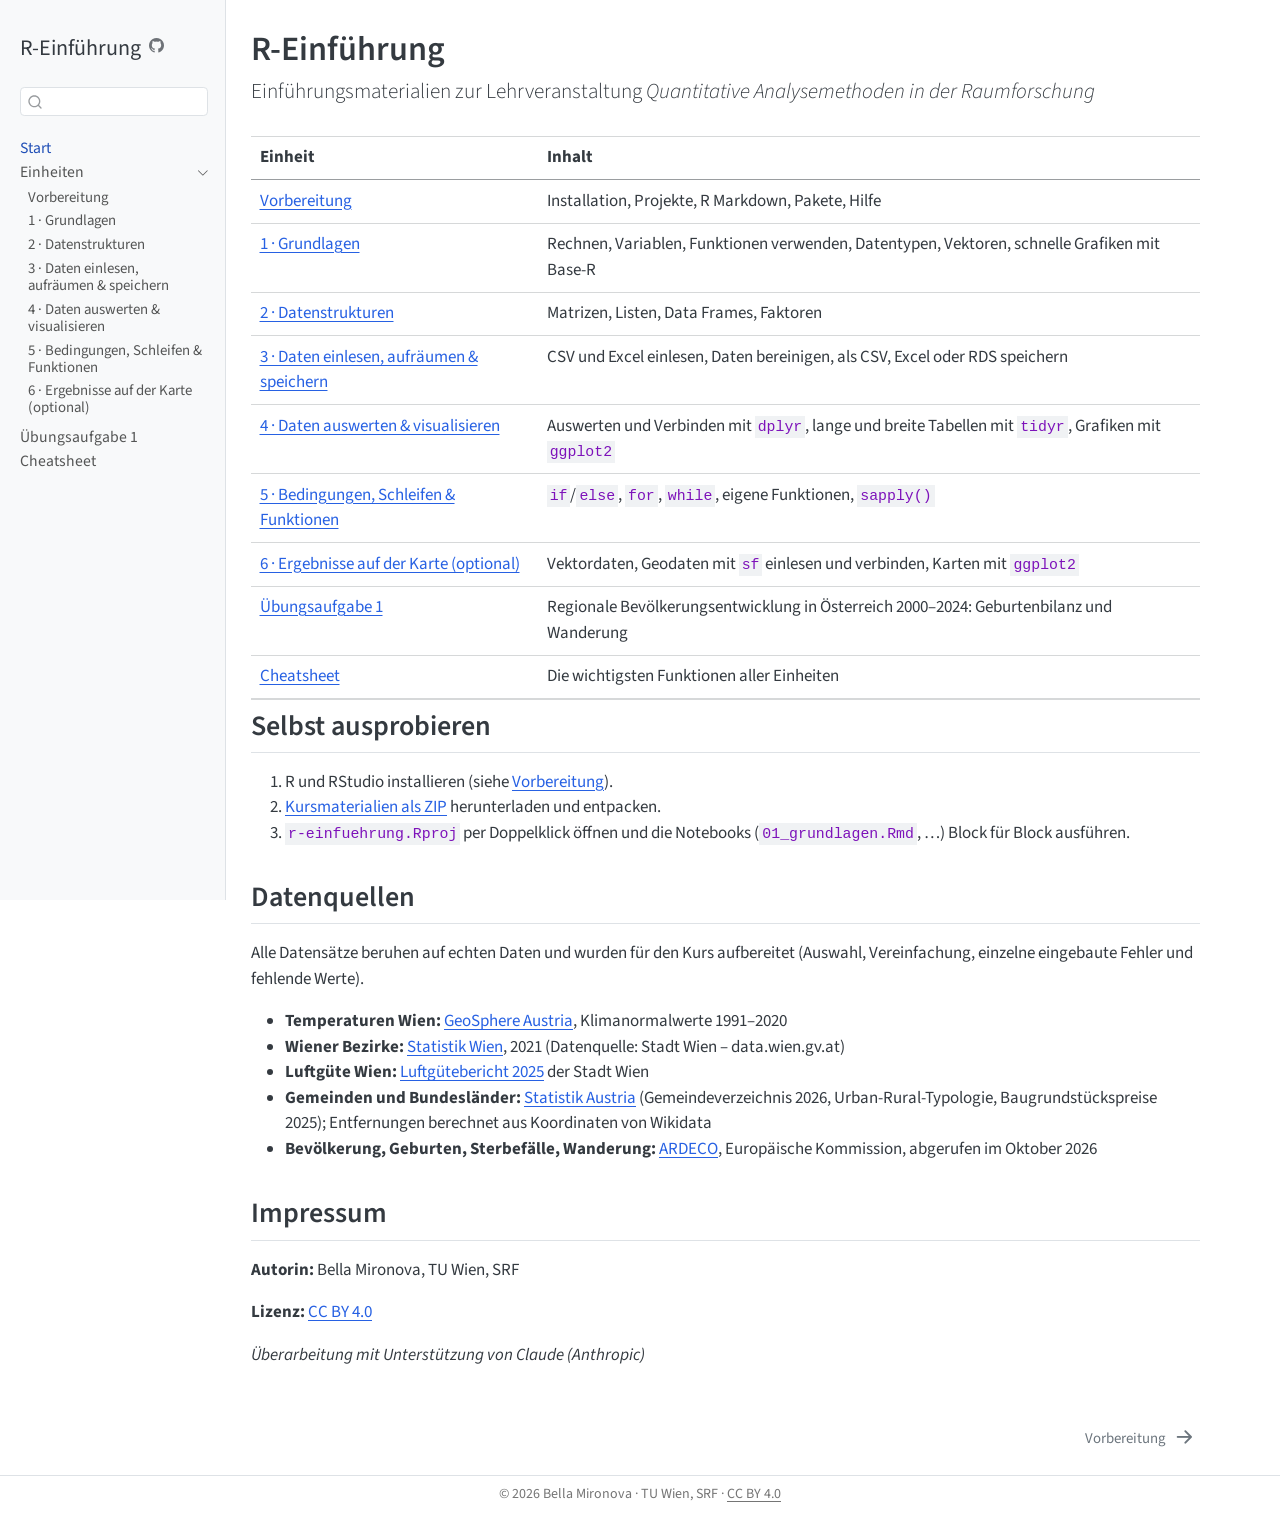
<file: docs/index.html>
<!DOCTYPE html>
<html xmlns="http://www.w3.org/1999/xhtml" lang="de" xml:lang="de"><head>

<meta charset="utf-8">
<meta name="generator" content="quarto-1.10.18">

<meta name="viewport" content="width=device-width, initial-scale=1.0, user-scalable=yes">


<title>R-Einführung</title>
<style>
/* Default styles provided by pandoc.
** See https://pandoc.org/MANUAL.html#variables-for-html for config info.
*/
span.smallcaps{font-variant: small-caps;}
div.columns{display: flex; gap: 1.5em;}
div.column{flex: auto;}
@media screen {
div.columns{gap: min(4vw, 1.5em);}
div.column{overflow-x: auto;}
}
div.hanging-indent{margin-left: 1.5em; text-indent: -1.5em;}
ul.task-list{list-style: none;}
ul.task-list li input[type="checkbox"] {
  width: 0.8em;
  margin: 0 0.8em 0.2em -1em; /* quarto-specific, see https://github.com/quarto-dev/quarto-cli/issues/4556 */ 
  vertical-align: middle;
}
</style>


<script src="site_libs/quarto-nav/quarto-nav.js"></script>
<script src="site_libs/quarto-nav/headroom.min.js"></script>
<script src="site_libs/clipboard/clipboard.min.js"></script>
<script src="site_libs/quarto-search/autocomplete.umd.js"></script>
<script src="site_libs/quarto-search/fuse.min.js"></script>
<script src="site_libs/quarto-search/quarto-search.js"></script>
<meta name="quarto:offset" content="./">
<link href="./vorbereitung.html" rel="next">
<script src="site_libs/quarto-html/quarto.js" type="module"></script>
<script src="site_libs/quarto-html/tabsets/tabsets.js" type="module"></script>
<script src="site_libs/quarto-html/popper.min.js"></script>
<script src="site_libs/quarto-html/tippy.umd.min.js"></script>
<script src="site_libs/quarto-html/anchor.min.js"></script>
<link href="site_libs/quarto-html/tippy.css" rel="stylesheet">
<link href="site_libs/quarto-html/quarto-syntax-highlighting-64a204ab8560d761af7679ceaba22944.css" rel="stylesheet" id="quarto-text-highlighting-styles">
<script src="site_libs/bootstrap/bootstrap.min.js"></script>
<link href="site_libs/bootstrap/bootstrap-icons.css" rel="stylesheet">
<link href="site_libs/bootstrap/bootstrap-b780e26fcea2d1faebb34e9a9f24195f.min.css" rel="stylesheet" append-hash="true" id="quarto-bootstrap" data-mode="light">
<script id="quarto-search-options" type="application/json">{
  "location": "sidebar",
  "copy-button": false,
  "collapse-after": 3,
  "panel-placement": "start",
  "type": "textbox",
  "limit": 50,
  "keyboard-shortcut": [
    "f",
    "/",
    "s"
  ],
  "show-item-context": false,
  "language": {
    "search-no-results-text": "Keine Treffer",
    "search-matching-documents-text": "Treffer",
    "search-copy-link-title": "Link in die Suche kopieren",
    "search-hide-matches-text": "Zusätzliche Treffer verbergen",
    "search-more-match-text": "weitere Treffer in diesem Dokument",
    "search-more-matches-text": "weitere Treffer in diesem Dokument",
    "search-clear-button-title": "Zurücksetzen",
    "search-text-placeholder": "",
    "search-detached-cancel-button-title": "Abbrechen",
    "search-submit-button-title": "Abschicken",
    "search-label": "Suchen"
  }
}</script>


<link rel="stylesheet" href="styles.css">
</head>

<body class="nav-sidebar docked fullcontent quarto-light">

<div id="quarto-search-results"></div>
  <header id="quarto-header" class="headroom fixed-top">
  <nav class="quarto-secondary-nav">
    <div class="container-fluid d-flex">
      <button type="button" class="quarto-btn-toggle btn" data-bs-toggle="collapse" role="button" data-bs-target=".quarto-sidebar-collapse-item" aria-controls="quarto-sidebar" aria-expanded="false" aria-label="Seitenleiste umschalten" onclick="if (window.quartoToggleHeadroom) { window.quartoToggleHeadroom(); }">
        <i class="bi bi-layout-text-sidebar-reverse"></i>
      </button>
        <nav class="quarto-page-breadcrumbs" aria-label="breadcrumb"><ol class="breadcrumb"><li class="breadcrumb-item"><a href="./index.html">Start</a></li></ol></nav>
        <a class="flex-grow-1" role="navigation" data-bs-toggle="collapse" data-bs-target=".quarto-sidebar-collapse-item" aria-controls="quarto-sidebar" aria-expanded="false" aria-label="Seitenleiste umschalten" onclick="if (window.quartoToggleHeadroom) { window.quartoToggleHeadroom(); }">      
        </a>
      <button type="button" class="btn quarto-search-button" aria-label="Suchen" onclick="window.quartoOpenSearch();">
        <i class="bi bi-search"></i>
      </button>
    </div>
  </nav>
</header>
<!-- content -->
<div id="quarto-content" class="quarto-container page-columns page-rows-contents page-layout-article">
<!-- sidebar -->
  <nav id="quarto-sidebar" class="sidebar collapse collapse-horizontal quarto-sidebar-collapse-item sidebar-navigation docked overflow-auto">
    <div class="pt-lg-2 mt-2 text-left sidebar-header">
    <div class="sidebar-title mb-0 py-0">
      <a href="./">R-Einführung</a> 
        <div class="sidebar-tools-main">
    <a href="https://github.com/bella-mir/r-einfuehrung" title="" class="quarto-navigation-tool px-1" aria-label=""><i class="bi bi-github"></i></a>
</div>
    </div>
      </div>
        <div class="mt-2 flex-shrink-0 align-items-center">
        <div class="sidebar-search">
        <div id="quarto-search" class="" title="Suchen"></div>
        </div>
        </div>
    <div class="sidebar-menu-container"> 
    <ul class="list-unstyled mt-1">
        <li class="sidebar-item">
  <div class="sidebar-item-container"> 
  <a href="./index.html" class="sidebar-item-text sidebar-link active">
 <span class="menu-text">Start</span></a>
  </div>
</li>
        <li class="sidebar-item sidebar-item-section">
      <div class="sidebar-item-container"> 
            <a class="sidebar-item-text sidebar-link text-start" data-bs-toggle="collapse" data-bs-target="#quarto-sidebar-section-1" role="navigation" aria-expanded="true">
 <span class="menu-text">Einheiten</span></a>
          <a class="sidebar-item-toggle text-start" data-bs-toggle="collapse" data-bs-target="#quarto-sidebar-section-1" role="navigation" aria-expanded="true" aria-label="Abschnitt umschalten">
            <i class="bi bi-chevron-right ms-2"></i>
          </a> 
      </div>
      <ul id="quarto-sidebar-section-1" class="collapse list-unstyled sidebar-section depth1 show">  
          <li class="sidebar-item">
  <div class="sidebar-item-container"> 
  <a href="./vorbereitung.html" class="sidebar-item-text sidebar-link">
 <span class="menu-text">Vorbereitung</span></a>
  </div>
</li>
          <li class="sidebar-item">
  <div class="sidebar-item-container"> 
  <a href="./einheit-1.html" class="sidebar-item-text sidebar-link">
 <span class="menu-text">1 · Grundlagen</span></a>
  </div>
</li>
          <li class="sidebar-item">
  <div class="sidebar-item-container"> 
  <a href="./einheit-2.html" class="sidebar-item-text sidebar-link">
 <span class="menu-text">2 · Datenstrukturen</span></a>
  </div>
</li>
          <li class="sidebar-item">
  <div class="sidebar-item-container"> 
  <a href="./einheit-3.html" class="sidebar-item-text sidebar-link">
 <span class="menu-text">3 · Daten einlesen, aufräumen &amp; speichern</span></a>
  </div>
</li>
          <li class="sidebar-item">
  <div class="sidebar-item-container"> 
  <a href="./einheit-4.html" class="sidebar-item-text sidebar-link">
 <span class="menu-text">4 · Daten auswerten &amp; visualisieren</span></a>
  </div>
</li>
          <li class="sidebar-item">
  <div class="sidebar-item-container"> 
  <a href="./einheit-5.html" class="sidebar-item-text sidebar-link">
 <span class="menu-text">5 · Bedingungen, Schleifen &amp; Funktionen</span></a>
  </div>
</li>
          <li class="sidebar-item">
  <div class="sidebar-item-container"> 
  <a href="./einheit-6.html" class="sidebar-item-text sidebar-link">
 <span class="menu-text">6 · Ergebnisse auf der Karte (optional)</span></a>
  </div>
</li>
      </ul>
  </li>
        <li class="sidebar-item">
  <div class="sidebar-item-container"> 
  <a href="./uebungsaufgabe-1.html" class="sidebar-item-text sidebar-link">
 <span class="menu-text">Übungsaufgabe 1</span></a>
  </div>
</li>
        <li class="sidebar-item">
  <div class="sidebar-item-container"> 
  <a href="./cheatsheet.html" class="sidebar-item-text sidebar-link">
 <span class="menu-text">Cheatsheet</span></a>
  </div>
</li>
    </ul>
    </div>
</nav>
<div id="quarto-sidebar-glass" class="quarto-sidebar-collapse-item" data-bs-toggle="collapse" data-bs-target=".quarto-sidebar-collapse-item"></div>
<!-- margin-sidebar -->
    
<!-- main -->
<main class="content" id="quarto-document-content">

<header id="title-block-header" class="quarto-title-block default">
<div class="quarto-title">
<h1 class="title">R-Einführung</h1>
<p class="subtitle lead">Einführungsmaterialien zur Lehrveranstaltung <em>Quantitative Analysemethoden in der Raumforschung</em></p>
</div>



<div class="quarto-title-meta">

    
  
    
  </div>
  


</header>


<table class="caption-top table">
<thead>
<tr class="header">
<th>Einheit</th>
<th>Inhalt</th>
</tr>
</thead>
<tbody>
<tr class="odd">
<td><a href="./vorbereitung.html">Vorbereitung</a></td>
<td>Installation, Projekte, R Markdown, Pakete, Hilfe</td>
</tr>
<tr class="even">
<td><a href="./einheit-1.html">1 · Grundlagen</a></td>
<td>Rechnen, Variablen, Funktionen verwenden, Datentypen, Vektoren, schnelle Grafiken mit Base-R</td>
</tr>
<tr class="odd">
<td><a href="./einheit-2.html">2 · Datenstrukturen</a></td>
<td>Matrizen, Listen, Data Frames, Faktoren</td>
</tr>
<tr class="even">
<td><a href="./einheit-3.html">3 · Daten einlesen, aufräumen &amp; speichern</a></td>
<td>CSV und Excel einlesen, Daten bereinigen, als CSV, Excel oder RDS speichern</td>
</tr>
<tr class="odd">
<td><a href="./einheit-4.html">4 · Daten auswerten &amp; visualisieren</a></td>
<td>Auswerten und Verbinden mit <code>dplyr</code>, lange und breite Tabellen mit <code>tidyr</code>, Grafiken mit <code>ggplot2</code></td>
</tr>
<tr class="even">
<td><a href="./einheit-5.html">5 · Bedingungen, Schleifen &amp; Funktionen</a></td>
<td><code>if</code>/<code>else</code>, <code>for</code>, <code>while</code>, eigene Funktionen, <code>sapply()</code></td>
</tr>
<tr class="odd">
<td><a href="./einheit-6.html">6 · Ergebnisse auf der Karte (optional)</a></td>
<td>Vektordaten, Geodaten mit <code>sf</code> einlesen und verbinden, Karten mit <code>ggplot2</code></td>
</tr>
<tr class="even">
<td><a href="./uebungsaufgabe-1.html">Übungsaufgabe 1</a></td>
<td>Regionale Bevölkerungsentwicklung in Österreich 2000–2024: Geburtenbilanz und Wanderung</td>
</tr>
<tr class="odd">
<td><a href="./cheatsheet.html">Cheatsheet</a></td>
<td>Die wichtigsten Funktionen aller Einheiten</td>
</tr>
</tbody>
</table>
<section id="selbst-ausprobieren" class="level2">
<h2 class="anchored" data-anchor-id="selbst-ausprobieren">Selbst ausprobieren</h2>
<ol type="1">
<li>R und RStudio installieren (siehe <a href="./vorbereitung.html#installation">Vorbereitung</a>).</li>
<li><a href="https://github.com/bella-mir/r-einfuehrung/archive/refs/heads/main.zip">Kursmaterialien als ZIP</a> herunterladen und entpacken.</li>
<li><code>r-einfuehrung.Rproj</code> per Doppelklick öffnen und die Notebooks (<code>01_grundlagen.Rmd</code>, …) Block für Block ausführen.</li>
</ol>
</section>
<section id="datenquellen" class="level2">
<h2 class="anchored" data-anchor-id="datenquellen">Datenquellen</h2>
<p>Alle Datensätze beruhen auf echten Daten und wurden für den Kurs aufbereitet (Auswahl, Vereinfachung, einzelne eingebaute Fehler und fehlende Werte).</p>
<ul>
<li><strong>Temperaturen Wien:</strong> <a href="https://www.geosphere.at">GeoSphere Austria</a>, Klimanormalwerte 1991–2020</li>
<li><strong>Wiener Bezirke:</strong> <a href="https://www.wien.gv.at/statistik/bezirksdaten">Statistik Wien</a>, 2021 (Datenquelle: Stadt Wien – data.wien.gv.at)</li>
<li><strong>Luftgüte Wien:</strong> <a href="https://www.wien.gv.at/spezial/luftguetebericht/">Luftgütebericht 2025</a> der Stadt Wien</li>
<li><strong>Gemeinden und Bundesländer:</strong> <a href="https://www.statistik.at">Statistik Austria</a> (Gemeindeverzeichnis 2026, Urban-Rural-Typologie, Baugrundstückspreise 2025); Entfernungen berechnet aus Koordinaten von Wikidata</li>
<li><strong>Bevölkerung, Geburten, Sterbefälle, Wanderung:</strong> <a href="https://urban.jrc.ec.europa.eu/ardeco">ARDECO</a>, Europäische Kommission, abgerufen im Oktober 2026</li>
</ul>
</section>
<section id="impressum" class="level2">
<h2 class="anchored" data-anchor-id="impressum">Impressum</h2>
<p><strong>Autorin:</strong> Bella Mironova, TU Wien, SRF</p>
<p><strong>Lizenz:</strong> <a href="https://creativecommons.org/licenses/by/4.0/deed.de">CC BY 4.0</a></p>
<p><em>Überarbeitung mit Unterstützung von Claude (Anthropic)</em></p>


</section>

</main> <!-- /main -->
<script id="quarto-html-after-body" type="application/javascript">
  window.document.addEventListener("DOMContentLoaded", function (event) {
    const icon = "";
    const anchorJS = new window.AnchorJS();
    anchorJS.options = {
      placement: 'right',
      icon: icon
    };
    anchorJS.add('.anchored');
    const isCodeAnnotation = (el) => {
      for (const clz of el.classList) {
        if (clz.startsWith('code-annotation-')) {                     
          return true;
        }
      }
      return false;
    }
    const onCopySuccess = function(e) {
      // button target
      const button = e.trigger;
      // don't keep focus
      button.blur();
      // flash "checked"
      button.classList.add('code-copy-button-checked');
      var currentTitle = button.getAttribute("title");
      button.setAttribute("title", "Kopiert");
      let tooltip;
      if (window.bootstrap) {
        button.setAttribute("data-bs-toggle", "tooltip");
        button.setAttribute("data-bs-placement", "left");
        button.setAttribute("data-bs-title", "Kopiert");
        tooltip = new bootstrap.Tooltip(button, 
          { trigger: "manual", 
            customClass: "code-copy-button-tooltip",
            offset: [0, -8]});
        tooltip.show();    
      }
      setTimeout(function() {
        if (tooltip) {
          tooltip.hide();
          button.removeAttribute("data-bs-title");
          button.removeAttribute("data-bs-toggle");
          button.removeAttribute("data-bs-placement");
        }
        button.setAttribute("title", currentTitle);
        button.classList.remove('code-copy-button-checked');
      }, 1000);
      // clear code selection
      e.clearSelection();
    }
    const getTextToCopy = function(trigger) {
      const outerScaffold = trigger.parentElement.cloneNode(true);
      const codeEl = outerScaffold.querySelector('code');
      for (const childEl of codeEl.children) {
        if (isCodeAnnotation(childEl)) {
          childEl.remove();
        }
      }
      return codeEl.innerText;
    }
    const clipboard = new window.ClipboardJS('.code-copy-button:not([data-in-quarto-modal])', {
      text: getTextToCopy
    });
    clipboard.on('success', onCopySuccess);
    if (window.document.getElementById('quarto-embedded-source-code-modal')) {
      const clipboardModal = new window.ClipboardJS('.code-copy-button[data-in-quarto-modal]', {
        text: getTextToCopy,
        container: window.document.getElementById('quarto-embedded-source-code-modal')
      });
      clipboardModal.on('success', onCopySuccess);
    }
      var localhostRegex = new RegExp(/^(?:http|https):\/\/localhost\:?[0-9]*\//);
      var mailtoRegex = new RegExp(/^mailto:/);
        var filterRegex = new RegExp('/' + window.location.host + '/');
      var isInternal = (href) => {
          return filterRegex.test(href) || localhostRegex.test(href) || mailtoRegex.test(href);
      }
      // Inspect non-navigation links and adorn them if external
     var links = window.document.querySelectorAll('a[href]:not(.nav-link):not(.navbar-brand):not(.toc-action):not(.sidebar-link):not(.sidebar-item-toggle):not(.pagination-link):not(.no-external):not([aria-hidden]):not(.dropdown-item):not(.quarto-navigation-tool):not(.about-link)');
      for (var i=0; i<links.length; i++) {
        const link = links[i];
        if (!isInternal(link.href)) {
          // undo the damage that might have been done by quarto-nav.js in the case of
          // links that we want to consider external
          if (link.dataset.originalHref !== undefined) {
            link.href = link.dataset.originalHref;
          }
        }
      }
    function tippyHover(el, contentFn, onTriggerFn, onUntriggerFn) {
      const config = {
        allowHTML: true,
        maxWidth: 500,
        delay: 100,
        arrow: false,
        appendTo: function(el) {
            return el.parentElement;
        },
        interactive: true,
        interactiveBorder: 10,
        theme: 'quarto',
        placement: 'bottom-start',
      };
      if (contentFn) {
        config.content = contentFn;
      }
      if (onTriggerFn) {
        config.onTrigger = onTriggerFn;
      }
      if (onUntriggerFn) {
        config.onUntrigger = onUntriggerFn;
      }
      window.tippy(el, config); 
    }
    const noterefs = window.document.querySelectorAll('a[role="doc-noteref"]');
    for (var i=0; i<noterefs.length; i++) {
      const ref = noterefs[i];
      tippyHover(ref, function() {
        // use id or data attribute instead here
        let href = ref.getAttribute('data-footnote-href') || ref.getAttribute('href');
        try { href = new URL(href).hash; } catch {}
        const id = href.replace(/^#\/?/, "");
        const note = window.document.getElementById(id);
        if (note) {
          return note.innerHTML;
        } else {
          return "";
        }
      });
    }
    const xrefs = window.document.querySelectorAll('a.quarto-xref');
    const processXRef = (id, note) => {
      // Strip column container classes
      const stripColumnClz = (el) => {
        el.classList.remove("page-full", "page-columns");
        if (el.children) {
          for (const child of el.children) {
            stripColumnClz(child);
          }
        }
      }
      stripColumnClz(note)
      if (id === null || id.startsWith('sec-')) {
        // Special case sections, only their first couple elements
        const container = document.createElement("div");
        if (note.children && note.children.length > 2) {
          container.appendChild(note.children[0].cloneNode(true));
          for (let i = 1; i < note.children.length; i++) {
            const child = note.children[i];
            if (child.tagName === "P" && child.innerText === "") {
              continue;
            } else {
              container.appendChild(child.cloneNode(true));
              break;
            }
          }
          if (window.Quarto?.typesetMath) {
            window.Quarto.typesetMath(container);
          }
          return container.innerHTML
        } else {
          if (window.Quarto?.typesetMath) {
            window.Quarto.typesetMath(note);
          }
          return note.innerHTML;
        }
      } else {
        // Remove any anchor links if they are present
        const anchorLink = note.querySelector('a.anchorjs-link');
        if (anchorLink) {
          anchorLink.remove();
        }
        if (window.Quarto?.typesetMath) {
          window.Quarto.typesetMath(note);
        }
        if (note.classList.contains("callout")) {
          return note.outerHTML;
        } else {
          return note.innerHTML;
        }
      }
    }
    for (var i=0; i<xrefs.length; i++) {
      const xref = xrefs[i];
      tippyHover(xref, undefined, function(instance) {
        instance.disable();
        let url = xref.getAttribute('href');
        let hash = undefined; 
        if (url.startsWith('#')) {
          hash = url;
        } else {
          try { hash = new URL(url).hash; } catch {}
        }
        if (hash) {
          const id = hash.replace(/^#\/?/, "");
          const note = window.document.getElementById(id);
          if (note !== null) {
            try {
              const html = processXRef(id, note.cloneNode(true));
              instance.setContent(html);
            } finally {
              instance.enable();
              instance.show();
            }
          } else {
            // See if we can fetch this
            fetch(url.split('#')[0])
            .then(res => res.text())
            .then(html => {
              const parser = new DOMParser();
              const htmlDoc = parser.parseFromString(html, "text/html");
              const note = htmlDoc.getElementById(id);
              if (note !== null) {
                const html = processXRef(id, note);
                instance.setContent(html);
              } 
            }).finally(() => {
              instance.enable();
              instance.show();
            });
          }
        } else {
          // See if we can fetch a full url (with no hash to target)
          // This is a special case and we should probably do some content thinning / targeting
          fetch(url)
          .then(res => res.text())
          .then(html => {
            const parser = new DOMParser();
            const htmlDoc = parser.parseFromString(html, "text/html");
            const note = htmlDoc.querySelector('main.content');
            if (note !== null) {
              // This should only happen for chapter cross references
              // (since there is no id in the URL)
              // remove the first header
              if (note.children.length > 0 && note.children[0].tagName === "HEADER") {
                note.children[0].remove();
              }
              const html = processXRef(null, note);
              instance.setContent(html);
            } 
          }).finally(() => {
            instance.enable();
            instance.show();
          });
        }
      }, function(instance) {
      });
    }
        let selectedAnnoteEl;
        const selectorForAnnotation = ( cell, annotation) => {
          let cellAttr = 'data-code-cell="' + cell + '"';
          let lineAttr = 'data-code-annotation="' +  annotation + '"';
          const selector = 'span[' + cellAttr + '][' + lineAttr + ']';
          return selector;
        }
        const selectCodeLines = (annoteEl) => {
          const doc = window.document;
          const targetCell = annoteEl.getAttribute("data-target-cell");
          const targetAnnotation = annoteEl.getAttribute("data-target-annotation");
          const annoteSpan = window.document.querySelector(selectorForAnnotation(targetCell, targetAnnotation));
          const lines = annoteSpan.getAttribute("data-code-lines").split(",");
          const lineIds = lines.map((line) => {
            return targetCell + "-" + line;
          })
          let top = null;
          let height = null;
          let parent = null;
          if (lineIds.length > 0) {
              //compute the position of the single el (top and bottom and make a div)
              const el = window.document.getElementById(lineIds[0]);
              top = el.offsetTop;
              height = el.offsetHeight;
              parent = el.parentElement.parentElement;
            if (lineIds.length > 1) {
              const lastEl = window.document.getElementById(lineIds[lineIds.length - 1]);
              const bottom = lastEl.offsetTop + lastEl.offsetHeight;
              height = bottom - top;
            }
            if (top !== null && height !== null && parent !== null) {
              // cook up a div (if necessary) and position it 
              let div = window.document.getElementById("code-annotation-line-highlight");
              if (div === null) {
                div = window.document.createElement("div");
                div.setAttribute("id", "code-annotation-line-highlight");
                div.style.position = 'absolute';
                parent.appendChild(div);
              }
              div.style.top = top - 2 + "px";
              div.style.height = height + 4 + "px";
              div.style.left = 0;
              let gutterDiv = window.document.getElementById("code-annotation-line-highlight-gutter");
              if (gutterDiv === null) {
                gutterDiv = window.document.createElement("div");
                gutterDiv.setAttribute("id", "code-annotation-line-highlight-gutter");
                gutterDiv.style.position = 'absolute';
                const codeCell = window.document.getElementById(targetCell);
                const gutter = codeCell.querySelector('.code-annotation-gutter');
                gutter.appendChild(gutterDiv);
              }
              gutterDiv.style.top = top - 2 + "px";
              gutterDiv.style.height = height + 4 + "px";
            }
            selectedAnnoteEl = annoteEl;
          }
        };
        const unselectCodeLines = () => {
          const elementsIds = ["code-annotation-line-highlight", "code-annotation-line-highlight-gutter"];
          elementsIds.forEach((elId) => {
            const div = window.document.getElementById(elId);
            if (div) {
              div.remove();
            }
          });
          selectedAnnoteEl = undefined;
        };
          // Handle positioning of the toggle
      window.addEventListener(
        "resize",
        throttle(() => {
          elRect = undefined;
          if (selectedAnnoteEl) {
            selectCodeLines(selectedAnnoteEl);
          }
        }, 10)
      );
      function throttle(fn, ms) {
      let throttle = false;
      let timer;
        return (...args) => {
          if(!throttle) { // first call gets through
              fn.apply(this, args);
              throttle = true;
          } else { // all the others get throttled
              if(timer) clearTimeout(timer); // cancel #2
              timer = setTimeout(() => {
                fn.apply(this, args);
                timer = throttle = false;
              }, ms);
          }
        };
      }
        // Attach click handler to the DT
        const annoteDls = window.document.querySelectorAll('dt[data-target-cell]');
        for (const annoteDlNode of annoteDls) {
          annoteDlNode.addEventListener('click', (event) => {
            const clickedEl = event.target;
            if (clickedEl !== selectedAnnoteEl) {
              unselectCodeLines();
              const activeEl = window.document.querySelector('dt[data-target-cell].code-annotation-active');
              if (activeEl) {
                activeEl.classList.remove('code-annotation-active');
              }
              selectCodeLines(clickedEl);
              clickedEl.classList.add('code-annotation-active');
            } else {
              // Unselect the line
              unselectCodeLines();
              clickedEl.classList.remove('code-annotation-active');
            }
          });
        }
    const findCites = (el) => {
      const parentEl = el.parentElement;
      if (parentEl) {
        const cites = parentEl.dataset.cites;
        if (cites) {
          return {
            el,
            cites: cites.split(' ')
          };
        } else {
          return findCites(el.parentElement)
        }
      } else {
        return undefined;
      }
    };
    var bibliorefs = window.document.querySelectorAll('a[role="doc-biblioref"]');
    for (var i=0; i<bibliorefs.length; i++) {
      const ref = bibliorefs[i];
      const citeInfo = findCites(ref);
      if (citeInfo) {
        tippyHover(citeInfo.el, function() {
          var popup = window.document.createElement('div');
          citeInfo.cites.forEach(function(cite) {
            var citeDiv = window.document.createElement('div');
            citeDiv.classList.add('hanging-indent');
            citeDiv.classList.add('csl-entry');
            var biblioDiv = window.document.getElementById('ref-' + cite);
            if (biblioDiv) {
              citeDiv.innerHTML = biblioDiv.innerHTML;
            }
            popup.appendChild(citeDiv);
          });
          return popup.innerHTML;
        });
      }
    }
  });
  </script>
<nav class="page-navigation">
  <div class="nav-page nav-page-previous">
  </div>
  <div class="nav-page nav-page-next">
      <a href="./vorbereitung.html" class="pagination-link" aria-label="Vorbereitung">
        <span class="nav-page-text">Vorbereitung</span> <i class="bi bi-arrow-right-short"></i>
      </a>
  </div>
</nav>
</div> <!-- /content -->
<footer class="footer">
  <div class="nav-footer">
    <div class="nav-footer-left">
      &nbsp;
    </div>   
    <div class="nav-footer-center">
<p>© 2026 Bella Mironova · TU Wien, SRF · <a href="https://creativecommons.org/licenses/by/4.0/deed.de">CC BY 4.0</a></p>
</div>
    <div class="nav-footer-right">
      &nbsp;
    </div>
  </div>
</footer>




</body></html>
</file>
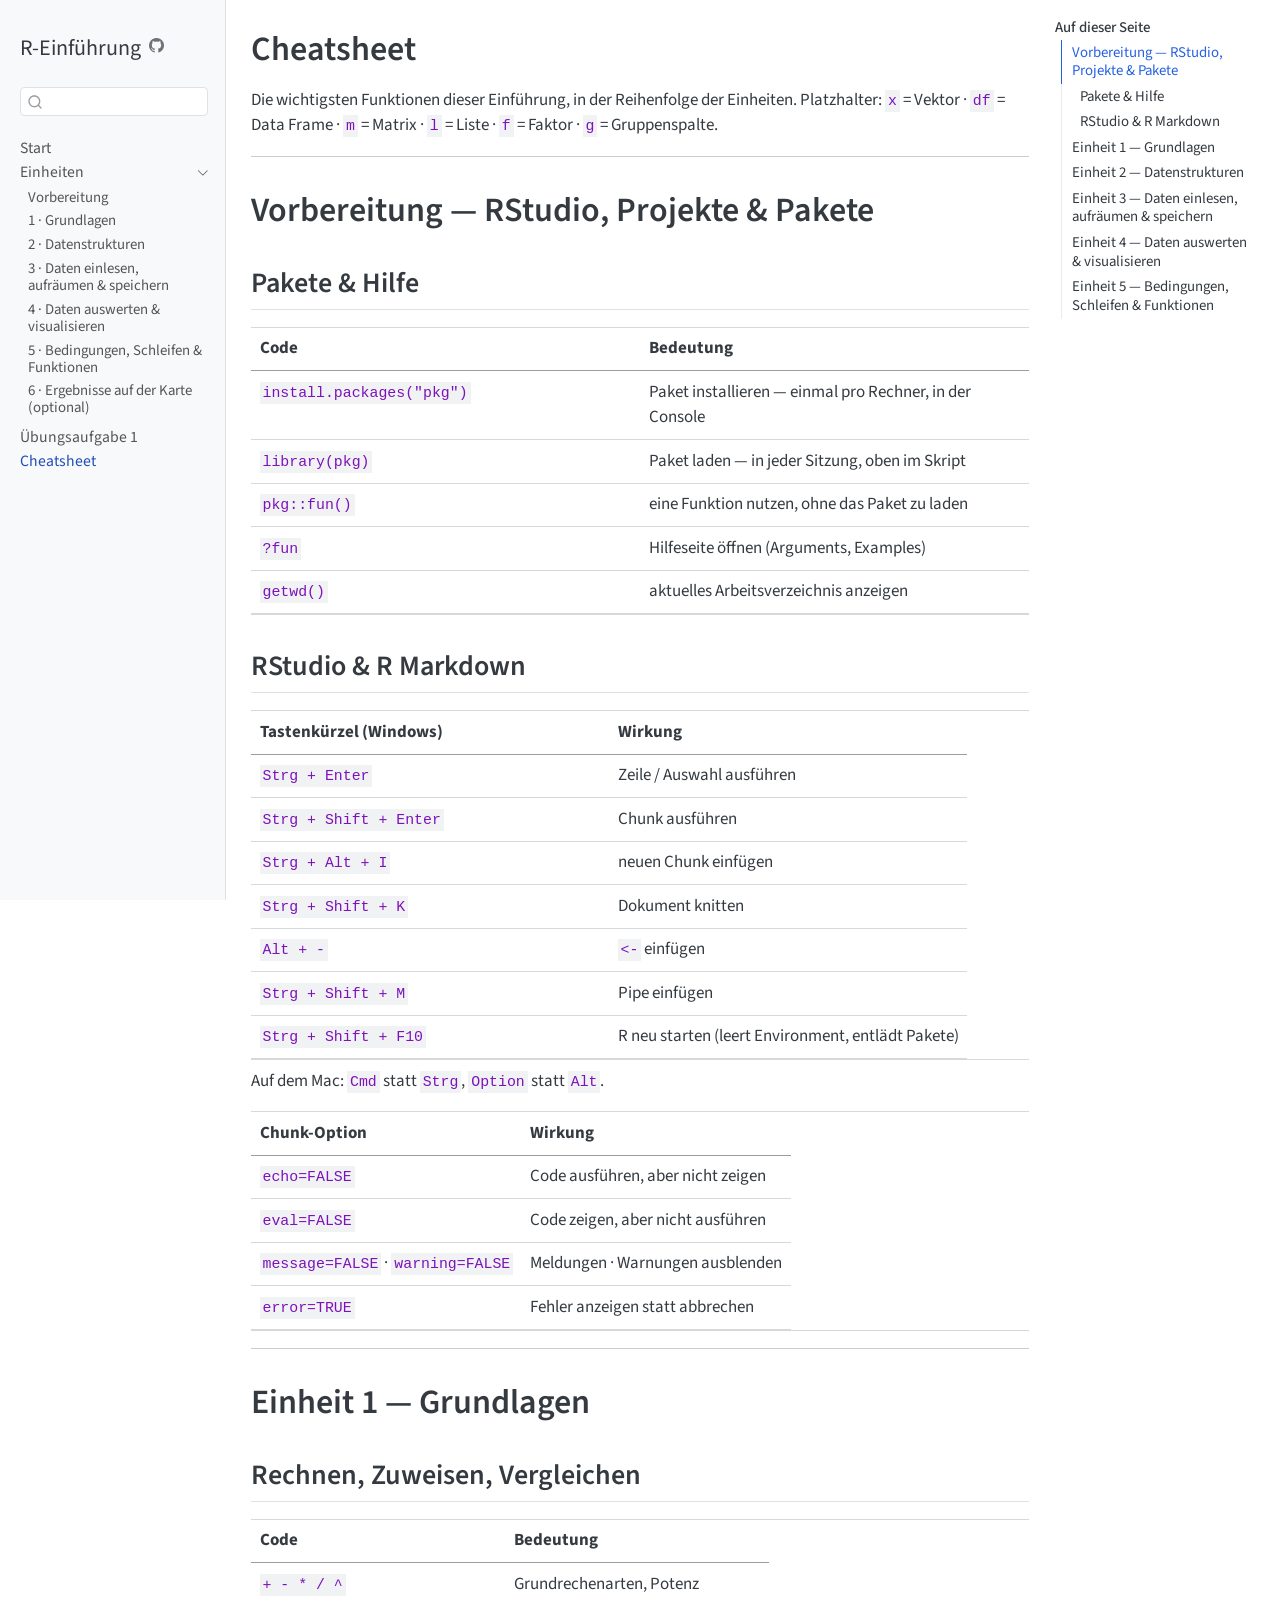
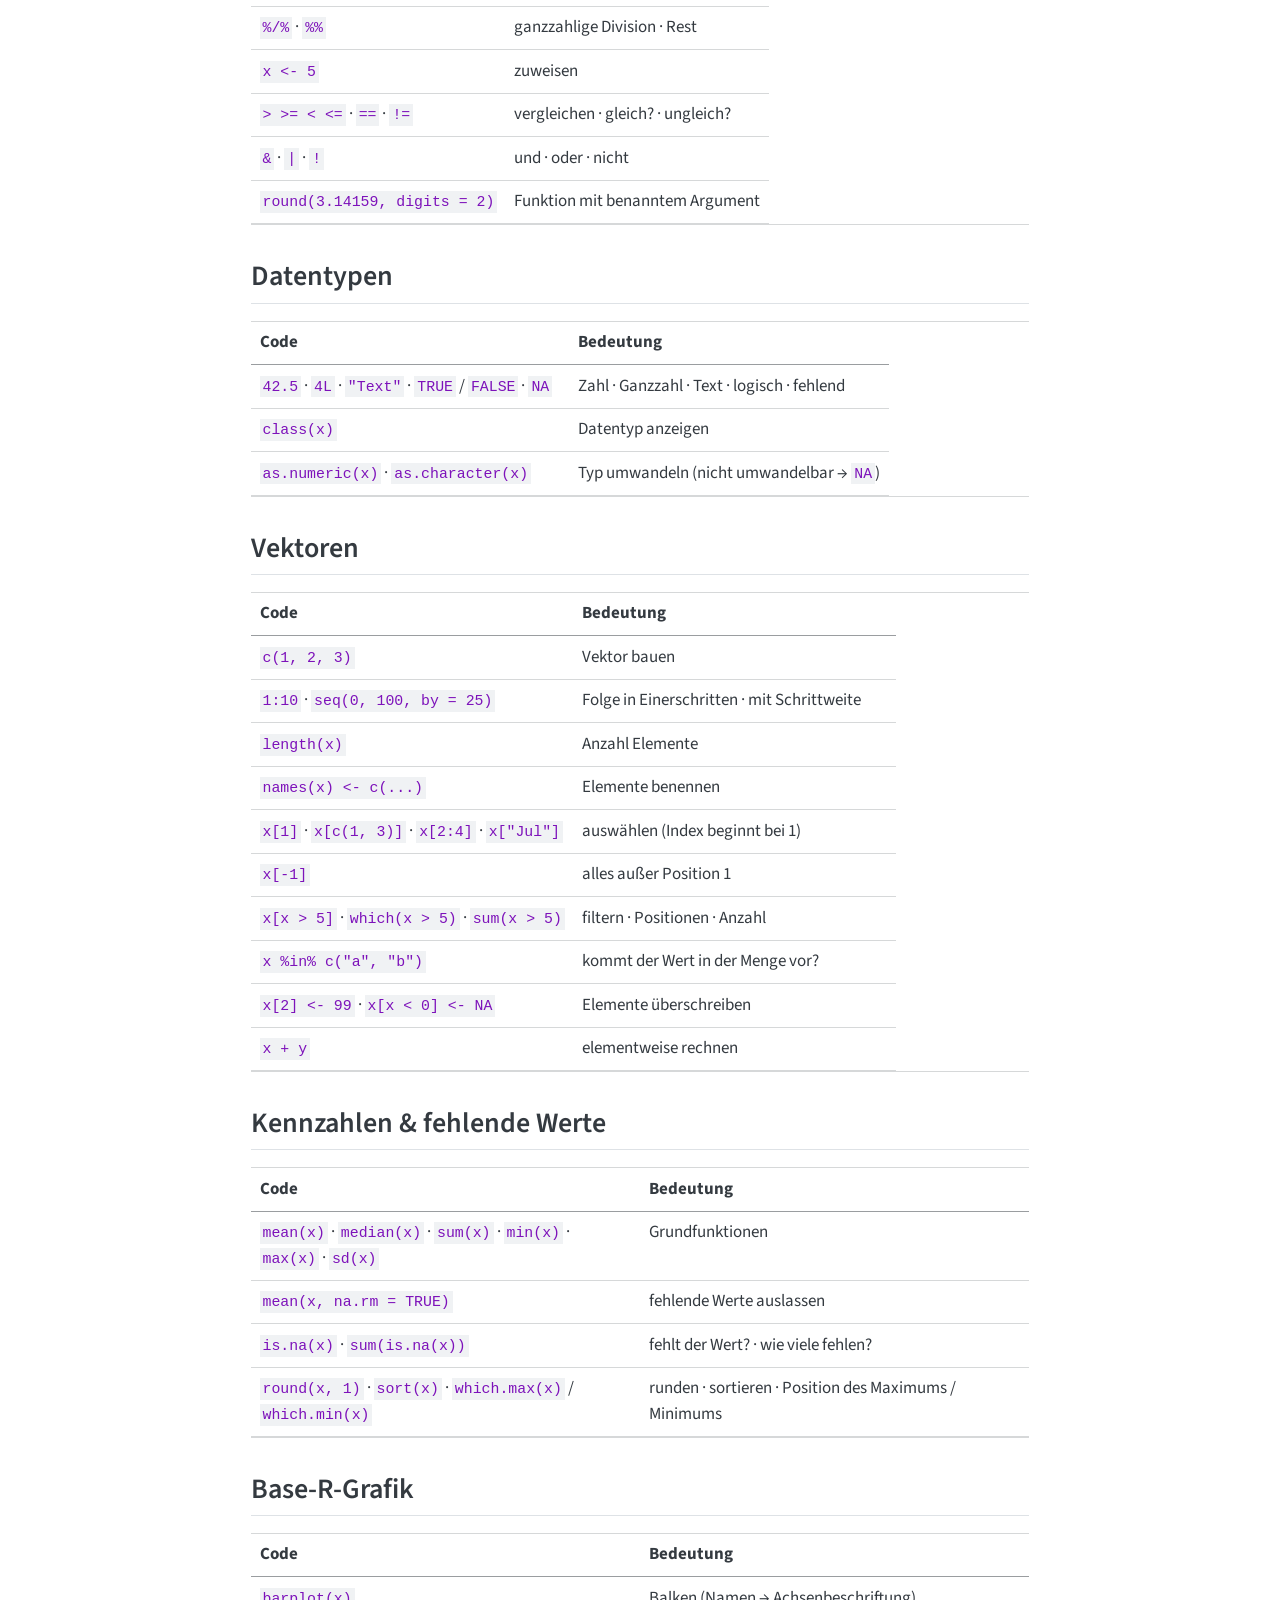
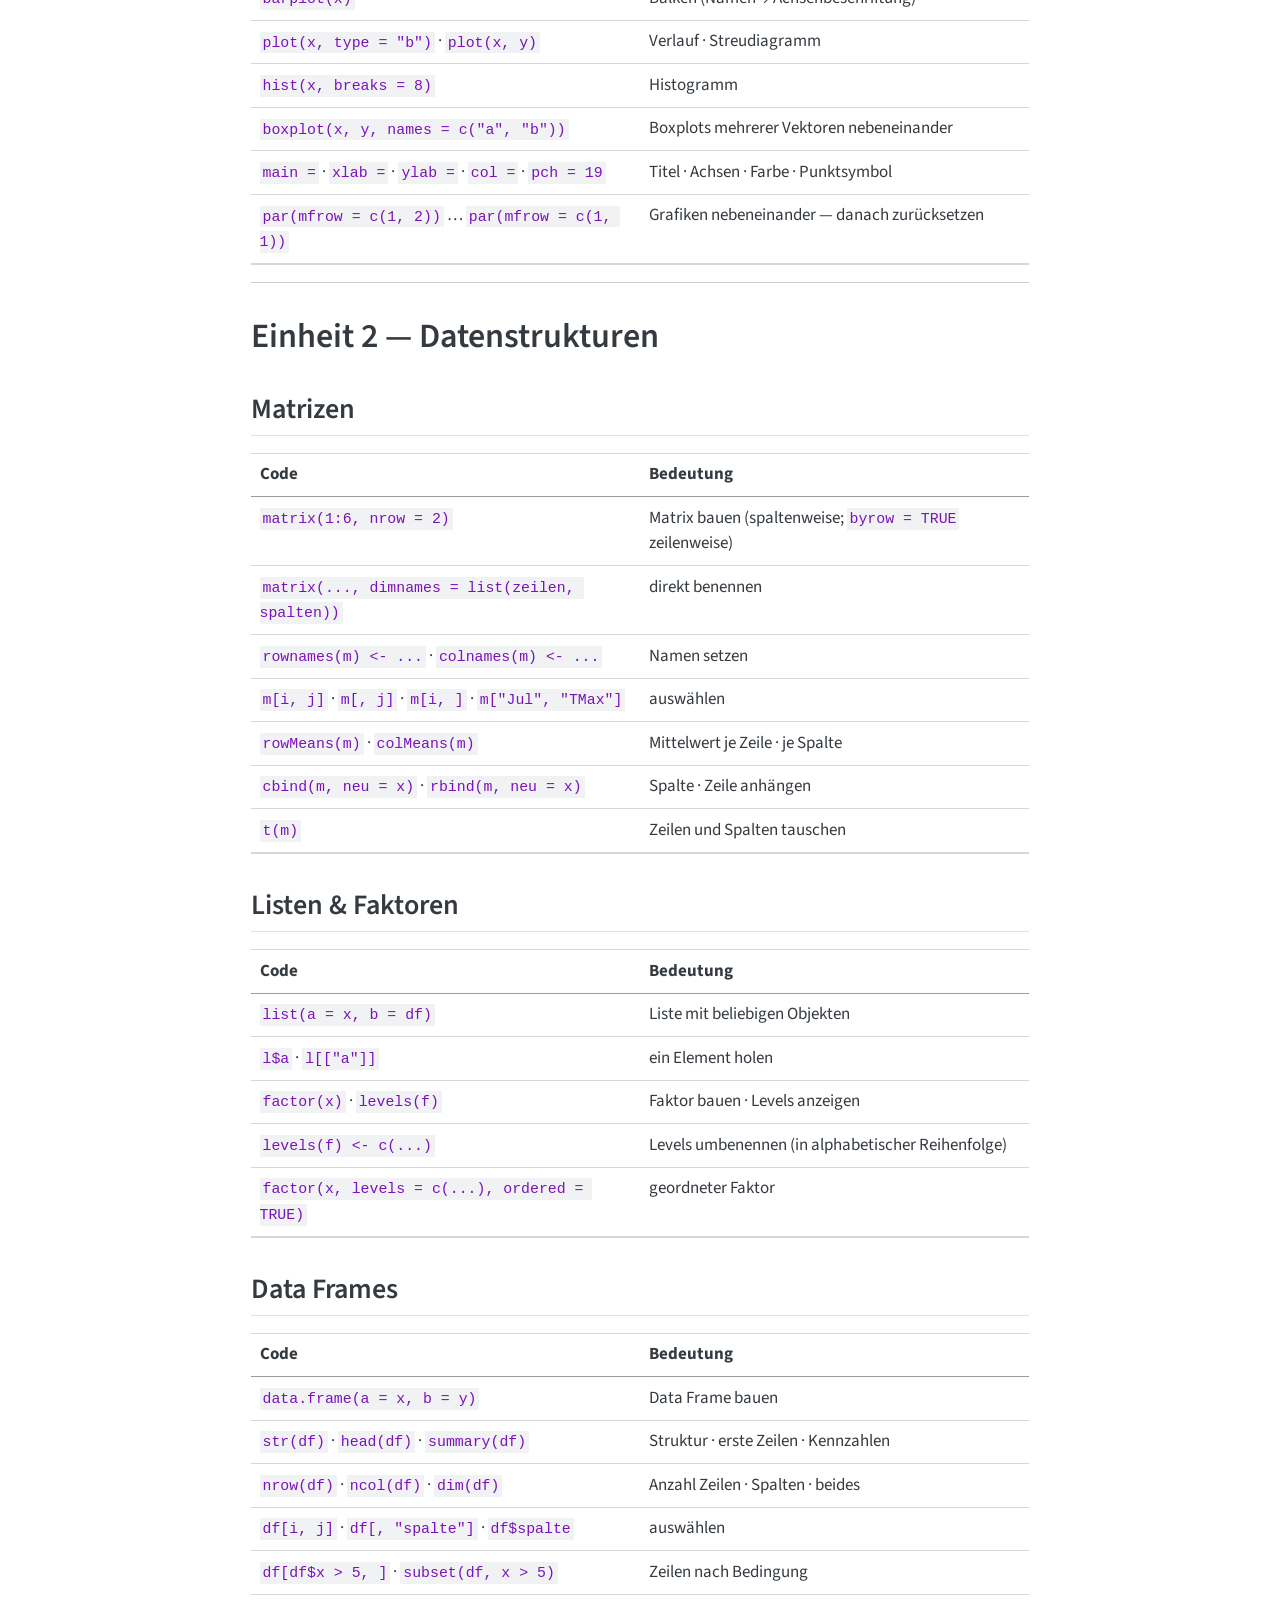
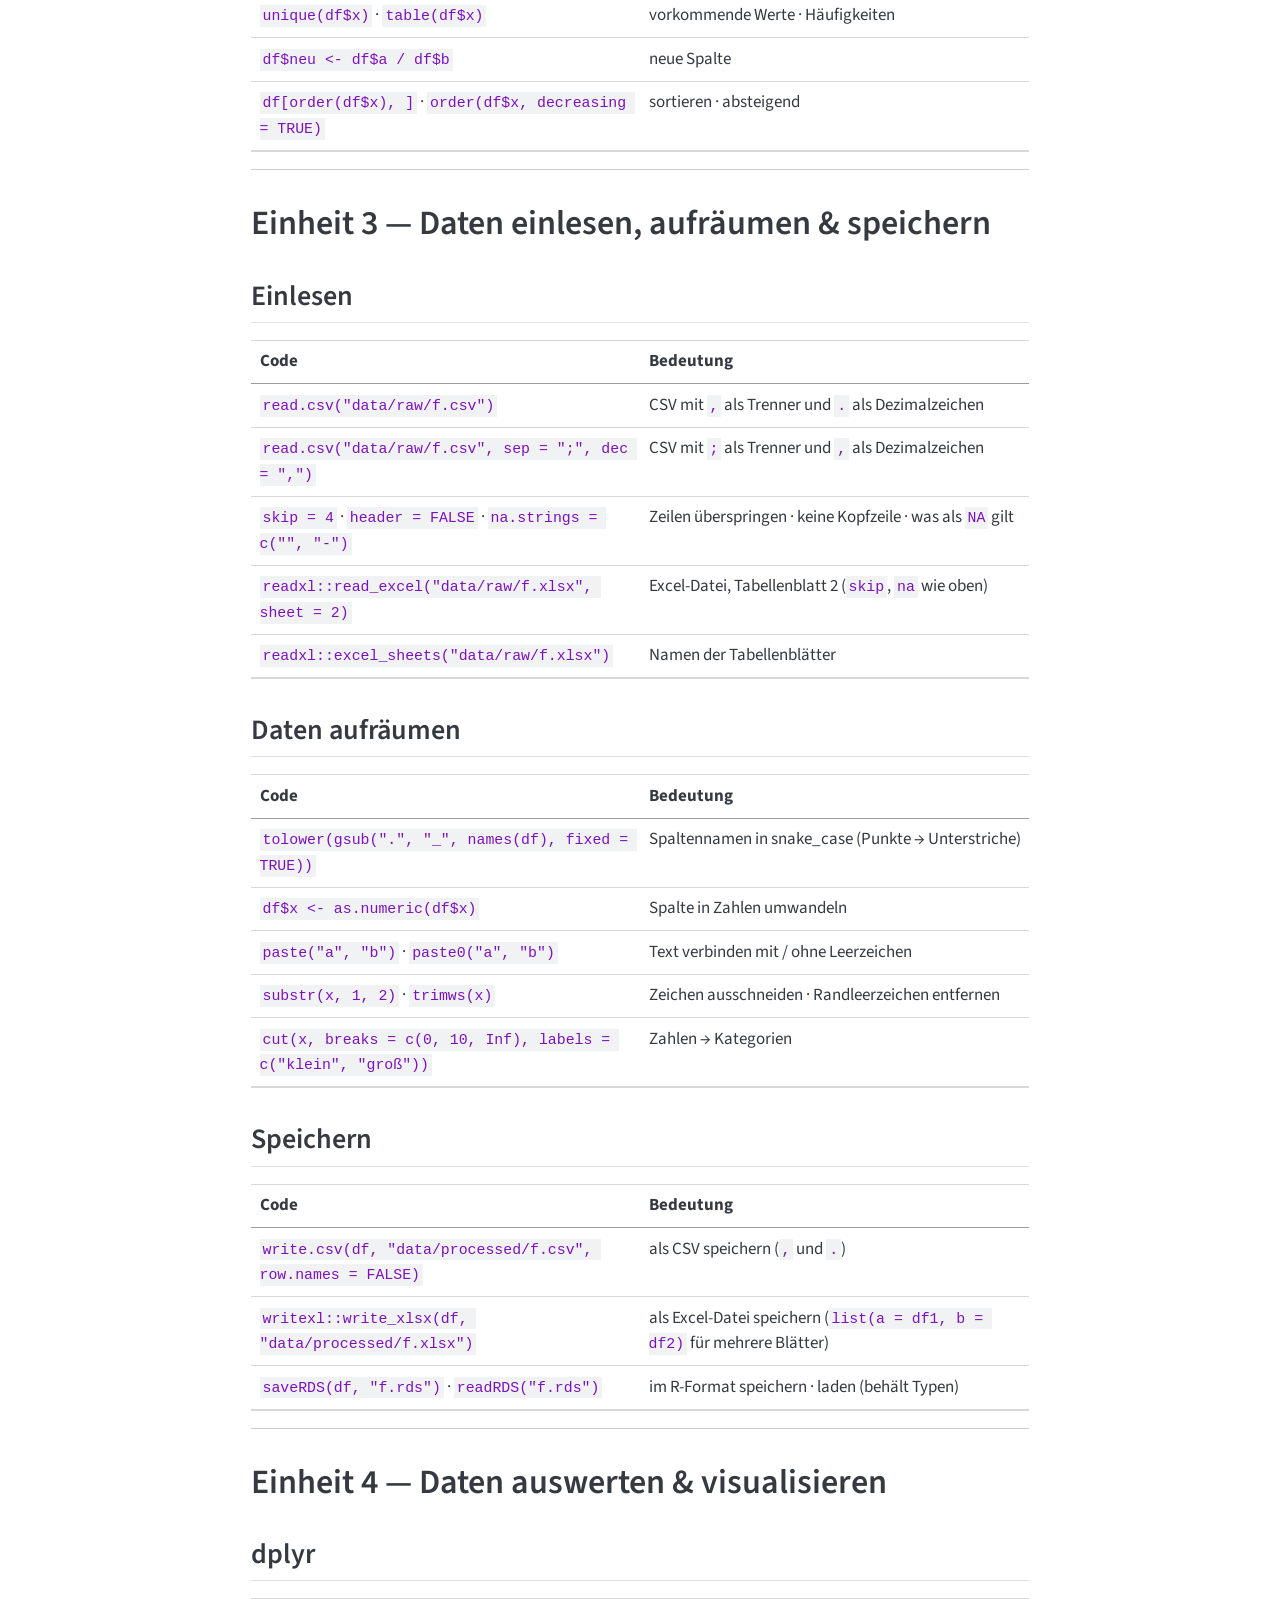
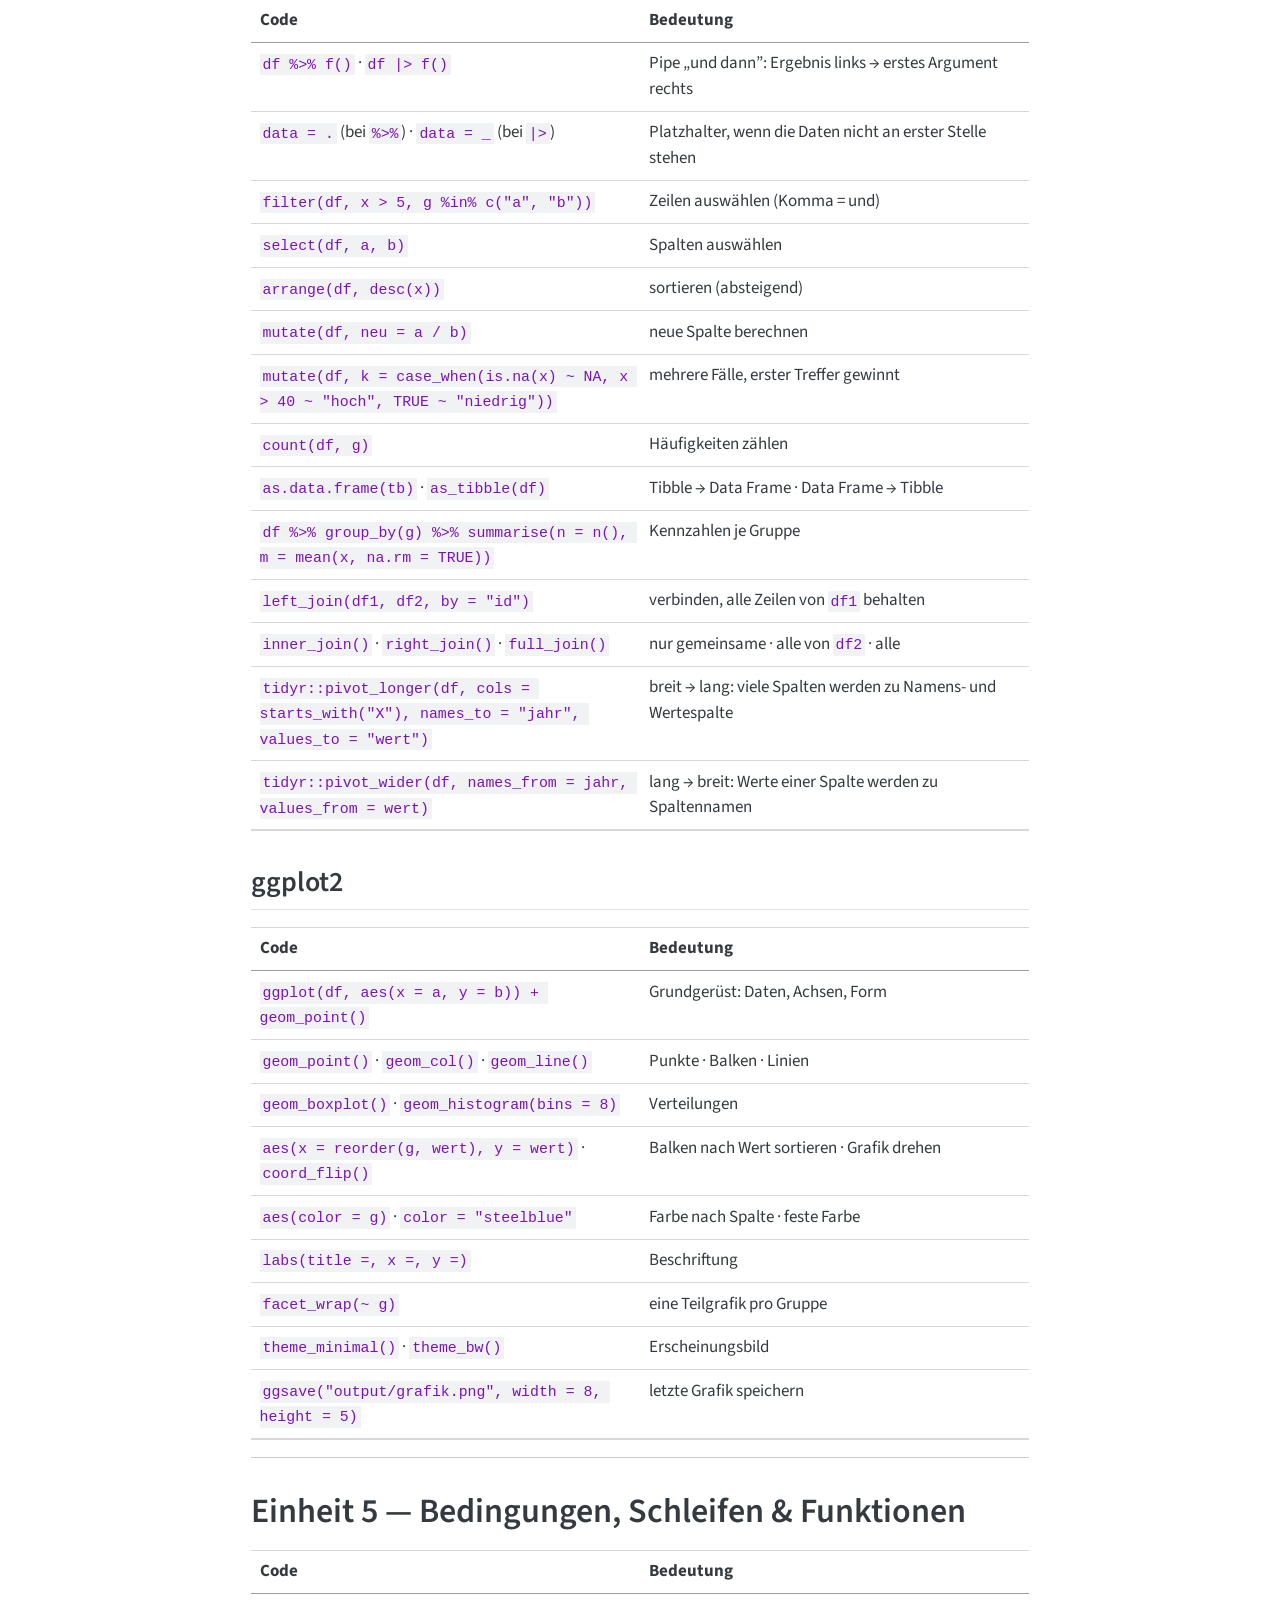
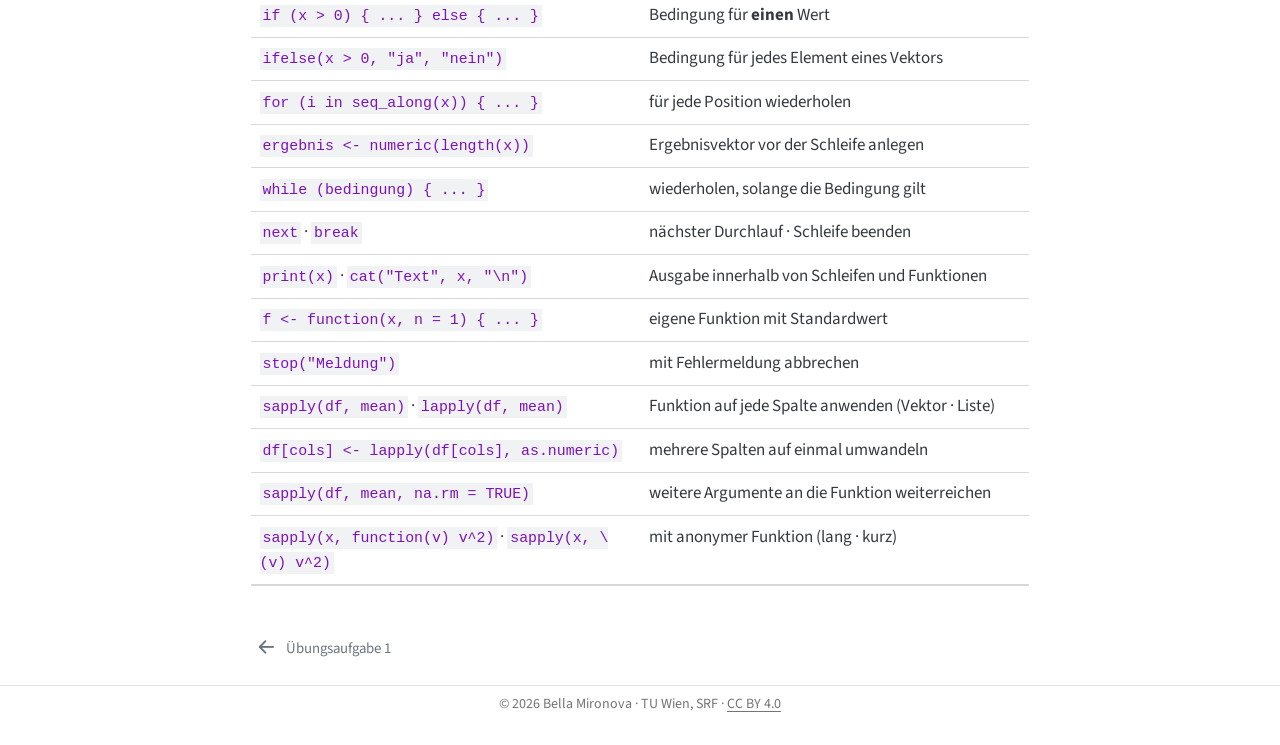
<file: docs/cheatsheet.html>
<!DOCTYPE html>
<html xmlns="http://www.w3.org/1999/xhtml" lang="de" xml:lang="de"><head>

<meta charset="utf-8">
<meta name="generator" content="quarto-1.10.18">

<meta name="viewport" content="width=device-width, initial-scale=1.0, user-scalable=yes">


<title>Cheatsheet – R-Einführung</title>
<style>
/* Default styles provided by pandoc.
** See https://pandoc.org/MANUAL.html#variables-for-html for config info.
*/
span.smallcaps{font-variant: small-caps;}
div.columns{display: flex; gap: 1.5em;}
div.column{flex: auto;}
@media screen {
div.columns{gap: min(4vw, 1.5em);}
div.column{overflow-x: auto;}
}
div.hanging-indent{margin-left: 1.5em; text-indent: -1.5em;}
ul.task-list{list-style: none;}
ul.task-list li input[type="checkbox"] {
  width: 0.8em;
  margin: 0 0.8em 0.2em -1em; /* quarto-specific, see https://github.com/quarto-dev/quarto-cli/issues/4556 */ 
  vertical-align: middle;
}
</style>


<script src="site_libs/quarto-nav/quarto-nav.js"></script>
<script src="site_libs/quarto-nav/headroom.min.js"></script>
<script src="site_libs/clipboard/clipboard.min.js"></script>
<script src="site_libs/quarto-search/autocomplete.umd.js"></script>
<script src="site_libs/quarto-search/fuse.min.js"></script>
<script src="site_libs/quarto-search/quarto-search.js"></script>
<meta name="quarto:offset" content="./">
<link href="./uebungsaufgabe-1.html" rel="prev">
<script src="site_libs/quarto-html/quarto.js" type="module"></script>
<script src="site_libs/quarto-html/tabsets/tabsets.js" type="module"></script>
<script src="site_libs/quarto-html/popper.min.js"></script>
<script src="site_libs/quarto-html/tippy.umd.min.js"></script>
<script src="site_libs/quarto-html/anchor.min.js"></script>
<link href="site_libs/quarto-html/tippy.css" rel="stylesheet">
<link href="site_libs/quarto-html/quarto-syntax-highlighting-64a204ab8560d761af7679ceaba22944.css" rel="stylesheet" id="quarto-text-highlighting-styles">
<script src="site_libs/bootstrap/bootstrap.min.js"></script>
<link href="site_libs/bootstrap/bootstrap-icons.css" rel="stylesheet">
<link href="site_libs/bootstrap/bootstrap-b780e26fcea2d1faebb34e9a9f24195f.min.css" rel="stylesheet" append-hash="true" id="quarto-bootstrap" data-mode="light">
<script id="quarto-search-options" type="application/json">{
  "location": "sidebar",
  "copy-button": false,
  "collapse-after": 3,
  "panel-placement": "start",
  "type": "textbox",
  "limit": 50,
  "keyboard-shortcut": [
    "f",
    "/",
    "s"
  ],
  "show-item-context": false,
  "language": {
    "search-no-results-text": "Keine Treffer",
    "search-matching-documents-text": "Treffer",
    "search-copy-link-title": "Link in die Suche kopieren",
    "search-hide-matches-text": "Zusätzliche Treffer verbergen",
    "search-more-match-text": "weitere Treffer in diesem Dokument",
    "search-more-matches-text": "weitere Treffer in diesem Dokument",
    "search-clear-button-title": "Zurücksetzen",
    "search-text-placeholder": "",
    "search-detached-cancel-button-title": "Abbrechen",
    "search-submit-button-title": "Abschicken",
    "search-label": "Suchen"
  }
}</script>


<link rel="stylesheet" href="styles.css">
</head>

<body class="nav-sidebar docked quarto-light">

<div id="quarto-search-results"></div>
  <header id="quarto-header" class="headroom fixed-top">
  <nav class="quarto-secondary-nav">
    <div class="container-fluid d-flex">
      <button type="button" class="quarto-btn-toggle btn" data-bs-toggle="collapse" role="button" data-bs-target=".quarto-sidebar-collapse-item" aria-controls="quarto-sidebar" aria-expanded="false" aria-label="Seitenleiste umschalten" onclick="if (window.quartoToggleHeadroom) { window.quartoToggleHeadroom(); }">
        <i class="bi bi-layout-text-sidebar-reverse"></i>
      </button>
        <nav class="quarto-page-breadcrumbs" aria-label="breadcrumb"><ol class="breadcrumb"><li class="breadcrumb-item"><a href="./cheatsheet.html">Cheatsheet</a></li></ol></nav>
        <a class="flex-grow-1" role="navigation" data-bs-toggle="collapse" data-bs-target=".quarto-sidebar-collapse-item" aria-controls="quarto-sidebar" aria-expanded="false" aria-label="Seitenleiste umschalten" onclick="if (window.quartoToggleHeadroom) { window.quartoToggleHeadroom(); }">      
        </a>
      <button type="button" class="btn quarto-search-button" aria-label="Suchen" onclick="window.quartoOpenSearch();">
        <i class="bi bi-search"></i>
      </button>
    </div>
  </nav>
</header>
<!-- content -->
<div id="quarto-content" class="quarto-container page-columns page-rows-contents page-layout-article">
<!-- sidebar -->
  <nav id="quarto-sidebar" class="sidebar collapse collapse-horizontal quarto-sidebar-collapse-item sidebar-navigation docked overflow-auto">
    <div class="pt-lg-2 mt-2 text-left sidebar-header">
    <div class="sidebar-title mb-0 py-0">
      <a href="./">R-Einführung</a> 
        <div class="sidebar-tools-main">
    <a href="https://github.com/bella-mir/r-einfuehrung" title="" class="quarto-navigation-tool px-1" aria-label=""><i class="bi bi-github"></i></a>
</div>
    </div>
      </div>
        <div class="mt-2 flex-shrink-0 align-items-center">
        <div class="sidebar-search">
        <div id="quarto-search" class="" title="Suchen"></div>
        </div>
        </div>
    <div class="sidebar-menu-container"> 
    <ul class="list-unstyled mt-1">
        <li class="sidebar-item">
  <div class="sidebar-item-container"> 
  <a href="./index.html" class="sidebar-item-text sidebar-link">
 <span class="menu-text">Start</span></a>
  </div>
</li>
        <li class="sidebar-item sidebar-item-section">
      <div class="sidebar-item-container"> 
            <a class="sidebar-item-text sidebar-link text-start" data-bs-toggle="collapse" data-bs-target="#quarto-sidebar-section-1" role="navigation" aria-expanded="true">
 <span class="menu-text">Einheiten</span></a>
          <a class="sidebar-item-toggle text-start" data-bs-toggle="collapse" data-bs-target="#quarto-sidebar-section-1" role="navigation" aria-expanded="true" aria-label="Abschnitt umschalten">
            <i class="bi bi-chevron-right ms-2"></i>
          </a> 
      </div>
      <ul id="quarto-sidebar-section-1" class="collapse list-unstyled sidebar-section depth1 show">  
          <li class="sidebar-item">
  <div class="sidebar-item-container"> 
  <a href="./vorbereitung.html" class="sidebar-item-text sidebar-link">
 <span class="menu-text">Vorbereitung</span></a>
  </div>
</li>
          <li class="sidebar-item">
  <div class="sidebar-item-container"> 
  <a href="./einheit-1.html" class="sidebar-item-text sidebar-link">
 <span class="menu-text">1 · Grundlagen</span></a>
  </div>
</li>
          <li class="sidebar-item">
  <div class="sidebar-item-container"> 
  <a href="./einheit-2.html" class="sidebar-item-text sidebar-link">
 <span class="menu-text">2 · Datenstrukturen</span></a>
  </div>
</li>
          <li class="sidebar-item">
  <div class="sidebar-item-container"> 
  <a href="./einheit-3.html" class="sidebar-item-text sidebar-link">
 <span class="menu-text">3 · Daten einlesen, aufräumen &amp; speichern</span></a>
  </div>
</li>
          <li class="sidebar-item">
  <div class="sidebar-item-container"> 
  <a href="./einheit-4.html" class="sidebar-item-text sidebar-link">
 <span class="menu-text">4 · Daten auswerten &amp; visualisieren</span></a>
  </div>
</li>
          <li class="sidebar-item">
  <div class="sidebar-item-container"> 
  <a href="./einheit-5.html" class="sidebar-item-text sidebar-link">
 <span class="menu-text">5 · Bedingungen, Schleifen &amp; Funktionen</span></a>
  </div>
</li>
          <li class="sidebar-item">
  <div class="sidebar-item-container"> 
  <a href="./einheit-6.html" class="sidebar-item-text sidebar-link">
 <span class="menu-text">6 · Ergebnisse auf der Karte (optional)</span></a>
  </div>
</li>
      </ul>
  </li>
        <li class="sidebar-item">
  <div class="sidebar-item-container"> 
  <a href="./uebungsaufgabe-1.html" class="sidebar-item-text sidebar-link">
 <span class="menu-text">Übungsaufgabe 1</span></a>
  </div>
</li>
        <li class="sidebar-item">
  <div class="sidebar-item-container"> 
  <a href="./cheatsheet.html" class="sidebar-item-text sidebar-link active">
 <span class="menu-text">Cheatsheet</span></a>
  </div>
</li>
    </ul>
    </div>
</nav>
<div id="quarto-sidebar-glass" class="quarto-sidebar-collapse-item" data-bs-toggle="collapse" data-bs-target=".quarto-sidebar-collapse-item"></div>
<!-- margin-sidebar -->
    <div id="quarto-margin-sidebar" class="sidebar margin-sidebar">
        <nav id="TOC" role="doc-toc" class="toc-active">
    <h2 id="toc-title">Auf dieser Seite</h2>
   
  <ul class="collapse">
  <li><a href="#vorbereitung-rstudio-projekte-pakete" id="toc-vorbereitung-rstudio-projekte-pakete" class="nav-link active" data-scroll-target="#vorbereitung-rstudio-projekte-pakete">Vorbereitung — RStudio, Projekte &amp; Pakete</a>
  <ul class="collapse">
  <li><a href="#pakete-hilfe" id="toc-pakete-hilfe" class="nav-link" data-scroll-target="#pakete-hilfe">Pakete &amp; Hilfe</a></li>
  <li><a href="#rstudio-r-markdown" id="toc-rstudio-r-markdown" class="nav-link" data-scroll-target="#rstudio-r-markdown">RStudio &amp; R Markdown</a></li>
  </ul></li>
  <li><a href="#einheit-1-grundlagen" id="toc-einheit-1-grundlagen" class="nav-link" data-scroll-target="#einheit-1-grundlagen">Einheit 1 — Grundlagen</a>
  <ul class="collapse">
  <li><a href="#rechnen-zuweisen-vergleichen" id="toc-rechnen-zuweisen-vergleichen" class="nav-link" data-scroll-target="#rechnen-zuweisen-vergleichen">Rechnen, Zuweisen, Vergleichen</a></li>
  <li><a href="#datentypen" id="toc-datentypen" class="nav-link" data-scroll-target="#datentypen">Datentypen</a></li>
  <li><a href="#vektoren" id="toc-vektoren" class="nav-link" data-scroll-target="#vektoren">Vektoren</a></li>
  <li><a href="#kennzahlen-fehlende-werte" id="toc-kennzahlen-fehlende-werte" class="nav-link" data-scroll-target="#kennzahlen-fehlende-werte">Kennzahlen &amp; fehlende Werte</a></li>
  <li><a href="#base-r-grafik" id="toc-base-r-grafik" class="nav-link" data-scroll-target="#base-r-grafik">Base-R-Grafik</a></li>
  </ul></li>
  <li><a href="#einheit-2-datenstrukturen" id="toc-einheit-2-datenstrukturen" class="nav-link" data-scroll-target="#einheit-2-datenstrukturen">Einheit 2 — Datenstrukturen</a>
  <ul class="collapse">
  <li><a href="#matrizen" id="toc-matrizen" class="nav-link" data-scroll-target="#matrizen">Matrizen</a></li>
  <li><a href="#listen-faktoren" id="toc-listen-faktoren" class="nav-link" data-scroll-target="#listen-faktoren">Listen &amp; Faktoren</a></li>
  <li><a href="#data-frames" id="toc-data-frames" class="nav-link" data-scroll-target="#data-frames">Data Frames</a></li>
  </ul></li>
  <li><a href="#einheit-3-daten-einlesen-aufräumen-speichern" id="toc-einheit-3-daten-einlesen-aufräumen-speichern" class="nav-link" data-scroll-target="#einheit-3-daten-einlesen-aufräumen-speichern">Einheit 3 — Daten einlesen, aufräumen &amp; speichern</a>
  <ul class="collapse">
  <li><a href="#einlesen" id="toc-einlesen" class="nav-link" data-scroll-target="#einlesen">Einlesen</a></li>
  <li><a href="#daten-aufräumen" id="toc-daten-aufräumen" class="nav-link" data-scroll-target="#daten-aufräumen">Daten aufräumen</a></li>
  <li><a href="#speichern" id="toc-speichern" class="nav-link" data-scroll-target="#speichern">Speichern</a></li>
  </ul></li>
  <li><a href="#einheit-4-daten-auswerten-visualisieren" id="toc-einheit-4-daten-auswerten-visualisieren" class="nav-link" data-scroll-target="#einheit-4-daten-auswerten-visualisieren">Einheit 4 — Daten auswerten &amp; visualisieren</a>
  <ul class="collapse">
  <li><a href="#dplyr" id="toc-dplyr" class="nav-link" data-scroll-target="#dplyr">dplyr</a></li>
  <li><a href="#ggplot2" id="toc-ggplot2" class="nav-link" data-scroll-target="#ggplot2">ggplot2</a></li>
  </ul></li>
  <li><a href="#einheit-5-bedingungen-schleifen-funktionen" id="toc-einheit-5-bedingungen-schleifen-funktionen" class="nav-link" data-scroll-target="#einheit-5-bedingungen-schleifen-funktionen">Einheit 5 — Bedingungen, Schleifen &amp; Funktionen</a></li>
  </ul>
</nav>
    </div>
<!-- main -->
<main class="content" id="quarto-document-content">

<header id="title-block-header" class="quarto-title-block default">
<div class="quarto-title">
<h1 class="title">Cheatsheet</h1>
</div>



<div class="quarto-title-meta">

    
  
    
  </div>
  


</header>


<p>Die wichtigsten Funktionen dieser Einführung, in der Reihenfolge der Einheiten. Platzhalter: <code>x</code> = Vektor · <code>df</code> = Data Frame · <code>m</code> = Matrix · <code>l</code> = Liste · <code>f</code> = Faktor · <code>g</code> = Gruppenspalte.</p>
<hr>
<section id="vorbereitung-rstudio-projekte-pakete" class="level1">
<h1>Vorbereitung — RStudio, Projekte &amp; Pakete</h1>
<section id="pakete-hilfe" class="level2">
<h2 class="anchored" data-anchor-id="pakete-hilfe">Pakete &amp; Hilfe</h2>
<table class="caption-top table">
<colgroup>
<col style="width: 50%">
<col style="width: 50%">
</colgroup>
<thead>
<tr class="header">
<th>Code</th>
<th>Bedeutung</th>
</tr>
</thead>
<tbody>
<tr class="odd">
<td><code>install.packages("pkg")</code></td>
<td>Paket installieren — einmal pro Rechner, in der Console</td>
</tr>
<tr class="even">
<td><code>library(pkg)</code></td>
<td>Paket laden — in jeder Sitzung, oben im Skript</td>
</tr>
<tr class="odd">
<td><code>pkg::fun()</code></td>
<td>eine Funktion nutzen, ohne das Paket zu laden</td>
</tr>
<tr class="even">
<td><code>?fun</code></td>
<td>Hilfeseite öffnen (Arguments, Examples)</td>
</tr>
<tr class="odd">
<td><code>getwd()</code></td>
<td>aktuelles Arbeitsverzeichnis anzeigen</td>
</tr>
</tbody>
</table>
</section>
<section id="rstudio-r-markdown" class="level2">
<h2 class="anchored" data-anchor-id="rstudio-r-markdown">RStudio &amp; R Markdown</h2>
<table class="caption-top table">
<colgroup>
<col style="width: 50%">
<col style="width: 50%">
</colgroup>
<thead>
<tr class="header">
<th>Tastenkürzel (Windows)</th>
<th>Wirkung</th>
</tr>
</thead>
<tbody>
<tr class="odd">
<td><code>Strg + Enter</code></td>
<td>Zeile / Auswahl ausführen</td>
</tr>
<tr class="even">
<td><code>Strg + Shift + Enter</code></td>
<td>Chunk ausführen</td>
</tr>
<tr class="odd">
<td><code>Strg + Alt + I</code></td>
<td>neuen Chunk einfügen</td>
</tr>
<tr class="even">
<td><code>Strg + Shift + K</code></td>
<td>Dokument knitten</td>
</tr>
<tr class="odd">
<td><code>Alt + -</code></td>
<td><code>&lt;-</code> einfügen</td>
</tr>
<tr class="even">
<td><code>Strg + Shift + M</code></td>
<td>Pipe einfügen</td>
</tr>
<tr class="odd">
<td><code>Strg + Shift + F10</code></td>
<td>R neu starten (leert Environment, entlädt Pakete)</td>
</tr>
</tbody>
</table>
<p>Auf dem Mac: <code>Cmd</code> statt <code>Strg</code>, <code>Option</code> statt <code>Alt</code>.</p>
<table class="caption-top table">
<thead>
<tr class="header">
<th>Chunk-Option</th>
<th>Wirkung</th>
</tr>
</thead>
<tbody>
<tr class="odd">
<td><code>echo=FALSE</code></td>
<td>Code ausführen, aber nicht zeigen</td>
</tr>
<tr class="even">
<td><code>eval=FALSE</code></td>
<td>Code zeigen, aber nicht ausführen</td>
</tr>
<tr class="odd">
<td><code>message=FALSE</code> · <code>warning=FALSE</code></td>
<td>Meldungen · Warnungen ausblenden</td>
</tr>
<tr class="even">
<td><code>error=TRUE</code></td>
<td>Fehler anzeigen statt abbrechen</td>
</tr>
</tbody>
</table>
<hr>
</section>
</section>
<section id="einheit-1-grundlagen" class="level1">
<h1>Einheit 1 — Grundlagen</h1>
<section id="rechnen-zuweisen-vergleichen" class="level2">
<h2 class="anchored" data-anchor-id="rechnen-zuweisen-vergleichen">Rechnen, Zuweisen, Vergleichen</h2>
<table class="caption-top table">
<thead>
<tr class="header">
<th>Code</th>
<th>Bedeutung</th>
</tr>
</thead>
<tbody>
<tr class="odd">
<td><code>+ - * / ^</code></td>
<td>Grundrechenarten, Potenz</td>
</tr>
<tr class="even">
<td><code>%/%</code> · <code>%%</code></td>
<td>ganzzahlige Division · Rest</td>
</tr>
<tr class="odd">
<td><code>x &lt;- 5</code></td>
<td>zuweisen</td>
</tr>
<tr class="even">
<td><code>&gt; &gt;= &lt; &lt;=</code> · <code>==</code> · <code>!=</code></td>
<td>vergleichen · gleich? · ungleich?</td>
</tr>
<tr class="odd">
<td><code>&amp;</code> · <code>|</code> · <code>!</code></td>
<td>und · oder · nicht</td>
</tr>
<tr class="even">
<td><code>round(3.14159, digits = 2)</code></td>
<td>Funktion mit benanntem Argument</td>
</tr>
</tbody>
</table>
</section>
<section id="datentypen" class="level2">
<h2 class="anchored" data-anchor-id="datentypen">Datentypen</h2>
<table class="caption-top table">
<colgroup>
<col style="width: 50%">
<col style="width: 50%">
</colgroup>
<thead>
<tr class="header">
<th>Code</th>
<th>Bedeutung</th>
</tr>
</thead>
<tbody>
<tr class="odd">
<td><code>42.5</code> · <code>4L</code> · <code>"Text"</code> · <code>TRUE</code> / <code>FALSE</code> · <code>NA</code></td>
<td>Zahl · Ganzzahl · Text · logisch · fehlend</td>
</tr>
<tr class="even">
<td><code>class(x)</code></td>
<td>Datentyp anzeigen</td>
</tr>
<tr class="odd">
<td><code>as.numeric(x)</code> · <code>as.character(x)</code></td>
<td>Typ umwandeln (nicht umwandelbar → <code>NA</code>)</td>
</tr>
</tbody>
</table>
</section>
<section id="vektoren" class="level2">
<h2 class="anchored" data-anchor-id="vektoren">Vektoren</h2>
<table class="caption-top table">
<colgroup>
<col style="width: 50%">
<col style="width: 50%">
</colgroup>
<thead>
<tr class="header">
<th>Code</th>
<th>Bedeutung</th>
</tr>
</thead>
<tbody>
<tr class="odd">
<td><code>c(1, 2, 3)</code></td>
<td>Vektor bauen</td>
</tr>
<tr class="even">
<td><code>1:10</code> · <code>seq(0, 100, by = 25)</code></td>
<td>Folge in Einerschritten · mit Schrittweite</td>
</tr>
<tr class="odd">
<td><code>length(x)</code></td>
<td>Anzahl Elemente</td>
</tr>
<tr class="even">
<td><code>names(x) &lt;- c(...)</code></td>
<td>Elemente benennen</td>
</tr>
<tr class="odd">
<td><code>x[1]</code> · <code>x[c(1, 3)]</code> · <code>x[2:4]</code> · <code>x["Jul"]</code></td>
<td>auswählen (Index beginnt bei 1)</td>
</tr>
<tr class="even">
<td><code>x[-1]</code></td>
<td>alles außer Position 1</td>
</tr>
<tr class="odd">
<td><code>x[x &gt; 5]</code> · <code>which(x &gt; 5)</code> · <code>sum(x &gt; 5)</code></td>
<td>filtern · Positionen · Anzahl</td>
</tr>
<tr class="even">
<td><code>x %in% c("a", "b")</code></td>
<td>kommt der Wert in der Menge vor?</td>
</tr>
<tr class="odd">
<td><code>x[2] &lt;- 99</code> · <code>x[x &lt; 0] &lt;- NA</code></td>
<td>Elemente überschreiben</td>
</tr>
<tr class="even">
<td><code>x + y</code></td>
<td>elementweise rechnen</td>
</tr>
</tbody>
</table>
</section>
<section id="kennzahlen-fehlende-werte" class="level2">
<h2 class="anchored" data-anchor-id="kennzahlen-fehlende-werte">Kennzahlen &amp; fehlende Werte</h2>
<table class="caption-top table">
<colgroup>
<col style="width: 50%">
<col style="width: 50%">
</colgroup>
<thead>
<tr class="header">
<th>Code</th>
<th>Bedeutung</th>
</tr>
</thead>
<tbody>
<tr class="odd">
<td><code>mean(x)</code> · <code>median(x)</code> · <code>sum(x)</code> · <code>min(x)</code> · <code>max(x)</code> · <code>sd(x)</code></td>
<td>Grundfunktionen</td>
</tr>
<tr class="even">
<td><code>mean(x, na.rm = TRUE)</code></td>
<td>fehlende Werte auslassen</td>
</tr>
<tr class="odd">
<td><code>is.na(x)</code> · <code>sum(is.na(x))</code></td>
<td>fehlt der Wert? · wie viele fehlen?</td>
</tr>
<tr class="even">
<td><code>round(x, 1)</code> · <code>sort(x)</code> · <code>which.max(x)</code> / <code>which.min(x)</code></td>
<td>runden · sortieren · Position des Maximums / Minimums</td>
</tr>
</tbody>
</table>
</section>
<section id="base-r-grafik" class="level2">
<h2 class="anchored" data-anchor-id="base-r-grafik">Base-R-Grafik</h2>
<table class="caption-top table">
<colgroup>
<col style="width: 50%">
<col style="width: 50%">
</colgroup>
<thead>
<tr class="header">
<th>Code</th>
<th>Bedeutung</th>
</tr>
</thead>
<tbody>
<tr class="odd">
<td><code>barplot(x)</code></td>
<td>Balken (Namen → Achsenbeschriftung)</td>
</tr>
<tr class="even">
<td><code>plot(x, type = "b")</code> · <code>plot(x, y)</code></td>
<td>Verlauf · Streudiagramm</td>
</tr>
<tr class="odd">
<td><code>hist(x, breaks = 8)</code></td>
<td>Histogramm</td>
</tr>
<tr class="even">
<td><code>boxplot(x, y, names = c("a", "b"))</code></td>
<td>Boxplots mehrerer Vektoren nebeneinander</td>
</tr>
<tr class="odd">
<td><code>main =</code> · <code>xlab =</code> · <code>ylab =</code> · <code>col =</code> · <code>pch = 19</code></td>
<td>Titel · Achsen · Farbe · Punktsymbol</td>
</tr>
<tr class="even">
<td><code>par(mfrow = c(1, 2))</code> … <code>par(mfrow = c(1, 1))</code></td>
<td>Grafiken nebeneinander — danach zurücksetzen</td>
</tr>
</tbody>
</table>
<hr>
</section>
</section>
<section id="einheit-2-datenstrukturen" class="level1">
<h1>Einheit 2 — Datenstrukturen</h1>
<section id="matrizen" class="level2">
<h2 class="anchored" data-anchor-id="matrizen">Matrizen</h2>
<table class="caption-top table">
<colgroup>
<col style="width: 50%">
<col style="width: 50%">
</colgroup>
<thead>
<tr class="header">
<th>Code</th>
<th>Bedeutung</th>
</tr>
</thead>
<tbody>
<tr class="odd">
<td><code>matrix(1:6, nrow = 2)</code></td>
<td>Matrix bauen (spaltenweise; <code>byrow = TRUE</code> zeilenweise)</td>
</tr>
<tr class="even">
<td><code>matrix(..., dimnames = list(zeilen, spalten))</code></td>
<td>direkt benennen</td>
</tr>
<tr class="odd">
<td><code>rownames(m) &lt;- ...</code> · <code>colnames(m) &lt;- ...</code></td>
<td>Namen setzen</td>
</tr>
<tr class="even">
<td><code>m[i, j]</code> · <code>m[, j]</code> · <code>m[i, ]</code> · <code>m["Jul", "TMax"]</code></td>
<td>auswählen</td>
</tr>
<tr class="odd">
<td><code>rowMeans(m)</code> · <code>colMeans(m)</code></td>
<td>Mittelwert je Zeile · je Spalte</td>
</tr>
<tr class="even">
<td><code>cbind(m, neu = x)</code> · <code>rbind(m, neu = x)</code></td>
<td>Spalte · Zeile anhängen</td>
</tr>
<tr class="odd">
<td><code>t(m)</code></td>
<td>Zeilen und Spalten tauschen</td>
</tr>
</tbody>
</table>
</section>
<section id="listen-faktoren" class="level2">
<h2 class="anchored" data-anchor-id="listen-faktoren">Listen &amp; Faktoren</h2>
<table class="caption-top table">
<colgroup>
<col style="width: 50%">
<col style="width: 50%">
</colgroup>
<thead>
<tr class="header">
<th>Code</th>
<th>Bedeutung</th>
</tr>
</thead>
<tbody>
<tr class="odd">
<td><code>list(a = x, b = df)</code></td>
<td>Liste mit beliebigen Objekten</td>
</tr>
<tr class="even">
<td><code>l$a</code> · <code>l[["a"]]</code></td>
<td>ein Element holen</td>
</tr>
<tr class="odd">
<td><code>factor(x)</code> · <code>levels(f)</code></td>
<td>Faktor bauen · Levels anzeigen</td>
</tr>
<tr class="even">
<td><code>levels(f) &lt;- c(...)</code></td>
<td>Levels umbenennen (in alphabetischer Reihenfolge)</td>
</tr>
<tr class="odd">
<td><code>factor(x, levels = c(...), ordered = TRUE)</code></td>
<td>geordneter Faktor</td>
</tr>
</tbody>
</table>
</section>
<section id="data-frames" class="level2">
<h2 class="anchored" data-anchor-id="data-frames">Data Frames</h2>
<table class="caption-top table">
<colgroup>
<col style="width: 50%">
<col style="width: 50%">
</colgroup>
<thead>
<tr class="header">
<th>Code</th>
<th>Bedeutung</th>
</tr>
</thead>
<tbody>
<tr class="odd">
<td><code>data.frame(a = x, b = y)</code></td>
<td>Data Frame bauen</td>
</tr>
<tr class="even">
<td><code>str(df)</code> · <code>head(df)</code> · <code>summary(df)</code></td>
<td>Struktur · erste Zeilen · Kennzahlen</td>
</tr>
<tr class="odd">
<td><code>nrow(df)</code> · <code>ncol(df)</code> · <code>dim(df)</code></td>
<td>Anzahl Zeilen · Spalten · beides</td>
</tr>
<tr class="even">
<td><code>df[i, j]</code> · <code>df[, "spalte"]</code> · <code>df$spalte</code></td>
<td>auswählen</td>
</tr>
<tr class="odd">
<td><code>df[df$x &gt; 5, ]</code> · <code>subset(df, x &gt; 5)</code></td>
<td>Zeilen nach Bedingung</td>
</tr>
<tr class="even">
<td><code>unique(df$x)</code> · <code>table(df$x)</code></td>
<td>vorkommende Werte · Häufigkeiten</td>
</tr>
<tr class="odd">
<td><code>df$neu &lt;- df$a / df$b</code></td>
<td>neue Spalte</td>
</tr>
<tr class="even">
<td><code>df[order(df$x), ]</code> · <code>order(df$x, decreasing = TRUE)</code></td>
<td>sortieren · absteigend</td>
</tr>
</tbody>
</table>
<hr>
</section>
</section>
<section id="einheit-3-daten-einlesen-aufräumen-speichern" class="level1">
<h1>Einheit 3 — Daten einlesen, aufräumen &amp; speichern</h1>
<section id="einlesen" class="level2">
<h2 class="anchored" data-anchor-id="einlesen">Einlesen</h2>
<table class="caption-top table">
<colgroup>
<col style="width: 50%">
<col style="width: 50%">
</colgroup>
<thead>
<tr class="header">
<th>Code</th>
<th>Bedeutung</th>
</tr>
</thead>
<tbody>
<tr class="odd">
<td><code>read.csv("data/raw/f.csv")</code></td>
<td>CSV mit <code>,</code> als Trenner und <code>.</code> als Dezimalzeichen</td>
</tr>
<tr class="even">
<td><code>read.csv("data/raw/f.csv", sep = ";", dec = ",")</code></td>
<td>CSV mit <code>;</code> als Trenner und <code>,</code> als Dezimalzeichen</td>
</tr>
<tr class="odd">
<td><code>skip = 4</code> · <code>header = FALSE</code> · <code>na.strings = c("", "-")</code></td>
<td>Zeilen überspringen · keine Kopfzeile · was als <code>NA</code> gilt</td>
</tr>
<tr class="even">
<td><code>readxl::read_excel("data/raw/f.xlsx", sheet = 2)</code></td>
<td>Excel-Datei, Tabellenblatt 2 (<code>skip</code>, <code>na</code> wie oben)</td>
</tr>
<tr class="odd">
<td><code>readxl::excel_sheets("data/raw/f.xlsx")</code></td>
<td>Namen der Tabellenblätter</td>
</tr>
</tbody>
</table>
</section>
<section id="daten-aufräumen" class="level2">
<h2 class="anchored" data-anchor-id="daten-aufräumen">Daten aufräumen</h2>
<table class="caption-top table">
<colgroup>
<col style="width: 50%">
<col style="width: 50%">
</colgroup>
<thead>
<tr class="header">
<th>Code</th>
<th>Bedeutung</th>
</tr>
</thead>
<tbody>
<tr class="odd">
<td><code>tolower(gsub(".", "_", names(df), fixed = TRUE))</code></td>
<td>Spaltennamen in snake_case (Punkte → Unterstriche)</td>
</tr>
<tr class="even">
<td><code>df$x &lt;- as.numeric(df$x)</code></td>
<td>Spalte in Zahlen umwandeln</td>
</tr>
<tr class="odd">
<td><code>paste("a", "b")</code> · <code>paste0("a", "b")</code></td>
<td>Text verbinden mit / ohne Leerzeichen</td>
</tr>
<tr class="even">
<td><code>substr(x, 1, 2)</code> · <code>trimws(x)</code></td>
<td>Zeichen ausschneiden · Randleerzeichen entfernen</td>
</tr>
<tr class="odd">
<td><code>cut(x, breaks = c(0, 10, Inf), labels = c("klein", "groß"))</code></td>
<td>Zahlen → Kategorien</td>
</tr>
</tbody>
</table>
</section>
<section id="speichern" class="level2">
<h2 class="anchored" data-anchor-id="speichern">Speichern</h2>
<table class="caption-top table">
<colgroup>
<col style="width: 50%">
<col style="width: 50%">
</colgroup>
<thead>
<tr class="header">
<th>Code</th>
<th>Bedeutung</th>
</tr>
</thead>
<tbody>
<tr class="odd">
<td><code>write.csv(df, "data/processed/f.csv", row.names = FALSE)</code></td>
<td>als CSV speichern (<code>,</code> und <code>.</code>)</td>
</tr>
<tr class="even">
<td><code>writexl::write_xlsx(df, "data/processed/f.xlsx")</code></td>
<td>als Excel-Datei speichern (<code>list(a = df1, b = df2)</code> für mehrere Blätter)</td>
</tr>
<tr class="odd">
<td><code>saveRDS(df, "f.rds")</code> · <code>readRDS("f.rds")</code></td>
<td>im R-Format speichern · laden (behält Typen)</td>
</tr>
</tbody>
</table>
<hr>
</section>
</section>
<section id="einheit-4-daten-auswerten-visualisieren" class="level1">
<h1>Einheit 4 — Daten auswerten &amp; visualisieren</h1>
<section id="dplyr" class="level2">
<h2 class="anchored" data-anchor-id="dplyr">dplyr</h2>
<table class="caption-top table">
<colgroup>
<col style="width: 50%">
<col style="width: 50%">
</colgroup>
<thead>
<tr class="header">
<th>Code</th>
<th>Bedeutung</th>
</tr>
</thead>
<tbody>
<tr class="odd">
<td><code>df %&gt;% f()</code> · <code>df |&gt; f()</code></td>
<td>Pipe „und dann”: Ergebnis links → erstes Argument rechts</td>
</tr>
<tr class="even">
<td><code>data = .</code> (bei <code>%&gt;%</code>) · <code>data = _</code> (bei <code>|&gt;</code>)</td>
<td>Platzhalter, wenn die Daten nicht an erster Stelle stehen</td>
</tr>
<tr class="odd">
<td><code>filter(df, x &gt; 5, g %in% c("a", "b"))</code></td>
<td>Zeilen auswählen (Komma = und)</td>
</tr>
<tr class="even">
<td><code>select(df, a, b)</code></td>
<td>Spalten auswählen</td>
</tr>
<tr class="odd">
<td><code>arrange(df, desc(x))</code></td>
<td>sortieren (absteigend)</td>
</tr>
<tr class="even">
<td><code>mutate(df, neu = a / b)</code></td>
<td>neue Spalte berechnen</td>
</tr>
<tr class="odd">
<td><code>mutate(df, k = case_when(is.na(x) ~ NA, x &gt; 40 ~ "hoch", TRUE ~ "niedrig"))</code></td>
<td>mehrere Fälle, erster Treffer gewinnt</td>
</tr>
<tr class="even">
<td><code>count(df, g)</code></td>
<td>Häufigkeiten zählen</td>
</tr>
<tr class="odd">
<td><code>as.data.frame(tb)</code> · <code>as_tibble(df)</code></td>
<td>Tibble → Data Frame · Data Frame → Tibble</td>
</tr>
<tr class="even">
<td><code>df %&gt;% group_by(g) %&gt;% summarise(n = n(), m = mean(x, na.rm = TRUE))</code></td>
<td>Kennzahlen je Gruppe</td>
</tr>
<tr class="odd">
<td><code>left_join(df1, df2, by = "id")</code></td>
<td>verbinden, alle Zeilen von <code>df1</code> behalten</td>
</tr>
<tr class="even">
<td><code>inner_join()</code> · <code>right_join()</code> · <code>full_join()</code></td>
<td>nur gemeinsame · alle von <code>df2</code> · alle</td>
</tr>
<tr class="odd">
<td><code>tidyr::pivot_longer(df, cols = starts_with("X"), names_to = "jahr", values_to = "wert")</code></td>
<td>breit → lang: viele Spalten werden zu Namens- und Wertespalte</td>
</tr>
<tr class="even">
<td><code>tidyr::pivot_wider(df, names_from = jahr, values_from = wert)</code></td>
<td>lang → breit: Werte einer Spalte werden zu Spaltennamen</td>
</tr>
</tbody>
</table>
</section>
<section id="ggplot2" class="level2">
<h2 class="anchored" data-anchor-id="ggplot2">ggplot2</h2>
<table class="caption-top table">
<colgroup>
<col style="width: 50%">
<col style="width: 50%">
</colgroup>
<thead>
<tr class="header">
<th>Code</th>
<th>Bedeutung</th>
</tr>
</thead>
<tbody>
<tr class="odd">
<td><code>ggplot(df, aes(x = a, y = b)) + geom_point()</code></td>
<td>Grundgerüst: Daten, Achsen, Form</td>
</tr>
<tr class="even">
<td><code>geom_point()</code> · <code>geom_col()</code> · <code>geom_line()</code></td>
<td>Punkte · Balken · Linien</td>
</tr>
<tr class="odd">
<td><code>geom_boxplot()</code> · <code>geom_histogram(bins = 8)</code></td>
<td>Verteilungen</td>
</tr>
<tr class="even">
<td><code>aes(x = reorder(g, wert), y = wert)</code> · <code>coord_flip()</code></td>
<td>Balken nach Wert sortieren · Grafik drehen</td>
</tr>
<tr class="odd">
<td><code>aes(color = g)</code> · <code>color = "steelblue"</code></td>
<td>Farbe nach Spalte · feste Farbe</td>
</tr>
<tr class="even">
<td><code>labs(title =, x =, y =)</code></td>
<td>Beschriftung</td>
</tr>
<tr class="odd">
<td><code>facet_wrap(~ g)</code></td>
<td>eine Teilgrafik pro Gruppe</td>
</tr>
<tr class="even">
<td><code>theme_minimal()</code> · <code>theme_bw()</code></td>
<td>Erscheinungsbild</td>
</tr>
<tr class="odd">
<td><code>ggsave("output/grafik.png", width = 8, height = 5)</code></td>
<td>letzte Grafik speichern</td>
</tr>
</tbody>
</table>
<hr>
</section>
</section>
<section id="einheit-5-bedingungen-schleifen-funktionen" class="level1">
<h1>Einheit 5 — Bedingungen, Schleifen &amp; Funktionen</h1>
<table class="caption-top table">
<colgroup>
<col style="width: 50%">
<col style="width: 50%">
</colgroup>
<thead>
<tr class="header">
<th>Code</th>
<th>Bedeutung</th>
</tr>
</thead>
<tbody>
<tr class="odd">
<td><code>if (x &gt; 0) { ... } else { ... }</code></td>
<td>Bedingung für <strong>einen</strong> Wert</td>
</tr>
<tr class="even">
<td><code>ifelse(x &gt; 0, "ja", "nein")</code></td>
<td>Bedingung für jedes Element eines Vektors</td>
</tr>
<tr class="odd">
<td><code>for (i in seq_along(x)) { ... }</code></td>
<td>für jede Position wiederholen</td>
</tr>
<tr class="even">
<td><code>ergebnis &lt;- numeric(length(x))</code></td>
<td>Ergebnisvektor vor der Schleife anlegen</td>
</tr>
<tr class="odd">
<td><code>while (bedingung) { ... }</code></td>
<td>wiederholen, solange die Bedingung gilt</td>
</tr>
<tr class="even">
<td><code>next</code> · <code>break</code></td>
<td>nächster Durchlauf · Schleife beenden</td>
</tr>
<tr class="odd">
<td><code>print(x)</code> · <code>cat("Text", x, "\n")</code></td>
<td>Ausgabe innerhalb von Schleifen und Funktionen</td>
</tr>
<tr class="even">
<td><code>f &lt;- function(x, n = 1) { ... }</code></td>
<td>eigene Funktion mit Standardwert</td>
</tr>
<tr class="odd">
<td><code>stop("Meldung")</code></td>
<td>mit Fehlermeldung abbrechen</td>
</tr>
<tr class="even">
<td><code>sapply(df, mean)</code> · <code>lapply(df, mean)</code></td>
<td>Funktion auf jede Spalte anwenden (Vektor · Liste)</td>
</tr>
<tr class="odd">
<td><code>df[cols] &lt;- lapply(df[cols], as.numeric)</code></td>
<td>mehrere Spalten auf einmal umwandeln</td>
</tr>
<tr class="even">
<td><code>sapply(df, mean, na.rm = TRUE)</code></td>
<td>weitere Argumente an die Funktion weiterreichen</td>
</tr>
<tr class="odd">
<td><code>sapply(x, function(v) v^2)</code> · <code>sapply(x, \(v) v^2)</code></td>
<td>mit anonymer Funktion (lang · kurz)</td>
</tr>
</tbody>
</table>


</section>

</main> <!-- /main -->
<script id="quarto-html-after-body" type="application/javascript">
  window.document.addEventListener("DOMContentLoaded", function (event) {
    const icon = "";
    const anchorJS = new window.AnchorJS();
    anchorJS.options = {
      placement: 'right',
      icon: icon
    };
    anchorJS.add('.anchored');
    const isCodeAnnotation = (el) => {
      for (const clz of el.classList) {
        if (clz.startsWith('code-annotation-')) {                     
          return true;
        }
      }
      return false;
    }
    const onCopySuccess = function(e) {
      // button target
      const button = e.trigger;
      // don't keep focus
      button.blur();
      // flash "checked"
      button.classList.add('code-copy-button-checked');
      var currentTitle = button.getAttribute("title");
      button.setAttribute("title", "Kopiert");
      let tooltip;
      if (window.bootstrap) {
        button.setAttribute("data-bs-toggle", "tooltip");
        button.setAttribute("data-bs-placement", "left");
        button.setAttribute("data-bs-title", "Kopiert");
        tooltip = new bootstrap.Tooltip(button, 
          { trigger: "manual", 
            customClass: "code-copy-button-tooltip",
            offset: [0, -8]});
        tooltip.show();    
      }
      setTimeout(function() {
        if (tooltip) {
          tooltip.hide();
          button.removeAttribute("data-bs-title");
          button.removeAttribute("data-bs-toggle");
          button.removeAttribute("data-bs-placement");
        }
        button.setAttribute("title", currentTitle);
        button.classList.remove('code-copy-button-checked');
      }, 1000);
      // clear code selection
      e.clearSelection();
    }
    const getTextToCopy = function(trigger) {
      const outerScaffold = trigger.parentElement.cloneNode(true);
      const codeEl = outerScaffold.querySelector('code');
      for (const childEl of codeEl.children) {
        if (isCodeAnnotation(childEl)) {
          childEl.remove();
        }
      }
      return codeEl.innerText;
    }
    const clipboard = new window.ClipboardJS('.code-copy-button:not([data-in-quarto-modal])', {
      text: getTextToCopy
    });
    clipboard.on('success', onCopySuccess);
    if (window.document.getElementById('quarto-embedded-source-code-modal')) {
      const clipboardModal = new window.ClipboardJS('.code-copy-button[data-in-quarto-modal]', {
        text: getTextToCopy,
        container: window.document.getElementById('quarto-embedded-source-code-modal')
      });
      clipboardModal.on('success', onCopySuccess);
    }
      var localhostRegex = new RegExp(/^(?:http|https):\/\/localhost\:?[0-9]*\//);
      var mailtoRegex = new RegExp(/^mailto:/);
        var filterRegex = new RegExp('/' + window.location.host + '/');
      var isInternal = (href) => {
          return filterRegex.test(href) || localhostRegex.test(href) || mailtoRegex.test(href);
      }
      // Inspect non-navigation links and adorn them if external
     var links = window.document.querySelectorAll('a[href]:not(.nav-link):not(.navbar-brand):not(.toc-action):not(.sidebar-link):not(.sidebar-item-toggle):not(.pagination-link):not(.no-external):not([aria-hidden]):not(.dropdown-item):not(.quarto-navigation-tool):not(.about-link)');
      for (var i=0; i<links.length; i++) {
        const link = links[i];
        if (!isInternal(link.href)) {
          // undo the damage that might have been done by quarto-nav.js in the case of
          // links that we want to consider external
          if (link.dataset.originalHref !== undefined) {
            link.href = link.dataset.originalHref;
          }
        }
      }
    function tippyHover(el, contentFn, onTriggerFn, onUntriggerFn) {
      const config = {
        allowHTML: true,
        maxWidth: 500,
        delay: 100,
        arrow: false,
        appendTo: function(el) {
            return el.parentElement;
        },
        interactive: true,
        interactiveBorder: 10,
        theme: 'quarto',
        placement: 'bottom-start',
      };
      if (contentFn) {
        config.content = contentFn;
      }
      if (onTriggerFn) {
        config.onTrigger = onTriggerFn;
      }
      if (onUntriggerFn) {
        config.onUntrigger = onUntriggerFn;
      }
      window.tippy(el, config); 
    }
    const noterefs = window.document.querySelectorAll('a[role="doc-noteref"]');
    for (var i=0; i<noterefs.length; i++) {
      const ref = noterefs[i];
      tippyHover(ref, function() {
        // use id or data attribute instead here
        let href = ref.getAttribute('data-footnote-href') || ref.getAttribute('href');
        try { href = new URL(href).hash; } catch {}
        const id = href.replace(/^#\/?/, "");
        const note = window.document.getElementById(id);
        if (note) {
          return note.innerHTML;
        } else {
          return "";
        }
      });
    }
    const xrefs = window.document.querySelectorAll('a.quarto-xref');
    const processXRef = (id, note) => {
      // Strip column container classes
      const stripColumnClz = (el) => {
        el.classList.remove("page-full", "page-columns");
        if (el.children) {
          for (const child of el.children) {
            stripColumnClz(child);
          }
        }
      }
      stripColumnClz(note)
      if (id === null || id.startsWith('sec-')) {
        // Special case sections, only their first couple elements
        const container = document.createElement("div");
        if (note.children && note.children.length > 2) {
          container.appendChild(note.children[0].cloneNode(true));
          for (let i = 1; i < note.children.length; i++) {
            const child = note.children[i];
            if (child.tagName === "P" && child.innerText === "") {
              continue;
            } else {
              container.appendChild(child.cloneNode(true));
              break;
            }
          }
          if (window.Quarto?.typesetMath) {
            window.Quarto.typesetMath(container);
          }
          return container.innerHTML
        } else {
          if (window.Quarto?.typesetMath) {
            window.Quarto.typesetMath(note);
          }
          return note.innerHTML;
        }
      } else {
        // Remove any anchor links if they are present
        const anchorLink = note.querySelector('a.anchorjs-link');
        if (anchorLink) {
          anchorLink.remove();
        }
        if (window.Quarto?.typesetMath) {
          window.Quarto.typesetMath(note);
        }
        if (note.classList.contains("callout")) {
          return note.outerHTML;
        } else {
          return note.innerHTML;
        }
      }
    }
    for (var i=0; i<xrefs.length; i++) {
      const xref = xrefs[i];
      tippyHover(xref, undefined, function(instance) {
        instance.disable();
        let url = xref.getAttribute('href');
        let hash = undefined; 
        if (url.startsWith('#')) {
          hash = url;
        } else {
          try { hash = new URL(url).hash; } catch {}
        }
        if (hash) {
          const id = hash.replace(/^#\/?/, "");
          const note = window.document.getElementById(id);
          if (note !== null) {
            try {
              const html = processXRef(id, note.cloneNode(true));
              instance.setContent(html);
            } finally {
              instance.enable();
              instance.show();
            }
          } else {
            // See if we can fetch this
            fetch(url.split('#')[0])
            .then(res => res.text())
            .then(html => {
              const parser = new DOMParser();
              const htmlDoc = parser.parseFromString(html, "text/html");
              const note = htmlDoc.getElementById(id);
              if (note !== null) {
                const html = processXRef(id, note);
                instance.setContent(html);
              } 
            }).finally(() => {
              instance.enable();
              instance.show();
            });
          }
        } else {
          // See if we can fetch a full url (with no hash to target)
          // This is a special case and we should probably do some content thinning / targeting
          fetch(url)
          .then(res => res.text())
          .then(html => {
            const parser = new DOMParser();
            const htmlDoc = parser.parseFromString(html, "text/html");
            const note = htmlDoc.querySelector('main.content');
            if (note !== null) {
              // This should only happen for chapter cross references
              // (since there is no id in the URL)
              // remove the first header
              if (note.children.length > 0 && note.children[0].tagName === "HEADER") {
                note.children[0].remove();
              }
              const html = processXRef(null, note);
              instance.setContent(html);
            } 
          }).finally(() => {
            instance.enable();
            instance.show();
          });
        }
      }, function(instance) {
      });
    }
        let selectedAnnoteEl;
        const selectorForAnnotation = ( cell, annotation) => {
          let cellAttr = 'data-code-cell="' + cell + '"';
          let lineAttr = 'data-code-annotation="' +  annotation + '"';
          const selector = 'span[' + cellAttr + '][' + lineAttr + ']';
          return selector;
        }
        const selectCodeLines = (annoteEl) => {
          const doc = window.document;
          const targetCell = annoteEl.getAttribute("data-target-cell");
          const targetAnnotation = annoteEl.getAttribute("data-target-annotation");
          const annoteSpan = window.document.querySelector(selectorForAnnotation(targetCell, targetAnnotation));
          const lines = annoteSpan.getAttribute("data-code-lines").split(",");
          const lineIds = lines.map((line) => {
            return targetCell + "-" + line;
          })
          let top = null;
          let height = null;
          let parent = null;
          if (lineIds.length > 0) {
              //compute the position of the single el (top and bottom and make a div)
              const el = window.document.getElementById(lineIds[0]);
              top = el.offsetTop;
              height = el.offsetHeight;
              parent = el.parentElement.parentElement;
            if (lineIds.length > 1) {
              const lastEl = window.document.getElementById(lineIds[lineIds.length - 1]);
              const bottom = lastEl.offsetTop + lastEl.offsetHeight;
              height = bottom - top;
            }
            if (top !== null && height !== null && parent !== null) {
              // cook up a div (if necessary) and position it 
              let div = window.document.getElementById("code-annotation-line-highlight");
              if (div === null) {
                div = window.document.createElement("div");
                div.setAttribute("id", "code-annotation-line-highlight");
                div.style.position = 'absolute';
                parent.appendChild(div);
              }
              div.style.top = top - 2 + "px";
              div.style.height = height + 4 + "px";
              div.style.left = 0;
              let gutterDiv = window.document.getElementById("code-annotation-line-highlight-gutter");
              if (gutterDiv === null) {
                gutterDiv = window.document.createElement("div");
                gutterDiv.setAttribute("id", "code-annotation-line-highlight-gutter");
                gutterDiv.style.position = 'absolute';
                const codeCell = window.document.getElementById(targetCell);
                const gutter = codeCell.querySelector('.code-annotation-gutter');
                gutter.appendChild(gutterDiv);
              }
              gutterDiv.style.top = top - 2 + "px";
              gutterDiv.style.height = height + 4 + "px";
            }
            selectedAnnoteEl = annoteEl;
          }
        };
        const unselectCodeLines = () => {
          const elementsIds = ["code-annotation-line-highlight", "code-annotation-line-highlight-gutter"];
          elementsIds.forEach((elId) => {
            const div = window.document.getElementById(elId);
            if (div) {
              div.remove();
            }
          });
          selectedAnnoteEl = undefined;
        };
          // Handle positioning of the toggle
      window.addEventListener(
        "resize",
        throttle(() => {
          elRect = undefined;
          if (selectedAnnoteEl) {
            selectCodeLines(selectedAnnoteEl);
          }
        }, 10)
      );
      function throttle(fn, ms) {
      let throttle = false;
      let timer;
        return (...args) => {
          if(!throttle) { // first call gets through
              fn.apply(this, args);
              throttle = true;
          } else { // all the others get throttled
              if(timer) clearTimeout(timer); // cancel #2
              timer = setTimeout(() => {
                fn.apply(this, args);
                timer = throttle = false;
              }, ms);
          }
        };
      }
        // Attach click handler to the DT
        const annoteDls = window.document.querySelectorAll('dt[data-target-cell]');
        for (const annoteDlNode of annoteDls) {
          annoteDlNode.addEventListener('click', (event) => {
            const clickedEl = event.target;
            if (clickedEl !== selectedAnnoteEl) {
              unselectCodeLines();
              const activeEl = window.document.querySelector('dt[data-target-cell].code-annotation-active');
              if (activeEl) {
                activeEl.classList.remove('code-annotation-active');
              }
              selectCodeLines(clickedEl);
              clickedEl.classList.add('code-annotation-active');
            } else {
              // Unselect the line
              unselectCodeLines();
              clickedEl.classList.remove('code-annotation-active');
            }
          });
        }
    const findCites = (el) => {
      const parentEl = el.parentElement;
      if (parentEl) {
        const cites = parentEl.dataset.cites;
        if (cites) {
          return {
            el,
            cites: cites.split(' ')
          };
        } else {
          return findCites(el.parentElement)
        }
      } else {
        return undefined;
      }
    };
    var bibliorefs = window.document.querySelectorAll('a[role="doc-biblioref"]');
    for (var i=0; i<bibliorefs.length; i++) {
      const ref = bibliorefs[i];
      const citeInfo = findCites(ref);
      if (citeInfo) {
        tippyHover(citeInfo.el, function() {
          var popup = window.document.createElement('div');
          citeInfo.cites.forEach(function(cite) {
            var citeDiv = window.document.createElement('div');
            citeDiv.classList.add('hanging-indent');
            citeDiv.classList.add('csl-entry');
            var biblioDiv = window.document.getElementById('ref-' + cite);
            if (biblioDiv) {
              citeDiv.innerHTML = biblioDiv.innerHTML;
            }
            popup.appendChild(citeDiv);
          });
          return popup.innerHTML;
        });
      }
    }
  });
  </script>
<nav class="page-navigation">
  <div class="nav-page nav-page-previous">
      <a href="./uebungsaufgabe-1.html" class="pagination-link" aria-label="Übungsaufgabe 1">
        <i class="bi bi-arrow-left-short"></i> <span class="nav-page-text">Übungsaufgabe 1</span>
      </a>          
  </div>
  <div class="nav-page nav-page-next">
  </div>
</nav>
</div> <!-- /content -->
<footer class="footer">
  <div class="nav-footer">
    <div class="nav-footer-left">
      &nbsp;
    </div>   
    <div class="nav-footer-center">
<p>© 2026 Bella Mironova · TU Wien, SRF · <a href="https://creativecommons.org/licenses/by/4.0/deed.de">CC BY 4.0</a></p>
</div>
    <div class="nav-footer-right">
      &nbsp;
    </div>
  </div>
</footer>




</body></html>
</file>
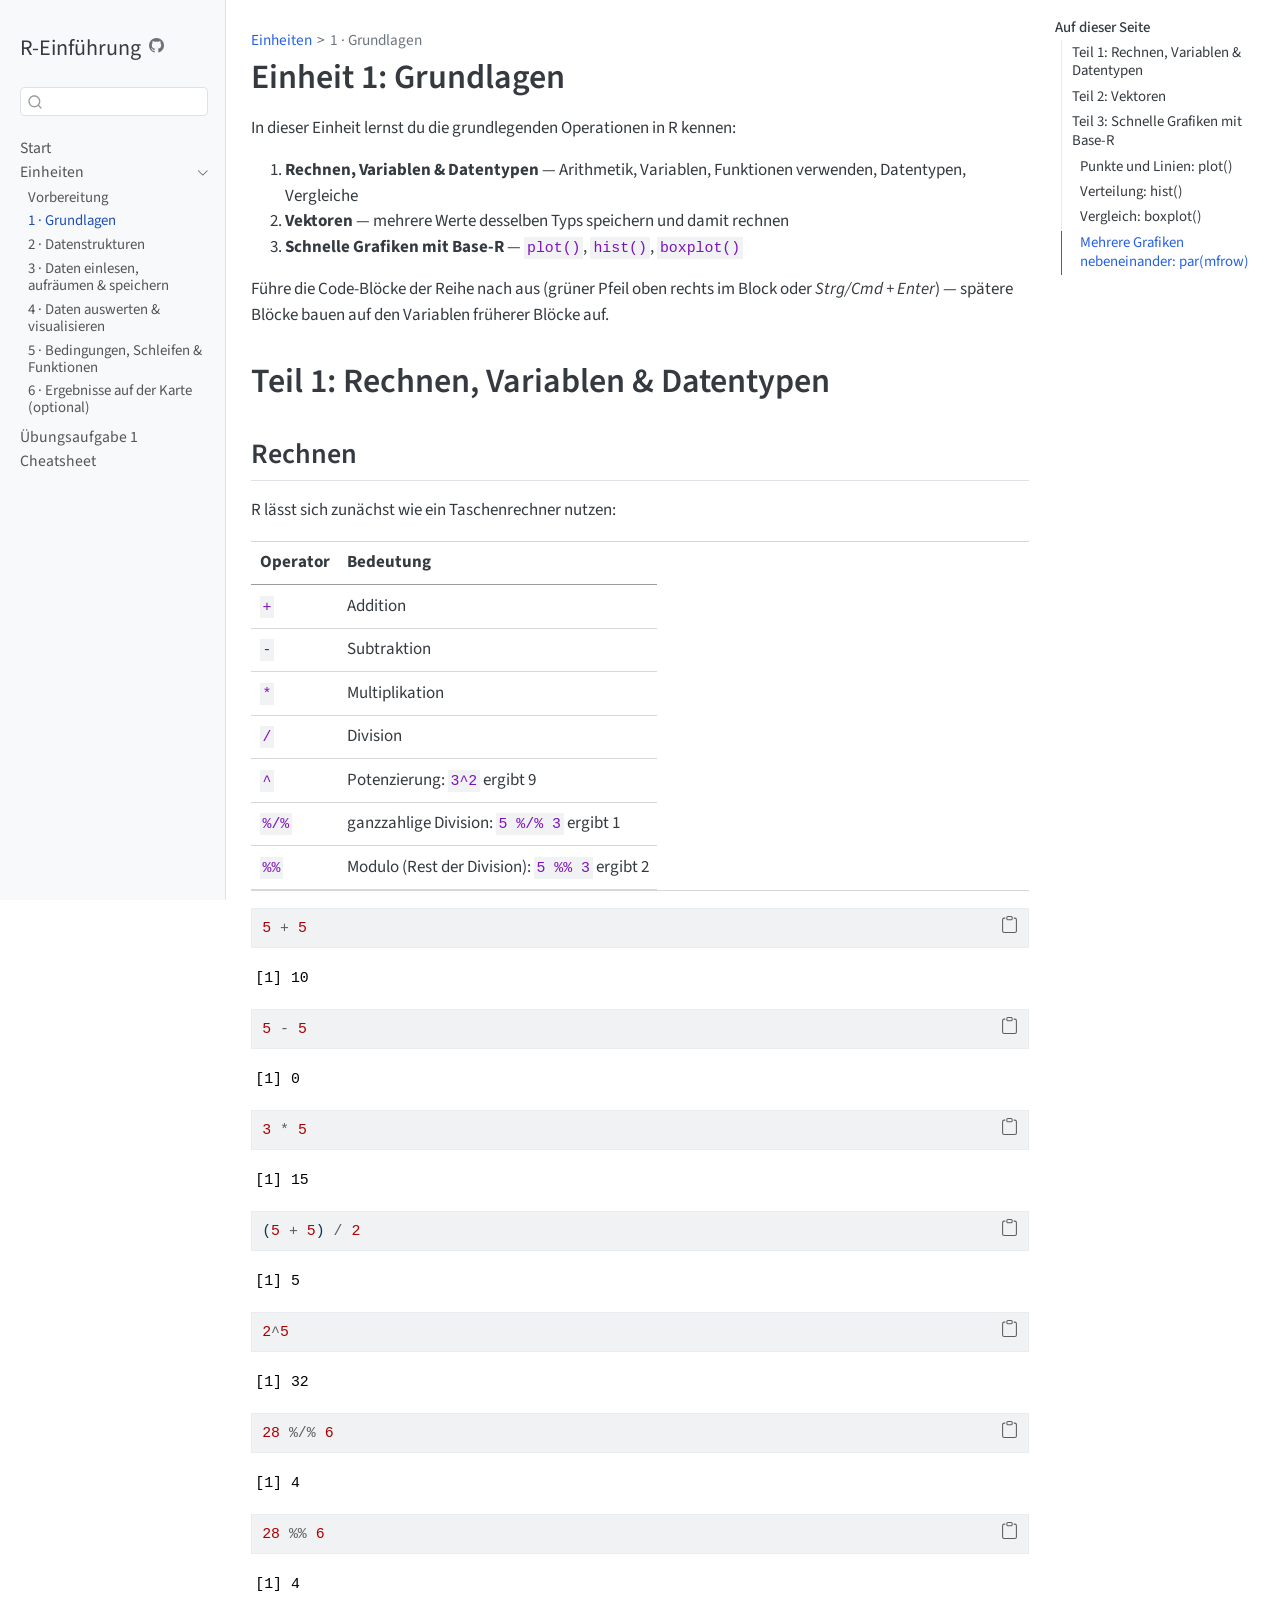
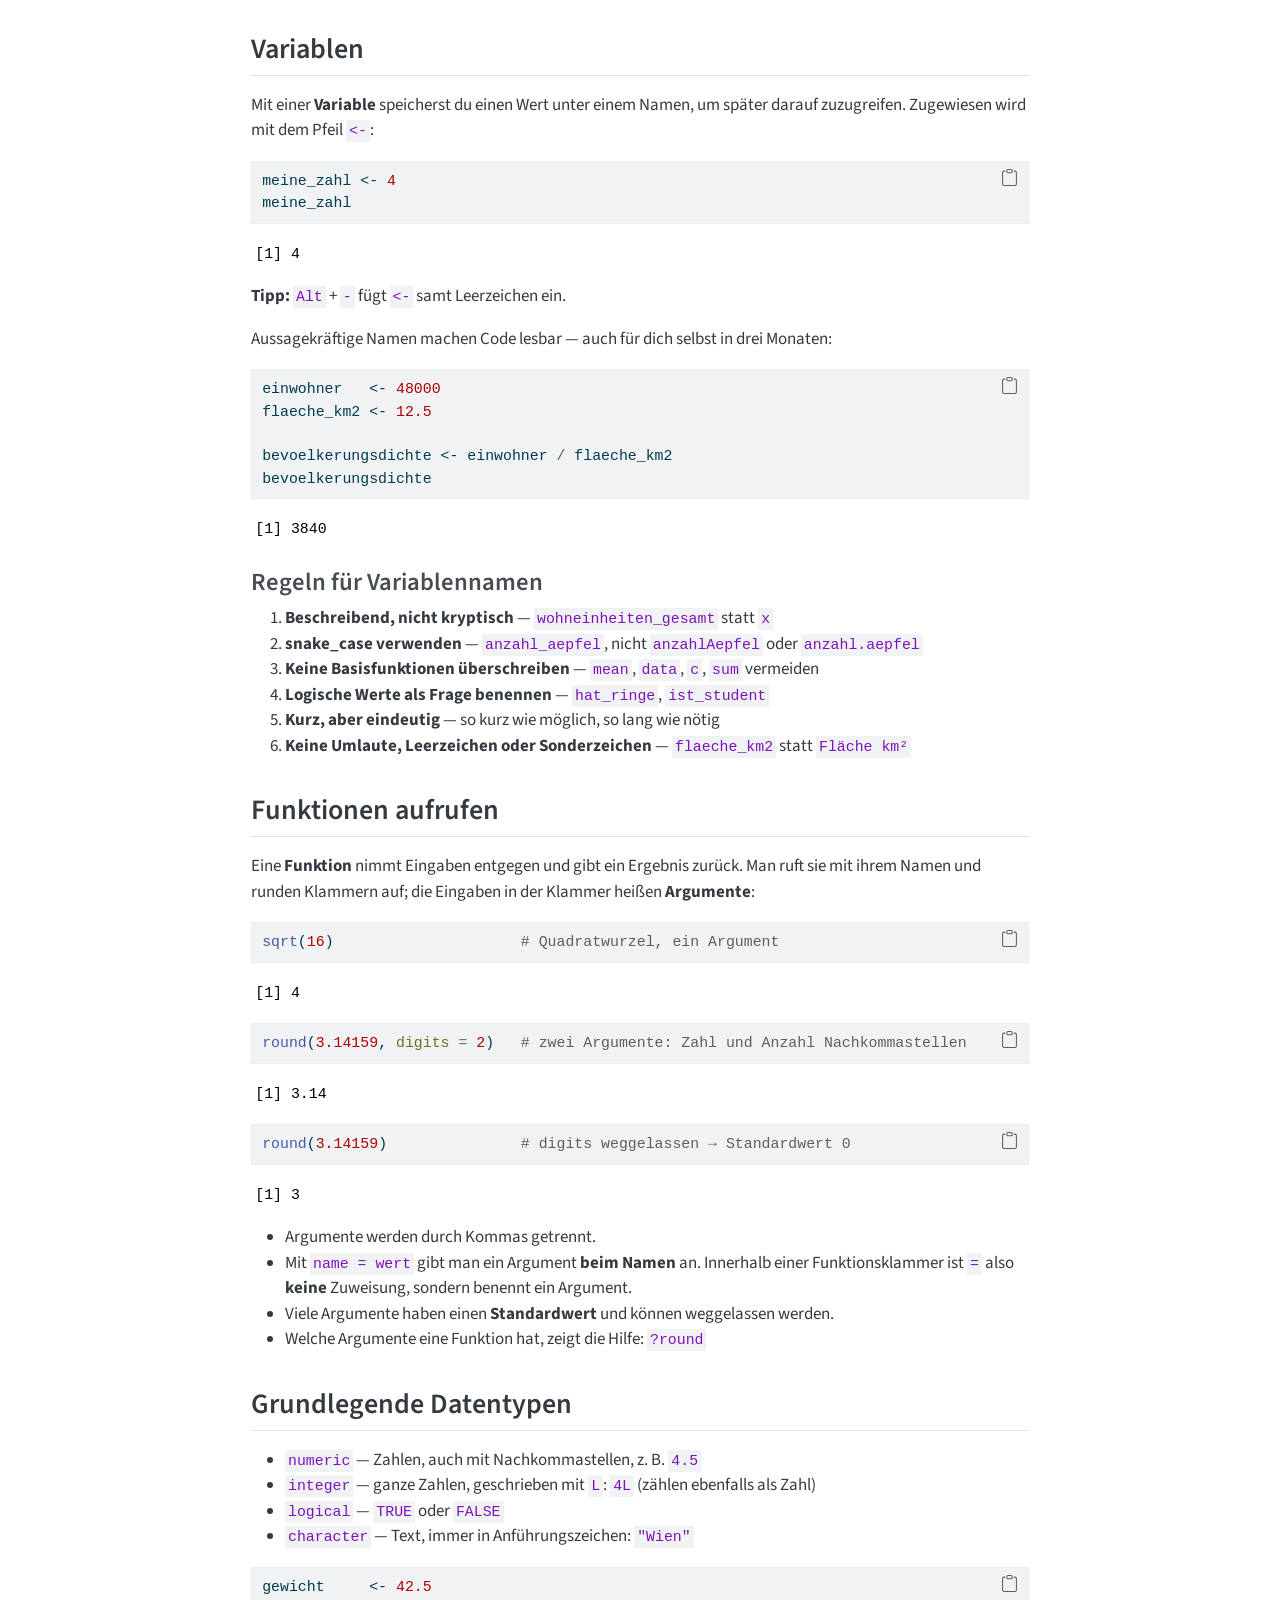
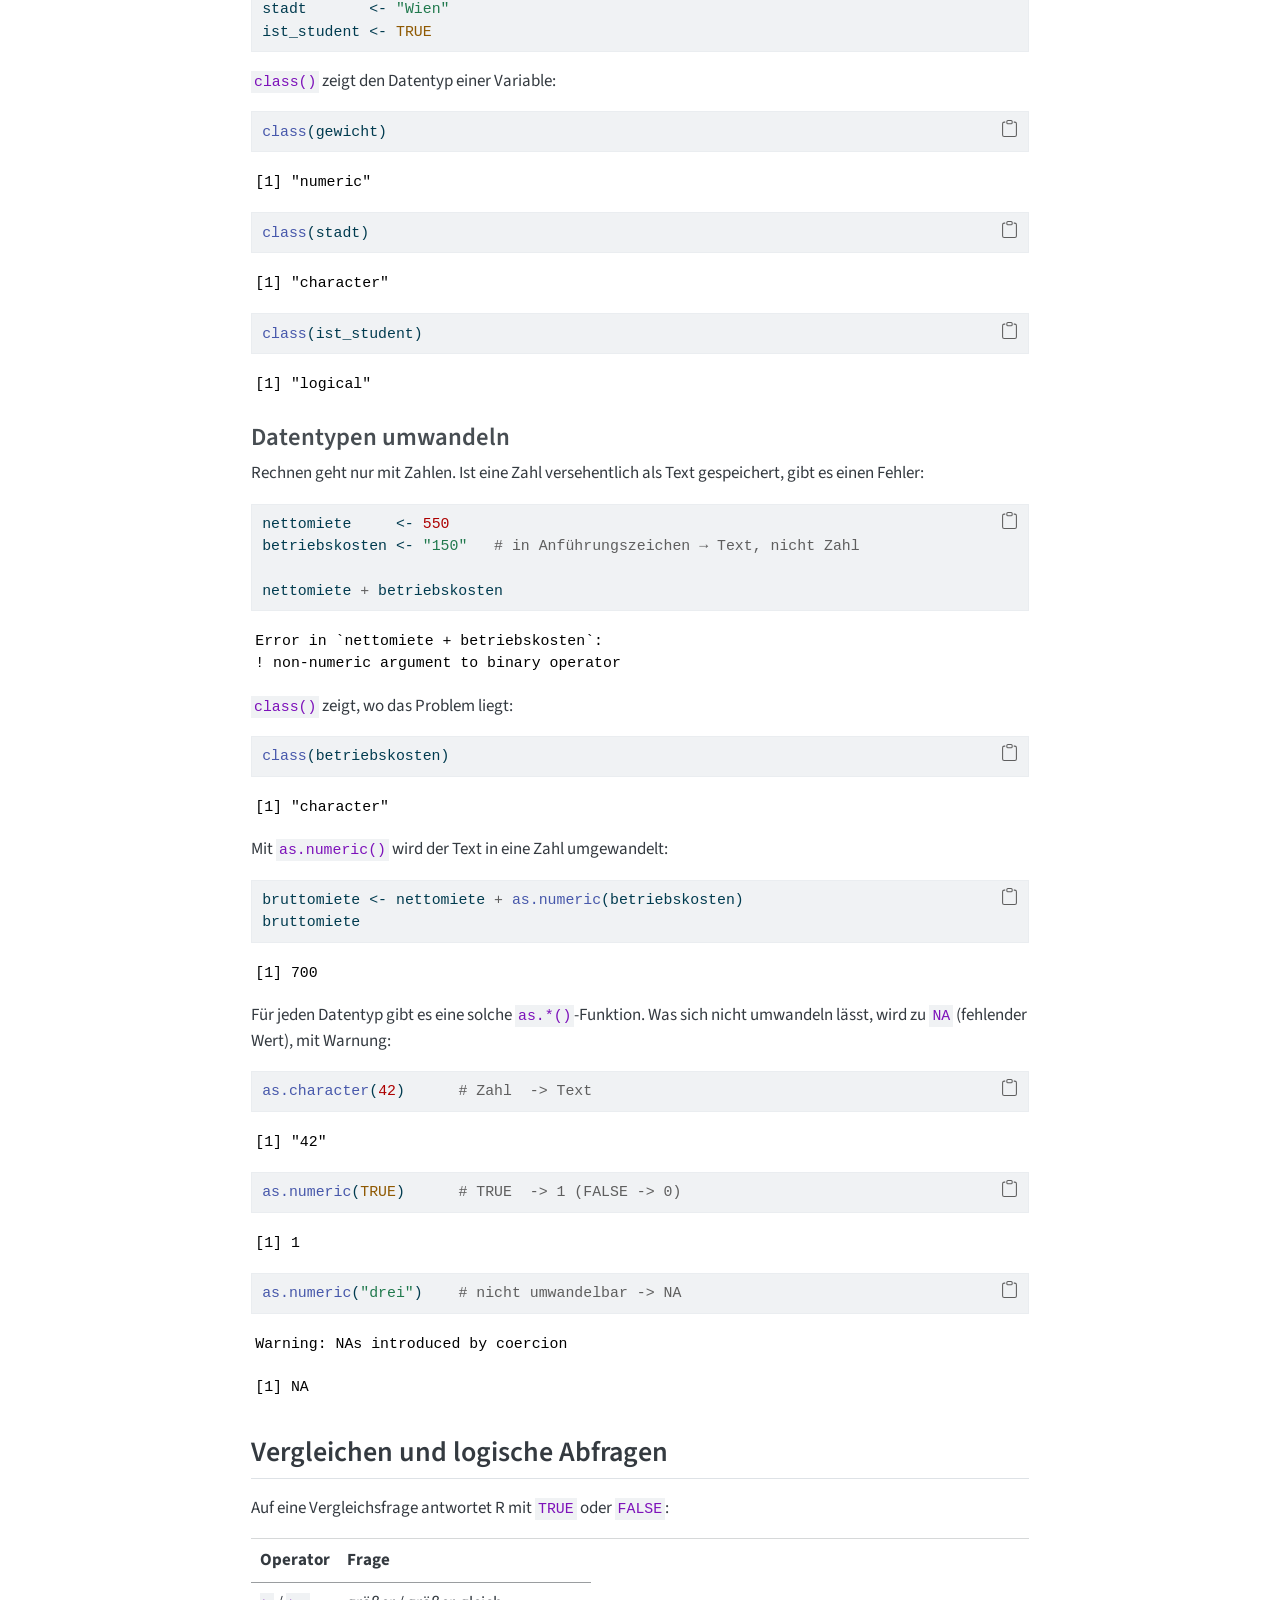
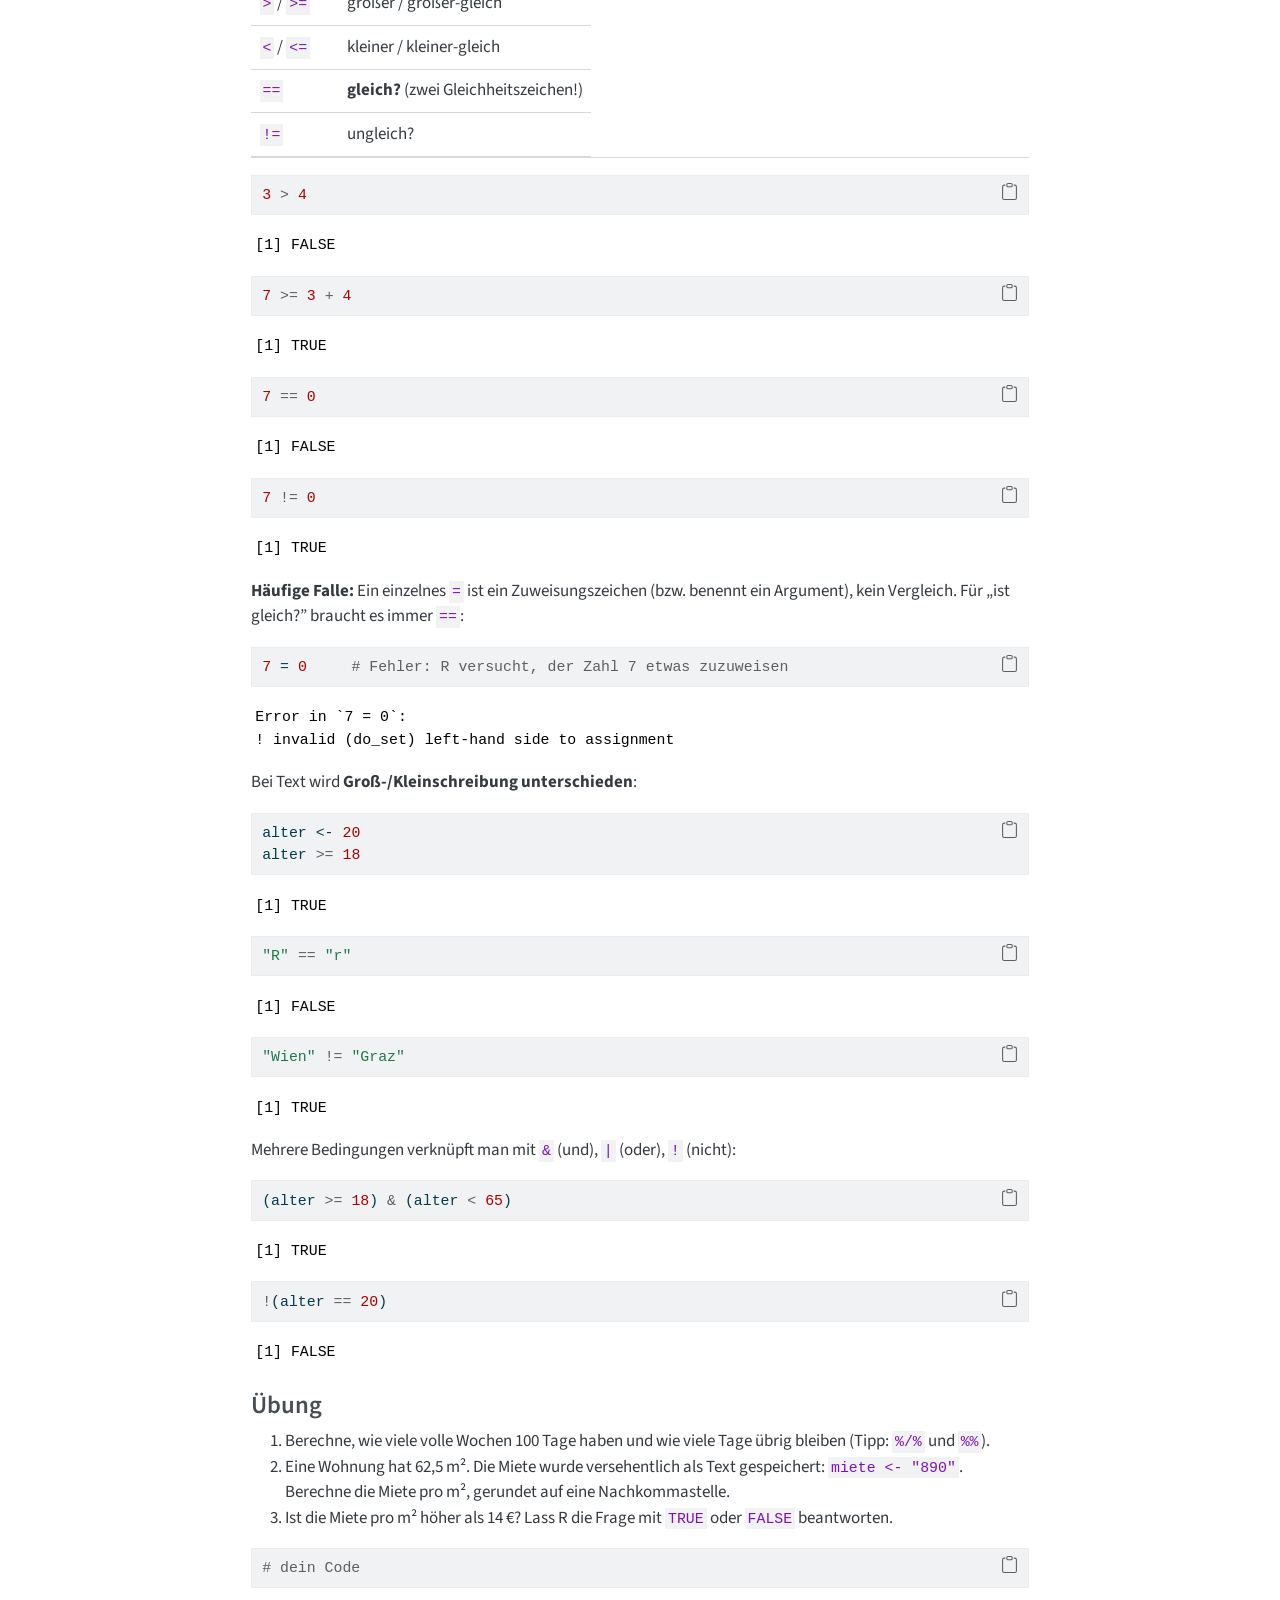
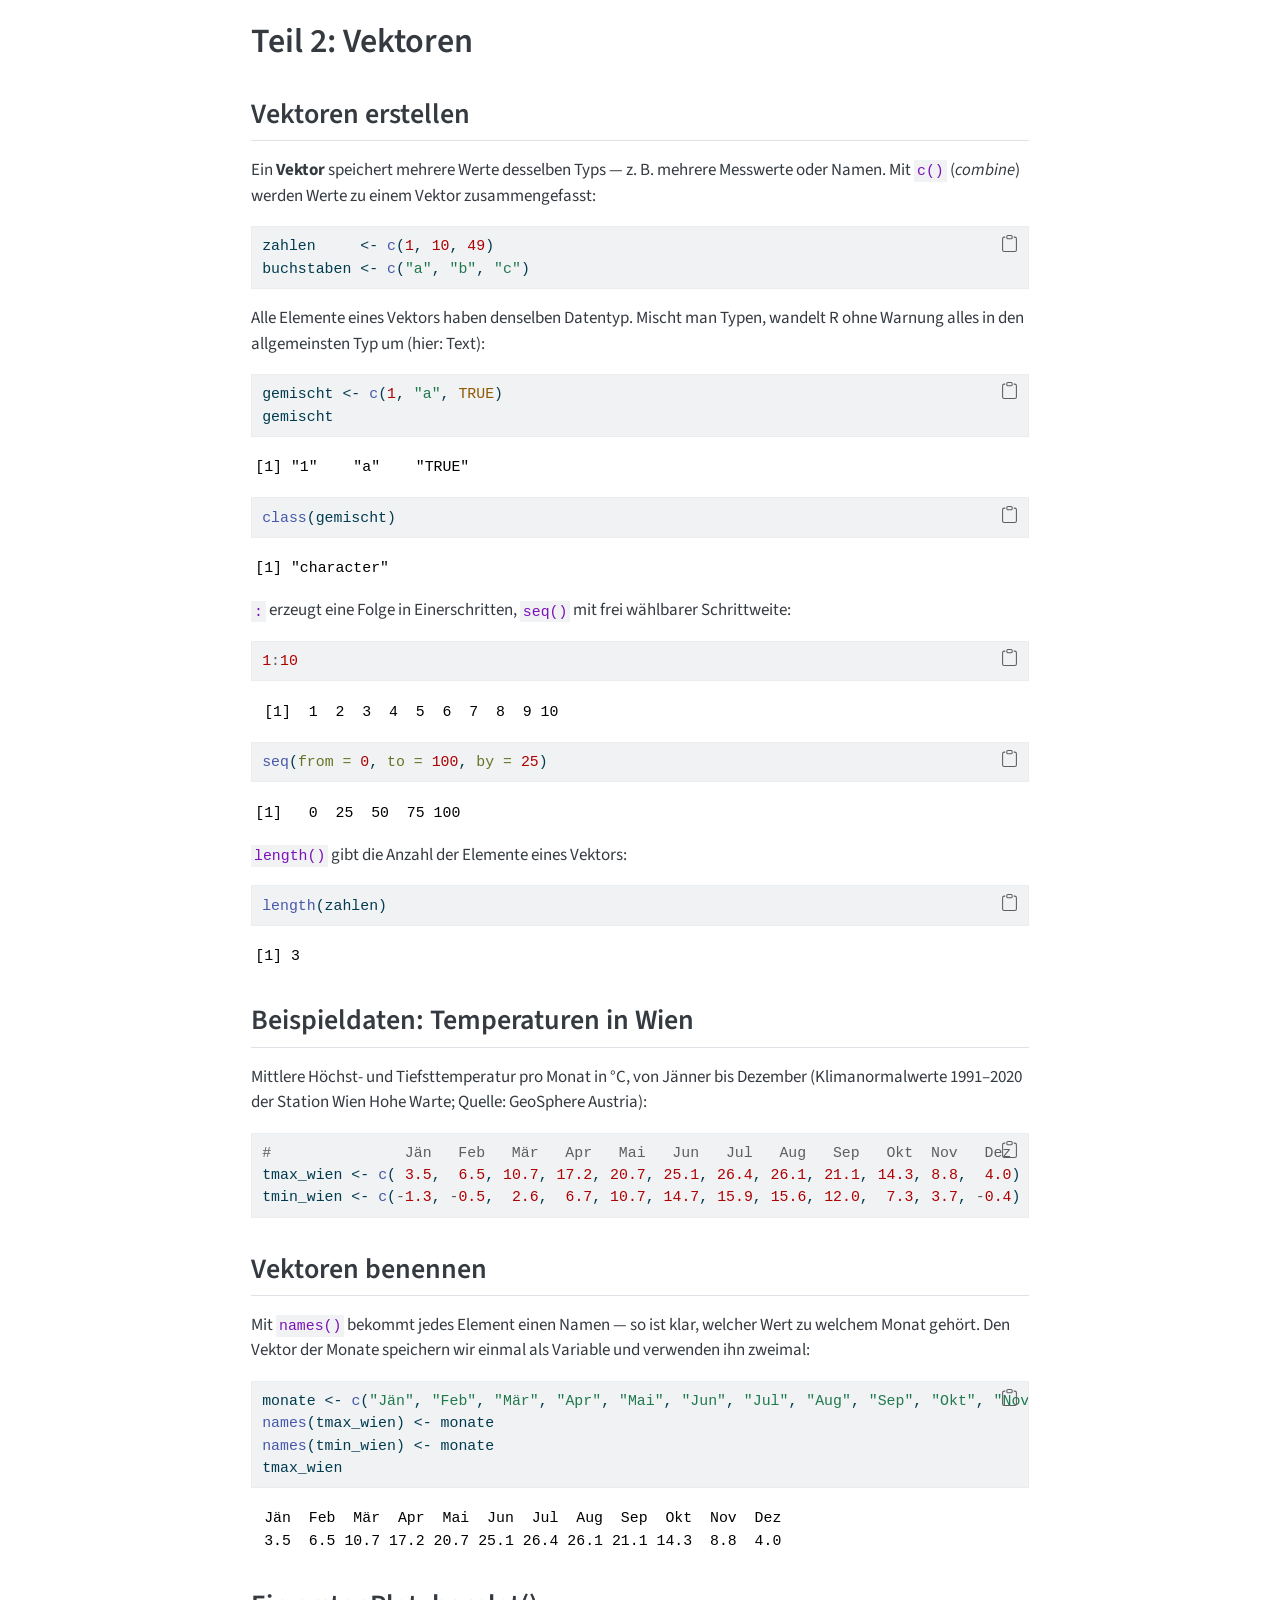
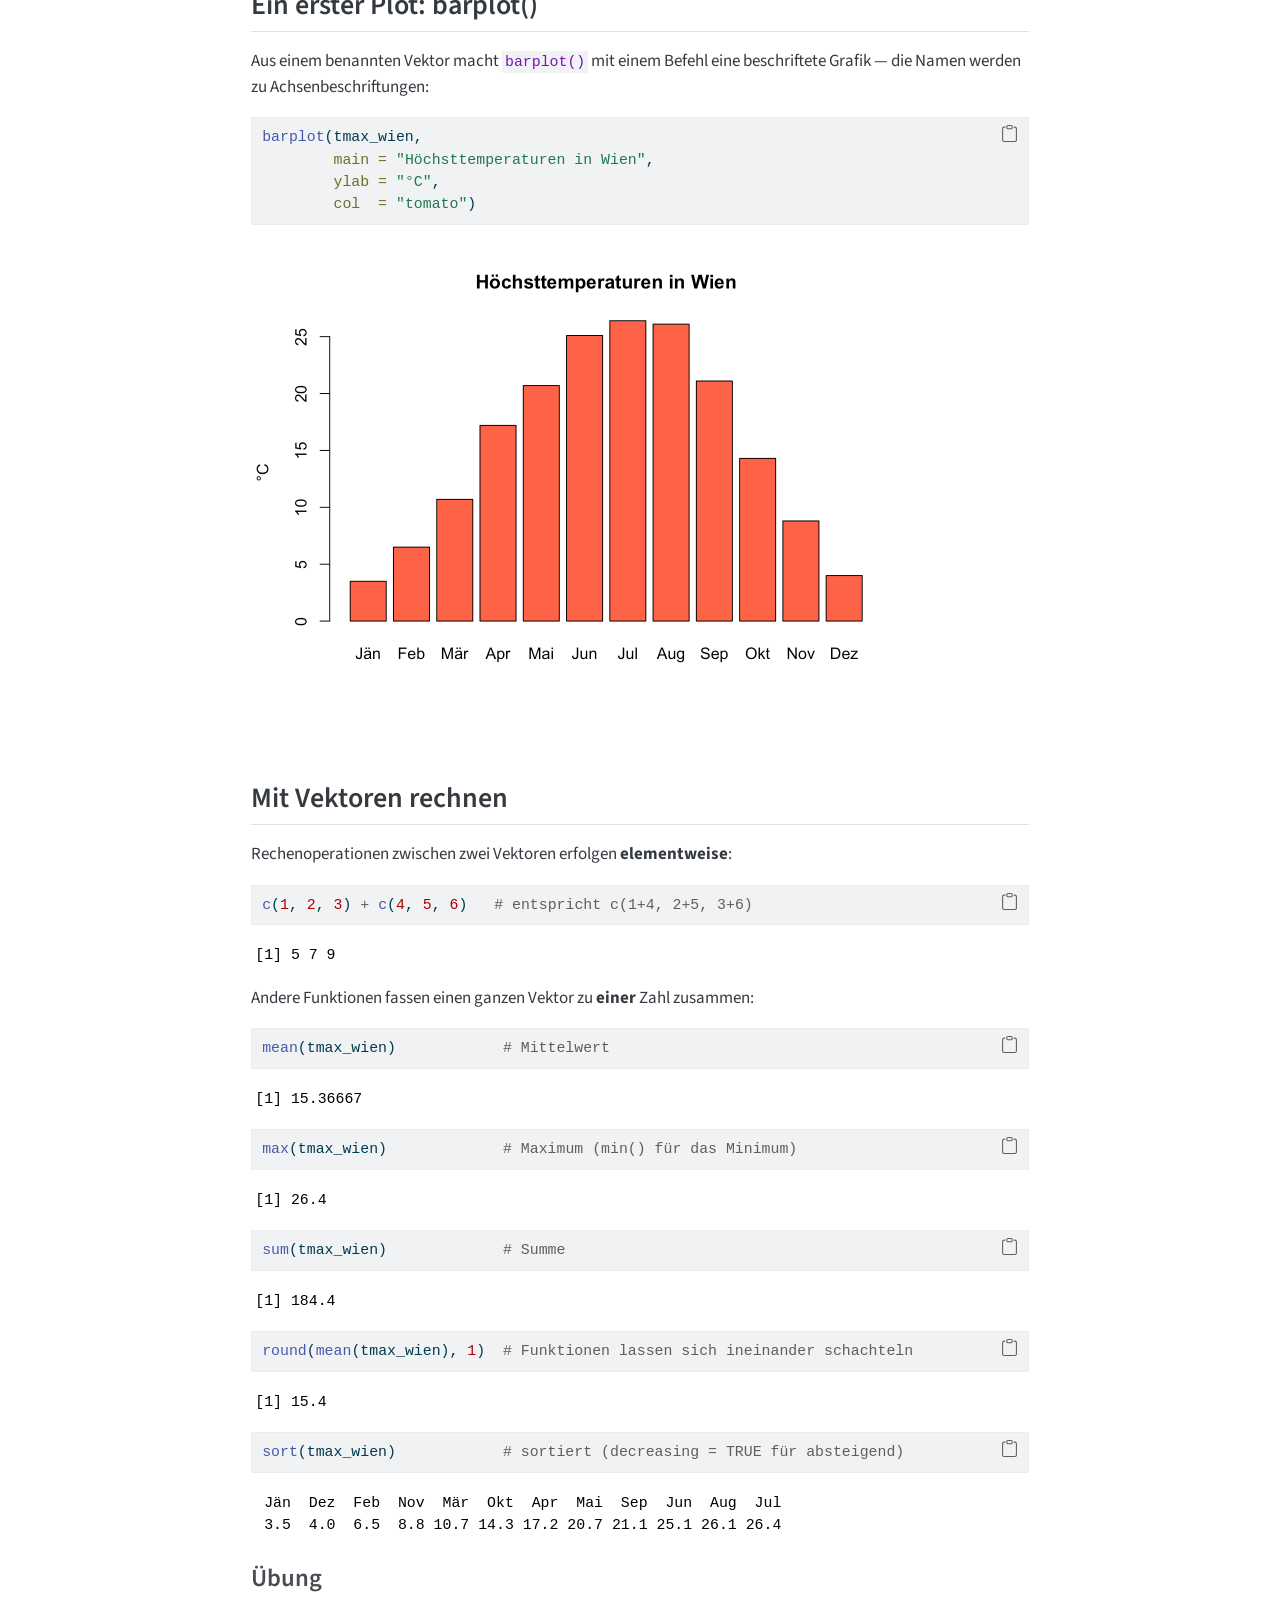
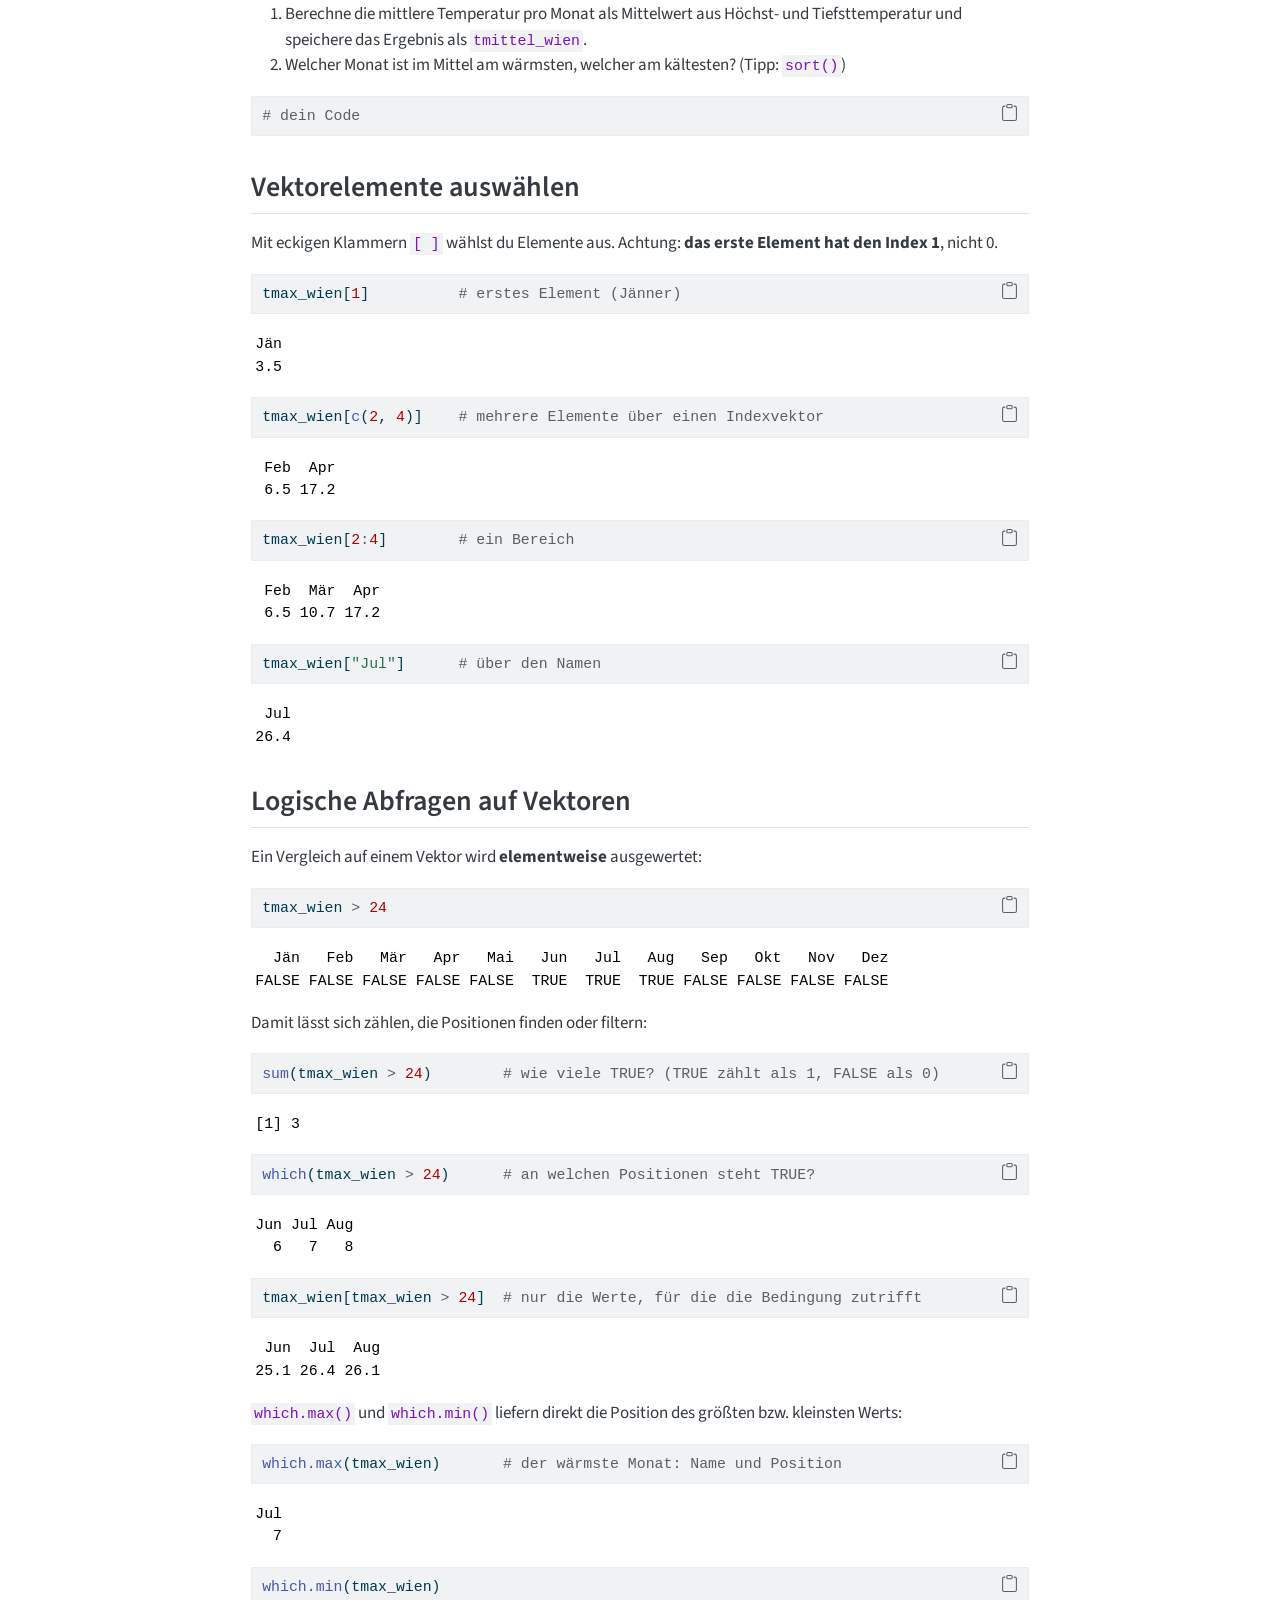
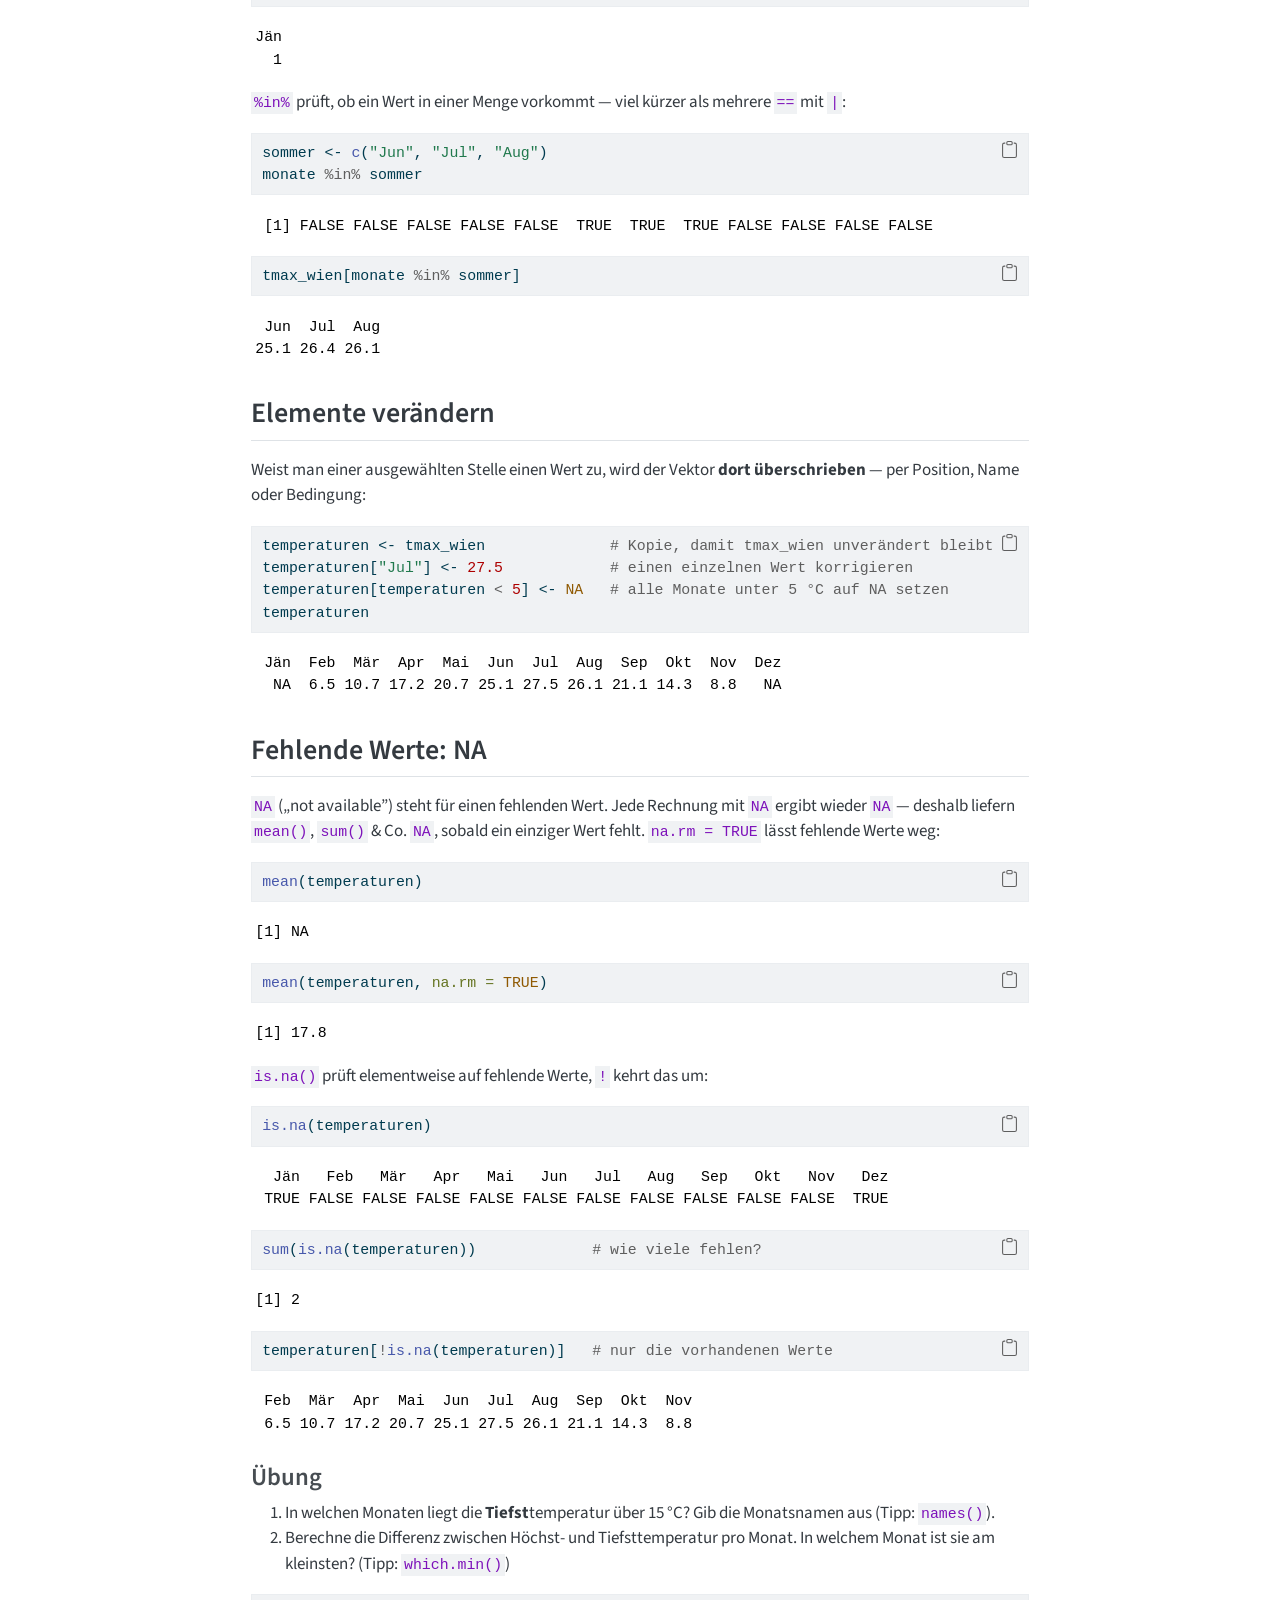
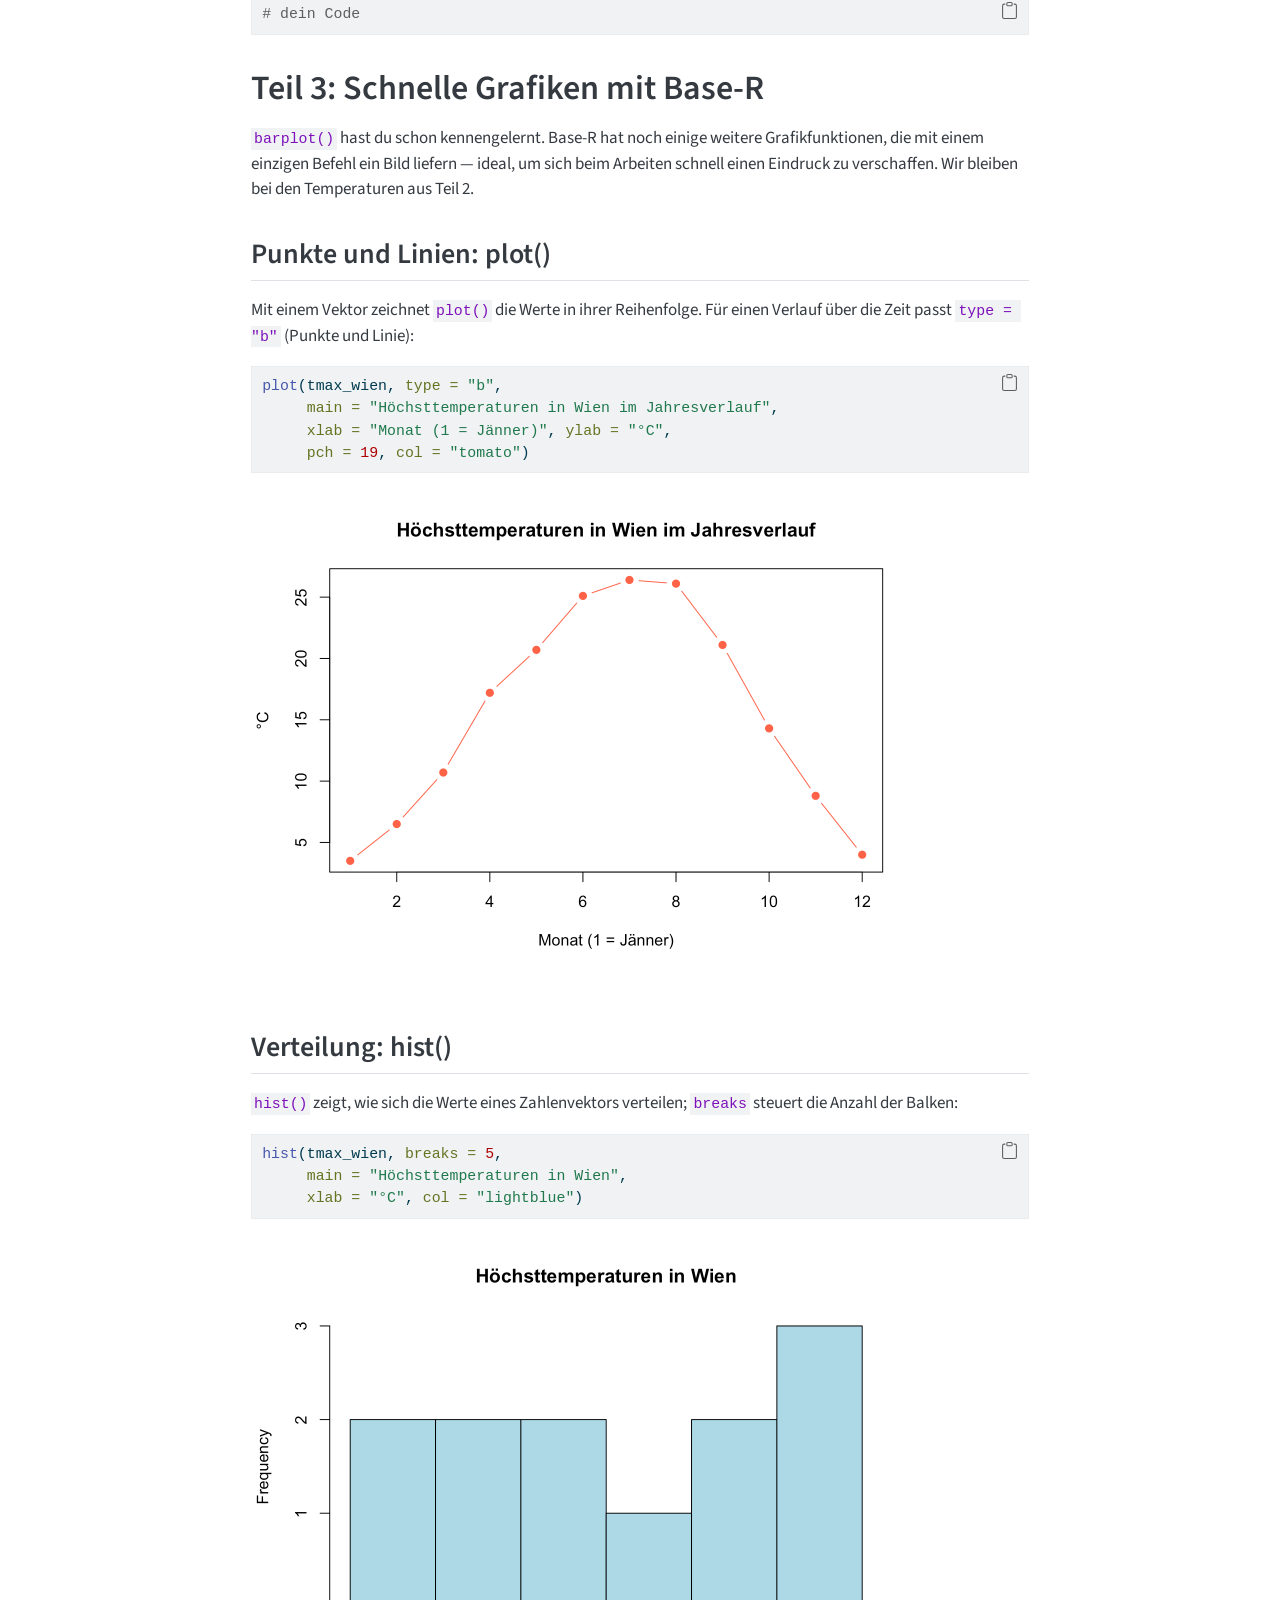
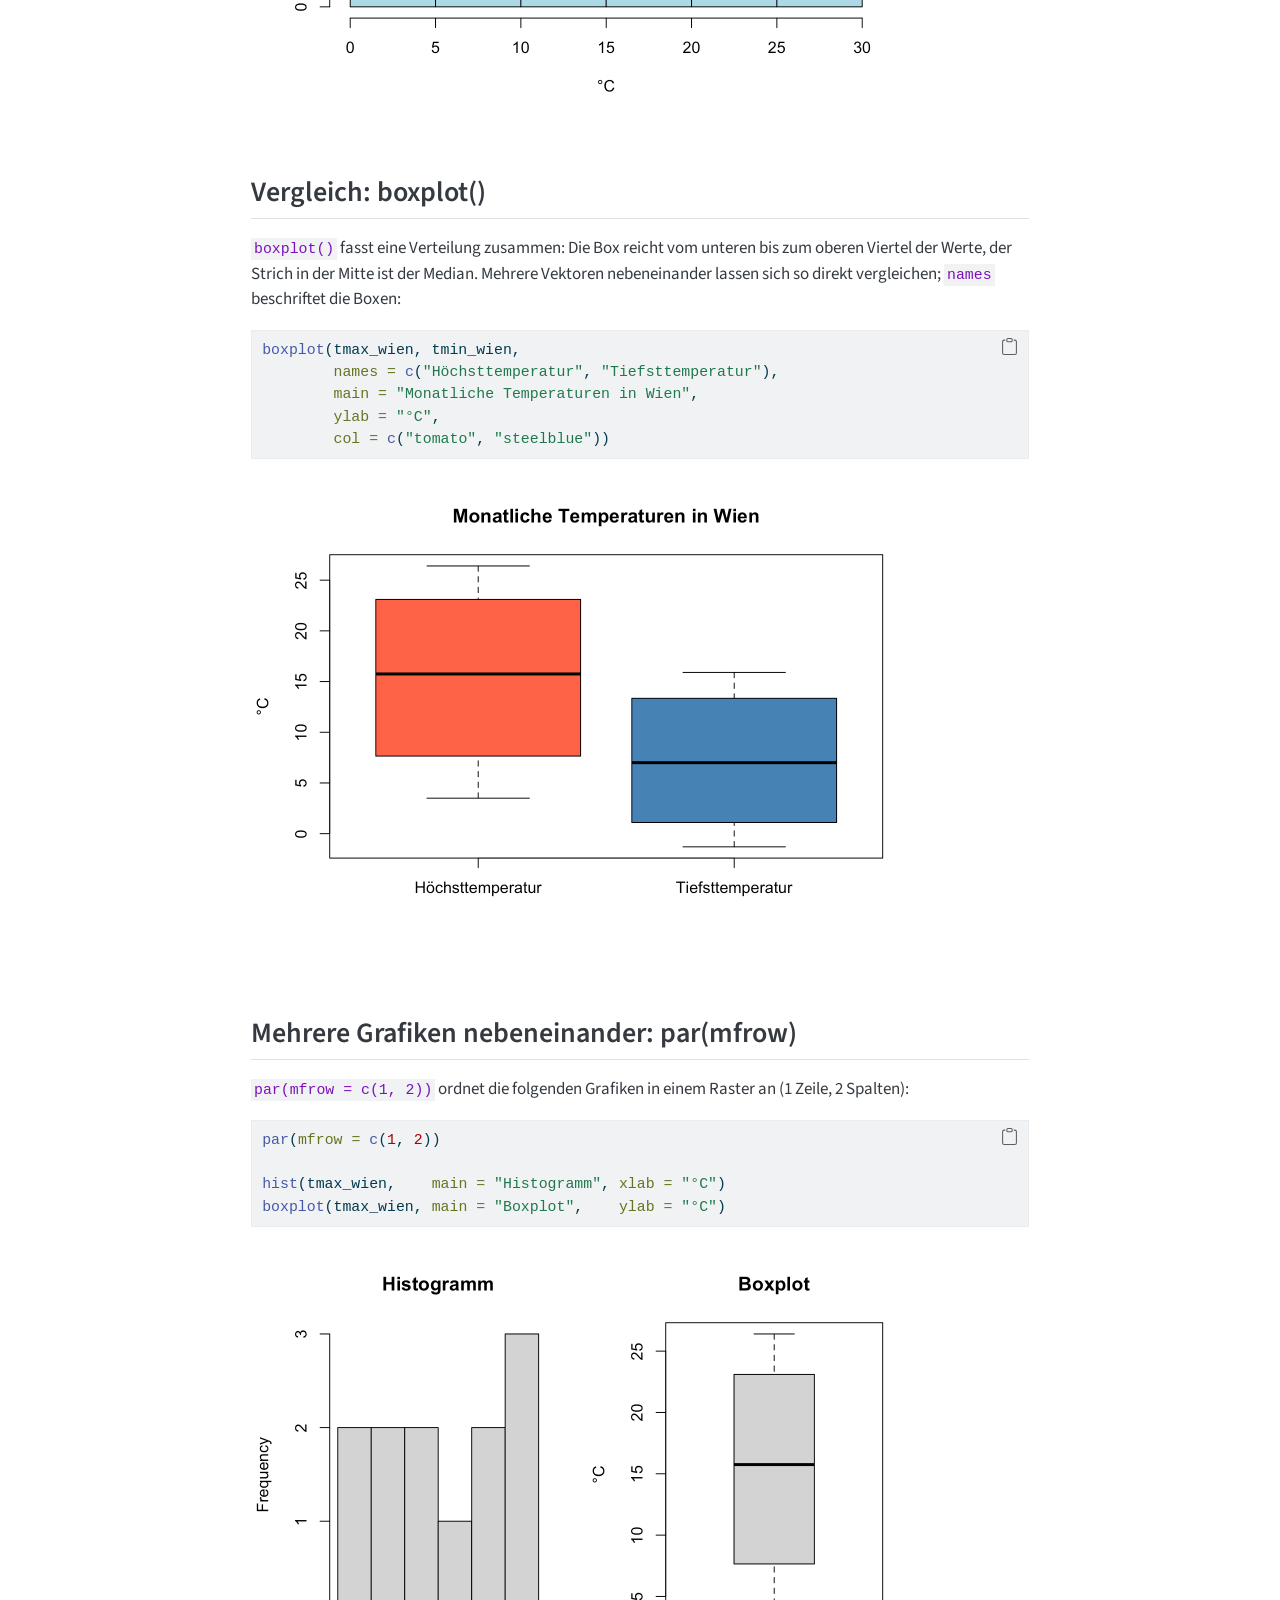
<file: docs/einheit-1.html>
<!DOCTYPE html>
<html xmlns="http://www.w3.org/1999/xhtml" lang="de" xml:lang="de"><head>

<meta charset="utf-8">
<meta name="generator" content="quarto-1.10.18">

<meta name="viewport" content="width=device-width, initial-scale=1.0, user-scalable=yes">


<title>Einheit 1: Grundlagen – R-Einführung</title>
<style>
/* Default styles provided by pandoc.
** See https://pandoc.org/MANUAL.html#variables-for-html for config info.
*/
span.smallcaps{font-variant: small-caps;}
div.columns{display: flex; gap: 1.5em;}
div.column{flex: auto;}
@media screen {
div.columns{gap: min(4vw, 1.5em);}
div.column{overflow-x: auto;}
}
div.hanging-indent{margin-left: 1.5em; text-indent: -1.5em;}
ul.task-list{list-style: none;}
ul.task-list li input[type="checkbox"] {
  width: 0.8em;
  margin: 0 0.8em 0.2em -1em; /* quarto-specific, see https://github.com/quarto-dev/quarto-cli/issues/4556 */ 
  vertical-align: middle;
}
/* CSS for syntax highlighting */
html { -webkit-text-size-adjust: 100%; }
pre > code.sourceCode { white-space: pre; position: relative; }
pre > code.sourceCode > span { display: inline-block; line-height: 1.25; }
pre > code.sourceCode > span:empty { height: 1.2em; }
.sourceCode { overflow: visible; }
code.sourceCode > span { color: inherit; text-decoration: inherit; }
div.sourceCode { margin: 1em 0; }
pre.sourceCode { margin: 0; }
@media screen {
div.sourceCode { overflow: auto; }
}
@media print {
pre > code.sourceCode { white-space: pre-wrap; }
pre > code.sourceCode > span { text-indent: -5em; padding-left: 5em; }
}
pre.numberSource code
  { counter-reset: source-line 0; }
pre.numberSource code > span
  { position: relative; left: -4em; counter-increment: source-line; }
pre.numberSource code > span > a:first-child::before
  { content: counter(source-line);
    position: relative; left: -1em; text-align: right; vertical-align: baseline;
    border: none; display: inline-block;
    -webkit-touch-callout: none; -webkit-user-select: none;
    -khtml-user-select: none; -moz-user-select: none;
    -ms-user-select: none; user-select: none;
    padding: 0 4px; width: 4em;
  }
pre.numberSource { margin-left: 3em;  padding-left: 4px; }
div.sourceCode
  {   }
@media screen {
pre > code.sourceCode > span > a:first-child::before { text-decoration: underline; }
}
</style>


<script src="site_libs/quarto-nav/quarto-nav.js"></script>
<script src="site_libs/quarto-nav/headroom.min.js"></script>
<script src="site_libs/clipboard/clipboard.min.js"></script>
<script src="site_libs/quarto-search/autocomplete.umd.js"></script>
<script src="site_libs/quarto-search/fuse.min.js"></script>
<script src="site_libs/quarto-search/quarto-search.js"></script>
<meta name="quarto:offset" content="./">
<link href="./einheit-2.html" rel="next">
<link href="./vorbereitung.html" rel="prev">
<script src="site_libs/quarto-html/quarto.js" type="module"></script>
<script src="site_libs/quarto-html/tabsets/tabsets.js" type="module"></script>
<script src="site_libs/quarto-html/popper.min.js"></script>
<script src="site_libs/quarto-html/tippy.umd.min.js"></script>
<script src="site_libs/quarto-html/anchor.min.js"></script>
<link href="site_libs/quarto-html/tippy.css" rel="stylesheet">
<link href="site_libs/quarto-html/quarto-syntax-highlighting-64a204ab8560d761af7679ceaba22944.css" rel="stylesheet" id="quarto-text-highlighting-styles">
<script src="site_libs/bootstrap/bootstrap.min.js"></script>
<link href="site_libs/bootstrap/bootstrap-icons.css" rel="stylesheet">
<link href="site_libs/bootstrap/bootstrap-b780e26fcea2d1faebb34e9a9f24195f.min.css" rel="stylesheet" append-hash="true" id="quarto-bootstrap" data-mode="light">
<script id="quarto-search-options" type="application/json">{
  "location": "sidebar",
  "copy-button": false,
  "collapse-after": 3,
  "panel-placement": "start",
  "type": "textbox",
  "limit": 50,
  "keyboard-shortcut": [
    "f",
    "/",
    "s"
  ],
  "show-item-context": false,
  "language": {
    "search-no-results-text": "Keine Treffer",
    "search-matching-documents-text": "Treffer",
    "search-copy-link-title": "Link in die Suche kopieren",
    "search-hide-matches-text": "Zusätzliche Treffer verbergen",
    "search-more-match-text": "weitere Treffer in diesem Dokument",
    "search-more-matches-text": "weitere Treffer in diesem Dokument",
    "search-clear-button-title": "Zurücksetzen",
    "search-text-placeholder": "",
    "search-detached-cancel-button-title": "Abbrechen",
    "search-submit-button-title": "Abschicken",
    "search-label": "Suchen"
  }
}</script>


<link rel="stylesheet" href="styles.css">
</head>

<body class="nav-sidebar docked quarto-light">

<div id="quarto-search-results"></div>
  <header id="quarto-header" class="headroom fixed-top">
  <nav class="quarto-secondary-nav">
    <div class="container-fluid d-flex">
      <button type="button" class="quarto-btn-toggle btn" data-bs-toggle="collapse" role="button" data-bs-target=".quarto-sidebar-collapse-item" aria-controls="quarto-sidebar" aria-expanded="false" aria-label="Seitenleiste umschalten" onclick="if (window.quartoToggleHeadroom) { window.quartoToggleHeadroom(); }">
        <i class="bi bi-layout-text-sidebar-reverse"></i>
      </button>
        <nav class="quarto-page-breadcrumbs" aria-label="breadcrumb"><ol class="breadcrumb"><li class="breadcrumb-item"><a href="./vorbereitung.html">Einheiten</a></li><li class="breadcrumb-item"><a href="./einheit-1.html">1 · Grundlagen</a></li></ol></nav>
        <a class="flex-grow-1" role="navigation" data-bs-toggle="collapse" data-bs-target=".quarto-sidebar-collapse-item" aria-controls="quarto-sidebar" aria-expanded="false" aria-label="Seitenleiste umschalten" onclick="if (window.quartoToggleHeadroom) { window.quartoToggleHeadroom(); }">      
        </a>
      <button type="button" class="btn quarto-search-button" aria-label="Suchen" onclick="window.quartoOpenSearch();">
        <i class="bi bi-search"></i>
      </button>
    </div>
  </nav>
</header>
<!-- content -->
<div id="quarto-content" class="quarto-container page-columns page-rows-contents page-layout-article">
<!-- sidebar -->
  <nav id="quarto-sidebar" class="sidebar collapse collapse-horizontal quarto-sidebar-collapse-item sidebar-navigation docked overflow-auto">
    <div class="pt-lg-2 mt-2 text-left sidebar-header">
    <div class="sidebar-title mb-0 py-0">
      <a href="./">R-Einführung</a> 
        <div class="sidebar-tools-main">
    <a href="https://github.com/bella-mir/r-einfuehrung" title="" class="quarto-navigation-tool px-1" aria-label=""><i class="bi bi-github"></i></a>
</div>
    </div>
      </div>
        <div class="mt-2 flex-shrink-0 align-items-center">
        <div class="sidebar-search">
        <div id="quarto-search" class="" title="Suchen"></div>
        </div>
        </div>
    <div class="sidebar-menu-container"> 
    <ul class="list-unstyled mt-1">
        <li class="sidebar-item">
  <div class="sidebar-item-container"> 
  <a href="./index.html" class="sidebar-item-text sidebar-link">
 <span class="menu-text">Start</span></a>
  </div>
</li>
        <li class="sidebar-item sidebar-item-section">
      <div class="sidebar-item-container"> 
            <a class="sidebar-item-text sidebar-link text-start" data-bs-toggle="collapse" data-bs-target="#quarto-sidebar-section-1" role="navigation" aria-expanded="true">
 <span class="menu-text">Einheiten</span></a>
          <a class="sidebar-item-toggle text-start" data-bs-toggle="collapse" data-bs-target="#quarto-sidebar-section-1" role="navigation" aria-expanded="true" aria-label="Abschnitt umschalten">
            <i class="bi bi-chevron-right ms-2"></i>
          </a> 
      </div>
      <ul id="quarto-sidebar-section-1" class="collapse list-unstyled sidebar-section depth1 show">  
          <li class="sidebar-item">
  <div class="sidebar-item-container"> 
  <a href="./vorbereitung.html" class="sidebar-item-text sidebar-link">
 <span class="menu-text">Vorbereitung</span></a>
  </div>
</li>
          <li class="sidebar-item">
  <div class="sidebar-item-container"> 
  <a href="./einheit-1.html" class="sidebar-item-text sidebar-link active">
 <span class="menu-text">1 · Grundlagen</span></a>
  </div>
</li>
          <li class="sidebar-item">
  <div class="sidebar-item-container"> 
  <a href="./einheit-2.html" class="sidebar-item-text sidebar-link">
 <span class="menu-text">2 · Datenstrukturen</span></a>
  </div>
</li>
          <li class="sidebar-item">
  <div class="sidebar-item-container"> 
  <a href="./einheit-3.html" class="sidebar-item-text sidebar-link">
 <span class="menu-text">3 · Daten einlesen, aufräumen &amp; speichern</span></a>
  </div>
</li>
          <li class="sidebar-item">
  <div class="sidebar-item-container"> 
  <a href="./einheit-4.html" class="sidebar-item-text sidebar-link">
 <span class="menu-text">4 · Daten auswerten &amp; visualisieren</span></a>
  </div>
</li>
          <li class="sidebar-item">
  <div class="sidebar-item-container"> 
  <a href="./einheit-5.html" class="sidebar-item-text sidebar-link">
 <span class="menu-text">5 · Bedingungen, Schleifen &amp; Funktionen</span></a>
  </div>
</li>
          <li class="sidebar-item">
  <div class="sidebar-item-container"> 
  <a href="./einheit-6.html" class="sidebar-item-text sidebar-link">
 <span class="menu-text">6 · Ergebnisse auf der Karte (optional)</span></a>
  </div>
</li>
      </ul>
  </li>
        <li class="sidebar-item">
  <div class="sidebar-item-container"> 
  <a href="./uebungsaufgabe-1.html" class="sidebar-item-text sidebar-link">
 <span class="menu-text">Übungsaufgabe 1</span></a>
  </div>
</li>
        <li class="sidebar-item">
  <div class="sidebar-item-container"> 
  <a href="./cheatsheet.html" class="sidebar-item-text sidebar-link">
 <span class="menu-text">Cheatsheet</span></a>
  </div>
</li>
    </ul>
    </div>
</nav>
<div id="quarto-sidebar-glass" class="quarto-sidebar-collapse-item" data-bs-toggle="collapse" data-bs-target=".quarto-sidebar-collapse-item"></div>
<!-- margin-sidebar -->
    <div id="quarto-margin-sidebar" class="sidebar margin-sidebar">
        <nav id="TOC" role="doc-toc" class="toc-active">
    <h2 id="toc-title">Auf dieser Seite</h2>
   
  <ul class="collapse">
  <li><a href="#teil-1-rechnen-variablen-datentypen" id="toc-teil-1-rechnen-variablen-datentypen" class="nav-link active" data-scroll-target="#teil-1-rechnen-variablen-datentypen">Teil 1: Rechnen, Variablen &amp; Datentypen</a>
  <ul class="collapse">
  <li><a href="#rechnen" id="toc-rechnen" class="nav-link" data-scroll-target="#rechnen">Rechnen</a></li>
  <li><a href="#variablen" id="toc-variablen" class="nav-link" data-scroll-target="#variablen">Variablen</a></li>
  <li><a href="#funktionen-aufrufen" id="toc-funktionen-aufrufen" class="nav-link" data-scroll-target="#funktionen-aufrufen">Funktionen aufrufen</a></li>
  <li><a href="#grundlegende-datentypen" id="toc-grundlegende-datentypen" class="nav-link" data-scroll-target="#grundlegende-datentypen">Grundlegende Datentypen</a></li>
  <li><a href="#vergleichen-und-logische-abfragen" id="toc-vergleichen-und-logische-abfragen" class="nav-link" data-scroll-target="#vergleichen-und-logische-abfragen">Vergleichen und logische Abfragen</a></li>
  </ul></li>
  <li><a href="#teil-2-vektoren" id="toc-teil-2-vektoren" class="nav-link" data-scroll-target="#teil-2-vektoren">Teil 2: Vektoren</a>
  <ul class="collapse">
  <li><a href="#vektoren-erstellen" id="toc-vektoren-erstellen" class="nav-link" data-scroll-target="#vektoren-erstellen">Vektoren erstellen</a></li>
  <li><a href="#beispieldaten-temperaturen-in-wien" id="toc-beispieldaten-temperaturen-in-wien" class="nav-link" data-scroll-target="#beispieldaten-temperaturen-in-wien">Beispieldaten: Temperaturen in Wien</a></li>
  <li><a href="#vektoren-benennen" id="toc-vektoren-benennen" class="nav-link" data-scroll-target="#vektoren-benennen">Vektoren benennen</a></li>
  <li><a href="#ein-erster-plot-barplot" id="toc-ein-erster-plot-barplot" class="nav-link" data-scroll-target="#ein-erster-plot-barplot">Ein erster Plot: barplot()</a></li>
  <li><a href="#mit-vektoren-rechnen" id="toc-mit-vektoren-rechnen" class="nav-link" data-scroll-target="#mit-vektoren-rechnen">Mit Vektoren rechnen</a></li>
  <li><a href="#vektorelemente-auswählen" id="toc-vektorelemente-auswählen" class="nav-link" data-scroll-target="#vektorelemente-auswählen">Vektorelemente auswählen</a></li>
  <li><a href="#logische-abfragen-auf-vektoren" id="toc-logische-abfragen-auf-vektoren" class="nav-link" data-scroll-target="#logische-abfragen-auf-vektoren">Logische Abfragen auf Vektoren</a></li>
  <li><a href="#elemente-verändern" id="toc-elemente-verändern" class="nav-link" data-scroll-target="#elemente-verändern">Elemente verändern</a></li>
  <li><a href="#fehlende-werte-na" id="toc-fehlende-werte-na" class="nav-link" data-scroll-target="#fehlende-werte-na">Fehlende Werte: NA</a></li>
  </ul></li>
  <li><a href="#teil-3-schnelle-grafiken-mit-base-r" id="toc-teil-3-schnelle-grafiken-mit-base-r" class="nav-link" data-scroll-target="#teil-3-schnelle-grafiken-mit-base-r">Teil 3: Schnelle Grafiken mit Base-R</a>
  <ul class="collapse">
  <li><a href="#punkte-und-linien-plot" id="toc-punkte-und-linien-plot" class="nav-link" data-scroll-target="#punkte-und-linien-plot">Punkte und Linien: plot()</a></li>
  <li><a href="#verteilung-hist" id="toc-verteilung-hist" class="nav-link" data-scroll-target="#verteilung-hist">Verteilung: hist()</a></li>
  <li><a href="#vergleich-boxplot" id="toc-vergleich-boxplot" class="nav-link" data-scroll-target="#vergleich-boxplot">Vergleich: boxplot()</a></li>
  <li><a href="#mehrere-grafiken-nebeneinander-parmfrow" id="toc-mehrere-grafiken-nebeneinander-parmfrow" class="nav-link" data-scroll-target="#mehrere-grafiken-nebeneinander-parmfrow">Mehrere Grafiken nebeneinander: par(mfrow)</a></li>
  </ul></li>
  </ul>
</nav>
    </div>
<!-- main -->
<main class="content" id="quarto-document-content">

<header id="title-block-header" class="quarto-title-block default"><nav class="quarto-page-breadcrumbs quarto-title-breadcrumbs d-none d-lg-block" aria-label="breadcrumb"><ol class="breadcrumb"><li class="breadcrumb-item"><a href="./vorbereitung.html">Einheiten</a></li><li class="breadcrumb-item"><a href="./einheit-1.html">1 · Grundlagen</a></li></ol></nav>
<div class="quarto-title">
<h1 class="title">Einheit 1: Grundlagen</h1>
</div>



<div class="quarto-title-meta">

    
  
    
  </div>
  


</header>


<p>In dieser Einheit lernst du die grundlegenden Operationen in R kennen:</p>
<ol type="1">
<li><strong>Rechnen, Variablen &amp; Datentypen</strong> — Arithmetik, Variablen, Funktionen verwenden, Datentypen, Vergleiche</li>
<li><strong>Vektoren</strong> — mehrere Werte desselben Typs speichern und damit rechnen</li>
<li><strong>Schnelle Grafiken mit Base-R</strong> — <code>plot()</code>, <code>hist()</code>, <code>boxplot()</code></li>
</ol>
<p>Führe die Code-Blöcke der Reihe nach aus (grüner Pfeil oben rechts im Block oder <em>Strg/Cmd + Enter</em>) — spätere Blöcke bauen auf den Variablen früherer Blöcke auf.</p>
<section id="teil-1-rechnen-variablen-datentypen" class="level1">
<h1>Teil 1: Rechnen, Variablen &amp; Datentypen</h1>
<section id="rechnen" class="level2">
<h2 class="anchored" data-anchor-id="rechnen">Rechnen</h2>
<p>R lässt sich zunächst wie ein Taschenrechner nutzen:</p>
<table class="caption-top table">
<thead>
<tr class="header">
<th>Operator</th>
<th>Bedeutung</th>
</tr>
</thead>
<tbody>
<tr class="odd">
<td><code>+</code></td>
<td>Addition</td>
</tr>
<tr class="even">
<td><code>-</code></td>
<td>Subtraktion</td>
</tr>
<tr class="odd">
<td><code>*</code></td>
<td>Multiplikation</td>
</tr>
<tr class="even">
<td><code>/</code></td>
<td>Division</td>
</tr>
<tr class="odd">
<td><code>^</code></td>
<td>Potenzierung: <code>3^2</code> ergibt 9</td>
</tr>
<tr class="even">
<td><code>%/%</code></td>
<td>ganzzahlige Division: <code>5 %/% 3</code> ergibt 1</td>
</tr>
<tr class="odd">
<td><code>%%</code></td>
<td>Modulo (Rest der Division): <code>5 %% 3</code> ergibt 2</td>
</tr>
</tbody>
</table>
<div class="cell">
<div class="code-copy-outer-scaffold"><div class="sourceCode cell-code" id="cb1"><pre class="sourceCode r code-with-copy"><code class="sourceCode r"><span id="cb1-1"><a href="#cb1-1" aria-hidden="true" tabindex="-1"></a><span class="dv">5</span> <span class="sc">+</span> <span class="dv">5</span></span></code></pre></div><button title="In die Zwischenablage kopieren" class="code-copy-button"><i class="bi"></i></button></div>
<div class="cell-output cell-output-stdout">
<pre><code>[1] 10</code></pre>
</div>
<div class="code-copy-outer-scaffold"><div class="sourceCode cell-code" id="cb3"><pre class="sourceCode r code-with-copy"><code class="sourceCode r"><span id="cb3-1"><a href="#cb3-1" aria-hidden="true" tabindex="-1"></a><span class="dv">5</span> <span class="sc">-</span> <span class="dv">5</span></span></code></pre></div><button title="In die Zwischenablage kopieren" class="code-copy-button"><i class="bi"></i></button></div>
<div class="cell-output cell-output-stdout">
<pre><code>[1] 0</code></pre>
</div>
<div class="code-copy-outer-scaffold"><div class="sourceCode cell-code" id="cb5"><pre class="sourceCode r code-with-copy"><code class="sourceCode r"><span id="cb5-1"><a href="#cb5-1" aria-hidden="true" tabindex="-1"></a><span class="dv">3</span> <span class="sc">*</span> <span class="dv">5</span></span></code></pre></div><button title="In die Zwischenablage kopieren" class="code-copy-button"><i class="bi"></i></button></div>
<div class="cell-output cell-output-stdout">
<pre><code>[1] 15</code></pre>
</div>
<div class="code-copy-outer-scaffold"><div class="sourceCode cell-code" id="cb7"><pre class="sourceCode r code-with-copy"><code class="sourceCode r"><span id="cb7-1"><a href="#cb7-1" aria-hidden="true" tabindex="-1"></a>(<span class="dv">5</span> <span class="sc">+</span> <span class="dv">5</span>) <span class="sc">/</span> <span class="dv">2</span></span></code></pre></div><button title="In die Zwischenablage kopieren" class="code-copy-button"><i class="bi"></i></button></div>
<div class="cell-output cell-output-stdout">
<pre><code>[1] 5</code></pre>
</div>
<div class="code-copy-outer-scaffold"><div class="sourceCode cell-code" id="cb9"><pre class="sourceCode r code-with-copy"><code class="sourceCode r"><span id="cb9-1"><a href="#cb9-1" aria-hidden="true" tabindex="-1"></a><span class="dv">2</span><span class="sc">^</span><span class="dv">5</span></span></code></pre></div><button title="In die Zwischenablage kopieren" class="code-copy-button"><i class="bi"></i></button></div>
<div class="cell-output cell-output-stdout">
<pre><code>[1] 32</code></pre>
</div>
<div class="code-copy-outer-scaffold"><div class="sourceCode cell-code" id="cb11"><pre class="sourceCode r code-with-copy"><code class="sourceCode r"><span id="cb11-1"><a href="#cb11-1" aria-hidden="true" tabindex="-1"></a><span class="dv">28</span> <span class="sc">%/%</span> <span class="dv">6</span></span></code></pre></div><button title="In die Zwischenablage kopieren" class="code-copy-button"><i class="bi"></i></button></div>
<div class="cell-output cell-output-stdout">
<pre><code>[1] 4</code></pre>
</div>
<div class="code-copy-outer-scaffold"><div class="sourceCode cell-code" id="cb13"><pre class="sourceCode r code-with-copy"><code class="sourceCode r"><span id="cb13-1"><a href="#cb13-1" aria-hidden="true" tabindex="-1"></a><span class="dv">28</span> <span class="sc">%%</span> <span class="dv">6</span></span></code></pre></div><button title="In die Zwischenablage kopieren" class="code-copy-button"><i class="bi"></i></button></div>
<div class="cell-output cell-output-stdout">
<pre><code>[1] 4</code></pre>
</div>
</div>
</section>
<section id="variablen" class="level2">
<h2 class="anchored" data-anchor-id="variablen">Variablen</h2>
<p>Mit einer <strong>Variable</strong> speicherst du einen Wert unter einem Namen, um später darauf zuzugreifen. Zugewiesen wird mit dem Pfeil <code>&lt;-</code>:</p>
<div class="cell">
<div class="code-copy-outer-scaffold"><div class="sourceCode cell-code" id="cb15"><pre class="sourceCode r code-with-copy"><code class="sourceCode r"><span id="cb15-1"><a href="#cb15-1" aria-hidden="true" tabindex="-1"></a>meine_zahl <span class="ot">&lt;-</span> <span class="dv">4</span></span>
<span id="cb15-2"><a href="#cb15-2" aria-hidden="true" tabindex="-1"></a>meine_zahl</span></code></pre></div><button title="In die Zwischenablage kopieren" class="code-copy-button"><i class="bi"></i></button></div>
<div class="cell-output cell-output-stdout">
<pre><code>[1] 4</code></pre>
</div>
</div>
<p><strong>Tipp:</strong> <code>Alt</code> + <code>-</code> fügt <code>&lt;-</code> samt Leerzeichen ein.</p>
<p>Aussagekräftige Namen machen Code lesbar — auch für dich selbst in drei Monaten:</p>
<div class="cell">
<div class="code-copy-outer-scaffold"><div class="sourceCode cell-code" id="cb17"><pre class="sourceCode r code-with-copy"><code class="sourceCode r"><span id="cb17-1"><a href="#cb17-1" aria-hidden="true" tabindex="-1"></a>einwohner   <span class="ot">&lt;-</span> <span class="dv">48000</span></span>
<span id="cb17-2"><a href="#cb17-2" aria-hidden="true" tabindex="-1"></a>flaeche_km2 <span class="ot">&lt;-</span> <span class="fl">12.5</span></span>
<span id="cb17-3"><a href="#cb17-3" aria-hidden="true" tabindex="-1"></a></span>
<span id="cb17-4"><a href="#cb17-4" aria-hidden="true" tabindex="-1"></a>bevoelkerungsdichte <span class="ot">&lt;-</span> einwohner <span class="sc">/</span> flaeche_km2</span>
<span id="cb17-5"><a href="#cb17-5" aria-hidden="true" tabindex="-1"></a>bevoelkerungsdichte</span></code></pre></div><button title="In die Zwischenablage kopieren" class="code-copy-button"><i class="bi"></i></button></div>
<div class="cell-output cell-output-stdout">
<pre><code>[1] 3840</code></pre>
</div>
</div>
<section id="regeln-für-variablennamen" class="level3">
<h3 class="anchored" data-anchor-id="regeln-für-variablennamen">Regeln für Variablennamen</h3>
<ol type="1">
<li><strong>Beschreibend, nicht kryptisch</strong> — <code>wohneinheiten_gesamt</code> statt <code>x</code></li>
<li><strong>snake_case verwenden</strong> — <code>anzahl_aepfel</code>, nicht <code>anzahlAepfel</code> oder <code>anzahl.aepfel</code></li>
<li><strong>Keine Basisfunktionen überschreiben</strong> — <code>mean</code>, <code>data</code>, <code>c</code>, <code>sum</code> vermeiden</li>
<li><strong>Logische Werte als Frage benennen</strong> — <code>hat_ringe</code>, <code>ist_student</code></li>
<li><strong>Kurz, aber eindeutig</strong> — so kurz wie möglich, so lang wie nötig</li>
<li><strong>Keine Umlaute, Leerzeichen oder Sonderzeichen</strong> — <code>flaeche_km2</code> statt <code>Fläche km²</code></li>
</ol>
</section>
</section>
<section id="funktionen-aufrufen" class="level2">
<h2 class="anchored" data-anchor-id="funktionen-aufrufen">Funktionen aufrufen</h2>
<p>Eine <strong>Funktion</strong> nimmt Eingaben entgegen und gibt ein Ergebnis zurück. Man ruft sie mit ihrem Namen und runden Klammern auf; die Eingaben in der Klammer heißen <strong>Argumente</strong>:</p>
<div class="cell">
<div class="code-copy-outer-scaffold"><div class="sourceCode cell-code" id="cb19"><pre class="sourceCode r code-with-copy"><code class="sourceCode r"><span id="cb19-1"><a href="#cb19-1" aria-hidden="true" tabindex="-1"></a><span class="fu">sqrt</span>(<span class="dv">16</span>)                     <span class="co"># Quadratwurzel, ein Argument</span></span></code></pre></div><button title="In die Zwischenablage kopieren" class="code-copy-button"><i class="bi"></i></button></div>
<div class="cell-output cell-output-stdout">
<pre><code>[1] 4</code></pre>
</div>
<div class="code-copy-outer-scaffold"><div class="sourceCode cell-code" id="cb21"><pre class="sourceCode r code-with-copy"><code class="sourceCode r"><span id="cb21-1"><a href="#cb21-1" aria-hidden="true" tabindex="-1"></a><span class="fu">round</span>(<span class="fl">3.14159</span>, <span class="at">digits =</span> <span class="dv">2</span>)   <span class="co"># zwei Argumente: Zahl und Anzahl Nachkommastellen</span></span></code></pre></div><button title="In die Zwischenablage kopieren" class="code-copy-button"><i class="bi"></i></button></div>
<div class="cell-output cell-output-stdout">
<pre><code>[1] 3.14</code></pre>
</div>
<div class="code-copy-outer-scaffold"><div class="sourceCode cell-code" id="cb23"><pre class="sourceCode r code-with-copy"><code class="sourceCode r"><span id="cb23-1"><a href="#cb23-1" aria-hidden="true" tabindex="-1"></a><span class="fu">round</span>(<span class="fl">3.14159</span>)               <span class="co"># digits weggelassen → Standardwert 0</span></span></code></pre></div><button title="In die Zwischenablage kopieren" class="code-copy-button"><i class="bi"></i></button></div>
<div class="cell-output cell-output-stdout">
<pre><code>[1] 3</code></pre>
</div>
</div>
<ul>
<li>Argumente werden durch Kommas getrennt.</li>
<li>Mit <code>name = wert</code> gibt man ein Argument <strong>beim Namen</strong> an. Innerhalb einer Funktionsklammer ist <code>=</code> also <strong>keine</strong> Zuweisung, sondern benennt ein Argument.</li>
<li>Viele Argumente haben einen <strong>Standardwert</strong> und können weggelassen werden.</li>
<li>Welche Argumente eine Funktion hat, zeigt die Hilfe: <code>?round</code></li>
</ul>
</section>
<section id="grundlegende-datentypen" class="level2">
<h2 class="anchored" data-anchor-id="grundlegende-datentypen">Grundlegende Datentypen</h2>
<ul>
<li><code>numeric</code> — Zahlen, auch mit Nachkommastellen, z. B. <code>4.5</code></li>
<li><code>integer</code> — ganze Zahlen, geschrieben mit <code>L</code>: <code>4L</code> (zählen ebenfalls als Zahl)</li>
<li><code>logical</code> — <code>TRUE</code> oder <code>FALSE</code></li>
<li><code>character</code> — Text, immer in Anführungszeichen: <code>"Wien"</code></li>
</ul>
<div class="cell">
<div class="code-copy-outer-scaffold"><div class="sourceCode cell-code" id="cb25"><pre class="sourceCode r code-with-copy"><code class="sourceCode r"><span id="cb25-1"><a href="#cb25-1" aria-hidden="true" tabindex="-1"></a>gewicht     <span class="ot">&lt;-</span> <span class="fl">42.5</span></span>
<span id="cb25-2"><a href="#cb25-2" aria-hidden="true" tabindex="-1"></a>stadt       <span class="ot">&lt;-</span> <span class="st">"Wien"</span></span>
<span id="cb25-3"><a href="#cb25-3" aria-hidden="true" tabindex="-1"></a>ist_student <span class="ot">&lt;-</span> <span class="cn">TRUE</span></span></code></pre></div><button title="In die Zwischenablage kopieren" class="code-copy-button"><i class="bi"></i></button></div>
</div>
<p><code>class()</code> zeigt den Datentyp einer Variable:</p>
<div class="cell">
<div class="code-copy-outer-scaffold"><div class="sourceCode cell-code" id="cb26"><pre class="sourceCode r code-with-copy"><code class="sourceCode r"><span id="cb26-1"><a href="#cb26-1" aria-hidden="true" tabindex="-1"></a><span class="fu">class</span>(gewicht)</span></code></pre></div><button title="In die Zwischenablage kopieren" class="code-copy-button"><i class="bi"></i></button></div>
<div class="cell-output cell-output-stdout">
<pre><code>[1] "numeric"</code></pre>
</div>
<div class="code-copy-outer-scaffold"><div class="sourceCode cell-code" id="cb28"><pre class="sourceCode r code-with-copy"><code class="sourceCode r"><span id="cb28-1"><a href="#cb28-1" aria-hidden="true" tabindex="-1"></a><span class="fu">class</span>(stadt)</span></code></pre></div><button title="In die Zwischenablage kopieren" class="code-copy-button"><i class="bi"></i></button></div>
<div class="cell-output cell-output-stdout">
<pre><code>[1] "character"</code></pre>
</div>
<div class="code-copy-outer-scaffold"><div class="sourceCode cell-code" id="cb30"><pre class="sourceCode r code-with-copy"><code class="sourceCode r"><span id="cb30-1"><a href="#cb30-1" aria-hidden="true" tabindex="-1"></a><span class="fu">class</span>(ist_student)</span></code></pre></div><button title="In die Zwischenablage kopieren" class="code-copy-button"><i class="bi"></i></button></div>
<div class="cell-output cell-output-stdout">
<pre><code>[1] "logical"</code></pre>
</div>
</div>
<section id="datentypen-umwandeln" class="level3">
<h3 class="anchored" data-anchor-id="datentypen-umwandeln">Datentypen umwandeln</h3>
<p>Rechnen geht nur mit Zahlen. Ist eine Zahl versehentlich als Text gespeichert, gibt es einen Fehler:</p>
<div class="cell">
<div class="code-copy-outer-scaffold"><div class="sourceCode cell-code" id="cb32"><pre class="sourceCode r code-with-copy"><code class="sourceCode r"><span id="cb32-1"><a href="#cb32-1" aria-hidden="true" tabindex="-1"></a>nettomiete     <span class="ot">&lt;-</span> <span class="dv">550</span></span>
<span id="cb32-2"><a href="#cb32-2" aria-hidden="true" tabindex="-1"></a>betriebskosten <span class="ot">&lt;-</span> <span class="st">"150"</span>   <span class="co"># in Anführungszeichen → Text, nicht Zahl</span></span>
<span id="cb32-3"><a href="#cb32-3" aria-hidden="true" tabindex="-1"></a></span>
<span id="cb32-4"><a href="#cb32-4" aria-hidden="true" tabindex="-1"></a>nettomiete <span class="sc">+</span> betriebskosten</span></code></pre></div><button title="In die Zwischenablage kopieren" class="code-copy-button"><i class="bi"></i></button></div>
<div class="cell-output cell-output-error">
<pre><code>Error in `nettomiete + betriebskosten`:
! non-numeric argument to binary operator</code></pre>
</div>
</div>
<p><code>class()</code> zeigt, wo das Problem liegt:</p>
<div class="cell">
<div class="code-copy-outer-scaffold"><div class="sourceCode cell-code" id="cb34"><pre class="sourceCode r code-with-copy"><code class="sourceCode r"><span id="cb34-1"><a href="#cb34-1" aria-hidden="true" tabindex="-1"></a><span class="fu">class</span>(betriebskosten)</span></code></pre></div><button title="In die Zwischenablage kopieren" class="code-copy-button"><i class="bi"></i></button></div>
<div class="cell-output cell-output-stdout">
<pre><code>[1] "character"</code></pre>
</div>
</div>
<p>Mit <code>as.numeric()</code> wird der Text in eine Zahl umgewandelt:</p>
<div class="cell">
<div class="code-copy-outer-scaffold"><div class="sourceCode cell-code" id="cb36"><pre class="sourceCode r code-with-copy"><code class="sourceCode r"><span id="cb36-1"><a href="#cb36-1" aria-hidden="true" tabindex="-1"></a>bruttomiete <span class="ot">&lt;-</span> nettomiete <span class="sc">+</span> <span class="fu">as.numeric</span>(betriebskosten)</span>
<span id="cb36-2"><a href="#cb36-2" aria-hidden="true" tabindex="-1"></a>bruttomiete</span></code></pre></div><button title="In die Zwischenablage kopieren" class="code-copy-button"><i class="bi"></i></button></div>
<div class="cell-output cell-output-stdout">
<pre><code>[1] 700</code></pre>
</div>
</div>
<p>Für jeden Datentyp gibt es eine solche <code>as.*()</code>-Funktion. Was sich nicht umwandeln lässt, wird zu <code>NA</code> (fehlender Wert), mit Warnung:</p>
<div class="cell">
<div class="code-copy-outer-scaffold"><div class="sourceCode cell-code" id="cb38"><pre class="sourceCode r code-with-copy"><code class="sourceCode r"><span id="cb38-1"><a href="#cb38-1" aria-hidden="true" tabindex="-1"></a><span class="fu">as.character</span>(<span class="dv">42</span>)      <span class="co"># Zahl  -&gt; Text</span></span></code></pre></div><button title="In die Zwischenablage kopieren" class="code-copy-button"><i class="bi"></i></button></div>
<div class="cell-output cell-output-stdout">
<pre><code>[1] "42"</code></pre>
</div>
<div class="code-copy-outer-scaffold"><div class="sourceCode cell-code" id="cb40"><pre class="sourceCode r code-with-copy"><code class="sourceCode r"><span id="cb40-1"><a href="#cb40-1" aria-hidden="true" tabindex="-1"></a><span class="fu">as.numeric</span>(<span class="cn">TRUE</span>)      <span class="co"># TRUE  -&gt; 1 (FALSE -&gt; 0)</span></span></code></pre></div><button title="In die Zwischenablage kopieren" class="code-copy-button"><i class="bi"></i></button></div>
<div class="cell-output cell-output-stdout">
<pre><code>[1] 1</code></pre>
</div>
<div class="code-copy-outer-scaffold"><div class="sourceCode cell-code" id="cb42"><pre class="sourceCode r code-with-copy"><code class="sourceCode r"><span id="cb42-1"><a href="#cb42-1" aria-hidden="true" tabindex="-1"></a><span class="fu">as.numeric</span>(<span class="st">"drei"</span>)    <span class="co"># nicht umwandelbar -&gt; NA</span></span></code></pre></div><button title="In die Zwischenablage kopieren" class="code-copy-button"><i class="bi"></i></button></div>
<div class="cell-output cell-output-stderr">
<pre><code>Warning: NAs introduced by coercion</code></pre>
</div>
<div class="cell-output cell-output-stdout">
<pre><code>[1] NA</code></pre>
</div>
</div>
</section>
</section>
<section id="vergleichen-und-logische-abfragen" class="level2">
<h2 class="anchored" data-anchor-id="vergleichen-und-logische-abfragen">Vergleichen und logische Abfragen</h2>
<p>Auf eine Vergleichsfrage antwortet R mit <code>TRUE</code> oder <code>FALSE</code>:</p>
<table class="caption-top table">
<thead>
<tr class="header">
<th>Operator</th>
<th>Frage</th>
</tr>
</thead>
<tbody>
<tr class="odd">
<td><code>&gt;</code> / <code>&gt;=</code></td>
<td>größer / größer-gleich</td>
</tr>
<tr class="even">
<td><code>&lt;</code> / <code>&lt;=</code></td>
<td>kleiner / kleiner-gleich</td>
</tr>
<tr class="odd">
<td><code>==</code></td>
<td><strong>gleich?</strong> (zwei Gleichheitszeichen!)</td>
</tr>
<tr class="even">
<td><code>!=</code></td>
<td>ungleich?</td>
</tr>
</tbody>
</table>
<div class="cell">
<div class="code-copy-outer-scaffold"><div class="sourceCode cell-code" id="cb45"><pre class="sourceCode r code-with-copy"><code class="sourceCode r"><span id="cb45-1"><a href="#cb45-1" aria-hidden="true" tabindex="-1"></a><span class="dv">3</span> <span class="sc">&gt;</span> <span class="dv">4</span></span></code></pre></div><button title="In die Zwischenablage kopieren" class="code-copy-button"><i class="bi"></i></button></div>
<div class="cell-output cell-output-stdout">
<pre><code>[1] FALSE</code></pre>
</div>
<div class="code-copy-outer-scaffold"><div class="sourceCode cell-code" id="cb47"><pre class="sourceCode r code-with-copy"><code class="sourceCode r"><span id="cb47-1"><a href="#cb47-1" aria-hidden="true" tabindex="-1"></a><span class="dv">7</span> <span class="sc">&gt;=</span> <span class="dv">3</span> <span class="sc">+</span> <span class="dv">4</span></span></code></pre></div><button title="In die Zwischenablage kopieren" class="code-copy-button"><i class="bi"></i></button></div>
<div class="cell-output cell-output-stdout">
<pre><code>[1] TRUE</code></pre>
</div>
<div class="code-copy-outer-scaffold"><div class="sourceCode cell-code" id="cb49"><pre class="sourceCode r code-with-copy"><code class="sourceCode r"><span id="cb49-1"><a href="#cb49-1" aria-hidden="true" tabindex="-1"></a><span class="dv">7</span> <span class="sc">==</span> <span class="dv">0</span></span></code></pre></div><button title="In die Zwischenablage kopieren" class="code-copy-button"><i class="bi"></i></button></div>
<div class="cell-output cell-output-stdout">
<pre><code>[1] FALSE</code></pre>
</div>
<div class="code-copy-outer-scaffold"><div class="sourceCode cell-code" id="cb51"><pre class="sourceCode r code-with-copy"><code class="sourceCode r"><span id="cb51-1"><a href="#cb51-1" aria-hidden="true" tabindex="-1"></a><span class="dv">7</span> <span class="sc">!=</span> <span class="dv">0</span></span></code></pre></div><button title="In die Zwischenablage kopieren" class="code-copy-button"><i class="bi"></i></button></div>
<div class="cell-output cell-output-stdout">
<pre><code>[1] TRUE</code></pre>
</div>
</div>
<p><strong>Häufige Falle:</strong> Ein einzelnes <code>=</code> ist ein Zuweisungszeichen (bzw. benennt ein Argument), kein Vergleich. Für „ist gleich?” braucht es immer <code>==</code>:</p>
<div class="cell">
<div class="code-copy-outer-scaffold"><div class="sourceCode cell-code" id="cb53"><pre class="sourceCode r code-with-copy"><code class="sourceCode r"><span id="cb53-1"><a href="#cb53-1" aria-hidden="true" tabindex="-1"></a><span class="dv">7</span> <span class="ot">=</span> <span class="dv">0</span>     <span class="co"># Fehler: R versucht, der Zahl 7 etwas zuzuweisen</span></span></code></pre></div><button title="In die Zwischenablage kopieren" class="code-copy-button"><i class="bi"></i></button></div>
<div class="cell-output cell-output-error">
<pre><code>Error in `7 = 0`:
! invalid (do_set) left-hand side to assignment</code></pre>
</div>
</div>
<p>Bei Text wird <strong>Groß-/Kleinschreibung unterschieden</strong>:</p>
<div class="cell">
<div class="code-copy-outer-scaffold"><div class="sourceCode cell-code" id="cb55"><pre class="sourceCode r code-with-copy"><code class="sourceCode r"><span id="cb55-1"><a href="#cb55-1" aria-hidden="true" tabindex="-1"></a>alter <span class="ot">&lt;-</span> <span class="dv">20</span></span>
<span id="cb55-2"><a href="#cb55-2" aria-hidden="true" tabindex="-1"></a>alter <span class="sc">&gt;=</span> <span class="dv">18</span></span></code></pre></div><button title="In die Zwischenablage kopieren" class="code-copy-button"><i class="bi"></i></button></div>
<div class="cell-output cell-output-stdout">
<pre><code>[1] TRUE</code></pre>
</div>
<div class="code-copy-outer-scaffold"><div class="sourceCode cell-code" id="cb57"><pre class="sourceCode r code-with-copy"><code class="sourceCode r"><span id="cb57-1"><a href="#cb57-1" aria-hidden="true" tabindex="-1"></a><span class="st">"R"</span> <span class="sc">==</span> <span class="st">"r"</span></span></code></pre></div><button title="In die Zwischenablage kopieren" class="code-copy-button"><i class="bi"></i></button></div>
<div class="cell-output cell-output-stdout">
<pre><code>[1] FALSE</code></pre>
</div>
<div class="code-copy-outer-scaffold"><div class="sourceCode cell-code" id="cb59"><pre class="sourceCode r code-with-copy"><code class="sourceCode r"><span id="cb59-1"><a href="#cb59-1" aria-hidden="true" tabindex="-1"></a><span class="st">"Wien"</span> <span class="sc">!=</span> <span class="st">"Graz"</span></span></code></pre></div><button title="In die Zwischenablage kopieren" class="code-copy-button"><i class="bi"></i></button></div>
<div class="cell-output cell-output-stdout">
<pre><code>[1] TRUE</code></pre>
</div>
</div>
<p>Mehrere Bedingungen verknüpft man mit <code>&amp;</code> (und), <code>|</code> (oder), <code>!</code> (nicht):</p>
<div class="cell">
<div class="code-copy-outer-scaffold"><div class="sourceCode cell-code" id="cb61"><pre class="sourceCode r code-with-copy"><code class="sourceCode r"><span id="cb61-1"><a href="#cb61-1" aria-hidden="true" tabindex="-1"></a>(alter <span class="sc">&gt;=</span> <span class="dv">18</span>) <span class="sc">&amp;</span> (alter <span class="sc">&lt;</span> <span class="dv">65</span>)</span></code></pre></div><button title="In die Zwischenablage kopieren" class="code-copy-button"><i class="bi"></i></button></div>
<div class="cell-output cell-output-stdout">
<pre><code>[1] TRUE</code></pre>
</div>
<div class="code-copy-outer-scaffold"><div class="sourceCode cell-code" id="cb63"><pre class="sourceCode r code-with-copy"><code class="sourceCode r"><span id="cb63-1"><a href="#cb63-1" aria-hidden="true" tabindex="-1"></a><span class="sc">!</span>(alter <span class="sc">==</span> <span class="dv">20</span>)</span></code></pre></div><button title="In die Zwischenablage kopieren" class="code-copy-button"><i class="bi"></i></button></div>
<div class="cell-output cell-output-stdout">
<pre><code>[1] FALSE</code></pre>
</div>
</div>
<section id="übung" class="level3">
<h3 class="anchored" data-anchor-id="übung">Übung</h3>
<ol type="1">
<li>Berechne, wie viele volle Wochen 100 Tage haben und wie viele Tage übrig bleiben (Tipp: <code>%/%</code> und <code>%%</code>).</li>
<li>Eine Wohnung hat 62,5 m². Die Miete wurde versehentlich als Text gespeichert: <code>miete &lt;- "890"</code>. Berechne die Miete pro m², gerundet auf eine Nachkommastelle.</li>
<li>Ist die Miete pro m² höher als 14 €? Lass R die Frage mit <code>TRUE</code> oder <code>FALSE</code> beantworten.</li>
</ol>
<div class="cell">
<div class="code-copy-outer-scaffold"><div class="sourceCode cell-code" id="cb65"><pre class="sourceCode r code-with-copy"><code class="sourceCode r"><span id="cb65-1"><a href="#cb65-1" aria-hidden="true" tabindex="-1"></a><span class="co"># dein Code</span></span></code></pre></div><button title="In die Zwischenablage kopieren" class="code-copy-button"><i class="bi"></i></button></div>
</div>
</section>
</section>
</section>
<section id="teil-2-vektoren" class="level1">
<h1>Teil 2: Vektoren</h1>
<section id="vektoren-erstellen" class="level2">
<h2 class="anchored" data-anchor-id="vektoren-erstellen">Vektoren erstellen</h2>
<p>Ein <strong>Vektor</strong> speichert mehrere Werte desselben Typs — z. B. mehrere Messwerte oder Namen. Mit <code>c()</code> (<em>combine</em>) werden Werte zu einem Vektor zusammengefasst:</p>
<div class="cell">
<div class="code-copy-outer-scaffold"><div class="sourceCode cell-code" id="cb66"><pre class="sourceCode r code-with-copy"><code class="sourceCode r"><span id="cb66-1"><a href="#cb66-1" aria-hidden="true" tabindex="-1"></a>zahlen     <span class="ot">&lt;-</span> <span class="fu">c</span>(<span class="dv">1</span>, <span class="dv">10</span>, <span class="dv">49</span>)</span>
<span id="cb66-2"><a href="#cb66-2" aria-hidden="true" tabindex="-1"></a>buchstaben <span class="ot">&lt;-</span> <span class="fu">c</span>(<span class="st">"a"</span>, <span class="st">"b"</span>, <span class="st">"c"</span>)</span></code></pre></div><button title="In die Zwischenablage kopieren" class="code-copy-button"><i class="bi"></i></button></div>
</div>
<p>Alle Elemente eines Vektors haben denselben Datentyp. Mischt man Typen, wandelt R ohne Warnung alles in den allgemeinsten Typ um (hier: Text):</p>
<div class="cell">
<div class="code-copy-outer-scaffold"><div class="sourceCode cell-code" id="cb67"><pre class="sourceCode r code-with-copy"><code class="sourceCode r"><span id="cb67-1"><a href="#cb67-1" aria-hidden="true" tabindex="-1"></a>gemischt <span class="ot">&lt;-</span> <span class="fu">c</span>(<span class="dv">1</span>, <span class="st">"a"</span>, <span class="cn">TRUE</span>)</span>
<span id="cb67-2"><a href="#cb67-2" aria-hidden="true" tabindex="-1"></a>gemischt</span></code></pre></div><button title="In die Zwischenablage kopieren" class="code-copy-button"><i class="bi"></i></button></div>
<div class="cell-output cell-output-stdout">
<pre><code>[1] "1"    "a"    "TRUE"</code></pre>
</div>
<div class="code-copy-outer-scaffold"><div class="sourceCode cell-code" id="cb69"><pre class="sourceCode r code-with-copy"><code class="sourceCode r"><span id="cb69-1"><a href="#cb69-1" aria-hidden="true" tabindex="-1"></a><span class="fu">class</span>(gemischt)</span></code></pre></div><button title="In die Zwischenablage kopieren" class="code-copy-button"><i class="bi"></i></button></div>
<div class="cell-output cell-output-stdout">
<pre><code>[1] "character"</code></pre>
</div>
</div>
<p><code>:</code> erzeugt eine Folge in Einerschritten, <code>seq()</code> mit frei wählbarer Schrittweite:</p>
<div class="cell">
<div class="code-copy-outer-scaffold"><div class="sourceCode cell-code" id="cb71"><pre class="sourceCode r code-with-copy"><code class="sourceCode r"><span id="cb71-1"><a href="#cb71-1" aria-hidden="true" tabindex="-1"></a><span class="dv">1</span><span class="sc">:</span><span class="dv">10</span></span></code></pre></div><button title="In die Zwischenablage kopieren" class="code-copy-button"><i class="bi"></i></button></div>
<div class="cell-output cell-output-stdout">
<pre><code> [1]  1  2  3  4  5  6  7  8  9 10</code></pre>
</div>
<div class="code-copy-outer-scaffold"><div class="sourceCode cell-code" id="cb73"><pre class="sourceCode r code-with-copy"><code class="sourceCode r"><span id="cb73-1"><a href="#cb73-1" aria-hidden="true" tabindex="-1"></a><span class="fu">seq</span>(<span class="at">from =</span> <span class="dv">0</span>, <span class="at">to =</span> <span class="dv">100</span>, <span class="at">by =</span> <span class="dv">25</span>)</span></code></pre></div><button title="In die Zwischenablage kopieren" class="code-copy-button"><i class="bi"></i></button></div>
<div class="cell-output cell-output-stdout">
<pre><code>[1]   0  25  50  75 100</code></pre>
</div>
</div>
<p><code>length()</code> gibt die Anzahl der Elemente eines Vektors:</p>
<div class="cell">
<div class="code-copy-outer-scaffold"><div class="sourceCode cell-code" id="cb75"><pre class="sourceCode r code-with-copy"><code class="sourceCode r"><span id="cb75-1"><a href="#cb75-1" aria-hidden="true" tabindex="-1"></a><span class="fu">length</span>(zahlen)</span></code></pre></div><button title="In die Zwischenablage kopieren" class="code-copy-button"><i class="bi"></i></button></div>
<div class="cell-output cell-output-stdout">
<pre><code>[1] 3</code></pre>
</div>
</div>
</section>
<section id="beispieldaten-temperaturen-in-wien" class="level2">
<h2 class="anchored" data-anchor-id="beispieldaten-temperaturen-in-wien">Beispieldaten: Temperaturen in Wien</h2>
<p>Mittlere Höchst- und Tiefsttemperatur pro Monat in °C, von Jänner bis Dezember (Klimanormalwerte 1991–2020 der Station Wien Hohe Warte; Quelle: GeoSphere Austria):</p>
<div class="cell">
<div class="code-copy-outer-scaffold"><div class="sourceCode cell-code" id="cb77"><pre class="sourceCode r code-with-copy"><code class="sourceCode r"><span id="cb77-1"><a href="#cb77-1" aria-hidden="true" tabindex="-1"></a><span class="co">#               Jän   Feb   Mär   Apr   Mai   Jun   Jul   Aug   Sep   Okt  Nov   Dez</span></span>
<span id="cb77-2"><a href="#cb77-2" aria-hidden="true" tabindex="-1"></a>tmax_wien <span class="ot">&lt;-</span> <span class="fu">c</span>( <span class="fl">3.5</span>,  <span class="fl">6.5</span>, <span class="fl">10.7</span>, <span class="fl">17.2</span>, <span class="fl">20.7</span>, <span class="fl">25.1</span>, <span class="fl">26.4</span>, <span class="fl">26.1</span>, <span class="fl">21.1</span>, <span class="fl">14.3</span>, <span class="fl">8.8</span>,  <span class="fl">4.0</span>)</span>
<span id="cb77-3"><a href="#cb77-3" aria-hidden="true" tabindex="-1"></a>tmin_wien <span class="ot">&lt;-</span> <span class="fu">c</span>(<span class="sc">-</span><span class="fl">1.3</span>, <span class="sc">-</span><span class="fl">0.5</span>,  <span class="fl">2.6</span>,  <span class="fl">6.7</span>, <span class="fl">10.7</span>, <span class="fl">14.7</span>, <span class="fl">15.9</span>, <span class="fl">15.6</span>, <span class="fl">12.0</span>,  <span class="fl">7.3</span>, <span class="fl">3.7</span>, <span class="sc">-</span><span class="fl">0.4</span>)</span></code></pre></div><button title="In die Zwischenablage kopieren" class="code-copy-button"><i class="bi"></i></button></div>
</div>
</section>
<section id="vektoren-benennen" class="level2">
<h2 class="anchored" data-anchor-id="vektoren-benennen">Vektoren benennen</h2>
<p>Mit <code>names()</code> bekommt jedes Element einen Namen — so ist klar, welcher Wert zu welchem Monat gehört. Den Vektor der Monate speichern wir einmal als Variable und verwenden ihn zweimal:</p>
<div class="cell">
<div class="code-copy-outer-scaffold"><div class="sourceCode cell-code" id="cb78"><pre class="sourceCode r code-with-copy"><code class="sourceCode r"><span id="cb78-1"><a href="#cb78-1" aria-hidden="true" tabindex="-1"></a>monate <span class="ot">&lt;-</span> <span class="fu">c</span>(<span class="st">"Jän"</span>, <span class="st">"Feb"</span>, <span class="st">"Mär"</span>, <span class="st">"Apr"</span>, <span class="st">"Mai"</span>, <span class="st">"Jun"</span>, <span class="st">"Jul"</span>, <span class="st">"Aug"</span>, <span class="st">"Sep"</span>, <span class="st">"Okt"</span>, <span class="st">"Nov"</span>, <span class="st">"Dez"</span>)</span>
<span id="cb78-2"><a href="#cb78-2" aria-hidden="true" tabindex="-1"></a><span class="fu">names</span>(tmax_wien) <span class="ot">&lt;-</span> monate</span>
<span id="cb78-3"><a href="#cb78-3" aria-hidden="true" tabindex="-1"></a><span class="fu">names</span>(tmin_wien) <span class="ot">&lt;-</span> monate</span>
<span id="cb78-4"><a href="#cb78-4" aria-hidden="true" tabindex="-1"></a>tmax_wien</span></code></pre></div><button title="In die Zwischenablage kopieren" class="code-copy-button"><i class="bi"></i></button></div>
<div class="cell-output cell-output-stdout">
<pre><code> Jän  Feb  Mär  Apr  Mai  Jun  Jul  Aug  Sep  Okt  Nov  Dez 
 3.5  6.5 10.7 17.2 20.7 25.1 26.4 26.1 21.1 14.3  8.8  4.0 </code></pre>
</div>
</div>
</section>
<section id="ein-erster-plot-barplot" class="level2">
<h2 class="anchored" data-anchor-id="ein-erster-plot-barplot">Ein erster Plot: barplot()</h2>
<p>Aus einem benannten Vektor macht <code>barplot()</code> mit einem Befehl eine beschriftete Grafik — die Namen werden zu Achsenbeschriftungen:</p>
<div class="cell">
<div class="code-copy-outer-scaffold"><div class="sourceCode cell-code" id="cb80"><pre class="sourceCode r code-with-copy"><code class="sourceCode r"><span id="cb80-1"><a href="#cb80-1" aria-hidden="true" tabindex="-1"></a><span class="fu">barplot</span>(tmax_wien,</span>
<span id="cb80-2"><a href="#cb80-2" aria-hidden="true" tabindex="-1"></a>        <span class="at">main =</span> <span class="st">"Höchsttemperaturen in Wien"</span>,</span>
<span id="cb80-3"><a href="#cb80-3" aria-hidden="true" tabindex="-1"></a>        <span class="at">ylab =</span> <span class="st">"°C"</span>,</span>
<span id="cb80-4"><a href="#cb80-4" aria-hidden="true" tabindex="-1"></a>        <span class="at">col  =</span> <span class="st">"tomato"</span>)</span></code></pre></div><button title="In die Zwischenablage kopieren" class="code-copy-button"><i class="bi"></i></button></div>
<div class="cell-output-display">
<div>
<figure class="figure">
<p><img src="einheit-1_files/figure-html/unnamed-chunk-22-1.png" class="img-fluid figure-img" width="672"></p>
</figure>
</div>
</div>
</div>
</section>
<section id="mit-vektoren-rechnen" class="level2">
<h2 class="anchored" data-anchor-id="mit-vektoren-rechnen">Mit Vektoren rechnen</h2>
<p>Rechenoperationen zwischen zwei Vektoren erfolgen <strong>elementweise</strong>:</p>
<div class="cell">
<div class="code-copy-outer-scaffold"><div class="sourceCode cell-code" id="cb81"><pre class="sourceCode r code-with-copy"><code class="sourceCode r"><span id="cb81-1"><a href="#cb81-1" aria-hidden="true" tabindex="-1"></a><span class="fu">c</span>(<span class="dv">1</span>, <span class="dv">2</span>, <span class="dv">3</span>) <span class="sc">+</span> <span class="fu">c</span>(<span class="dv">4</span>, <span class="dv">5</span>, <span class="dv">6</span>)   <span class="co"># entspricht c(1+4, 2+5, 3+6)</span></span></code></pre></div><button title="In die Zwischenablage kopieren" class="code-copy-button"><i class="bi"></i></button></div>
<div class="cell-output cell-output-stdout">
<pre><code>[1] 5 7 9</code></pre>
</div>
</div>
<p>Andere Funktionen fassen einen ganzen Vektor zu <strong>einer</strong> Zahl zusammen:</p>
<div class="cell">
<div class="code-copy-outer-scaffold"><div class="sourceCode cell-code" id="cb83"><pre class="sourceCode r code-with-copy"><code class="sourceCode r"><span id="cb83-1"><a href="#cb83-1" aria-hidden="true" tabindex="-1"></a><span class="fu">mean</span>(tmax_wien)            <span class="co"># Mittelwert</span></span></code></pre></div><button title="In die Zwischenablage kopieren" class="code-copy-button"><i class="bi"></i></button></div>
<div class="cell-output cell-output-stdout">
<pre><code>[1] 15.36667</code></pre>
</div>
<div class="code-copy-outer-scaffold"><div class="sourceCode cell-code" id="cb85"><pre class="sourceCode r code-with-copy"><code class="sourceCode r"><span id="cb85-1"><a href="#cb85-1" aria-hidden="true" tabindex="-1"></a><span class="fu">max</span>(tmax_wien)             <span class="co"># Maximum (min() für das Minimum)</span></span></code></pre></div><button title="In die Zwischenablage kopieren" class="code-copy-button"><i class="bi"></i></button></div>
<div class="cell-output cell-output-stdout">
<pre><code>[1] 26.4</code></pre>
</div>
<div class="code-copy-outer-scaffold"><div class="sourceCode cell-code" id="cb87"><pre class="sourceCode r code-with-copy"><code class="sourceCode r"><span id="cb87-1"><a href="#cb87-1" aria-hidden="true" tabindex="-1"></a><span class="fu">sum</span>(tmax_wien)             <span class="co"># Summe</span></span></code></pre></div><button title="In die Zwischenablage kopieren" class="code-copy-button"><i class="bi"></i></button></div>
<div class="cell-output cell-output-stdout">
<pre><code>[1] 184.4</code></pre>
</div>
<div class="code-copy-outer-scaffold"><div class="sourceCode cell-code" id="cb89"><pre class="sourceCode r code-with-copy"><code class="sourceCode r"><span id="cb89-1"><a href="#cb89-1" aria-hidden="true" tabindex="-1"></a><span class="fu">round</span>(<span class="fu">mean</span>(tmax_wien), <span class="dv">1</span>)  <span class="co"># Funktionen lassen sich ineinander schachteln</span></span></code></pre></div><button title="In die Zwischenablage kopieren" class="code-copy-button"><i class="bi"></i></button></div>
<div class="cell-output cell-output-stdout">
<pre><code>[1] 15.4</code></pre>
</div>
<div class="code-copy-outer-scaffold"><div class="sourceCode cell-code" id="cb91"><pre class="sourceCode r code-with-copy"><code class="sourceCode r"><span id="cb91-1"><a href="#cb91-1" aria-hidden="true" tabindex="-1"></a><span class="fu">sort</span>(tmax_wien)            <span class="co"># sortiert (decreasing = TRUE für absteigend)</span></span></code></pre></div><button title="In die Zwischenablage kopieren" class="code-copy-button"><i class="bi"></i></button></div>
<div class="cell-output cell-output-stdout">
<pre><code> Jän  Dez  Feb  Nov  Mär  Okt  Apr  Mai  Sep  Jun  Aug  Jul 
 3.5  4.0  6.5  8.8 10.7 14.3 17.2 20.7 21.1 25.1 26.1 26.4 </code></pre>
</div>
</div>
<section id="übung-1" class="level3">
<h3 class="anchored" data-anchor-id="übung-1">Übung</h3>
<ol type="1">
<li>Berechne die mittlere Temperatur pro Monat als Mittelwert aus Höchst- und Tiefsttemperatur und speichere das Ergebnis als <code>tmittel_wien</code>.</li>
<li>Welcher Monat ist im Mittel am wärmsten, welcher am kältesten? (Tipp: <code>sort()</code>)</li>
</ol>
<div class="cell">
<div class="code-copy-outer-scaffold"><div class="sourceCode cell-code" id="cb93"><pre class="sourceCode r code-with-copy"><code class="sourceCode r"><span id="cb93-1"><a href="#cb93-1" aria-hidden="true" tabindex="-1"></a><span class="co"># dein Code</span></span></code></pre></div><button title="In die Zwischenablage kopieren" class="code-copy-button"><i class="bi"></i></button></div>
</div>
</section>
</section>
<section id="vektorelemente-auswählen" class="level2">
<h2 class="anchored" data-anchor-id="vektorelemente-auswählen">Vektorelemente auswählen</h2>
<p>Mit eckigen Klammern <code>[ ]</code> wählst du Elemente aus. Achtung: <strong>das erste Element hat den Index 1</strong>, nicht 0.</p>
<div class="cell">
<div class="code-copy-outer-scaffold"><div class="sourceCode cell-code" id="cb94"><pre class="sourceCode r code-with-copy"><code class="sourceCode r"><span id="cb94-1"><a href="#cb94-1" aria-hidden="true" tabindex="-1"></a>tmax_wien[<span class="dv">1</span>]          <span class="co"># erstes Element (Jänner)</span></span></code></pre></div><button title="In die Zwischenablage kopieren" class="code-copy-button"><i class="bi"></i></button></div>
<div class="cell-output cell-output-stdout">
<pre><code>Jän 
3.5 </code></pre>
</div>
<div class="code-copy-outer-scaffold"><div class="sourceCode cell-code" id="cb96"><pre class="sourceCode r code-with-copy"><code class="sourceCode r"><span id="cb96-1"><a href="#cb96-1" aria-hidden="true" tabindex="-1"></a>tmax_wien[<span class="fu">c</span>(<span class="dv">2</span>, <span class="dv">4</span>)]    <span class="co"># mehrere Elemente über einen Indexvektor</span></span></code></pre></div><button title="In die Zwischenablage kopieren" class="code-copy-button"><i class="bi"></i></button></div>
<div class="cell-output cell-output-stdout">
<pre><code> Feb  Apr 
 6.5 17.2 </code></pre>
</div>
<div class="code-copy-outer-scaffold"><div class="sourceCode cell-code" id="cb98"><pre class="sourceCode r code-with-copy"><code class="sourceCode r"><span id="cb98-1"><a href="#cb98-1" aria-hidden="true" tabindex="-1"></a>tmax_wien[<span class="dv">2</span><span class="sc">:</span><span class="dv">4</span>]        <span class="co"># ein Bereich</span></span></code></pre></div><button title="In die Zwischenablage kopieren" class="code-copy-button"><i class="bi"></i></button></div>
<div class="cell-output cell-output-stdout">
<pre><code> Feb  Mär  Apr 
 6.5 10.7 17.2 </code></pre>
</div>
<div class="code-copy-outer-scaffold"><div class="sourceCode cell-code" id="cb100"><pre class="sourceCode r code-with-copy"><code class="sourceCode r"><span id="cb100-1"><a href="#cb100-1" aria-hidden="true" tabindex="-1"></a>tmax_wien[<span class="st">"Jul"</span>]      <span class="co"># über den Namen</span></span></code></pre></div><button title="In die Zwischenablage kopieren" class="code-copy-button"><i class="bi"></i></button></div>
<div class="cell-output cell-output-stdout">
<pre><code> Jul 
26.4 </code></pre>
</div>
</div>
</section>
<section id="logische-abfragen-auf-vektoren" class="level2">
<h2 class="anchored" data-anchor-id="logische-abfragen-auf-vektoren">Logische Abfragen auf Vektoren</h2>
<p>Ein Vergleich auf einem Vektor wird <strong>elementweise</strong> ausgewertet:</p>
<div class="cell">
<div class="code-copy-outer-scaffold"><div class="sourceCode cell-code" id="cb102"><pre class="sourceCode r code-with-copy"><code class="sourceCode r"><span id="cb102-1"><a href="#cb102-1" aria-hidden="true" tabindex="-1"></a>tmax_wien <span class="sc">&gt;</span> <span class="dv">24</span></span></code></pre></div><button title="In die Zwischenablage kopieren" class="code-copy-button"><i class="bi"></i></button></div>
<div class="cell-output cell-output-stdout">
<pre><code>  Jän   Feb   Mär   Apr   Mai   Jun   Jul   Aug   Sep   Okt   Nov   Dez 
FALSE FALSE FALSE FALSE FALSE  TRUE  TRUE  TRUE FALSE FALSE FALSE FALSE </code></pre>
</div>
</div>
<p>Damit lässt sich zählen, die Positionen finden oder filtern:</p>
<div class="cell">
<div class="code-copy-outer-scaffold"><div class="sourceCode cell-code" id="cb104"><pre class="sourceCode r code-with-copy"><code class="sourceCode r"><span id="cb104-1"><a href="#cb104-1" aria-hidden="true" tabindex="-1"></a><span class="fu">sum</span>(tmax_wien <span class="sc">&gt;</span> <span class="dv">24</span>)        <span class="co"># wie viele TRUE? (TRUE zählt als 1, FALSE als 0)</span></span></code></pre></div><button title="In die Zwischenablage kopieren" class="code-copy-button"><i class="bi"></i></button></div>
<div class="cell-output cell-output-stdout">
<pre><code>[1] 3</code></pre>
</div>
<div class="code-copy-outer-scaffold"><div class="sourceCode cell-code" id="cb106"><pre class="sourceCode r code-with-copy"><code class="sourceCode r"><span id="cb106-1"><a href="#cb106-1" aria-hidden="true" tabindex="-1"></a><span class="fu">which</span>(tmax_wien <span class="sc">&gt;</span> <span class="dv">24</span>)      <span class="co"># an welchen Positionen steht TRUE?</span></span></code></pre></div><button title="In die Zwischenablage kopieren" class="code-copy-button"><i class="bi"></i></button></div>
<div class="cell-output cell-output-stdout">
<pre><code>Jun Jul Aug 
  6   7   8 </code></pre>
</div>
<div class="code-copy-outer-scaffold"><div class="sourceCode cell-code" id="cb108"><pre class="sourceCode r code-with-copy"><code class="sourceCode r"><span id="cb108-1"><a href="#cb108-1" aria-hidden="true" tabindex="-1"></a>tmax_wien[tmax_wien <span class="sc">&gt;</span> <span class="dv">24</span>]  <span class="co"># nur die Werte, für die die Bedingung zutrifft</span></span></code></pre></div><button title="In die Zwischenablage kopieren" class="code-copy-button"><i class="bi"></i></button></div>
<div class="cell-output cell-output-stdout">
<pre><code> Jun  Jul  Aug 
25.1 26.4 26.1 </code></pre>
</div>
</div>
<p><code>which.max()</code> und <code>which.min()</code> liefern direkt die Position des größten bzw. kleinsten Werts:</p>
<div class="cell">
<div class="code-copy-outer-scaffold"><div class="sourceCode cell-code" id="cb110"><pre class="sourceCode r code-with-copy"><code class="sourceCode r"><span id="cb110-1"><a href="#cb110-1" aria-hidden="true" tabindex="-1"></a><span class="fu">which.max</span>(tmax_wien)       <span class="co"># der wärmste Monat: Name und Position</span></span></code></pre></div><button title="In die Zwischenablage kopieren" class="code-copy-button"><i class="bi"></i></button></div>
<div class="cell-output cell-output-stdout">
<pre><code>Jul 
  7 </code></pre>
</div>
<div class="code-copy-outer-scaffold"><div class="sourceCode cell-code" id="cb112"><pre class="sourceCode r code-with-copy"><code class="sourceCode r"><span id="cb112-1"><a href="#cb112-1" aria-hidden="true" tabindex="-1"></a><span class="fu">which.min</span>(tmax_wien)</span></code></pre></div><button title="In die Zwischenablage kopieren" class="code-copy-button"><i class="bi"></i></button></div>
<div class="cell-output cell-output-stdout">
<pre><code>Jän 
  1 </code></pre>
</div>
</div>
<p><code>%in%</code> prüft, ob ein Wert in einer Menge vorkommt — viel kürzer als mehrere <code>==</code> mit <code>|</code>:</p>
<div class="cell">
<div class="code-copy-outer-scaffold"><div class="sourceCode cell-code" id="cb114"><pre class="sourceCode r code-with-copy"><code class="sourceCode r"><span id="cb114-1"><a href="#cb114-1" aria-hidden="true" tabindex="-1"></a>sommer <span class="ot">&lt;-</span> <span class="fu">c</span>(<span class="st">"Jun"</span>, <span class="st">"Jul"</span>, <span class="st">"Aug"</span>)</span>
<span id="cb114-2"><a href="#cb114-2" aria-hidden="true" tabindex="-1"></a>monate <span class="sc">%in%</span> sommer</span></code></pre></div><button title="In die Zwischenablage kopieren" class="code-copy-button"><i class="bi"></i></button></div>
<div class="cell-output cell-output-stdout">
<pre><code> [1] FALSE FALSE FALSE FALSE FALSE  TRUE  TRUE  TRUE FALSE FALSE FALSE FALSE</code></pre>
</div>
<div class="code-copy-outer-scaffold"><div class="sourceCode cell-code" id="cb116"><pre class="sourceCode r code-with-copy"><code class="sourceCode r"><span id="cb116-1"><a href="#cb116-1" aria-hidden="true" tabindex="-1"></a>tmax_wien[monate <span class="sc">%in%</span> sommer]</span></code></pre></div><button title="In die Zwischenablage kopieren" class="code-copy-button"><i class="bi"></i></button></div>
<div class="cell-output cell-output-stdout">
<pre><code> Jun  Jul  Aug 
25.1 26.4 26.1 </code></pre>
</div>
</div>
</section>
<section id="elemente-verändern" class="level2">
<h2 class="anchored" data-anchor-id="elemente-verändern">Elemente verändern</h2>
<p>Weist man einer ausgewählten Stelle einen Wert zu, wird der Vektor <strong>dort überschrieben</strong> — per Position, Name oder Bedingung:</p>
<div class="cell">
<div class="code-copy-outer-scaffold"><div class="sourceCode cell-code" id="cb118"><pre class="sourceCode r code-with-copy"><code class="sourceCode r"><span id="cb118-1"><a href="#cb118-1" aria-hidden="true" tabindex="-1"></a>temperaturen <span class="ot">&lt;-</span> tmax_wien              <span class="co"># Kopie, damit tmax_wien unverändert bleibt</span></span>
<span id="cb118-2"><a href="#cb118-2" aria-hidden="true" tabindex="-1"></a>temperaturen[<span class="st">"Jul"</span>] <span class="ot">&lt;-</span> <span class="fl">27.5</span>            <span class="co"># einen einzelnen Wert korrigieren</span></span>
<span id="cb118-3"><a href="#cb118-3" aria-hidden="true" tabindex="-1"></a>temperaturen[temperaturen <span class="sc">&lt;</span> <span class="dv">5</span>] <span class="ot">&lt;-</span> <span class="cn">NA</span>   <span class="co"># alle Monate unter 5 °C auf NA setzen</span></span>
<span id="cb118-4"><a href="#cb118-4" aria-hidden="true" tabindex="-1"></a>temperaturen</span></code></pre></div><button title="In die Zwischenablage kopieren" class="code-copy-button"><i class="bi"></i></button></div>
<div class="cell-output cell-output-stdout">
<pre><code> Jän  Feb  Mär  Apr  Mai  Jun  Jul  Aug  Sep  Okt  Nov  Dez 
  NA  6.5 10.7 17.2 20.7 25.1 27.5 26.1 21.1 14.3  8.8   NA </code></pre>
</div>
</div>
</section>
<section id="fehlende-werte-na" class="level2">
<h2 class="anchored" data-anchor-id="fehlende-werte-na">Fehlende Werte: NA</h2>
<p><code>NA</code> („not available”) steht für einen fehlenden Wert. Jede Rechnung mit <code>NA</code> ergibt wieder <code>NA</code> — deshalb liefern <code>mean()</code>, <code>sum()</code> &amp; Co.&nbsp;<code>NA</code>, sobald ein einziger Wert fehlt. <code>na.rm = TRUE</code> lässt fehlende Werte weg:</p>
<div class="cell">
<div class="code-copy-outer-scaffold"><div class="sourceCode cell-code" id="cb120"><pre class="sourceCode r code-with-copy"><code class="sourceCode r"><span id="cb120-1"><a href="#cb120-1" aria-hidden="true" tabindex="-1"></a><span class="fu">mean</span>(temperaturen)</span></code></pre></div><button title="In die Zwischenablage kopieren" class="code-copy-button"><i class="bi"></i></button></div>
<div class="cell-output cell-output-stdout">
<pre><code>[1] NA</code></pre>
</div>
<div class="code-copy-outer-scaffold"><div class="sourceCode cell-code" id="cb122"><pre class="sourceCode r code-with-copy"><code class="sourceCode r"><span id="cb122-1"><a href="#cb122-1" aria-hidden="true" tabindex="-1"></a><span class="fu">mean</span>(temperaturen, <span class="at">na.rm =</span> <span class="cn">TRUE</span>)</span></code></pre></div><button title="In die Zwischenablage kopieren" class="code-copy-button"><i class="bi"></i></button></div>
<div class="cell-output cell-output-stdout">
<pre><code>[1] 17.8</code></pre>
</div>
</div>
<p><code>is.na()</code> prüft elementweise auf fehlende Werte, <code>!</code> kehrt das um:</p>
<div class="cell">
<div class="code-copy-outer-scaffold"><div class="sourceCode cell-code" id="cb124"><pre class="sourceCode r code-with-copy"><code class="sourceCode r"><span id="cb124-1"><a href="#cb124-1" aria-hidden="true" tabindex="-1"></a><span class="fu">is.na</span>(temperaturen)</span></code></pre></div><button title="In die Zwischenablage kopieren" class="code-copy-button"><i class="bi"></i></button></div>
<div class="cell-output cell-output-stdout">
<pre><code>  Jän   Feb   Mär   Apr   Mai   Jun   Jul   Aug   Sep   Okt   Nov   Dez 
 TRUE FALSE FALSE FALSE FALSE FALSE FALSE FALSE FALSE FALSE FALSE  TRUE </code></pre>
</div>
<div class="code-copy-outer-scaffold"><div class="sourceCode cell-code" id="cb126"><pre class="sourceCode r code-with-copy"><code class="sourceCode r"><span id="cb126-1"><a href="#cb126-1" aria-hidden="true" tabindex="-1"></a><span class="fu">sum</span>(<span class="fu">is.na</span>(temperaturen))             <span class="co"># wie viele fehlen?</span></span></code></pre></div><button title="In die Zwischenablage kopieren" class="code-copy-button"><i class="bi"></i></button></div>
<div class="cell-output cell-output-stdout">
<pre><code>[1] 2</code></pre>
</div>
<div class="code-copy-outer-scaffold"><div class="sourceCode cell-code" id="cb128"><pre class="sourceCode r code-with-copy"><code class="sourceCode r"><span id="cb128-1"><a href="#cb128-1" aria-hidden="true" tabindex="-1"></a>temperaturen[<span class="sc">!</span><span class="fu">is.na</span>(temperaturen)]   <span class="co"># nur die vorhandenen Werte</span></span></code></pre></div><button title="In die Zwischenablage kopieren" class="code-copy-button"><i class="bi"></i></button></div>
<div class="cell-output cell-output-stdout">
<pre><code> Feb  Mär  Apr  Mai  Jun  Jul  Aug  Sep  Okt  Nov 
 6.5 10.7 17.2 20.7 25.1 27.5 26.1 21.1 14.3  8.8 </code></pre>
</div>
</div>
<section id="übung-2" class="level3">
<h3 class="anchored" data-anchor-id="übung-2">Übung</h3>
<ol type="1">
<li>In welchen Monaten liegt die <strong>Tiefst</strong>temperatur über 15 °C? Gib die Monatsnamen aus (Tipp: <code>names()</code>).</li>
<li>Berechne die Differenz zwischen Höchst- und Tiefsttemperatur pro Monat. In welchem Monat ist sie am kleinsten? (Tipp: <code>which.min()</code>)</li>
</ol>
<div class="cell">
<div class="code-copy-outer-scaffold"><div class="sourceCode cell-code" id="cb130"><pre class="sourceCode r code-with-copy"><code class="sourceCode r"><span id="cb130-1"><a href="#cb130-1" aria-hidden="true" tabindex="-1"></a><span class="co"># dein Code</span></span></code></pre></div><button title="In die Zwischenablage kopieren" class="code-copy-button"><i class="bi"></i></button></div>
</div>
</section>
</section>
</section>
<section id="teil-3-schnelle-grafiken-mit-base-r" class="level1">
<h1>Teil 3: Schnelle Grafiken mit Base-R</h1>
<p><code>barplot()</code> hast du schon kennengelernt. Base-R hat noch einige weitere Grafikfunktionen, die mit einem einzigen Befehl ein Bild liefern — ideal, um sich beim Arbeiten schnell einen Eindruck zu verschaffen. Wir bleiben bei den Temperaturen aus Teil 2.</p>
<section id="punkte-und-linien-plot" class="level2">
<h2 class="anchored" data-anchor-id="punkte-und-linien-plot">Punkte und Linien: plot()</h2>
<p>Mit einem Vektor zeichnet <code>plot()</code> die Werte in ihrer Reihenfolge. Für einen Verlauf über die Zeit passt <code>type = "b"</code> (Punkte und Linie):</p>
<div class="cell">
<div class="code-copy-outer-scaffold"><div class="sourceCode cell-code" id="cb131"><pre class="sourceCode r code-with-copy"><code class="sourceCode r"><span id="cb131-1"><a href="#cb131-1" aria-hidden="true" tabindex="-1"></a><span class="fu">plot</span>(tmax_wien, <span class="at">type =</span> <span class="st">"b"</span>,</span>
<span id="cb131-2"><a href="#cb131-2" aria-hidden="true" tabindex="-1"></a>     <span class="at">main =</span> <span class="st">"Höchsttemperaturen in Wien im Jahresverlauf"</span>,</span>
<span id="cb131-3"><a href="#cb131-3" aria-hidden="true" tabindex="-1"></a>     <span class="at">xlab =</span> <span class="st">"Monat (1 = Jänner)"</span>, <span class="at">ylab =</span> <span class="st">"°C"</span>,</span>
<span id="cb131-4"><a href="#cb131-4" aria-hidden="true" tabindex="-1"></a>     <span class="at">pch =</span> <span class="dv">19</span>, <span class="at">col =</span> <span class="st">"tomato"</span>)</span></code></pre></div><button title="In die Zwischenablage kopieren" class="code-copy-button"><i class="bi"></i></button></div>
<div class="cell-output-display">
<div>
<figure class="figure">
<p><img src="einheit-1_files/figure-html/unnamed-chunk-35-1.png" class="img-fluid figure-img" width="672"></p>
</figure>
</div>
</div>
</div>
</section>
<section id="verteilung-hist" class="level2">
<h2 class="anchored" data-anchor-id="verteilung-hist">Verteilung: hist()</h2>
<p><code>hist()</code> zeigt, wie sich die Werte eines Zahlenvektors verteilen; <code>breaks</code> steuert die Anzahl der Balken:</p>
<div class="cell">
<div class="code-copy-outer-scaffold"><div class="sourceCode cell-code" id="cb132"><pre class="sourceCode r code-with-copy"><code class="sourceCode r"><span id="cb132-1"><a href="#cb132-1" aria-hidden="true" tabindex="-1"></a><span class="fu">hist</span>(tmax_wien, <span class="at">breaks =</span> <span class="dv">5</span>,</span>
<span id="cb132-2"><a href="#cb132-2" aria-hidden="true" tabindex="-1"></a>     <span class="at">main =</span> <span class="st">"Höchsttemperaturen in Wien"</span>,</span>
<span id="cb132-3"><a href="#cb132-3" aria-hidden="true" tabindex="-1"></a>     <span class="at">xlab =</span> <span class="st">"°C"</span>, <span class="at">col =</span> <span class="st">"lightblue"</span>)</span></code></pre></div><button title="In die Zwischenablage kopieren" class="code-copy-button"><i class="bi"></i></button></div>
<div class="cell-output-display">
<div>
<figure class="figure">
<p><img src="einheit-1_files/figure-html/unnamed-chunk-36-1.png" class="img-fluid figure-img" width="672"></p>
</figure>
</div>
</div>
</div>
</section>
<section id="vergleich-boxplot" class="level2">
<h2 class="anchored" data-anchor-id="vergleich-boxplot">Vergleich: boxplot()</h2>
<p><code>boxplot()</code> fasst eine Verteilung zusammen: Die Box reicht vom unteren bis zum oberen Viertel der Werte, der Strich in der Mitte ist der Median. Mehrere Vektoren nebeneinander lassen sich so direkt vergleichen; <code>names</code> beschriftet die Boxen:</p>
<div class="cell">
<div class="code-copy-outer-scaffold"><div class="sourceCode cell-code" id="cb133"><pre class="sourceCode r code-with-copy"><code class="sourceCode r"><span id="cb133-1"><a href="#cb133-1" aria-hidden="true" tabindex="-1"></a><span class="fu">boxplot</span>(tmax_wien, tmin_wien,</span>
<span id="cb133-2"><a href="#cb133-2" aria-hidden="true" tabindex="-1"></a>        <span class="at">names =</span> <span class="fu">c</span>(<span class="st">"Höchsttemperatur"</span>, <span class="st">"Tiefsttemperatur"</span>),</span>
<span id="cb133-3"><a href="#cb133-3" aria-hidden="true" tabindex="-1"></a>        <span class="at">main =</span> <span class="st">"Monatliche Temperaturen in Wien"</span>,</span>
<span id="cb133-4"><a href="#cb133-4" aria-hidden="true" tabindex="-1"></a>        <span class="at">ylab =</span> <span class="st">"°C"</span>,</span>
<span id="cb133-5"><a href="#cb133-5" aria-hidden="true" tabindex="-1"></a>        <span class="at">col =</span> <span class="fu">c</span>(<span class="st">"tomato"</span>, <span class="st">"steelblue"</span>))</span></code></pre></div><button title="In die Zwischenablage kopieren" class="code-copy-button"><i class="bi"></i></button></div>
<div class="cell-output-display">
<div>
<figure class="figure">
<p><img src="einheit-1_files/figure-html/unnamed-chunk-37-1.png" class="img-fluid figure-img" width="672"></p>
</figure>
</div>
</div>
</div>
</section>
<section id="mehrere-grafiken-nebeneinander-parmfrow" class="level2">
<h2 class="anchored" data-anchor-id="mehrere-grafiken-nebeneinander-parmfrow">Mehrere Grafiken nebeneinander: par(mfrow)</h2>
<p><code>par(mfrow = c(1, 2))</code> ordnet die folgenden Grafiken in einem Raster an (1 Zeile, 2 Spalten):</p>
<div class="cell">
<div class="code-copy-outer-scaffold"><div class="sourceCode cell-code" id="cb134"><pre class="sourceCode r code-with-copy"><code class="sourceCode r"><span id="cb134-1"><a href="#cb134-1" aria-hidden="true" tabindex="-1"></a><span class="fu">par</span>(<span class="at">mfrow =</span> <span class="fu">c</span>(<span class="dv">1</span>, <span class="dv">2</span>))</span>
<span id="cb134-2"><a href="#cb134-2" aria-hidden="true" tabindex="-1"></a></span>
<span id="cb134-3"><a href="#cb134-3" aria-hidden="true" tabindex="-1"></a><span class="fu">hist</span>(tmax_wien,    <span class="at">main =</span> <span class="st">"Histogramm"</span>, <span class="at">xlab =</span> <span class="st">"°C"</span>)</span>
<span id="cb134-4"><a href="#cb134-4" aria-hidden="true" tabindex="-1"></a><span class="fu">boxplot</span>(tmax_wien, <span class="at">main =</span> <span class="st">"Boxplot"</span>,    <span class="at">ylab =</span> <span class="st">"°C"</span>)</span></code></pre></div><button title="In die Zwischenablage kopieren" class="code-copy-button"><i class="bi"></i></button></div>
<div class="cell-output-display">
<div>
<figure class="figure">
<p><img src="einheit-1_files/figure-html/unnamed-chunk-38-1.png" class="img-fluid figure-img" width="672"></p>
</figure>
</div>
</div>
<div class="code-copy-outer-scaffold"><div class="sourceCode cell-code" id="cb135"><pre class="sourceCode r code-with-copy"><code class="sourceCode r"><span id="cb135-1"><a href="#cb135-1" aria-hidden="true" tabindex="-1"></a><span class="fu">par</span>(<span class="at">mfrow =</span> <span class="fu">c</span>(<span class="dv">1</span>, <span class="dv">1</span>))   <span class="co"># wieder zurückstellen</span></span></code></pre></div><button title="In die Zwischenablage kopieren" class="code-copy-button"><i class="bi"></i></button></div>
</div>
<p>In einem <code>.R</code>-Skript bleibt die Einstellung für die <strong>restliche Sitzung</strong> aktiv — deshalb immer zurücksetzen. In einem Notebook gilt sie nur innerhalb des Chunks.</p>
<section id="übung-3" class="level3">
<h3 class="anchored" data-anchor-id="übung-3">Übung</h3>
<p>Zeichne die Tiefsttemperaturen (<code>tmin_wien</code>) als Linie mit Punkten — mit Titel und beschrifteten Achsen.</p>
<div class="cell">
<div class="code-copy-outer-scaffold"><div class="sourceCode cell-code" id="cb136"><pre class="sourceCode r code-with-copy"><code class="sourceCode r"><span id="cb136-1"><a href="#cb136-1" aria-hidden="true" tabindex="-1"></a><span class="co"># dein Code</span></span></code></pre></div><button title="In die Zwischenablage kopieren" class="code-copy-button"><i class="bi"></i></button></div>
</div>
<blockquote class="blockquote">
<p><strong>Hinweis:</strong> Das war nur ein kurzer Überblick — ausführlicher beschäftigen wir uns mit Grafiken in Einheit 4.</p>
</blockquote>


</section>
</section>
</section>

</main> <!-- /main -->
<script id="quarto-html-after-body" type="application/javascript">
  window.document.addEventListener("DOMContentLoaded", function (event) {
    const icon = "";
    const anchorJS = new window.AnchorJS();
    anchorJS.options = {
      placement: 'right',
      icon: icon
    };
    anchorJS.add('.anchored');
    const isCodeAnnotation = (el) => {
      for (const clz of el.classList) {
        if (clz.startsWith('code-annotation-')) {                     
          return true;
        }
      }
      return false;
    }
    const onCopySuccess = function(e) {
      // button target
      const button = e.trigger;
      // don't keep focus
      button.blur();
      // flash "checked"
      button.classList.add('code-copy-button-checked');
      var currentTitle = button.getAttribute("title");
      button.setAttribute("title", "Kopiert");
      let tooltip;
      if (window.bootstrap) {
        button.setAttribute("data-bs-toggle", "tooltip");
        button.setAttribute("data-bs-placement", "left");
        button.setAttribute("data-bs-title", "Kopiert");
        tooltip = new bootstrap.Tooltip(button, 
          { trigger: "manual", 
            customClass: "code-copy-button-tooltip",
            offset: [0, -8]});
        tooltip.show();    
      }
      setTimeout(function() {
        if (tooltip) {
          tooltip.hide();
          button.removeAttribute("data-bs-title");
          button.removeAttribute("data-bs-toggle");
          button.removeAttribute("data-bs-placement");
        }
        button.setAttribute("title", currentTitle);
        button.classList.remove('code-copy-button-checked');
      }, 1000);
      // clear code selection
      e.clearSelection();
    }
    const getTextToCopy = function(trigger) {
      const outerScaffold = trigger.parentElement.cloneNode(true);
      const codeEl = outerScaffold.querySelector('code');
      for (const childEl of codeEl.children) {
        if (isCodeAnnotation(childEl)) {
          childEl.remove();
        }
      }
      return codeEl.innerText;
    }
    const clipboard = new window.ClipboardJS('.code-copy-button:not([data-in-quarto-modal])', {
      text: getTextToCopy
    });
    clipboard.on('success', onCopySuccess);
    if (window.document.getElementById('quarto-embedded-source-code-modal')) {
      const clipboardModal = new window.ClipboardJS('.code-copy-button[data-in-quarto-modal]', {
        text: getTextToCopy,
        container: window.document.getElementById('quarto-embedded-source-code-modal')
      });
      clipboardModal.on('success', onCopySuccess);
    }
      var localhostRegex = new RegExp(/^(?:http|https):\/\/localhost\:?[0-9]*\//);
      var mailtoRegex = new RegExp(/^mailto:/);
        var filterRegex = new RegExp('/' + window.location.host + '/');
      var isInternal = (href) => {
          return filterRegex.test(href) || localhostRegex.test(href) || mailtoRegex.test(href);
      }
      // Inspect non-navigation links and adorn them if external
     var links = window.document.querySelectorAll('a[href]:not(.nav-link):not(.navbar-brand):not(.toc-action):not(.sidebar-link):not(.sidebar-item-toggle):not(.pagination-link):not(.no-external):not([aria-hidden]):not(.dropdown-item):not(.quarto-navigation-tool):not(.about-link)');
      for (var i=0; i<links.length; i++) {
        const link = links[i];
        if (!isInternal(link.href)) {
          // undo the damage that might have been done by quarto-nav.js in the case of
          // links that we want to consider external
          if (link.dataset.originalHref !== undefined) {
            link.href = link.dataset.originalHref;
          }
        }
      }
    function tippyHover(el, contentFn, onTriggerFn, onUntriggerFn) {
      const config = {
        allowHTML: true,
        maxWidth: 500,
        delay: 100,
        arrow: false,
        appendTo: function(el) {
            return el.parentElement;
        },
        interactive: true,
        interactiveBorder: 10,
        theme: 'quarto',
        placement: 'bottom-start',
      };
      if (contentFn) {
        config.content = contentFn;
      }
      if (onTriggerFn) {
        config.onTrigger = onTriggerFn;
      }
      if (onUntriggerFn) {
        config.onUntrigger = onUntriggerFn;
      }
      window.tippy(el, config); 
    }
    const noterefs = window.document.querySelectorAll('a[role="doc-noteref"]');
    for (var i=0; i<noterefs.length; i++) {
      const ref = noterefs[i];
      tippyHover(ref, function() {
        // use id or data attribute instead here
        let href = ref.getAttribute('data-footnote-href') || ref.getAttribute('href');
        try { href = new URL(href).hash; } catch {}
        const id = href.replace(/^#\/?/, "");
        const note = window.document.getElementById(id);
        if (note) {
          return note.innerHTML;
        } else {
          return "";
        }
      });
    }
    const xrefs = window.document.querySelectorAll('a.quarto-xref');
    const processXRef = (id, note) => {
      // Strip column container classes
      const stripColumnClz = (el) => {
        el.classList.remove("page-full", "page-columns");
        if (el.children) {
          for (const child of el.children) {
            stripColumnClz(child);
          }
        }
      }
      stripColumnClz(note)
      if (id === null || id.startsWith('sec-')) {
        // Special case sections, only their first couple elements
        const container = document.createElement("div");
        if (note.children && note.children.length > 2) {
          container.appendChild(note.children[0].cloneNode(true));
          for (let i = 1; i < note.children.length; i++) {
            const child = note.children[i];
            if (child.tagName === "P" && child.innerText === "") {
              continue;
            } else {
              container.appendChild(child.cloneNode(true));
              break;
            }
          }
          if (window.Quarto?.typesetMath) {
            window.Quarto.typesetMath(container);
          }
          return container.innerHTML
        } else {
          if (window.Quarto?.typesetMath) {
            window.Quarto.typesetMath(note);
          }
          return note.innerHTML;
        }
      } else {
        // Remove any anchor links if they are present
        const anchorLink = note.querySelector('a.anchorjs-link');
        if (anchorLink) {
          anchorLink.remove();
        }
        if (window.Quarto?.typesetMath) {
          window.Quarto.typesetMath(note);
        }
        if (note.classList.contains("callout")) {
          return note.outerHTML;
        } else {
          return note.innerHTML;
        }
      }
    }
    for (var i=0; i<xrefs.length; i++) {
      const xref = xrefs[i];
      tippyHover(xref, undefined, function(instance) {
        instance.disable();
        let url = xref.getAttribute('href');
        let hash = undefined; 
        if (url.startsWith('#')) {
          hash = url;
        } else {
          try { hash = new URL(url).hash; } catch {}
        }
        if (hash) {
          const id = hash.replace(/^#\/?/, "");
          const note = window.document.getElementById(id);
          if (note !== null) {
            try {
              const html = processXRef(id, note.cloneNode(true));
              instance.setContent(html);
            } finally {
              instance.enable();
              instance.show();
            }
          } else {
            // See if we can fetch this
            fetch(url.split('#')[0])
            .then(res => res.text())
            .then(html => {
              const parser = new DOMParser();
              const htmlDoc = parser.parseFromString(html, "text/html");
              const note = htmlDoc.getElementById(id);
              if (note !== null) {
                const html = processXRef(id, note);
                instance.setContent(html);
              } 
            }).finally(() => {
              instance.enable();
              instance.show();
            });
          }
        } else {
          // See if we can fetch a full url (with no hash to target)
          // This is a special case and we should probably do some content thinning / targeting
          fetch(url)
          .then(res => res.text())
          .then(html => {
            const parser = new DOMParser();
            const htmlDoc = parser.parseFromString(html, "text/html");
            const note = htmlDoc.querySelector('main.content');
            if (note !== null) {
              // This should only happen for chapter cross references
              // (since there is no id in the URL)
              // remove the first header
              if (note.children.length > 0 && note.children[0].tagName === "HEADER") {
                note.children[0].remove();
              }
              const html = processXRef(null, note);
              instance.setContent(html);
            } 
          }).finally(() => {
            instance.enable();
            instance.show();
          });
        }
      }, function(instance) {
      });
    }
        let selectedAnnoteEl;
        const selectorForAnnotation = ( cell, annotation) => {
          let cellAttr = 'data-code-cell="' + cell + '"';
          let lineAttr = 'data-code-annotation="' +  annotation + '"';
          const selector = 'span[' + cellAttr + '][' + lineAttr + ']';
          return selector;
        }
        const selectCodeLines = (annoteEl) => {
          const doc = window.document;
          const targetCell = annoteEl.getAttribute("data-target-cell");
          const targetAnnotation = annoteEl.getAttribute("data-target-annotation");
          const annoteSpan = window.document.querySelector(selectorForAnnotation(targetCell, targetAnnotation));
          const lines = annoteSpan.getAttribute("data-code-lines").split(",");
          const lineIds = lines.map((line) => {
            return targetCell + "-" + line;
          })
          let top = null;
          let height = null;
          let parent = null;
          if (lineIds.length > 0) {
              //compute the position of the single el (top and bottom and make a div)
              const el = window.document.getElementById(lineIds[0]);
              top = el.offsetTop;
              height = el.offsetHeight;
              parent = el.parentElement.parentElement;
            if (lineIds.length > 1) {
              const lastEl = window.document.getElementById(lineIds[lineIds.length - 1]);
              const bottom = lastEl.offsetTop + lastEl.offsetHeight;
              height = bottom - top;
            }
            if (top !== null && height !== null && parent !== null) {
              // cook up a div (if necessary) and position it 
              let div = window.document.getElementById("code-annotation-line-highlight");
              if (div === null) {
                div = window.document.createElement("div");
                div.setAttribute("id", "code-annotation-line-highlight");
                div.style.position = 'absolute';
                parent.appendChild(div);
              }
              div.style.top = top - 2 + "px";
              div.style.height = height + 4 + "px";
              div.style.left = 0;
              let gutterDiv = window.document.getElementById("code-annotation-line-highlight-gutter");
              if (gutterDiv === null) {
                gutterDiv = window.document.createElement("div");
                gutterDiv.setAttribute("id", "code-annotation-line-highlight-gutter");
                gutterDiv.style.position = 'absolute';
                const codeCell = window.document.getElementById(targetCell);
                const gutter = codeCell.querySelector('.code-annotation-gutter');
                gutter.appendChild(gutterDiv);
              }
              gutterDiv.style.top = top - 2 + "px";
              gutterDiv.style.height = height + 4 + "px";
            }
            selectedAnnoteEl = annoteEl;
          }
        };
        const unselectCodeLines = () => {
          const elementsIds = ["code-annotation-line-highlight", "code-annotation-line-highlight-gutter"];
          elementsIds.forEach((elId) => {
            const div = window.document.getElementById(elId);
            if (div) {
              div.remove();
            }
          });
          selectedAnnoteEl = undefined;
        };
          // Handle positioning of the toggle
      window.addEventListener(
        "resize",
        throttle(() => {
          elRect = undefined;
          if (selectedAnnoteEl) {
            selectCodeLines(selectedAnnoteEl);
          }
        }, 10)
      );
      function throttle(fn, ms) {
      let throttle = false;
      let timer;
        return (...args) => {
          if(!throttle) { // first call gets through
              fn.apply(this, args);
              throttle = true;
          } else { // all the others get throttled
              if(timer) clearTimeout(timer); // cancel #2
              timer = setTimeout(() => {
                fn.apply(this, args);
                timer = throttle = false;
              }, ms);
          }
        };
      }
        // Attach click handler to the DT
        const annoteDls = window.document.querySelectorAll('dt[data-target-cell]');
        for (const annoteDlNode of annoteDls) {
          annoteDlNode.addEventListener('click', (event) => {
            const clickedEl = event.target;
            if (clickedEl !== selectedAnnoteEl) {
              unselectCodeLines();
              const activeEl = window.document.querySelector('dt[data-target-cell].code-annotation-active');
              if (activeEl) {
                activeEl.classList.remove('code-annotation-active');
              }
              selectCodeLines(clickedEl);
              clickedEl.classList.add('code-annotation-active');
            } else {
              // Unselect the line
              unselectCodeLines();
              clickedEl.classList.remove('code-annotation-active');
            }
          });
        }
    const findCites = (el) => {
      const parentEl = el.parentElement;
      if (parentEl) {
        const cites = parentEl.dataset.cites;
        if (cites) {
          return {
            el,
            cites: cites.split(' ')
          };
        } else {
          return findCites(el.parentElement)
        }
      } else {
        return undefined;
      }
    };
    var bibliorefs = window.document.querySelectorAll('a[role="doc-biblioref"]');
    for (var i=0; i<bibliorefs.length; i++) {
      const ref = bibliorefs[i];
      const citeInfo = findCites(ref);
      if (citeInfo) {
        tippyHover(citeInfo.el, function() {
          var popup = window.document.createElement('div');
          citeInfo.cites.forEach(function(cite) {
            var citeDiv = window.document.createElement('div');
            citeDiv.classList.add('hanging-indent');
            citeDiv.classList.add('csl-entry');
            var biblioDiv = window.document.getElementById('ref-' + cite);
            if (biblioDiv) {
              citeDiv.innerHTML = biblioDiv.innerHTML;
            }
            popup.appendChild(citeDiv);
          });
          return popup.innerHTML;
        });
      }
    }
  });
  </script>
<nav class="page-navigation">
  <div class="nav-page nav-page-previous">
      <a href="./vorbereitung.html" class="pagination-link" aria-label="Vorbereitung">
        <i class="bi bi-arrow-left-short"></i> <span class="nav-page-text">Vorbereitung</span>
      </a>          
  </div>
  <div class="nav-page nav-page-next">
      <a href="./einheit-2.html" class="pagination-link" aria-label="2 · Datenstrukturen">
        <span class="nav-page-text">2 · Datenstrukturen</span> <i class="bi bi-arrow-right-short"></i>
      </a>
  </div>
</nav>
</div> <!-- /content -->
<footer class="footer">
  <div class="nav-footer">
    <div class="nav-footer-left">
      &nbsp;
    </div>   
    <div class="nav-footer-center">
<p>© 2026 Bella Mironova · TU Wien, SRF · <a href="https://creativecommons.org/licenses/by/4.0/deed.de">CC BY 4.0</a></p>
</div>
    <div class="nav-footer-right">
      &nbsp;
    </div>
  </div>
</footer>




</body></html>
</file>
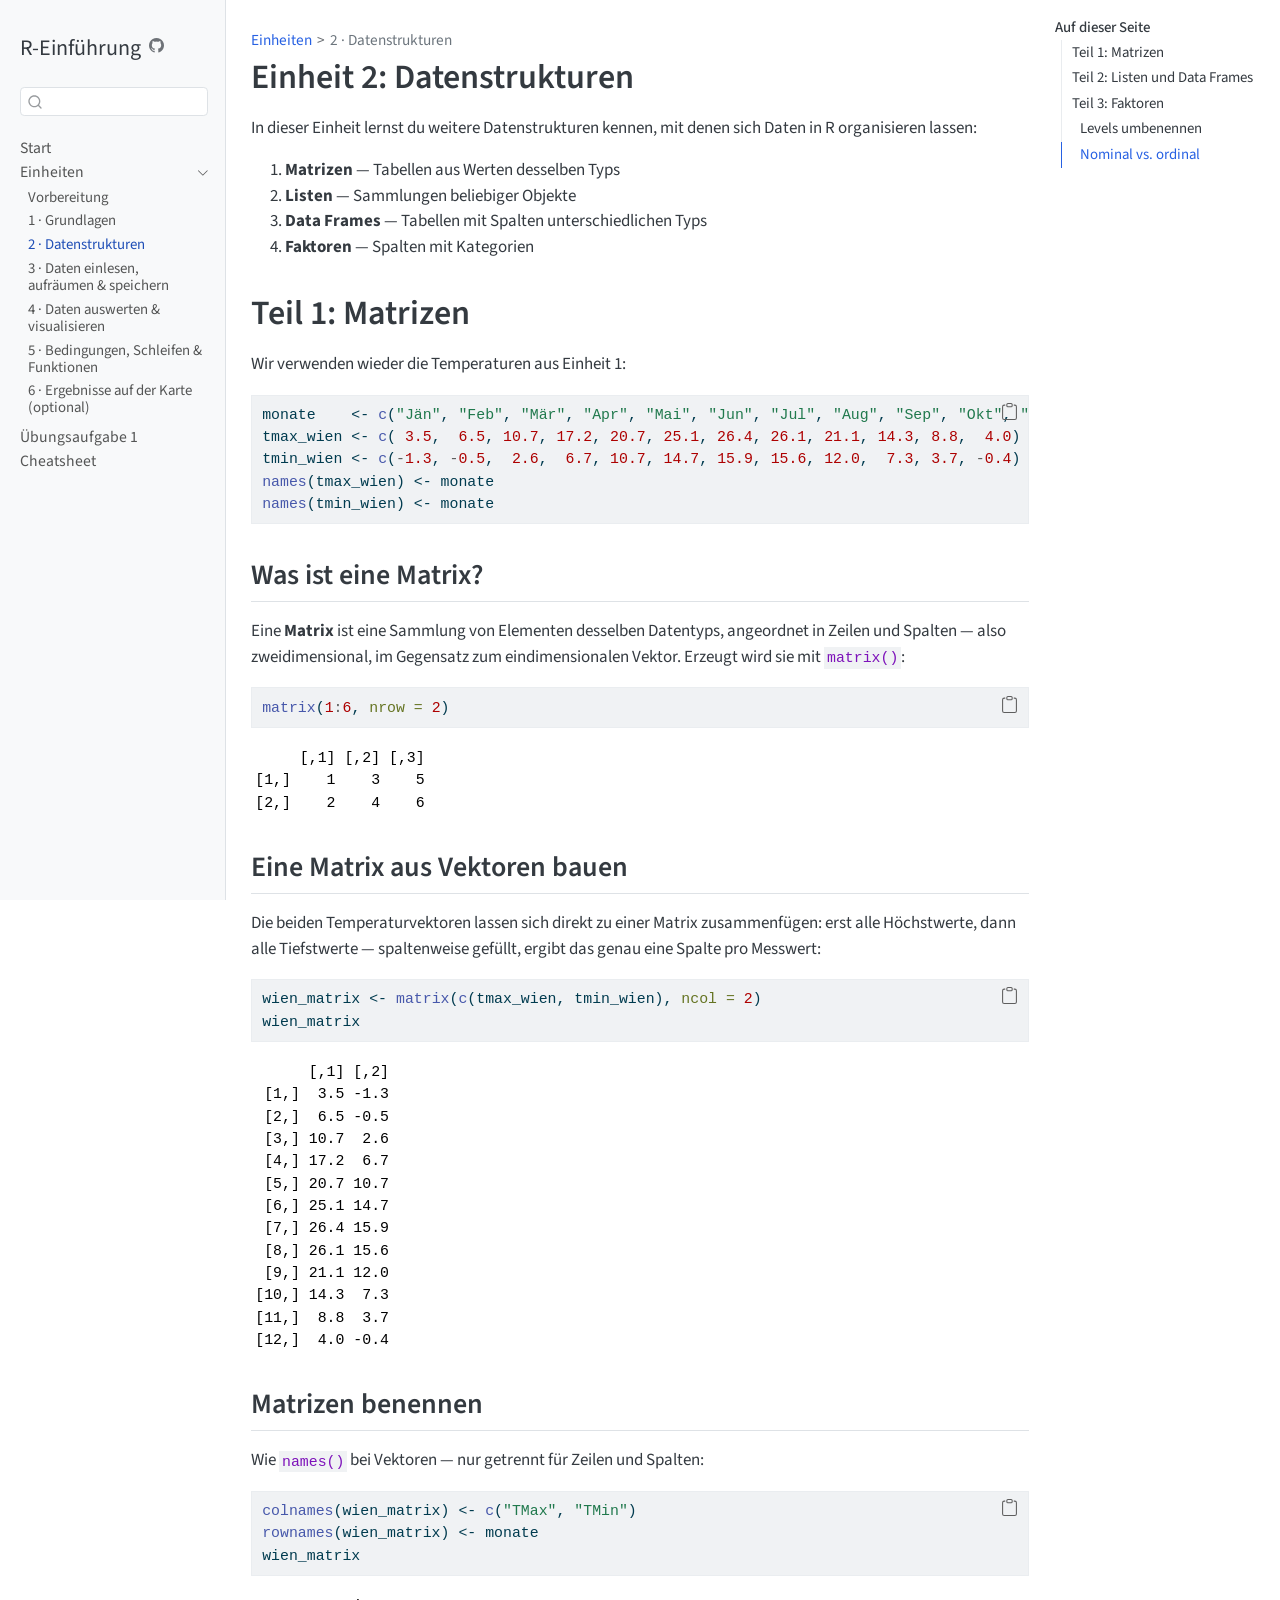
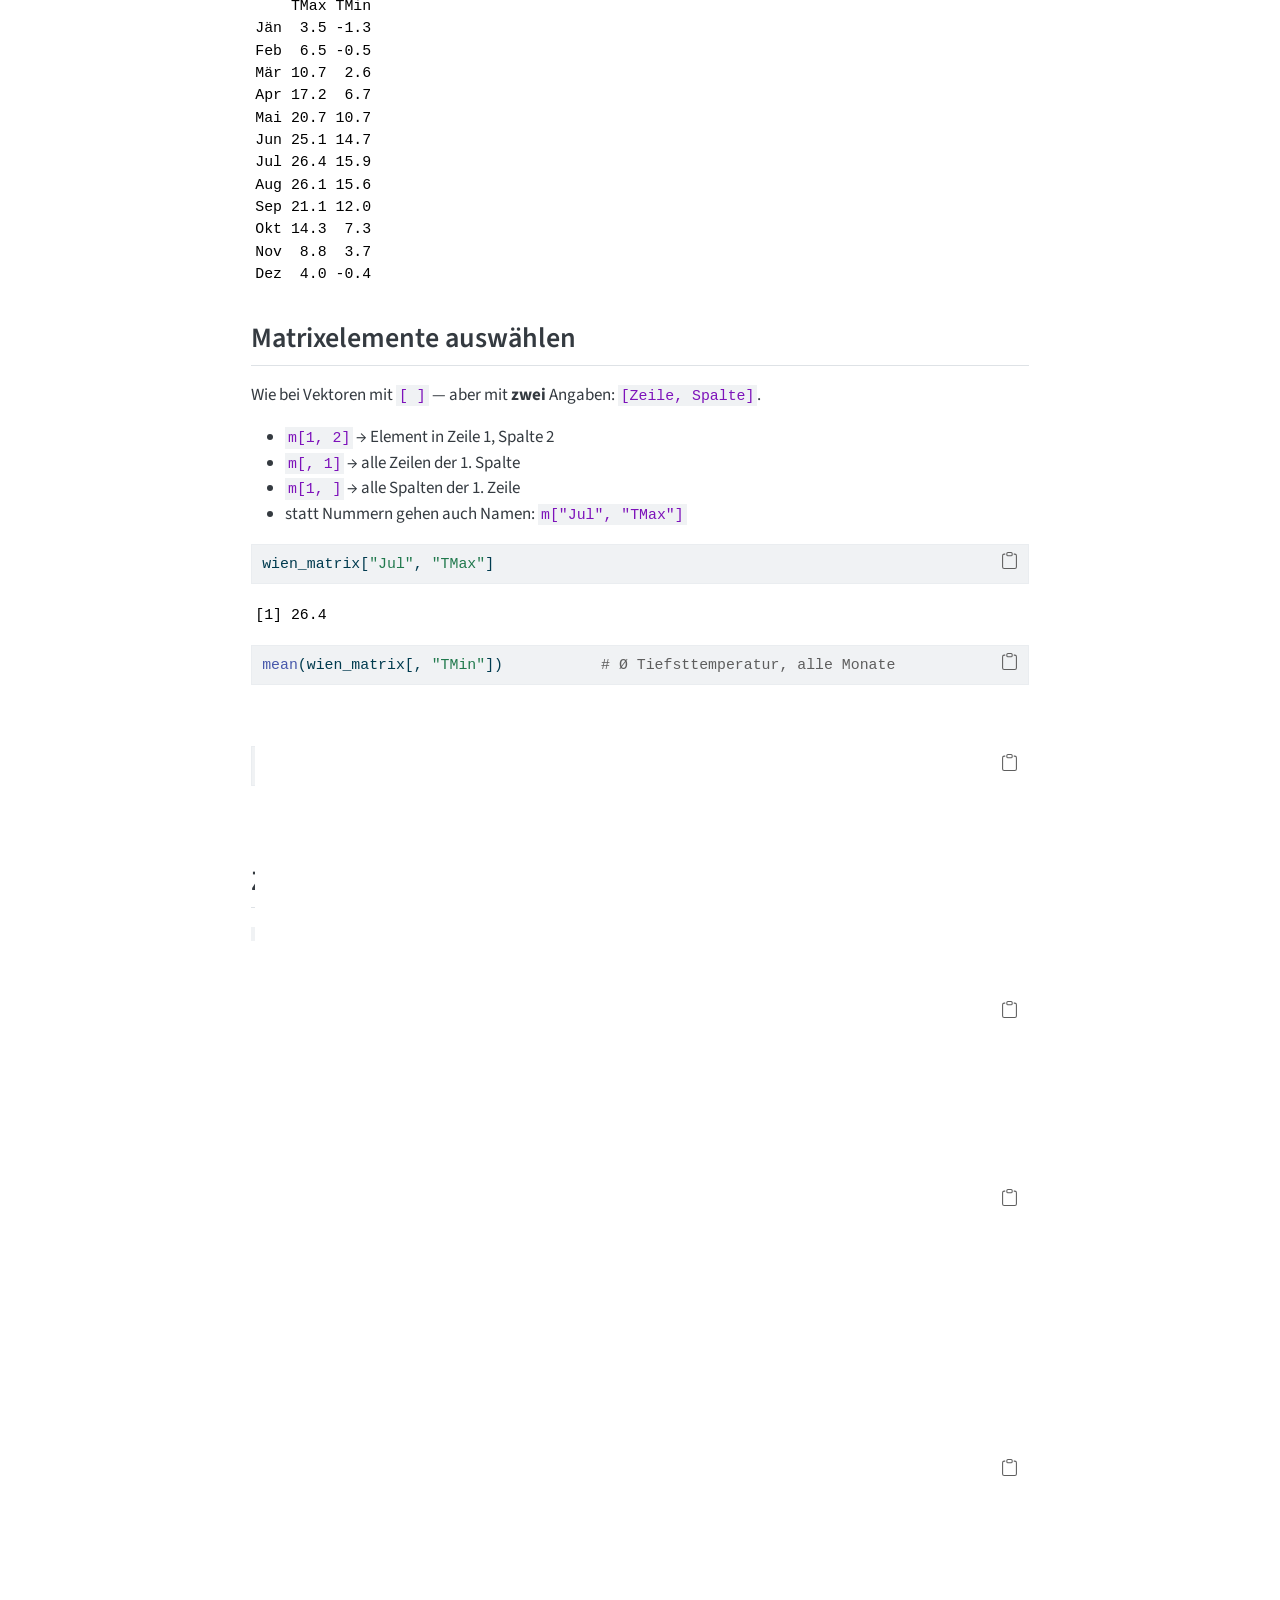
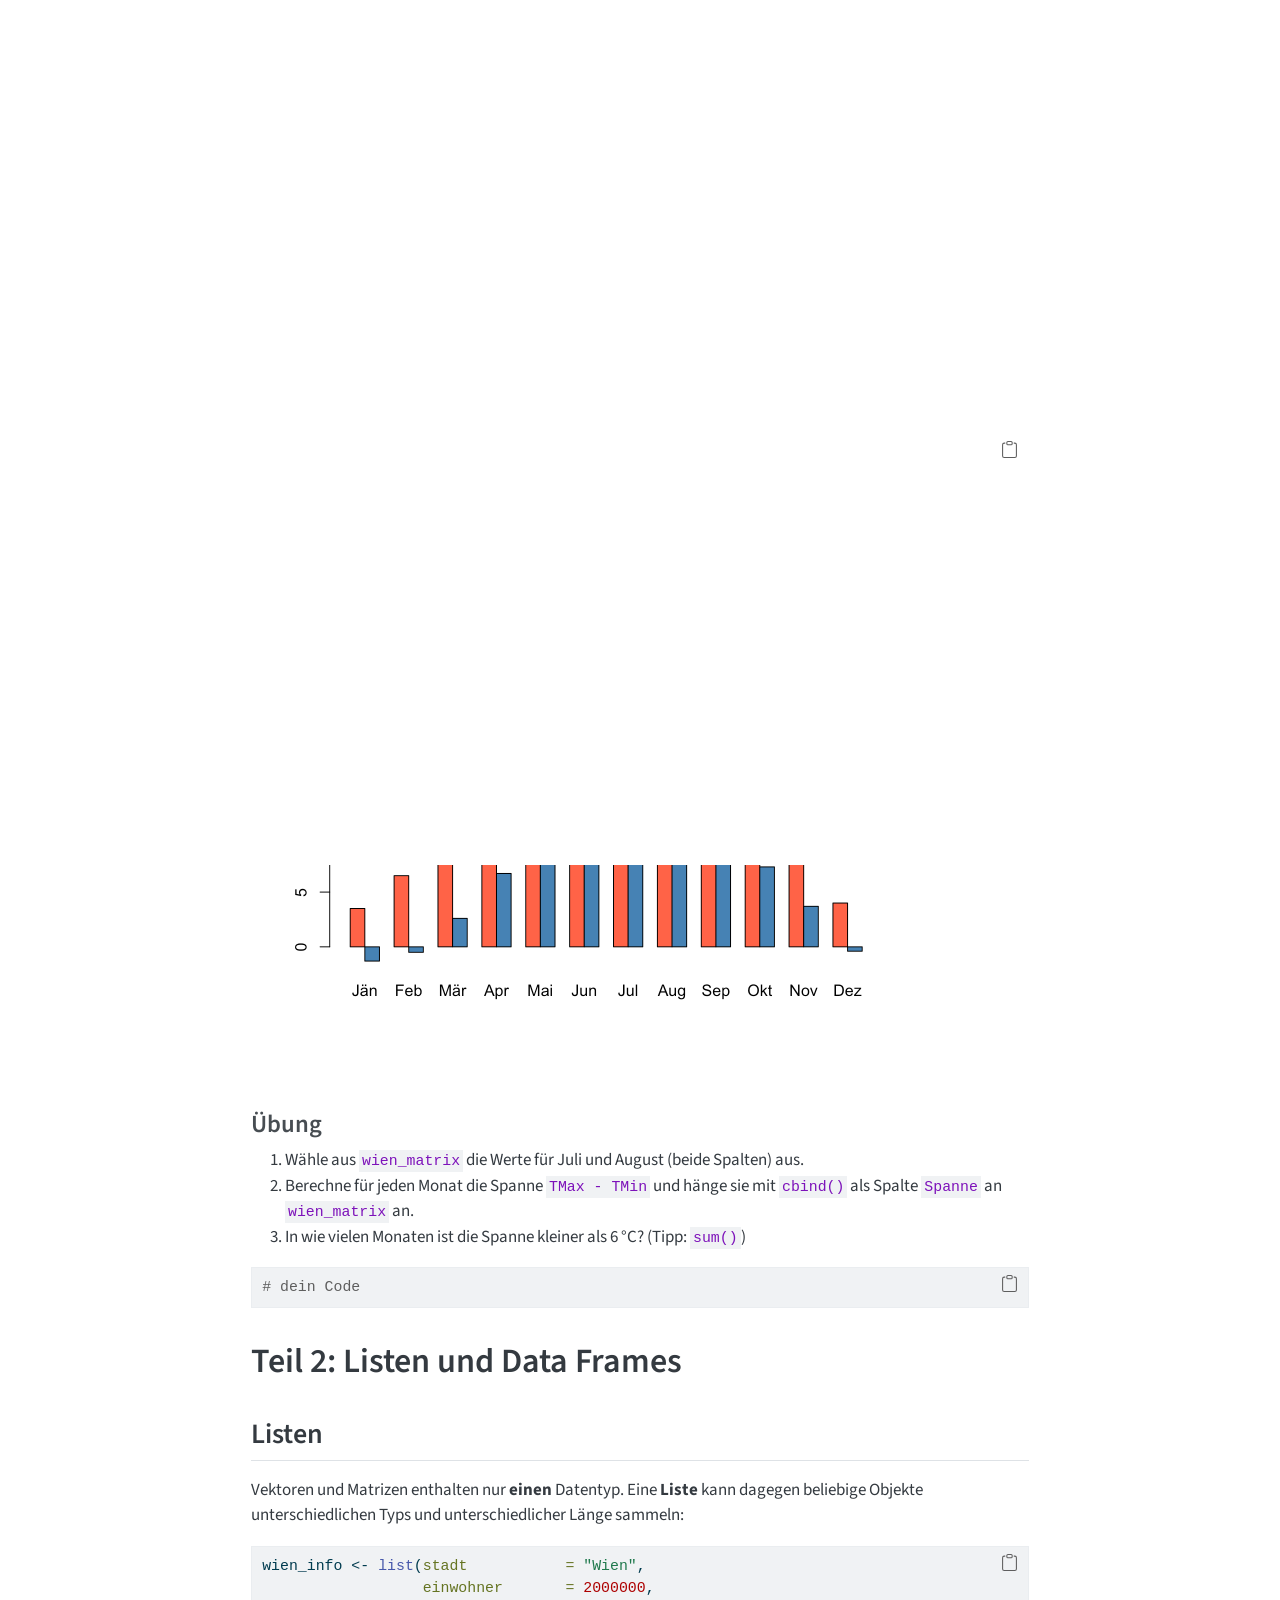
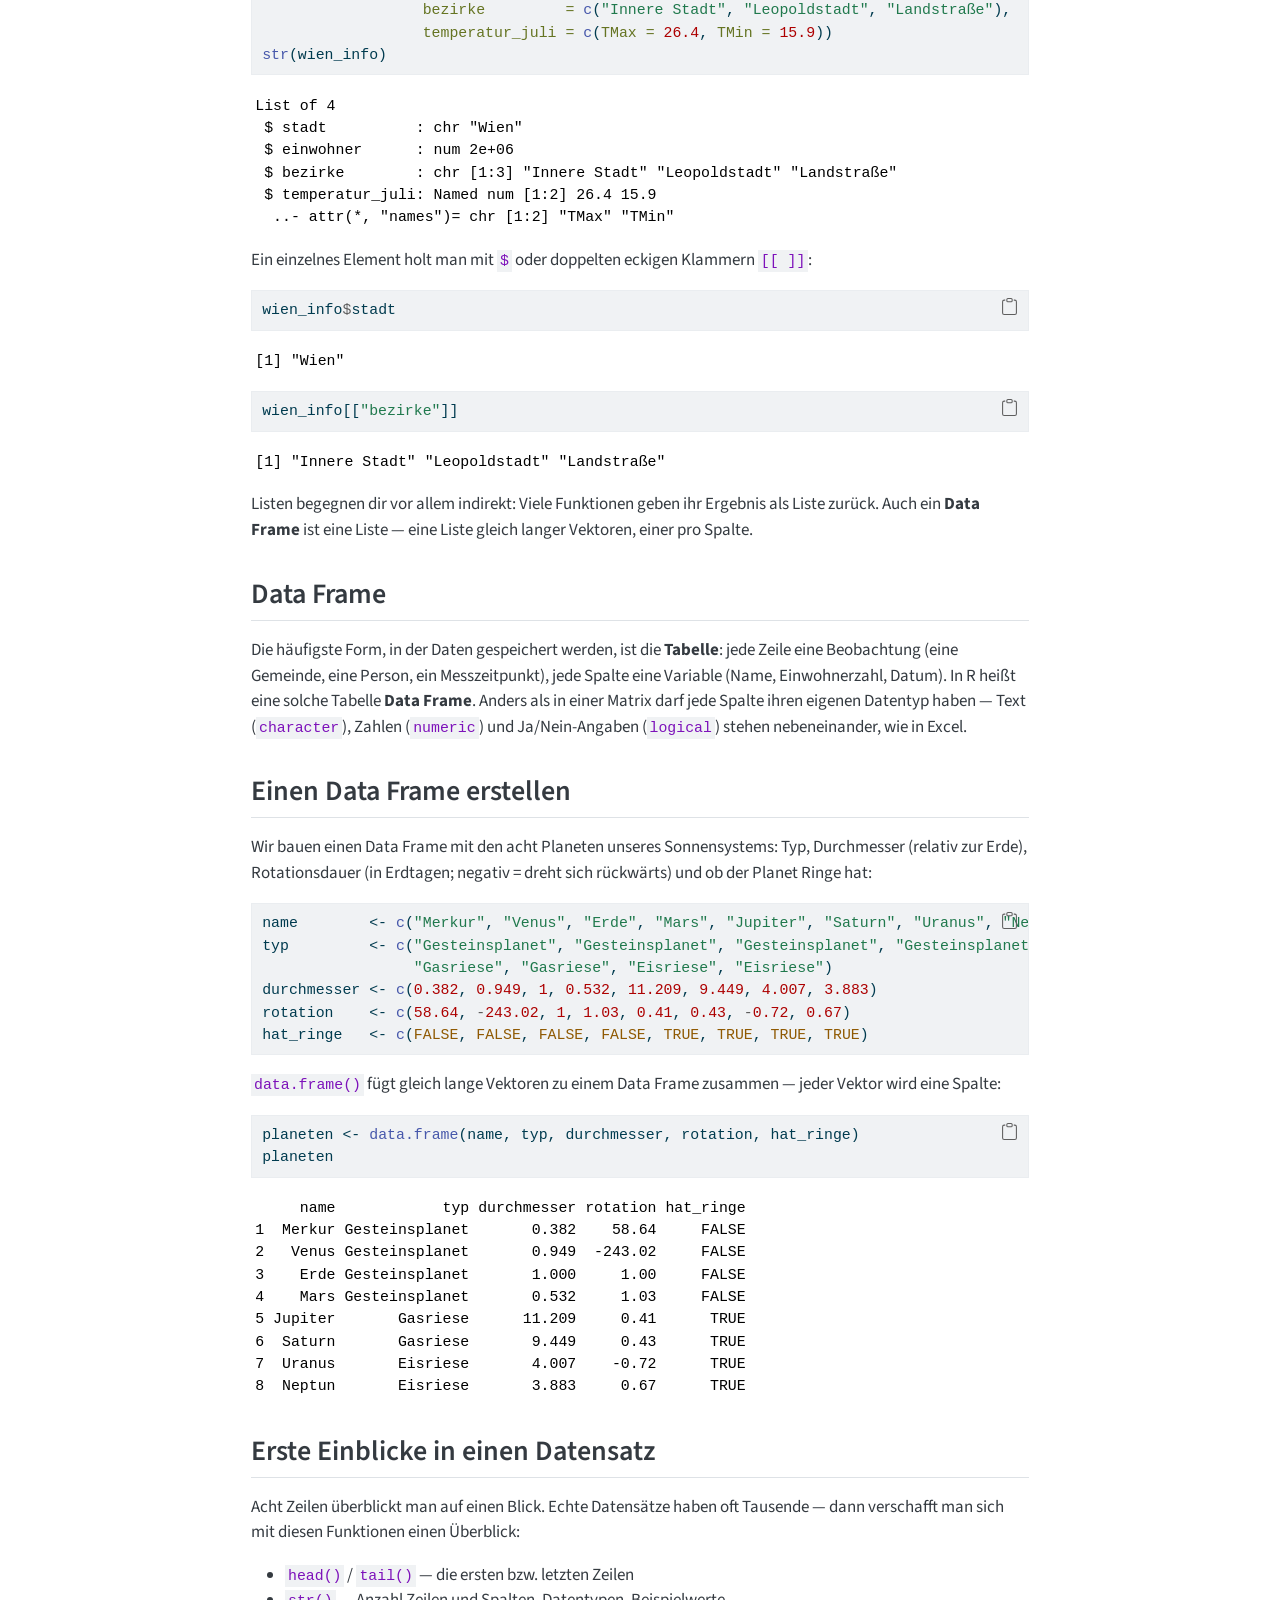
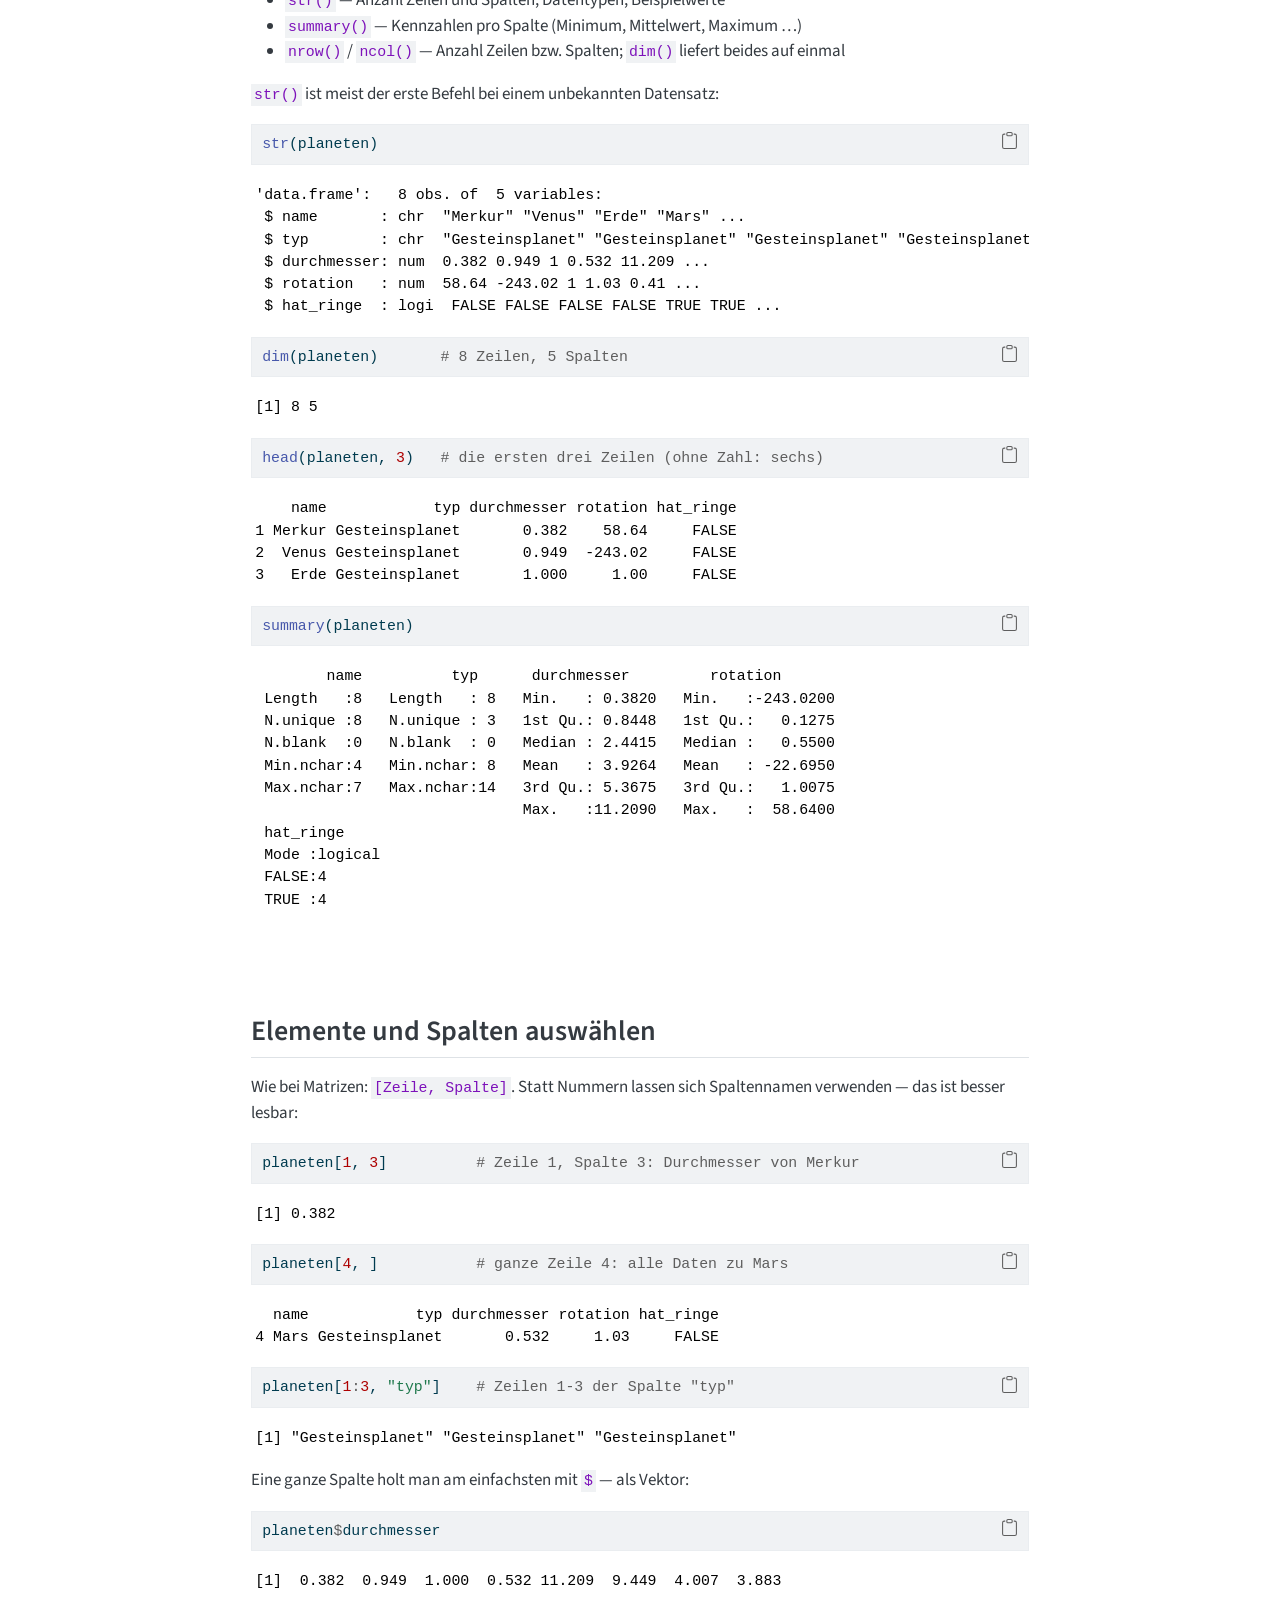
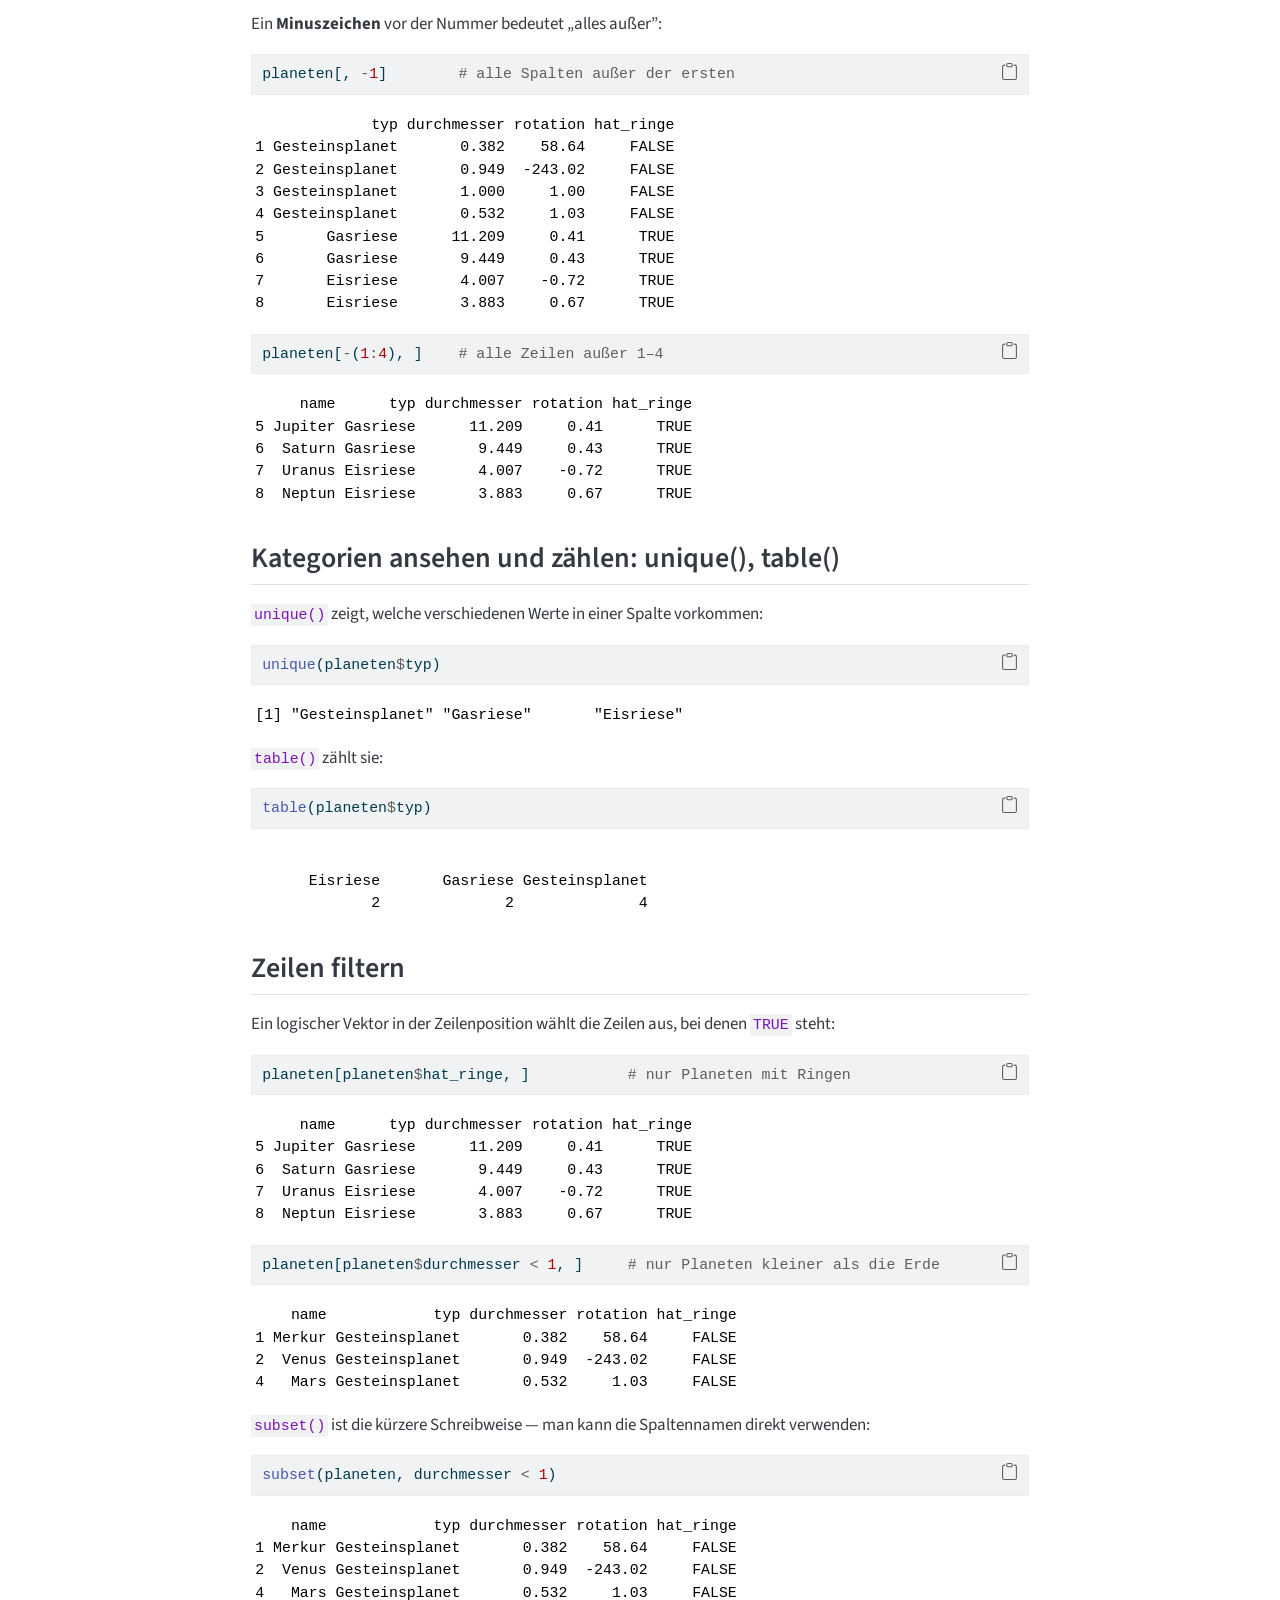
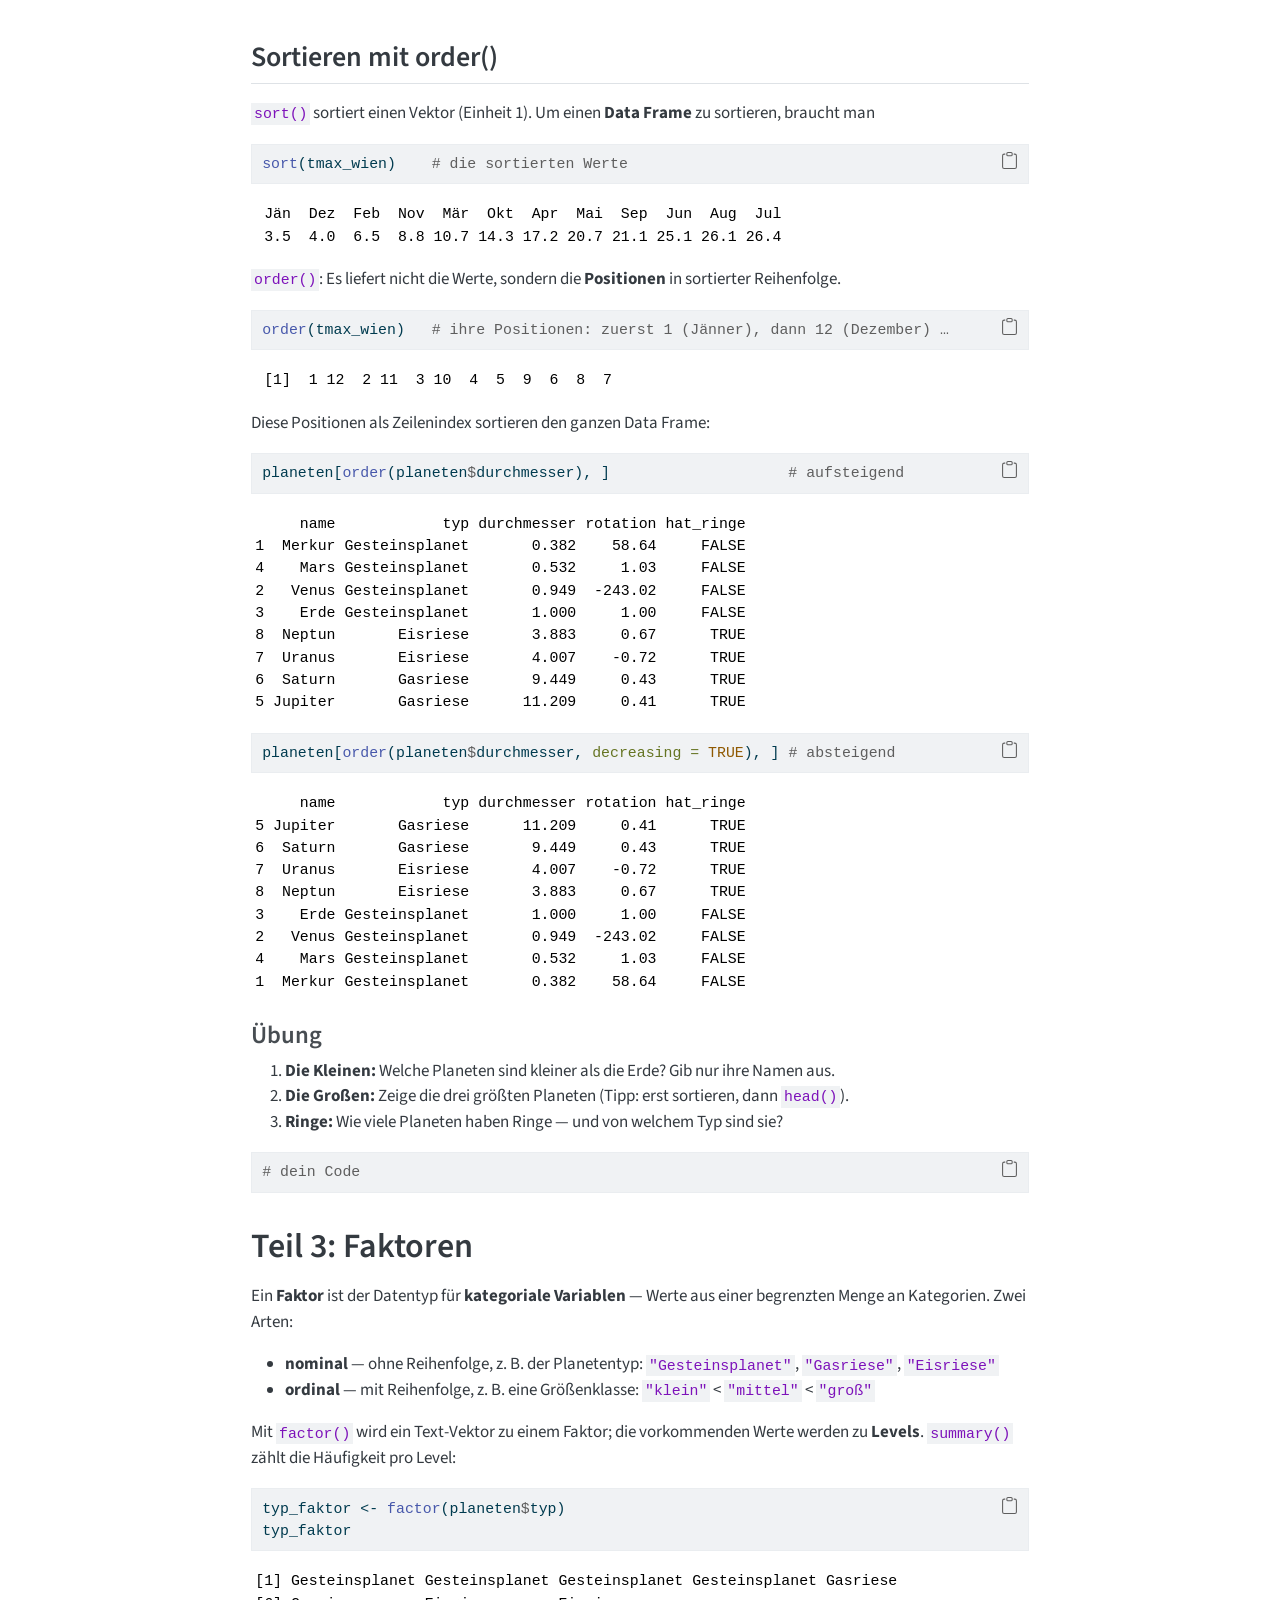
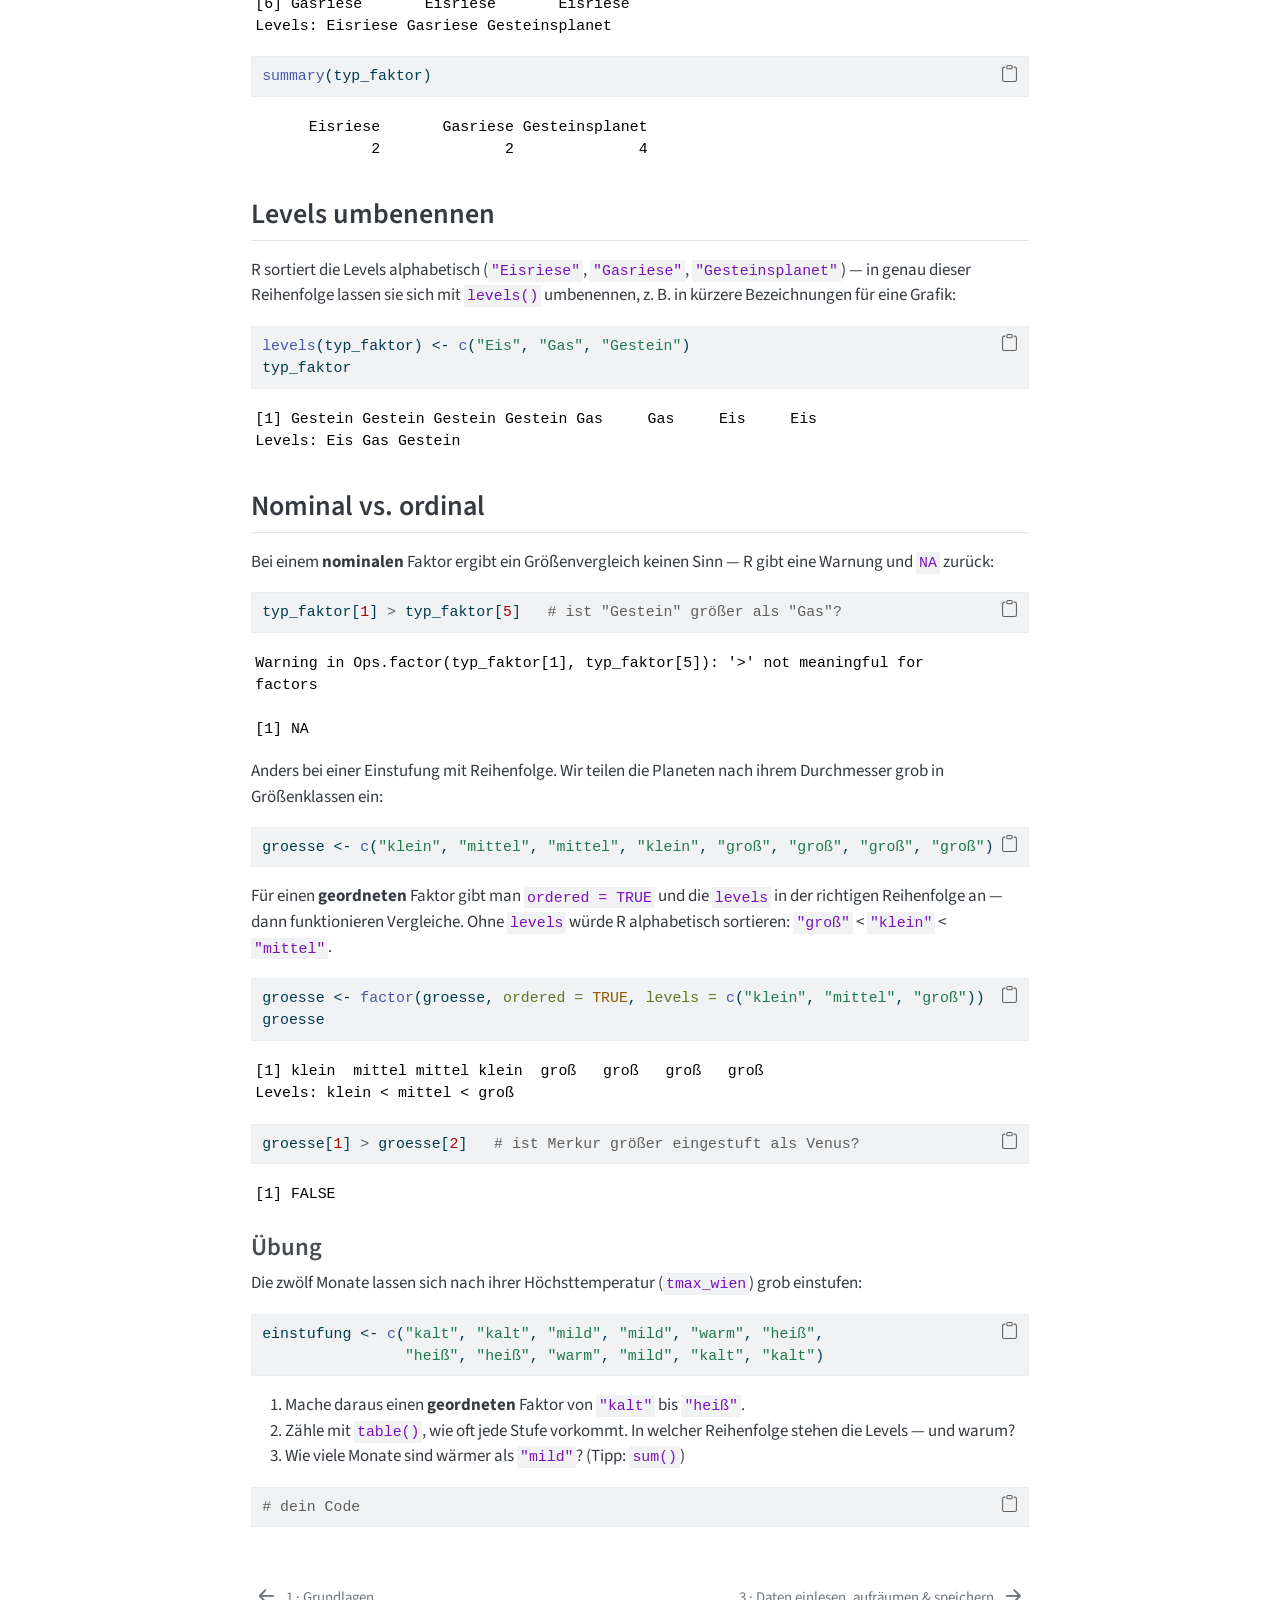
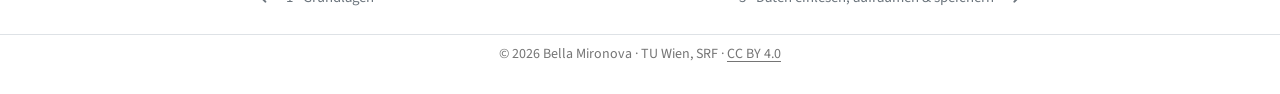
<file: docs/einheit-2.html>
<!DOCTYPE html>
<html xmlns="http://www.w3.org/1999/xhtml" lang="de" xml:lang="de"><head>

<meta charset="utf-8">
<meta name="generator" content="quarto-1.10.18">

<meta name="viewport" content="width=device-width, initial-scale=1.0, user-scalable=yes">


<title>Einheit 2: Datenstrukturen – R-Einführung</title>
<style>
/* Default styles provided by pandoc.
** See https://pandoc.org/MANUAL.html#variables-for-html for config info.
*/
span.smallcaps{font-variant: small-caps;}
div.columns{display: flex; gap: 1.5em;}
div.column{flex: auto;}
@media screen {
div.columns{gap: min(4vw, 1.5em);}
div.column{overflow-x: auto;}
}
div.hanging-indent{margin-left: 1.5em; text-indent: -1.5em;}
ul.task-list{list-style: none;}
ul.task-list li input[type="checkbox"] {
  width: 0.8em;
  margin: 0 0.8em 0.2em -1em; /* quarto-specific, see https://github.com/quarto-dev/quarto-cli/issues/4556 */ 
  vertical-align: middle;
}
/* CSS for syntax highlighting */
html { -webkit-text-size-adjust: 100%; }
pre > code.sourceCode { white-space: pre; position: relative; }
pre > code.sourceCode > span { display: inline-block; line-height: 1.25; }
pre > code.sourceCode > span:empty { height: 1.2em; }
.sourceCode { overflow: visible; }
code.sourceCode > span { color: inherit; text-decoration: inherit; }
div.sourceCode { margin: 1em 0; }
pre.sourceCode { margin: 0; }
@media screen {
div.sourceCode { overflow: auto; }
}
@media print {
pre > code.sourceCode { white-space: pre-wrap; }
pre > code.sourceCode > span { text-indent: -5em; padding-left: 5em; }
}
pre.numberSource code
  { counter-reset: source-line 0; }
pre.numberSource code > span
  { position: relative; left: -4em; counter-increment: source-line; }
pre.numberSource code > span > a:first-child::before
  { content: counter(source-line);
    position: relative; left: -1em; text-align: right; vertical-align: baseline;
    border: none; display: inline-block;
    -webkit-touch-callout: none; -webkit-user-select: none;
    -khtml-user-select: none; -moz-user-select: none;
    -ms-user-select: none; user-select: none;
    padding: 0 4px; width: 4em;
  }
pre.numberSource { margin-left: 3em;  padding-left: 4px; }
div.sourceCode
  {   }
@media screen {
pre > code.sourceCode > span > a:first-child::before { text-decoration: underline; }
}
</style>


<script src="site_libs/quarto-nav/quarto-nav.js"></script>
<script src="site_libs/quarto-nav/headroom.min.js"></script>
<script src="site_libs/clipboard/clipboard.min.js"></script>
<script src="site_libs/quarto-search/autocomplete.umd.js"></script>
<script src="site_libs/quarto-search/fuse.min.js"></script>
<script src="site_libs/quarto-search/quarto-search.js"></script>
<meta name="quarto:offset" content="./">
<link href="./einheit-3.html" rel="next">
<link href="./einheit-1.html" rel="prev">
<script src="site_libs/quarto-html/quarto.js" type="module"></script>
<script src="site_libs/quarto-html/tabsets/tabsets.js" type="module"></script>
<script src="site_libs/quarto-html/popper.min.js"></script>
<script src="site_libs/quarto-html/tippy.umd.min.js"></script>
<script src="site_libs/quarto-html/anchor.min.js"></script>
<link href="site_libs/quarto-html/tippy.css" rel="stylesheet">
<link href="site_libs/quarto-html/quarto-syntax-highlighting-64a204ab8560d761af7679ceaba22944.css" rel="stylesheet" id="quarto-text-highlighting-styles">
<script src="site_libs/bootstrap/bootstrap.min.js"></script>
<link href="site_libs/bootstrap/bootstrap-icons.css" rel="stylesheet">
<link href="site_libs/bootstrap/bootstrap-b780e26fcea2d1faebb34e9a9f24195f.min.css" rel="stylesheet" append-hash="true" id="quarto-bootstrap" data-mode="light">
<script id="quarto-search-options" type="application/json">{
  "location": "sidebar",
  "copy-button": false,
  "collapse-after": 3,
  "panel-placement": "start",
  "type": "textbox",
  "limit": 50,
  "keyboard-shortcut": [
    "f",
    "/",
    "s"
  ],
  "show-item-context": false,
  "language": {
    "search-no-results-text": "Keine Treffer",
    "search-matching-documents-text": "Treffer",
    "search-copy-link-title": "Link in die Suche kopieren",
    "search-hide-matches-text": "Zusätzliche Treffer verbergen",
    "search-more-match-text": "weitere Treffer in diesem Dokument",
    "search-more-matches-text": "weitere Treffer in diesem Dokument",
    "search-clear-button-title": "Zurücksetzen",
    "search-text-placeholder": "",
    "search-detached-cancel-button-title": "Abbrechen",
    "search-submit-button-title": "Abschicken",
    "search-label": "Suchen"
  }
}</script>


<link rel="stylesheet" href="styles.css">
</head>

<body class="nav-sidebar docked quarto-light">

<div id="quarto-search-results"></div>
  <header id="quarto-header" class="headroom fixed-top">
  <nav class="quarto-secondary-nav">
    <div class="container-fluid d-flex">
      <button type="button" class="quarto-btn-toggle btn" data-bs-toggle="collapse" role="button" data-bs-target=".quarto-sidebar-collapse-item" aria-controls="quarto-sidebar" aria-expanded="false" aria-label="Seitenleiste umschalten" onclick="if (window.quartoToggleHeadroom) { window.quartoToggleHeadroom(); }">
        <i class="bi bi-layout-text-sidebar-reverse"></i>
      </button>
        <nav class="quarto-page-breadcrumbs" aria-label="breadcrumb"><ol class="breadcrumb"><li class="breadcrumb-item"><a href="./vorbereitung.html">Einheiten</a></li><li class="breadcrumb-item"><a href="./einheit-2.html">2 · Datenstrukturen</a></li></ol></nav>
        <a class="flex-grow-1" role="navigation" data-bs-toggle="collapse" data-bs-target=".quarto-sidebar-collapse-item" aria-controls="quarto-sidebar" aria-expanded="false" aria-label="Seitenleiste umschalten" onclick="if (window.quartoToggleHeadroom) { window.quartoToggleHeadroom(); }">      
        </a>
      <button type="button" class="btn quarto-search-button" aria-label="Suchen" onclick="window.quartoOpenSearch();">
        <i class="bi bi-search"></i>
      </button>
    </div>
  </nav>
</header>
<!-- content -->
<div id="quarto-content" class="quarto-container page-columns page-rows-contents page-layout-article">
<!-- sidebar -->
  <nav id="quarto-sidebar" class="sidebar collapse collapse-horizontal quarto-sidebar-collapse-item sidebar-navigation docked overflow-auto">
    <div class="pt-lg-2 mt-2 text-left sidebar-header">
    <div class="sidebar-title mb-0 py-0">
      <a href="./">R-Einführung</a> 
        <div class="sidebar-tools-main">
    <a href="https://github.com/bella-mir/r-einfuehrung" title="" class="quarto-navigation-tool px-1" aria-label=""><i class="bi bi-github"></i></a>
</div>
    </div>
      </div>
        <div class="mt-2 flex-shrink-0 align-items-center">
        <div class="sidebar-search">
        <div id="quarto-search" class="" title="Suchen"></div>
        </div>
        </div>
    <div class="sidebar-menu-container"> 
    <ul class="list-unstyled mt-1">
        <li class="sidebar-item">
  <div class="sidebar-item-container"> 
  <a href="./index.html" class="sidebar-item-text sidebar-link">
 <span class="menu-text">Start</span></a>
  </div>
</li>
        <li class="sidebar-item sidebar-item-section">
      <div class="sidebar-item-container"> 
            <a class="sidebar-item-text sidebar-link text-start" data-bs-toggle="collapse" data-bs-target="#quarto-sidebar-section-1" role="navigation" aria-expanded="true">
 <span class="menu-text">Einheiten</span></a>
          <a class="sidebar-item-toggle text-start" data-bs-toggle="collapse" data-bs-target="#quarto-sidebar-section-1" role="navigation" aria-expanded="true" aria-label="Abschnitt umschalten">
            <i class="bi bi-chevron-right ms-2"></i>
          </a> 
      </div>
      <ul id="quarto-sidebar-section-1" class="collapse list-unstyled sidebar-section depth1 show">  
          <li class="sidebar-item">
  <div class="sidebar-item-container"> 
  <a href="./vorbereitung.html" class="sidebar-item-text sidebar-link">
 <span class="menu-text">Vorbereitung</span></a>
  </div>
</li>
          <li class="sidebar-item">
  <div class="sidebar-item-container"> 
  <a href="./einheit-1.html" class="sidebar-item-text sidebar-link">
 <span class="menu-text">1 · Grundlagen</span></a>
  </div>
</li>
          <li class="sidebar-item">
  <div class="sidebar-item-container"> 
  <a href="./einheit-2.html" class="sidebar-item-text sidebar-link active">
 <span class="menu-text">2 · Datenstrukturen</span></a>
  </div>
</li>
          <li class="sidebar-item">
  <div class="sidebar-item-container"> 
  <a href="./einheit-3.html" class="sidebar-item-text sidebar-link">
 <span class="menu-text">3 · Daten einlesen, aufräumen &amp; speichern</span></a>
  </div>
</li>
          <li class="sidebar-item">
  <div class="sidebar-item-container"> 
  <a href="./einheit-4.html" class="sidebar-item-text sidebar-link">
 <span class="menu-text">4 · Daten auswerten &amp; visualisieren</span></a>
  </div>
</li>
          <li class="sidebar-item">
  <div class="sidebar-item-container"> 
  <a href="./einheit-5.html" class="sidebar-item-text sidebar-link">
 <span class="menu-text">5 · Bedingungen, Schleifen &amp; Funktionen</span></a>
  </div>
</li>
          <li class="sidebar-item">
  <div class="sidebar-item-container"> 
  <a href="./einheit-6.html" class="sidebar-item-text sidebar-link">
 <span class="menu-text">6 · Ergebnisse auf der Karte (optional)</span></a>
  </div>
</li>
      </ul>
  </li>
        <li class="sidebar-item">
  <div class="sidebar-item-container"> 
  <a href="./uebungsaufgabe-1.html" class="sidebar-item-text sidebar-link">
 <span class="menu-text">Übungsaufgabe 1</span></a>
  </div>
</li>
        <li class="sidebar-item">
  <div class="sidebar-item-container"> 
  <a href="./cheatsheet.html" class="sidebar-item-text sidebar-link">
 <span class="menu-text">Cheatsheet</span></a>
  </div>
</li>
    </ul>
    </div>
</nav>
<div id="quarto-sidebar-glass" class="quarto-sidebar-collapse-item" data-bs-toggle="collapse" data-bs-target=".quarto-sidebar-collapse-item"></div>
<!-- margin-sidebar -->
    <div id="quarto-margin-sidebar" class="sidebar margin-sidebar">
        <nav id="TOC" role="doc-toc" class="toc-active">
    <h2 id="toc-title">Auf dieser Seite</h2>
   
  <ul class="collapse">
  <li><a href="#teil-1-matrizen" id="toc-teil-1-matrizen" class="nav-link active" data-scroll-target="#teil-1-matrizen">Teil 1: Matrizen</a>
  <ul class="collapse">
  <li><a href="#was-ist-eine-matrix" id="toc-was-ist-eine-matrix" class="nav-link" data-scroll-target="#was-ist-eine-matrix">Was ist eine Matrix?</a></li>
  <li><a href="#eine-matrix-aus-vektoren-bauen" id="toc-eine-matrix-aus-vektoren-bauen" class="nav-link" data-scroll-target="#eine-matrix-aus-vektoren-bauen">Eine Matrix aus Vektoren bauen</a></li>
  <li><a href="#matrizen-benennen" id="toc-matrizen-benennen" class="nav-link" data-scroll-target="#matrizen-benennen">Matrizen benennen</a></li>
  <li><a href="#matrixelemente-auswählen" id="toc-matrixelemente-auswählen" class="nav-link" data-scroll-target="#matrixelemente-auswählen">Matrixelemente auswählen</a></li>
  <li><a href="#zeilen--und-spaltenmittelwerte" id="toc-zeilen--und-spaltenmittelwerte" class="nav-link" data-scroll-target="#zeilen--und-spaltenmittelwerte">Zeilen- und Spaltenmittelwerte</a></li>
  <li><a href="#spalten-und-zeilen-anhängen-cbind-und-rbind" id="toc-spalten-und-zeilen-anhängen-cbind-und-rbind" class="nav-link" data-scroll-target="#spalten-und-zeilen-anhängen-cbind-und-rbind">Spalten und Zeilen anhängen: cbind() und rbind()</a></li>
  <li><a href="#die-matrix-als-balkendiagramm" id="toc-die-matrix-als-balkendiagramm" class="nav-link" data-scroll-target="#die-matrix-als-balkendiagramm">Die Matrix als Balkendiagramm</a></li>
  </ul></li>
  <li><a href="#teil-2-listen-und-data-frames" id="toc-teil-2-listen-und-data-frames" class="nav-link" data-scroll-target="#teil-2-listen-und-data-frames">Teil 2: Listen und Data Frames</a>
  <ul class="collapse">
  <li><a href="#listen" id="toc-listen" class="nav-link" data-scroll-target="#listen">Listen</a></li>
  <li><a href="#data-frame" id="toc-data-frame" class="nav-link" data-scroll-target="#data-frame">Data Frame</a></li>
  <li><a href="#einen-data-frame-erstellen" id="toc-einen-data-frame-erstellen" class="nav-link" data-scroll-target="#einen-data-frame-erstellen">Einen Data Frame erstellen</a></li>
  <li><a href="#erste-einblicke-in-einen-datensatz" id="toc-erste-einblicke-in-einen-datensatz" class="nav-link" data-scroll-target="#erste-einblicke-in-einen-datensatz">Erste Einblicke in einen Datensatz</a></li>
  <li><a href="#elemente-und-spalten-auswählen" id="toc-elemente-und-spalten-auswählen" class="nav-link" data-scroll-target="#elemente-und-spalten-auswählen">Elemente und Spalten auswählen</a></li>
  <li><a href="#kategorien-ansehen-und-zählen-unique-table" id="toc-kategorien-ansehen-und-zählen-unique-table" class="nav-link" data-scroll-target="#kategorien-ansehen-und-zählen-unique-table">Kategorien ansehen und zählen: unique(), table()</a></li>
  <li><a href="#zeilen-filtern" id="toc-zeilen-filtern" class="nav-link" data-scroll-target="#zeilen-filtern">Zeilen filtern</a></li>
  <li><a href="#sortieren-mit-order" id="toc-sortieren-mit-order" class="nav-link" data-scroll-target="#sortieren-mit-order">Sortieren mit order()</a></li>
  </ul></li>
  <li><a href="#teil-3-faktoren" id="toc-teil-3-faktoren" class="nav-link" data-scroll-target="#teil-3-faktoren">Teil 3: Faktoren</a>
  <ul class="collapse">
  <li><a href="#levels-umbenennen" id="toc-levels-umbenennen" class="nav-link" data-scroll-target="#levels-umbenennen">Levels umbenennen</a></li>
  <li><a href="#nominal-vs.-ordinal" id="toc-nominal-vs.-ordinal" class="nav-link" data-scroll-target="#nominal-vs.-ordinal">Nominal vs.&nbsp;ordinal</a></li>
  </ul></li>
  </ul>
</nav>
    </div>
<!-- main -->
<main class="content" id="quarto-document-content">

<header id="title-block-header" class="quarto-title-block default"><nav class="quarto-page-breadcrumbs quarto-title-breadcrumbs d-none d-lg-block" aria-label="breadcrumb"><ol class="breadcrumb"><li class="breadcrumb-item"><a href="./vorbereitung.html">Einheiten</a></li><li class="breadcrumb-item"><a href="./einheit-2.html">2 · Datenstrukturen</a></li></ol></nav>
<div class="quarto-title">
<h1 class="title">Einheit 2: Datenstrukturen</h1>
</div>



<div class="quarto-title-meta">

    
  
    
  </div>
  


</header>


<p>In dieser Einheit lernst du weitere Datenstrukturen kennen, mit denen sich Daten in R organisieren lassen:</p>
<ol type="1">
<li><strong>Matrizen</strong> — Tabellen aus Werten desselben Typs</li>
<li><strong>Listen</strong> — Sammlungen beliebiger Objekte</li>
<li><strong>Data Frames</strong> — Tabellen mit Spalten unterschiedlichen Typs</li>
<li><strong>Faktoren</strong> — Spalten mit Kategorien</li>
</ol>
<section id="teil-1-matrizen" class="level1">
<h1>Teil 1: Matrizen</h1>
<p>Wir verwenden wieder die Temperaturen aus Einheit 1:</p>
<div class="cell">
<div class="code-copy-outer-scaffold"><div class="sourceCode cell-code" id="cb1"><pre class="sourceCode r code-with-copy"><code class="sourceCode r"><span id="cb1-1"><a href="#cb1-1" aria-hidden="true" tabindex="-1"></a>monate    <span class="ot">&lt;-</span> <span class="fu">c</span>(<span class="st">"Jän"</span>, <span class="st">"Feb"</span>, <span class="st">"Mär"</span>, <span class="st">"Apr"</span>, <span class="st">"Mai"</span>, <span class="st">"Jun"</span>, <span class="st">"Jul"</span>, <span class="st">"Aug"</span>, <span class="st">"Sep"</span>, <span class="st">"Okt"</span>, <span class="st">"Nov"</span>, <span class="st">"Dez"</span>)</span>
<span id="cb1-2"><a href="#cb1-2" aria-hidden="true" tabindex="-1"></a>tmax_wien <span class="ot">&lt;-</span> <span class="fu">c</span>( <span class="fl">3.5</span>,  <span class="fl">6.5</span>, <span class="fl">10.7</span>, <span class="fl">17.2</span>, <span class="fl">20.7</span>, <span class="fl">25.1</span>, <span class="fl">26.4</span>, <span class="fl">26.1</span>, <span class="fl">21.1</span>, <span class="fl">14.3</span>, <span class="fl">8.8</span>,  <span class="fl">4.0</span>)</span>
<span id="cb1-3"><a href="#cb1-3" aria-hidden="true" tabindex="-1"></a>tmin_wien <span class="ot">&lt;-</span> <span class="fu">c</span>(<span class="sc">-</span><span class="fl">1.3</span>, <span class="sc">-</span><span class="fl">0.5</span>,  <span class="fl">2.6</span>,  <span class="fl">6.7</span>, <span class="fl">10.7</span>, <span class="fl">14.7</span>, <span class="fl">15.9</span>, <span class="fl">15.6</span>, <span class="fl">12.0</span>,  <span class="fl">7.3</span>, <span class="fl">3.7</span>, <span class="sc">-</span><span class="fl">0.4</span>)</span>
<span id="cb1-4"><a href="#cb1-4" aria-hidden="true" tabindex="-1"></a><span class="fu">names</span>(tmax_wien) <span class="ot">&lt;-</span> monate</span>
<span id="cb1-5"><a href="#cb1-5" aria-hidden="true" tabindex="-1"></a><span class="fu">names</span>(tmin_wien) <span class="ot">&lt;-</span> monate</span></code></pre></div><button title="In die Zwischenablage kopieren" class="code-copy-button"><i class="bi"></i></button></div>
</div>
<section id="was-ist-eine-matrix" class="level2">
<h2 class="anchored" data-anchor-id="was-ist-eine-matrix">Was ist eine Matrix?</h2>
<p>Eine <strong>Matrix</strong> ist eine Sammlung von Elementen desselben Datentyps, angeordnet in Zeilen und Spalten — also zweidimensional, im Gegensatz zum eindimensionalen Vektor. Erzeugt wird sie mit <code>matrix()</code>:</p>
<div class="cell">
<div class="code-copy-outer-scaffold"><div class="sourceCode cell-code" id="cb2"><pre class="sourceCode r code-with-copy"><code class="sourceCode r"><span id="cb2-1"><a href="#cb2-1" aria-hidden="true" tabindex="-1"></a><span class="fu">matrix</span>(<span class="dv">1</span><span class="sc">:</span><span class="dv">6</span>, <span class="at">nrow =</span> <span class="dv">2</span>)</span></code></pre></div><button title="In die Zwischenablage kopieren" class="code-copy-button"><i class="bi"></i></button></div>
<div class="cell-output cell-output-stdout">
<pre><code>     [,1] [,2] [,3]
[1,]    1    3    5
[2,]    2    4    6</code></pre>
</div>
</div>
</section>
<section id="eine-matrix-aus-vektoren-bauen" class="level2">
<h2 class="anchored" data-anchor-id="eine-matrix-aus-vektoren-bauen">Eine Matrix aus Vektoren bauen</h2>
<p>Die beiden Temperaturvektoren lassen sich direkt zu einer Matrix zusammenfügen: erst alle Höchstwerte, dann alle Tiefstwerte — spaltenweise gefüllt, ergibt das genau eine Spalte pro Messwert:</p>
<div class="cell">
<div class="code-copy-outer-scaffold"><div class="sourceCode cell-code" id="cb4"><pre class="sourceCode r code-with-copy"><code class="sourceCode r"><span id="cb4-1"><a href="#cb4-1" aria-hidden="true" tabindex="-1"></a>wien_matrix <span class="ot">&lt;-</span> <span class="fu">matrix</span>(<span class="fu">c</span>(tmax_wien, tmin_wien), <span class="at">ncol =</span> <span class="dv">2</span>)</span>
<span id="cb4-2"><a href="#cb4-2" aria-hidden="true" tabindex="-1"></a>wien_matrix</span></code></pre></div><button title="In die Zwischenablage kopieren" class="code-copy-button"><i class="bi"></i></button></div>
<div class="cell-output cell-output-stdout">
<pre><code>      [,1] [,2]
 [1,]  3.5 -1.3
 [2,]  6.5 -0.5
 [3,] 10.7  2.6
 [4,] 17.2  6.7
 [5,] 20.7 10.7
 [6,] 25.1 14.7
 [7,] 26.4 15.9
 [8,] 26.1 15.6
 [9,] 21.1 12.0
[10,] 14.3  7.3
[11,]  8.8  3.7
[12,]  4.0 -0.4</code></pre>
</div>
</div>
</section>
<section id="matrizen-benennen" class="level2">
<h2 class="anchored" data-anchor-id="matrizen-benennen">Matrizen benennen</h2>
<p>Wie <code>names()</code> bei Vektoren — nur getrennt für Zeilen und Spalten:</p>
<div class="cell">
<div class="code-copy-outer-scaffold"><div class="sourceCode cell-code" id="cb6"><pre class="sourceCode r code-with-copy"><code class="sourceCode r"><span id="cb6-1"><a href="#cb6-1" aria-hidden="true" tabindex="-1"></a><span class="fu">colnames</span>(wien_matrix) <span class="ot">&lt;-</span> <span class="fu">c</span>(<span class="st">"TMax"</span>, <span class="st">"TMin"</span>)</span>
<span id="cb6-2"><a href="#cb6-2" aria-hidden="true" tabindex="-1"></a><span class="fu">rownames</span>(wien_matrix) <span class="ot">&lt;-</span> monate</span>
<span id="cb6-3"><a href="#cb6-3" aria-hidden="true" tabindex="-1"></a>wien_matrix</span></code></pre></div><button title="In die Zwischenablage kopieren" class="code-copy-button"><i class="bi"></i></button></div>
<div class="cell-output cell-output-stdout">
<pre><code>    TMax TMin
Jän  3.5 -1.3
Feb  6.5 -0.5
Mär 10.7  2.6
Apr 17.2  6.7
Mai 20.7 10.7
Jun 25.1 14.7
Jul 26.4 15.9
Aug 26.1 15.6
Sep 21.1 12.0
Okt 14.3  7.3
Nov  8.8  3.7
Dez  4.0 -0.4</code></pre>
</div>
</div>
</section>
<section id="matrixelemente-auswählen" class="level2">
<h2 class="anchored" data-anchor-id="matrixelemente-auswählen">Matrixelemente auswählen</h2>
<p>Wie bei Vektoren mit <code>[ ]</code> — aber mit <strong>zwei</strong> Angaben: <code>[Zeile, Spalte]</code>.</p>
<ul>
<li><code>m[1, 2]</code> → Element in Zeile 1, Spalte 2</li>
<li><code>m[, 1]</code> → alle Zeilen der 1. Spalte</li>
<li><code>m[1, ]</code> → alle Spalten der 1. Zeile</li>
<li>statt Nummern gehen auch Namen: <code>m["Jul", "TMax"]</code></li>
</ul>
<div class="cell">
<div class="code-copy-outer-scaffold"><div class="sourceCode cell-code" id="cb8"><pre class="sourceCode r code-with-copy"><code class="sourceCode r"><span id="cb8-1"><a href="#cb8-1" aria-hidden="true" tabindex="-1"></a>wien_matrix[<span class="st">"Jul"</span>, <span class="st">"TMax"</span>]</span></code></pre></div><button title="In die Zwischenablage kopieren" class="code-copy-button"><i class="bi"></i></button></div>
<div class="cell-output cell-output-stdout">
<pre><code>[1] 26.4</code></pre>
</div>
<div class="code-copy-outer-scaffold"><div class="sourceCode cell-code" id="cb10"><pre class="sourceCode r code-with-copy"><code class="sourceCode r"><span id="cb10-1"><a href="#cb10-1" aria-hidden="true" tabindex="-1"></a><span class="fu">mean</span>(wien_matrix[, <span class="st">"TMin"</span>])           <span class="co"># Ø Tiefsttemperatur, alle Monate</span></span></code></pre></div><button title="In die Zwischenablage kopieren" class="code-copy-button"><i class="bi"></i></button></div>
<div class="cell-output cell-output-stdout">
<pre><code>[1] 7.25</code></pre>
</div>
<div class="code-copy-outer-scaffold"><div class="sourceCode cell-code" id="cb12"><pre class="sourceCode r code-with-copy"><code class="sourceCode r"><span id="cb12-1"><a href="#cb12-1" aria-hidden="true" tabindex="-1"></a><span class="fu">mean</span>(wien_matrix[<span class="dv">6</span><span class="sc">:</span><span class="dv">8</span>, <span class="st">"TMin"</span>])        <span class="co"># nur Juni bis August</span></span></code></pre></div><button title="In die Zwischenablage kopieren" class="code-copy-button"><i class="bi"></i></button></div>
<div class="cell-output cell-output-stdout">
<pre><code>[1] 15.4</code></pre>
</div>
</div>
</section>
<section id="zeilen--und-spaltenmittelwerte" class="level2">
<h2 class="anchored" data-anchor-id="zeilen--und-spaltenmittelwerte">Zeilen- und Spaltenmittelwerte</h2>
<p><code>rowMeans()</code> berechnet den Mittelwert jeder Zeile — hier also die Durchschnittstemperatur pro Monat (in Einheit 1 haben wir sie als <code>tmittel_wien</code> noch von Hand berechnet):</p>
<div class="cell">
<div class="code-copy-outer-scaffold"><div class="sourceCode cell-code" id="cb14"><pre class="sourceCode r code-with-copy"><code class="sourceCode r"><span id="cb14-1"><a href="#cb14-1" aria-hidden="true" tabindex="-1"></a>durchschnitt <span class="ot">&lt;-</span> <span class="fu">rowMeans</span>(wien_matrix)</span>
<span id="cb14-2"><a href="#cb14-2" aria-hidden="true" tabindex="-1"></a>durchschnitt</span></code></pre></div><button title="In die Zwischenablage kopieren" class="code-copy-button"><i class="bi"></i></button></div>
<div class="cell-output cell-output-stdout">
<pre><code>  Jän   Feb   Mär   Apr   Mai   Jun   Jul   Aug   Sep   Okt   Nov   Dez 
 1.10  3.00  6.65 11.95 15.70 19.90 21.15 20.85 16.55 10.80  6.25  1.80 </code></pre>
</div>
</div>
<p><code>colMeans()</code> rechnet pro Spalte — die mittlere Höchst- bzw. Tiefsttemperatur über das ganze Jahr:</p>
<div class="cell">
<div class="code-copy-outer-scaffold"><div class="sourceCode cell-code" id="cb16"><pre class="sourceCode r code-with-copy"><code class="sourceCode r"><span id="cb16-1"><a href="#cb16-1" aria-hidden="true" tabindex="-1"></a><span class="fu">colMeans</span>(wien_matrix)</span></code></pre></div><button title="In die Zwischenablage kopieren" class="code-copy-button"><i class="bi"></i></button></div>
<div class="cell-output cell-output-stdout">
<pre><code>    TMax     TMin 
15.36667  7.25000 </code></pre>
</div>
</div>
</section>
<section id="spalten-und-zeilen-anhängen-cbind-und-rbind" class="level2">
<h2 class="anchored" data-anchor-id="spalten-und-zeilen-anhängen-cbind-und-rbind">Spalten und Zeilen anhängen: cbind() und rbind()</h2>
<p><code>cbind()</code> fügt spaltenweise zusammen (<em>column bind</em>), <code>rbind()</code> zeilenweise (<em>row bind</em>). Wir hängen die Durchschnittstemperatur als Spalte an und die Spaltenmittelwerte als Zeile:</p>
<div class="cell">
<div class="code-copy-outer-scaffold"><div class="sourceCode cell-code" id="cb18"><pre class="sourceCode r code-with-copy"><code class="sourceCode r"><span id="cb18-1"><a href="#cb18-1" aria-hidden="true" tabindex="-1"></a>wien_erweitert <span class="ot">&lt;-</span> <span class="fu">cbind</span>(wien_matrix, <span class="at">Mittel =</span> durchschnitt)</span>
<span id="cb18-2"><a href="#cb18-2" aria-hidden="true" tabindex="-1"></a>wien_erweitert <span class="ot">&lt;-</span> <span class="fu">rbind</span>(wien_erweitert, <span class="at">Gesamt =</span> <span class="fu">colMeans</span>(wien_erweitert))</span>
<span id="cb18-3"><a href="#cb18-3" aria-hidden="true" tabindex="-1"></a><span class="fu">round</span>(wien_erweitert, <span class="dv">1</span>)</span></code></pre></div><button title="In die Zwischenablage kopieren" class="code-copy-button"><i class="bi"></i></button></div>
<div class="cell-output cell-output-stdout">
<pre><code>       TMax TMin Mittel
Jän     3.5 -1.3    1.1
Feb     6.5 -0.5    3.0
Mär    10.7  2.6    6.6
Apr    17.2  6.7   11.9
Mai    20.7 10.7   15.7
Jun    25.1 14.7   19.9
Jul    26.4 15.9   21.1
Aug    26.1 15.6   20.9
Sep    21.1 12.0   16.6
Okt    14.3  7.3   10.8
Nov     8.8  3.7    6.2
Dez     4.0 -0.4    1.8
Gesamt 15.4  7.2   11.3</code></pre>
</div>
</div>
</section>
<section id="die-matrix-als-balkendiagramm" class="level2">
<h2 class="anchored" data-anchor-id="die-matrix-als-balkendiagramm">Die Matrix als Balkendiagramm</h2>
<p><code>barplot()</code> funktioniert auch mit einer Matrix. <code>t()</code> dreht sie (Zeilen ↔︎ Spalten), damit die Monate auf der x-Achse landen; <code>beside = TRUE</code> stellt TMax und TMin nebeneinander:</p>
<div class="cell">
<div class="code-copy-outer-scaffold"><div class="sourceCode cell-code" id="cb20"><pre class="sourceCode r code-with-copy"><code class="sourceCode r"><span id="cb20-1"><a href="#cb20-1" aria-hidden="true" tabindex="-1"></a><span class="fu">barplot</span>(<span class="fu">t</span>(wien_matrix), <span class="at">beside =</span> <span class="cn">TRUE</span>,</span>
<span id="cb20-2"><a href="#cb20-2" aria-hidden="true" tabindex="-1"></a>        <span class="at">legend.text =</span> <span class="cn">TRUE</span>,</span>
<span id="cb20-3"><a href="#cb20-3" aria-hidden="true" tabindex="-1"></a>        <span class="at">main =</span> <span class="st">"Höchst- und Tiefsttemperaturen in Wien"</span>,</span>
<span id="cb20-4"><a href="#cb20-4" aria-hidden="true" tabindex="-1"></a>        <span class="at">ylab =</span> <span class="st">"°C"</span>,</span>
<span id="cb20-5"><a href="#cb20-5" aria-hidden="true" tabindex="-1"></a>        <span class="at">col  =</span> <span class="fu">c</span>(<span class="st">"tomato"</span>, <span class="st">"steelblue"</span>))</span></code></pre></div><button title="In die Zwischenablage kopieren" class="code-copy-button"><i class="bi"></i></button></div>
<div class="cell-output-display">
<div>
<figure class="figure">
<p><img src="einheit-2_files/figure-html/unnamed-chunk-9-1.png" class="img-fluid figure-img" width="672"></p>
</figure>
</div>
</div>
</div>
<section id="übung" class="level3">
<h3 class="anchored" data-anchor-id="übung">Übung</h3>
<ol type="1">
<li>Wähle aus <code>wien_matrix</code> die Werte für Juli und August (beide Spalten) aus.</li>
<li>Berechne für jeden Monat die Spanne <code>TMax - TMin</code> und hänge sie mit <code>cbind()</code> als Spalte <code>Spanne</code> an <code>wien_matrix</code> an.</li>
<li>In wie vielen Monaten ist die Spanne kleiner als 6 °C? (Tipp: <code>sum()</code>)</li>
</ol>
<div class="cell">
<div class="code-copy-outer-scaffold"><div class="sourceCode cell-code" id="cb21"><pre class="sourceCode r code-with-copy"><code class="sourceCode r"><span id="cb21-1"><a href="#cb21-1" aria-hidden="true" tabindex="-1"></a><span class="co"># dein Code</span></span></code></pre></div><button title="In die Zwischenablage kopieren" class="code-copy-button"><i class="bi"></i></button></div>
</div>
</section>
</section>
</section>
<section id="teil-2-listen-und-data-frames" class="level1">
<h1>Teil 2: Listen und Data Frames</h1>
<section id="listen" class="level2">
<h2 class="anchored" data-anchor-id="listen">Listen</h2>
<p>Vektoren und Matrizen enthalten nur <strong>einen</strong> Datentyp. Eine <strong>Liste</strong> kann dagegen beliebige Objekte unterschiedlichen Typs und unterschiedlicher Länge sammeln:</p>
<div class="cell">
<div class="code-copy-outer-scaffold"><div class="sourceCode cell-code" id="cb22"><pre class="sourceCode r code-with-copy"><code class="sourceCode r"><span id="cb22-1"><a href="#cb22-1" aria-hidden="true" tabindex="-1"></a>wien_info <span class="ot">&lt;-</span> <span class="fu">list</span>(<span class="at">stadt           =</span> <span class="st">"Wien"</span>,</span>
<span id="cb22-2"><a href="#cb22-2" aria-hidden="true" tabindex="-1"></a>                  <span class="at">einwohner       =</span> <span class="dv">2000000</span>,</span>
<span id="cb22-3"><a href="#cb22-3" aria-hidden="true" tabindex="-1"></a>                  <span class="at">bezirke         =</span> <span class="fu">c</span>(<span class="st">"Innere Stadt"</span>, <span class="st">"Leopoldstadt"</span>, <span class="st">"Landstraße"</span>),</span>
<span id="cb22-4"><a href="#cb22-4" aria-hidden="true" tabindex="-1"></a>                  <span class="at">temperatur_juli =</span> <span class="fu">c</span>(<span class="at">TMax =</span> <span class="fl">26.4</span>, <span class="at">TMin =</span> <span class="fl">15.9</span>))</span>
<span id="cb22-5"><a href="#cb22-5" aria-hidden="true" tabindex="-1"></a><span class="fu">str</span>(wien_info)</span></code></pre></div><button title="In die Zwischenablage kopieren" class="code-copy-button"><i class="bi"></i></button></div>
<div class="cell-output cell-output-stdout">
<pre><code>List of 4
 $ stadt          : chr "Wien"
 $ einwohner      : num 2e+06
 $ bezirke        : chr [1:3] "Innere Stadt" "Leopoldstadt" "Landstraße"
 $ temperatur_juli: Named num [1:2] 26.4 15.9
  ..- attr(*, "names")= chr [1:2] "TMax" "TMin"</code></pre>
</div>
</div>
<p>Ein einzelnes Element holt man mit <code>$</code> oder doppelten eckigen Klammern <code>[[ ]]</code>:</p>
<div class="cell">
<div class="code-copy-outer-scaffold"><div class="sourceCode cell-code" id="cb24"><pre class="sourceCode r code-with-copy"><code class="sourceCode r"><span id="cb24-1"><a href="#cb24-1" aria-hidden="true" tabindex="-1"></a>wien_info<span class="sc">$</span>stadt</span></code></pre></div><button title="In die Zwischenablage kopieren" class="code-copy-button"><i class="bi"></i></button></div>
<div class="cell-output cell-output-stdout">
<pre><code>[1] "Wien"</code></pre>
</div>
<div class="code-copy-outer-scaffold"><div class="sourceCode cell-code" id="cb26"><pre class="sourceCode r code-with-copy"><code class="sourceCode r"><span id="cb26-1"><a href="#cb26-1" aria-hidden="true" tabindex="-1"></a>wien_info[[<span class="st">"bezirke"</span>]]</span></code></pre></div><button title="In die Zwischenablage kopieren" class="code-copy-button"><i class="bi"></i></button></div>
<div class="cell-output cell-output-stdout">
<pre><code>[1] "Innere Stadt" "Leopoldstadt" "Landstraße"  </code></pre>
</div>
</div>
<p>Listen begegnen dir vor allem indirekt: Viele Funktionen geben ihr Ergebnis als Liste zurück. Auch ein <strong>Data Frame</strong> ist eine Liste — eine Liste gleich langer Vektoren, einer pro Spalte.</p>
</section>
<section id="data-frame" class="level2">
<h2 class="anchored" data-anchor-id="data-frame">Data Frame</h2>
<p>Die häufigste Form, in der Daten gespeichert werden, ist die <strong>Tabelle</strong>: jede Zeile eine Beobachtung (eine Gemeinde, eine Person, ein Messzeitpunkt), jede Spalte eine Variable (Name, Einwohnerzahl, Datum). In R heißt eine solche Tabelle <strong>Data Frame</strong>. Anders als in einer Matrix darf jede Spalte ihren eigenen Datentyp haben — Text (<code>character</code>), Zahlen (<code>numeric</code>) und Ja/Nein-Angaben (<code>logical</code>) stehen nebeneinander, wie in Excel.</p>
</section>
<section id="einen-data-frame-erstellen" class="level2">
<h2 class="anchored" data-anchor-id="einen-data-frame-erstellen">Einen Data Frame erstellen</h2>
<p>Wir bauen einen Data Frame mit den acht Planeten unseres Sonnensystems: Typ, Durchmesser (relativ zur Erde), Rotationsdauer (in Erdtagen; negativ = dreht sich rückwärts) und ob der Planet Ringe hat:</p>
<div class="cell">
<div class="code-copy-outer-scaffold"><div class="sourceCode cell-code" id="cb28"><pre class="sourceCode r code-with-copy"><code class="sourceCode r"><span id="cb28-1"><a href="#cb28-1" aria-hidden="true" tabindex="-1"></a>name        <span class="ot">&lt;-</span> <span class="fu">c</span>(<span class="st">"Merkur"</span>, <span class="st">"Venus"</span>, <span class="st">"Erde"</span>, <span class="st">"Mars"</span>, <span class="st">"Jupiter"</span>, <span class="st">"Saturn"</span>, <span class="st">"Uranus"</span>, <span class="st">"Neptun"</span>)</span>
<span id="cb28-2"><a href="#cb28-2" aria-hidden="true" tabindex="-1"></a>typ         <span class="ot">&lt;-</span> <span class="fu">c</span>(<span class="st">"Gesteinsplanet"</span>, <span class="st">"Gesteinsplanet"</span>, <span class="st">"Gesteinsplanet"</span>, <span class="st">"Gesteinsplanet"</span>,</span>
<span id="cb28-3"><a href="#cb28-3" aria-hidden="true" tabindex="-1"></a>                 <span class="st">"Gasriese"</span>, <span class="st">"Gasriese"</span>, <span class="st">"Eisriese"</span>, <span class="st">"Eisriese"</span>)</span>
<span id="cb28-4"><a href="#cb28-4" aria-hidden="true" tabindex="-1"></a>durchmesser <span class="ot">&lt;-</span> <span class="fu">c</span>(<span class="fl">0.382</span>, <span class="fl">0.949</span>, <span class="dv">1</span>, <span class="fl">0.532</span>, <span class="fl">11.209</span>, <span class="fl">9.449</span>, <span class="fl">4.007</span>, <span class="fl">3.883</span>)</span>
<span id="cb28-5"><a href="#cb28-5" aria-hidden="true" tabindex="-1"></a>rotation    <span class="ot">&lt;-</span> <span class="fu">c</span>(<span class="fl">58.64</span>, <span class="sc">-</span><span class="fl">243.02</span>, <span class="dv">1</span>, <span class="fl">1.03</span>, <span class="fl">0.41</span>, <span class="fl">0.43</span>, <span class="sc">-</span><span class="fl">0.72</span>, <span class="fl">0.67</span>)</span>
<span id="cb28-6"><a href="#cb28-6" aria-hidden="true" tabindex="-1"></a>hat_ringe   <span class="ot">&lt;-</span> <span class="fu">c</span>(<span class="cn">FALSE</span>, <span class="cn">FALSE</span>, <span class="cn">FALSE</span>, <span class="cn">FALSE</span>, <span class="cn">TRUE</span>, <span class="cn">TRUE</span>, <span class="cn">TRUE</span>, <span class="cn">TRUE</span>)</span></code></pre></div><button title="In die Zwischenablage kopieren" class="code-copy-button"><i class="bi"></i></button></div>
</div>
<p><code>data.frame()</code> fügt gleich lange Vektoren zu einem Data Frame zusammen — jeder Vektor wird eine Spalte:</p>
<div class="cell">
<div class="code-copy-outer-scaffold"><div class="sourceCode cell-code" id="cb29"><pre class="sourceCode r code-with-copy"><code class="sourceCode r"><span id="cb29-1"><a href="#cb29-1" aria-hidden="true" tabindex="-1"></a>planeten <span class="ot">&lt;-</span> <span class="fu">data.frame</span>(name, typ, durchmesser, rotation, hat_ringe)</span>
<span id="cb29-2"><a href="#cb29-2" aria-hidden="true" tabindex="-1"></a>planeten</span></code></pre></div><button title="In die Zwischenablage kopieren" class="code-copy-button"><i class="bi"></i></button></div>
<div class="cell-output cell-output-stdout">
<pre><code>     name            typ durchmesser rotation hat_ringe
1  Merkur Gesteinsplanet       0.382    58.64     FALSE
2   Venus Gesteinsplanet       0.949  -243.02     FALSE
3    Erde Gesteinsplanet       1.000     1.00     FALSE
4    Mars Gesteinsplanet       0.532     1.03     FALSE
5 Jupiter       Gasriese      11.209     0.41      TRUE
6  Saturn       Gasriese       9.449     0.43      TRUE
7  Uranus       Eisriese       4.007    -0.72      TRUE
8  Neptun       Eisriese       3.883     0.67      TRUE</code></pre>
</div>
</div>
</section>
<section id="erste-einblicke-in-einen-datensatz" class="level2">
<h2 class="anchored" data-anchor-id="erste-einblicke-in-einen-datensatz">Erste Einblicke in einen Datensatz</h2>
<p>Acht Zeilen überblickt man auf einen Blick. Echte Datensätze haben oft Tausende — dann verschafft man sich mit diesen Funktionen einen Überblick:</p>
<ul>
<li><code>head()</code> / <code>tail()</code> — die ersten bzw. letzten Zeilen</li>
<li><code>str()</code> — Anzahl Zeilen und Spalten, Datentypen, Beispielwerte</li>
<li><code>summary()</code> — Kennzahlen pro Spalte (Minimum, Mittelwert, Maximum …)</li>
<li><code>nrow()</code> / <code>ncol()</code> — Anzahl Zeilen bzw. Spalten; <code>dim()</code> liefert beides auf einmal</li>
</ul>
<p><code>str()</code> ist meist der erste Befehl bei einem unbekannten Datensatz:</p>
<div class="cell">
<div class="code-copy-outer-scaffold"><div class="sourceCode cell-code" id="cb31"><pre class="sourceCode r code-with-copy"><code class="sourceCode r"><span id="cb31-1"><a href="#cb31-1" aria-hidden="true" tabindex="-1"></a><span class="fu">str</span>(planeten)</span></code></pre></div><button title="In die Zwischenablage kopieren" class="code-copy-button"><i class="bi"></i></button></div>
<div class="cell-output cell-output-stdout">
<pre><code>'data.frame':   8 obs. of  5 variables:
 $ name       : chr  "Merkur" "Venus" "Erde" "Mars" ...
 $ typ        : chr  "Gesteinsplanet" "Gesteinsplanet" "Gesteinsplanet" "Gesteinsplanet" ...
 $ durchmesser: num  0.382 0.949 1 0.532 11.209 ...
 $ rotation   : num  58.64 -243.02 1 1.03 0.41 ...
 $ hat_ringe  : logi  FALSE FALSE FALSE FALSE TRUE TRUE ...</code></pre>
</div>
</div>
<div class="cell">
<div class="code-copy-outer-scaffold"><div class="sourceCode cell-code" id="cb33"><pre class="sourceCode r code-with-copy"><code class="sourceCode r"><span id="cb33-1"><a href="#cb33-1" aria-hidden="true" tabindex="-1"></a><span class="fu">dim</span>(planeten)       <span class="co"># 8 Zeilen, 5 Spalten</span></span></code></pre></div><button title="In die Zwischenablage kopieren" class="code-copy-button"><i class="bi"></i></button></div>
<div class="cell-output cell-output-stdout">
<pre><code>[1] 8 5</code></pre>
</div>
<div class="code-copy-outer-scaffold"><div class="sourceCode cell-code" id="cb35"><pre class="sourceCode r code-with-copy"><code class="sourceCode r"><span id="cb35-1"><a href="#cb35-1" aria-hidden="true" tabindex="-1"></a><span class="fu">head</span>(planeten, <span class="dv">3</span>)   <span class="co"># die ersten drei Zeilen (ohne Zahl: sechs)</span></span></code></pre></div><button title="In die Zwischenablage kopieren" class="code-copy-button"><i class="bi"></i></button></div>
<div class="cell-output cell-output-stdout">
<pre><code>    name            typ durchmesser rotation hat_ringe
1 Merkur Gesteinsplanet       0.382    58.64     FALSE
2  Venus Gesteinsplanet       0.949  -243.02     FALSE
3   Erde Gesteinsplanet       1.000     1.00     FALSE</code></pre>
</div>
</div>
<div class="cell">
<div class="code-copy-outer-scaffold"><div class="sourceCode cell-code" id="cb37"><pre class="sourceCode r code-with-copy"><code class="sourceCode r"><span id="cb37-1"><a href="#cb37-1" aria-hidden="true" tabindex="-1"></a><span class="fu">summary</span>(planeten)</span></code></pre></div><button title="In die Zwischenablage kopieren" class="code-copy-button"><i class="bi"></i></button></div>
<div class="cell-output cell-output-stdout">
<pre><code>        name          typ      durchmesser         rotation        
 Length   :8   Length   : 8   Min.   : 0.3820   Min.   :-243.0200  
 N.unique :8   N.unique : 3   1st Qu.: 0.8448   1st Qu.:   0.1275  
 N.blank  :0   N.blank  : 0   Median : 2.4415   Median :   0.5500  
 Min.nchar:4   Min.nchar: 8   Mean   : 3.9264   Mean   : -22.6950  
 Max.nchar:7   Max.nchar:14   3rd Qu.: 5.3675   3rd Qu.:   1.0075  
                              Max.   :11.2090   Max.   :  58.6400  
 hat_ringe      
 Mode :logical  
 FALSE:4        
 TRUE :4        
                
                
                </code></pre>
</div>
</div>
</section>
<section id="elemente-und-spalten-auswählen" class="level2">
<h2 class="anchored" data-anchor-id="elemente-und-spalten-auswählen">Elemente und Spalten auswählen</h2>
<p>Wie bei Matrizen: <code>[Zeile, Spalte]</code>. Statt Nummern lassen sich Spaltennamen verwenden — das ist besser lesbar:</p>
<div class="cell">
<div class="code-copy-outer-scaffold"><div class="sourceCode cell-code" id="cb39"><pre class="sourceCode r code-with-copy"><code class="sourceCode r"><span id="cb39-1"><a href="#cb39-1" aria-hidden="true" tabindex="-1"></a>planeten[<span class="dv">1</span>, <span class="dv">3</span>]          <span class="co"># Zeile 1, Spalte 3: Durchmesser von Merkur</span></span></code></pre></div><button title="In die Zwischenablage kopieren" class="code-copy-button"><i class="bi"></i></button></div>
<div class="cell-output cell-output-stdout">
<pre><code>[1] 0.382</code></pre>
</div>
<div class="code-copy-outer-scaffold"><div class="sourceCode cell-code" id="cb41"><pre class="sourceCode r code-with-copy"><code class="sourceCode r"><span id="cb41-1"><a href="#cb41-1" aria-hidden="true" tabindex="-1"></a>planeten[<span class="dv">4</span>, ]           <span class="co"># ganze Zeile 4: alle Daten zu Mars</span></span></code></pre></div><button title="In die Zwischenablage kopieren" class="code-copy-button"><i class="bi"></i></button></div>
<div class="cell-output cell-output-stdout">
<pre><code>  name            typ durchmesser rotation hat_ringe
4 Mars Gesteinsplanet       0.532     1.03     FALSE</code></pre>
</div>
<div class="code-copy-outer-scaffold"><div class="sourceCode cell-code" id="cb43"><pre class="sourceCode r code-with-copy"><code class="sourceCode r"><span id="cb43-1"><a href="#cb43-1" aria-hidden="true" tabindex="-1"></a>planeten[<span class="dv">1</span><span class="sc">:</span><span class="dv">3</span>, <span class="st">"typ"</span>]    <span class="co"># Zeilen 1-3 der Spalte "typ"</span></span></code></pre></div><button title="In die Zwischenablage kopieren" class="code-copy-button"><i class="bi"></i></button></div>
<div class="cell-output cell-output-stdout">
<pre><code>[1] "Gesteinsplanet" "Gesteinsplanet" "Gesteinsplanet"</code></pre>
</div>
</div>
<p>Eine ganze Spalte holt man am einfachsten mit <code>$</code> — als Vektor:</p>
<div class="cell">
<div class="code-copy-outer-scaffold"><div class="sourceCode cell-code" id="cb45"><pre class="sourceCode r code-with-copy"><code class="sourceCode r"><span id="cb45-1"><a href="#cb45-1" aria-hidden="true" tabindex="-1"></a>planeten<span class="sc">$</span>durchmesser</span></code></pre></div><button title="In die Zwischenablage kopieren" class="code-copy-button"><i class="bi"></i></button></div>
<div class="cell-output cell-output-stdout">
<pre><code>[1]  0.382  0.949  1.000  0.532 11.209  9.449  4.007  3.883</code></pre>
</div>
</div>
<p>Ein <strong>Minuszeichen</strong> vor der Nummer bedeutet „alles außer”:</p>
<div class="cell">
<div class="code-copy-outer-scaffold"><div class="sourceCode cell-code" id="cb47"><pre class="sourceCode r code-with-copy"><code class="sourceCode r"><span id="cb47-1"><a href="#cb47-1" aria-hidden="true" tabindex="-1"></a>planeten[, <span class="sc">-</span><span class="dv">1</span>]        <span class="co"># alle Spalten außer der ersten</span></span></code></pre></div><button title="In die Zwischenablage kopieren" class="code-copy-button"><i class="bi"></i></button></div>
<div class="cell-output cell-output-stdout">
<pre><code>             typ durchmesser rotation hat_ringe
1 Gesteinsplanet       0.382    58.64     FALSE
2 Gesteinsplanet       0.949  -243.02     FALSE
3 Gesteinsplanet       1.000     1.00     FALSE
4 Gesteinsplanet       0.532     1.03     FALSE
5       Gasriese      11.209     0.41      TRUE
6       Gasriese       9.449     0.43      TRUE
7       Eisriese       4.007    -0.72      TRUE
8       Eisriese       3.883     0.67      TRUE</code></pre>
</div>
<div class="code-copy-outer-scaffold"><div class="sourceCode cell-code" id="cb49"><pre class="sourceCode r code-with-copy"><code class="sourceCode r"><span id="cb49-1"><a href="#cb49-1" aria-hidden="true" tabindex="-1"></a>planeten[<span class="sc">-</span>(<span class="dv">1</span><span class="sc">:</span><span class="dv">4</span>), ]    <span class="co"># alle Zeilen außer 1–4</span></span></code></pre></div><button title="In die Zwischenablage kopieren" class="code-copy-button"><i class="bi"></i></button></div>
<div class="cell-output cell-output-stdout">
<pre><code>     name      typ durchmesser rotation hat_ringe
5 Jupiter Gasriese      11.209     0.41      TRUE
6  Saturn Gasriese       9.449     0.43      TRUE
7  Uranus Eisriese       4.007    -0.72      TRUE
8  Neptun Eisriese       3.883     0.67      TRUE</code></pre>
</div>
</div>
</section>
<section id="kategorien-ansehen-und-zählen-unique-table" class="level2">
<h2 class="anchored" data-anchor-id="kategorien-ansehen-und-zählen-unique-table">Kategorien ansehen und zählen: unique(), table()</h2>
<p><code>unique()</code> zeigt, welche verschiedenen Werte in einer Spalte vorkommen:</p>
<div class="cell">
<div class="code-copy-outer-scaffold"><div class="sourceCode cell-code" id="cb51"><pre class="sourceCode r code-with-copy"><code class="sourceCode r"><span id="cb51-1"><a href="#cb51-1" aria-hidden="true" tabindex="-1"></a><span class="fu">unique</span>(planeten<span class="sc">$</span>typ)</span></code></pre></div><button title="In die Zwischenablage kopieren" class="code-copy-button"><i class="bi"></i></button></div>
<div class="cell-output cell-output-stdout">
<pre><code>[1] "Gesteinsplanet" "Gasriese"       "Eisriese"      </code></pre>
</div>
</div>
<p><code>table()</code> zählt sie:</p>
<div class="cell">
<div class="code-copy-outer-scaffold"><div class="sourceCode cell-code" id="cb53"><pre class="sourceCode r code-with-copy"><code class="sourceCode r"><span id="cb53-1"><a href="#cb53-1" aria-hidden="true" tabindex="-1"></a><span class="fu">table</span>(planeten<span class="sc">$</span>typ)</span></code></pre></div><button title="In die Zwischenablage kopieren" class="code-copy-button"><i class="bi"></i></button></div>
<div class="cell-output cell-output-stdout">
<pre><code>
      Eisriese       Gasriese Gesteinsplanet 
             2              2              4 </code></pre>
</div>
</div>
</section>
<section id="zeilen-filtern" class="level2">
<h2 class="anchored" data-anchor-id="zeilen-filtern">Zeilen filtern</h2>
<p>Ein logischer Vektor in der Zeilenposition wählt die Zeilen aus, bei denen <code>TRUE</code> steht:</p>
<div class="cell">
<div class="code-copy-outer-scaffold"><div class="sourceCode cell-code" id="cb55"><pre class="sourceCode r code-with-copy"><code class="sourceCode r"><span id="cb55-1"><a href="#cb55-1" aria-hidden="true" tabindex="-1"></a>planeten[planeten<span class="sc">$</span>hat_ringe, ]           <span class="co"># nur Planeten mit Ringen</span></span></code></pre></div><button title="In die Zwischenablage kopieren" class="code-copy-button"><i class="bi"></i></button></div>
<div class="cell-output cell-output-stdout">
<pre><code>     name      typ durchmesser rotation hat_ringe
5 Jupiter Gasriese      11.209     0.41      TRUE
6  Saturn Gasriese       9.449     0.43      TRUE
7  Uranus Eisriese       4.007    -0.72      TRUE
8  Neptun Eisriese       3.883     0.67      TRUE</code></pre>
</div>
<div class="code-copy-outer-scaffold"><div class="sourceCode cell-code" id="cb57"><pre class="sourceCode r code-with-copy"><code class="sourceCode r"><span id="cb57-1"><a href="#cb57-1" aria-hidden="true" tabindex="-1"></a>planeten[planeten<span class="sc">$</span>durchmesser <span class="sc">&lt;</span> <span class="dv">1</span>, ]     <span class="co"># nur Planeten kleiner als die Erde</span></span></code></pre></div><button title="In die Zwischenablage kopieren" class="code-copy-button"><i class="bi"></i></button></div>
<div class="cell-output cell-output-stdout">
<pre><code>    name            typ durchmesser rotation hat_ringe
1 Merkur Gesteinsplanet       0.382    58.64     FALSE
2  Venus Gesteinsplanet       0.949  -243.02     FALSE
4   Mars Gesteinsplanet       0.532     1.03     FALSE</code></pre>
</div>
</div>
<p><code>subset()</code> ist die kürzere Schreibweise — man kann die Spaltennamen direkt verwenden:</p>
<div class="cell">
<div class="code-copy-outer-scaffold"><div class="sourceCode cell-code" id="cb59"><pre class="sourceCode r code-with-copy"><code class="sourceCode r"><span id="cb59-1"><a href="#cb59-1" aria-hidden="true" tabindex="-1"></a><span class="fu">subset</span>(planeten, durchmesser <span class="sc">&lt;</span> <span class="dv">1</span>)</span></code></pre></div><button title="In die Zwischenablage kopieren" class="code-copy-button"><i class="bi"></i></button></div>
<div class="cell-output cell-output-stdout">
<pre><code>    name            typ durchmesser rotation hat_ringe
1 Merkur Gesteinsplanet       0.382    58.64     FALSE
2  Venus Gesteinsplanet       0.949  -243.02     FALSE
4   Mars Gesteinsplanet       0.532     1.03     FALSE</code></pre>
</div>
</div>
</section>
<section id="sortieren-mit-order" class="level2">
<h2 class="anchored" data-anchor-id="sortieren-mit-order">Sortieren mit order()</h2>
<p><code>sort()</code> sortiert einen Vektor (Einheit 1). Um einen <strong>Data Frame</strong> zu sortieren, braucht man</p>
<div class="cell">
<div class="code-copy-outer-scaffold"><div class="sourceCode cell-code" id="cb61"><pre class="sourceCode r code-with-copy"><code class="sourceCode r"><span id="cb61-1"><a href="#cb61-1" aria-hidden="true" tabindex="-1"></a><span class="fu">sort</span>(tmax_wien)    <span class="co"># die sortierten Werte</span></span></code></pre></div><button title="In die Zwischenablage kopieren" class="code-copy-button"><i class="bi"></i></button></div>
<div class="cell-output cell-output-stdout">
<pre><code> Jän  Dez  Feb  Nov  Mär  Okt  Apr  Mai  Sep  Jun  Aug  Jul 
 3.5  4.0  6.5  8.8 10.7 14.3 17.2 20.7 21.1 25.1 26.1 26.4 </code></pre>
</div>
</div>
<p><code>order()</code>: Es liefert nicht die Werte, sondern die <strong>Positionen</strong> in sortierter Reihenfolge.</p>
<div class="cell">
<div class="code-copy-outer-scaffold"><div class="sourceCode cell-code" id="cb63"><pre class="sourceCode r code-with-copy"><code class="sourceCode r"><span id="cb63-1"><a href="#cb63-1" aria-hidden="true" tabindex="-1"></a><span class="fu">order</span>(tmax_wien)   <span class="co"># ihre Positionen: zuerst 1 (Jänner), dann 12 (Dezember) …</span></span></code></pre></div><button title="In die Zwischenablage kopieren" class="code-copy-button"><i class="bi"></i></button></div>
<div class="cell-output cell-output-stdout">
<pre><code> [1]  1 12  2 11  3 10  4  5  9  6  8  7</code></pre>
</div>
</div>
<p>Diese Positionen als Zeilenindex sortieren den ganzen Data Frame:</p>
<div class="cell">
<div class="code-copy-outer-scaffold"><div class="sourceCode cell-code" id="cb65"><pre class="sourceCode r code-with-copy"><code class="sourceCode r"><span id="cb65-1"><a href="#cb65-1" aria-hidden="true" tabindex="-1"></a>planeten[<span class="fu">order</span>(planeten<span class="sc">$</span>durchmesser), ]                    <span class="co"># aufsteigend</span></span></code></pre></div><button title="In die Zwischenablage kopieren" class="code-copy-button"><i class="bi"></i></button></div>
<div class="cell-output cell-output-stdout">
<pre><code>     name            typ durchmesser rotation hat_ringe
1  Merkur Gesteinsplanet       0.382    58.64     FALSE
4    Mars Gesteinsplanet       0.532     1.03     FALSE
2   Venus Gesteinsplanet       0.949  -243.02     FALSE
3    Erde Gesteinsplanet       1.000     1.00     FALSE
8  Neptun       Eisriese       3.883     0.67      TRUE
7  Uranus       Eisriese       4.007    -0.72      TRUE
6  Saturn       Gasriese       9.449     0.43      TRUE
5 Jupiter       Gasriese      11.209     0.41      TRUE</code></pre>
</div>
</div>
<div class="cell">
<div class="code-copy-outer-scaffold"><div class="sourceCode cell-code" id="cb67"><pre class="sourceCode r code-with-copy"><code class="sourceCode r"><span id="cb67-1"><a href="#cb67-1" aria-hidden="true" tabindex="-1"></a>planeten[<span class="fu">order</span>(planeten<span class="sc">$</span>durchmesser, <span class="at">decreasing =</span> <span class="cn">TRUE</span>), ] <span class="co"># absteigend</span></span></code></pre></div><button title="In die Zwischenablage kopieren" class="code-copy-button"><i class="bi"></i></button></div>
<div class="cell-output cell-output-stdout">
<pre><code>     name            typ durchmesser rotation hat_ringe
5 Jupiter       Gasriese      11.209     0.41      TRUE
6  Saturn       Gasriese       9.449     0.43      TRUE
7  Uranus       Eisriese       4.007    -0.72      TRUE
8  Neptun       Eisriese       3.883     0.67      TRUE
3    Erde Gesteinsplanet       1.000     1.00     FALSE
2   Venus Gesteinsplanet       0.949  -243.02     FALSE
4    Mars Gesteinsplanet       0.532     1.03     FALSE
1  Merkur Gesteinsplanet       0.382    58.64     FALSE</code></pre>
</div>
</div>
<section id="übung-1" class="level3">
<h3 class="anchored" data-anchor-id="übung-1">Übung</h3>
<ol type="1">
<li><strong>Die Kleinen:</strong> Welche Planeten sind kleiner als die Erde? Gib nur ihre Namen aus.</li>
<li><strong>Die Großen:</strong> Zeige die drei größten Planeten (Tipp: erst sortieren, dann <code>head()</code>).</li>
<li><strong>Ringe:</strong> Wie viele Planeten haben Ringe — und von welchem Typ sind sie?</li>
</ol>
<div class="cell">
<div class="code-copy-outer-scaffold"><div class="sourceCode cell-code" id="cb69"><pre class="sourceCode r code-with-copy"><code class="sourceCode r"><span id="cb69-1"><a href="#cb69-1" aria-hidden="true" tabindex="-1"></a><span class="co"># dein Code</span></span></code></pre></div><button title="In die Zwischenablage kopieren" class="code-copy-button"><i class="bi"></i></button></div>
</div>
</section>
</section>
</section>
<section id="teil-3-faktoren" class="level1">
<h1>Teil 3: Faktoren</h1>
<p>Ein <strong>Faktor</strong> ist der Datentyp für <strong>kategoriale Variablen</strong> — Werte aus einer begrenzten Menge an Kategorien. Zwei Arten:</p>
<ul>
<li><strong>nominal</strong> — ohne Reihenfolge, z. B. der Planetentyp: <code>"Gesteinsplanet"</code>, <code>"Gasriese"</code>, <code>"Eisriese"</code></li>
<li><strong>ordinal</strong> — mit Reihenfolge, z. B. eine Größenklasse: <code>"klein"</code> &lt; <code>"mittel"</code> &lt; <code>"groß"</code></li>
</ul>
<p>Mit <code>factor()</code> wird ein Text-Vektor zu einem Faktor; die vorkommenden Werte werden zu <strong>Levels</strong>. <code>summary()</code> zählt die Häufigkeit pro Level:</p>
<div class="cell">
<div class="code-copy-outer-scaffold"><div class="sourceCode cell-code" id="cb70"><pre class="sourceCode r code-with-copy"><code class="sourceCode r"><span id="cb70-1"><a href="#cb70-1" aria-hidden="true" tabindex="-1"></a>typ_faktor <span class="ot">&lt;-</span> <span class="fu">factor</span>(planeten<span class="sc">$</span>typ)</span>
<span id="cb70-2"><a href="#cb70-2" aria-hidden="true" tabindex="-1"></a>typ_faktor</span></code></pre></div><button title="In die Zwischenablage kopieren" class="code-copy-button"><i class="bi"></i></button></div>
<div class="cell-output cell-output-stdout">
<pre><code>[1] Gesteinsplanet Gesteinsplanet Gesteinsplanet Gesteinsplanet Gasriese      
[6] Gasriese       Eisriese       Eisriese      
Levels: Eisriese Gasriese Gesteinsplanet</code></pre>
</div>
<div class="code-copy-outer-scaffold"><div class="sourceCode cell-code" id="cb72"><pre class="sourceCode r code-with-copy"><code class="sourceCode r"><span id="cb72-1"><a href="#cb72-1" aria-hidden="true" tabindex="-1"></a><span class="fu">summary</span>(typ_faktor)</span></code></pre></div><button title="In die Zwischenablage kopieren" class="code-copy-button"><i class="bi"></i></button></div>
<div class="cell-output cell-output-stdout">
<pre><code>      Eisriese       Gasriese Gesteinsplanet 
             2              2              4 </code></pre>
</div>
</div>
<section id="levels-umbenennen" class="level2">
<h2 class="anchored" data-anchor-id="levels-umbenennen">Levels umbenennen</h2>
<p>R sortiert die Levels alphabetisch (<code>"Eisriese"</code>, <code>"Gasriese"</code>, <code>"Gesteinsplanet"</code>) — in genau dieser Reihenfolge lassen sie sich mit <code>levels()</code> umbenennen, z. B. in kürzere Bezeichnungen für eine Grafik:</p>
<div class="cell">
<div class="code-copy-outer-scaffold"><div class="sourceCode cell-code" id="cb74"><pre class="sourceCode r code-with-copy"><code class="sourceCode r"><span id="cb74-1"><a href="#cb74-1" aria-hidden="true" tabindex="-1"></a><span class="fu">levels</span>(typ_faktor) <span class="ot">&lt;-</span> <span class="fu">c</span>(<span class="st">"Eis"</span>, <span class="st">"Gas"</span>, <span class="st">"Gestein"</span>)</span>
<span id="cb74-2"><a href="#cb74-2" aria-hidden="true" tabindex="-1"></a>typ_faktor</span></code></pre></div><button title="In die Zwischenablage kopieren" class="code-copy-button"><i class="bi"></i></button></div>
<div class="cell-output cell-output-stdout">
<pre><code>[1] Gestein Gestein Gestein Gestein Gas     Gas     Eis     Eis    
Levels: Eis Gas Gestein</code></pre>
</div>
</div>
</section>
<section id="nominal-vs.-ordinal" class="level2">
<h2 class="anchored" data-anchor-id="nominal-vs.-ordinal">Nominal vs.&nbsp;ordinal</h2>
<p>Bei einem <strong>nominalen</strong> Faktor ergibt ein Größenvergleich keinen Sinn — R gibt eine Warnung und <code>NA</code> zurück:</p>
<div class="cell">
<div class="code-copy-outer-scaffold"><div class="sourceCode cell-code" id="cb76"><pre class="sourceCode r code-with-copy"><code class="sourceCode r"><span id="cb76-1"><a href="#cb76-1" aria-hidden="true" tabindex="-1"></a>typ_faktor[<span class="dv">1</span>] <span class="sc">&gt;</span> typ_faktor[<span class="dv">5</span>]   <span class="co"># ist "Gestein" größer als "Gas"?</span></span></code></pre></div><button title="In die Zwischenablage kopieren" class="code-copy-button"><i class="bi"></i></button></div>
<div class="cell-output cell-output-stderr">
<pre><code>Warning in Ops.factor(typ_faktor[1], typ_faktor[5]): '&gt;' not meaningful for
factors</code></pre>
</div>
<div class="cell-output cell-output-stdout">
<pre><code>[1] NA</code></pre>
</div>
</div>
<p>Anders bei einer Einstufung mit Reihenfolge. Wir teilen die Planeten nach ihrem Durchmesser grob in Größenklassen ein:</p>
<div class="cell">
<div class="code-copy-outer-scaffold"><div class="sourceCode cell-code" id="cb79"><pre class="sourceCode r code-with-copy"><code class="sourceCode r"><span id="cb79-1"><a href="#cb79-1" aria-hidden="true" tabindex="-1"></a>groesse <span class="ot">&lt;-</span> <span class="fu">c</span>(<span class="st">"klein"</span>, <span class="st">"mittel"</span>, <span class="st">"mittel"</span>, <span class="st">"klein"</span>, <span class="st">"groß"</span>, <span class="st">"groß"</span>, <span class="st">"groß"</span>, <span class="st">"groß"</span>)</span></code></pre></div><button title="In die Zwischenablage kopieren" class="code-copy-button"><i class="bi"></i></button></div>
</div>
<p>Für einen <strong>geordneten</strong> Faktor gibt man <code>ordered = TRUE</code> und die <code>levels</code> in der richtigen Reihenfolge an — dann funktionieren Vergleiche. Ohne <code>levels</code> würde R alphabetisch sortieren: <code>"groß"</code> &lt; <code>"klein"</code> &lt; <code>"mittel"</code>.</p>
<div class="cell">
<div class="code-copy-outer-scaffold"><div class="sourceCode cell-code" id="cb80"><pre class="sourceCode r code-with-copy"><code class="sourceCode r"><span id="cb80-1"><a href="#cb80-1" aria-hidden="true" tabindex="-1"></a>groesse <span class="ot">&lt;-</span> <span class="fu">factor</span>(groesse, <span class="at">ordered =</span> <span class="cn">TRUE</span>, <span class="at">levels =</span> <span class="fu">c</span>(<span class="st">"klein"</span>, <span class="st">"mittel"</span>, <span class="st">"groß"</span>))</span>
<span id="cb80-2"><a href="#cb80-2" aria-hidden="true" tabindex="-1"></a>groesse</span></code></pre></div><button title="In die Zwischenablage kopieren" class="code-copy-button"><i class="bi"></i></button></div>
<div class="cell-output cell-output-stdout">
<pre><code>[1] klein  mittel mittel klein  groß   groß   groß   groß  
Levels: klein &lt; mittel &lt; groß</code></pre>
</div>
</div>
<div class="cell">
<div class="code-copy-outer-scaffold"><div class="sourceCode cell-code" id="cb82"><pre class="sourceCode r code-with-copy"><code class="sourceCode r"><span id="cb82-1"><a href="#cb82-1" aria-hidden="true" tabindex="-1"></a>groesse[<span class="dv">1</span>] <span class="sc">&gt;</span> groesse[<span class="dv">2</span>]   <span class="co"># ist Merkur größer eingestuft als Venus?</span></span></code></pre></div><button title="In die Zwischenablage kopieren" class="code-copy-button"><i class="bi"></i></button></div>
<div class="cell-output cell-output-stdout">
<pre><code>[1] FALSE</code></pre>
</div>
</div>
<section id="übung-2" class="level3">
<h3 class="anchored" data-anchor-id="übung-2">Übung</h3>
<p>Die zwölf Monate lassen sich nach ihrer Höchsttemperatur (<code>tmax_wien</code>) grob einstufen:</p>
<div class="cell">
<div class="code-copy-outer-scaffold"><div class="sourceCode cell-code" id="cb84"><pre class="sourceCode r code-with-copy"><code class="sourceCode r"><span id="cb84-1"><a href="#cb84-1" aria-hidden="true" tabindex="-1"></a>einstufung <span class="ot">&lt;-</span> <span class="fu">c</span>(<span class="st">"kalt"</span>, <span class="st">"kalt"</span>, <span class="st">"mild"</span>, <span class="st">"mild"</span>, <span class="st">"warm"</span>, <span class="st">"heiß"</span>,</span>
<span id="cb84-2"><a href="#cb84-2" aria-hidden="true" tabindex="-1"></a>                <span class="st">"heiß"</span>, <span class="st">"heiß"</span>, <span class="st">"warm"</span>, <span class="st">"mild"</span>, <span class="st">"kalt"</span>, <span class="st">"kalt"</span>)</span></code></pre></div><button title="In die Zwischenablage kopieren" class="code-copy-button"><i class="bi"></i></button></div>
</div>
<ol type="1">
<li>Mache daraus einen <strong>geordneten</strong> Faktor von <code>"kalt"</code> bis <code>"heiß"</code>.</li>
<li>Zähle mit <code>table()</code>, wie oft jede Stufe vorkommt. In welcher Reihenfolge stehen die Levels — und warum?</li>
<li>Wie viele Monate sind wärmer als <code>"mild"</code>? (Tipp: <code>sum()</code>)</li>
</ol>
<div class="cell">
<div class="code-copy-outer-scaffold"><div class="sourceCode cell-code" id="cb85"><pre class="sourceCode r code-with-copy"><code class="sourceCode r"><span id="cb85-1"><a href="#cb85-1" aria-hidden="true" tabindex="-1"></a><span class="co"># dein Code</span></span></code></pre></div><button title="In die Zwischenablage kopieren" class="code-copy-button"><i class="bi"></i></button></div>
</div>


</section>
</section>
</section>

</main> <!-- /main -->
<script id="quarto-html-after-body" type="application/javascript">
  window.document.addEventListener("DOMContentLoaded", function (event) {
    const icon = "";
    const anchorJS = new window.AnchorJS();
    anchorJS.options = {
      placement: 'right',
      icon: icon
    };
    anchorJS.add('.anchored');
    const isCodeAnnotation = (el) => {
      for (const clz of el.classList) {
        if (clz.startsWith('code-annotation-')) {                     
          return true;
        }
      }
      return false;
    }
    const onCopySuccess = function(e) {
      // button target
      const button = e.trigger;
      // don't keep focus
      button.blur();
      // flash "checked"
      button.classList.add('code-copy-button-checked');
      var currentTitle = button.getAttribute("title");
      button.setAttribute("title", "Kopiert");
      let tooltip;
      if (window.bootstrap) {
        button.setAttribute("data-bs-toggle", "tooltip");
        button.setAttribute("data-bs-placement", "left");
        button.setAttribute("data-bs-title", "Kopiert");
        tooltip = new bootstrap.Tooltip(button, 
          { trigger: "manual", 
            customClass: "code-copy-button-tooltip",
            offset: [0, -8]});
        tooltip.show();    
      }
      setTimeout(function() {
        if (tooltip) {
          tooltip.hide();
          button.removeAttribute("data-bs-title");
          button.removeAttribute("data-bs-toggle");
          button.removeAttribute("data-bs-placement");
        }
        button.setAttribute("title", currentTitle);
        button.classList.remove('code-copy-button-checked');
      }, 1000);
      // clear code selection
      e.clearSelection();
    }
    const getTextToCopy = function(trigger) {
      const outerScaffold = trigger.parentElement.cloneNode(true);
      const codeEl = outerScaffold.querySelector('code');
      for (const childEl of codeEl.children) {
        if (isCodeAnnotation(childEl)) {
          childEl.remove();
        }
      }
      return codeEl.innerText;
    }
    const clipboard = new window.ClipboardJS('.code-copy-button:not([data-in-quarto-modal])', {
      text: getTextToCopy
    });
    clipboard.on('success', onCopySuccess);
    if (window.document.getElementById('quarto-embedded-source-code-modal')) {
      const clipboardModal = new window.ClipboardJS('.code-copy-button[data-in-quarto-modal]', {
        text: getTextToCopy,
        container: window.document.getElementById('quarto-embedded-source-code-modal')
      });
      clipboardModal.on('success', onCopySuccess);
    }
      var localhostRegex = new RegExp(/^(?:http|https):\/\/localhost\:?[0-9]*\//);
      var mailtoRegex = new RegExp(/^mailto:/);
        var filterRegex = new RegExp('/' + window.location.host + '/');
      var isInternal = (href) => {
          return filterRegex.test(href) || localhostRegex.test(href) || mailtoRegex.test(href);
      }
      // Inspect non-navigation links and adorn them if external
     var links = window.document.querySelectorAll('a[href]:not(.nav-link):not(.navbar-brand):not(.toc-action):not(.sidebar-link):not(.sidebar-item-toggle):not(.pagination-link):not(.no-external):not([aria-hidden]):not(.dropdown-item):not(.quarto-navigation-tool):not(.about-link)');
      for (var i=0; i<links.length; i++) {
        const link = links[i];
        if (!isInternal(link.href)) {
          // undo the damage that might have been done by quarto-nav.js in the case of
          // links that we want to consider external
          if (link.dataset.originalHref !== undefined) {
            link.href = link.dataset.originalHref;
          }
        }
      }
    function tippyHover(el, contentFn, onTriggerFn, onUntriggerFn) {
      const config = {
        allowHTML: true,
        maxWidth: 500,
        delay: 100,
        arrow: false,
        appendTo: function(el) {
            return el.parentElement;
        },
        interactive: true,
        interactiveBorder: 10,
        theme: 'quarto',
        placement: 'bottom-start',
      };
      if (contentFn) {
        config.content = contentFn;
      }
      if (onTriggerFn) {
        config.onTrigger = onTriggerFn;
      }
      if (onUntriggerFn) {
        config.onUntrigger = onUntriggerFn;
      }
      window.tippy(el, config); 
    }
    const noterefs = window.document.querySelectorAll('a[role="doc-noteref"]');
    for (var i=0; i<noterefs.length; i++) {
      const ref = noterefs[i];
      tippyHover(ref, function() {
        // use id or data attribute instead here
        let href = ref.getAttribute('data-footnote-href') || ref.getAttribute('href');
        try { href = new URL(href).hash; } catch {}
        const id = href.replace(/^#\/?/, "");
        const note = window.document.getElementById(id);
        if (note) {
          return note.innerHTML;
        } else {
          return "";
        }
      });
    }
    const xrefs = window.document.querySelectorAll('a.quarto-xref');
    const processXRef = (id, note) => {
      // Strip column container classes
      const stripColumnClz = (el) => {
        el.classList.remove("page-full", "page-columns");
        if (el.children) {
          for (const child of el.children) {
            stripColumnClz(child);
          }
        }
      }
      stripColumnClz(note)
      if (id === null || id.startsWith('sec-')) {
        // Special case sections, only their first couple elements
        const container = document.createElement("div");
        if (note.children && note.children.length > 2) {
          container.appendChild(note.children[0].cloneNode(true));
          for (let i = 1; i < note.children.length; i++) {
            const child = note.children[i];
            if (child.tagName === "P" && child.innerText === "") {
              continue;
            } else {
              container.appendChild(child.cloneNode(true));
              break;
            }
          }
          if (window.Quarto?.typesetMath) {
            window.Quarto.typesetMath(container);
          }
          return container.innerHTML
        } else {
          if (window.Quarto?.typesetMath) {
            window.Quarto.typesetMath(note);
          }
          return note.innerHTML;
        }
      } else {
        // Remove any anchor links if they are present
        const anchorLink = note.querySelector('a.anchorjs-link');
        if (anchorLink) {
          anchorLink.remove();
        }
        if (window.Quarto?.typesetMath) {
          window.Quarto.typesetMath(note);
        }
        if (note.classList.contains("callout")) {
          return note.outerHTML;
        } else {
          return note.innerHTML;
        }
      }
    }
    for (var i=0; i<xrefs.length; i++) {
      const xref = xrefs[i];
      tippyHover(xref, undefined, function(instance) {
        instance.disable();
        let url = xref.getAttribute('href');
        let hash = undefined; 
        if (url.startsWith('#')) {
          hash = url;
        } else {
          try { hash = new URL(url).hash; } catch {}
        }
        if (hash) {
          const id = hash.replace(/^#\/?/, "");
          const note = window.document.getElementById(id);
          if (note !== null) {
            try {
              const html = processXRef(id, note.cloneNode(true));
              instance.setContent(html);
            } finally {
              instance.enable();
              instance.show();
            }
          } else {
            // See if we can fetch this
            fetch(url.split('#')[0])
            .then(res => res.text())
            .then(html => {
              const parser = new DOMParser();
              const htmlDoc = parser.parseFromString(html, "text/html");
              const note = htmlDoc.getElementById(id);
              if (note !== null) {
                const html = processXRef(id, note);
                instance.setContent(html);
              } 
            }).finally(() => {
              instance.enable();
              instance.show();
            });
          }
        } else {
          // See if we can fetch a full url (with no hash to target)
          // This is a special case and we should probably do some content thinning / targeting
          fetch(url)
          .then(res => res.text())
          .then(html => {
            const parser = new DOMParser();
            const htmlDoc = parser.parseFromString(html, "text/html");
            const note = htmlDoc.querySelector('main.content');
            if (note !== null) {
              // This should only happen for chapter cross references
              // (since there is no id in the URL)
              // remove the first header
              if (note.children.length > 0 && note.children[0].tagName === "HEADER") {
                note.children[0].remove();
              }
              const html = processXRef(null, note);
              instance.setContent(html);
            } 
          }).finally(() => {
            instance.enable();
            instance.show();
          });
        }
      }, function(instance) {
      });
    }
        let selectedAnnoteEl;
        const selectorForAnnotation = ( cell, annotation) => {
          let cellAttr = 'data-code-cell="' + cell + '"';
          let lineAttr = 'data-code-annotation="' +  annotation + '"';
          const selector = 'span[' + cellAttr + '][' + lineAttr + ']';
          return selector;
        }
        const selectCodeLines = (annoteEl) => {
          const doc = window.document;
          const targetCell = annoteEl.getAttribute("data-target-cell");
          const targetAnnotation = annoteEl.getAttribute("data-target-annotation");
          const annoteSpan = window.document.querySelector(selectorForAnnotation(targetCell, targetAnnotation));
          const lines = annoteSpan.getAttribute("data-code-lines").split(",");
          const lineIds = lines.map((line) => {
            return targetCell + "-" + line;
          })
          let top = null;
          let height = null;
          let parent = null;
          if (lineIds.length > 0) {
              //compute the position of the single el (top and bottom and make a div)
              const el = window.document.getElementById(lineIds[0]);
              top = el.offsetTop;
              height = el.offsetHeight;
              parent = el.parentElement.parentElement;
            if (lineIds.length > 1) {
              const lastEl = window.document.getElementById(lineIds[lineIds.length - 1]);
              const bottom = lastEl.offsetTop + lastEl.offsetHeight;
              height = bottom - top;
            }
            if (top !== null && height !== null && parent !== null) {
              // cook up a div (if necessary) and position it 
              let div = window.document.getElementById("code-annotation-line-highlight");
              if (div === null) {
                div = window.document.createElement("div");
                div.setAttribute("id", "code-annotation-line-highlight");
                div.style.position = 'absolute';
                parent.appendChild(div);
              }
              div.style.top = top - 2 + "px";
              div.style.height = height + 4 + "px";
              div.style.left = 0;
              let gutterDiv = window.document.getElementById("code-annotation-line-highlight-gutter");
              if (gutterDiv === null) {
                gutterDiv = window.document.createElement("div");
                gutterDiv.setAttribute("id", "code-annotation-line-highlight-gutter");
                gutterDiv.style.position = 'absolute';
                const codeCell = window.document.getElementById(targetCell);
                const gutter = codeCell.querySelector('.code-annotation-gutter');
                gutter.appendChild(gutterDiv);
              }
              gutterDiv.style.top = top - 2 + "px";
              gutterDiv.style.height = height + 4 + "px";
            }
            selectedAnnoteEl = annoteEl;
          }
        };
        const unselectCodeLines = () => {
          const elementsIds = ["code-annotation-line-highlight", "code-annotation-line-highlight-gutter"];
          elementsIds.forEach((elId) => {
            const div = window.document.getElementById(elId);
            if (div) {
              div.remove();
            }
          });
          selectedAnnoteEl = undefined;
        };
          // Handle positioning of the toggle
      window.addEventListener(
        "resize",
        throttle(() => {
          elRect = undefined;
          if (selectedAnnoteEl) {
            selectCodeLines(selectedAnnoteEl);
          }
        }, 10)
      );
      function throttle(fn, ms) {
      let throttle = false;
      let timer;
        return (...args) => {
          if(!throttle) { // first call gets through
              fn.apply(this, args);
              throttle = true;
          } else { // all the others get throttled
              if(timer) clearTimeout(timer); // cancel #2
              timer = setTimeout(() => {
                fn.apply(this, args);
                timer = throttle = false;
              }, ms);
          }
        };
      }
        // Attach click handler to the DT
        const annoteDls = window.document.querySelectorAll('dt[data-target-cell]');
        for (const annoteDlNode of annoteDls) {
          annoteDlNode.addEventListener('click', (event) => {
            const clickedEl = event.target;
            if (clickedEl !== selectedAnnoteEl) {
              unselectCodeLines();
              const activeEl = window.document.querySelector('dt[data-target-cell].code-annotation-active');
              if (activeEl) {
                activeEl.classList.remove('code-annotation-active');
              }
              selectCodeLines(clickedEl);
              clickedEl.classList.add('code-annotation-active');
            } else {
              // Unselect the line
              unselectCodeLines();
              clickedEl.classList.remove('code-annotation-active');
            }
          });
        }
    const findCites = (el) => {
      const parentEl = el.parentElement;
      if (parentEl) {
        const cites = parentEl.dataset.cites;
        if (cites) {
          return {
            el,
            cites: cites.split(' ')
          };
        } else {
          return findCites(el.parentElement)
        }
      } else {
        return undefined;
      }
    };
    var bibliorefs = window.document.querySelectorAll('a[role="doc-biblioref"]');
    for (var i=0; i<bibliorefs.length; i++) {
      const ref = bibliorefs[i];
      const citeInfo = findCites(ref);
      if (citeInfo) {
        tippyHover(citeInfo.el, function() {
          var popup = window.document.createElement('div');
          citeInfo.cites.forEach(function(cite) {
            var citeDiv = window.document.createElement('div');
            citeDiv.classList.add('hanging-indent');
            citeDiv.classList.add('csl-entry');
            var biblioDiv = window.document.getElementById('ref-' + cite);
            if (biblioDiv) {
              citeDiv.innerHTML = biblioDiv.innerHTML;
            }
            popup.appendChild(citeDiv);
          });
          return popup.innerHTML;
        });
      }
    }
  });
  </script>
<nav class="page-navigation">
  <div class="nav-page nav-page-previous">
      <a href="./einheit-1.html" class="pagination-link" aria-label="1 · Grundlagen">
        <i class="bi bi-arrow-left-short"></i> <span class="nav-page-text">1 · Grundlagen</span>
      </a>          
  </div>
  <div class="nav-page nav-page-next">
      <a href="./einheit-3.html" class="pagination-link" aria-label="3 · Daten einlesen, aufräumen &amp; speichern">
        <span class="nav-page-text">3 · Daten einlesen, aufräumen &amp; speichern</span> <i class="bi bi-arrow-right-short"></i>
      </a>
  </div>
</nav>
</div> <!-- /content -->
<footer class="footer">
  <div class="nav-footer">
    <div class="nav-footer-left">
      &nbsp;
    </div>   
    <div class="nav-footer-center">
<p>© 2026 Bella Mironova · TU Wien, SRF · <a href="https://creativecommons.org/licenses/by/4.0/deed.de">CC BY 4.0</a></p>
</div>
    <div class="nav-footer-right">
      &nbsp;
    </div>
  </div>
</footer>




</body></html>
</file>
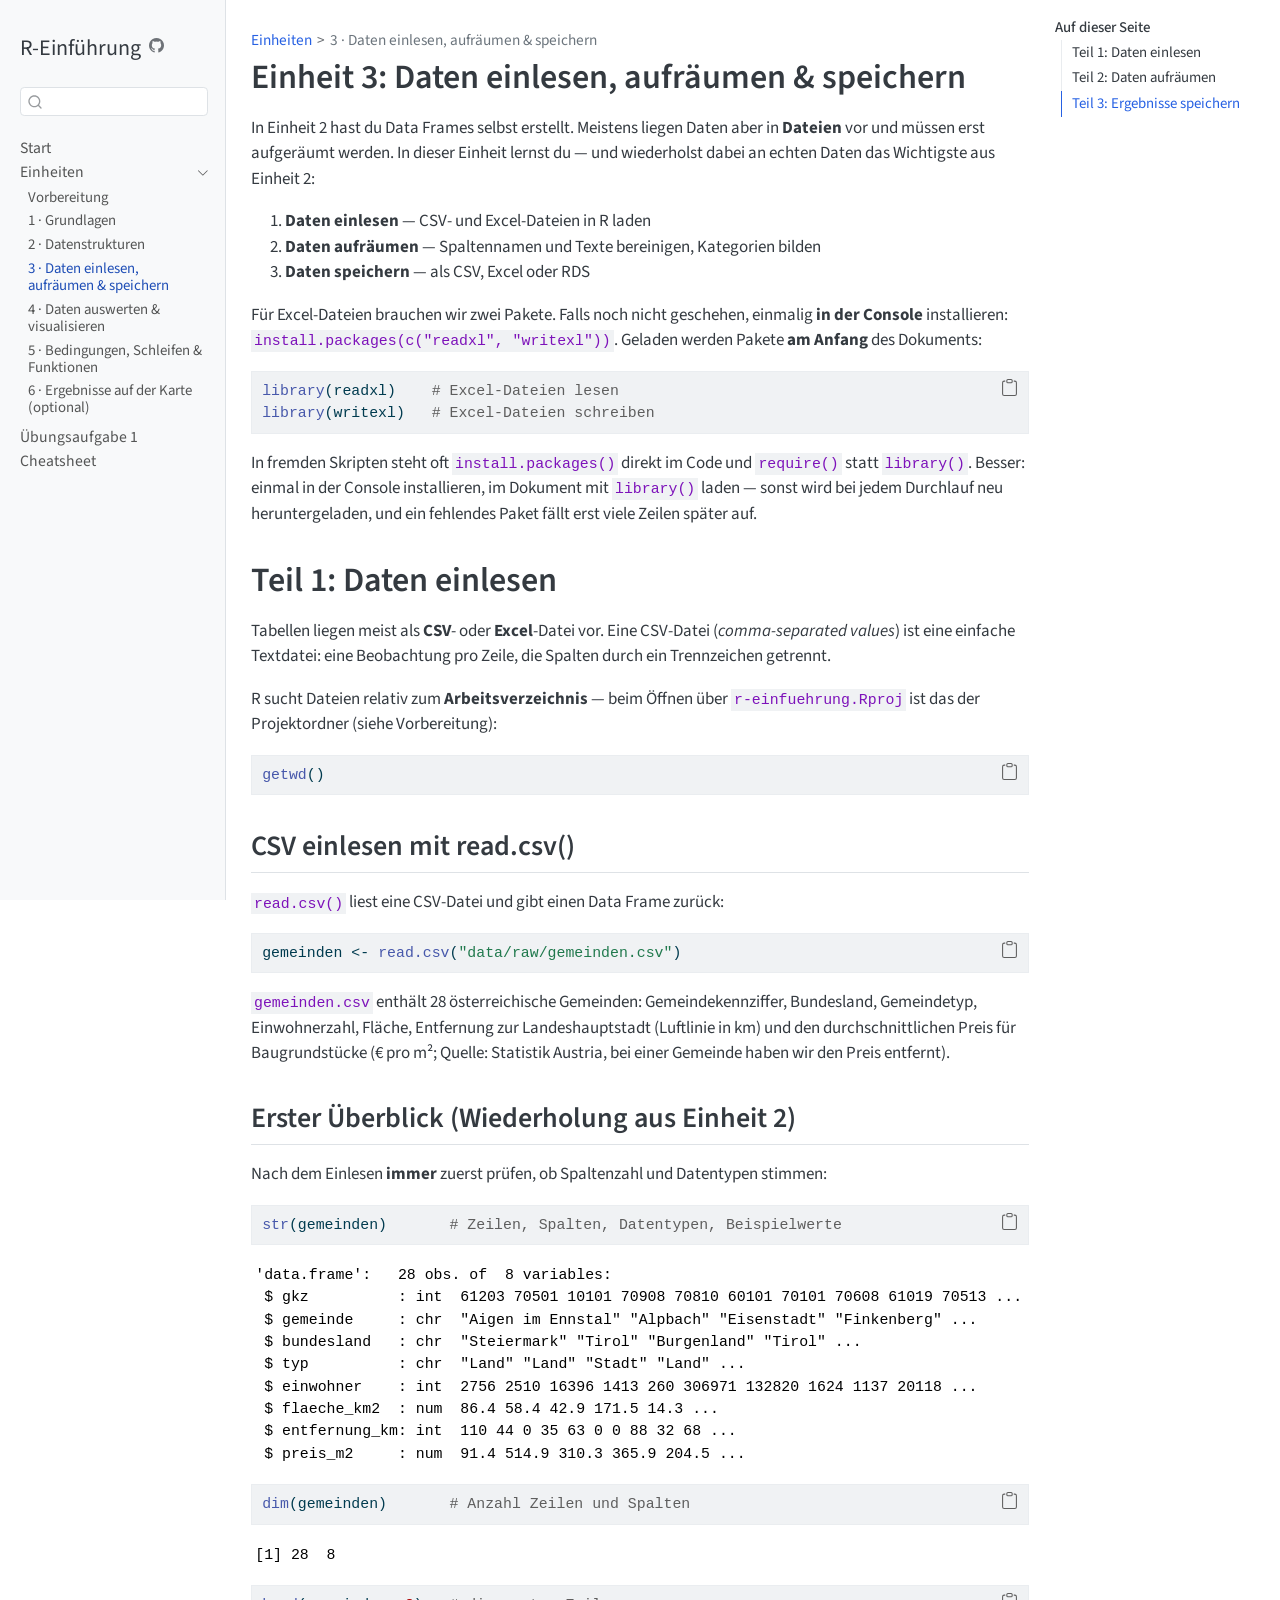
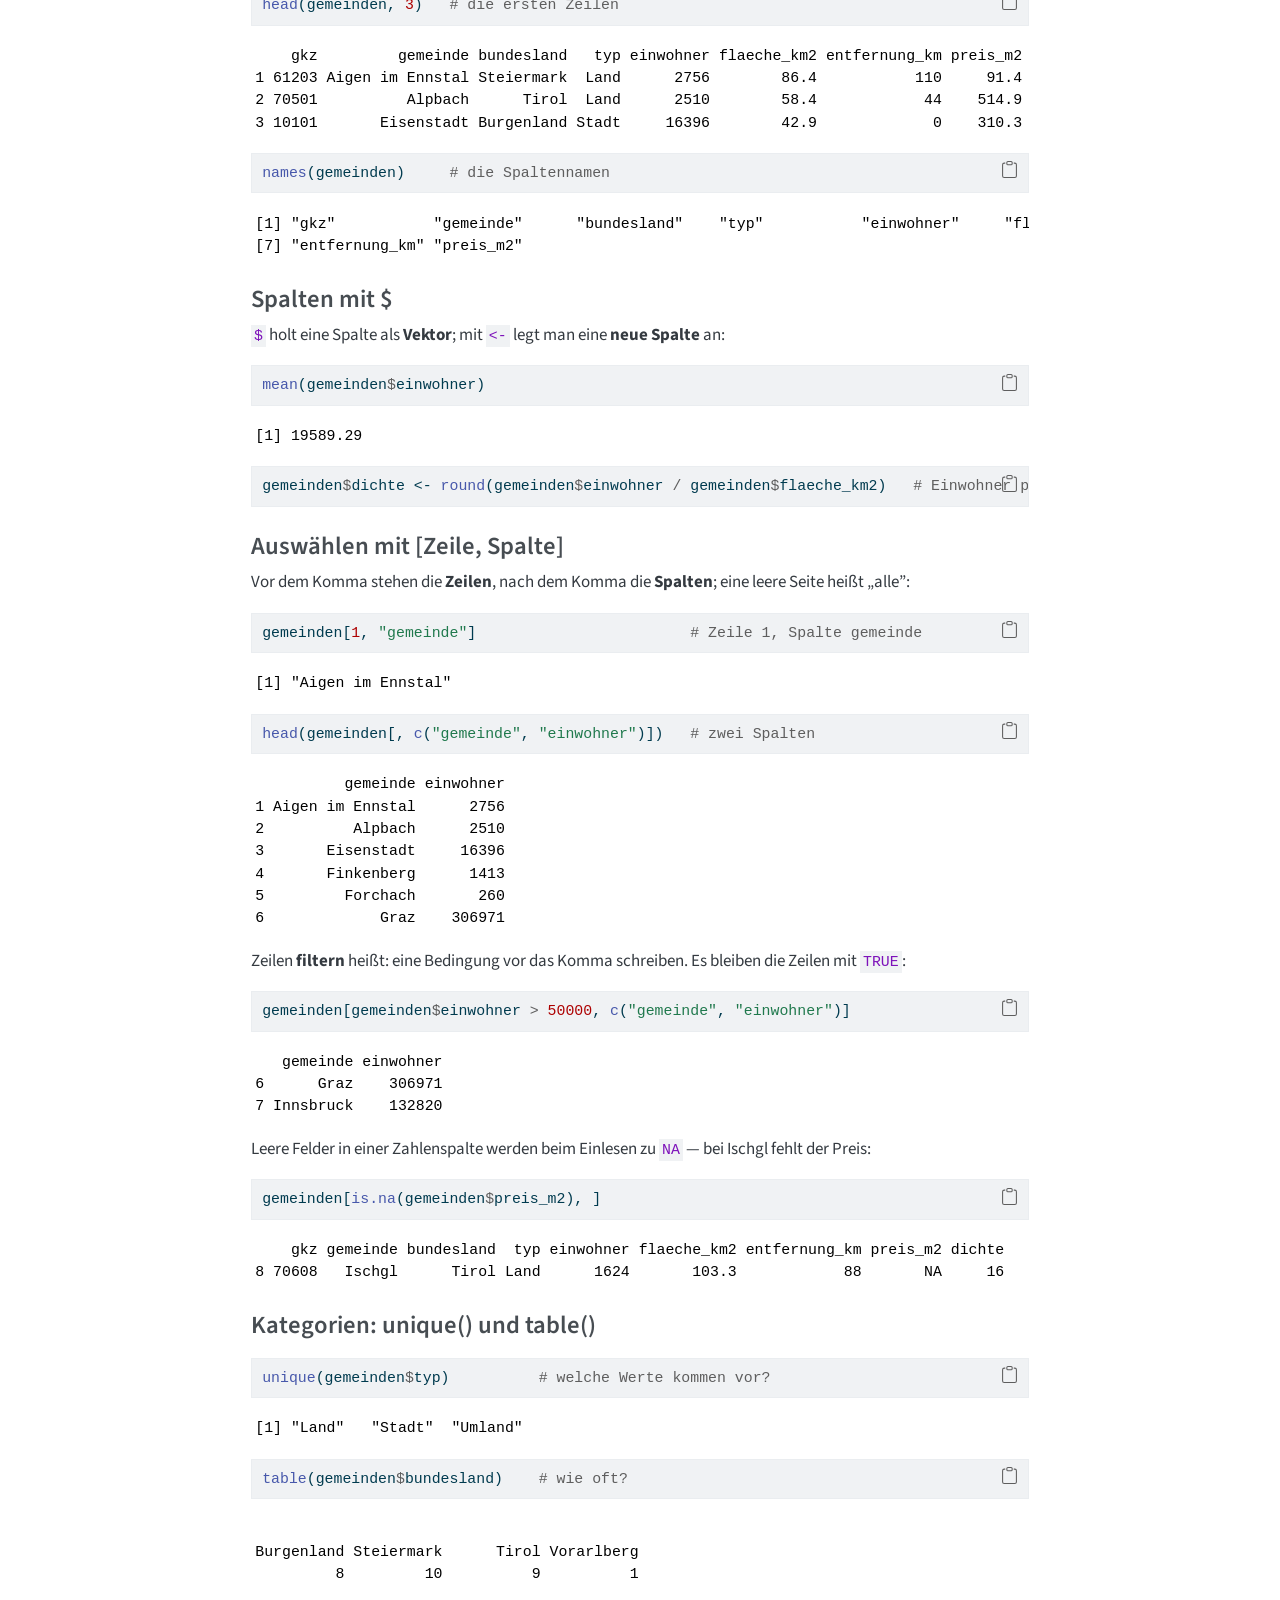
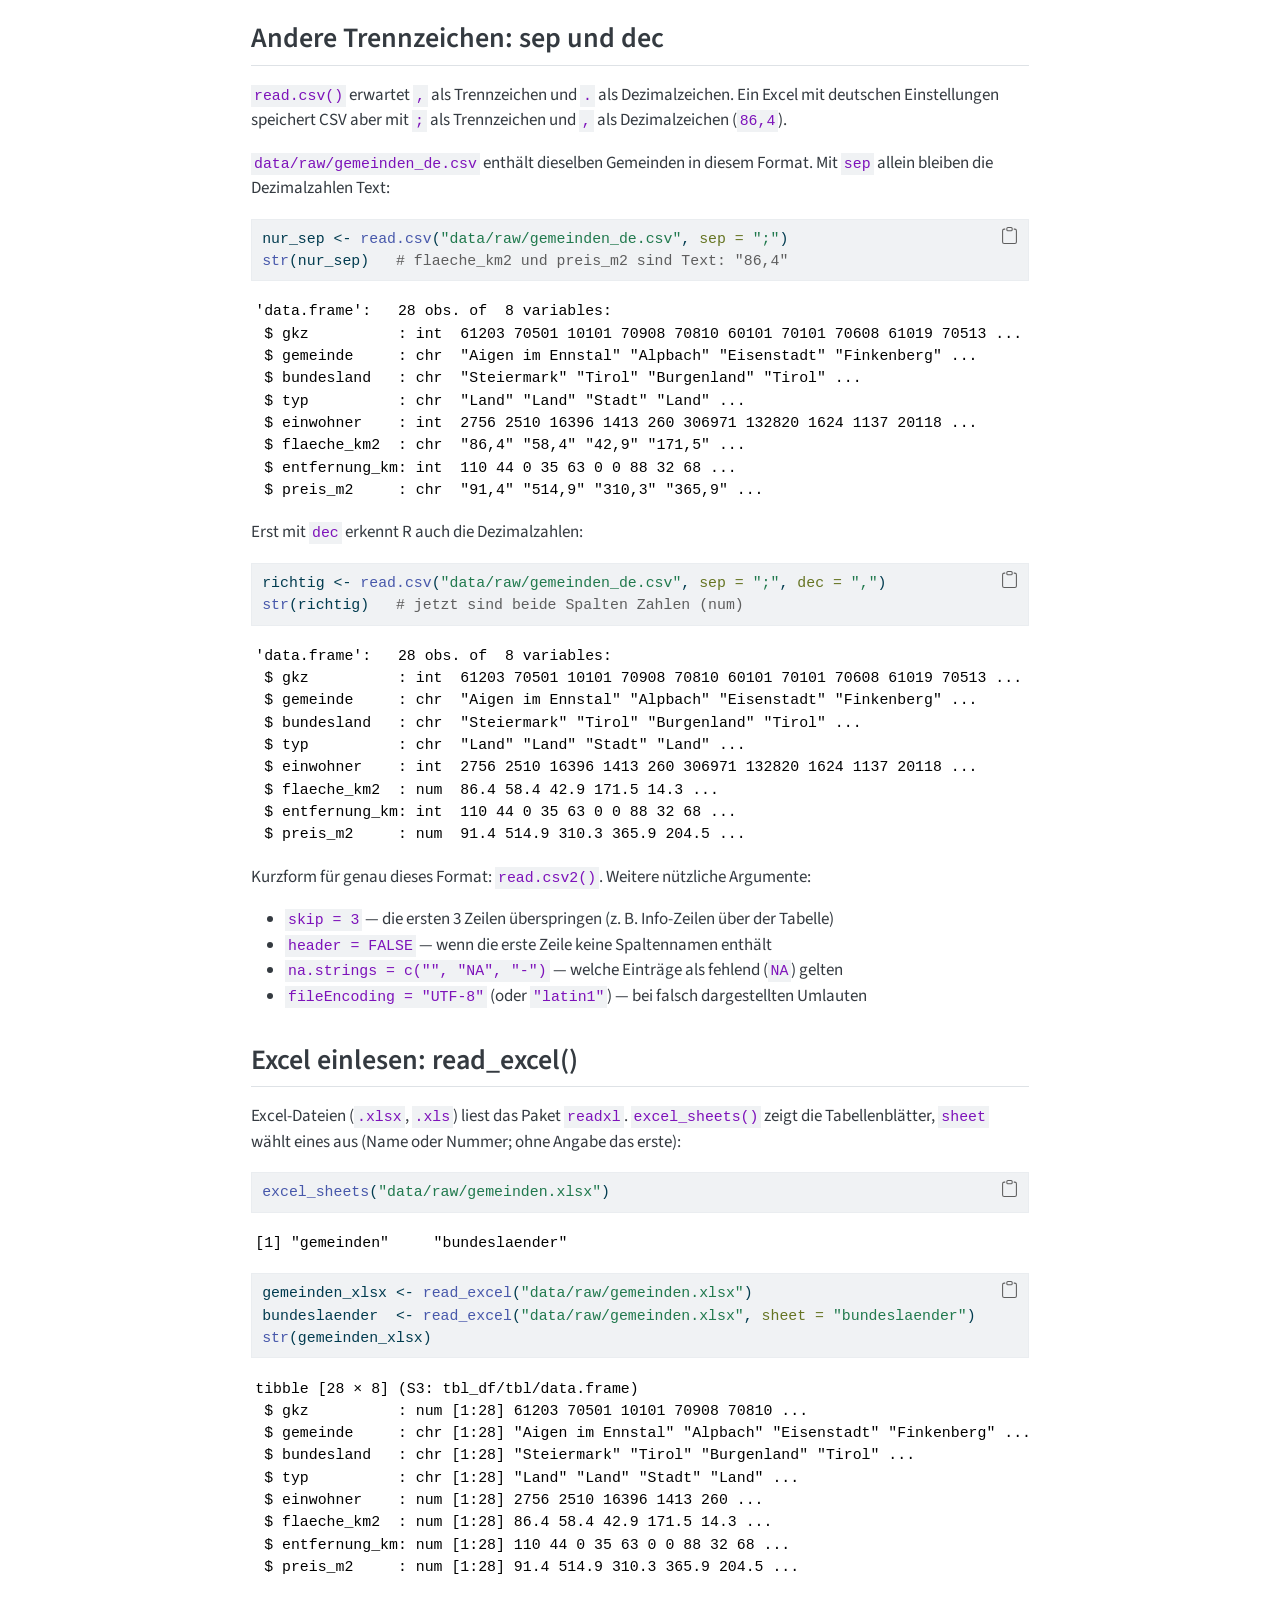
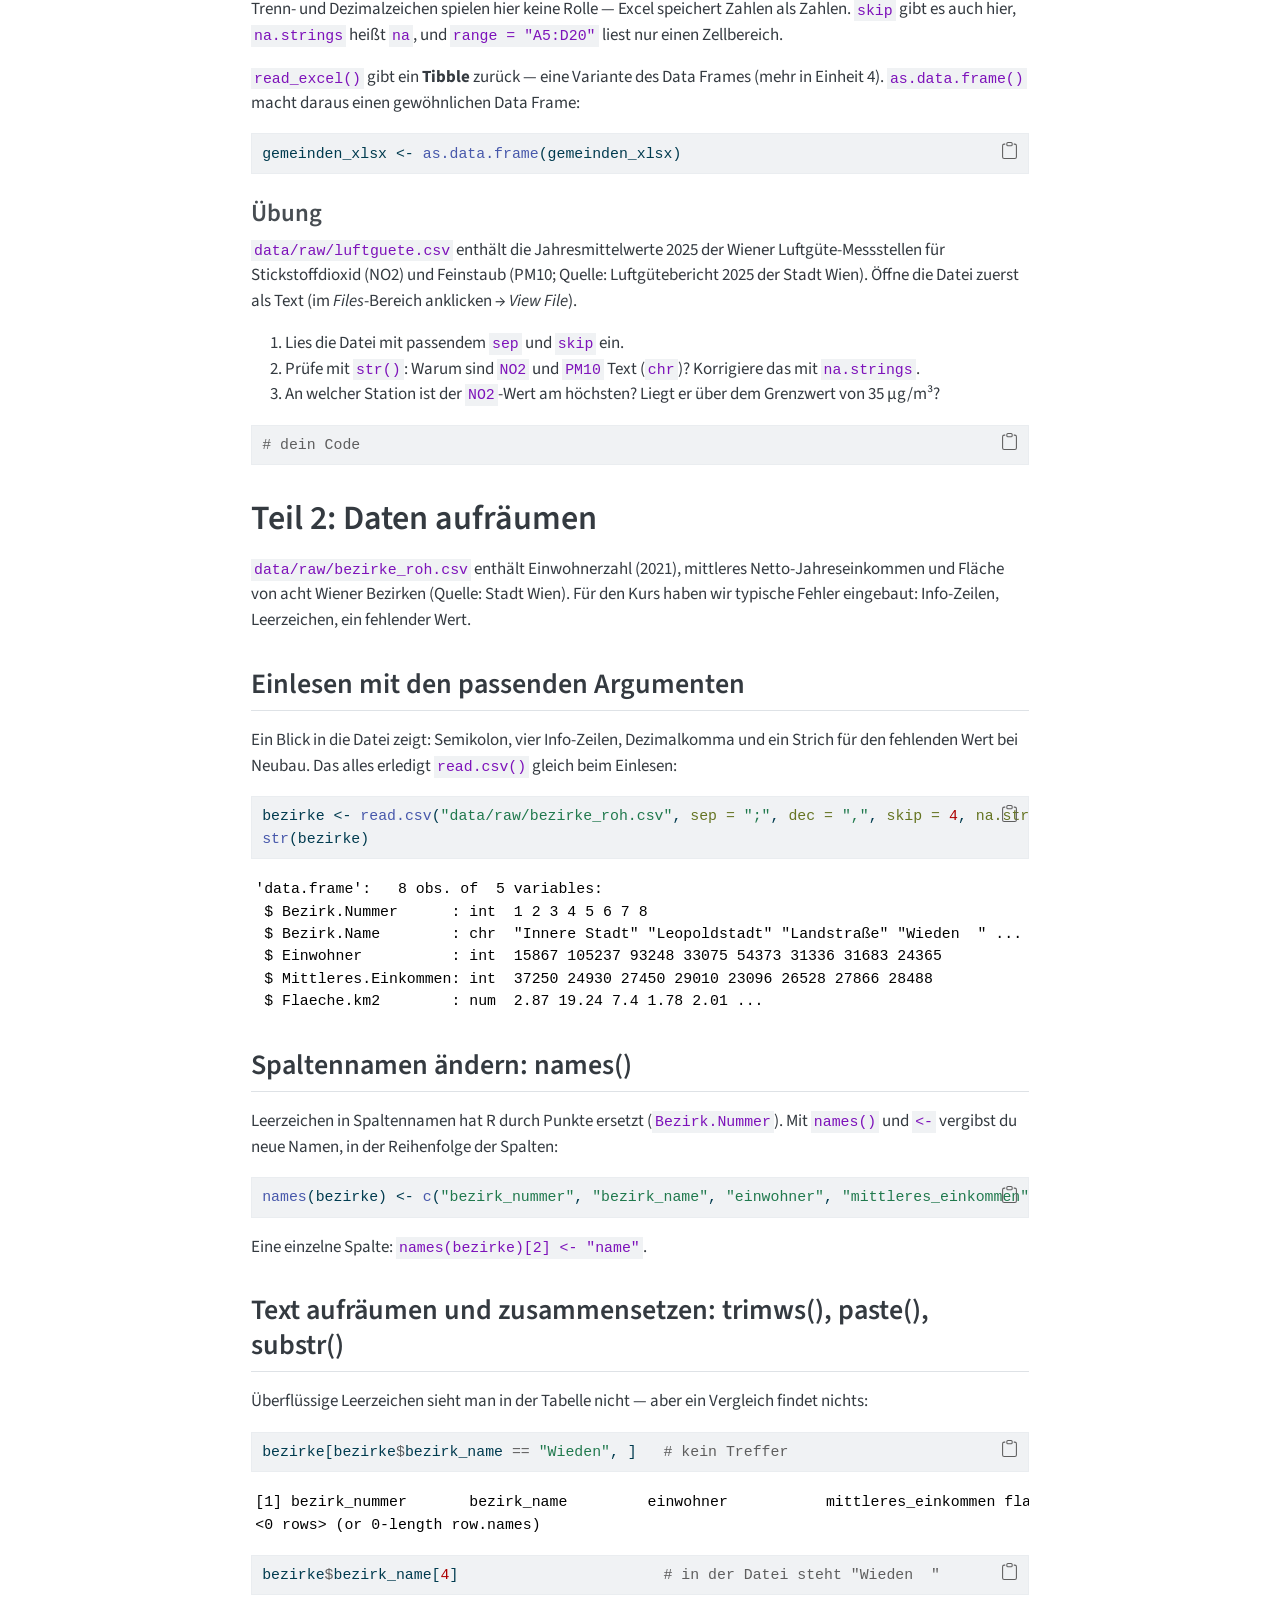
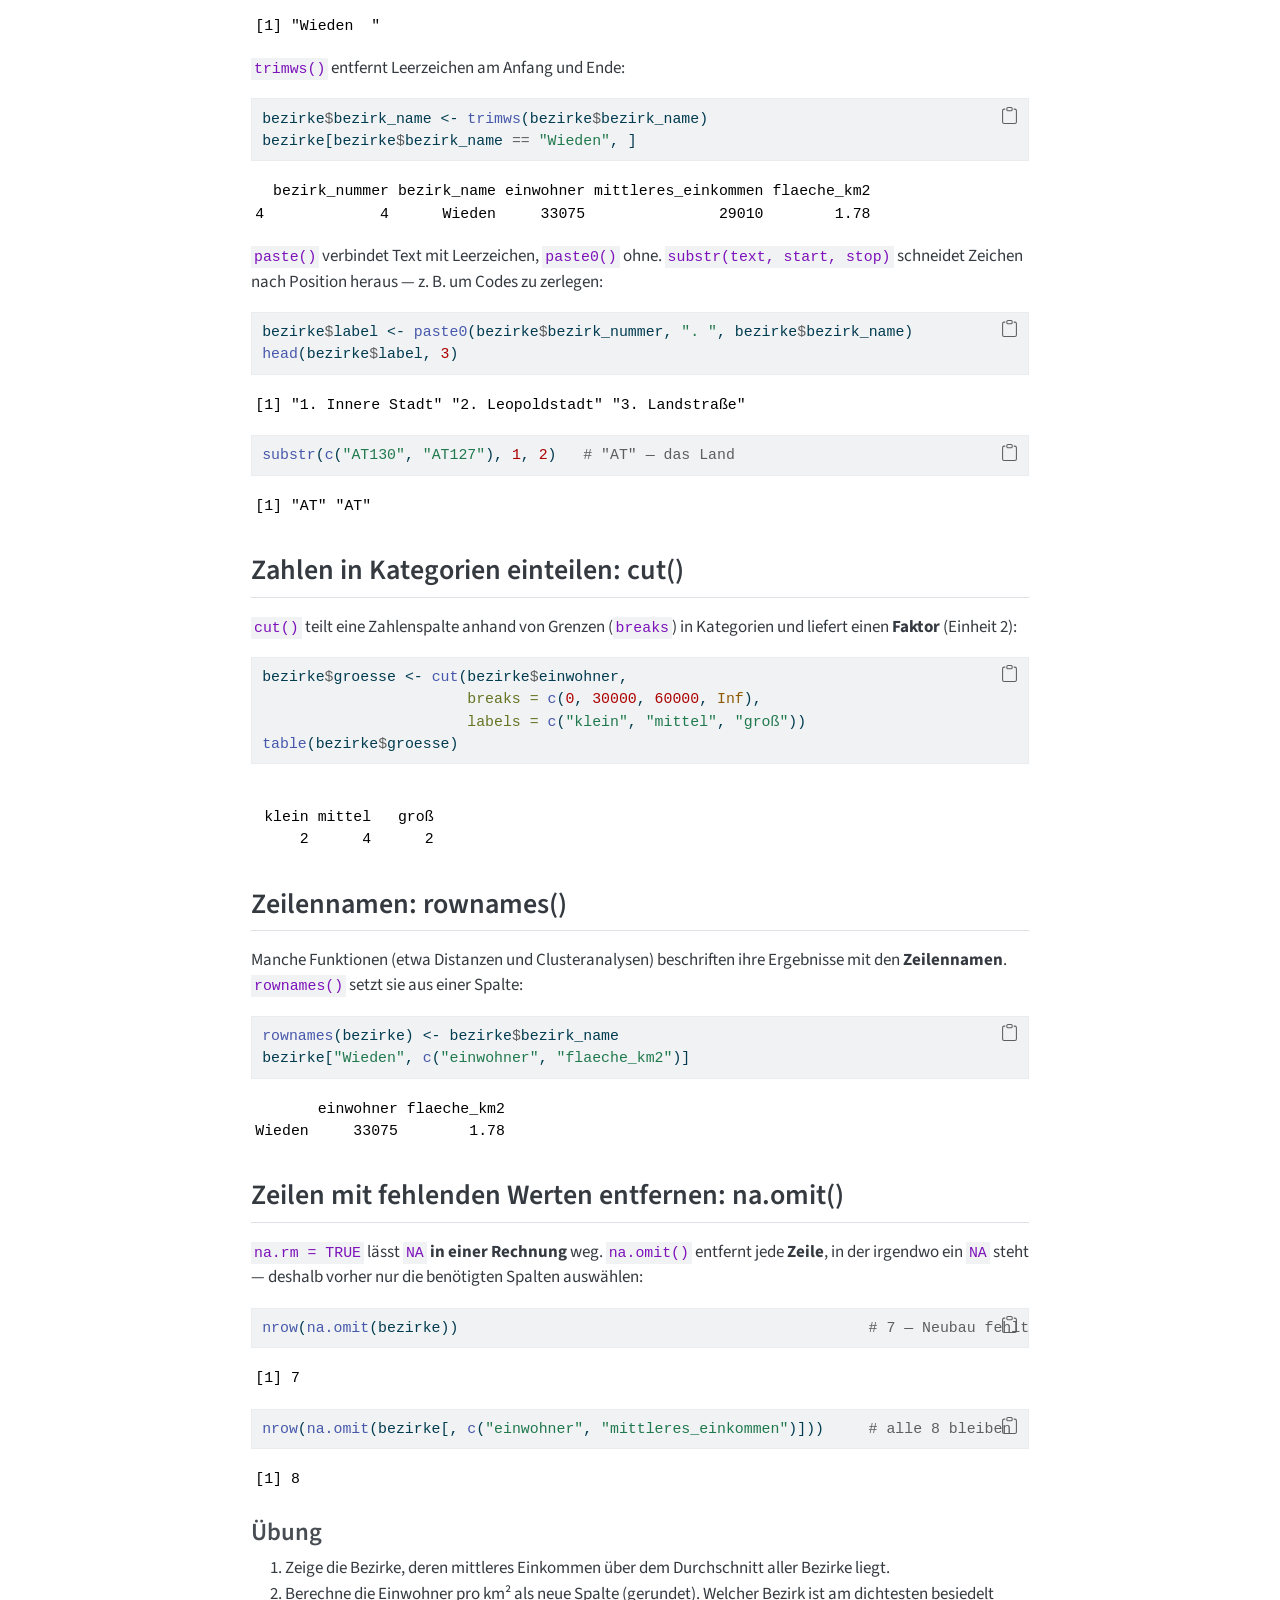
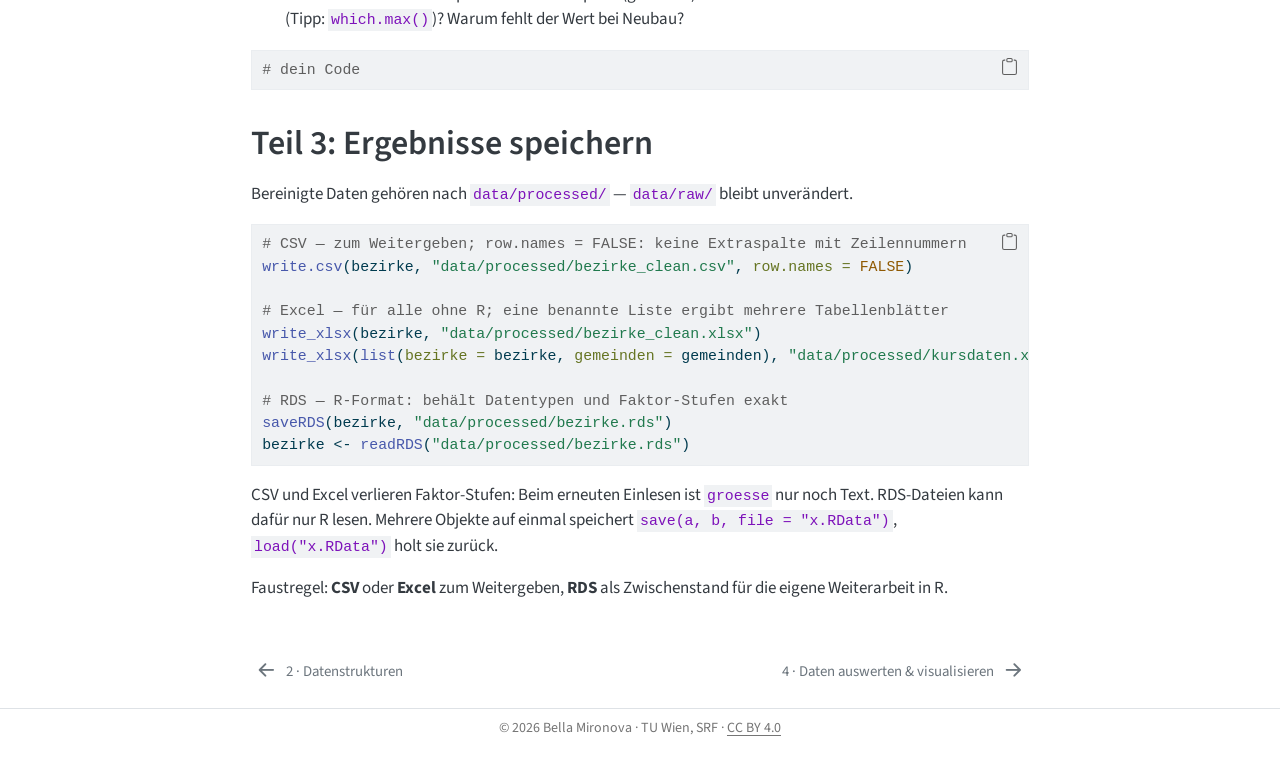
<file: docs/einheit-3.html>
<!DOCTYPE html>
<html xmlns="http://www.w3.org/1999/xhtml" lang="de" xml:lang="de"><head>

<meta charset="utf-8">
<meta name="generator" content="quarto-1.10.18">

<meta name="viewport" content="width=device-width, initial-scale=1.0, user-scalable=yes">


<title>Einheit 3: Daten einlesen, aufräumen &amp; speichern – R-Einführung</title>
<style>
/* Default styles provided by pandoc.
** See https://pandoc.org/MANUAL.html#variables-for-html for config info.
*/
span.smallcaps{font-variant: small-caps;}
div.columns{display: flex; gap: 1.5em;}
div.column{flex: auto;}
@media screen {
div.columns{gap: min(4vw, 1.5em);}
div.column{overflow-x: auto;}
}
div.hanging-indent{margin-left: 1.5em; text-indent: -1.5em;}
ul.task-list{list-style: none;}
ul.task-list li input[type="checkbox"] {
  width: 0.8em;
  margin: 0 0.8em 0.2em -1em; /* quarto-specific, see https://github.com/quarto-dev/quarto-cli/issues/4556 */ 
  vertical-align: middle;
}
/* CSS for syntax highlighting */
html { -webkit-text-size-adjust: 100%; }
pre > code.sourceCode { white-space: pre; position: relative; }
pre > code.sourceCode > span { display: inline-block; line-height: 1.25; }
pre > code.sourceCode > span:empty { height: 1.2em; }
.sourceCode { overflow: visible; }
code.sourceCode > span { color: inherit; text-decoration: inherit; }
div.sourceCode { margin: 1em 0; }
pre.sourceCode { margin: 0; }
@media screen {
div.sourceCode { overflow: auto; }
}
@media print {
pre > code.sourceCode { white-space: pre-wrap; }
pre > code.sourceCode > span { text-indent: -5em; padding-left: 5em; }
}
pre.numberSource code
  { counter-reset: source-line 0; }
pre.numberSource code > span
  { position: relative; left: -4em; counter-increment: source-line; }
pre.numberSource code > span > a:first-child::before
  { content: counter(source-line);
    position: relative; left: -1em; text-align: right; vertical-align: baseline;
    border: none; display: inline-block;
    -webkit-touch-callout: none; -webkit-user-select: none;
    -khtml-user-select: none; -moz-user-select: none;
    -ms-user-select: none; user-select: none;
    padding: 0 4px; width: 4em;
  }
pre.numberSource { margin-left: 3em;  padding-left: 4px; }
div.sourceCode
  {   }
@media screen {
pre > code.sourceCode > span > a:first-child::before { text-decoration: underline; }
}
</style>


<script src="site_libs/quarto-nav/quarto-nav.js"></script>
<script src="site_libs/quarto-nav/headroom.min.js"></script>
<script src="site_libs/clipboard/clipboard.min.js"></script>
<script src="site_libs/quarto-search/autocomplete.umd.js"></script>
<script src="site_libs/quarto-search/fuse.min.js"></script>
<script src="site_libs/quarto-search/quarto-search.js"></script>
<meta name="quarto:offset" content="./">
<link href="./einheit-4.html" rel="next">
<link href="./einheit-2.html" rel="prev">
<script src="site_libs/quarto-html/quarto.js" type="module"></script>
<script src="site_libs/quarto-html/tabsets/tabsets.js" type="module"></script>
<script src="site_libs/quarto-html/popper.min.js"></script>
<script src="site_libs/quarto-html/tippy.umd.min.js"></script>
<script src="site_libs/quarto-html/anchor.min.js"></script>
<link href="site_libs/quarto-html/tippy.css" rel="stylesheet">
<link href="site_libs/quarto-html/quarto-syntax-highlighting-64a204ab8560d761af7679ceaba22944.css" rel="stylesheet" id="quarto-text-highlighting-styles">
<script src="site_libs/bootstrap/bootstrap.min.js"></script>
<link href="site_libs/bootstrap/bootstrap-icons.css" rel="stylesheet">
<link href="site_libs/bootstrap/bootstrap-b780e26fcea2d1faebb34e9a9f24195f.min.css" rel="stylesheet" append-hash="true" id="quarto-bootstrap" data-mode="light">
<script id="quarto-search-options" type="application/json">{
  "location": "sidebar",
  "copy-button": false,
  "collapse-after": 3,
  "panel-placement": "start",
  "type": "textbox",
  "limit": 50,
  "keyboard-shortcut": [
    "f",
    "/",
    "s"
  ],
  "show-item-context": false,
  "language": {
    "search-no-results-text": "Keine Treffer",
    "search-matching-documents-text": "Treffer",
    "search-copy-link-title": "Link in die Suche kopieren",
    "search-hide-matches-text": "Zusätzliche Treffer verbergen",
    "search-more-match-text": "weitere Treffer in diesem Dokument",
    "search-more-matches-text": "weitere Treffer in diesem Dokument",
    "search-clear-button-title": "Zurücksetzen",
    "search-text-placeholder": "",
    "search-detached-cancel-button-title": "Abbrechen",
    "search-submit-button-title": "Abschicken",
    "search-label": "Suchen"
  }
}</script>


<link rel="stylesheet" href="styles.css">
</head>

<body class="nav-sidebar docked quarto-light">

<div id="quarto-search-results"></div>
  <header id="quarto-header" class="headroom fixed-top">
  <nav class="quarto-secondary-nav">
    <div class="container-fluid d-flex">
      <button type="button" class="quarto-btn-toggle btn" data-bs-toggle="collapse" role="button" data-bs-target=".quarto-sidebar-collapse-item" aria-controls="quarto-sidebar" aria-expanded="false" aria-label="Seitenleiste umschalten" onclick="if (window.quartoToggleHeadroom) { window.quartoToggleHeadroom(); }">
        <i class="bi bi-layout-text-sidebar-reverse"></i>
      </button>
        <nav class="quarto-page-breadcrumbs" aria-label="breadcrumb"><ol class="breadcrumb"><li class="breadcrumb-item"><a href="./vorbereitung.html">Einheiten</a></li><li class="breadcrumb-item"><a href="./einheit-3.html">3 · Daten einlesen, aufräumen &amp; speichern</a></li></ol></nav>
        <a class="flex-grow-1" role="navigation" data-bs-toggle="collapse" data-bs-target=".quarto-sidebar-collapse-item" aria-controls="quarto-sidebar" aria-expanded="false" aria-label="Seitenleiste umschalten" onclick="if (window.quartoToggleHeadroom) { window.quartoToggleHeadroom(); }">      
        </a>
      <button type="button" class="btn quarto-search-button" aria-label="Suchen" onclick="window.quartoOpenSearch();">
        <i class="bi bi-search"></i>
      </button>
    </div>
  </nav>
</header>
<!-- content -->
<div id="quarto-content" class="quarto-container page-columns page-rows-contents page-layout-article">
<!-- sidebar -->
  <nav id="quarto-sidebar" class="sidebar collapse collapse-horizontal quarto-sidebar-collapse-item sidebar-navigation docked overflow-auto">
    <div class="pt-lg-2 mt-2 text-left sidebar-header">
    <div class="sidebar-title mb-0 py-0">
      <a href="./">R-Einführung</a> 
        <div class="sidebar-tools-main">
    <a href="https://github.com/bella-mir/r-einfuehrung" title="" class="quarto-navigation-tool px-1" aria-label=""><i class="bi bi-github"></i></a>
</div>
    </div>
      </div>
        <div class="mt-2 flex-shrink-0 align-items-center">
        <div class="sidebar-search">
        <div id="quarto-search" class="" title="Suchen"></div>
        </div>
        </div>
    <div class="sidebar-menu-container"> 
    <ul class="list-unstyled mt-1">
        <li class="sidebar-item">
  <div class="sidebar-item-container"> 
  <a href="./index.html" class="sidebar-item-text sidebar-link">
 <span class="menu-text">Start</span></a>
  </div>
</li>
        <li class="sidebar-item sidebar-item-section">
      <div class="sidebar-item-container"> 
            <a class="sidebar-item-text sidebar-link text-start" data-bs-toggle="collapse" data-bs-target="#quarto-sidebar-section-1" role="navigation" aria-expanded="true">
 <span class="menu-text">Einheiten</span></a>
          <a class="sidebar-item-toggle text-start" data-bs-toggle="collapse" data-bs-target="#quarto-sidebar-section-1" role="navigation" aria-expanded="true" aria-label="Abschnitt umschalten">
            <i class="bi bi-chevron-right ms-2"></i>
          </a> 
      </div>
      <ul id="quarto-sidebar-section-1" class="collapse list-unstyled sidebar-section depth1 show">  
          <li class="sidebar-item">
  <div class="sidebar-item-container"> 
  <a href="./vorbereitung.html" class="sidebar-item-text sidebar-link">
 <span class="menu-text">Vorbereitung</span></a>
  </div>
</li>
          <li class="sidebar-item">
  <div class="sidebar-item-container"> 
  <a href="./einheit-1.html" class="sidebar-item-text sidebar-link">
 <span class="menu-text">1 · Grundlagen</span></a>
  </div>
</li>
          <li class="sidebar-item">
  <div class="sidebar-item-container"> 
  <a href="./einheit-2.html" class="sidebar-item-text sidebar-link">
 <span class="menu-text">2 · Datenstrukturen</span></a>
  </div>
</li>
          <li class="sidebar-item">
  <div class="sidebar-item-container"> 
  <a href="./einheit-3.html" class="sidebar-item-text sidebar-link active">
 <span class="menu-text">3 · Daten einlesen, aufräumen &amp; speichern</span></a>
  </div>
</li>
          <li class="sidebar-item">
  <div class="sidebar-item-container"> 
  <a href="./einheit-4.html" class="sidebar-item-text sidebar-link">
 <span class="menu-text">4 · Daten auswerten &amp; visualisieren</span></a>
  </div>
</li>
          <li class="sidebar-item">
  <div class="sidebar-item-container"> 
  <a href="./einheit-5.html" class="sidebar-item-text sidebar-link">
 <span class="menu-text">5 · Bedingungen, Schleifen &amp; Funktionen</span></a>
  </div>
</li>
          <li class="sidebar-item">
  <div class="sidebar-item-container"> 
  <a href="./einheit-6.html" class="sidebar-item-text sidebar-link">
 <span class="menu-text">6 · Ergebnisse auf der Karte (optional)</span></a>
  </div>
</li>
      </ul>
  </li>
        <li class="sidebar-item">
  <div class="sidebar-item-container"> 
  <a href="./uebungsaufgabe-1.html" class="sidebar-item-text sidebar-link">
 <span class="menu-text">Übungsaufgabe 1</span></a>
  </div>
</li>
        <li class="sidebar-item">
  <div class="sidebar-item-container"> 
  <a href="./cheatsheet.html" class="sidebar-item-text sidebar-link">
 <span class="menu-text">Cheatsheet</span></a>
  </div>
</li>
    </ul>
    </div>
</nav>
<div id="quarto-sidebar-glass" class="quarto-sidebar-collapse-item" data-bs-toggle="collapse" data-bs-target=".quarto-sidebar-collapse-item"></div>
<!-- margin-sidebar -->
    <div id="quarto-margin-sidebar" class="sidebar margin-sidebar">
        <nav id="TOC" role="doc-toc" class="toc-active">
    <h2 id="toc-title">Auf dieser Seite</h2>
   
  <ul class="collapse">
  <li><a href="#teil-1-daten-einlesen" id="toc-teil-1-daten-einlesen" class="nav-link active" data-scroll-target="#teil-1-daten-einlesen">Teil 1: Daten einlesen</a>
  <ul class="collapse">
  <li><a href="#csv-einlesen-mit-read.csv" id="toc-csv-einlesen-mit-read.csv" class="nav-link" data-scroll-target="#csv-einlesen-mit-read.csv">CSV einlesen mit read.csv()</a></li>
  <li><a href="#erster-überblick-wiederholung-aus-einheit-2" id="toc-erster-überblick-wiederholung-aus-einheit-2" class="nav-link" data-scroll-target="#erster-überblick-wiederholung-aus-einheit-2">Erster Überblick (Wiederholung aus Einheit 2)</a></li>
  <li><a href="#andere-trennzeichen-sep-und-dec" id="toc-andere-trennzeichen-sep-und-dec" class="nav-link" data-scroll-target="#andere-trennzeichen-sep-und-dec">Andere Trennzeichen: sep und dec</a></li>
  <li><a href="#excel-einlesen-read_excel" id="toc-excel-einlesen-read_excel" class="nav-link" data-scroll-target="#excel-einlesen-read_excel">Excel einlesen: read_excel()</a></li>
  </ul></li>
  <li><a href="#teil-2-daten-aufräumen" id="toc-teil-2-daten-aufräumen" class="nav-link" data-scroll-target="#teil-2-daten-aufräumen">Teil 2: Daten aufräumen</a>
  <ul class="collapse">
  <li><a href="#einlesen-mit-den-passenden-argumenten" id="toc-einlesen-mit-den-passenden-argumenten" class="nav-link" data-scroll-target="#einlesen-mit-den-passenden-argumenten">Einlesen mit den passenden Argumenten</a></li>
  <li><a href="#spaltennamen-ändern-names" id="toc-spaltennamen-ändern-names" class="nav-link" data-scroll-target="#spaltennamen-ändern-names">Spaltennamen ändern: names()</a></li>
  <li><a href="#text-aufräumen-und-zusammensetzen-trimws-paste-substr" id="toc-text-aufräumen-und-zusammensetzen-trimws-paste-substr" class="nav-link" data-scroll-target="#text-aufräumen-und-zusammensetzen-trimws-paste-substr">Text aufräumen und zusammensetzen: trimws(), paste(), substr()</a></li>
  <li><a href="#zahlen-in-kategorien-einteilen-cut" id="toc-zahlen-in-kategorien-einteilen-cut" class="nav-link" data-scroll-target="#zahlen-in-kategorien-einteilen-cut">Zahlen in Kategorien einteilen: cut()</a></li>
  <li><a href="#zeilennamen-rownames" id="toc-zeilennamen-rownames" class="nav-link" data-scroll-target="#zeilennamen-rownames">Zeilennamen: rownames()</a></li>
  <li><a href="#zeilen-mit-fehlenden-werten-entfernen-na.omit" id="toc-zeilen-mit-fehlenden-werten-entfernen-na.omit" class="nav-link" data-scroll-target="#zeilen-mit-fehlenden-werten-entfernen-na.omit">Zeilen mit fehlenden Werten entfernen: na.omit()</a></li>
  </ul></li>
  <li><a href="#teil-3-ergebnisse-speichern" id="toc-teil-3-ergebnisse-speichern" class="nav-link" data-scroll-target="#teil-3-ergebnisse-speichern">Teil 3: Ergebnisse speichern</a></li>
  </ul>
</nav>
    </div>
<!-- main -->
<main class="content" id="quarto-document-content">

<header id="title-block-header" class="quarto-title-block default"><nav class="quarto-page-breadcrumbs quarto-title-breadcrumbs d-none d-lg-block" aria-label="breadcrumb"><ol class="breadcrumb"><li class="breadcrumb-item"><a href="./vorbereitung.html">Einheiten</a></li><li class="breadcrumb-item"><a href="./einheit-3.html">3 · Daten einlesen, aufräumen &amp; speichern</a></li></ol></nav>
<div class="quarto-title">
<h1 class="title">Einheit 3: Daten einlesen, aufräumen &amp; speichern</h1>
</div>



<div class="quarto-title-meta">

    
  
    
  </div>
  


</header>


<p>In Einheit 2 hast du Data Frames selbst erstellt. Meistens liegen Daten aber in <strong>Dateien</strong> vor und müssen erst aufgeräumt werden. In dieser Einheit lernst du — und wiederholst dabei an echten Daten das Wichtigste aus Einheit 2:</p>
<ol type="1">
<li><strong>Daten einlesen</strong> — CSV- und Excel-Dateien in R laden</li>
<li><strong>Daten aufräumen</strong> — Spaltennamen und Texte bereinigen, Kategorien bilden</li>
<li><strong>Daten speichern</strong> — als CSV, Excel oder RDS</li>
</ol>
<p>Für Excel-Dateien brauchen wir zwei Pakete. Falls noch nicht geschehen, einmalig <strong>in der Console</strong> installieren: <code>install.packages(c("readxl", "writexl"))</code>. Geladen werden Pakete <strong>am Anfang</strong> des Dokuments:</p>
<div class="cell">
<div class="code-copy-outer-scaffold"><div class="sourceCode cell-code" id="cb1"><pre class="sourceCode r code-with-copy"><code class="sourceCode r"><span id="cb1-1"><a href="#cb1-1" aria-hidden="true" tabindex="-1"></a><span class="fu">library</span>(readxl)    <span class="co"># Excel-Dateien lesen</span></span>
<span id="cb1-2"><a href="#cb1-2" aria-hidden="true" tabindex="-1"></a><span class="fu">library</span>(writexl)   <span class="co"># Excel-Dateien schreiben</span></span></code></pre></div><button title="In die Zwischenablage kopieren" class="code-copy-button"><i class="bi"></i></button></div>
</div>
<p>In fremden Skripten steht oft <code>install.packages()</code> direkt im Code und <code>require()</code> statt <code>library()</code>. Besser: einmal in der Console installieren, im Dokument mit <code>library()</code> laden — sonst wird bei jedem Durchlauf neu heruntergeladen, und ein fehlendes Paket fällt erst viele Zeilen später auf.</p>
<section id="teil-1-daten-einlesen" class="level1">
<h1>Teil 1: Daten einlesen</h1>
<p>Tabellen liegen meist als <strong>CSV</strong>- oder <strong>Excel</strong>-Datei vor. Eine CSV-Datei (<em>comma-separated values</em>) ist eine einfache Textdatei: eine Beobachtung pro Zeile, die Spalten durch ein Trennzeichen getrennt.</p>
<p>R sucht Dateien relativ zum <strong>Arbeitsverzeichnis</strong> — beim Öffnen über <code>r-einfuehrung.Rproj</code> ist das der Projektordner (siehe Vorbereitung):</p>
<div class="cell">
<div class="code-copy-outer-scaffold"><div class="sourceCode cell-code" id="cb2"><pre class="sourceCode r code-with-copy"><code class="sourceCode r"><span id="cb2-1"><a href="#cb2-1" aria-hidden="true" tabindex="-1"></a><span class="fu">getwd</span>()</span></code></pre></div><button title="In die Zwischenablage kopieren" class="code-copy-button"><i class="bi"></i></button></div>
</div>
<section id="csv-einlesen-mit-read.csv" class="level2">
<h2 class="anchored" data-anchor-id="csv-einlesen-mit-read.csv">CSV einlesen mit read.csv()</h2>
<p><code>read.csv()</code> liest eine CSV-Datei und gibt einen Data Frame zurück:</p>
<div class="cell">
<div class="code-copy-outer-scaffold"><div class="sourceCode cell-code" id="cb3"><pre class="sourceCode r code-with-copy"><code class="sourceCode r"><span id="cb3-1"><a href="#cb3-1" aria-hidden="true" tabindex="-1"></a>gemeinden <span class="ot">&lt;-</span> <span class="fu">read.csv</span>(<span class="st">"data/raw/gemeinden.csv"</span>)</span></code></pre></div><button title="In die Zwischenablage kopieren" class="code-copy-button"><i class="bi"></i></button></div>
</div>
<p><code>gemeinden.csv</code> enthält 28 österreichische Gemeinden: Gemeindekennziffer, Bundesland, Gemeindetyp, Einwohnerzahl, Fläche, Entfernung zur Landeshauptstadt (Luftlinie in km) und den durchschnittlichen Preis für Baugrundstücke (€ pro m²; Quelle: Statistik Austria, bei einer Gemeinde haben wir den Preis entfernt).</p>
</section>
<section id="erster-überblick-wiederholung-aus-einheit-2" class="level2">
<h2 class="anchored" data-anchor-id="erster-überblick-wiederholung-aus-einheit-2">Erster Überblick (Wiederholung aus Einheit 2)</h2>
<p>Nach dem Einlesen <strong>immer</strong> zuerst prüfen, ob Spaltenzahl und Datentypen stimmen:</p>
<div class="cell">
<div class="code-copy-outer-scaffold"><div class="sourceCode cell-code" id="cb4"><pre class="sourceCode r code-with-copy"><code class="sourceCode r"><span id="cb4-1"><a href="#cb4-1" aria-hidden="true" tabindex="-1"></a><span class="fu">str</span>(gemeinden)       <span class="co"># Zeilen, Spalten, Datentypen, Beispielwerte</span></span></code></pre></div><button title="In die Zwischenablage kopieren" class="code-copy-button"><i class="bi"></i></button></div>
<div class="cell-output cell-output-stdout">
<pre><code>'data.frame':   28 obs. of  8 variables:
 $ gkz          : int  61203 70501 10101 70908 70810 60101 70101 70608 61019 70513 ...
 $ gemeinde     : chr  "Aigen im Ennstal" "Alpbach" "Eisenstadt" "Finkenberg" ...
 $ bundesland   : chr  "Steiermark" "Tirol" "Burgenland" "Tirol" ...
 $ typ          : chr  "Land" "Land" "Stadt" "Land" ...
 $ einwohner    : int  2756 2510 16396 1413 260 306971 132820 1624 1137 20118 ...
 $ flaeche_km2  : num  86.4 58.4 42.9 171.5 14.3 ...
 $ entfernung_km: int  110 44 0 35 63 0 0 88 32 68 ...
 $ preis_m2     : num  91.4 514.9 310.3 365.9 204.5 ...</code></pre>
</div>
</div>
<div class="cell">
<div class="code-copy-outer-scaffold"><div class="sourceCode cell-code" id="cb6"><pre class="sourceCode r code-with-copy"><code class="sourceCode r"><span id="cb6-1"><a href="#cb6-1" aria-hidden="true" tabindex="-1"></a><span class="fu">dim</span>(gemeinden)       <span class="co"># Anzahl Zeilen und Spalten</span></span></code></pre></div><button title="In die Zwischenablage kopieren" class="code-copy-button"><i class="bi"></i></button></div>
<div class="cell-output cell-output-stdout">
<pre><code>[1] 28  8</code></pre>
</div>
<div class="code-copy-outer-scaffold"><div class="sourceCode cell-code" id="cb8"><pre class="sourceCode r code-with-copy"><code class="sourceCode r"><span id="cb8-1"><a href="#cb8-1" aria-hidden="true" tabindex="-1"></a><span class="fu">head</span>(gemeinden, <span class="dv">3</span>)   <span class="co"># die ersten Zeilen</span></span></code></pre></div><button title="In die Zwischenablage kopieren" class="code-copy-button"><i class="bi"></i></button></div>
<div class="cell-output cell-output-stdout">
<pre><code>    gkz         gemeinde bundesland   typ einwohner flaeche_km2 entfernung_km preis_m2
1 61203 Aigen im Ennstal Steiermark  Land      2756        86.4           110     91.4
2 70501          Alpbach      Tirol  Land      2510        58.4            44    514.9
3 10101       Eisenstadt Burgenland Stadt     16396        42.9             0    310.3</code></pre>
</div>
<div class="code-copy-outer-scaffold"><div class="sourceCode cell-code" id="cb10"><pre class="sourceCode r code-with-copy"><code class="sourceCode r"><span id="cb10-1"><a href="#cb10-1" aria-hidden="true" tabindex="-1"></a><span class="fu">names</span>(gemeinden)     <span class="co"># die Spaltennamen</span></span></code></pre></div><button title="In die Zwischenablage kopieren" class="code-copy-button"><i class="bi"></i></button></div>
<div class="cell-output cell-output-stdout">
<pre><code>[1] "gkz"           "gemeinde"      "bundesland"    "typ"           "einwohner"     "flaeche_km2"  
[7] "entfernung_km" "preis_m2"     </code></pre>
</div>
</div>
<section id="spalten-mit" class="level3">
<h3 class="anchored" data-anchor-id="spalten-mit">Spalten mit $</h3>
<p><code>$</code> holt eine Spalte als <strong>Vektor</strong>; mit <code>&lt;-</code> legt man eine <strong>neue Spalte</strong> an:</p>
<div class="cell">
<div class="code-copy-outer-scaffold"><div class="sourceCode cell-code" id="cb12"><pre class="sourceCode r code-with-copy"><code class="sourceCode r"><span id="cb12-1"><a href="#cb12-1" aria-hidden="true" tabindex="-1"></a><span class="fu">mean</span>(gemeinden<span class="sc">$</span>einwohner)</span></code></pre></div><button title="In die Zwischenablage kopieren" class="code-copy-button"><i class="bi"></i></button></div>
<div class="cell-output cell-output-stdout">
<pre><code>[1] 19589.29</code></pre>
</div>
<div class="code-copy-outer-scaffold"><div class="sourceCode cell-code" id="cb14"><pre class="sourceCode r code-with-copy"><code class="sourceCode r"><span id="cb14-1"><a href="#cb14-1" aria-hidden="true" tabindex="-1"></a>gemeinden<span class="sc">$</span>dichte <span class="ot">&lt;-</span> <span class="fu">round</span>(gemeinden<span class="sc">$</span>einwohner <span class="sc">/</span> gemeinden<span class="sc">$</span>flaeche_km2)   <span class="co"># Einwohner pro km²</span></span></code></pre></div><button title="In die Zwischenablage kopieren" class="code-copy-button"><i class="bi"></i></button></div>
</div>
</section>
<section id="auswählen-mit-zeile-spalte" class="level3">
<h3 class="anchored" data-anchor-id="auswählen-mit-zeile-spalte">Auswählen mit [Zeile, Spalte]</h3>
<p>Vor dem Komma stehen die <strong>Zeilen</strong>, nach dem Komma die <strong>Spalten</strong>; eine leere Seite heißt „alle”:</p>
<div class="cell">
<div class="code-copy-outer-scaffold"><div class="sourceCode cell-code" id="cb15"><pre class="sourceCode r code-with-copy"><code class="sourceCode r"><span id="cb15-1"><a href="#cb15-1" aria-hidden="true" tabindex="-1"></a>gemeinden[<span class="dv">1</span>, <span class="st">"gemeinde"</span>]                        <span class="co"># Zeile 1, Spalte gemeinde</span></span></code></pre></div><button title="In die Zwischenablage kopieren" class="code-copy-button"><i class="bi"></i></button></div>
<div class="cell-output cell-output-stdout">
<pre><code>[1] "Aigen im Ennstal"</code></pre>
</div>
<div class="code-copy-outer-scaffold"><div class="sourceCode cell-code" id="cb17"><pre class="sourceCode r code-with-copy"><code class="sourceCode r"><span id="cb17-1"><a href="#cb17-1" aria-hidden="true" tabindex="-1"></a><span class="fu">head</span>(gemeinden[, <span class="fu">c</span>(<span class="st">"gemeinde"</span>, <span class="st">"einwohner"</span>)])   <span class="co"># zwei Spalten</span></span></code></pre></div><button title="In die Zwischenablage kopieren" class="code-copy-button"><i class="bi"></i></button></div>
<div class="cell-output cell-output-stdout">
<pre><code>          gemeinde einwohner
1 Aigen im Ennstal      2756
2          Alpbach      2510
3       Eisenstadt     16396
4       Finkenberg      1413
5         Forchach       260
6             Graz    306971</code></pre>
</div>
</div>
<p>Zeilen <strong>filtern</strong> heißt: eine Bedingung vor das Komma schreiben. Es bleiben die Zeilen mit <code>TRUE</code>:</p>
<div class="cell">
<div class="code-copy-outer-scaffold"><div class="sourceCode cell-code" id="cb19"><pre class="sourceCode r code-with-copy"><code class="sourceCode r"><span id="cb19-1"><a href="#cb19-1" aria-hidden="true" tabindex="-1"></a>gemeinden[gemeinden<span class="sc">$</span>einwohner <span class="sc">&gt;</span> <span class="dv">50000</span>, <span class="fu">c</span>(<span class="st">"gemeinde"</span>, <span class="st">"einwohner"</span>)]</span></code></pre></div><button title="In die Zwischenablage kopieren" class="code-copy-button"><i class="bi"></i></button></div>
<div class="cell-output cell-output-stdout">
<pre><code>   gemeinde einwohner
6      Graz    306971
7 Innsbruck    132820</code></pre>
</div>
</div>
<p>Leere Felder in einer Zahlenspalte werden beim Einlesen zu <code>NA</code> — bei Ischgl fehlt der Preis:</p>
<div class="cell">
<div class="code-copy-outer-scaffold"><div class="sourceCode cell-code" id="cb21"><pre class="sourceCode r code-with-copy"><code class="sourceCode r"><span id="cb21-1"><a href="#cb21-1" aria-hidden="true" tabindex="-1"></a>gemeinden[<span class="fu">is.na</span>(gemeinden<span class="sc">$</span>preis_m2), ]</span></code></pre></div><button title="In die Zwischenablage kopieren" class="code-copy-button"><i class="bi"></i></button></div>
<div class="cell-output cell-output-stdout">
<pre><code>    gkz gemeinde bundesland  typ einwohner flaeche_km2 entfernung_km preis_m2 dichte
8 70608   Ischgl      Tirol Land      1624       103.3            88       NA     16</code></pre>
</div>
</div>
</section>
<section id="kategorien-unique-und-table" class="level3">
<h3 class="anchored" data-anchor-id="kategorien-unique-und-table">Kategorien: unique() und table()</h3>
<div class="cell">
<div class="code-copy-outer-scaffold"><div class="sourceCode cell-code" id="cb23"><pre class="sourceCode r code-with-copy"><code class="sourceCode r"><span id="cb23-1"><a href="#cb23-1" aria-hidden="true" tabindex="-1"></a><span class="fu">unique</span>(gemeinden<span class="sc">$</span>typ)          <span class="co"># welche Werte kommen vor?</span></span></code></pre></div><button title="In die Zwischenablage kopieren" class="code-copy-button"><i class="bi"></i></button></div>
<div class="cell-output cell-output-stdout">
<pre><code>[1] "Land"   "Stadt"  "Umland"</code></pre>
</div>
<div class="code-copy-outer-scaffold"><div class="sourceCode cell-code" id="cb25"><pre class="sourceCode r code-with-copy"><code class="sourceCode r"><span id="cb25-1"><a href="#cb25-1" aria-hidden="true" tabindex="-1"></a><span class="fu">table</span>(gemeinden<span class="sc">$</span>bundesland)    <span class="co"># wie oft?</span></span></code></pre></div><button title="In die Zwischenablage kopieren" class="code-copy-button"><i class="bi"></i></button></div>
<div class="cell-output cell-output-stdout">
<pre><code>
Burgenland Steiermark      Tirol Vorarlberg 
         8         10          9          1 </code></pre>
</div>
</div>
</section>
</section>
<section id="andere-trennzeichen-sep-und-dec" class="level2">
<h2 class="anchored" data-anchor-id="andere-trennzeichen-sep-und-dec">Andere Trennzeichen: sep und dec</h2>
<p><code>read.csv()</code> erwartet <code>,</code> als Trennzeichen und <code>.</code> als Dezimalzeichen. Ein Excel mit deutschen Einstellungen speichert CSV aber mit <code>;</code> als Trennzeichen und <code>,</code> als Dezimalzeichen (<code>86,4</code>).</p>
<p><code>data/raw/gemeinden_de.csv</code> enthält dieselben Gemeinden in diesem Format. Mit <code>sep</code> allein bleiben die Dezimalzahlen Text:</p>
<div class="cell">
<div class="code-copy-outer-scaffold"><div class="sourceCode cell-code" id="cb27"><pre class="sourceCode r code-with-copy"><code class="sourceCode r"><span id="cb27-1"><a href="#cb27-1" aria-hidden="true" tabindex="-1"></a>nur_sep <span class="ot">&lt;-</span> <span class="fu">read.csv</span>(<span class="st">"data/raw/gemeinden_de.csv"</span>, <span class="at">sep =</span> <span class="st">";"</span>)</span>
<span id="cb27-2"><a href="#cb27-2" aria-hidden="true" tabindex="-1"></a><span class="fu">str</span>(nur_sep)   <span class="co"># flaeche_km2 und preis_m2 sind Text: "86,4"</span></span></code></pre></div><button title="In die Zwischenablage kopieren" class="code-copy-button"><i class="bi"></i></button></div>
<div class="cell-output cell-output-stdout">
<pre><code>'data.frame':   28 obs. of  8 variables:
 $ gkz          : int  61203 70501 10101 70908 70810 60101 70101 70608 61019 70513 ...
 $ gemeinde     : chr  "Aigen im Ennstal" "Alpbach" "Eisenstadt" "Finkenberg" ...
 $ bundesland   : chr  "Steiermark" "Tirol" "Burgenland" "Tirol" ...
 $ typ          : chr  "Land" "Land" "Stadt" "Land" ...
 $ einwohner    : int  2756 2510 16396 1413 260 306971 132820 1624 1137 20118 ...
 $ flaeche_km2  : chr  "86,4" "58,4" "42,9" "171,5" ...
 $ entfernung_km: int  110 44 0 35 63 0 0 88 32 68 ...
 $ preis_m2     : chr  "91,4" "514,9" "310,3" "365,9" ...</code></pre>
</div>
</div>
<p>Erst mit <code>dec</code> erkennt R auch die Dezimalzahlen:</p>
<div class="cell">
<div class="code-copy-outer-scaffold"><div class="sourceCode cell-code" id="cb29"><pre class="sourceCode r code-with-copy"><code class="sourceCode r"><span id="cb29-1"><a href="#cb29-1" aria-hidden="true" tabindex="-1"></a>richtig <span class="ot">&lt;-</span> <span class="fu">read.csv</span>(<span class="st">"data/raw/gemeinden_de.csv"</span>, <span class="at">sep =</span> <span class="st">";"</span>, <span class="at">dec =</span> <span class="st">","</span>)</span>
<span id="cb29-2"><a href="#cb29-2" aria-hidden="true" tabindex="-1"></a><span class="fu">str</span>(richtig)   <span class="co"># jetzt sind beide Spalten Zahlen (num)</span></span></code></pre></div><button title="In die Zwischenablage kopieren" class="code-copy-button"><i class="bi"></i></button></div>
<div class="cell-output cell-output-stdout">
<pre><code>'data.frame':   28 obs. of  8 variables:
 $ gkz          : int  61203 70501 10101 70908 70810 60101 70101 70608 61019 70513 ...
 $ gemeinde     : chr  "Aigen im Ennstal" "Alpbach" "Eisenstadt" "Finkenberg" ...
 $ bundesland   : chr  "Steiermark" "Tirol" "Burgenland" "Tirol" ...
 $ typ          : chr  "Land" "Land" "Stadt" "Land" ...
 $ einwohner    : int  2756 2510 16396 1413 260 306971 132820 1624 1137 20118 ...
 $ flaeche_km2  : num  86.4 58.4 42.9 171.5 14.3 ...
 $ entfernung_km: int  110 44 0 35 63 0 0 88 32 68 ...
 $ preis_m2     : num  91.4 514.9 310.3 365.9 204.5 ...</code></pre>
</div>
</div>
<p>Kurzform für genau dieses Format: <code>read.csv2()</code>. Weitere nützliche Argumente:</p>
<ul>
<li><code>skip = 3</code> — die ersten 3 Zeilen überspringen (z. B. Info-Zeilen über der Tabelle)</li>
<li><code>header = FALSE</code> — wenn die erste Zeile keine Spaltennamen enthält</li>
<li><code>na.strings = c("", "NA", "-")</code> — welche Einträge als fehlend (<code>NA</code>) gelten</li>
<li><code>fileEncoding = "UTF-8"</code> (oder <code>"latin1"</code>) — bei falsch dargestellten Umlauten</li>
</ul>
</section>
<section id="excel-einlesen-read_excel" class="level2">
<h2 class="anchored" data-anchor-id="excel-einlesen-read_excel">Excel einlesen: read_excel()</h2>
<p>Excel-Dateien (<code>.xlsx</code>, <code>.xls</code>) liest das Paket <code>readxl</code>. <code>excel_sheets()</code> zeigt die Tabellenblätter, <code>sheet</code> wählt eines aus (Name oder Nummer; ohne Angabe das erste):</p>
<div class="cell">
<div class="code-copy-outer-scaffold"><div class="sourceCode cell-code" id="cb31"><pre class="sourceCode r code-with-copy"><code class="sourceCode r"><span id="cb31-1"><a href="#cb31-1" aria-hidden="true" tabindex="-1"></a><span class="fu">excel_sheets</span>(<span class="st">"data/raw/gemeinden.xlsx"</span>)</span></code></pre></div><button title="In die Zwischenablage kopieren" class="code-copy-button"><i class="bi"></i></button></div>
<div class="cell-output cell-output-stdout">
<pre><code>[1] "gemeinden"     "bundeslaender"</code></pre>
</div>
<div class="code-copy-outer-scaffold"><div class="sourceCode cell-code" id="cb33"><pre class="sourceCode r code-with-copy"><code class="sourceCode r"><span id="cb33-1"><a href="#cb33-1" aria-hidden="true" tabindex="-1"></a>gemeinden_xlsx <span class="ot">&lt;-</span> <span class="fu">read_excel</span>(<span class="st">"data/raw/gemeinden.xlsx"</span>)</span>
<span id="cb33-2"><a href="#cb33-2" aria-hidden="true" tabindex="-1"></a>bundeslaender  <span class="ot">&lt;-</span> <span class="fu">read_excel</span>(<span class="st">"data/raw/gemeinden.xlsx"</span>, <span class="at">sheet =</span> <span class="st">"bundeslaender"</span>)</span>
<span id="cb33-3"><a href="#cb33-3" aria-hidden="true" tabindex="-1"></a><span class="fu">str</span>(gemeinden_xlsx)</span></code></pre></div><button title="In die Zwischenablage kopieren" class="code-copy-button"><i class="bi"></i></button></div>
<div class="cell-output cell-output-stdout">
<pre><code>tibble [28 × 8] (S3: tbl_df/tbl/data.frame)
 $ gkz          : num [1:28] 61203 70501 10101 70908 70810 ...
 $ gemeinde     : chr [1:28] "Aigen im Ennstal" "Alpbach" "Eisenstadt" "Finkenberg" ...
 $ bundesland   : chr [1:28] "Steiermark" "Tirol" "Burgenland" "Tirol" ...
 $ typ          : chr [1:28] "Land" "Land" "Stadt" "Land" ...
 $ einwohner    : num [1:28] 2756 2510 16396 1413 260 ...
 $ flaeche_km2  : num [1:28] 86.4 58.4 42.9 171.5 14.3 ...
 $ entfernung_km: num [1:28] 110 44 0 35 63 0 0 88 32 68 ...
 $ preis_m2     : num [1:28] 91.4 514.9 310.3 365.9 204.5 ...</code></pre>
</div>
</div>
<p>Trenn- und Dezimalzeichen spielen hier keine Rolle — Excel speichert Zahlen als Zahlen. <code>skip</code> gibt es auch hier, <code>na.strings</code> heißt <code>na</code>, und <code>range = "A5:D20"</code> liest nur einen Zellbereich.</p>
<p><code>read_excel()</code> gibt ein <strong>Tibble</strong> zurück — eine Variante des Data Frames (mehr in Einheit 4). <code>as.data.frame()</code> macht daraus einen gewöhnlichen Data Frame:</p>
<div class="cell">
<div class="code-copy-outer-scaffold"><div class="sourceCode cell-code" id="cb35"><pre class="sourceCode r code-with-copy"><code class="sourceCode r"><span id="cb35-1"><a href="#cb35-1" aria-hidden="true" tabindex="-1"></a>gemeinden_xlsx <span class="ot">&lt;-</span> <span class="fu">as.data.frame</span>(gemeinden_xlsx)</span></code></pre></div><button title="In die Zwischenablage kopieren" class="code-copy-button"><i class="bi"></i></button></div>
</div>
<section id="übung" class="level3">
<h3 class="anchored" data-anchor-id="übung">Übung</h3>
<p><code>data/raw/luftguete.csv</code> enthält die Jahresmittelwerte 2025 der Wiener Luftgüte-Messstellen für Stickstoffdioxid (NO2) und Feinstaub (PM10; Quelle: Luftgütebericht 2025 der Stadt Wien). Öffne die Datei zuerst als Text (im <em>Files</em>-Bereich anklicken → <em>View File</em>).</p>
<ol type="1">
<li>Lies die Datei mit passendem <code>sep</code> und <code>skip</code> ein.</li>
<li>Prüfe mit <code>str()</code>: Warum sind <code>NO2</code> und <code>PM10</code> Text (<code>chr</code>)? Korrigiere das mit <code>na.strings</code>.</li>
<li>An welcher Station ist der <code>NO2</code>-Wert am höchsten? Liegt er über dem Grenzwert von 35 µg/m³?</li>
</ol>
<div class="cell">
<div class="code-copy-outer-scaffold"><div class="sourceCode cell-code" id="cb36"><pre class="sourceCode r code-with-copy"><code class="sourceCode r"><span id="cb36-1"><a href="#cb36-1" aria-hidden="true" tabindex="-1"></a><span class="co"># dein Code</span></span></code></pre></div><button title="In die Zwischenablage kopieren" class="code-copy-button"><i class="bi"></i></button></div>
</div>
</section>
</section>
</section>
<section id="teil-2-daten-aufräumen" class="level1">
<h1>Teil 2: Daten aufräumen</h1>
<p><code>data/raw/bezirke_roh.csv</code> enthält Einwohnerzahl (2021), mittleres Netto-Jahreseinkommen und Fläche von acht Wiener Bezirken (Quelle: Stadt Wien). Für den Kurs haben wir typische Fehler eingebaut: Info-Zeilen, Leerzeichen, ein fehlender Wert.</p>
<section id="einlesen-mit-den-passenden-argumenten" class="level2">
<h2 class="anchored" data-anchor-id="einlesen-mit-den-passenden-argumenten">Einlesen mit den passenden Argumenten</h2>
<p>Ein Blick in die Datei zeigt: Semikolon, vier Info-Zeilen, Dezimalkomma und ein Strich für den fehlenden Wert bei Neubau. Das alles erledigt <code>read.csv()</code> gleich beim Einlesen:</p>
<div class="cell">
<div class="code-copy-outer-scaffold"><div class="sourceCode cell-code" id="cb37"><pre class="sourceCode r code-with-copy"><code class="sourceCode r"><span id="cb37-1"><a href="#cb37-1" aria-hidden="true" tabindex="-1"></a>bezirke <span class="ot">&lt;-</span> <span class="fu">read.csv</span>(<span class="st">"data/raw/bezirke_roh.csv"</span>, <span class="at">sep =</span> <span class="st">";"</span>, <span class="at">dec =</span> <span class="st">","</span>, <span class="at">skip =</span> <span class="dv">4</span>, <span class="at">na.strings =</span> <span class="st">"-"</span>)</span>
<span id="cb37-2"><a href="#cb37-2" aria-hidden="true" tabindex="-1"></a><span class="fu">str</span>(bezirke)</span></code></pre></div><button title="In die Zwischenablage kopieren" class="code-copy-button"><i class="bi"></i></button></div>
<div class="cell-output cell-output-stdout">
<pre><code>'data.frame':   8 obs. of  5 variables:
 $ Bezirk.Nummer      : int  1 2 3 4 5 6 7 8
 $ Bezirk.Name        : chr  "Innere Stadt" "Leopoldstadt" "Landstraße" "Wieden  " ...
 $ Einwohner          : int  15867 105237 93248 33075 54373 31336 31683 24365
 $ Mittleres.Einkommen: int  37250 24930 27450 29010 23096 26528 27866 28488
 $ Flaeche.km2        : num  2.87 19.24 7.4 1.78 2.01 ...</code></pre>
</div>
</div>
</section>
<section id="spaltennamen-ändern-names" class="level2">
<h2 class="anchored" data-anchor-id="spaltennamen-ändern-names">Spaltennamen ändern: names()</h2>
<p>Leerzeichen in Spaltennamen hat R durch Punkte ersetzt (<code>Bezirk.Nummer</code>). Mit <code>names()</code> und <code>&lt;-</code> vergibst du neue Namen, in der Reihenfolge der Spalten:</p>
<div class="cell">
<div class="code-copy-outer-scaffold"><div class="sourceCode cell-code" id="cb39"><pre class="sourceCode r code-with-copy"><code class="sourceCode r"><span id="cb39-1"><a href="#cb39-1" aria-hidden="true" tabindex="-1"></a><span class="fu">names</span>(bezirke) <span class="ot">&lt;-</span> <span class="fu">c</span>(<span class="st">"bezirk_nummer"</span>, <span class="st">"bezirk_name"</span>, <span class="st">"einwohner"</span>, <span class="st">"mittleres_einkommen"</span>, <span class="st">"flaeche_km2"</span>)</span></code></pre></div><button title="In die Zwischenablage kopieren" class="code-copy-button"><i class="bi"></i></button></div>
</div>
<p>Eine einzelne Spalte: <code>names(bezirke)[2] &lt;- "name"</code>.</p>
</section>
<section id="text-aufräumen-und-zusammensetzen-trimws-paste-substr" class="level2">
<h2 class="anchored" data-anchor-id="text-aufräumen-und-zusammensetzen-trimws-paste-substr">Text aufräumen und zusammensetzen: trimws(), paste(), substr()</h2>
<p>Überflüssige Leerzeichen sieht man in der Tabelle nicht — aber ein Vergleich findet nichts:</p>
<div class="cell">
<div class="code-copy-outer-scaffold"><div class="sourceCode cell-code" id="cb40"><pre class="sourceCode r code-with-copy"><code class="sourceCode r"><span id="cb40-1"><a href="#cb40-1" aria-hidden="true" tabindex="-1"></a>bezirke[bezirke<span class="sc">$</span>bezirk_name <span class="sc">==</span> <span class="st">"Wieden"</span>, ]   <span class="co"># kein Treffer</span></span></code></pre></div><button title="In die Zwischenablage kopieren" class="code-copy-button"><i class="bi"></i></button></div>
<div class="cell-output cell-output-stdout">
<pre><code>[1] bezirk_nummer       bezirk_name         einwohner           mittleres_einkommen flaeche_km2        
&lt;0 rows&gt; (or 0-length row.names)</code></pre>
</div>
<div class="code-copy-outer-scaffold"><div class="sourceCode cell-code" id="cb42"><pre class="sourceCode r code-with-copy"><code class="sourceCode r"><span id="cb42-1"><a href="#cb42-1" aria-hidden="true" tabindex="-1"></a>bezirke<span class="sc">$</span>bezirk_name[<span class="dv">4</span>]                       <span class="co"># in der Datei steht "Wieden  "</span></span></code></pre></div><button title="In die Zwischenablage kopieren" class="code-copy-button"><i class="bi"></i></button></div>
<div class="cell-output cell-output-stdout">
<pre><code>[1] "Wieden  "</code></pre>
</div>
</div>
<p><code>trimws()</code> entfernt Leerzeichen am Anfang und Ende:</p>
<div class="cell">
<div class="code-copy-outer-scaffold"><div class="sourceCode cell-code" id="cb44"><pre class="sourceCode r code-with-copy"><code class="sourceCode r"><span id="cb44-1"><a href="#cb44-1" aria-hidden="true" tabindex="-1"></a>bezirke<span class="sc">$</span>bezirk_name <span class="ot">&lt;-</span> <span class="fu">trimws</span>(bezirke<span class="sc">$</span>bezirk_name)</span>
<span id="cb44-2"><a href="#cb44-2" aria-hidden="true" tabindex="-1"></a>bezirke[bezirke<span class="sc">$</span>bezirk_name <span class="sc">==</span> <span class="st">"Wieden"</span>, ]</span></code></pre></div><button title="In die Zwischenablage kopieren" class="code-copy-button"><i class="bi"></i></button></div>
<div class="cell-output cell-output-stdout">
<pre><code>  bezirk_nummer bezirk_name einwohner mittleres_einkommen flaeche_km2
4             4      Wieden     33075               29010        1.78</code></pre>
</div>
</div>
<p><code>paste()</code> verbindet Text mit Leerzeichen, <code>paste0()</code> ohne. <code>substr(text, start, stop)</code> schneidet Zeichen nach Position heraus — z. B. um Codes zu zerlegen:</p>
<div class="cell">
<div class="code-copy-outer-scaffold"><div class="sourceCode cell-code" id="cb46"><pre class="sourceCode r code-with-copy"><code class="sourceCode r"><span id="cb46-1"><a href="#cb46-1" aria-hidden="true" tabindex="-1"></a>bezirke<span class="sc">$</span>label <span class="ot">&lt;-</span> <span class="fu">paste0</span>(bezirke<span class="sc">$</span>bezirk_nummer, <span class="st">". "</span>, bezirke<span class="sc">$</span>bezirk_name)</span>
<span id="cb46-2"><a href="#cb46-2" aria-hidden="true" tabindex="-1"></a><span class="fu">head</span>(bezirke<span class="sc">$</span>label, <span class="dv">3</span>)</span></code></pre></div><button title="In die Zwischenablage kopieren" class="code-copy-button"><i class="bi"></i></button></div>
<div class="cell-output cell-output-stdout">
<pre><code>[1] "1. Innere Stadt" "2. Leopoldstadt" "3. Landstraße"  </code></pre>
</div>
<div class="code-copy-outer-scaffold"><div class="sourceCode cell-code" id="cb48"><pre class="sourceCode r code-with-copy"><code class="sourceCode r"><span id="cb48-1"><a href="#cb48-1" aria-hidden="true" tabindex="-1"></a><span class="fu">substr</span>(<span class="fu">c</span>(<span class="st">"AT130"</span>, <span class="st">"AT127"</span>), <span class="dv">1</span>, <span class="dv">2</span>)   <span class="co"># "AT" — das Land</span></span></code></pre></div><button title="In die Zwischenablage kopieren" class="code-copy-button"><i class="bi"></i></button></div>
<div class="cell-output cell-output-stdout">
<pre><code>[1] "AT" "AT"</code></pre>
</div>
</div>
</section>
<section id="zahlen-in-kategorien-einteilen-cut" class="level2">
<h2 class="anchored" data-anchor-id="zahlen-in-kategorien-einteilen-cut">Zahlen in Kategorien einteilen: cut()</h2>
<p><code>cut()</code> teilt eine Zahlenspalte anhand von Grenzen (<code>breaks</code>) in Kategorien und liefert einen <strong>Faktor</strong> (Einheit 2):</p>
<div class="cell">
<div class="code-copy-outer-scaffold"><div class="sourceCode cell-code" id="cb50"><pre class="sourceCode r code-with-copy"><code class="sourceCode r"><span id="cb50-1"><a href="#cb50-1" aria-hidden="true" tabindex="-1"></a>bezirke<span class="sc">$</span>groesse <span class="ot">&lt;-</span> <span class="fu">cut</span>(bezirke<span class="sc">$</span>einwohner,</span>
<span id="cb50-2"><a href="#cb50-2" aria-hidden="true" tabindex="-1"></a>                       <span class="at">breaks =</span> <span class="fu">c</span>(<span class="dv">0</span>, <span class="dv">30000</span>, <span class="dv">60000</span>, <span class="cn">Inf</span>),</span>
<span id="cb50-3"><a href="#cb50-3" aria-hidden="true" tabindex="-1"></a>                       <span class="at">labels =</span> <span class="fu">c</span>(<span class="st">"klein"</span>, <span class="st">"mittel"</span>, <span class="st">"groß"</span>))</span>
<span id="cb50-4"><a href="#cb50-4" aria-hidden="true" tabindex="-1"></a><span class="fu">table</span>(bezirke<span class="sc">$</span>groesse)</span></code></pre></div><button title="In die Zwischenablage kopieren" class="code-copy-button"><i class="bi"></i></button></div>
<div class="cell-output cell-output-stdout">
<pre><code>
 klein mittel   groß 
     2      4      2 </code></pre>
</div>
</div>
</section>
<section id="zeilennamen-rownames" class="level2">
<h2 class="anchored" data-anchor-id="zeilennamen-rownames">Zeilennamen: rownames()</h2>
<p>Manche Funktionen (etwa Distanzen und Clusteranalysen) beschriften ihre Ergebnisse mit den <strong>Zeilennamen</strong>. <code>rownames()</code> setzt sie aus einer Spalte:</p>
<div class="cell">
<div class="code-copy-outer-scaffold"><div class="sourceCode cell-code" id="cb52"><pre class="sourceCode r code-with-copy"><code class="sourceCode r"><span id="cb52-1"><a href="#cb52-1" aria-hidden="true" tabindex="-1"></a><span class="fu">rownames</span>(bezirke) <span class="ot">&lt;-</span> bezirke<span class="sc">$</span>bezirk_name</span>
<span id="cb52-2"><a href="#cb52-2" aria-hidden="true" tabindex="-1"></a>bezirke[<span class="st">"Wieden"</span>, <span class="fu">c</span>(<span class="st">"einwohner"</span>, <span class="st">"flaeche_km2"</span>)]</span></code></pre></div><button title="In die Zwischenablage kopieren" class="code-copy-button"><i class="bi"></i></button></div>
<div class="cell-output cell-output-stdout">
<pre><code>       einwohner flaeche_km2
Wieden     33075        1.78</code></pre>
</div>
</div>
</section>
<section id="zeilen-mit-fehlenden-werten-entfernen-na.omit" class="level2">
<h2 class="anchored" data-anchor-id="zeilen-mit-fehlenden-werten-entfernen-na.omit">Zeilen mit fehlenden Werten entfernen: na.omit()</h2>
<p><code>na.rm = TRUE</code> lässt <code>NA</code> <strong>in einer Rechnung</strong> weg. <code>na.omit()</code> entfernt jede <strong>Zeile</strong>, in der irgendwo ein <code>NA</code> steht — deshalb vorher nur die benötigten Spalten auswählen:</p>
<div class="cell">
<div class="code-copy-outer-scaffold"><div class="sourceCode cell-code" id="cb54"><pre class="sourceCode r code-with-copy"><code class="sourceCode r"><span id="cb54-1"><a href="#cb54-1" aria-hidden="true" tabindex="-1"></a><span class="fu">nrow</span>(<span class="fu">na.omit</span>(bezirke))                                              <span class="co"># 7 — Neubau fehlt die Fläche</span></span></code></pre></div><button title="In die Zwischenablage kopieren" class="code-copy-button"><i class="bi"></i></button></div>
<div class="cell-output cell-output-stdout">
<pre><code>[1] 7</code></pre>
</div>
<div class="code-copy-outer-scaffold"><div class="sourceCode cell-code" id="cb56"><pre class="sourceCode r code-with-copy"><code class="sourceCode r"><span id="cb56-1"><a href="#cb56-1" aria-hidden="true" tabindex="-1"></a><span class="fu">nrow</span>(<span class="fu">na.omit</span>(bezirke[, <span class="fu">c</span>(<span class="st">"einwohner"</span>, <span class="st">"mittleres_einkommen"</span>)]))     <span class="co"># alle 8 bleiben</span></span></code></pre></div><button title="In die Zwischenablage kopieren" class="code-copy-button"><i class="bi"></i></button></div>
<div class="cell-output cell-output-stdout">
<pre><code>[1] 8</code></pre>
</div>
</div>
<section id="übung-1" class="level3">
<h3 class="anchored" data-anchor-id="übung-1">Übung</h3>
<ol type="1">
<li>Zeige die Bezirke, deren mittleres Einkommen über dem Durchschnitt aller Bezirke liegt.</li>
<li>Berechne die Einwohner pro km² als neue Spalte (gerundet). Welcher Bezirk ist am dichtesten besiedelt (Tipp: <code>which.max()</code>)? Warum fehlt der Wert bei Neubau?</li>
</ol>
<div class="cell">
<div class="code-copy-outer-scaffold"><div class="sourceCode cell-code" id="cb58"><pre class="sourceCode r code-with-copy"><code class="sourceCode r"><span id="cb58-1"><a href="#cb58-1" aria-hidden="true" tabindex="-1"></a><span class="co"># dein Code</span></span></code></pre></div><button title="In die Zwischenablage kopieren" class="code-copy-button"><i class="bi"></i></button></div>
</div>
</section>
</section>
</section>
<section id="teil-3-ergebnisse-speichern" class="level1">
<h1>Teil 3: Ergebnisse speichern</h1>
<p>Bereinigte Daten gehören nach <code>data/processed/</code> — <code>data/raw/</code> bleibt unverändert.</p>
<div class="cell">
<div class="code-copy-outer-scaffold"><div class="sourceCode cell-code" id="cb59"><pre class="sourceCode r code-with-copy"><code class="sourceCode r"><span id="cb59-1"><a href="#cb59-1" aria-hidden="true" tabindex="-1"></a><span class="co"># CSV — zum Weitergeben; row.names = FALSE: keine Extraspalte mit Zeilennummern</span></span>
<span id="cb59-2"><a href="#cb59-2" aria-hidden="true" tabindex="-1"></a><span class="fu">write.csv</span>(bezirke, <span class="st">"data/processed/bezirke_clean.csv"</span>, <span class="at">row.names =</span> <span class="cn">FALSE</span>)</span>
<span id="cb59-3"><a href="#cb59-3" aria-hidden="true" tabindex="-1"></a></span>
<span id="cb59-4"><a href="#cb59-4" aria-hidden="true" tabindex="-1"></a><span class="co"># Excel — für alle ohne R; eine benannte Liste ergibt mehrere Tabellenblätter</span></span>
<span id="cb59-5"><a href="#cb59-5" aria-hidden="true" tabindex="-1"></a><span class="fu">write_xlsx</span>(bezirke, <span class="st">"data/processed/bezirke_clean.xlsx"</span>)</span>
<span id="cb59-6"><a href="#cb59-6" aria-hidden="true" tabindex="-1"></a><span class="fu">write_xlsx</span>(<span class="fu">list</span>(<span class="at">bezirke =</span> bezirke, <span class="at">gemeinden =</span> gemeinden), <span class="st">"data/processed/kursdaten.xlsx"</span>)</span>
<span id="cb59-7"><a href="#cb59-7" aria-hidden="true" tabindex="-1"></a></span>
<span id="cb59-8"><a href="#cb59-8" aria-hidden="true" tabindex="-1"></a><span class="co"># RDS — R-Format: behält Datentypen und Faktor-Stufen exakt</span></span>
<span id="cb59-9"><a href="#cb59-9" aria-hidden="true" tabindex="-1"></a><span class="fu">saveRDS</span>(bezirke, <span class="st">"data/processed/bezirke.rds"</span>)</span>
<span id="cb59-10"><a href="#cb59-10" aria-hidden="true" tabindex="-1"></a>bezirke <span class="ot">&lt;-</span> <span class="fu">readRDS</span>(<span class="st">"data/processed/bezirke.rds"</span>)</span></code></pre></div><button title="In die Zwischenablage kopieren" class="code-copy-button"><i class="bi"></i></button></div>
</div>
<p>CSV und Excel verlieren Faktor-Stufen: Beim erneuten Einlesen ist <code>groesse</code> nur noch Text. RDS-Dateien kann dafür nur R lesen. Mehrere Objekte auf einmal speichert <code>save(a, b, file = "x.RData")</code>, <code>load("x.RData")</code> holt sie zurück.</p>
<p>Faustregel: <strong>CSV</strong> oder <strong>Excel</strong> zum Weitergeben, <strong>RDS</strong> als Zwischenstand für die eigene Weiterarbeit in R.</p>


</section>

</main> <!-- /main -->
<script id="quarto-html-after-body" type="application/javascript">
  window.document.addEventListener("DOMContentLoaded", function (event) {
    const icon = "";
    const anchorJS = new window.AnchorJS();
    anchorJS.options = {
      placement: 'right',
      icon: icon
    };
    anchorJS.add('.anchored');
    const isCodeAnnotation = (el) => {
      for (const clz of el.classList) {
        if (clz.startsWith('code-annotation-')) {                     
          return true;
        }
      }
      return false;
    }
    const onCopySuccess = function(e) {
      // button target
      const button = e.trigger;
      // don't keep focus
      button.blur();
      // flash "checked"
      button.classList.add('code-copy-button-checked');
      var currentTitle = button.getAttribute("title");
      button.setAttribute("title", "Kopiert");
      let tooltip;
      if (window.bootstrap) {
        button.setAttribute("data-bs-toggle", "tooltip");
        button.setAttribute("data-bs-placement", "left");
        button.setAttribute("data-bs-title", "Kopiert");
        tooltip = new bootstrap.Tooltip(button, 
          { trigger: "manual", 
            customClass: "code-copy-button-tooltip",
            offset: [0, -8]});
        tooltip.show();    
      }
      setTimeout(function() {
        if (tooltip) {
          tooltip.hide();
          button.removeAttribute("data-bs-title");
          button.removeAttribute("data-bs-toggle");
          button.removeAttribute("data-bs-placement");
        }
        button.setAttribute("title", currentTitle);
        button.classList.remove('code-copy-button-checked');
      }, 1000);
      // clear code selection
      e.clearSelection();
    }
    const getTextToCopy = function(trigger) {
      const outerScaffold = trigger.parentElement.cloneNode(true);
      const codeEl = outerScaffold.querySelector('code');
      for (const childEl of codeEl.children) {
        if (isCodeAnnotation(childEl)) {
          childEl.remove();
        }
      }
      return codeEl.innerText;
    }
    const clipboard = new window.ClipboardJS('.code-copy-button:not([data-in-quarto-modal])', {
      text: getTextToCopy
    });
    clipboard.on('success', onCopySuccess);
    if (window.document.getElementById('quarto-embedded-source-code-modal')) {
      const clipboardModal = new window.ClipboardJS('.code-copy-button[data-in-quarto-modal]', {
        text: getTextToCopy,
        container: window.document.getElementById('quarto-embedded-source-code-modal')
      });
      clipboardModal.on('success', onCopySuccess);
    }
      var localhostRegex = new RegExp(/^(?:http|https):\/\/localhost\:?[0-9]*\//);
      var mailtoRegex = new RegExp(/^mailto:/);
        var filterRegex = new RegExp('/' + window.location.host + '/');
      var isInternal = (href) => {
          return filterRegex.test(href) || localhostRegex.test(href) || mailtoRegex.test(href);
      }
      // Inspect non-navigation links and adorn them if external
     var links = window.document.querySelectorAll('a[href]:not(.nav-link):not(.navbar-brand):not(.toc-action):not(.sidebar-link):not(.sidebar-item-toggle):not(.pagination-link):not(.no-external):not([aria-hidden]):not(.dropdown-item):not(.quarto-navigation-tool):not(.about-link)');
      for (var i=0; i<links.length; i++) {
        const link = links[i];
        if (!isInternal(link.href)) {
          // undo the damage that might have been done by quarto-nav.js in the case of
          // links that we want to consider external
          if (link.dataset.originalHref !== undefined) {
            link.href = link.dataset.originalHref;
          }
        }
      }
    function tippyHover(el, contentFn, onTriggerFn, onUntriggerFn) {
      const config = {
        allowHTML: true,
        maxWidth: 500,
        delay: 100,
        arrow: false,
        appendTo: function(el) {
            return el.parentElement;
        },
        interactive: true,
        interactiveBorder: 10,
        theme: 'quarto',
        placement: 'bottom-start',
      };
      if (contentFn) {
        config.content = contentFn;
      }
      if (onTriggerFn) {
        config.onTrigger = onTriggerFn;
      }
      if (onUntriggerFn) {
        config.onUntrigger = onUntriggerFn;
      }
      window.tippy(el, config); 
    }
    const noterefs = window.document.querySelectorAll('a[role="doc-noteref"]');
    for (var i=0; i<noterefs.length; i++) {
      const ref = noterefs[i];
      tippyHover(ref, function() {
        // use id or data attribute instead here
        let href = ref.getAttribute('data-footnote-href') || ref.getAttribute('href');
        try { href = new URL(href).hash; } catch {}
        const id = href.replace(/^#\/?/, "");
        const note = window.document.getElementById(id);
        if (note) {
          return note.innerHTML;
        } else {
          return "";
        }
      });
    }
    const xrefs = window.document.querySelectorAll('a.quarto-xref');
    const processXRef = (id, note) => {
      // Strip column container classes
      const stripColumnClz = (el) => {
        el.classList.remove("page-full", "page-columns");
        if (el.children) {
          for (const child of el.children) {
            stripColumnClz(child);
          }
        }
      }
      stripColumnClz(note)
      if (id === null || id.startsWith('sec-')) {
        // Special case sections, only their first couple elements
        const container = document.createElement("div");
        if (note.children && note.children.length > 2) {
          container.appendChild(note.children[0].cloneNode(true));
          for (let i = 1; i < note.children.length; i++) {
            const child = note.children[i];
            if (child.tagName === "P" && child.innerText === "") {
              continue;
            } else {
              container.appendChild(child.cloneNode(true));
              break;
            }
          }
          if (window.Quarto?.typesetMath) {
            window.Quarto.typesetMath(container);
          }
          return container.innerHTML
        } else {
          if (window.Quarto?.typesetMath) {
            window.Quarto.typesetMath(note);
          }
          return note.innerHTML;
        }
      } else {
        // Remove any anchor links if they are present
        const anchorLink = note.querySelector('a.anchorjs-link');
        if (anchorLink) {
          anchorLink.remove();
        }
        if (window.Quarto?.typesetMath) {
          window.Quarto.typesetMath(note);
        }
        if (note.classList.contains("callout")) {
          return note.outerHTML;
        } else {
          return note.innerHTML;
        }
      }
    }
    for (var i=0; i<xrefs.length; i++) {
      const xref = xrefs[i];
      tippyHover(xref, undefined, function(instance) {
        instance.disable();
        let url = xref.getAttribute('href');
        let hash = undefined; 
        if (url.startsWith('#')) {
          hash = url;
        } else {
          try { hash = new URL(url).hash; } catch {}
        }
        if (hash) {
          const id = hash.replace(/^#\/?/, "");
          const note = window.document.getElementById(id);
          if (note !== null) {
            try {
              const html = processXRef(id, note.cloneNode(true));
              instance.setContent(html);
            } finally {
              instance.enable();
              instance.show();
            }
          } else {
            // See if we can fetch this
            fetch(url.split('#')[0])
            .then(res => res.text())
            .then(html => {
              const parser = new DOMParser();
              const htmlDoc = parser.parseFromString(html, "text/html");
              const note = htmlDoc.getElementById(id);
              if (note !== null) {
                const html = processXRef(id, note);
                instance.setContent(html);
              } 
            }).finally(() => {
              instance.enable();
              instance.show();
            });
          }
        } else {
          // See if we can fetch a full url (with no hash to target)
          // This is a special case and we should probably do some content thinning / targeting
          fetch(url)
          .then(res => res.text())
          .then(html => {
            const parser = new DOMParser();
            const htmlDoc = parser.parseFromString(html, "text/html");
            const note = htmlDoc.querySelector('main.content');
            if (note !== null) {
              // This should only happen for chapter cross references
              // (since there is no id in the URL)
              // remove the first header
              if (note.children.length > 0 && note.children[0].tagName === "HEADER") {
                note.children[0].remove();
              }
              const html = processXRef(null, note);
              instance.setContent(html);
            } 
          }).finally(() => {
            instance.enable();
            instance.show();
          });
        }
      }, function(instance) {
      });
    }
        let selectedAnnoteEl;
        const selectorForAnnotation = ( cell, annotation) => {
          let cellAttr = 'data-code-cell="' + cell + '"';
          let lineAttr = 'data-code-annotation="' +  annotation + '"';
          const selector = 'span[' + cellAttr + '][' + lineAttr + ']';
          return selector;
        }
        const selectCodeLines = (annoteEl) => {
          const doc = window.document;
          const targetCell = annoteEl.getAttribute("data-target-cell");
          const targetAnnotation = annoteEl.getAttribute("data-target-annotation");
          const annoteSpan = window.document.querySelector(selectorForAnnotation(targetCell, targetAnnotation));
          const lines = annoteSpan.getAttribute("data-code-lines").split(",");
          const lineIds = lines.map((line) => {
            return targetCell + "-" + line;
          })
          let top = null;
          let height = null;
          let parent = null;
          if (lineIds.length > 0) {
              //compute the position of the single el (top and bottom and make a div)
              const el = window.document.getElementById(lineIds[0]);
              top = el.offsetTop;
              height = el.offsetHeight;
              parent = el.parentElement.parentElement;
            if (lineIds.length > 1) {
              const lastEl = window.document.getElementById(lineIds[lineIds.length - 1]);
              const bottom = lastEl.offsetTop + lastEl.offsetHeight;
              height = bottom - top;
            }
            if (top !== null && height !== null && parent !== null) {
              // cook up a div (if necessary) and position it 
              let div = window.document.getElementById("code-annotation-line-highlight");
              if (div === null) {
                div = window.document.createElement("div");
                div.setAttribute("id", "code-annotation-line-highlight");
                div.style.position = 'absolute';
                parent.appendChild(div);
              }
              div.style.top = top - 2 + "px";
              div.style.height = height + 4 + "px";
              div.style.left = 0;
              let gutterDiv = window.document.getElementById("code-annotation-line-highlight-gutter");
              if (gutterDiv === null) {
                gutterDiv = window.document.createElement("div");
                gutterDiv.setAttribute("id", "code-annotation-line-highlight-gutter");
                gutterDiv.style.position = 'absolute';
                const codeCell = window.document.getElementById(targetCell);
                const gutter = codeCell.querySelector('.code-annotation-gutter');
                gutter.appendChild(gutterDiv);
              }
              gutterDiv.style.top = top - 2 + "px";
              gutterDiv.style.height = height + 4 + "px";
            }
            selectedAnnoteEl = annoteEl;
          }
        };
        const unselectCodeLines = () => {
          const elementsIds = ["code-annotation-line-highlight", "code-annotation-line-highlight-gutter"];
          elementsIds.forEach((elId) => {
            const div = window.document.getElementById(elId);
            if (div) {
              div.remove();
            }
          });
          selectedAnnoteEl = undefined;
        };
          // Handle positioning of the toggle
      window.addEventListener(
        "resize",
        throttle(() => {
          elRect = undefined;
          if (selectedAnnoteEl) {
            selectCodeLines(selectedAnnoteEl);
          }
        }, 10)
      );
      function throttle(fn, ms) {
      let throttle = false;
      let timer;
        return (...args) => {
          if(!throttle) { // first call gets through
              fn.apply(this, args);
              throttle = true;
          } else { // all the others get throttled
              if(timer) clearTimeout(timer); // cancel #2
              timer = setTimeout(() => {
                fn.apply(this, args);
                timer = throttle = false;
              }, ms);
          }
        };
      }
        // Attach click handler to the DT
        const annoteDls = window.document.querySelectorAll('dt[data-target-cell]');
        for (const annoteDlNode of annoteDls) {
          annoteDlNode.addEventListener('click', (event) => {
            const clickedEl = event.target;
            if (clickedEl !== selectedAnnoteEl) {
              unselectCodeLines();
              const activeEl = window.document.querySelector('dt[data-target-cell].code-annotation-active');
              if (activeEl) {
                activeEl.classList.remove('code-annotation-active');
              }
              selectCodeLines(clickedEl);
              clickedEl.classList.add('code-annotation-active');
            } else {
              // Unselect the line
              unselectCodeLines();
              clickedEl.classList.remove('code-annotation-active');
            }
          });
        }
    const findCites = (el) => {
      const parentEl = el.parentElement;
      if (parentEl) {
        const cites = parentEl.dataset.cites;
        if (cites) {
          return {
            el,
            cites: cites.split(' ')
          };
        } else {
          return findCites(el.parentElement)
        }
      } else {
        return undefined;
      }
    };
    var bibliorefs = window.document.querySelectorAll('a[role="doc-biblioref"]');
    for (var i=0; i<bibliorefs.length; i++) {
      const ref = bibliorefs[i];
      const citeInfo = findCites(ref);
      if (citeInfo) {
        tippyHover(citeInfo.el, function() {
          var popup = window.document.createElement('div');
          citeInfo.cites.forEach(function(cite) {
            var citeDiv = window.document.createElement('div');
            citeDiv.classList.add('hanging-indent');
            citeDiv.classList.add('csl-entry');
            var biblioDiv = window.document.getElementById('ref-' + cite);
            if (biblioDiv) {
              citeDiv.innerHTML = biblioDiv.innerHTML;
            }
            popup.appendChild(citeDiv);
          });
          return popup.innerHTML;
        });
      }
    }
  });
  </script>
<nav class="page-navigation">
  <div class="nav-page nav-page-previous">
      <a href="./einheit-2.html" class="pagination-link" aria-label="2 · Datenstrukturen">
        <i class="bi bi-arrow-left-short"></i> <span class="nav-page-text">2 · Datenstrukturen</span>
      </a>          
  </div>
  <div class="nav-page nav-page-next">
      <a href="./einheit-4.html" class="pagination-link" aria-label="4 · Daten auswerten &amp; visualisieren">
        <span class="nav-page-text">4 · Daten auswerten &amp; visualisieren</span> <i class="bi bi-arrow-right-short"></i>
      </a>
  </div>
</nav>
</div> <!-- /content -->
<footer class="footer">
  <div class="nav-footer">
    <div class="nav-footer-left">
      &nbsp;
    </div>   
    <div class="nav-footer-center">
<p>© 2026 Bella Mironova · TU Wien, SRF · <a href="https://creativecommons.org/licenses/by/4.0/deed.de">CC BY 4.0</a></p>
</div>
    <div class="nav-footer-right">
      &nbsp;
    </div>
  </div>
</footer>




</body></html>
</file>
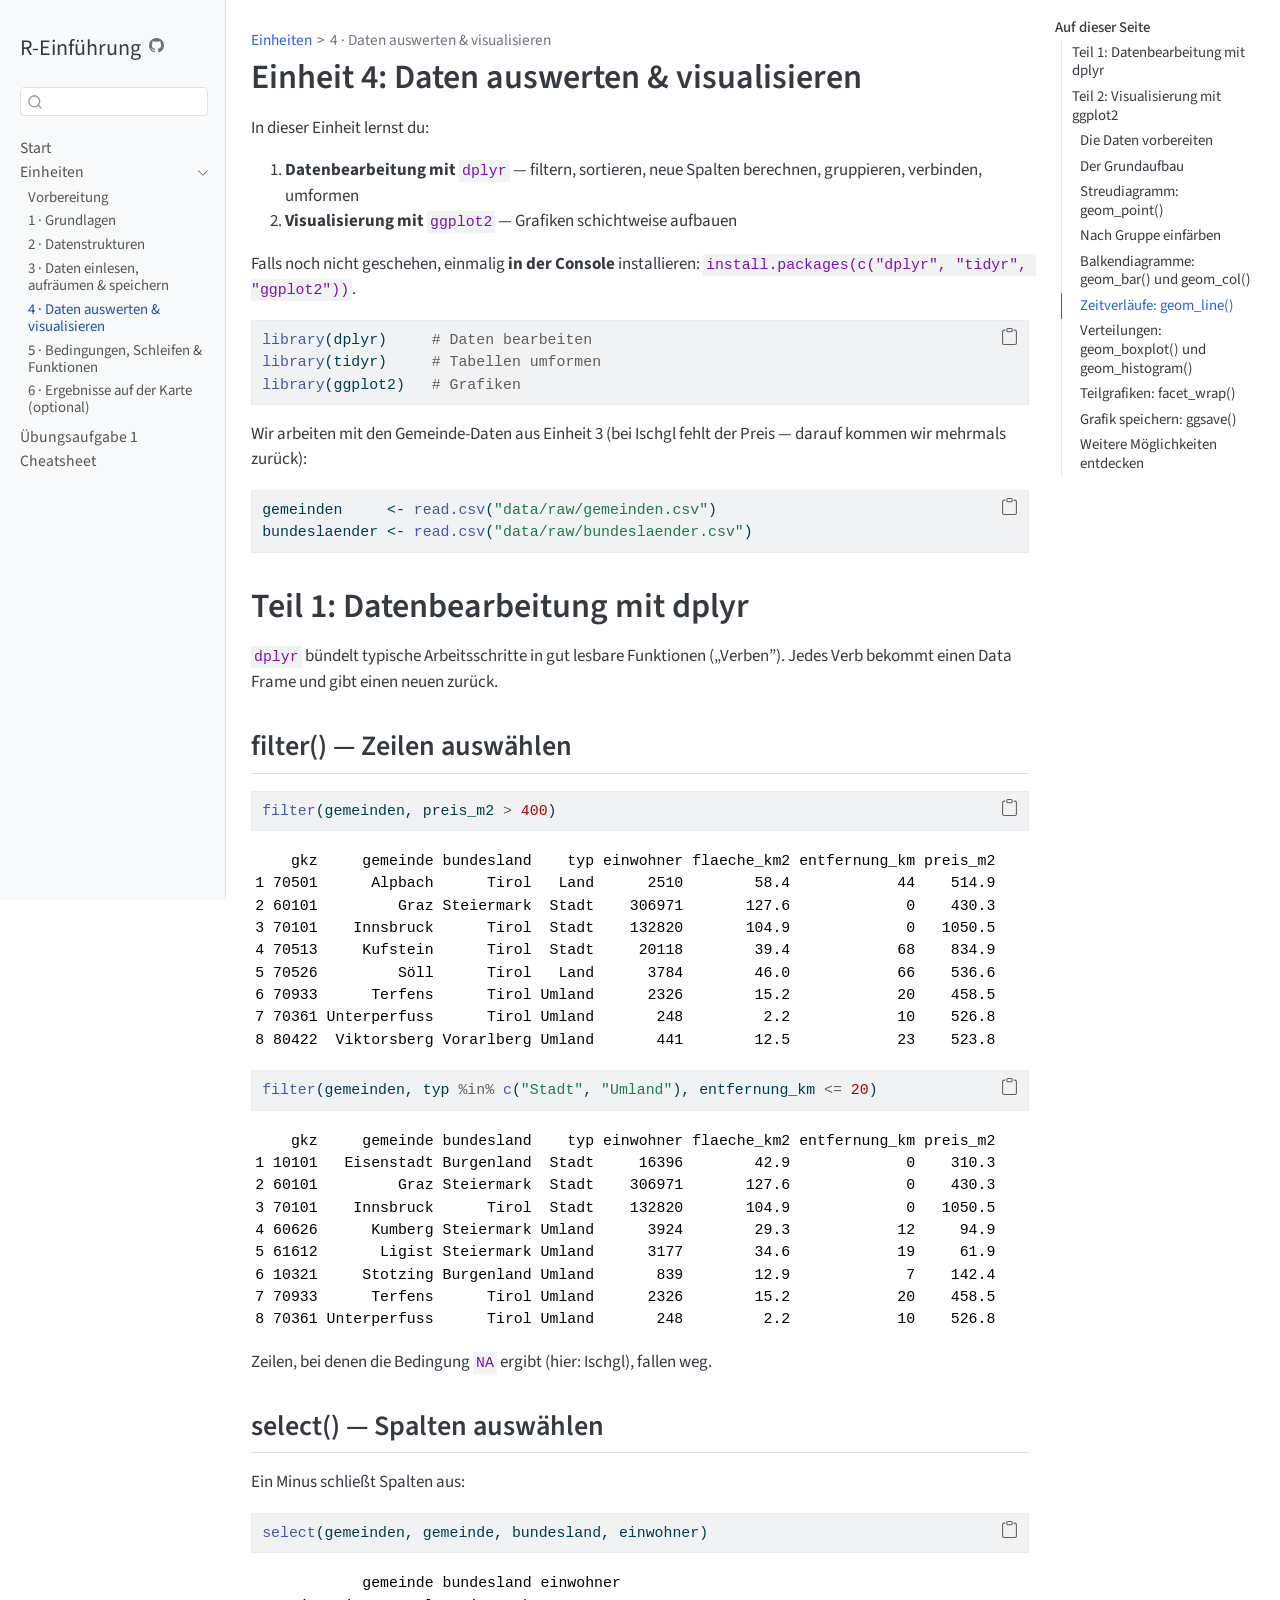
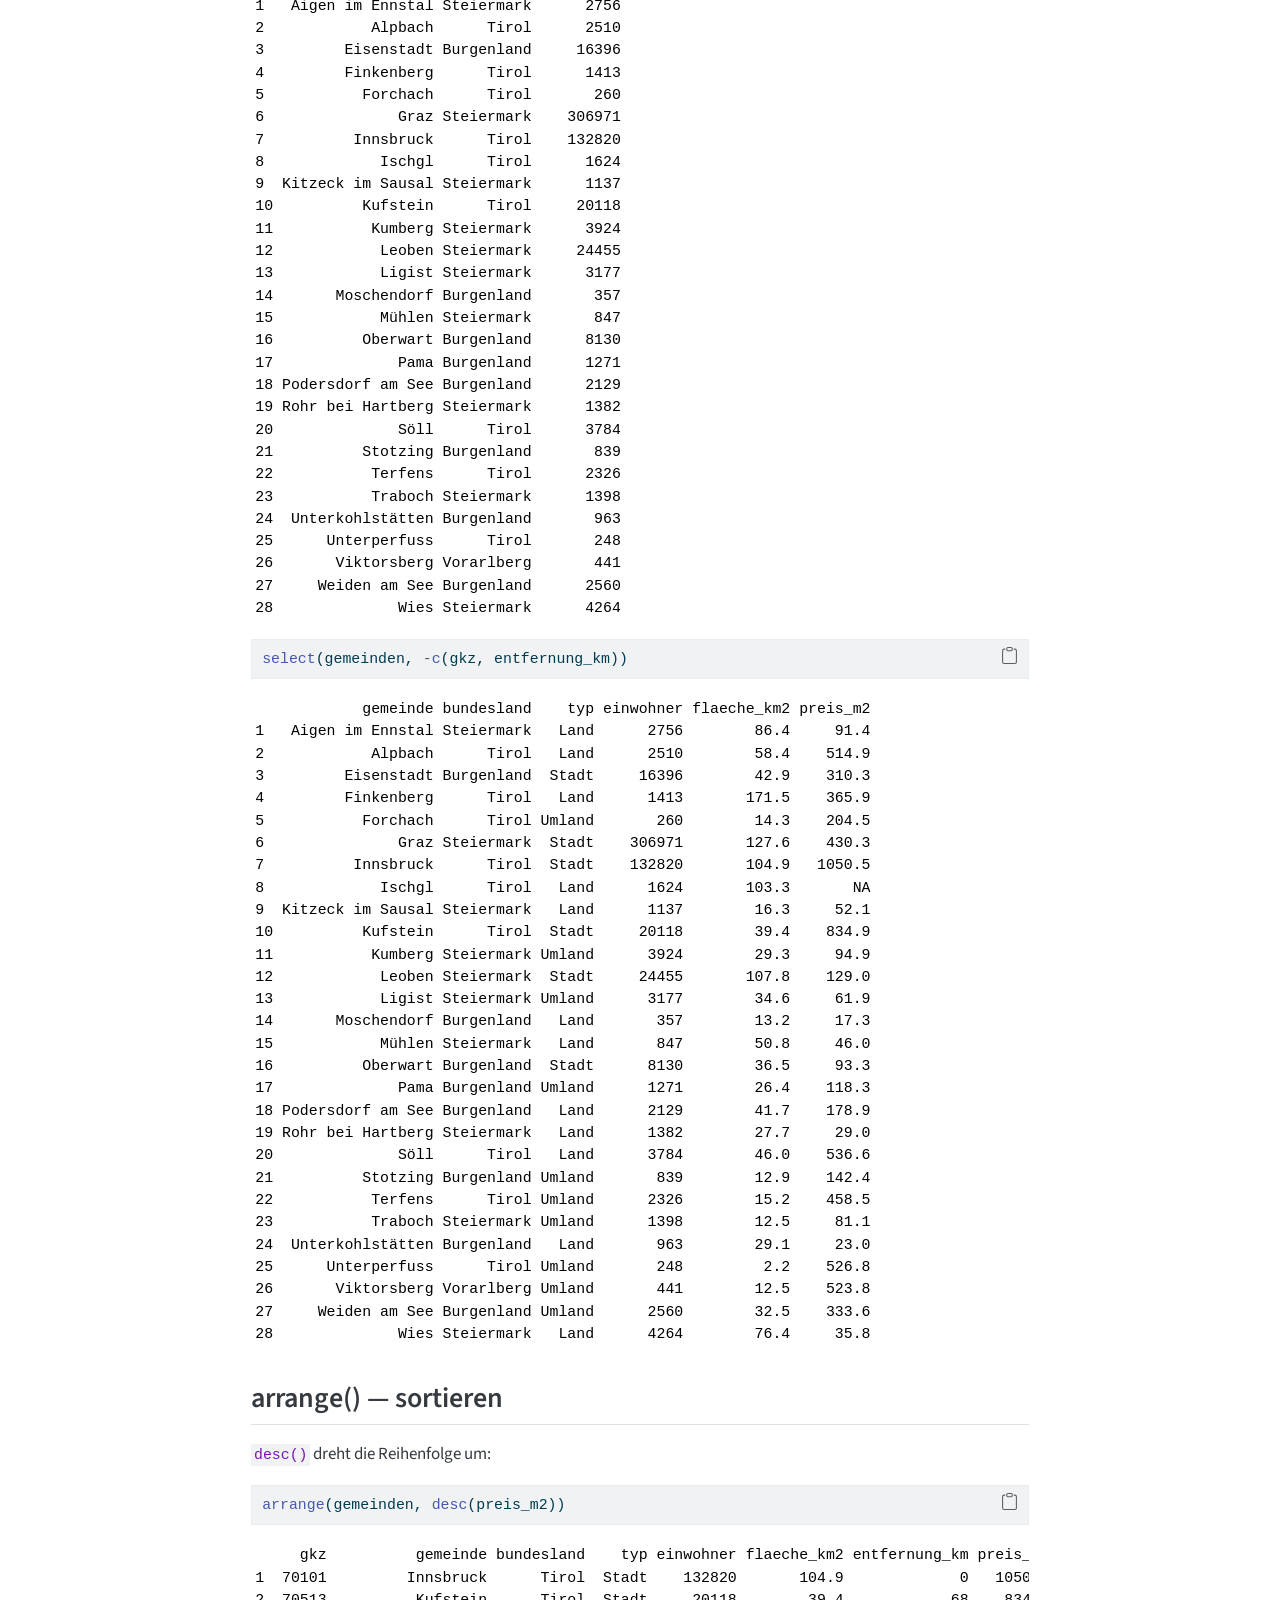
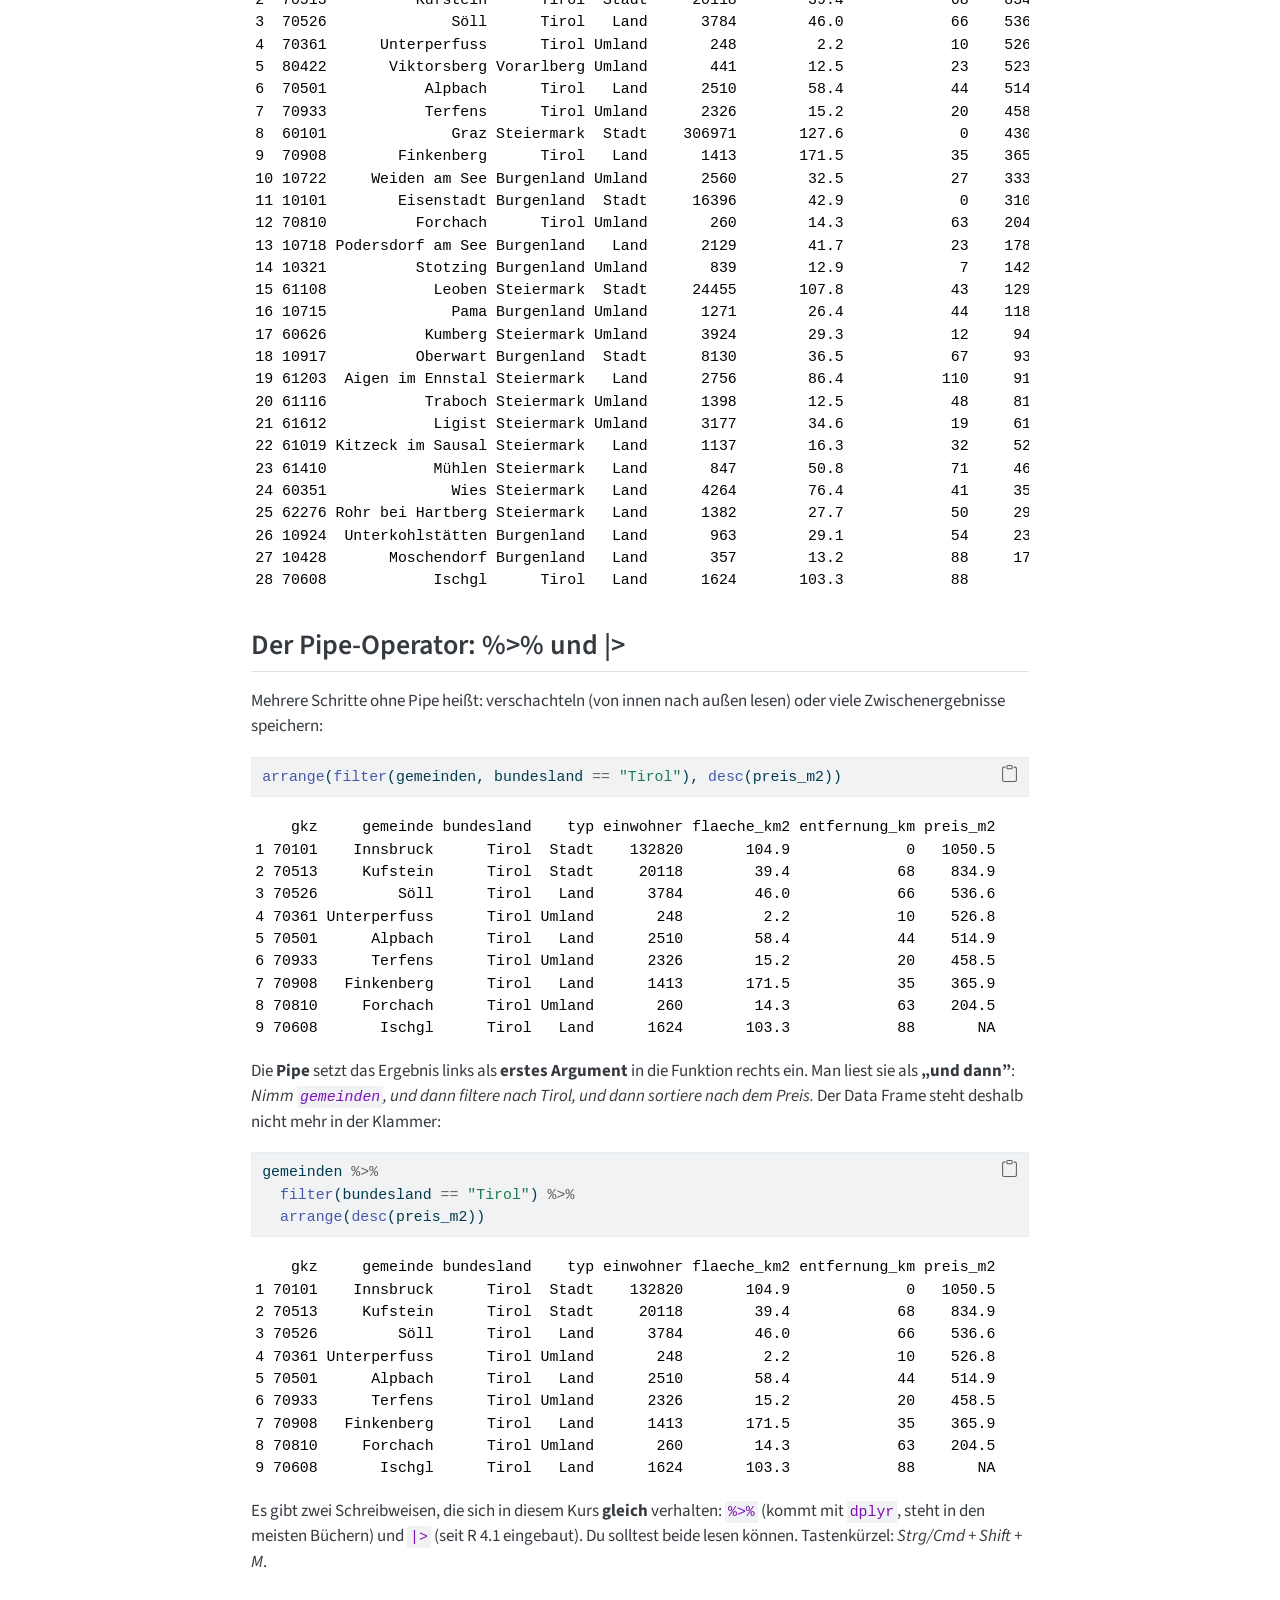
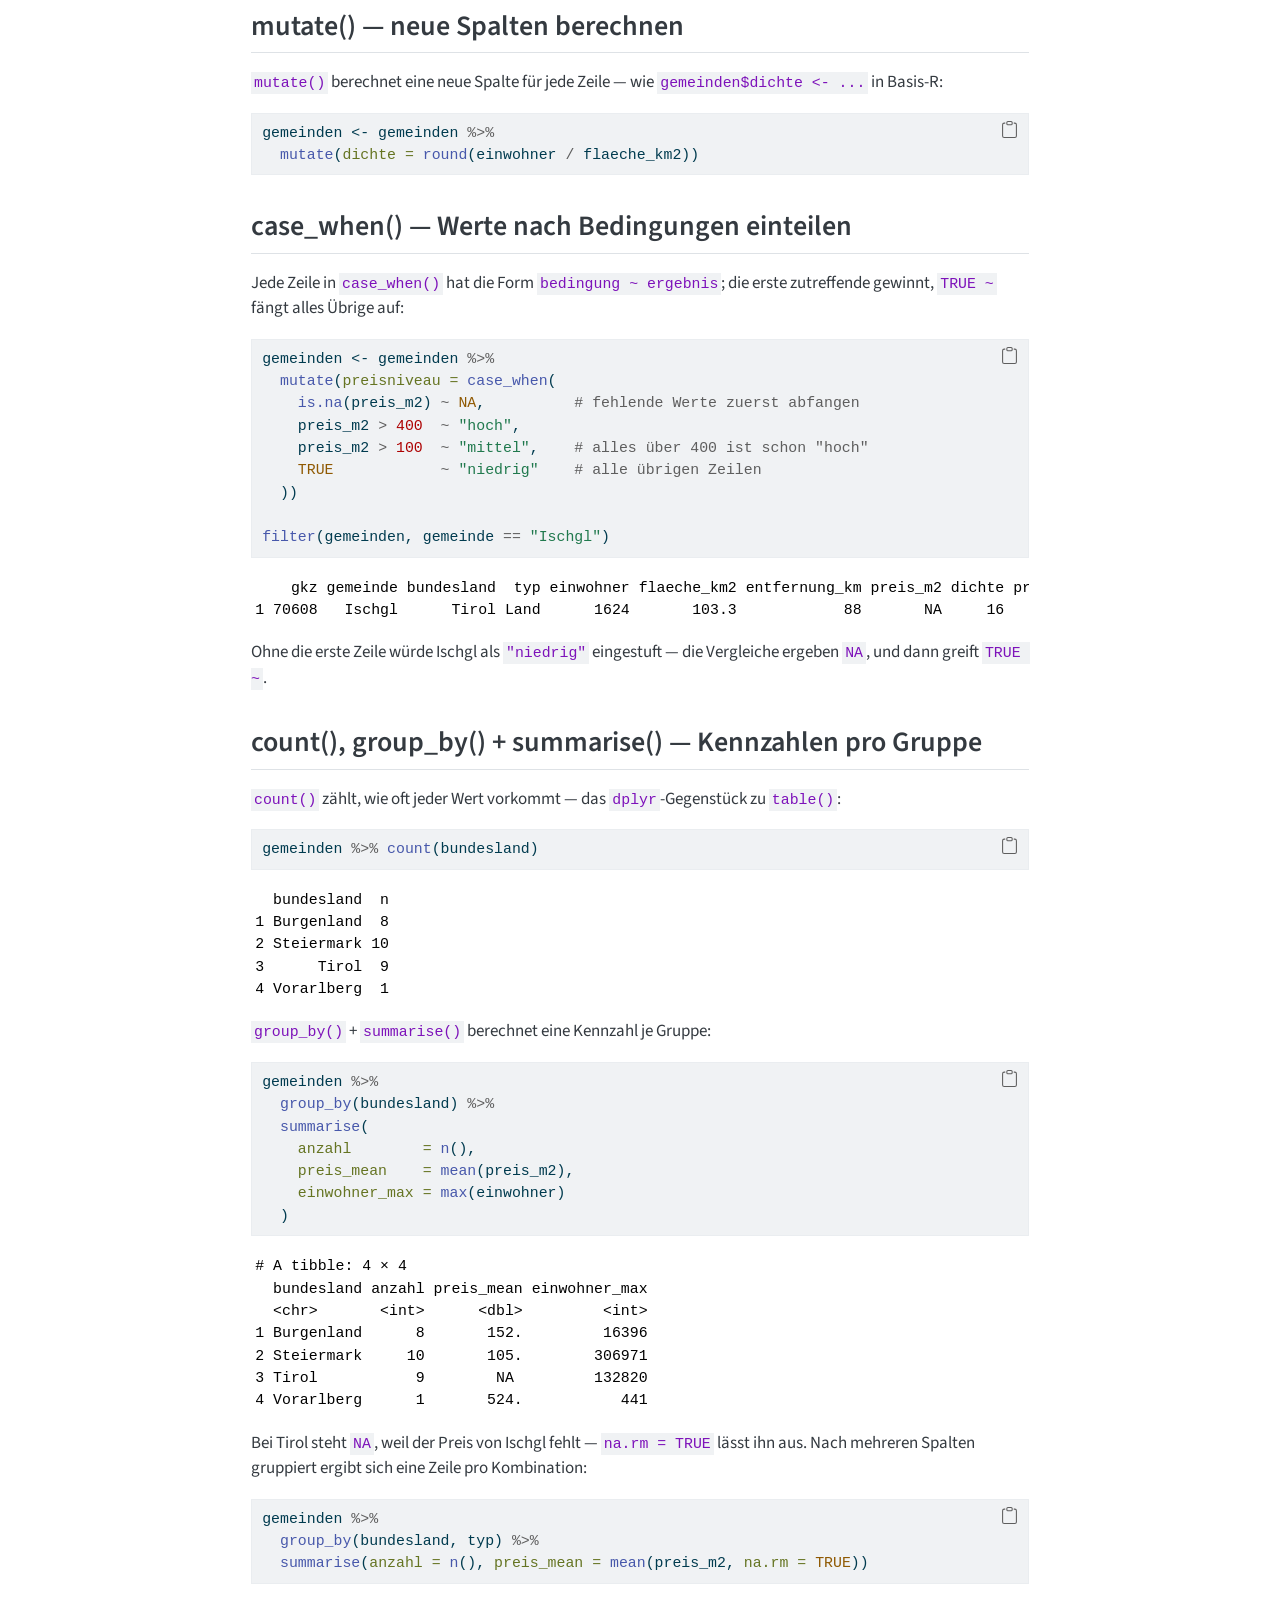
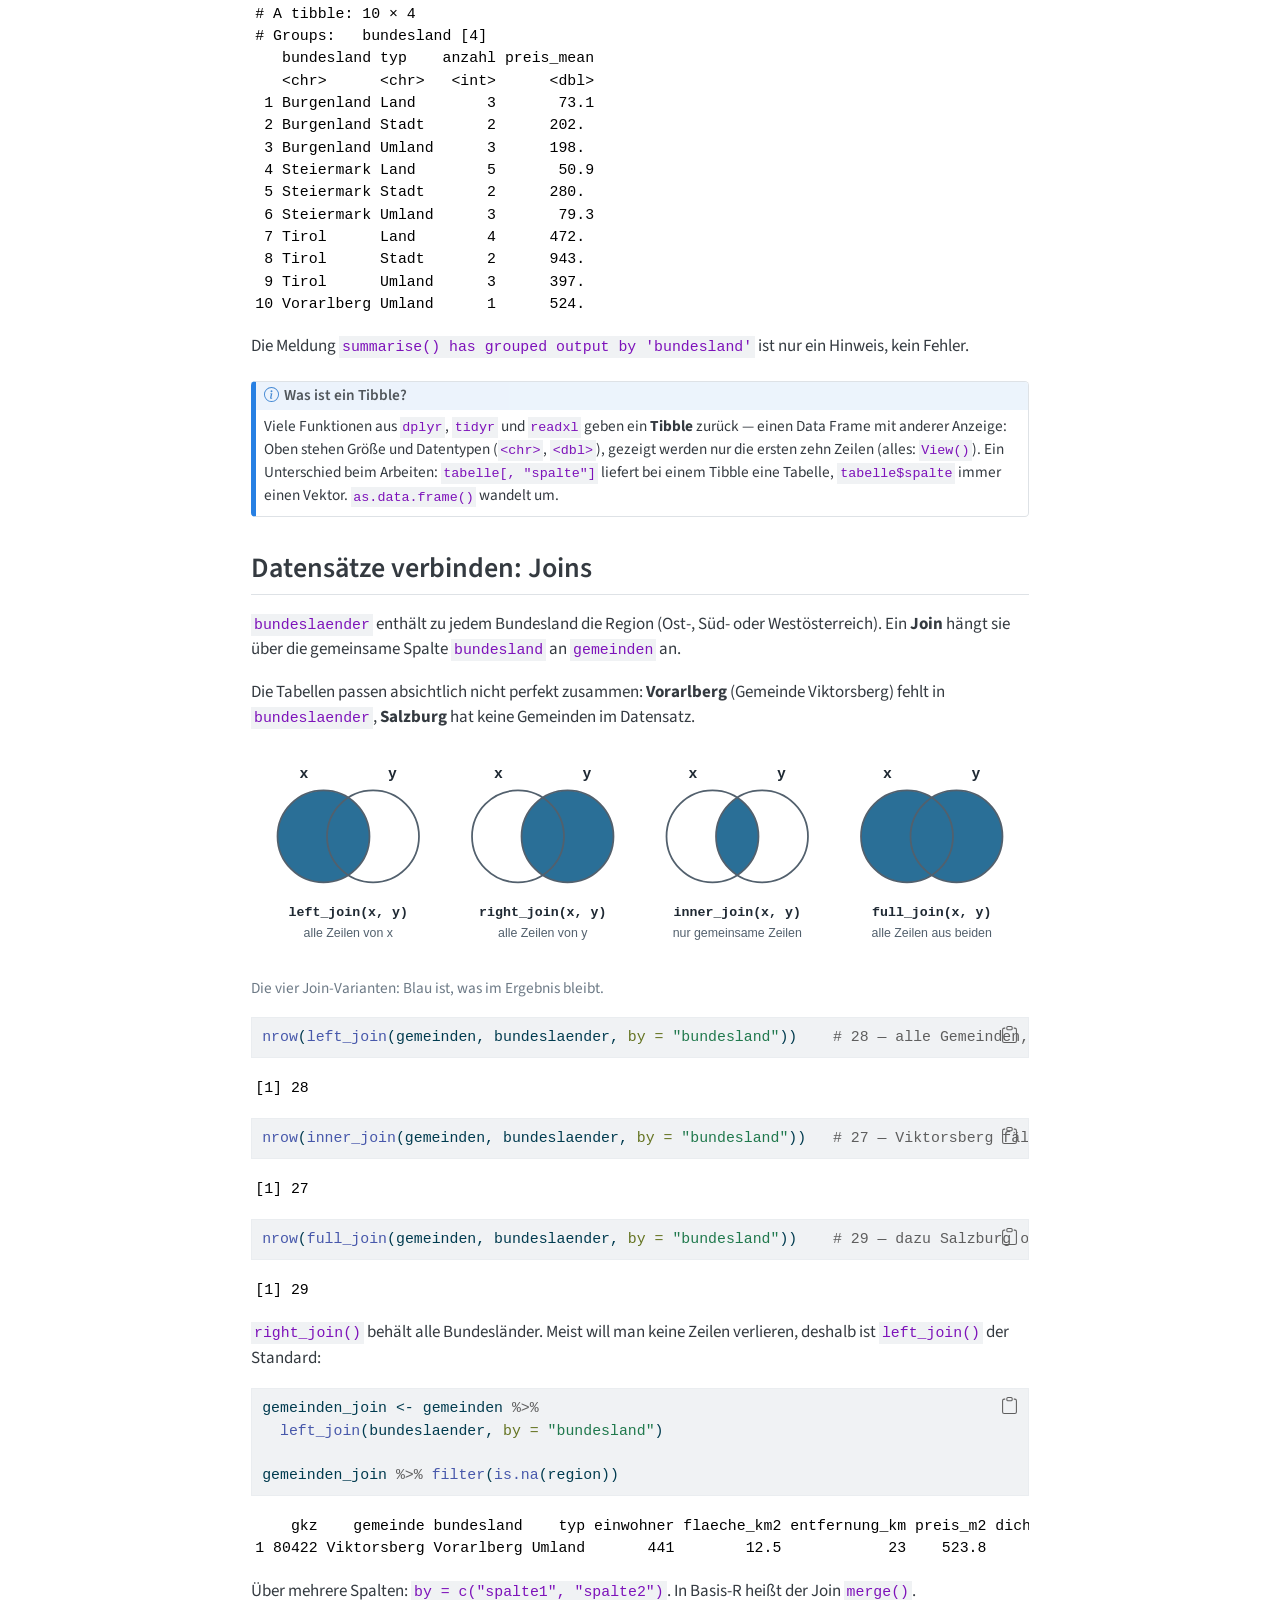
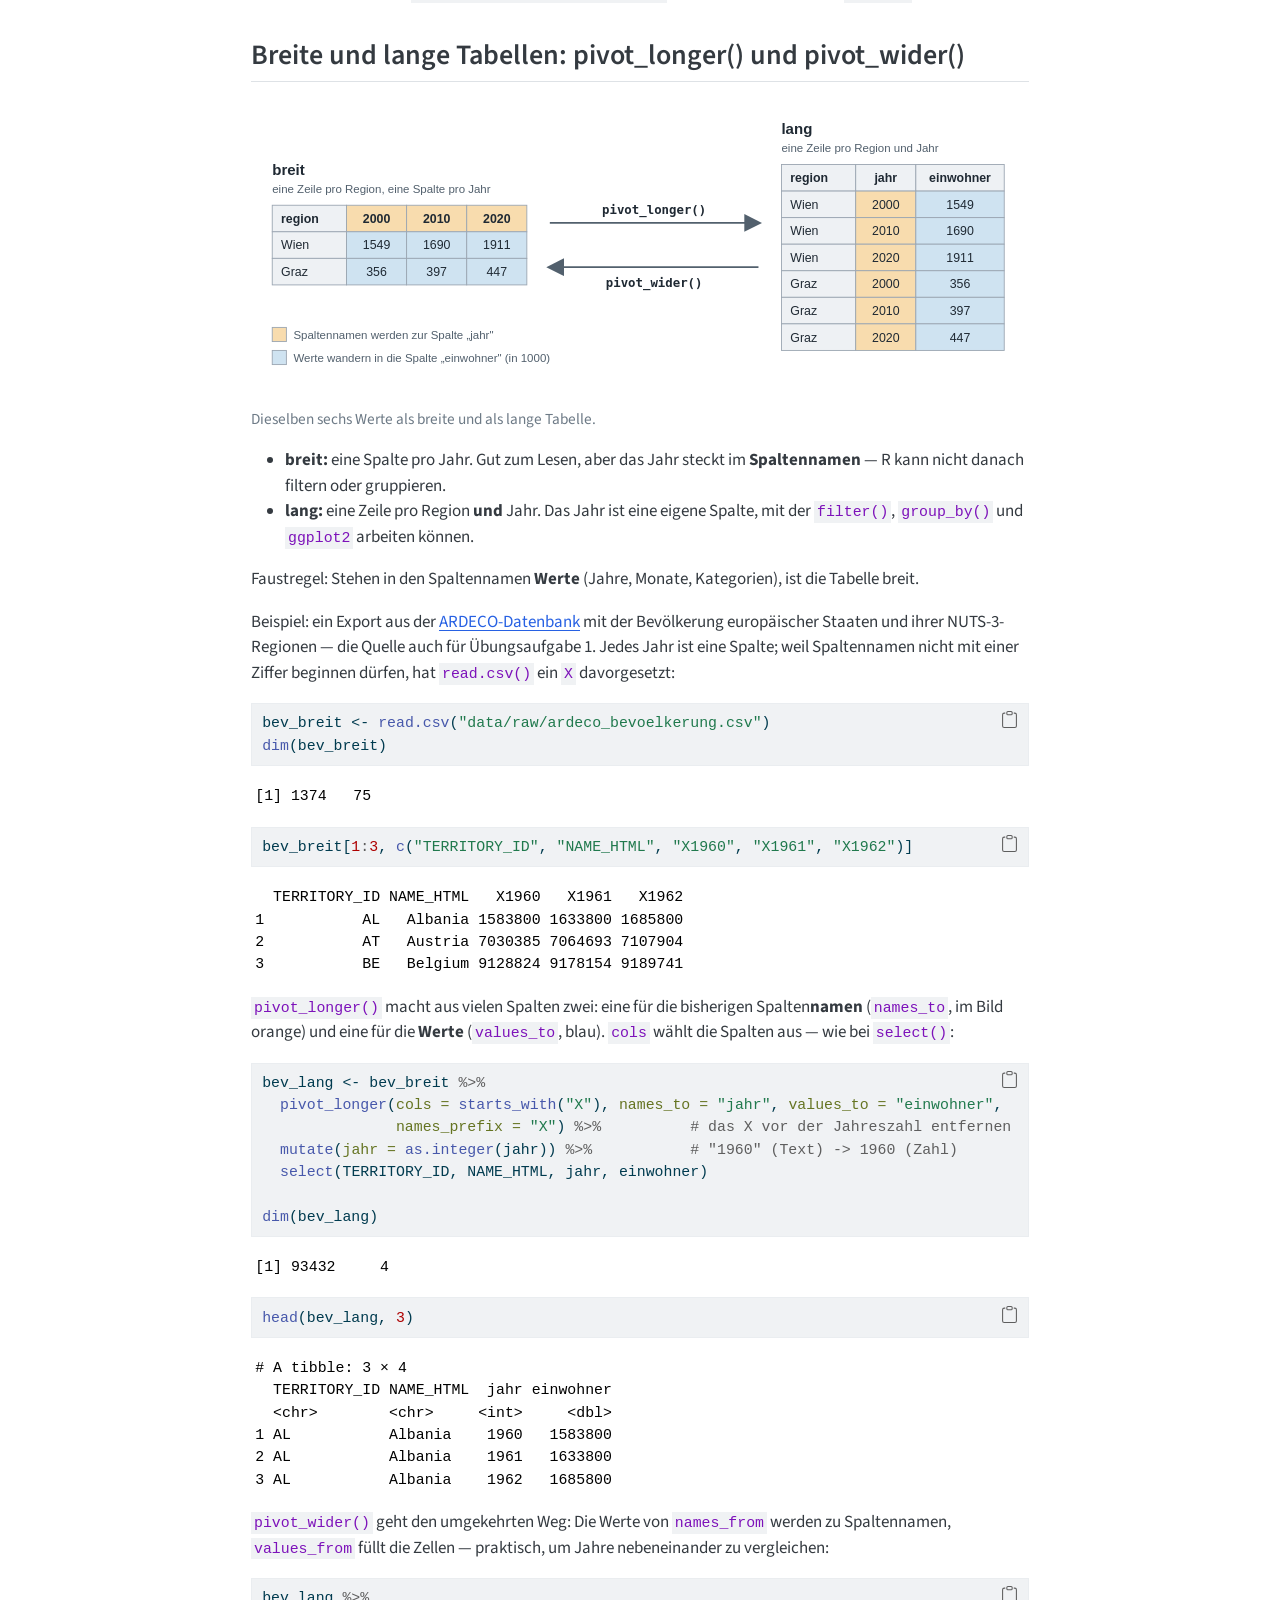
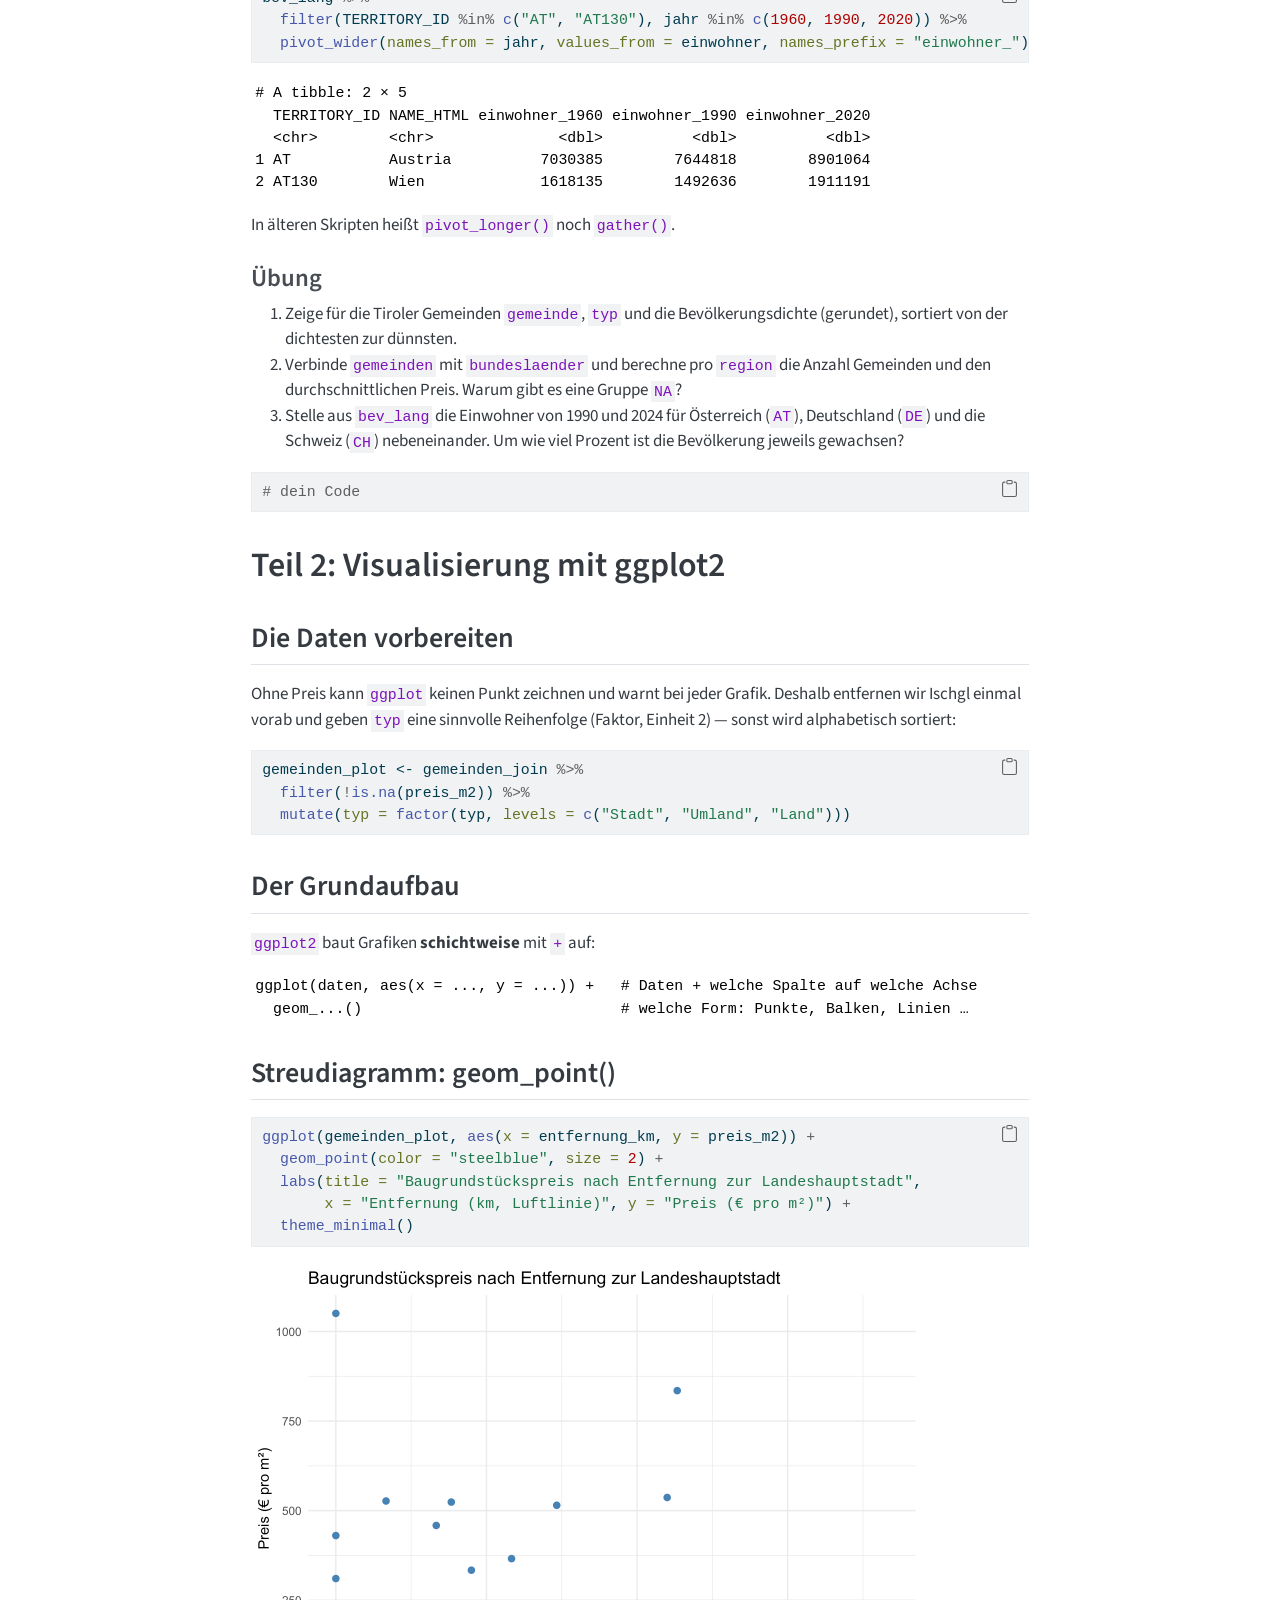
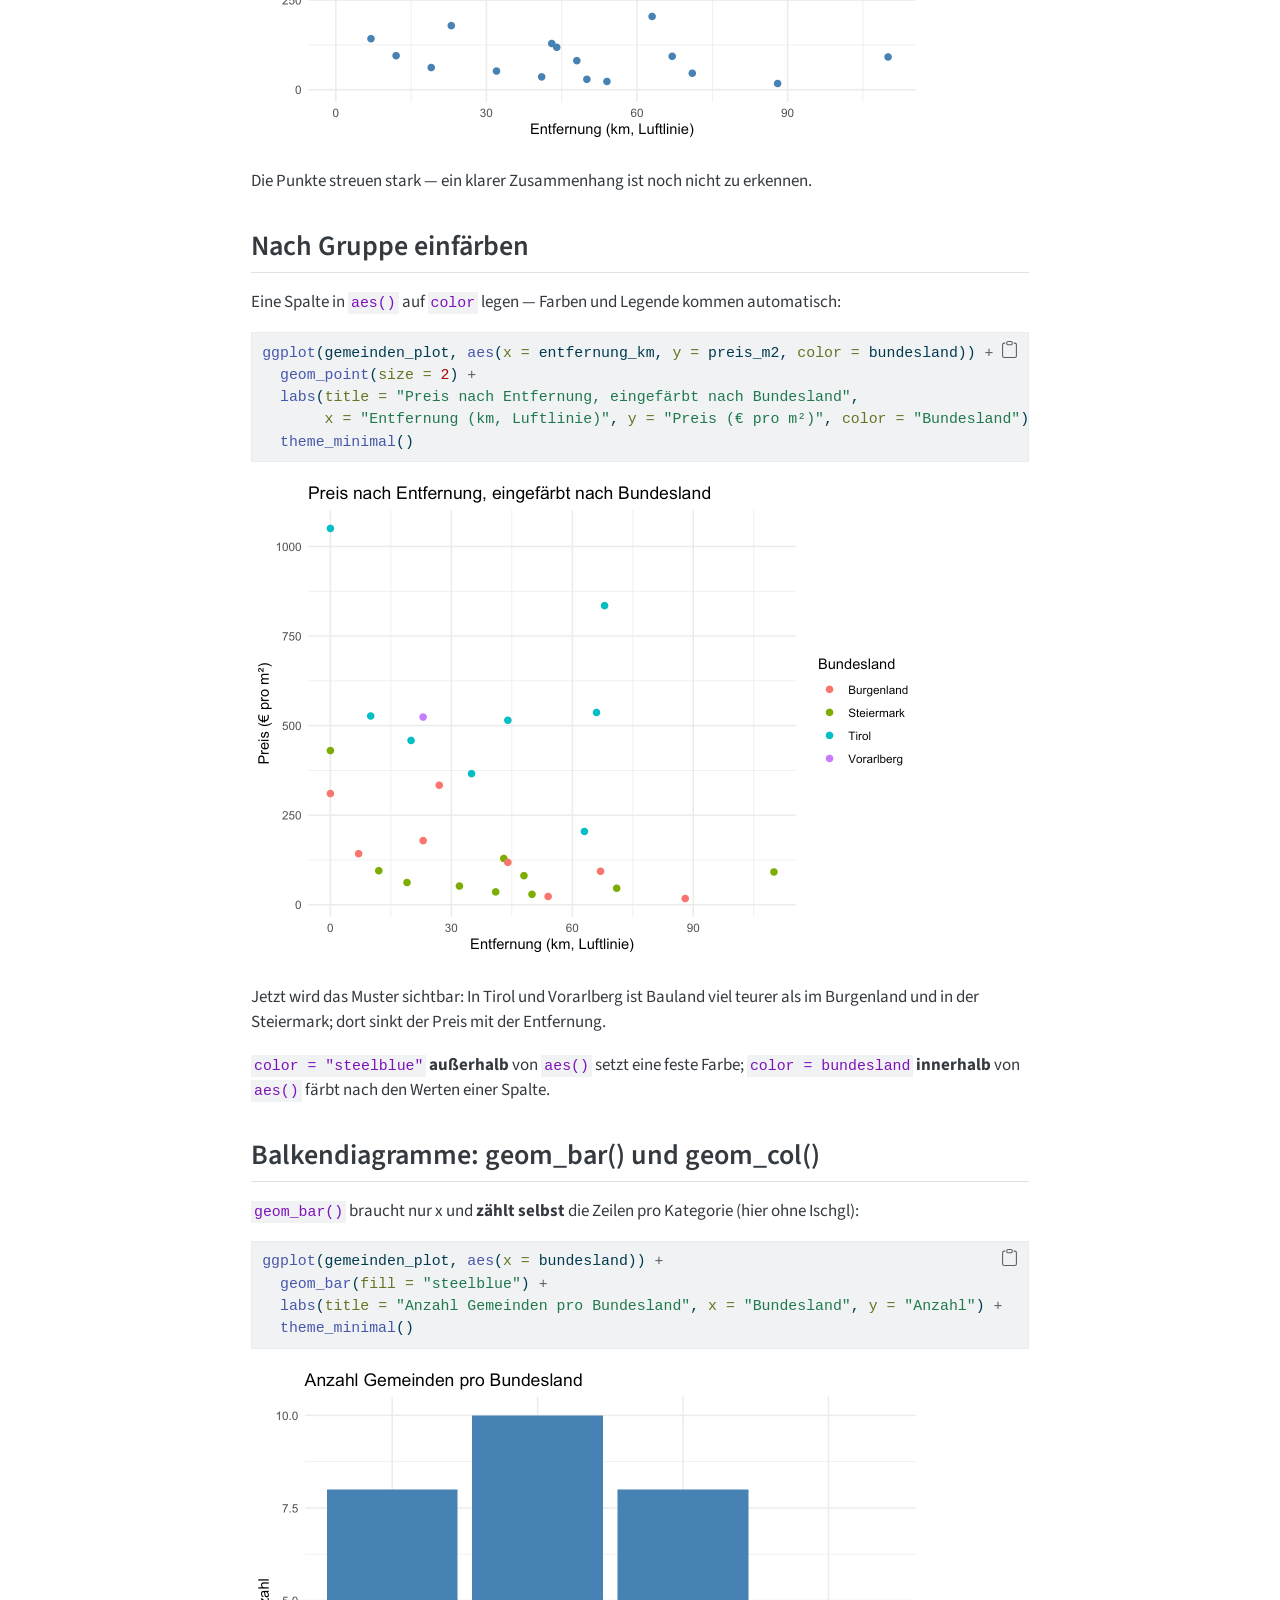
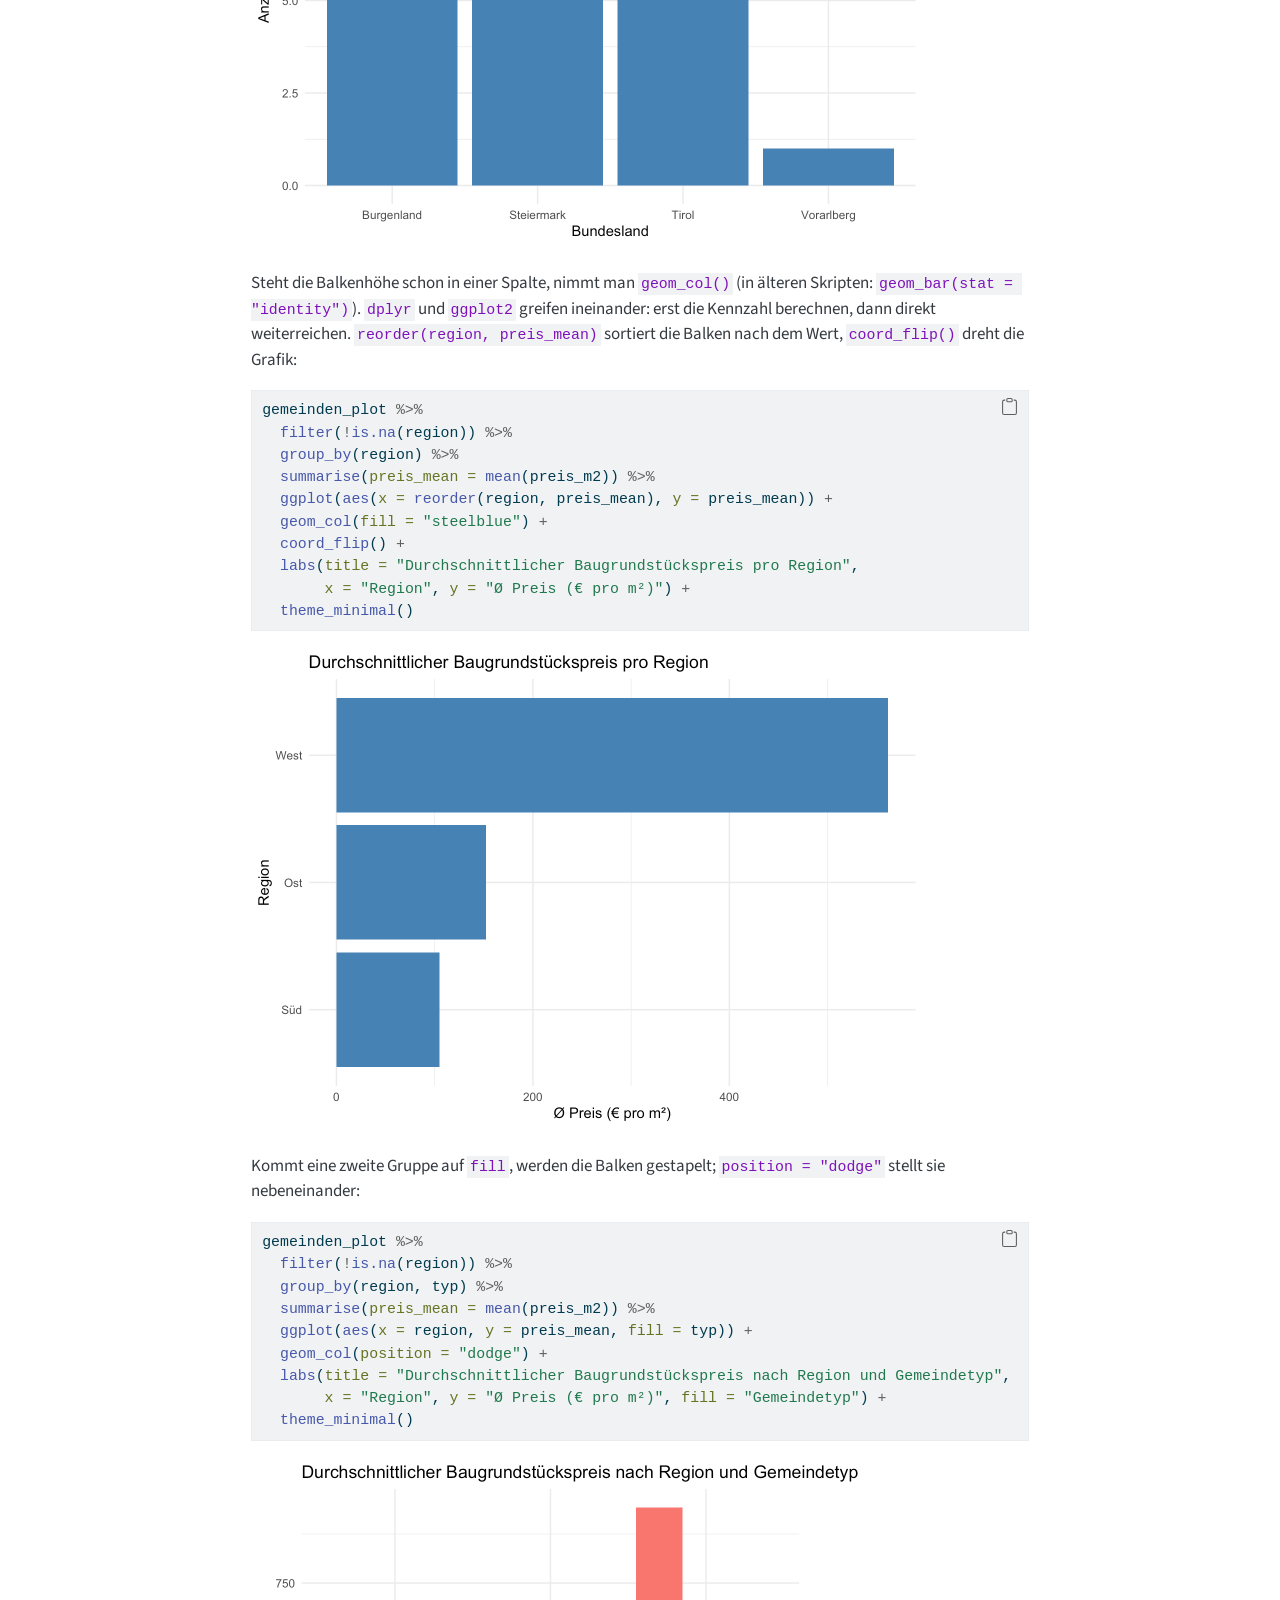
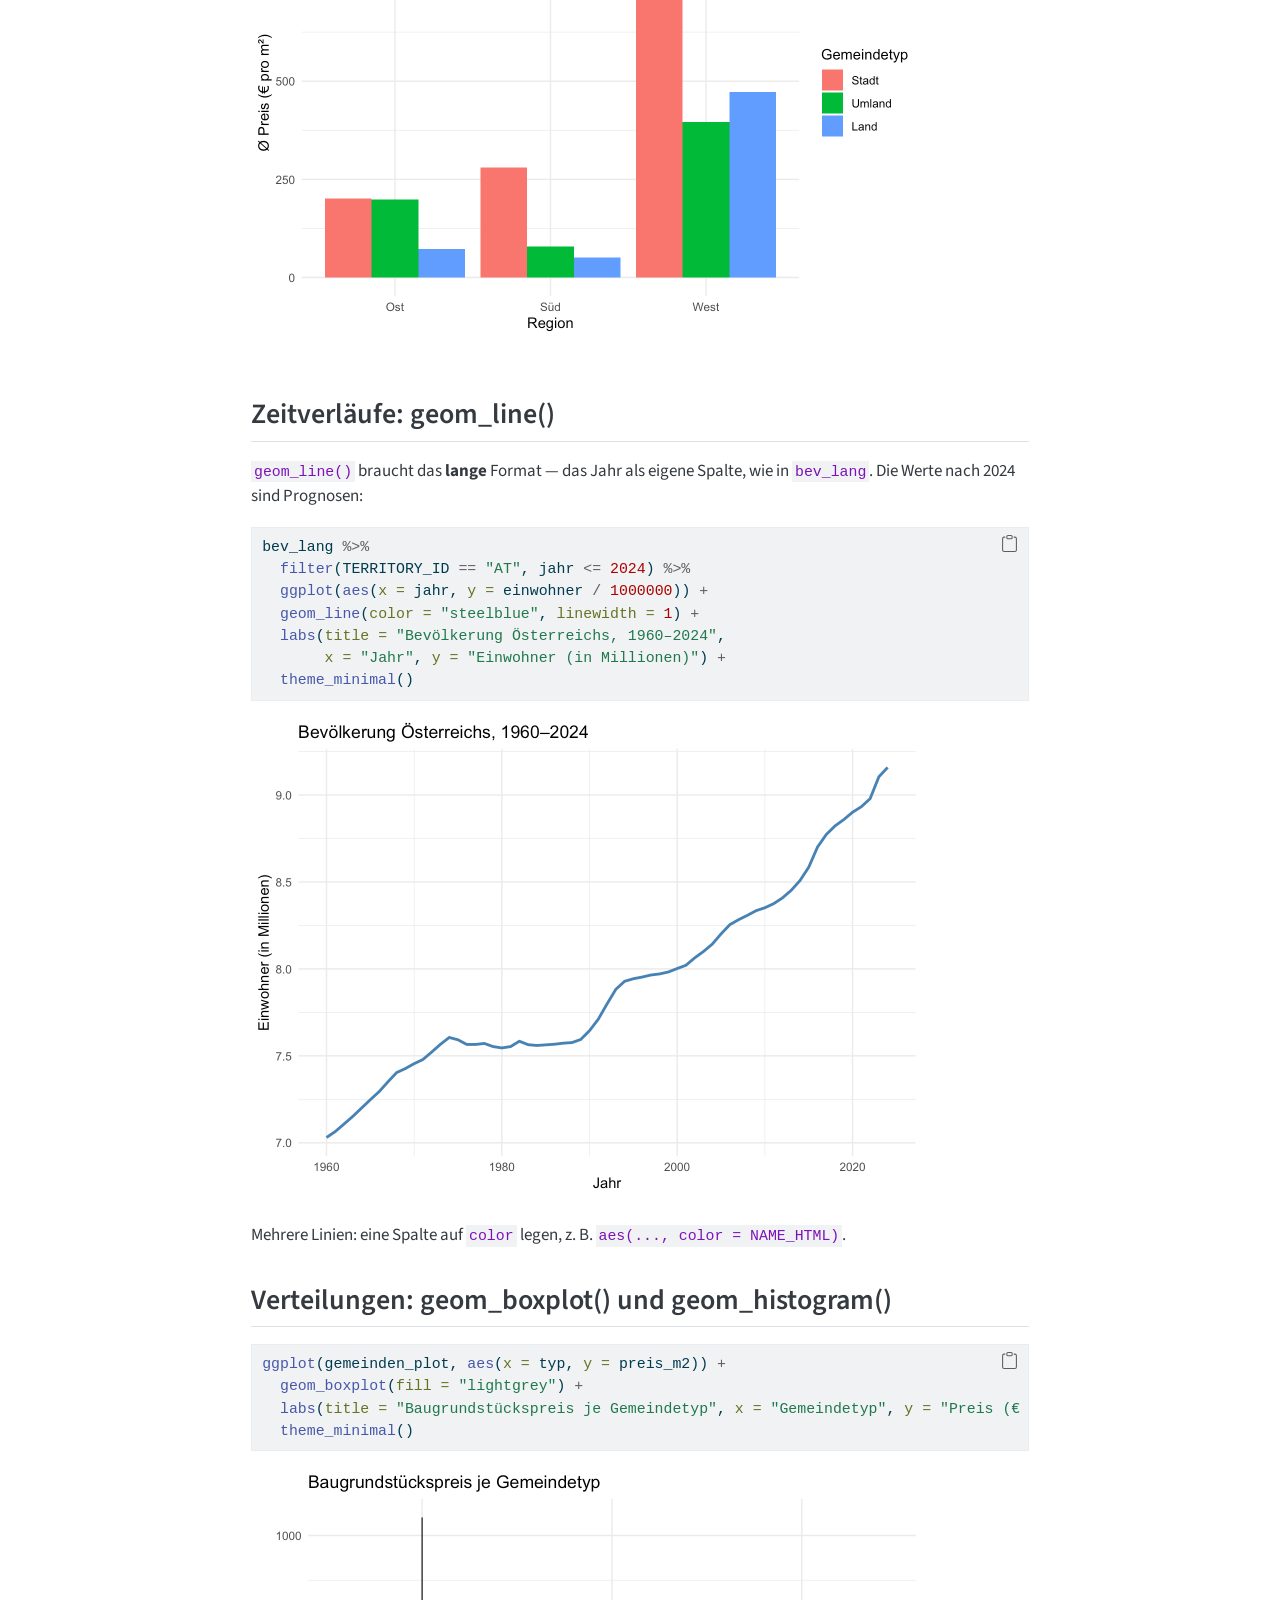
<file: docs/einheit-4.html>
<!DOCTYPE html>
<html xmlns="http://www.w3.org/1999/xhtml" lang="de" xml:lang="de"><head>

<meta charset="utf-8">
<meta name="generator" content="quarto-1.10.18">

<meta name="viewport" content="width=device-width, initial-scale=1.0, user-scalable=yes">


<title>Einheit 4: Daten auswerten &amp; visualisieren – R-Einführung</title>
<style>
/* Default styles provided by pandoc.
** See https://pandoc.org/MANUAL.html#variables-for-html for config info.
*/
span.smallcaps{font-variant: small-caps;}
div.columns{display: flex; gap: 1.5em;}
div.column{flex: auto;}
@media screen {
div.columns{gap: min(4vw, 1.5em);}
div.column{overflow-x: auto;}
}
div.hanging-indent{margin-left: 1.5em; text-indent: -1.5em;}
ul.task-list{list-style: none;}
ul.task-list li input[type="checkbox"] {
  width: 0.8em;
  margin: 0 0.8em 0.2em -1em; /* quarto-specific, see https://github.com/quarto-dev/quarto-cli/issues/4556 */ 
  vertical-align: middle;
}
/* CSS for syntax highlighting */
html { -webkit-text-size-adjust: 100%; }
pre > code.sourceCode { white-space: pre; position: relative; }
pre > code.sourceCode > span { display: inline-block; line-height: 1.25; }
pre > code.sourceCode > span:empty { height: 1.2em; }
.sourceCode { overflow: visible; }
code.sourceCode > span { color: inherit; text-decoration: inherit; }
div.sourceCode { margin: 1em 0; }
pre.sourceCode { margin: 0; }
@media screen {
div.sourceCode { overflow: auto; }
}
@media print {
pre > code.sourceCode { white-space: pre-wrap; }
pre > code.sourceCode > span { text-indent: -5em; padding-left: 5em; }
}
pre.numberSource code
  { counter-reset: source-line 0; }
pre.numberSource code > span
  { position: relative; left: -4em; counter-increment: source-line; }
pre.numberSource code > span > a:first-child::before
  { content: counter(source-line);
    position: relative; left: -1em; text-align: right; vertical-align: baseline;
    border: none; display: inline-block;
    -webkit-touch-callout: none; -webkit-user-select: none;
    -khtml-user-select: none; -moz-user-select: none;
    -ms-user-select: none; user-select: none;
    padding: 0 4px; width: 4em;
  }
pre.numberSource { margin-left: 3em;  padding-left: 4px; }
div.sourceCode
  {   }
@media screen {
pre > code.sourceCode > span > a:first-child::before { text-decoration: underline; }
}
</style>


<script src="site_libs/quarto-nav/quarto-nav.js"></script>
<script src="site_libs/quarto-nav/headroom.min.js"></script>
<script src="site_libs/clipboard/clipboard.min.js"></script>
<script src="site_libs/quarto-search/autocomplete.umd.js"></script>
<script src="site_libs/quarto-search/fuse.min.js"></script>
<script src="site_libs/quarto-search/quarto-search.js"></script>
<meta name="quarto:offset" content="./">
<link href="./einheit-5.html" rel="next">
<link href="./einheit-3.html" rel="prev">
<script src="site_libs/quarto-html/quarto.js" type="module"></script>
<script src="site_libs/quarto-html/tabsets/tabsets.js" type="module"></script>
<script src="site_libs/quarto-html/popper.min.js"></script>
<script src="site_libs/quarto-html/tippy.umd.min.js"></script>
<script src="site_libs/quarto-html/anchor.min.js"></script>
<link href="site_libs/quarto-html/tippy.css" rel="stylesheet">
<link href="site_libs/quarto-html/quarto-syntax-highlighting-64a204ab8560d761af7679ceaba22944.css" rel="stylesheet" id="quarto-text-highlighting-styles">
<script src="site_libs/bootstrap/bootstrap.min.js"></script>
<link href="site_libs/bootstrap/bootstrap-icons.css" rel="stylesheet">
<link href="site_libs/bootstrap/bootstrap-b780e26fcea2d1faebb34e9a9f24195f.min.css" rel="stylesheet" append-hash="true" id="quarto-bootstrap" data-mode="light">
<script id="quarto-search-options" type="application/json">{
  "location": "sidebar",
  "copy-button": false,
  "collapse-after": 3,
  "panel-placement": "start",
  "type": "textbox",
  "limit": 50,
  "keyboard-shortcut": [
    "f",
    "/",
    "s"
  ],
  "show-item-context": false,
  "language": {
    "search-no-results-text": "Keine Treffer",
    "search-matching-documents-text": "Treffer",
    "search-copy-link-title": "Link in die Suche kopieren",
    "search-hide-matches-text": "Zusätzliche Treffer verbergen",
    "search-more-match-text": "weitere Treffer in diesem Dokument",
    "search-more-matches-text": "weitere Treffer in diesem Dokument",
    "search-clear-button-title": "Zurücksetzen",
    "search-text-placeholder": "",
    "search-detached-cancel-button-title": "Abbrechen",
    "search-submit-button-title": "Abschicken",
    "search-label": "Suchen"
  }
}</script>


<link rel="stylesheet" href="styles.css">
</head>

<body class="nav-sidebar docked quarto-light">

<div id="quarto-search-results"></div>
  <header id="quarto-header" class="headroom fixed-top">
  <nav class="quarto-secondary-nav">
    <div class="container-fluid d-flex">
      <button type="button" class="quarto-btn-toggle btn" data-bs-toggle="collapse" role="button" data-bs-target=".quarto-sidebar-collapse-item" aria-controls="quarto-sidebar" aria-expanded="false" aria-label="Seitenleiste umschalten" onclick="if (window.quartoToggleHeadroom) { window.quartoToggleHeadroom(); }">
        <i class="bi bi-layout-text-sidebar-reverse"></i>
      </button>
        <nav class="quarto-page-breadcrumbs" aria-label="breadcrumb"><ol class="breadcrumb"><li class="breadcrumb-item"><a href="./vorbereitung.html">Einheiten</a></li><li class="breadcrumb-item"><a href="./einheit-4.html">4 · Daten auswerten &amp; visualisieren</a></li></ol></nav>
        <a class="flex-grow-1" role="navigation" data-bs-toggle="collapse" data-bs-target=".quarto-sidebar-collapse-item" aria-controls="quarto-sidebar" aria-expanded="false" aria-label="Seitenleiste umschalten" onclick="if (window.quartoToggleHeadroom) { window.quartoToggleHeadroom(); }">      
        </a>
      <button type="button" class="btn quarto-search-button" aria-label="Suchen" onclick="window.quartoOpenSearch();">
        <i class="bi bi-search"></i>
      </button>
    </div>
  </nav>
</header>
<!-- content -->
<div id="quarto-content" class="quarto-container page-columns page-rows-contents page-layout-article">
<!-- sidebar -->
  <nav id="quarto-sidebar" class="sidebar collapse collapse-horizontal quarto-sidebar-collapse-item sidebar-navigation docked overflow-auto">
    <div class="pt-lg-2 mt-2 text-left sidebar-header">
    <div class="sidebar-title mb-0 py-0">
      <a href="./">R-Einführung</a> 
        <div class="sidebar-tools-main">
    <a href="https://github.com/bella-mir/r-einfuehrung" title="" class="quarto-navigation-tool px-1" aria-label=""><i class="bi bi-github"></i></a>
</div>
    </div>
      </div>
        <div class="mt-2 flex-shrink-0 align-items-center">
        <div class="sidebar-search">
        <div id="quarto-search" class="" title="Suchen"></div>
        </div>
        </div>
    <div class="sidebar-menu-container"> 
    <ul class="list-unstyled mt-1">
        <li class="sidebar-item">
  <div class="sidebar-item-container"> 
  <a href="./index.html" class="sidebar-item-text sidebar-link">
 <span class="menu-text">Start</span></a>
  </div>
</li>
        <li class="sidebar-item sidebar-item-section">
      <div class="sidebar-item-container"> 
            <a class="sidebar-item-text sidebar-link text-start" data-bs-toggle="collapse" data-bs-target="#quarto-sidebar-section-1" role="navigation" aria-expanded="true">
 <span class="menu-text">Einheiten</span></a>
          <a class="sidebar-item-toggle text-start" data-bs-toggle="collapse" data-bs-target="#quarto-sidebar-section-1" role="navigation" aria-expanded="true" aria-label="Abschnitt umschalten">
            <i class="bi bi-chevron-right ms-2"></i>
          </a> 
      </div>
      <ul id="quarto-sidebar-section-1" class="collapse list-unstyled sidebar-section depth1 show">  
          <li class="sidebar-item">
  <div class="sidebar-item-container"> 
  <a href="./vorbereitung.html" class="sidebar-item-text sidebar-link">
 <span class="menu-text">Vorbereitung</span></a>
  </div>
</li>
          <li class="sidebar-item">
  <div class="sidebar-item-container"> 
  <a href="./einheit-1.html" class="sidebar-item-text sidebar-link">
 <span class="menu-text">1 · Grundlagen</span></a>
  </div>
</li>
          <li class="sidebar-item">
  <div class="sidebar-item-container"> 
  <a href="./einheit-2.html" class="sidebar-item-text sidebar-link">
 <span class="menu-text">2 · Datenstrukturen</span></a>
  </div>
</li>
          <li class="sidebar-item">
  <div class="sidebar-item-container"> 
  <a href="./einheit-3.html" class="sidebar-item-text sidebar-link">
 <span class="menu-text">3 · Daten einlesen, aufräumen &amp; speichern</span></a>
  </div>
</li>
          <li class="sidebar-item">
  <div class="sidebar-item-container"> 
  <a href="./einheit-4.html" class="sidebar-item-text sidebar-link active">
 <span class="menu-text">4 · Daten auswerten &amp; visualisieren</span></a>
  </div>
</li>
          <li class="sidebar-item">
  <div class="sidebar-item-container"> 
  <a href="./einheit-5.html" class="sidebar-item-text sidebar-link">
 <span class="menu-text">5 · Bedingungen, Schleifen &amp; Funktionen</span></a>
  </div>
</li>
          <li class="sidebar-item">
  <div class="sidebar-item-container"> 
  <a href="./einheit-6.html" class="sidebar-item-text sidebar-link">
 <span class="menu-text">6 · Ergebnisse auf der Karte (optional)</span></a>
  </div>
</li>
      </ul>
  </li>
        <li class="sidebar-item">
  <div class="sidebar-item-container"> 
  <a href="./uebungsaufgabe-1.html" class="sidebar-item-text sidebar-link">
 <span class="menu-text">Übungsaufgabe 1</span></a>
  </div>
</li>
        <li class="sidebar-item">
  <div class="sidebar-item-container"> 
  <a href="./cheatsheet.html" class="sidebar-item-text sidebar-link">
 <span class="menu-text">Cheatsheet</span></a>
  </div>
</li>
    </ul>
    </div>
</nav>
<div id="quarto-sidebar-glass" class="quarto-sidebar-collapse-item" data-bs-toggle="collapse" data-bs-target=".quarto-sidebar-collapse-item"></div>
<!-- margin-sidebar -->
    <div id="quarto-margin-sidebar" class="sidebar margin-sidebar">
        <nav id="TOC" role="doc-toc" class="toc-active">
    <h2 id="toc-title">Auf dieser Seite</h2>
   
  <ul class="collapse">
  <li><a href="#teil-1-datenbearbeitung-mit-dplyr" id="toc-teil-1-datenbearbeitung-mit-dplyr" class="nav-link active" data-scroll-target="#teil-1-datenbearbeitung-mit-dplyr">Teil 1: Datenbearbeitung mit dplyr</a>
  <ul class="collapse">
  <li><a href="#filter-zeilen-auswählen" id="toc-filter-zeilen-auswählen" class="nav-link" data-scroll-target="#filter-zeilen-auswählen">filter() — Zeilen auswählen</a></li>
  <li><a href="#select-spalten-auswählen" id="toc-select-spalten-auswählen" class="nav-link" data-scroll-target="#select-spalten-auswählen">select() — Spalten auswählen</a></li>
  <li><a href="#arrange-sortieren" id="toc-arrange-sortieren" class="nav-link" data-scroll-target="#arrange-sortieren">arrange() — sortieren</a></li>
  <li><a href="#der-pipe-operator-und" id="toc-der-pipe-operator-und" class="nav-link" data-scroll-target="#der-pipe-operator-und">Der Pipe-Operator: %&gt;% und |&gt;</a></li>
  <li><a href="#mutate-neue-spalten-berechnen" id="toc-mutate-neue-spalten-berechnen" class="nav-link" data-scroll-target="#mutate-neue-spalten-berechnen">mutate() — neue Spalten berechnen</a></li>
  <li><a href="#case_when-werte-nach-bedingungen-einteilen" id="toc-case_when-werte-nach-bedingungen-einteilen" class="nav-link" data-scroll-target="#case_when-werte-nach-bedingungen-einteilen">case_when() — Werte nach Bedingungen einteilen</a></li>
  <li><a href="#count-group_by-summarise-kennzahlen-pro-gruppe" id="toc-count-group_by-summarise-kennzahlen-pro-gruppe" class="nav-link" data-scroll-target="#count-group_by-summarise-kennzahlen-pro-gruppe">count(), group_by() + summarise() — Kennzahlen pro Gruppe</a></li>
  <li><a href="#datensätze-verbinden-joins" id="toc-datensätze-verbinden-joins" class="nav-link" data-scroll-target="#datensätze-verbinden-joins">Datensätze verbinden: Joins</a></li>
  <li><a href="#breite-und-lange-tabellen-pivot_longer-und-pivot_wider" id="toc-breite-und-lange-tabellen-pivot_longer-und-pivot_wider" class="nav-link" data-scroll-target="#breite-und-lange-tabellen-pivot_longer-und-pivot_wider">Breite und lange Tabellen: pivot_longer() und pivot_wider()</a></li>
  </ul></li>
  <li><a href="#teil-2-visualisierung-mit-ggplot2" id="toc-teil-2-visualisierung-mit-ggplot2" class="nav-link" data-scroll-target="#teil-2-visualisierung-mit-ggplot2">Teil 2: Visualisierung mit ggplot2</a>
  <ul class="collapse">
  <li><a href="#die-daten-vorbereiten" id="toc-die-daten-vorbereiten" class="nav-link" data-scroll-target="#die-daten-vorbereiten">Die Daten vorbereiten</a></li>
  <li><a href="#der-grundaufbau" id="toc-der-grundaufbau" class="nav-link" data-scroll-target="#der-grundaufbau">Der Grundaufbau</a></li>
  <li><a href="#streudiagramm-geom_point" id="toc-streudiagramm-geom_point" class="nav-link" data-scroll-target="#streudiagramm-geom_point">Streudiagramm: geom_point()</a></li>
  <li><a href="#nach-gruppe-einfärben" id="toc-nach-gruppe-einfärben" class="nav-link" data-scroll-target="#nach-gruppe-einfärben">Nach Gruppe einfärben</a></li>
  <li><a href="#balkendiagramme-geom_bar-und-geom_col" id="toc-balkendiagramme-geom_bar-und-geom_col" class="nav-link" data-scroll-target="#balkendiagramme-geom_bar-und-geom_col">Balkendiagramme: geom_bar() und geom_col()</a></li>
  <li><a href="#zeitverläufe-geom_line" id="toc-zeitverläufe-geom_line" class="nav-link" data-scroll-target="#zeitverläufe-geom_line">Zeitverläufe: geom_line()</a></li>
  <li><a href="#verteilungen-geom_boxplot-und-geom_histogram" id="toc-verteilungen-geom_boxplot-und-geom_histogram" class="nav-link" data-scroll-target="#verteilungen-geom_boxplot-und-geom_histogram">Verteilungen: geom_boxplot() und geom_histogram()</a></li>
  <li><a href="#teilgrafiken-facet_wrap" id="toc-teilgrafiken-facet_wrap" class="nav-link" data-scroll-target="#teilgrafiken-facet_wrap">Teilgrafiken: facet_wrap()</a></li>
  <li><a href="#grafik-speichern-ggsave" id="toc-grafik-speichern-ggsave" class="nav-link" data-scroll-target="#grafik-speichern-ggsave">Grafik speichern: ggsave()</a></li>
  <li><a href="#weitere-möglichkeiten-entdecken" id="toc-weitere-möglichkeiten-entdecken" class="nav-link" data-scroll-target="#weitere-möglichkeiten-entdecken">Weitere Möglichkeiten entdecken</a></li>
  </ul></li>
  </ul>
</nav>
    </div>
<!-- main -->
<main class="content" id="quarto-document-content">

<header id="title-block-header" class="quarto-title-block default"><nav class="quarto-page-breadcrumbs quarto-title-breadcrumbs d-none d-lg-block" aria-label="breadcrumb"><ol class="breadcrumb"><li class="breadcrumb-item"><a href="./vorbereitung.html">Einheiten</a></li><li class="breadcrumb-item"><a href="./einheit-4.html">4 · Daten auswerten &amp; visualisieren</a></li></ol></nav>
<div class="quarto-title">
<h1 class="title">Einheit 4: Daten auswerten &amp; visualisieren</h1>
</div>



<div class="quarto-title-meta">

    
  
    
  </div>
  


</header>


<p>In dieser Einheit lernst du:</p>
<ol type="1">
<li><strong>Datenbearbeitung mit <code>dplyr</code></strong> — filtern, sortieren, neue Spalten berechnen, gruppieren, verbinden, umformen</li>
<li><strong>Visualisierung mit <code>ggplot2</code></strong> — Grafiken schichtweise aufbauen</li>
</ol>
<p>Falls noch nicht geschehen, einmalig <strong>in der Console</strong> installieren: <code>install.packages(c("dplyr", "tidyr", "ggplot2"))</code>.</p>
<div class="cell">
<div class="code-copy-outer-scaffold"><div class="sourceCode cell-code" id="cb1"><pre class="sourceCode r code-with-copy"><code class="sourceCode r"><span id="cb1-1"><a href="#cb1-1" aria-hidden="true" tabindex="-1"></a><span class="fu">library</span>(dplyr)     <span class="co"># Daten bearbeiten</span></span>
<span id="cb1-2"><a href="#cb1-2" aria-hidden="true" tabindex="-1"></a><span class="fu">library</span>(tidyr)     <span class="co"># Tabellen umformen</span></span>
<span id="cb1-3"><a href="#cb1-3" aria-hidden="true" tabindex="-1"></a><span class="fu">library</span>(ggplot2)   <span class="co"># Grafiken</span></span></code></pre></div><button title="In die Zwischenablage kopieren" class="code-copy-button"><i class="bi"></i></button></div>
</div>
<p>Wir arbeiten mit den Gemeinde-Daten aus Einheit 3 (bei Ischgl fehlt der Preis — darauf kommen wir mehrmals zurück):</p>
<div class="cell">
<div class="code-copy-outer-scaffold"><div class="sourceCode cell-code" id="cb2"><pre class="sourceCode r code-with-copy"><code class="sourceCode r"><span id="cb2-1"><a href="#cb2-1" aria-hidden="true" tabindex="-1"></a>gemeinden     <span class="ot">&lt;-</span> <span class="fu">read.csv</span>(<span class="st">"data/raw/gemeinden.csv"</span>)</span>
<span id="cb2-2"><a href="#cb2-2" aria-hidden="true" tabindex="-1"></a>bundeslaender <span class="ot">&lt;-</span> <span class="fu">read.csv</span>(<span class="st">"data/raw/bundeslaender.csv"</span>)</span></code></pre></div><button title="In die Zwischenablage kopieren" class="code-copy-button"><i class="bi"></i></button></div>
</div>
<section id="teil-1-datenbearbeitung-mit-dplyr" class="level1">
<h1>Teil 1: Datenbearbeitung mit dplyr</h1>
<p><code>dplyr</code> bündelt typische Arbeitsschritte in gut lesbare Funktionen („Verben”). Jedes Verb bekommt einen Data Frame und gibt einen neuen zurück.</p>
<section id="filter-zeilen-auswählen" class="level2">
<h2 class="anchored" data-anchor-id="filter-zeilen-auswählen">filter() — Zeilen auswählen</h2>
<div class="cell">
<div class="code-copy-outer-scaffold"><div class="sourceCode cell-code" id="cb3"><pre class="sourceCode r code-with-copy"><code class="sourceCode r"><span id="cb3-1"><a href="#cb3-1" aria-hidden="true" tabindex="-1"></a><span class="fu">filter</span>(gemeinden, preis_m2 <span class="sc">&gt;</span> <span class="dv">400</span>)</span></code></pre></div><button title="In die Zwischenablage kopieren" class="code-copy-button"><i class="bi"></i></button></div>
<div class="cell-output cell-output-stdout">
<pre><code>    gkz     gemeinde bundesland    typ einwohner flaeche_km2 entfernung_km preis_m2
1 70501      Alpbach      Tirol   Land      2510        58.4            44    514.9
2 60101         Graz Steiermark  Stadt    306971       127.6             0    430.3
3 70101    Innsbruck      Tirol  Stadt    132820       104.9             0   1050.5
4 70513     Kufstein      Tirol  Stadt     20118        39.4            68    834.9
5 70526         Söll      Tirol   Land      3784        46.0            66    536.6
6 70933      Terfens      Tirol Umland      2326        15.2            20    458.5
7 70361 Unterperfuss      Tirol Umland       248         2.2            10    526.8
8 80422  Viktorsberg Vorarlberg Umland       441        12.5            23    523.8</code></pre>
</div>
<div class="code-copy-outer-scaffold"><div class="sourceCode cell-code" id="cb5"><pre class="sourceCode r code-with-copy"><code class="sourceCode r"><span id="cb5-1"><a href="#cb5-1" aria-hidden="true" tabindex="-1"></a><span class="fu">filter</span>(gemeinden, typ <span class="sc">%in%</span> <span class="fu">c</span>(<span class="st">"Stadt"</span>, <span class="st">"Umland"</span>), entfernung_km <span class="sc">&lt;=</span> <span class="dv">20</span>)</span></code></pre></div><button title="In die Zwischenablage kopieren" class="code-copy-button"><i class="bi"></i></button></div>
<div class="cell-output cell-output-stdout">
<pre><code>    gkz     gemeinde bundesland    typ einwohner flaeche_km2 entfernung_km preis_m2
1 10101   Eisenstadt Burgenland  Stadt     16396        42.9             0    310.3
2 60101         Graz Steiermark  Stadt    306971       127.6             0    430.3
3 70101    Innsbruck      Tirol  Stadt    132820       104.9             0   1050.5
4 60626      Kumberg Steiermark Umland      3924        29.3            12     94.9
5 61612       Ligist Steiermark Umland      3177        34.6            19     61.9
6 10321     Stotzing Burgenland Umland       839        12.9             7    142.4
7 70933      Terfens      Tirol Umland      2326        15.2            20    458.5
8 70361 Unterperfuss      Tirol Umland       248         2.2            10    526.8</code></pre>
</div>
</div>
<p>Zeilen, bei denen die Bedingung <code>NA</code> ergibt (hier: Ischgl), fallen weg.</p>
</section>
<section id="select-spalten-auswählen" class="level2">
<h2 class="anchored" data-anchor-id="select-spalten-auswählen">select() — Spalten auswählen</h2>
<p>Ein Minus schließt Spalten aus:</p>
<div class="cell">
<div class="code-copy-outer-scaffold"><div class="sourceCode cell-code" id="cb7"><pre class="sourceCode r code-with-copy"><code class="sourceCode r"><span id="cb7-1"><a href="#cb7-1" aria-hidden="true" tabindex="-1"></a><span class="fu">select</span>(gemeinden, gemeinde, bundesland, einwohner)</span></code></pre></div><button title="In die Zwischenablage kopieren" class="code-copy-button"><i class="bi"></i></button></div>
<div class="cell-output cell-output-stdout">
<pre><code>            gemeinde bundesland einwohner
1   Aigen im Ennstal Steiermark      2756
2            Alpbach      Tirol      2510
3         Eisenstadt Burgenland     16396
4         Finkenberg      Tirol      1413
5           Forchach      Tirol       260
6               Graz Steiermark    306971
7          Innsbruck      Tirol    132820
8             Ischgl      Tirol      1624
9  Kitzeck im Sausal Steiermark      1137
10          Kufstein      Tirol     20118
11           Kumberg Steiermark      3924
12            Leoben Steiermark     24455
13            Ligist Steiermark      3177
14       Moschendorf Burgenland       357
15            Mühlen Steiermark       847
16          Oberwart Burgenland      8130
17              Pama Burgenland      1271
18 Podersdorf am See Burgenland      2129
19 Rohr bei Hartberg Steiermark      1382
20              Söll      Tirol      3784
21          Stotzing Burgenland       839
22           Terfens      Tirol      2326
23           Traboch Steiermark      1398
24  Unterkohlstätten Burgenland       963
25      Unterperfuss      Tirol       248
26       Viktorsberg Vorarlberg       441
27     Weiden am See Burgenland      2560
28              Wies Steiermark      4264</code></pre>
</div>
<div class="code-copy-outer-scaffold"><div class="sourceCode cell-code" id="cb9"><pre class="sourceCode r code-with-copy"><code class="sourceCode r"><span id="cb9-1"><a href="#cb9-1" aria-hidden="true" tabindex="-1"></a><span class="fu">select</span>(gemeinden, <span class="sc">-</span><span class="fu">c</span>(gkz, entfernung_km))</span></code></pre></div><button title="In die Zwischenablage kopieren" class="code-copy-button"><i class="bi"></i></button></div>
<div class="cell-output cell-output-stdout">
<pre><code>            gemeinde bundesland    typ einwohner flaeche_km2 preis_m2
1   Aigen im Ennstal Steiermark   Land      2756        86.4     91.4
2            Alpbach      Tirol   Land      2510        58.4    514.9
3         Eisenstadt Burgenland  Stadt     16396        42.9    310.3
4         Finkenberg      Tirol   Land      1413       171.5    365.9
5           Forchach      Tirol Umland       260        14.3    204.5
6               Graz Steiermark  Stadt    306971       127.6    430.3
7          Innsbruck      Tirol  Stadt    132820       104.9   1050.5
8             Ischgl      Tirol   Land      1624       103.3       NA
9  Kitzeck im Sausal Steiermark   Land      1137        16.3     52.1
10          Kufstein      Tirol  Stadt     20118        39.4    834.9
11           Kumberg Steiermark Umland      3924        29.3     94.9
12            Leoben Steiermark  Stadt     24455       107.8    129.0
13            Ligist Steiermark Umland      3177        34.6     61.9
14       Moschendorf Burgenland   Land       357        13.2     17.3
15            Mühlen Steiermark   Land       847        50.8     46.0
16          Oberwart Burgenland  Stadt      8130        36.5     93.3
17              Pama Burgenland Umland      1271        26.4    118.3
18 Podersdorf am See Burgenland   Land      2129        41.7    178.9
19 Rohr bei Hartberg Steiermark   Land      1382        27.7     29.0
20              Söll      Tirol   Land      3784        46.0    536.6
21          Stotzing Burgenland Umland       839        12.9    142.4
22           Terfens      Tirol Umland      2326        15.2    458.5
23           Traboch Steiermark Umland      1398        12.5     81.1
24  Unterkohlstätten Burgenland   Land       963        29.1     23.0
25      Unterperfuss      Tirol Umland       248         2.2    526.8
26       Viktorsberg Vorarlberg Umland       441        12.5    523.8
27     Weiden am See Burgenland Umland      2560        32.5    333.6
28              Wies Steiermark   Land      4264        76.4     35.8</code></pre>
</div>
</div>
</section>
<section id="arrange-sortieren" class="level2">
<h2 class="anchored" data-anchor-id="arrange-sortieren">arrange() — sortieren</h2>
<p><code>desc()</code> dreht die Reihenfolge um:</p>
<div class="cell">
<div class="code-copy-outer-scaffold"><div class="sourceCode cell-code" id="cb11"><pre class="sourceCode r code-with-copy"><code class="sourceCode r"><span id="cb11-1"><a href="#cb11-1" aria-hidden="true" tabindex="-1"></a><span class="fu">arrange</span>(gemeinden, <span class="fu">desc</span>(preis_m2))</span></code></pre></div><button title="In die Zwischenablage kopieren" class="code-copy-button"><i class="bi"></i></button></div>
<div class="cell-output cell-output-stdout">
<pre><code>     gkz          gemeinde bundesland    typ einwohner flaeche_km2 entfernung_km preis_m2
1  70101         Innsbruck      Tirol  Stadt    132820       104.9             0   1050.5
2  70513          Kufstein      Tirol  Stadt     20118        39.4            68    834.9
3  70526              Söll      Tirol   Land      3784        46.0            66    536.6
4  70361      Unterperfuss      Tirol Umland       248         2.2            10    526.8
5  80422       Viktorsberg Vorarlberg Umland       441        12.5            23    523.8
6  70501           Alpbach      Tirol   Land      2510        58.4            44    514.9
7  70933           Terfens      Tirol Umland      2326        15.2            20    458.5
8  60101              Graz Steiermark  Stadt    306971       127.6             0    430.3
9  70908        Finkenberg      Tirol   Land      1413       171.5            35    365.9
10 10722     Weiden am See Burgenland Umland      2560        32.5            27    333.6
11 10101        Eisenstadt Burgenland  Stadt     16396        42.9             0    310.3
12 70810          Forchach      Tirol Umland       260        14.3            63    204.5
13 10718 Podersdorf am See Burgenland   Land      2129        41.7            23    178.9
14 10321          Stotzing Burgenland Umland       839        12.9             7    142.4
15 61108            Leoben Steiermark  Stadt     24455       107.8            43    129.0
16 10715              Pama Burgenland Umland      1271        26.4            44    118.3
17 60626           Kumberg Steiermark Umland      3924        29.3            12     94.9
18 10917          Oberwart Burgenland  Stadt      8130        36.5            67     93.3
19 61203  Aigen im Ennstal Steiermark   Land      2756        86.4           110     91.4
20 61116           Traboch Steiermark Umland      1398        12.5            48     81.1
21 61612            Ligist Steiermark Umland      3177        34.6            19     61.9
22 61019 Kitzeck im Sausal Steiermark   Land      1137        16.3            32     52.1
23 61410            Mühlen Steiermark   Land       847        50.8            71     46.0
24 60351              Wies Steiermark   Land      4264        76.4            41     35.8
25 62276 Rohr bei Hartberg Steiermark   Land      1382        27.7            50     29.0
26 10924  Unterkohlstätten Burgenland   Land       963        29.1            54     23.0
27 10428       Moschendorf Burgenland   Land       357        13.2            88     17.3
28 70608            Ischgl      Tirol   Land      1624       103.3            88       NA</code></pre>
</div>
</div>
</section>
<section id="der-pipe-operator-und" class="level2">
<h2 class="anchored" data-anchor-id="der-pipe-operator-und">Der Pipe-Operator: %&gt;% und |&gt;</h2>
<p>Mehrere Schritte ohne Pipe heißt: verschachteln (von innen nach außen lesen) oder viele Zwischenergebnisse speichern:</p>
<div class="cell">
<div class="code-copy-outer-scaffold"><div class="sourceCode cell-code" id="cb13"><pre class="sourceCode r code-with-copy"><code class="sourceCode r"><span id="cb13-1"><a href="#cb13-1" aria-hidden="true" tabindex="-1"></a><span class="fu">arrange</span>(<span class="fu">filter</span>(gemeinden, bundesland <span class="sc">==</span> <span class="st">"Tirol"</span>), <span class="fu">desc</span>(preis_m2))</span></code></pre></div><button title="In die Zwischenablage kopieren" class="code-copy-button"><i class="bi"></i></button></div>
<div class="cell-output cell-output-stdout">
<pre><code>    gkz     gemeinde bundesland    typ einwohner flaeche_km2 entfernung_km preis_m2
1 70101    Innsbruck      Tirol  Stadt    132820       104.9             0   1050.5
2 70513     Kufstein      Tirol  Stadt     20118        39.4            68    834.9
3 70526         Söll      Tirol   Land      3784        46.0            66    536.6
4 70361 Unterperfuss      Tirol Umland       248         2.2            10    526.8
5 70501      Alpbach      Tirol   Land      2510        58.4            44    514.9
6 70933      Terfens      Tirol Umland      2326        15.2            20    458.5
7 70908   Finkenberg      Tirol   Land      1413       171.5            35    365.9
8 70810     Forchach      Tirol Umland       260        14.3            63    204.5
9 70608       Ischgl      Tirol   Land      1624       103.3            88       NA</code></pre>
</div>
</div>
<p>Die <strong>Pipe</strong> setzt das Ergebnis links als <strong>erstes Argument</strong> in die Funktion rechts ein. Man liest sie als <strong>„und dann”</strong>: <em>Nimm <code>gemeinden</code>, und dann filtere nach Tirol, und dann sortiere nach dem Preis.</em> Der Data Frame steht deshalb nicht mehr in der Klammer:</p>
<div class="cell">
<div class="code-copy-outer-scaffold"><div class="sourceCode cell-code" id="cb15"><pre class="sourceCode r code-with-copy"><code class="sourceCode r"><span id="cb15-1"><a href="#cb15-1" aria-hidden="true" tabindex="-1"></a>gemeinden <span class="sc">%&gt;%</span></span>
<span id="cb15-2"><a href="#cb15-2" aria-hidden="true" tabindex="-1"></a>  <span class="fu">filter</span>(bundesland <span class="sc">==</span> <span class="st">"Tirol"</span>) <span class="sc">%&gt;%</span></span>
<span id="cb15-3"><a href="#cb15-3" aria-hidden="true" tabindex="-1"></a>  <span class="fu">arrange</span>(<span class="fu">desc</span>(preis_m2))</span></code></pre></div><button title="In die Zwischenablage kopieren" class="code-copy-button"><i class="bi"></i></button></div>
<div class="cell-output cell-output-stdout">
<pre><code>    gkz     gemeinde bundesland    typ einwohner flaeche_km2 entfernung_km preis_m2
1 70101    Innsbruck      Tirol  Stadt    132820       104.9             0   1050.5
2 70513     Kufstein      Tirol  Stadt     20118        39.4            68    834.9
3 70526         Söll      Tirol   Land      3784        46.0            66    536.6
4 70361 Unterperfuss      Tirol Umland       248         2.2            10    526.8
5 70501      Alpbach      Tirol   Land      2510        58.4            44    514.9
6 70933      Terfens      Tirol Umland      2326        15.2            20    458.5
7 70908   Finkenberg      Tirol   Land      1413       171.5            35    365.9
8 70810     Forchach      Tirol Umland       260        14.3            63    204.5
9 70608       Ischgl      Tirol   Land      1624       103.3            88       NA</code></pre>
</div>
</div>
<p>Es gibt zwei Schreibweisen, die sich in diesem Kurs <strong>gleich</strong> verhalten: <code>%&gt;%</code> (kommt mit <code>dplyr</code>, steht in den meisten Büchern) und <code>|&gt;</code> (seit R 4.1 eingebaut). Du solltest beide lesen können. Tastenkürzel: <em>Strg/Cmd + Shift + M</em>.</p>
</section>
<section id="mutate-neue-spalten-berechnen" class="level2">
<h2 class="anchored" data-anchor-id="mutate-neue-spalten-berechnen">mutate() — neue Spalten berechnen</h2>
<p><code>mutate()</code> berechnet eine neue Spalte für jede Zeile — wie <code>gemeinden$dichte &lt;- ...</code> in Basis-R:</p>
<div class="cell">
<div class="code-copy-outer-scaffold"><div class="sourceCode cell-code" id="cb17"><pre class="sourceCode r code-with-copy"><code class="sourceCode r"><span id="cb17-1"><a href="#cb17-1" aria-hidden="true" tabindex="-1"></a>gemeinden <span class="ot">&lt;-</span> gemeinden <span class="sc">%&gt;%</span></span>
<span id="cb17-2"><a href="#cb17-2" aria-hidden="true" tabindex="-1"></a>  <span class="fu">mutate</span>(<span class="at">dichte =</span> <span class="fu">round</span>(einwohner <span class="sc">/</span> flaeche_km2))</span></code></pre></div><button title="In die Zwischenablage kopieren" class="code-copy-button"><i class="bi"></i></button></div>
</div>
</section>
<section id="case_when-werte-nach-bedingungen-einteilen" class="level2">
<h2 class="anchored" data-anchor-id="case_when-werte-nach-bedingungen-einteilen">case_when() — Werte nach Bedingungen einteilen</h2>
<p>Jede Zeile in <code>case_when()</code> hat die Form <code>bedingung ~ ergebnis</code>; die erste zutreffende gewinnt, <code>TRUE ~</code> fängt alles Übrige auf:</p>
<div class="cell">
<div class="code-copy-outer-scaffold"><div class="sourceCode cell-code" id="cb18"><pre class="sourceCode r code-with-copy"><code class="sourceCode r"><span id="cb18-1"><a href="#cb18-1" aria-hidden="true" tabindex="-1"></a>gemeinden <span class="ot">&lt;-</span> gemeinden <span class="sc">%&gt;%</span></span>
<span id="cb18-2"><a href="#cb18-2" aria-hidden="true" tabindex="-1"></a>  <span class="fu">mutate</span>(<span class="at">preisniveau =</span> <span class="fu">case_when</span>(</span>
<span id="cb18-3"><a href="#cb18-3" aria-hidden="true" tabindex="-1"></a>    <span class="fu">is.na</span>(preis_m2) <span class="sc">~</span> <span class="cn">NA</span>,          <span class="co"># fehlende Werte zuerst abfangen</span></span>
<span id="cb18-4"><a href="#cb18-4" aria-hidden="true" tabindex="-1"></a>    preis_m2 <span class="sc">&gt;</span> <span class="dv">400</span>  <span class="sc">~</span> <span class="st">"hoch"</span>,</span>
<span id="cb18-5"><a href="#cb18-5" aria-hidden="true" tabindex="-1"></a>    preis_m2 <span class="sc">&gt;</span> <span class="dv">100</span>  <span class="sc">~</span> <span class="st">"mittel"</span>,    <span class="co"># alles über 400 ist schon "hoch"</span></span>
<span id="cb18-6"><a href="#cb18-6" aria-hidden="true" tabindex="-1"></a>    <span class="cn">TRUE</span>            <span class="sc">~</span> <span class="st">"niedrig"</span>    <span class="co"># alle übrigen Zeilen</span></span>
<span id="cb18-7"><a href="#cb18-7" aria-hidden="true" tabindex="-1"></a>  ))</span>
<span id="cb18-8"><a href="#cb18-8" aria-hidden="true" tabindex="-1"></a></span>
<span id="cb18-9"><a href="#cb18-9" aria-hidden="true" tabindex="-1"></a><span class="fu">filter</span>(gemeinden, gemeinde <span class="sc">==</span> <span class="st">"Ischgl"</span>)</span></code></pre></div><button title="In die Zwischenablage kopieren" class="code-copy-button"><i class="bi"></i></button></div>
<div class="cell-output cell-output-stdout">
<pre><code>    gkz gemeinde bundesland  typ einwohner flaeche_km2 entfernung_km preis_m2 dichte preisniveau
1 70608   Ischgl      Tirol Land      1624       103.3            88       NA     16        &lt;NA&gt;</code></pre>
</div>
</div>
<p>Ohne die erste Zeile würde Ischgl als <code>"niedrig"</code> eingestuft — die Vergleiche ergeben <code>NA</code>, und dann greift <code>TRUE ~</code>.</p>
</section>
<section id="count-group_by-summarise-kennzahlen-pro-gruppe" class="level2">
<h2 class="anchored" data-anchor-id="count-group_by-summarise-kennzahlen-pro-gruppe">count(), group_by() + summarise() — Kennzahlen pro Gruppe</h2>
<p><code>count()</code> zählt, wie oft jeder Wert vorkommt — das <code>dplyr</code>-Gegenstück zu <code>table()</code>:</p>
<div class="cell">
<div class="code-copy-outer-scaffold"><div class="sourceCode cell-code" id="cb20"><pre class="sourceCode r code-with-copy"><code class="sourceCode r"><span id="cb20-1"><a href="#cb20-1" aria-hidden="true" tabindex="-1"></a>gemeinden <span class="sc">%&gt;%</span> <span class="fu">count</span>(bundesland)</span></code></pre></div><button title="In die Zwischenablage kopieren" class="code-copy-button"><i class="bi"></i></button></div>
<div class="cell-output cell-output-stdout">
<pre><code>  bundesland  n
1 Burgenland  8
2 Steiermark 10
3      Tirol  9
4 Vorarlberg  1</code></pre>
</div>
</div>
<p><code>group_by()</code> + <code>summarise()</code> berechnet eine Kennzahl je Gruppe:</p>
<div class="cell">
<div class="code-copy-outer-scaffold"><div class="sourceCode cell-code" id="cb22"><pre class="sourceCode r code-with-copy"><code class="sourceCode r"><span id="cb22-1"><a href="#cb22-1" aria-hidden="true" tabindex="-1"></a>gemeinden <span class="sc">%&gt;%</span></span>
<span id="cb22-2"><a href="#cb22-2" aria-hidden="true" tabindex="-1"></a>  <span class="fu">group_by</span>(bundesland) <span class="sc">%&gt;%</span></span>
<span id="cb22-3"><a href="#cb22-3" aria-hidden="true" tabindex="-1"></a>  <span class="fu">summarise</span>(</span>
<span id="cb22-4"><a href="#cb22-4" aria-hidden="true" tabindex="-1"></a>    <span class="at">anzahl        =</span> <span class="fu">n</span>(),</span>
<span id="cb22-5"><a href="#cb22-5" aria-hidden="true" tabindex="-1"></a>    <span class="at">preis_mean    =</span> <span class="fu">mean</span>(preis_m2),</span>
<span id="cb22-6"><a href="#cb22-6" aria-hidden="true" tabindex="-1"></a>    <span class="at">einwohner_max =</span> <span class="fu">max</span>(einwohner)</span>
<span id="cb22-7"><a href="#cb22-7" aria-hidden="true" tabindex="-1"></a>  )</span></code></pre></div><button title="In die Zwischenablage kopieren" class="code-copy-button"><i class="bi"></i></button></div>
<div class="cell-output cell-output-stdout">
<pre><code># A tibble: 4 × 4
  bundesland anzahl preis_mean einwohner_max
  &lt;chr&gt;       &lt;int&gt;      &lt;dbl&gt;         &lt;int&gt;
1 Burgenland      8       152.         16396
2 Steiermark     10       105.        306971
3 Tirol           9        NA         132820
4 Vorarlberg      1       524.           441</code></pre>
</div>
</div>
<p>Bei Tirol steht <code>NA</code>, weil der Preis von Ischgl fehlt — <code>na.rm = TRUE</code> lässt ihn aus. Nach mehreren Spalten gruppiert ergibt sich eine Zeile pro Kombination:</p>
<div class="cell">
<div class="code-copy-outer-scaffold"><div class="sourceCode cell-code" id="cb24"><pre class="sourceCode r code-with-copy"><code class="sourceCode r"><span id="cb24-1"><a href="#cb24-1" aria-hidden="true" tabindex="-1"></a>gemeinden <span class="sc">%&gt;%</span></span>
<span id="cb24-2"><a href="#cb24-2" aria-hidden="true" tabindex="-1"></a>  <span class="fu">group_by</span>(bundesland, typ) <span class="sc">%&gt;%</span></span>
<span id="cb24-3"><a href="#cb24-3" aria-hidden="true" tabindex="-1"></a>  <span class="fu">summarise</span>(<span class="at">anzahl =</span> <span class="fu">n</span>(), <span class="at">preis_mean =</span> <span class="fu">mean</span>(preis_m2, <span class="at">na.rm =</span> <span class="cn">TRUE</span>))</span></code></pre></div><button title="In die Zwischenablage kopieren" class="code-copy-button"><i class="bi"></i></button></div>
<div class="cell-output cell-output-stdout">
<pre><code># A tibble: 10 × 4
# Groups:   bundesland [4]
   bundesland typ    anzahl preis_mean
   &lt;chr&gt;      &lt;chr&gt;   &lt;int&gt;      &lt;dbl&gt;
 1 Burgenland Land        3       73.1
 2 Burgenland Stadt       2      202. 
 3 Burgenland Umland      3      198. 
 4 Steiermark Land        5       50.9
 5 Steiermark Stadt       2      280. 
 6 Steiermark Umland      3       79.3
 7 Tirol      Land        4      472. 
 8 Tirol      Stadt       2      943. 
 9 Tirol      Umland      3      397. 
10 Vorarlberg Umland      1      524. </code></pre>
</div>
</div>
<p>Die Meldung <code>summarise() has grouped output by 'bundesland'</code> ist nur ein Hinweis, kein Fehler.</p>
<div class="callout callout-style-default callout-note callout-titled" title="Was ist ein Tibble?">
<div class="callout-header d-flex align-content-center">
<div class="callout-icon-container">
<i class="callout-icon"></i>
</div>
<div class="callout-title-container flex-fill">
<span class="screen-reader-only">Hinweis</span>Was ist ein Tibble?
</div>
</div>
<div class="callout-body-container callout-body">
<p>Viele Funktionen aus <code>dplyr</code>, <code>tidyr</code> und <code>readxl</code> geben ein <strong>Tibble</strong> zurück — einen Data Frame mit anderer Anzeige: Oben stehen Größe und Datentypen (<code>&lt;chr&gt;</code>, <code>&lt;dbl&gt;</code>), gezeigt werden nur die ersten zehn Zeilen (alles: <code>View()</code>). Ein Unterschied beim Arbeiten: <code>tabelle[, "spalte"]</code> liefert bei einem Tibble eine Tabelle, <code>tabelle$spalte</code> immer einen Vektor. <code>as.data.frame()</code> wandelt um.</p>
</div>
</div>
</section>
<section id="datensätze-verbinden-joins" class="level2">
<h2 class="anchored" data-anchor-id="datensätze-verbinden-joins">Datensätze verbinden: Joins</h2>
<p><code>bundeslaender</code> enthält zu jedem Bundesland die Region (Ost-, Süd- oder Westösterreich). Ein <strong>Join</strong> hängt sie über die gemeinsame Spalte <code>bundesland</code> an <code>gemeinden</code> an.</p>
<p>Die Tabellen passen absichtlich nicht perfekt zusammen: <strong>Vorarlberg</strong> (Gemeinde Viktorsberg) fehlt in <code>bundeslaender</code>, <strong>Salzburg</strong> hat keine Gemeinden im Datensatz.</p>
<div class="quarto-figure quarto-figure-center">
<figure class="figure">
<p><img src="images/joins.svg" class="img-fluid figure-img"></p>
<figcaption>Die vier Join-Varianten: Blau ist, was im Ergebnis bleibt.</figcaption>
</figure>
</div>
<div class="cell">
<div class="code-copy-outer-scaffold"><div class="sourceCode cell-code" id="cb26"><pre class="sourceCode r code-with-copy"><code class="sourceCode r"><span id="cb26-1"><a href="#cb26-1" aria-hidden="true" tabindex="-1"></a><span class="fu">nrow</span>(<span class="fu">left_join</span>(gemeinden, bundeslaender, <span class="at">by =</span> <span class="st">"bundesland"</span>))    <span class="co"># 28 — alle Gemeinden, Viktorsberg mit Region NA</span></span></code></pre></div><button title="In die Zwischenablage kopieren" class="code-copy-button"><i class="bi"></i></button></div>
<div class="cell-output cell-output-stdout">
<pre><code>[1] 28</code></pre>
</div>
<div class="code-copy-outer-scaffold"><div class="sourceCode cell-code" id="cb28"><pre class="sourceCode r code-with-copy"><code class="sourceCode r"><span id="cb28-1"><a href="#cb28-1" aria-hidden="true" tabindex="-1"></a><span class="fu">nrow</span>(<span class="fu">inner_join</span>(gemeinden, bundeslaender, <span class="at">by =</span> <span class="st">"bundesland"</span>))   <span class="co"># 27 — Viktorsberg fällt weg</span></span></code></pre></div><button title="In die Zwischenablage kopieren" class="code-copy-button"><i class="bi"></i></button></div>
<div class="cell-output cell-output-stdout">
<pre><code>[1] 27</code></pre>
</div>
<div class="code-copy-outer-scaffold"><div class="sourceCode cell-code" id="cb30"><pre class="sourceCode r code-with-copy"><code class="sourceCode r"><span id="cb30-1"><a href="#cb30-1" aria-hidden="true" tabindex="-1"></a><span class="fu">nrow</span>(<span class="fu">full_join</span>(gemeinden, bundeslaender, <span class="at">by =</span> <span class="st">"bundesland"</span>))    <span class="co"># 29 — dazu Salzburg ohne Gemeinde</span></span></code></pre></div><button title="In die Zwischenablage kopieren" class="code-copy-button"><i class="bi"></i></button></div>
<div class="cell-output cell-output-stdout">
<pre><code>[1] 29</code></pre>
</div>
</div>
<p><code>right_join()</code> behält alle Bundesländer. Meist will man keine Zeilen verlieren, deshalb ist <code>left_join()</code> der Standard:</p>
<div class="cell">
<div class="code-copy-outer-scaffold"><div class="sourceCode cell-code" id="cb32"><pre class="sourceCode r code-with-copy"><code class="sourceCode r"><span id="cb32-1"><a href="#cb32-1" aria-hidden="true" tabindex="-1"></a>gemeinden_join <span class="ot">&lt;-</span> gemeinden <span class="sc">%&gt;%</span></span>
<span id="cb32-2"><a href="#cb32-2" aria-hidden="true" tabindex="-1"></a>  <span class="fu">left_join</span>(bundeslaender, <span class="at">by =</span> <span class="st">"bundesland"</span>)</span>
<span id="cb32-3"><a href="#cb32-3" aria-hidden="true" tabindex="-1"></a></span>
<span id="cb32-4"><a href="#cb32-4" aria-hidden="true" tabindex="-1"></a>gemeinden_join <span class="sc">%&gt;%</span> <span class="fu">filter</span>(<span class="fu">is.na</span>(region))</span></code></pre></div><button title="In die Zwischenablage kopieren" class="code-copy-button"><i class="bi"></i></button></div>
<div class="cell-output cell-output-stdout">
<pre><code>    gkz    gemeinde bundesland    typ einwohner flaeche_km2 entfernung_km preis_m2 dichte preisniveau region
1 80422 Viktorsberg Vorarlberg Umland       441        12.5            23    523.8     35        hoch   &lt;NA&gt;</code></pre>
</div>
</div>
<p>Über mehrere Spalten: <code>by = c("spalte1", "spalte2")</code>. In Basis-R heißt der Join <code>merge()</code>.</p>
</section>
<section id="breite-und-lange-tabellen-pivot_longer-und-pivot_wider" class="level2">
<h2 class="anchored" data-anchor-id="breite-und-lange-tabellen-pivot_longer-und-pivot_wider">Breite und lange Tabellen: pivot_longer() und pivot_wider()</h2>
<div class="quarto-figure quarto-figure-center">
<figure class="figure">
<p><img src="images/breit_lang.svg" class="img-fluid figure-img"></p>
<figcaption>Dieselben sechs Werte als breite und als lange Tabelle.</figcaption>
</figure>
</div>
<ul>
<li><strong>breit:</strong> eine Spalte pro Jahr. Gut zum Lesen, aber das Jahr steckt im <strong>Spaltennamen</strong> — R kann nicht danach filtern oder gruppieren.</li>
<li><strong>lang:</strong> eine Zeile pro Region <strong>und</strong> Jahr. Das Jahr ist eine eigene Spalte, mit der <code>filter()</code>, <code>group_by()</code> und <code>ggplot2</code> arbeiten können.</li>
</ul>
<p>Faustregel: Stehen in den Spaltennamen <strong>Werte</strong> (Jahre, Monate, Kategorien), ist die Tabelle breit.</p>
<p>Beispiel: ein Export aus der <a href="https://urban.jrc.ec.europa.eu/ardeco">ARDECO-Datenbank</a> mit der Bevölkerung europäischer Staaten und ihrer NUTS-3-Regionen — die Quelle auch für Übungsaufgabe 1. Jedes Jahr ist eine Spalte; weil Spaltennamen nicht mit einer Ziffer beginnen dürfen, hat <code>read.csv()</code> ein <code>X</code> davorgesetzt:</p>
<div class="cell">
<div class="code-copy-outer-scaffold"><div class="sourceCode cell-code" id="cb34"><pre class="sourceCode r code-with-copy"><code class="sourceCode r"><span id="cb34-1"><a href="#cb34-1" aria-hidden="true" tabindex="-1"></a>bev_breit <span class="ot">&lt;-</span> <span class="fu">read.csv</span>(<span class="st">"data/raw/ardeco_bevoelkerung.csv"</span>)</span>
<span id="cb34-2"><a href="#cb34-2" aria-hidden="true" tabindex="-1"></a><span class="fu">dim</span>(bev_breit)</span></code></pre></div><button title="In die Zwischenablage kopieren" class="code-copy-button"><i class="bi"></i></button></div>
<div class="cell-output cell-output-stdout">
<pre><code>[1] 1374   75</code></pre>
</div>
<div class="code-copy-outer-scaffold"><div class="sourceCode cell-code" id="cb36"><pre class="sourceCode r code-with-copy"><code class="sourceCode r"><span id="cb36-1"><a href="#cb36-1" aria-hidden="true" tabindex="-1"></a>bev_breit[<span class="dv">1</span><span class="sc">:</span><span class="dv">3</span>, <span class="fu">c</span>(<span class="st">"TERRITORY_ID"</span>, <span class="st">"NAME_HTML"</span>, <span class="st">"X1960"</span>, <span class="st">"X1961"</span>, <span class="st">"X1962"</span>)]</span></code></pre></div><button title="In die Zwischenablage kopieren" class="code-copy-button"><i class="bi"></i></button></div>
<div class="cell-output cell-output-stdout">
<pre><code>  TERRITORY_ID NAME_HTML   X1960   X1961   X1962
1           AL   Albania 1583800 1633800 1685800
2           AT   Austria 7030385 7064693 7107904
3           BE   Belgium 9128824 9178154 9189741</code></pre>
</div>
</div>
<p><code>pivot_longer()</code> macht aus vielen Spalten zwei: eine für die bisherigen Spalten<strong>namen</strong> (<code>names_to</code>, im Bild orange) und eine für die <strong>Werte</strong> (<code>values_to</code>, blau). <code>cols</code> wählt die Spalten aus — wie bei <code>select()</code>:</p>
<div class="cell">
<div class="code-copy-outer-scaffold"><div class="sourceCode cell-code" id="cb38"><pre class="sourceCode r code-with-copy"><code class="sourceCode r"><span id="cb38-1"><a href="#cb38-1" aria-hidden="true" tabindex="-1"></a>bev_lang <span class="ot">&lt;-</span> bev_breit <span class="sc">%&gt;%</span></span>
<span id="cb38-2"><a href="#cb38-2" aria-hidden="true" tabindex="-1"></a>  <span class="fu">pivot_longer</span>(<span class="at">cols =</span> <span class="fu">starts_with</span>(<span class="st">"X"</span>), <span class="at">names_to =</span> <span class="st">"jahr"</span>, <span class="at">values_to =</span> <span class="st">"einwohner"</span>,</span>
<span id="cb38-3"><a href="#cb38-3" aria-hidden="true" tabindex="-1"></a>               <span class="at">names_prefix =</span> <span class="st">"X"</span>) <span class="sc">%&gt;%</span>          <span class="co"># das X vor der Jahreszahl entfernen</span></span>
<span id="cb38-4"><a href="#cb38-4" aria-hidden="true" tabindex="-1"></a>  <span class="fu">mutate</span>(<span class="at">jahr =</span> <span class="fu">as.integer</span>(jahr)) <span class="sc">%&gt;%</span>           <span class="co"># "1960" (Text) -&gt; 1960 (Zahl)</span></span>
<span id="cb38-5"><a href="#cb38-5" aria-hidden="true" tabindex="-1"></a>  <span class="fu">select</span>(TERRITORY_ID, NAME_HTML, jahr, einwohner)</span>
<span id="cb38-6"><a href="#cb38-6" aria-hidden="true" tabindex="-1"></a></span>
<span id="cb38-7"><a href="#cb38-7" aria-hidden="true" tabindex="-1"></a><span class="fu">dim</span>(bev_lang)</span></code></pre></div><button title="In die Zwischenablage kopieren" class="code-copy-button"><i class="bi"></i></button></div>
<div class="cell-output cell-output-stdout">
<pre><code>[1] 93432     4</code></pre>
</div>
<div class="code-copy-outer-scaffold"><div class="sourceCode cell-code" id="cb40"><pre class="sourceCode r code-with-copy"><code class="sourceCode r"><span id="cb40-1"><a href="#cb40-1" aria-hidden="true" tabindex="-1"></a><span class="fu">head</span>(bev_lang, <span class="dv">3</span>)</span></code></pre></div><button title="In die Zwischenablage kopieren" class="code-copy-button"><i class="bi"></i></button></div>
<div class="cell-output cell-output-stdout">
<pre><code># A tibble: 3 × 4
  TERRITORY_ID NAME_HTML  jahr einwohner
  &lt;chr&gt;        &lt;chr&gt;     &lt;int&gt;     &lt;dbl&gt;
1 AL           Albania    1960   1583800
2 AL           Albania    1961   1633800
3 AL           Albania    1962   1685800</code></pre>
</div>
</div>
<p><code>pivot_wider()</code> geht den umgekehrten Weg: Die Werte von <code>names_from</code> werden zu Spaltennamen, <code>values_from</code> füllt die Zellen — praktisch, um Jahre nebeneinander zu vergleichen:</p>
<div class="cell">
<div class="code-copy-outer-scaffold"><div class="sourceCode cell-code" id="cb42"><pre class="sourceCode r code-with-copy"><code class="sourceCode r"><span id="cb42-1"><a href="#cb42-1" aria-hidden="true" tabindex="-1"></a>bev_lang <span class="sc">%&gt;%</span></span>
<span id="cb42-2"><a href="#cb42-2" aria-hidden="true" tabindex="-1"></a>  <span class="fu">filter</span>(TERRITORY_ID <span class="sc">%in%</span> <span class="fu">c</span>(<span class="st">"AT"</span>, <span class="st">"AT130"</span>), jahr <span class="sc">%in%</span> <span class="fu">c</span>(<span class="dv">1960</span>, <span class="dv">1990</span>, <span class="dv">2020</span>)) <span class="sc">%&gt;%</span></span>
<span id="cb42-3"><a href="#cb42-3" aria-hidden="true" tabindex="-1"></a>  <span class="fu">pivot_wider</span>(<span class="at">names_from =</span> jahr, <span class="at">values_from =</span> einwohner, <span class="at">names_prefix =</span> <span class="st">"einwohner_"</span>)</span></code></pre></div><button title="In die Zwischenablage kopieren" class="code-copy-button"><i class="bi"></i></button></div>
<div class="cell-output cell-output-stdout">
<pre><code># A tibble: 2 × 5
  TERRITORY_ID NAME_HTML einwohner_1960 einwohner_1990 einwohner_2020
  &lt;chr&gt;        &lt;chr&gt;              &lt;dbl&gt;          &lt;dbl&gt;          &lt;dbl&gt;
1 AT           Austria          7030385        7644818        8901064
2 AT130        Wien             1618135        1492636        1911191</code></pre>
</div>
</div>
<p>In älteren Skripten heißt <code>pivot_longer()</code> noch <code>gather()</code>.</p>
<section id="übung" class="level3">
<h3 class="anchored" data-anchor-id="übung">Übung</h3>
<ol type="1">
<li>Zeige für die Tiroler Gemeinden <code>gemeinde</code>, <code>typ</code> und die Bevölkerungsdichte (gerundet), sortiert von der dichtesten zur dünnsten.</li>
<li>Verbinde <code>gemeinden</code> mit <code>bundeslaender</code> und berechne pro <code>region</code> die Anzahl Gemeinden und den durchschnittlichen Preis. Warum gibt es eine Gruppe <code>NA</code>?</li>
<li>Stelle aus <code>bev_lang</code> die Einwohner von 1990 und 2024 für Österreich (<code>AT</code>), Deutschland (<code>DE</code>) und die Schweiz (<code>CH</code>) nebeneinander. Um wie viel Prozent ist die Bevölkerung jeweils gewachsen?</li>
</ol>
<div class="cell">
<div class="code-copy-outer-scaffold"><div class="sourceCode cell-code" id="cb44"><pre class="sourceCode r code-with-copy"><code class="sourceCode r"><span id="cb44-1"><a href="#cb44-1" aria-hidden="true" tabindex="-1"></a><span class="co"># dein Code</span></span></code></pre></div><button title="In die Zwischenablage kopieren" class="code-copy-button"><i class="bi"></i></button></div>
</div>
</section>
</section>
</section>
<section id="teil-2-visualisierung-mit-ggplot2" class="level1">
<h1>Teil 2: Visualisierung mit ggplot2</h1>
<section id="die-daten-vorbereiten" class="level2">
<h2 class="anchored" data-anchor-id="die-daten-vorbereiten">Die Daten vorbereiten</h2>
<p>Ohne Preis kann <code>ggplot</code> keinen Punkt zeichnen und warnt bei jeder Grafik. Deshalb entfernen wir Ischgl einmal vorab und geben <code>typ</code> eine sinnvolle Reihenfolge (Faktor, Einheit 2) — sonst wird alphabetisch sortiert:</p>
<div class="cell">
<div class="code-copy-outer-scaffold"><div class="sourceCode cell-code" id="cb45"><pre class="sourceCode r code-with-copy"><code class="sourceCode r"><span id="cb45-1"><a href="#cb45-1" aria-hidden="true" tabindex="-1"></a>gemeinden_plot <span class="ot">&lt;-</span> gemeinden_join <span class="sc">%&gt;%</span></span>
<span id="cb45-2"><a href="#cb45-2" aria-hidden="true" tabindex="-1"></a>  <span class="fu">filter</span>(<span class="sc">!</span><span class="fu">is.na</span>(preis_m2)) <span class="sc">%&gt;%</span></span>
<span id="cb45-3"><a href="#cb45-3" aria-hidden="true" tabindex="-1"></a>  <span class="fu">mutate</span>(<span class="at">typ =</span> <span class="fu">factor</span>(typ, <span class="at">levels =</span> <span class="fu">c</span>(<span class="st">"Stadt"</span>, <span class="st">"Umland"</span>, <span class="st">"Land"</span>)))</span></code></pre></div><button title="In die Zwischenablage kopieren" class="code-copy-button"><i class="bi"></i></button></div>
</div>
</section>
<section id="der-grundaufbau" class="level2">
<h2 class="anchored" data-anchor-id="der-grundaufbau">Der Grundaufbau</h2>
<p><code>ggplot2</code> baut Grafiken <strong>schichtweise</strong> mit <code>+</code> auf:</p>
<pre><code>ggplot(daten, aes(x = ..., y = ...)) +   # Daten + welche Spalte auf welche Achse
  geom_...()                             # welche Form: Punkte, Balken, Linien …</code></pre>
</section>
<section id="streudiagramm-geom_point" class="level2">
<h2 class="anchored" data-anchor-id="streudiagramm-geom_point">Streudiagramm: geom_point()</h2>
<div class="cell">
<div class="code-copy-outer-scaffold"><div class="sourceCode cell-code" id="cb47"><pre class="sourceCode r code-with-copy"><code class="sourceCode r"><span id="cb47-1"><a href="#cb47-1" aria-hidden="true" tabindex="-1"></a><span class="fu">ggplot</span>(gemeinden_plot, <span class="fu">aes</span>(<span class="at">x =</span> entfernung_km, <span class="at">y =</span> preis_m2)) <span class="sc">+</span></span>
<span id="cb47-2"><a href="#cb47-2" aria-hidden="true" tabindex="-1"></a>  <span class="fu">geom_point</span>(<span class="at">color =</span> <span class="st">"steelblue"</span>, <span class="at">size =</span> <span class="dv">2</span>) <span class="sc">+</span></span>
<span id="cb47-3"><a href="#cb47-3" aria-hidden="true" tabindex="-1"></a>  <span class="fu">labs</span>(<span class="at">title =</span> <span class="st">"Baugrundstückspreis nach Entfernung zur Landeshauptstadt"</span>,</span>
<span id="cb47-4"><a href="#cb47-4" aria-hidden="true" tabindex="-1"></a>       <span class="at">x =</span> <span class="st">"Entfernung (km, Luftlinie)"</span>, <span class="at">y =</span> <span class="st">"Preis (€ pro m²)"</span>) <span class="sc">+</span></span>
<span id="cb47-5"><a href="#cb47-5" aria-hidden="true" tabindex="-1"></a>  <span class="fu">theme_minimal</span>()</span></code></pre></div><button title="In die Zwischenablage kopieren" class="code-copy-button"><i class="bi"></i></button></div>
<div class="cell-output-display">
<div>
<figure class="figure">
<p><img src="einheit-4_files/figure-html/unnamed-chunk-20-1.png" class="img-fluid figure-img" width="672"></p>
</figure>
</div>
</div>
</div>
<p>Die Punkte streuen stark — ein klarer Zusammenhang ist noch nicht zu erkennen.</p>
</section>
<section id="nach-gruppe-einfärben" class="level2">
<h2 class="anchored" data-anchor-id="nach-gruppe-einfärben">Nach Gruppe einfärben</h2>
<p>Eine Spalte in <code>aes()</code> auf <code>color</code> legen — Farben und Legende kommen automatisch:</p>
<div class="cell">
<div class="code-copy-outer-scaffold"><div class="sourceCode cell-code" id="cb48"><pre class="sourceCode r code-with-copy"><code class="sourceCode r"><span id="cb48-1"><a href="#cb48-1" aria-hidden="true" tabindex="-1"></a><span class="fu">ggplot</span>(gemeinden_plot, <span class="fu">aes</span>(<span class="at">x =</span> entfernung_km, <span class="at">y =</span> preis_m2, <span class="at">color =</span> bundesland)) <span class="sc">+</span></span>
<span id="cb48-2"><a href="#cb48-2" aria-hidden="true" tabindex="-1"></a>  <span class="fu">geom_point</span>(<span class="at">size =</span> <span class="dv">2</span>) <span class="sc">+</span></span>
<span id="cb48-3"><a href="#cb48-3" aria-hidden="true" tabindex="-1"></a>  <span class="fu">labs</span>(<span class="at">title =</span> <span class="st">"Preis nach Entfernung, eingefärbt nach Bundesland"</span>,</span>
<span id="cb48-4"><a href="#cb48-4" aria-hidden="true" tabindex="-1"></a>       <span class="at">x =</span> <span class="st">"Entfernung (km, Luftlinie)"</span>, <span class="at">y =</span> <span class="st">"Preis (€ pro m²)"</span>, <span class="at">color =</span> <span class="st">"Bundesland"</span>) <span class="sc">+</span></span>
<span id="cb48-5"><a href="#cb48-5" aria-hidden="true" tabindex="-1"></a>  <span class="fu">theme_minimal</span>()</span></code></pre></div><button title="In die Zwischenablage kopieren" class="code-copy-button"><i class="bi"></i></button></div>
<div class="cell-output-display">
<div>
<figure class="figure">
<p><img src="einheit-4_files/figure-html/unnamed-chunk-21-1.png" class="img-fluid figure-img" width="672"></p>
</figure>
</div>
</div>
</div>
<p>Jetzt wird das Muster sichtbar: In Tirol und Vorarlberg ist Bauland viel teurer als im Burgenland und in der Steiermark; dort sinkt der Preis mit der Entfernung.</p>
<p><code>color = "steelblue"</code> <strong>außerhalb</strong> von <code>aes()</code> setzt eine feste Farbe; <code>color = bundesland</code> <strong>innerhalb</strong> von <code>aes()</code> färbt nach den Werten einer Spalte.</p>
</section>
<section id="balkendiagramme-geom_bar-und-geom_col" class="level2">
<h2 class="anchored" data-anchor-id="balkendiagramme-geom_bar-und-geom_col">Balkendiagramme: geom_bar() und geom_col()</h2>
<p><code>geom_bar()</code> braucht nur x und <strong>zählt selbst</strong> die Zeilen pro Kategorie (hier ohne Ischgl):</p>
<div class="cell">
<div class="code-copy-outer-scaffold"><div class="sourceCode cell-code" id="cb49"><pre class="sourceCode r code-with-copy"><code class="sourceCode r"><span id="cb49-1"><a href="#cb49-1" aria-hidden="true" tabindex="-1"></a><span class="fu">ggplot</span>(gemeinden_plot, <span class="fu">aes</span>(<span class="at">x =</span> bundesland)) <span class="sc">+</span></span>
<span id="cb49-2"><a href="#cb49-2" aria-hidden="true" tabindex="-1"></a>  <span class="fu">geom_bar</span>(<span class="at">fill =</span> <span class="st">"steelblue"</span>) <span class="sc">+</span></span>
<span id="cb49-3"><a href="#cb49-3" aria-hidden="true" tabindex="-1"></a>  <span class="fu">labs</span>(<span class="at">title =</span> <span class="st">"Anzahl Gemeinden pro Bundesland"</span>, <span class="at">x =</span> <span class="st">"Bundesland"</span>, <span class="at">y =</span> <span class="st">"Anzahl"</span>) <span class="sc">+</span></span>
<span id="cb49-4"><a href="#cb49-4" aria-hidden="true" tabindex="-1"></a>  <span class="fu">theme_minimal</span>()</span></code></pre></div><button title="In die Zwischenablage kopieren" class="code-copy-button"><i class="bi"></i></button></div>
<div class="cell-output-display">
<div>
<figure class="figure">
<p><img src="einheit-4_files/figure-html/unnamed-chunk-22-1.png" class="img-fluid figure-img" width="672"></p>
</figure>
</div>
</div>
</div>
<p>Steht die Balkenhöhe schon in einer Spalte, nimmt man <code>geom_col()</code> (in älteren Skripten: <code>geom_bar(stat = "identity")</code>). <code>dplyr</code> und <code>ggplot2</code> greifen ineinander: erst die Kennzahl berechnen, dann direkt weiterreichen. <code>reorder(region, preis_mean)</code> sortiert die Balken nach dem Wert, <code>coord_flip()</code> dreht die Grafik:</p>
<div class="cell">
<div class="code-copy-outer-scaffold"><div class="sourceCode cell-code" id="cb50"><pre class="sourceCode r code-with-copy"><code class="sourceCode r"><span id="cb50-1"><a href="#cb50-1" aria-hidden="true" tabindex="-1"></a>gemeinden_plot <span class="sc">%&gt;%</span></span>
<span id="cb50-2"><a href="#cb50-2" aria-hidden="true" tabindex="-1"></a>  <span class="fu">filter</span>(<span class="sc">!</span><span class="fu">is.na</span>(region)) <span class="sc">%&gt;%</span></span>
<span id="cb50-3"><a href="#cb50-3" aria-hidden="true" tabindex="-1"></a>  <span class="fu">group_by</span>(region) <span class="sc">%&gt;%</span></span>
<span id="cb50-4"><a href="#cb50-4" aria-hidden="true" tabindex="-1"></a>  <span class="fu">summarise</span>(<span class="at">preis_mean =</span> <span class="fu">mean</span>(preis_m2)) <span class="sc">%&gt;%</span></span>
<span id="cb50-5"><a href="#cb50-5" aria-hidden="true" tabindex="-1"></a>  <span class="fu">ggplot</span>(<span class="fu">aes</span>(<span class="at">x =</span> <span class="fu">reorder</span>(region, preis_mean), <span class="at">y =</span> preis_mean)) <span class="sc">+</span></span>
<span id="cb50-6"><a href="#cb50-6" aria-hidden="true" tabindex="-1"></a>  <span class="fu">geom_col</span>(<span class="at">fill =</span> <span class="st">"steelblue"</span>) <span class="sc">+</span></span>
<span id="cb50-7"><a href="#cb50-7" aria-hidden="true" tabindex="-1"></a>  <span class="fu">coord_flip</span>() <span class="sc">+</span></span>
<span id="cb50-8"><a href="#cb50-8" aria-hidden="true" tabindex="-1"></a>  <span class="fu">labs</span>(<span class="at">title =</span> <span class="st">"Durchschnittlicher Baugrundstückspreis pro Region"</span>,</span>
<span id="cb50-9"><a href="#cb50-9" aria-hidden="true" tabindex="-1"></a>       <span class="at">x =</span> <span class="st">"Region"</span>, <span class="at">y =</span> <span class="st">"Ø Preis (€ pro m²)"</span>) <span class="sc">+</span></span>
<span id="cb50-10"><a href="#cb50-10" aria-hidden="true" tabindex="-1"></a>  <span class="fu">theme_minimal</span>()</span></code></pre></div><button title="In die Zwischenablage kopieren" class="code-copy-button"><i class="bi"></i></button></div>
<div class="cell-output-display">
<div>
<figure class="figure">
<p><img src="einheit-4_files/figure-html/unnamed-chunk-23-1.png" class="img-fluid figure-img" width="672"></p>
</figure>
</div>
</div>
</div>
<p>Kommt eine zweite Gruppe auf <code>fill</code>, werden die Balken gestapelt; <code>position = "dodge"</code> stellt sie nebeneinander:</p>
<div class="cell">
<div class="code-copy-outer-scaffold"><div class="sourceCode cell-code" id="cb51"><pre class="sourceCode r code-with-copy"><code class="sourceCode r"><span id="cb51-1"><a href="#cb51-1" aria-hidden="true" tabindex="-1"></a>gemeinden_plot <span class="sc">%&gt;%</span></span>
<span id="cb51-2"><a href="#cb51-2" aria-hidden="true" tabindex="-1"></a>  <span class="fu">filter</span>(<span class="sc">!</span><span class="fu">is.na</span>(region)) <span class="sc">%&gt;%</span></span>
<span id="cb51-3"><a href="#cb51-3" aria-hidden="true" tabindex="-1"></a>  <span class="fu">group_by</span>(region, typ) <span class="sc">%&gt;%</span></span>
<span id="cb51-4"><a href="#cb51-4" aria-hidden="true" tabindex="-1"></a>  <span class="fu">summarise</span>(<span class="at">preis_mean =</span> <span class="fu">mean</span>(preis_m2)) <span class="sc">%&gt;%</span></span>
<span id="cb51-5"><a href="#cb51-5" aria-hidden="true" tabindex="-1"></a>  <span class="fu">ggplot</span>(<span class="fu">aes</span>(<span class="at">x =</span> region, <span class="at">y =</span> preis_mean, <span class="at">fill =</span> typ)) <span class="sc">+</span></span>
<span id="cb51-6"><a href="#cb51-6" aria-hidden="true" tabindex="-1"></a>  <span class="fu">geom_col</span>(<span class="at">position =</span> <span class="st">"dodge"</span>) <span class="sc">+</span></span>
<span id="cb51-7"><a href="#cb51-7" aria-hidden="true" tabindex="-1"></a>  <span class="fu">labs</span>(<span class="at">title =</span> <span class="st">"Durchschnittlicher Baugrundstückspreis nach Region und Gemeindetyp"</span>,</span>
<span id="cb51-8"><a href="#cb51-8" aria-hidden="true" tabindex="-1"></a>       <span class="at">x =</span> <span class="st">"Region"</span>, <span class="at">y =</span> <span class="st">"Ø Preis (€ pro m²)"</span>, <span class="at">fill =</span> <span class="st">"Gemeindetyp"</span>) <span class="sc">+</span></span>
<span id="cb51-9"><a href="#cb51-9" aria-hidden="true" tabindex="-1"></a>  <span class="fu">theme_minimal</span>()</span></code></pre></div><button title="In die Zwischenablage kopieren" class="code-copy-button"><i class="bi"></i></button></div>
<div class="cell-output-display">
<div>
<figure class="figure">
<p><img src="einheit-4_files/figure-html/unnamed-chunk-24-1.png" class="img-fluid figure-img" width="672"></p>
</figure>
</div>
</div>
</div>
</section>
<section id="zeitverläufe-geom_line" class="level2">
<h2 class="anchored" data-anchor-id="zeitverläufe-geom_line">Zeitverläufe: geom_line()</h2>
<p><code>geom_line()</code> braucht das <strong>lange</strong> Format — das Jahr als eigene Spalte, wie in <code>bev_lang</code>. Die Werte nach 2024 sind Prognosen:</p>
<div class="cell">
<div class="code-copy-outer-scaffold"><div class="sourceCode cell-code" id="cb52"><pre class="sourceCode r code-with-copy"><code class="sourceCode r"><span id="cb52-1"><a href="#cb52-1" aria-hidden="true" tabindex="-1"></a>bev_lang <span class="sc">%&gt;%</span></span>
<span id="cb52-2"><a href="#cb52-2" aria-hidden="true" tabindex="-1"></a>  <span class="fu">filter</span>(TERRITORY_ID <span class="sc">==</span> <span class="st">"AT"</span>, jahr <span class="sc">&lt;=</span> <span class="dv">2024</span>) <span class="sc">%&gt;%</span></span>
<span id="cb52-3"><a href="#cb52-3" aria-hidden="true" tabindex="-1"></a>  <span class="fu">ggplot</span>(<span class="fu">aes</span>(<span class="at">x =</span> jahr, <span class="at">y =</span> einwohner <span class="sc">/</span> <span class="dv">1000000</span>)) <span class="sc">+</span></span>
<span id="cb52-4"><a href="#cb52-4" aria-hidden="true" tabindex="-1"></a>  <span class="fu">geom_line</span>(<span class="at">color =</span> <span class="st">"steelblue"</span>, <span class="at">linewidth =</span> <span class="dv">1</span>) <span class="sc">+</span></span>
<span id="cb52-5"><a href="#cb52-5" aria-hidden="true" tabindex="-1"></a>  <span class="fu">labs</span>(<span class="at">title =</span> <span class="st">"Bevölkerung Österreichs, 1960–2024"</span>,</span>
<span id="cb52-6"><a href="#cb52-6" aria-hidden="true" tabindex="-1"></a>       <span class="at">x =</span> <span class="st">"Jahr"</span>, <span class="at">y =</span> <span class="st">"Einwohner (in Millionen)"</span>) <span class="sc">+</span></span>
<span id="cb52-7"><a href="#cb52-7" aria-hidden="true" tabindex="-1"></a>  <span class="fu">theme_minimal</span>()</span></code></pre></div><button title="In die Zwischenablage kopieren" class="code-copy-button"><i class="bi"></i></button></div>
<div class="cell-output-display">
<div>
<figure class="figure">
<p><img src="einheit-4_files/figure-html/unnamed-chunk-25-1.png" class="img-fluid figure-img" width="672"></p>
</figure>
</div>
</div>
</div>
<p>Mehrere Linien: eine Spalte auf <code>color</code> legen, z. B. <code>aes(..., color = NAME_HTML)</code>.</p>
</section>
<section id="verteilungen-geom_boxplot-und-geom_histogram" class="level2">
<h2 class="anchored" data-anchor-id="verteilungen-geom_boxplot-und-geom_histogram">Verteilungen: geom_boxplot() und geom_histogram()</h2>
<div class="cell">
<div class="code-copy-outer-scaffold"><div class="sourceCode cell-code" id="cb53"><pre class="sourceCode r code-with-copy"><code class="sourceCode r"><span id="cb53-1"><a href="#cb53-1" aria-hidden="true" tabindex="-1"></a><span class="fu">ggplot</span>(gemeinden_plot, <span class="fu">aes</span>(<span class="at">x =</span> typ, <span class="at">y =</span> preis_m2)) <span class="sc">+</span></span>
<span id="cb53-2"><a href="#cb53-2" aria-hidden="true" tabindex="-1"></a>  <span class="fu">geom_boxplot</span>(<span class="at">fill =</span> <span class="st">"lightgrey"</span>) <span class="sc">+</span></span>
<span id="cb53-3"><a href="#cb53-3" aria-hidden="true" tabindex="-1"></a>  <span class="fu">labs</span>(<span class="at">title =</span> <span class="st">"Baugrundstückspreis je Gemeindetyp"</span>, <span class="at">x =</span> <span class="st">"Gemeindetyp"</span>, <span class="at">y =</span> <span class="st">"Preis (€ pro m²)"</span>) <span class="sc">+</span></span>
<span id="cb53-4"><a href="#cb53-4" aria-hidden="true" tabindex="-1"></a>  <span class="fu">theme_minimal</span>()</span></code></pre></div><button title="In die Zwischenablage kopieren" class="code-copy-button"><i class="bi"></i></button></div>
<div class="cell-output-display">
<div>
<figure class="figure">
<p><img src="einheit-4_files/figure-html/unnamed-chunk-26-1.png" class="img-fluid figure-img" width="672"></p>
</figure>
</div>
</div>
<div class="code-copy-outer-scaffold"><div class="sourceCode cell-code" id="cb54"><pre class="sourceCode r code-with-copy"><code class="sourceCode r"><span id="cb54-1"><a href="#cb54-1" aria-hidden="true" tabindex="-1"></a><span class="fu">ggplot</span>(gemeinden_plot, <span class="fu">aes</span>(<span class="at">x =</span> preis_m2)) <span class="sc">+</span></span>
<span id="cb54-2"><a href="#cb54-2" aria-hidden="true" tabindex="-1"></a>  <span class="fu">geom_histogram</span>(<span class="at">bins =</span> <span class="dv">8</span>, <span class="at">fill =</span> <span class="st">"steelblue"</span>, <span class="at">color =</span> <span class="st">"white"</span>) <span class="sc">+</span></span>
<span id="cb54-3"><a href="#cb54-3" aria-hidden="true" tabindex="-1"></a>  <span class="fu">theme_minimal</span>()</span></code></pre></div><button title="In die Zwischenablage kopieren" class="code-copy-button"><i class="bi"></i></button></div>
<div class="cell-output-display">
<div>
<figure class="figure">
<p><img src="einheit-4_files/figure-html/unnamed-chunk-26-2.png" class="img-fluid figure-img" width="672"></p>
</figure>
</div>
</div>
</div>
</section>
<section id="teilgrafiken-facet_wrap" class="level2">
<h2 class="anchored" data-anchor-id="teilgrafiken-facet_wrap">Teilgrafiken: facet_wrap()</h2>
<p><code>facet_wrap(~spalte)</code> zeichnet eine Teilgrafik pro Ausprägung, alle mit denselben Achsen (eigene Achsen: <code>scales = "free"</code>):</p>
<div class="cell">
<div class="code-copy-outer-scaffold"><div class="sourceCode cell-code" id="cb55"><pre class="sourceCode r code-with-copy"><code class="sourceCode r"><span id="cb55-1"><a href="#cb55-1" aria-hidden="true" tabindex="-1"></a><span class="fu">ggplot</span>(gemeinden_plot, <span class="fu">aes</span>(<span class="at">x =</span> entfernung_km, <span class="at">y =</span> preis_m2)) <span class="sc">+</span></span>
<span id="cb55-2"><a href="#cb55-2" aria-hidden="true" tabindex="-1"></a>  <span class="fu">geom_point</span>(<span class="at">color =</span> <span class="st">"darkred"</span>) <span class="sc">+</span></span>
<span id="cb55-3"><a href="#cb55-3" aria-hidden="true" tabindex="-1"></a>  <span class="fu">facet_wrap</span>(<span class="sc">~</span>bundesland) <span class="sc">+</span></span>
<span id="cb55-4"><a href="#cb55-4" aria-hidden="true" tabindex="-1"></a>  <span class="fu">labs</span>(<span class="at">title =</span> <span class="st">"Preis nach Entfernung, aufgeteilt nach Bundesland"</span>,</span>
<span id="cb55-5"><a href="#cb55-5" aria-hidden="true" tabindex="-1"></a>       <span class="at">x =</span> <span class="st">"Entfernung (km, Luftlinie)"</span>, <span class="at">y =</span> <span class="st">"Preis (€ pro m²)"</span>) <span class="sc">+</span></span>
<span id="cb55-6"><a href="#cb55-6" aria-hidden="true" tabindex="-1"></a>  <span class="fu">theme_bw</span>()</span></code></pre></div><button title="In die Zwischenablage kopieren" class="code-copy-button"><i class="bi"></i></button></div>
<div class="cell-output-display">
<div>
<figure class="figure">
<p><img src="einheit-4_files/figure-html/unnamed-chunk-27-1.png" class="img-fluid figure-img" width="672"></p>
</figure>
</div>
</div>
</div>
</section>
<section id="grafik-speichern-ggsave" class="level2">
<h2 class="anchored" data-anchor-id="grafik-speichern-ggsave">Grafik speichern: ggsave()</h2>
<p><code>ggsave()</code> speichert die zuletzt erzeugte Grafik:</p>
<div class="cell">
<div class="code-copy-outer-scaffold"><div class="sourceCode cell-code" id="cb56"><pre class="sourceCode r code-with-copy"><code class="sourceCode r"><span id="cb56-1"><a href="#cb56-1" aria-hidden="true" tabindex="-1"></a><span class="fu">ggsave</span>(<span class="st">"output/preis_entfernung.png"</span>, <span class="at">width =</span> <span class="dv">8</span>, <span class="at">height =</span> <span class="dv">5</span>)</span></code></pre></div><button title="In die Zwischenablage kopieren" class="code-copy-button"><i class="bi"></i></button></div>
</div>
</section>
<section id="weitere-möglichkeiten-entdecken" class="level2">
<h2 class="anchored" data-anchor-id="weitere-möglichkeiten-entdecken">Weitere Möglichkeiten entdecken</h2>
<ul>
<li><a href="https://ggplot2.tidyverse.org/reference/">ggplot2-Referenz</a> — alle <code>geom_...()</code>, Skalen und Themes mit Beispielen</li>
<li><a href="https://rstudio.github.io/cheatsheets/html/data-visualization.html">ggplot2-Cheatsheet</a> — die wichtigsten Bausteine auf einen Blick</li>
<li><a href="https://r-graph-gallery.com/">R Graph Gallery</a> — Grafiktypen mit fertigem Code</li>
</ul>
<section id="übung-1" class="level3">
<h3 class="anchored" data-anchor-id="übung-1">Übung</h3>
<p>Jede Grafik bekommt einen Titel und beschriftete Achsen.</p>
<ol type="1">
<li>Zeichne den durchschnittlichen Preis pro Bundesland als Balkendiagramm, sortiert vom niedrigsten zum höchsten Wert.</li>
<li>Zeichne aus <code>bev_lang</code> die Bevölkerung der Regionen Graz (<code>AT221</code>) und Östliche Obersteiermark (<code>AT223</code>) von 1960 bis 2024 als zwei Linien in einer Grafik. Was zeigt der Vergleich?</li>
</ol>
<div class="cell">
<div class="code-copy-outer-scaffold"><div class="sourceCode cell-code" id="cb57"><pre class="sourceCode r code-with-copy"><code class="sourceCode r"><span id="cb57-1"><a href="#cb57-1" aria-hidden="true" tabindex="-1"></a><span class="co"># dein Code</span></span></code></pre></div><button title="In die Zwischenablage kopieren" class="code-copy-button"><i class="bi"></i></button></div>
</div>


</section>
</section>
</section>

</main> <!-- /main -->
<script id="quarto-html-after-body" type="application/javascript">
  window.document.addEventListener("DOMContentLoaded", function (event) {
    const icon = "";
    const anchorJS = new window.AnchorJS();
    anchorJS.options = {
      placement: 'right',
      icon: icon
    };
    anchorJS.add('.anchored');
    const isCodeAnnotation = (el) => {
      for (const clz of el.classList) {
        if (clz.startsWith('code-annotation-')) {                     
          return true;
        }
      }
      return false;
    }
    const onCopySuccess = function(e) {
      // button target
      const button = e.trigger;
      // don't keep focus
      button.blur();
      // flash "checked"
      button.classList.add('code-copy-button-checked');
      var currentTitle = button.getAttribute("title");
      button.setAttribute("title", "Kopiert");
      let tooltip;
      if (window.bootstrap) {
        button.setAttribute("data-bs-toggle", "tooltip");
        button.setAttribute("data-bs-placement", "left");
        button.setAttribute("data-bs-title", "Kopiert");
        tooltip = new bootstrap.Tooltip(button, 
          { trigger: "manual", 
            customClass: "code-copy-button-tooltip",
            offset: [0, -8]});
        tooltip.show();    
      }
      setTimeout(function() {
        if (tooltip) {
          tooltip.hide();
          button.removeAttribute("data-bs-title");
          button.removeAttribute("data-bs-toggle");
          button.removeAttribute("data-bs-placement");
        }
        button.setAttribute("title", currentTitle);
        button.classList.remove('code-copy-button-checked');
      }, 1000);
      // clear code selection
      e.clearSelection();
    }
    const getTextToCopy = function(trigger) {
      const outerScaffold = trigger.parentElement.cloneNode(true);
      const codeEl = outerScaffold.querySelector('code');
      for (const childEl of codeEl.children) {
        if (isCodeAnnotation(childEl)) {
          childEl.remove();
        }
      }
      return codeEl.innerText;
    }
    const clipboard = new window.ClipboardJS('.code-copy-button:not([data-in-quarto-modal])', {
      text: getTextToCopy
    });
    clipboard.on('success', onCopySuccess);
    if (window.document.getElementById('quarto-embedded-source-code-modal')) {
      const clipboardModal = new window.ClipboardJS('.code-copy-button[data-in-quarto-modal]', {
        text: getTextToCopy,
        container: window.document.getElementById('quarto-embedded-source-code-modal')
      });
      clipboardModal.on('success', onCopySuccess);
    }
      var localhostRegex = new RegExp(/^(?:http|https):\/\/localhost\:?[0-9]*\//);
      var mailtoRegex = new RegExp(/^mailto:/);
        var filterRegex = new RegExp('/' + window.location.host + '/');
      var isInternal = (href) => {
          return filterRegex.test(href) || localhostRegex.test(href) || mailtoRegex.test(href);
      }
      // Inspect non-navigation links and adorn them if external
     var links = window.document.querySelectorAll('a[href]:not(.nav-link):not(.navbar-brand):not(.toc-action):not(.sidebar-link):not(.sidebar-item-toggle):not(.pagination-link):not(.no-external):not([aria-hidden]):not(.dropdown-item):not(.quarto-navigation-tool):not(.about-link)');
      for (var i=0; i<links.length; i++) {
        const link = links[i];
        if (!isInternal(link.href)) {
          // undo the damage that might have been done by quarto-nav.js in the case of
          // links that we want to consider external
          if (link.dataset.originalHref !== undefined) {
            link.href = link.dataset.originalHref;
          }
        }
      }
    function tippyHover(el, contentFn, onTriggerFn, onUntriggerFn) {
      const config = {
        allowHTML: true,
        maxWidth: 500,
        delay: 100,
        arrow: false,
        appendTo: function(el) {
            return el.parentElement;
        },
        interactive: true,
        interactiveBorder: 10,
        theme: 'quarto',
        placement: 'bottom-start',
      };
      if (contentFn) {
        config.content = contentFn;
      }
      if (onTriggerFn) {
        config.onTrigger = onTriggerFn;
      }
      if (onUntriggerFn) {
        config.onUntrigger = onUntriggerFn;
      }
      window.tippy(el, config); 
    }
    const noterefs = window.document.querySelectorAll('a[role="doc-noteref"]');
    for (var i=0; i<noterefs.length; i++) {
      const ref = noterefs[i];
      tippyHover(ref, function() {
        // use id or data attribute instead here
        let href = ref.getAttribute('data-footnote-href') || ref.getAttribute('href');
        try { href = new URL(href).hash; } catch {}
        const id = href.replace(/^#\/?/, "");
        const note = window.document.getElementById(id);
        if (note) {
          return note.innerHTML;
        } else {
          return "";
        }
      });
    }
    const xrefs = window.document.querySelectorAll('a.quarto-xref');
    const processXRef = (id, note) => {
      // Strip column container classes
      const stripColumnClz = (el) => {
        el.classList.remove("page-full", "page-columns");
        if (el.children) {
          for (const child of el.children) {
            stripColumnClz(child);
          }
        }
      }
      stripColumnClz(note)
      if (id === null || id.startsWith('sec-')) {
        // Special case sections, only their first couple elements
        const container = document.createElement("div");
        if (note.children && note.children.length > 2) {
          container.appendChild(note.children[0].cloneNode(true));
          for (let i = 1; i < note.children.length; i++) {
            const child = note.children[i];
            if (child.tagName === "P" && child.innerText === "") {
              continue;
            } else {
              container.appendChild(child.cloneNode(true));
              break;
            }
          }
          if (window.Quarto?.typesetMath) {
            window.Quarto.typesetMath(container);
          }
          return container.innerHTML
        } else {
          if (window.Quarto?.typesetMath) {
            window.Quarto.typesetMath(note);
          }
          return note.innerHTML;
        }
      } else {
        // Remove any anchor links if they are present
        const anchorLink = note.querySelector('a.anchorjs-link');
        if (anchorLink) {
          anchorLink.remove();
        }
        if (window.Quarto?.typesetMath) {
          window.Quarto.typesetMath(note);
        }
        if (note.classList.contains("callout")) {
          return note.outerHTML;
        } else {
          return note.innerHTML;
        }
      }
    }
    for (var i=0; i<xrefs.length; i++) {
      const xref = xrefs[i];
      tippyHover(xref, undefined, function(instance) {
        instance.disable();
        let url = xref.getAttribute('href');
        let hash = undefined; 
        if (url.startsWith('#')) {
          hash = url;
        } else {
          try { hash = new URL(url).hash; } catch {}
        }
        if (hash) {
          const id = hash.replace(/^#\/?/, "");
          const note = window.document.getElementById(id);
          if (note !== null) {
            try {
              const html = processXRef(id, note.cloneNode(true));
              instance.setContent(html);
            } finally {
              instance.enable();
              instance.show();
            }
          } else {
            // See if we can fetch this
            fetch(url.split('#')[0])
            .then(res => res.text())
            .then(html => {
              const parser = new DOMParser();
              const htmlDoc = parser.parseFromString(html, "text/html");
              const note = htmlDoc.getElementById(id);
              if (note !== null) {
                const html = processXRef(id, note);
                instance.setContent(html);
              } 
            }).finally(() => {
              instance.enable();
              instance.show();
            });
          }
        } else {
          // See if we can fetch a full url (with no hash to target)
          // This is a special case and we should probably do some content thinning / targeting
          fetch(url)
          .then(res => res.text())
          .then(html => {
            const parser = new DOMParser();
            const htmlDoc = parser.parseFromString(html, "text/html");
            const note = htmlDoc.querySelector('main.content');
            if (note !== null) {
              // This should only happen for chapter cross references
              // (since there is no id in the URL)
              // remove the first header
              if (note.children.length > 0 && note.children[0].tagName === "HEADER") {
                note.children[0].remove();
              }
              const html = processXRef(null, note);
              instance.setContent(html);
            } 
          }).finally(() => {
            instance.enable();
            instance.show();
          });
        }
      }, function(instance) {
      });
    }
        let selectedAnnoteEl;
        const selectorForAnnotation = ( cell, annotation) => {
          let cellAttr = 'data-code-cell="' + cell + '"';
          let lineAttr = 'data-code-annotation="' +  annotation + '"';
          const selector = 'span[' + cellAttr + '][' + lineAttr + ']';
          return selector;
        }
        const selectCodeLines = (annoteEl) => {
          const doc = window.document;
          const targetCell = annoteEl.getAttribute("data-target-cell");
          const targetAnnotation = annoteEl.getAttribute("data-target-annotation");
          const annoteSpan = window.document.querySelector(selectorForAnnotation(targetCell, targetAnnotation));
          const lines = annoteSpan.getAttribute("data-code-lines").split(",");
          const lineIds = lines.map((line) => {
            return targetCell + "-" + line;
          })
          let top = null;
          let height = null;
          let parent = null;
          if (lineIds.length > 0) {
              //compute the position of the single el (top and bottom and make a div)
              const el = window.document.getElementById(lineIds[0]);
              top = el.offsetTop;
              height = el.offsetHeight;
              parent = el.parentElement.parentElement;
            if (lineIds.length > 1) {
              const lastEl = window.document.getElementById(lineIds[lineIds.length - 1]);
              const bottom = lastEl.offsetTop + lastEl.offsetHeight;
              height = bottom - top;
            }
            if (top !== null && height !== null && parent !== null) {
              // cook up a div (if necessary) and position it 
              let div = window.document.getElementById("code-annotation-line-highlight");
              if (div === null) {
                div = window.document.createElement("div");
                div.setAttribute("id", "code-annotation-line-highlight");
                div.style.position = 'absolute';
                parent.appendChild(div);
              }
              div.style.top = top - 2 + "px";
              div.style.height = height + 4 + "px";
              div.style.left = 0;
              let gutterDiv = window.document.getElementById("code-annotation-line-highlight-gutter");
              if (gutterDiv === null) {
                gutterDiv = window.document.createElement("div");
                gutterDiv.setAttribute("id", "code-annotation-line-highlight-gutter");
                gutterDiv.style.position = 'absolute';
                const codeCell = window.document.getElementById(targetCell);
                const gutter = codeCell.querySelector('.code-annotation-gutter');
                gutter.appendChild(gutterDiv);
              }
              gutterDiv.style.top = top - 2 + "px";
              gutterDiv.style.height = height + 4 + "px";
            }
            selectedAnnoteEl = annoteEl;
          }
        };
        const unselectCodeLines = () => {
          const elementsIds = ["code-annotation-line-highlight", "code-annotation-line-highlight-gutter"];
          elementsIds.forEach((elId) => {
            const div = window.document.getElementById(elId);
            if (div) {
              div.remove();
            }
          });
          selectedAnnoteEl = undefined;
        };
          // Handle positioning of the toggle
      window.addEventListener(
        "resize",
        throttle(() => {
          elRect = undefined;
          if (selectedAnnoteEl) {
            selectCodeLines(selectedAnnoteEl);
          }
        }, 10)
      );
      function throttle(fn, ms) {
      let throttle = false;
      let timer;
        return (...args) => {
          if(!throttle) { // first call gets through
              fn.apply(this, args);
              throttle = true;
          } else { // all the others get throttled
              if(timer) clearTimeout(timer); // cancel #2
              timer = setTimeout(() => {
                fn.apply(this, args);
                timer = throttle = false;
              }, ms);
          }
        };
      }
        // Attach click handler to the DT
        const annoteDls = window.document.querySelectorAll('dt[data-target-cell]');
        for (const annoteDlNode of annoteDls) {
          annoteDlNode.addEventListener('click', (event) => {
            const clickedEl = event.target;
            if (clickedEl !== selectedAnnoteEl) {
              unselectCodeLines();
              const activeEl = window.document.querySelector('dt[data-target-cell].code-annotation-active');
              if (activeEl) {
                activeEl.classList.remove('code-annotation-active');
              }
              selectCodeLines(clickedEl);
              clickedEl.classList.add('code-annotation-active');
            } else {
              // Unselect the line
              unselectCodeLines();
              clickedEl.classList.remove('code-annotation-active');
            }
          });
        }
    const findCites = (el) => {
      const parentEl = el.parentElement;
      if (parentEl) {
        const cites = parentEl.dataset.cites;
        if (cites) {
          return {
            el,
            cites: cites.split(' ')
          };
        } else {
          return findCites(el.parentElement)
        }
      } else {
        return undefined;
      }
    };
    var bibliorefs = window.document.querySelectorAll('a[role="doc-biblioref"]');
    for (var i=0; i<bibliorefs.length; i++) {
      const ref = bibliorefs[i];
      const citeInfo = findCites(ref);
      if (citeInfo) {
        tippyHover(citeInfo.el, function() {
          var popup = window.document.createElement('div');
          citeInfo.cites.forEach(function(cite) {
            var citeDiv = window.document.createElement('div');
            citeDiv.classList.add('hanging-indent');
            citeDiv.classList.add('csl-entry');
            var biblioDiv = window.document.getElementById('ref-' + cite);
            if (biblioDiv) {
              citeDiv.innerHTML = biblioDiv.innerHTML;
            }
            popup.appendChild(citeDiv);
          });
          return popup.innerHTML;
        });
      }
    }
  });
  </script>
<nav class="page-navigation">
  <div class="nav-page nav-page-previous">
      <a href="./einheit-3.html" class="pagination-link" aria-label="3 · Daten einlesen, aufräumen &amp; speichern">
        <i class="bi bi-arrow-left-short"></i> <span class="nav-page-text">3 · Daten einlesen, aufräumen &amp; speichern</span>
      </a>          
  </div>
  <div class="nav-page nav-page-next">
      <a href="./einheit-5.html" class="pagination-link" aria-label="5 · Bedingungen, Schleifen &amp; Funktionen">
        <span class="nav-page-text">5 · Bedingungen, Schleifen &amp; Funktionen</span> <i class="bi bi-arrow-right-short"></i>
      </a>
  </div>
</nav>
</div> <!-- /content -->
<footer class="footer">
  <div class="nav-footer">
    <div class="nav-footer-left">
      &nbsp;
    </div>   
    <div class="nav-footer-center">
<p>© 2026 Bella Mironova · TU Wien, SRF · <a href="https://creativecommons.org/licenses/by/4.0/deed.de">CC BY 4.0</a></p>
</div>
    <div class="nav-footer-right">
      &nbsp;
    </div>
  </div>
</footer>




</body></html>
</file>
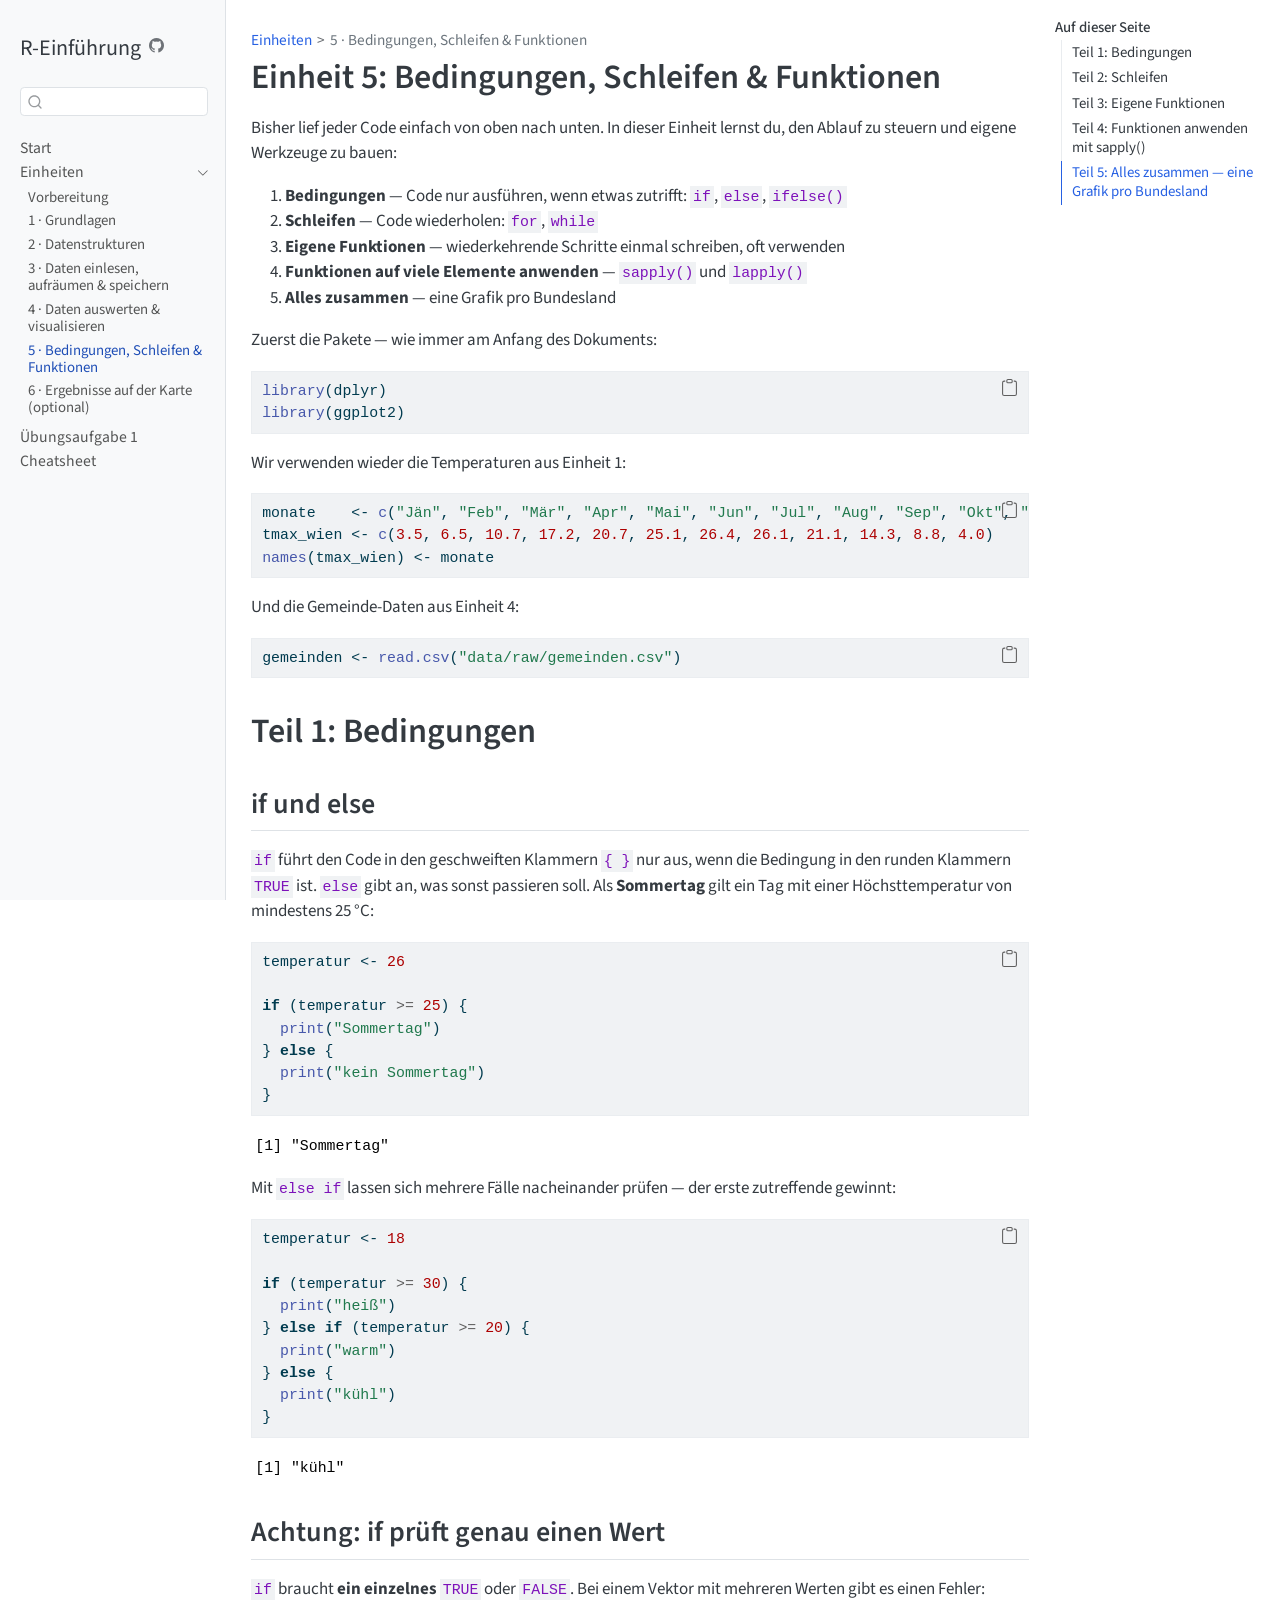
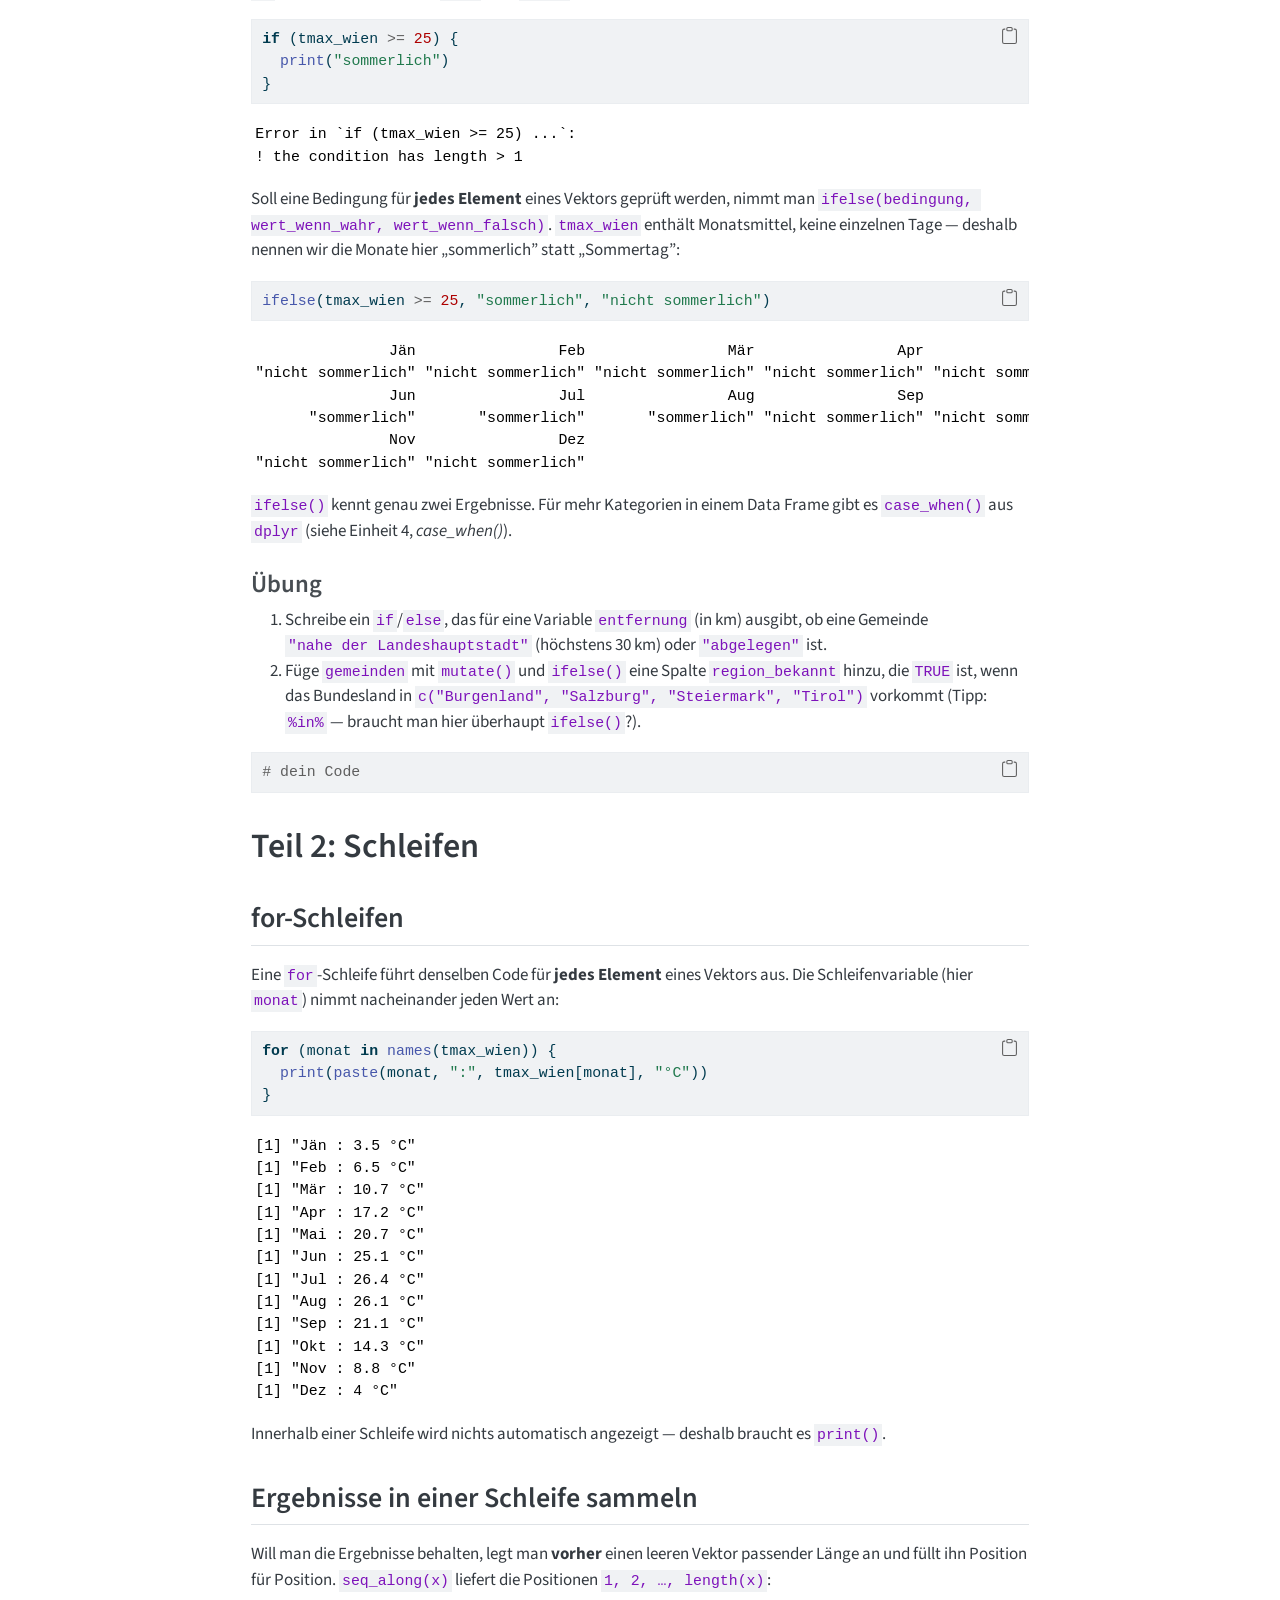
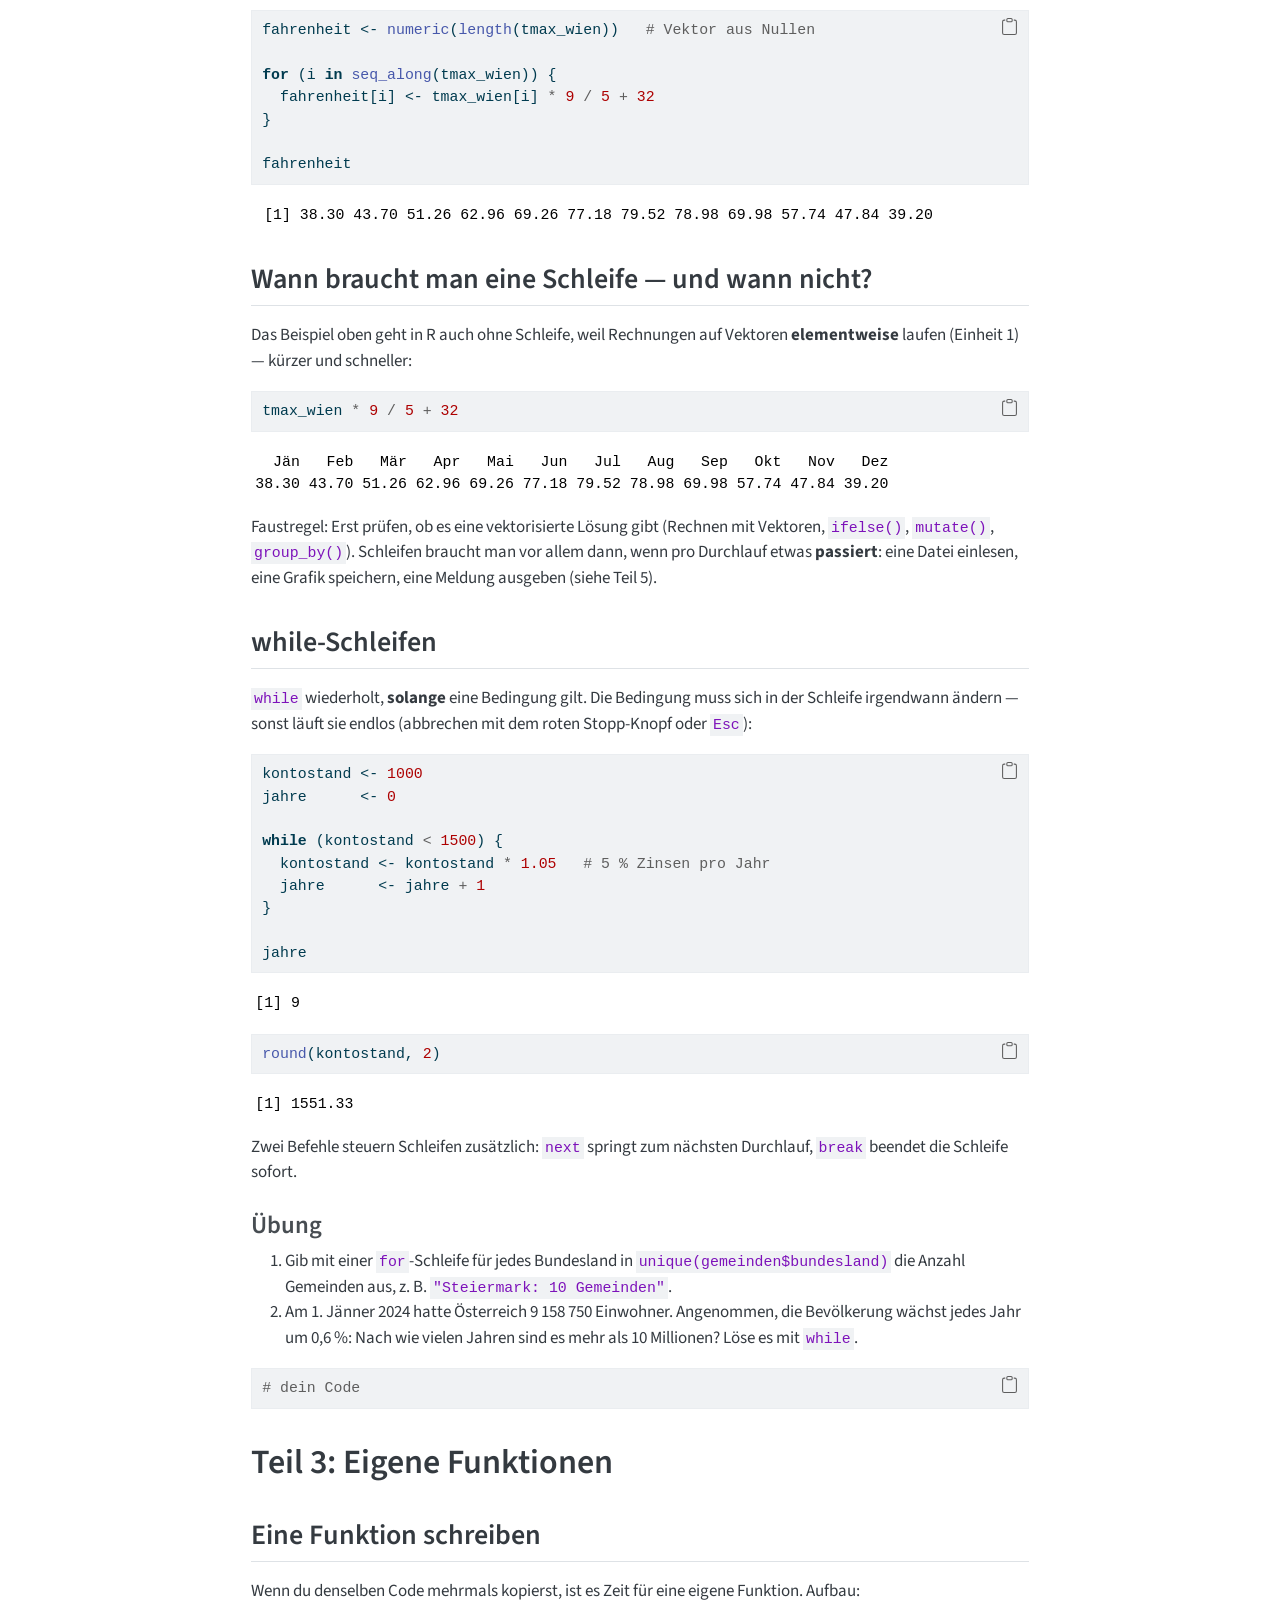
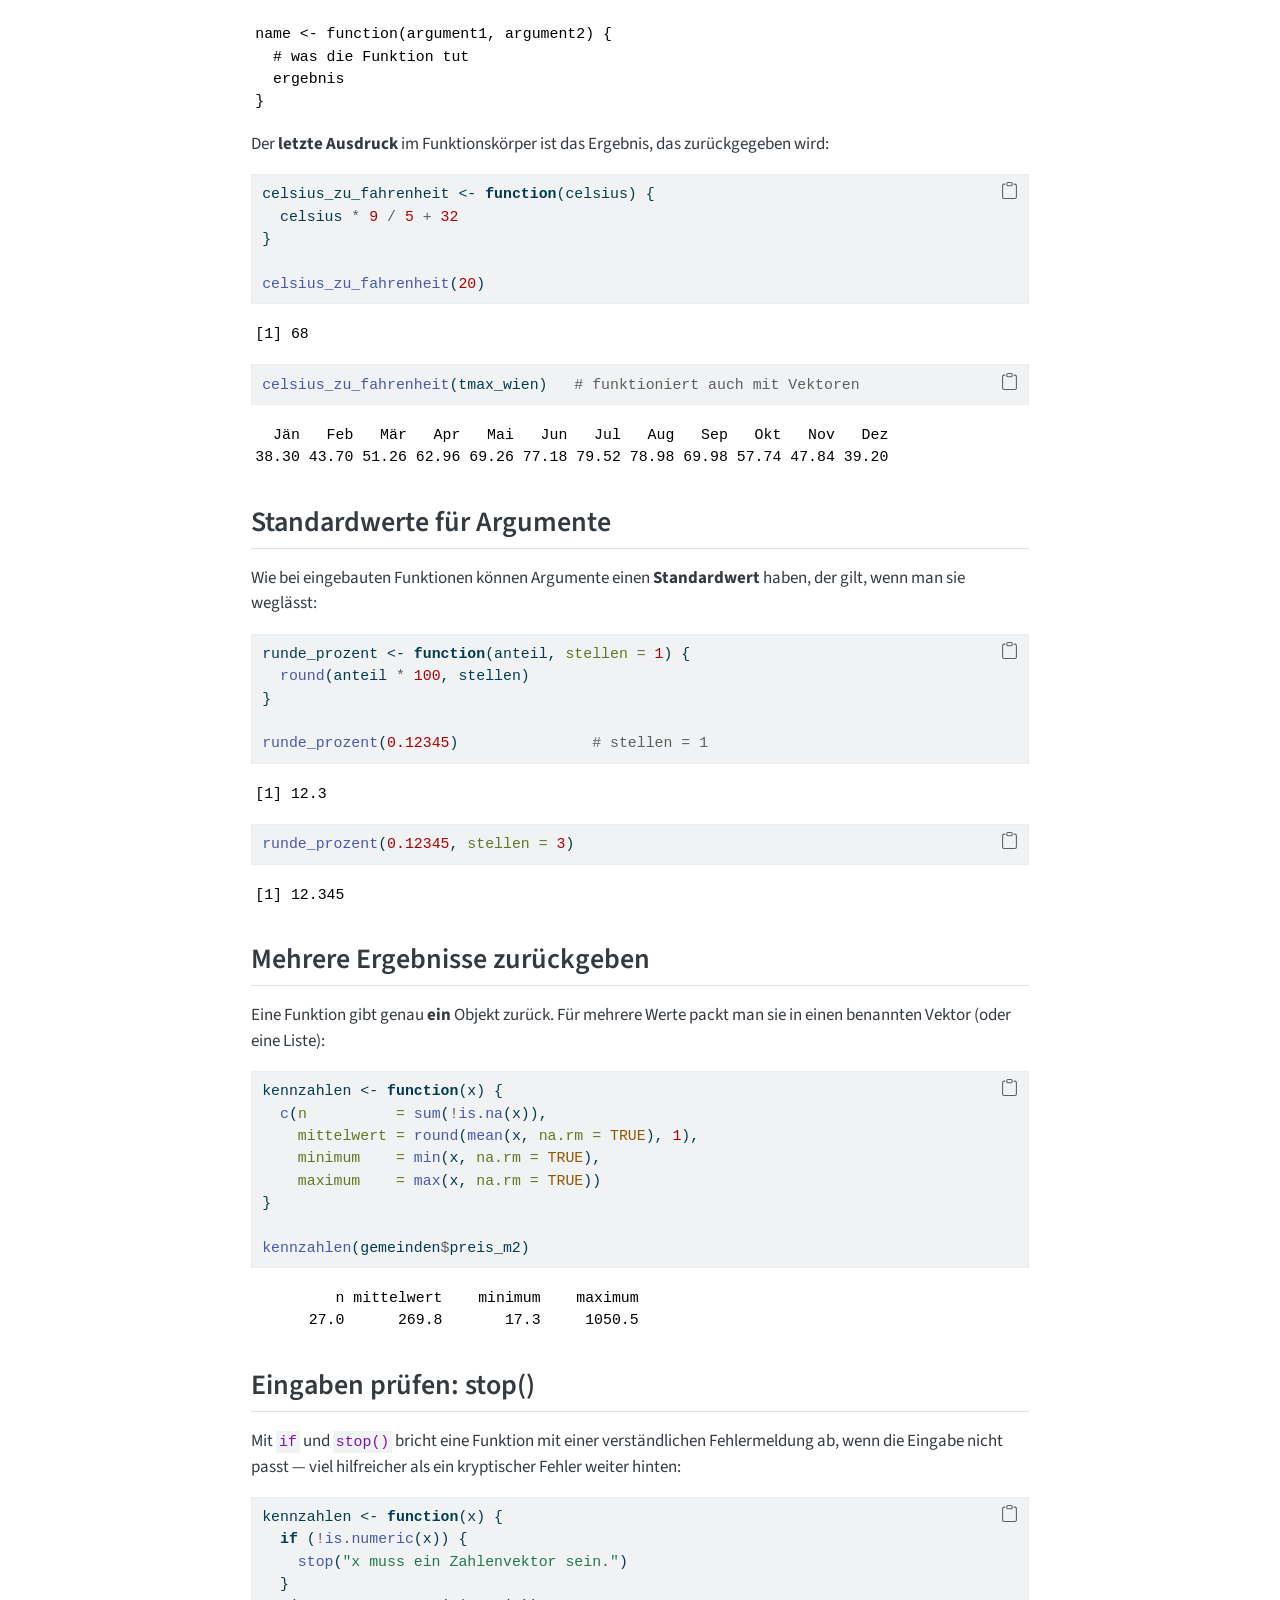
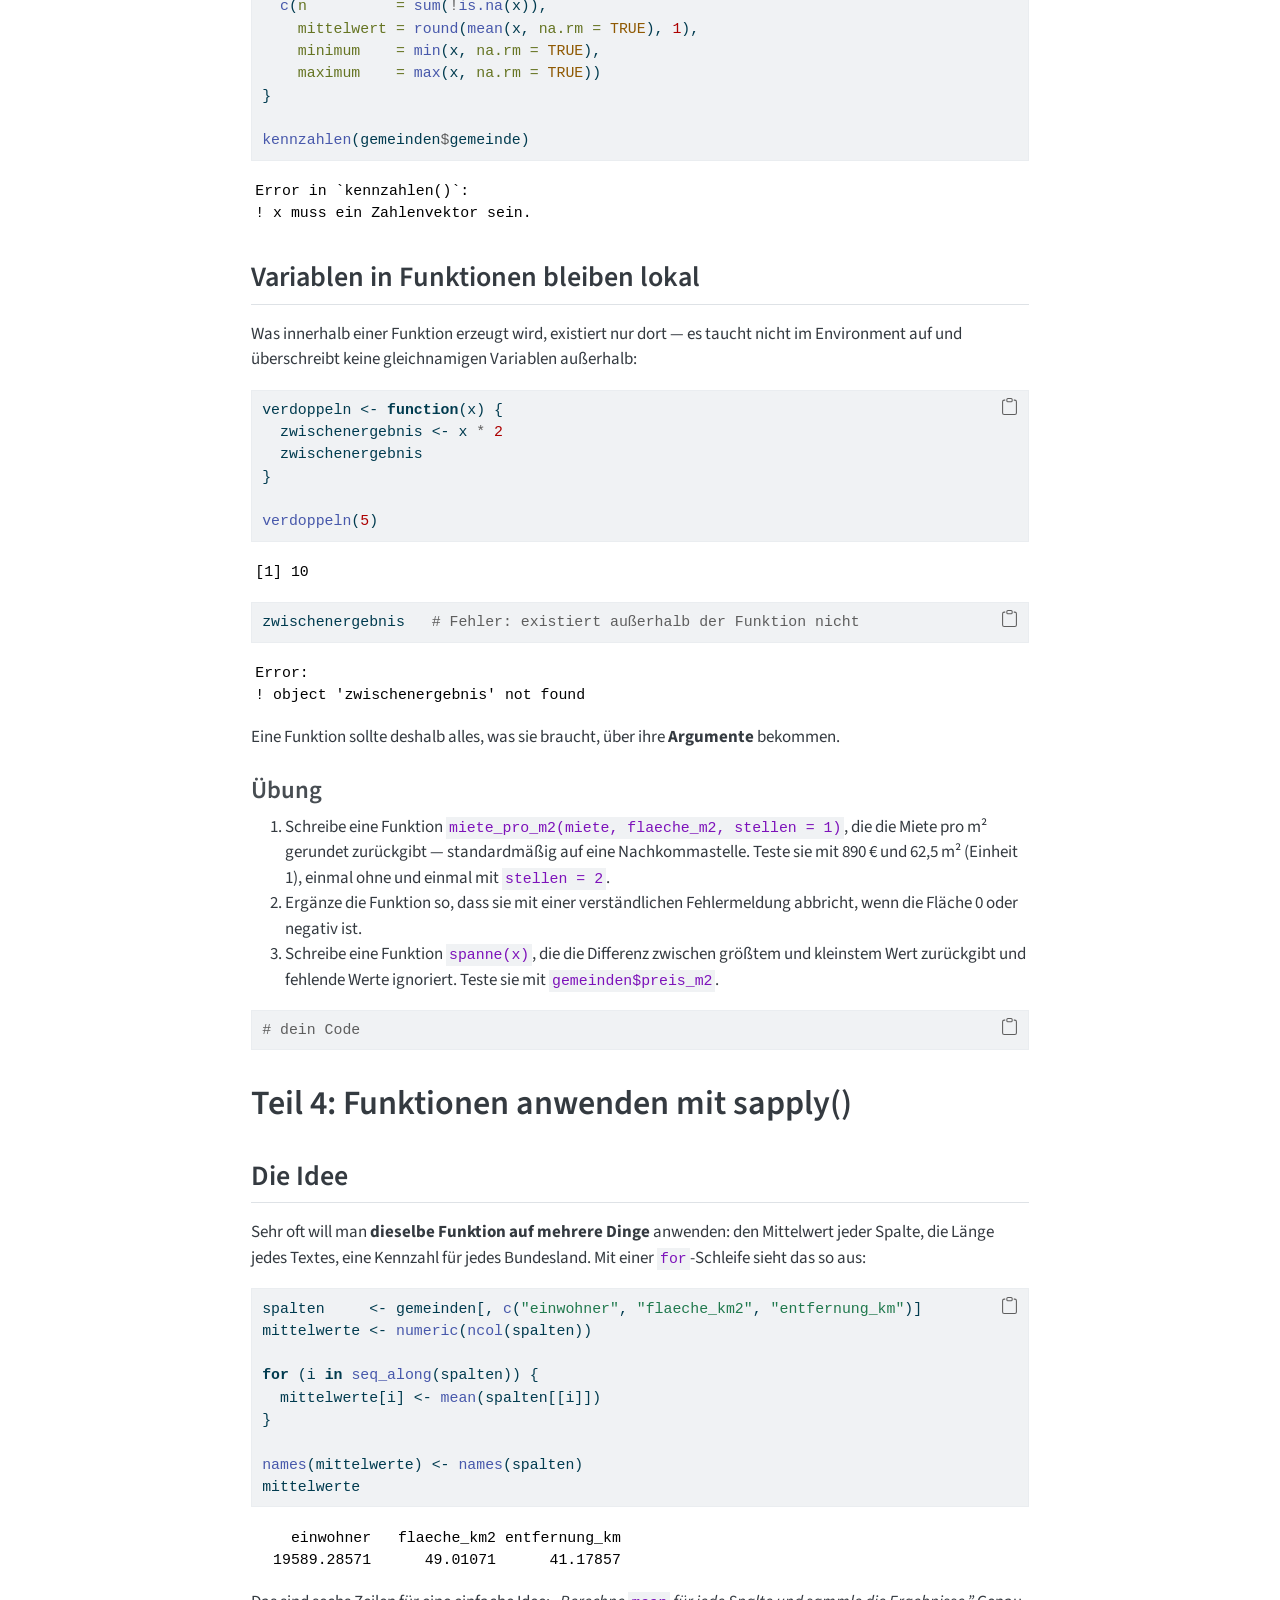
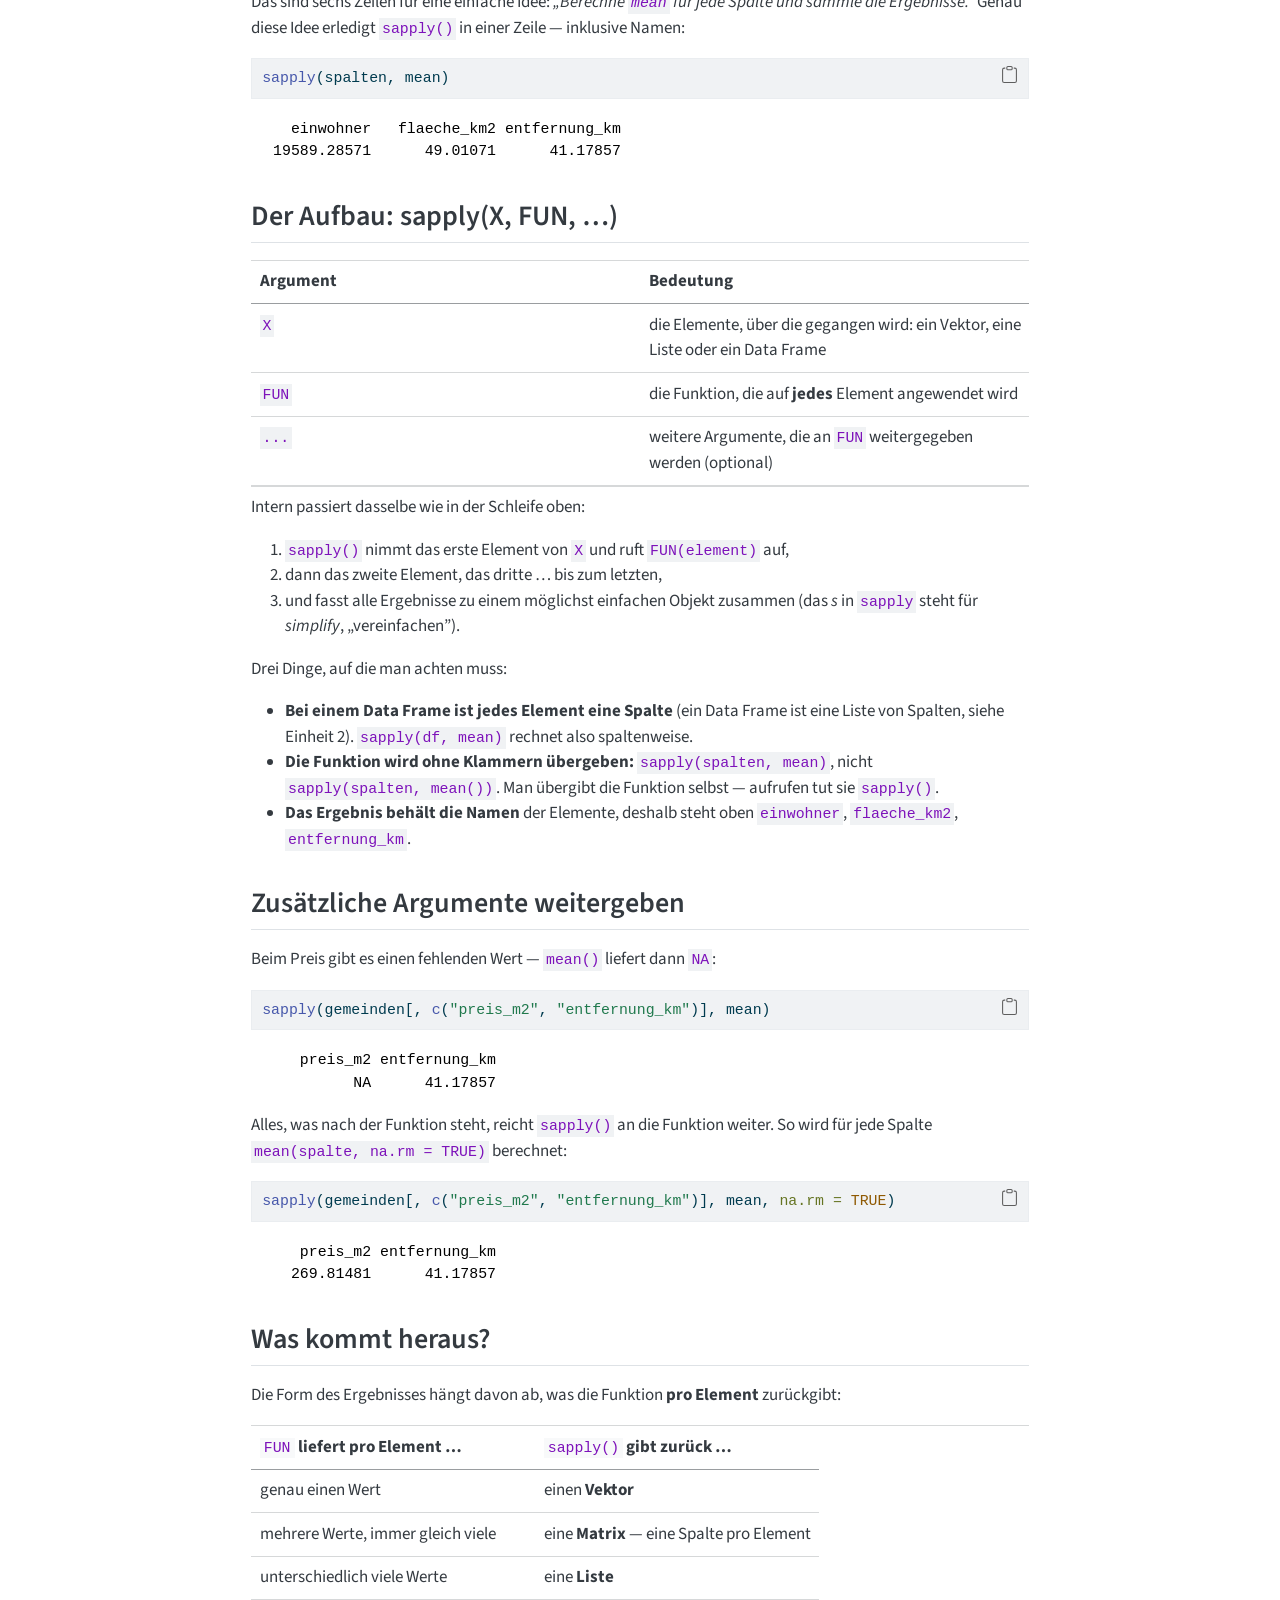
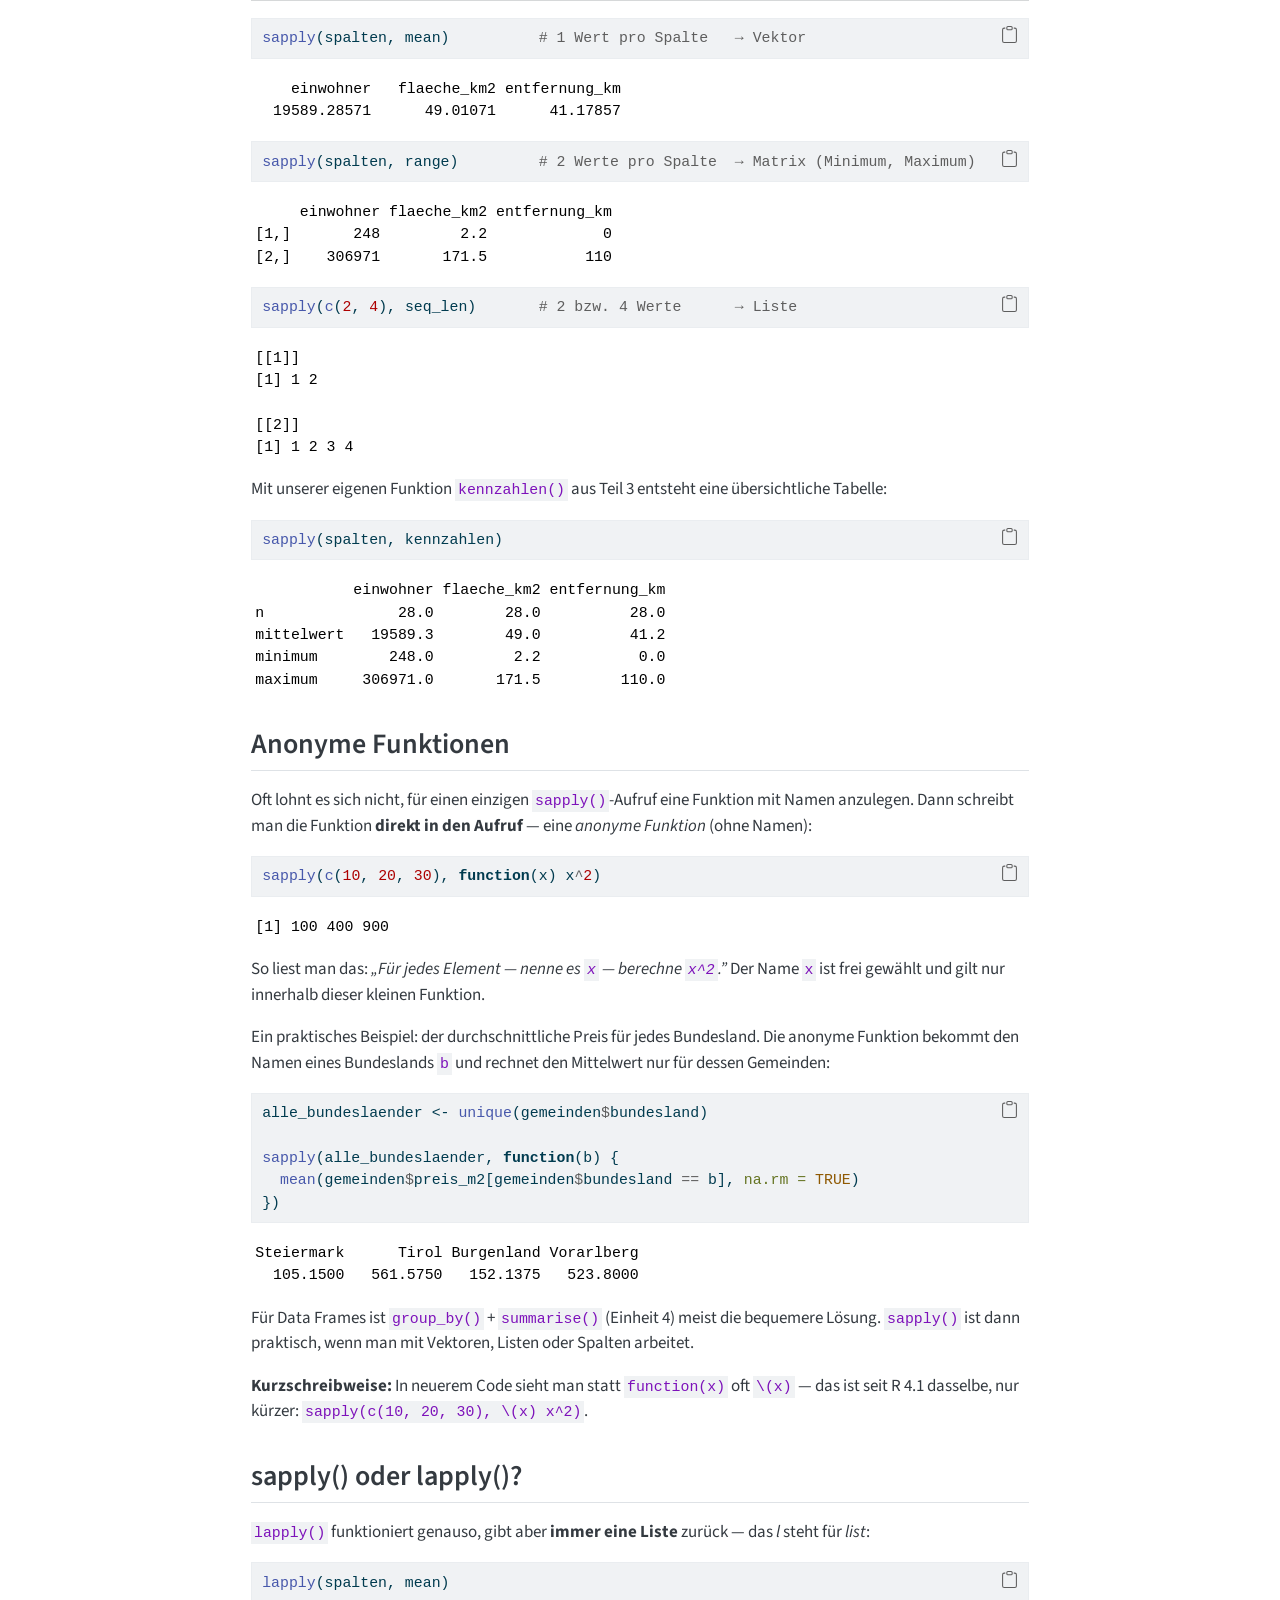
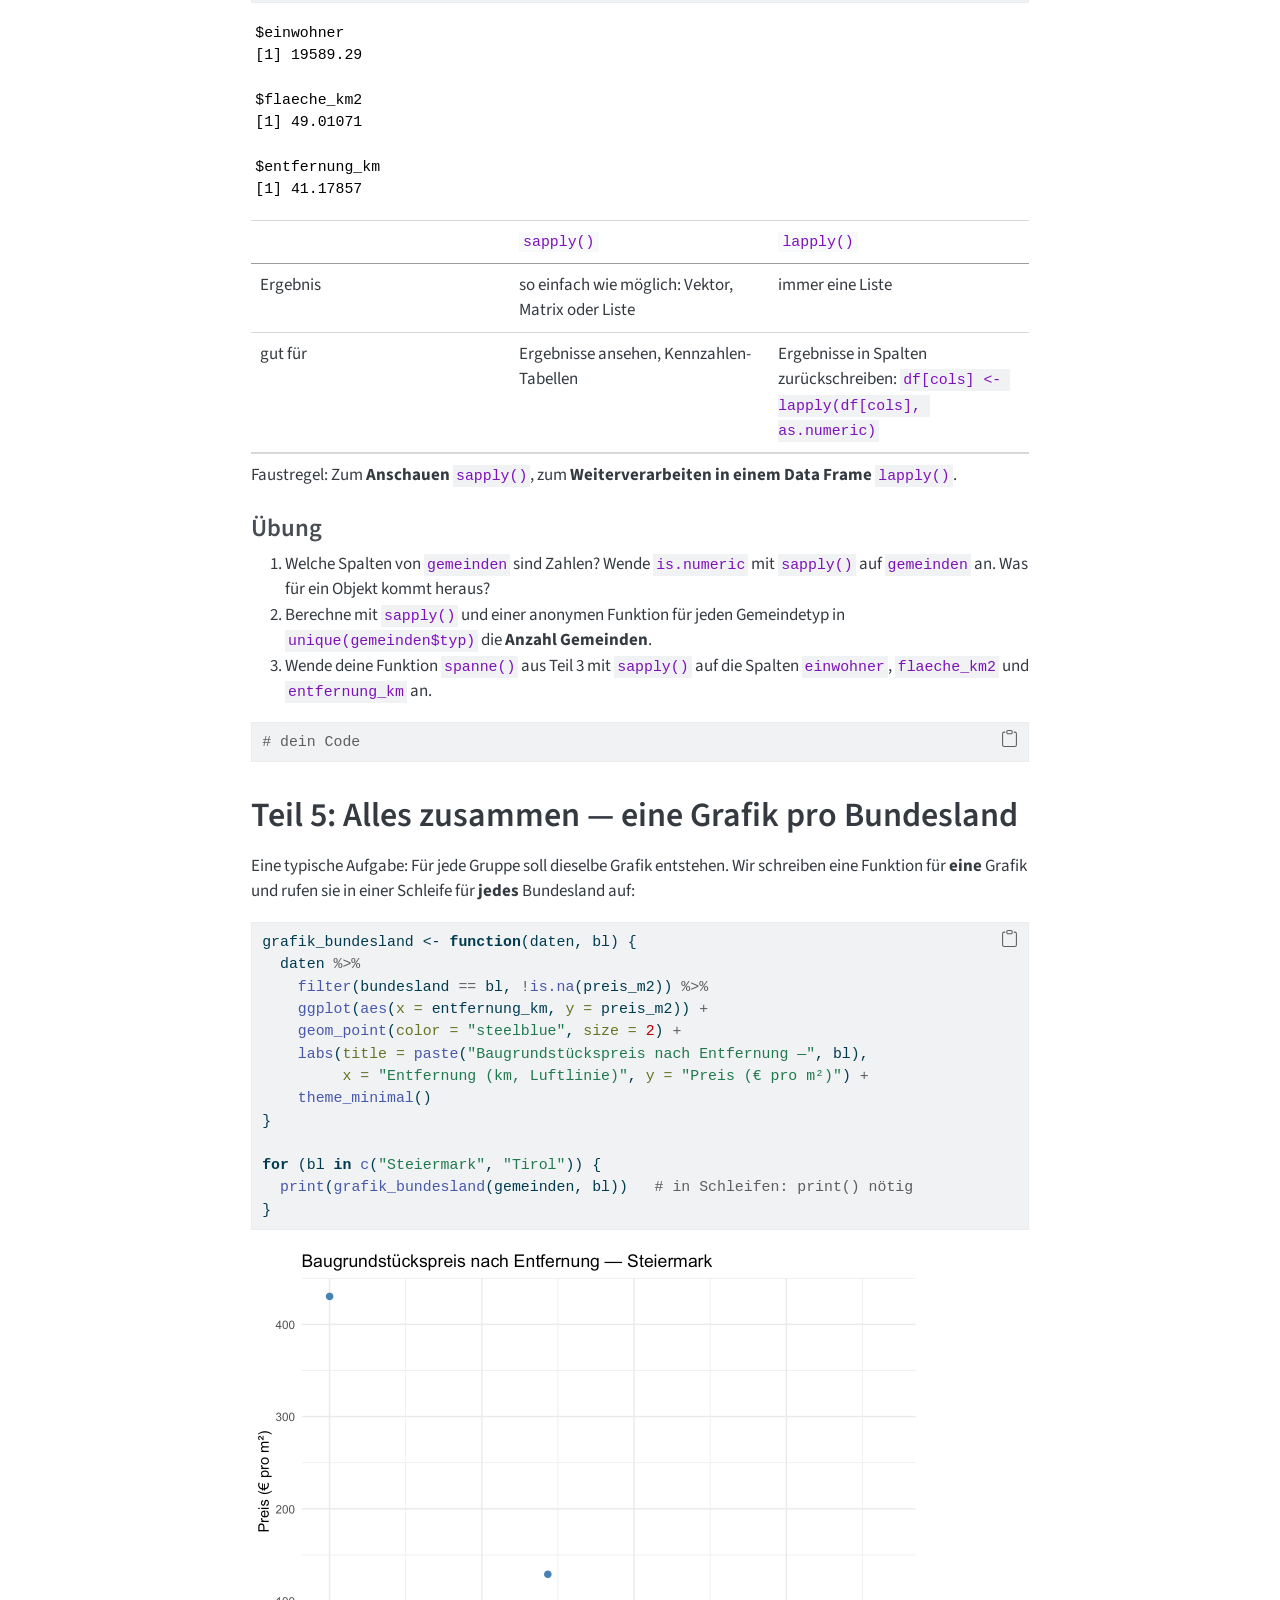
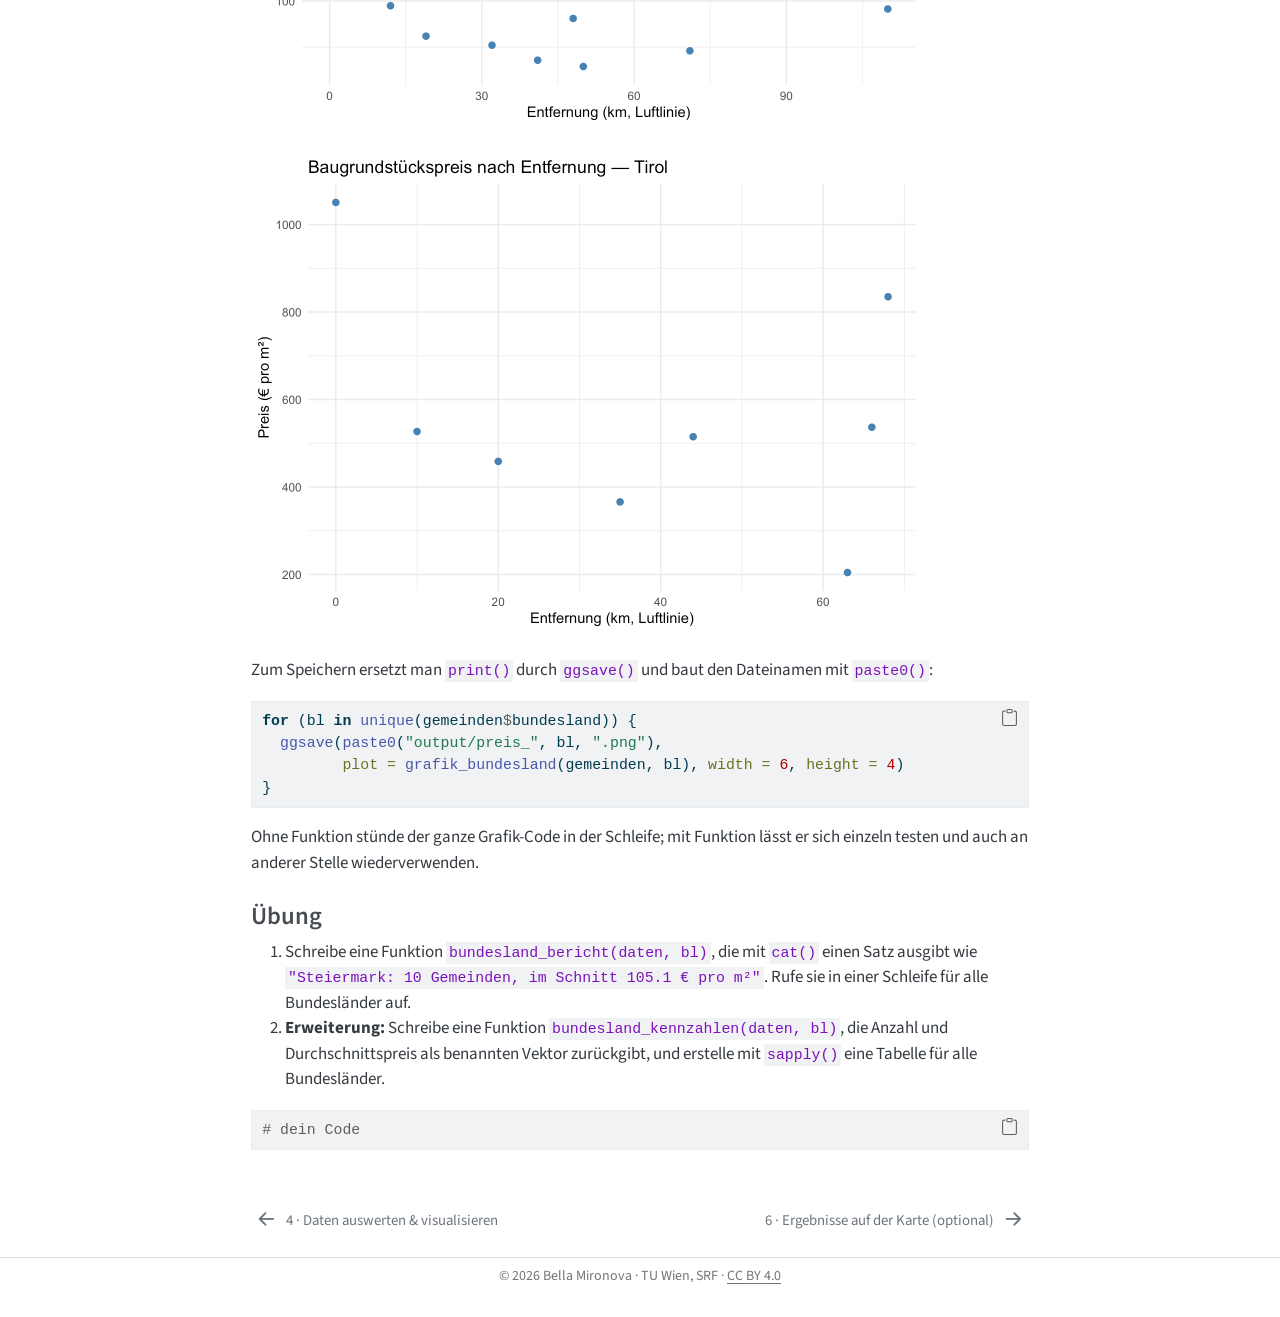
<file: docs/einheit-5.html>
<!DOCTYPE html>
<html xmlns="http://www.w3.org/1999/xhtml" lang="de" xml:lang="de"><head>

<meta charset="utf-8">
<meta name="generator" content="quarto-1.10.18">

<meta name="viewport" content="width=device-width, initial-scale=1.0, user-scalable=yes">


<title>Einheit 5: Bedingungen, Schleifen &amp; Funktionen – R-Einführung</title>
<style>
/* Default styles provided by pandoc.
** See https://pandoc.org/MANUAL.html#variables-for-html for config info.
*/
span.smallcaps{font-variant: small-caps;}
div.columns{display: flex; gap: 1.5em;}
div.column{flex: auto;}
@media screen {
div.columns{gap: min(4vw, 1.5em);}
div.column{overflow-x: auto;}
}
div.hanging-indent{margin-left: 1.5em; text-indent: -1.5em;}
ul.task-list{list-style: none;}
ul.task-list li input[type="checkbox"] {
  width: 0.8em;
  margin: 0 0.8em 0.2em -1em; /* quarto-specific, see https://github.com/quarto-dev/quarto-cli/issues/4556 */ 
  vertical-align: middle;
}
/* CSS for syntax highlighting */
html { -webkit-text-size-adjust: 100%; }
pre > code.sourceCode { white-space: pre; position: relative; }
pre > code.sourceCode > span { display: inline-block; line-height: 1.25; }
pre > code.sourceCode > span:empty { height: 1.2em; }
.sourceCode { overflow: visible; }
code.sourceCode > span { color: inherit; text-decoration: inherit; }
div.sourceCode { margin: 1em 0; }
pre.sourceCode { margin: 0; }
@media screen {
div.sourceCode { overflow: auto; }
}
@media print {
pre > code.sourceCode { white-space: pre-wrap; }
pre > code.sourceCode > span { text-indent: -5em; padding-left: 5em; }
}
pre.numberSource code
  { counter-reset: source-line 0; }
pre.numberSource code > span
  { position: relative; left: -4em; counter-increment: source-line; }
pre.numberSource code > span > a:first-child::before
  { content: counter(source-line);
    position: relative; left: -1em; text-align: right; vertical-align: baseline;
    border: none; display: inline-block;
    -webkit-touch-callout: none; -webkit-user-select: none;
    -khtml-user-select: none; -moz-user-select: none;
    -ms-user-select: none; user-select: none;
    padding: 0 4px; width: 4em;
  }
pre.numberSource { margin-left: 3em;  padding-left: 4px; }
div.sourceCode
  {   }
@media screen {
pre > code.sourceCode > span > a:first-child::before { text-decoration: underline; }
}
</style>


<script src="site_libs/quarto-nav/quarto-nav.js"></script>
<script src="site_libs/quarto-nav/headroom.min.js"></script>
<script src="site_libs/clipboard/clipboard.min.js"></script>
<script src="site_libs/quarto-search/autocomplete.umd.js"></script>
<script src="site_libs/quarto-search/fuse.min.js"></script>
<script src="site_libs/quarto-search/quarto-search.js"></script>
<meta name="quarto:offset" content="./">
<link href="./einheit-6.html" rel="next">
<link href="./einheit-4.html" rel="prev">
<script src="site_libs/quarto-html/quarto.js" type="module"></script>
<script src="site_libs/quarto-html/tabsets/tabsets.js" type="module"></script>
<script src="site_libs/quarto-html/popper.min.js"></script>
<script src="site_libs/quarto-html/tippy.umd.min.js"></script>
<script src="site_libs/quarto-html/anchor.min.js"></script>
<link href="site_libs/quarto-html/tippy.css" rel="stylesheet">
<link href="site_libs/quarto-html/quarto-syntax-highlighting-64a204ab8560d761af7679ceaba22944.css" rel="stylesheet" id="quarto-text-highlighting-styles">
<script src="site_libs/bootstrap/bootstrap.min.js"></script>
<link href="site_libs/bootstrap/bootstrap-icons.css" rel="stylesheet">
<link href="site_libs/bootstrap/bootstrap-b780e26fcea2d1faebb34e9a9f24195f.min.css" rel="stylesheet" append-hash="true" id="quarto-bootstrap" data-mode="light">
<script id="quarto-search-options" type="application/json">{
  "location": "sidebar",
  "copy-button": false,
  "collapse-after": 3,
  "panel-placement": "start",
  "type": "textbox",
  "limit": 50,
  "keyboard-shortcut": [
    "f",
    "/",
    "s"
  ],
  "show-item-context": false,
  "language": {
    "search-no-results-text": "Keine Treffer",
    "search-matching-documents-text": "Treffer",
    "search-copy-link-title": "Link in die Suche kopieren",
    "search-hide-matches-text": "Zusätzliche Treffer verbergen",
    "search-more-match-text": "weitere Treffer in diesem Dokument",
    "search-more-matches-text": "weitere Treffer in diesem Dokument",
    "search-clear-button-title": "Zurücksetzen",
    "search-text-placeholder": "",
    "search-detached-cancel-button-title": "Abbrechen",
    "search-submit-button-title": "Abschicken",
    "search-label": "Suchen"
  }
}</script>


<link rel="stylesheet" href="styles.css">
</head>

<body class="nav-sidebar docked quarto-light">

<div id="quarto-search-results"></div>
  <header id="quarto-header" class="headroom fixed-top">
  <nav class="quarto-secondary-nav">
    <div class="container-fluid d-flex">
      <button type="button" class="quarto-btn-toggle btn" data-bs-toggle="collapse" role="button" data-bs-target=".quarto-sidebar-collapse-item" aria-controls="quarto-sidebar" aria-expanded="false" aria-label="Seitenleiste umschalten" onclick="if (window.quartoToggleHeadroom) { window.quartoToggleHeadroom(); }">
        <i class="bi bi-layout-text-sidebar-reverse"></i>
      </button>
        <nav class="quarto-page-breadcrumbs" aria-label="breadcrumb"><ol class="breadcrumb"><li class="breadcrumb-item"><a href="./vorbereitung.html">Einheiten</a></li><li class="breadcrumb-item"><a href="./einheit-5.html">5 · Bedingungen, Schleifen &amp; Funktionen</a></li></ol></nav>
        <a class="flex-grow-1" role="navigation" data-bs-toggle="collapse" data-bs-target=".quarto-sidebar-collapse-item" aria-controls="quarto-sidebar" aria-expanded="false" aria-label="Seitenleiste umschalten" onclick="if (window.quartoToggleHeadroom) { window.quartoToggleHeadroom(); }">      
        </a>
      <button type="button" class="btn quarto-search-button" aria-label="Suchen" onclick="window.quartoOpenSearch();">
        <i class="bi bi-search"></i>
      </button>
    </div>
  </nav>
</header>
<!-- content -->
<div id="quarto-content" class="quarto-container page-columns page-rows-contents page-layout-article">
<!-- sidebar -->
  <nav id="quarto-sidebar" class="sidebar collapse collapse-horizontal quarto-sidebar-collapse-item sidebar-navigation docked overflow-auto">
    <div class="pt-lg-2 mt-2 text-left sidebar-header">
    <div class="sidebar-title mb-0 py-0">
      <a href="./">R-Einführung</a> 
        <div class="sidebar-tools-main">
    <a href="https://github.com/bella-mir/r-einfuehrung" title="" class="quarto-navigation-tool px-1" aria-label=""><i class="bi bi-github"></i></a>
</div>
    </div>
      </div>
        <div class="mt-2 flex-shrink-0 align-items-center">
        <div class="sidebar-search">
        <div id="quarto-search" class="" title="Suchen"></div>
        </div>
        </div>
    <div class="sidebar-menu-container"> 
    <ul class="list-unstyled mt-1">
        <li class="sidebar-item">
  <div class="sidebar-item-container"> 
  <a href="./index.html" class="sidebar-item-text sidebar-link">
 <span class="menu-text">Start</span></a>
  </div>
</li>
        <li class="sidebar-item sidebar-item-section">
      <div class="sidebar-item-container"> 
            <a class="sidebar-item-text sidebar-link text-start" data-bs-toggle="collapse" data-bs-target="#quarto-sidebar-section-1" role="navigation" aria-expanded="true">
 <span class="menu-text">Einheiten</span></a>
          <a class="sidebar-item-toggle text-start" data-bs-toggle="collapse" data-bs-target="#quarto-sidebar-section-1" role="navigation" aria-expanded="true" aria-label="Abschnitt umschalten">
            <i class="bi bi-chevron-right ms-2"></i>
          </a> 
      </div>
      <ul id="quarto-sidebar-section-1" class="collapse list-unstyled sidebar-section depth1 show">  
          <li class="sidebar-item">
  <div class="sidebar-item-container"> 
  <a href="./vorbereitung.html" class="sidebar-item-text sidebar-link">
 <span class="menu-text">Vorbereitung</span></a>
  </div>
</li>
          <li class="sidebar-item">
  <div class="sidebar-item-container"> 
  <a href="./einheit-1.html" class="sidebar-item-text sidebar-link">
 <span class="menu-text">1 · Grundlagen</span></a>
  </div>
</li>
          <li class="sidebar-item">
  <div class="sidebar-item-container"> 
  <a href="./einheit-2.html" class="sidebar-item-text sidebar-link">
 <span class="menu-text">2 · Datenstrukturen</span></a>
  </div>
</li>
          <li class="sidebar-item">
  <div class="sidebar-item-container"> 
  <a href="./einheit-3.html" class="sidebar-item-text sidebar-link">
 <span class="menu-text">3 · Daten einlesen, aufräumen &amp; speichern</span></a>
  </div>
</li>
          <li class="sidebar-item">
  <div class="sidebar-item-container"> 
  <a href="./einheit-4.html" class="sidebar-item-text sidebar-link">
 <span class="menu-text">4 · Daten auswerten &amp; visualisieren</span></a>
  </div>
</li>
          <li class="sidebar-item">
  <div class="sidebar-item-container"> 
  <a href="./einheit-5.html" class="sidebar-item-text sidebar-link active">
 <span class="menu-text">5 · Bedingungen, Schleifen &amp; Funktionen</span></a>
  </div>
</li>
          <li class="sidebar-item">
  <div class="sidebar-item-container"> 
  <a href="./einheit-6.html" class="sidebar-item-text sidebar-link">
 <span class="menu-text">6 · Ergebnisse auf der Karte (optional)</span></a>
  </div>
</li>
      </ul>
  </li>
        <li class="sidebar-item">
  <div class="sidebar-item-container"> 
  <a href="./uebungsaufgabe-1.html" class="sidebar-item-text sidebar-link">
 <span class="menu-text">Übungsaufgabe 1</span></a>
  </div>
</li>
        <li class="sidebar-item">
  <div class="sidebar-item-container"> 
  <a href="./cheatsheet.html" class="sidebar-item-text sidebar-link">
 <span class="menu-text">Cheatsheet</span></a>
  </div>
</li>
    </ul>
    </div>
</nav>
<div id="quarto-sidebar-glass" class="quarto-sidebar-collapse-item" data-bs-toggle="collapse" data-bs-target=".quarto-sidebar-collapse-item"></div>
<!-- margin-sidebar -->
    <div id="quarto-margin-sidebar" class="sidebar margin-sidebar">
        <nav id="TOC" role="doc-toc" class="toc-active">
    <h2 id="toc-title">Auf dieser Seite</h2>
   
  <ul class="collapse">
  <li><a href="#teil-1-bedingungen" id="toc-teil-1-bedingungen" class="nav-link active" data-scroll-target="#teil-1-bedingungen">Teil 1: Bedingungen</a>
  <ul class="collapse">
  <li><a href="#if-und-else" id="toc-if-und-else" class="nav-link" data-scroll-target="#if-und-else">if und else</a></li>
  <li><a href="#achtung-if-prüft-genau-einen-wert" id="toc-achtung-if-prüft-genau-einen-wert" class="nav-link" data-scroll-target="#achtung-if-prüft-genau-einen-wert">Achtung: if prüft genau einen Wert</a></li>
  </ul></li>
  <li><a href="#teil-2-schleifen" id="toc-teil-2-schleifen" class="nav-link" data-scroll-target="#teil-2-schleifen">Teil 2: Schleifen</a>
  <ul class="collapse">
  <li><a href="#for-schleifen" id="toc-for-schleifen" class="nav-link" data-scroll-target="#for-schleifen">for-Schleifen</a></li>
  <li><a href="#ergebnisse-in-einer-schleife-sammeln" id="toc-ergebnisse-in-einer-schleife-sammeln" class="nav-link" data-scroll-target="#ergebnisse-in-einer-schleife-sammeln">Ergebnisse in einer Schleife sammeln</a></li>
  <li><a href="#wann-braucht-man-eine-schleife-und-wann-nicht" id="toc-wann-braucht-man-eine-schleife-und-wann-nicht" class="nav-link" data-scroll-target="#wann-braucht-man-eine-schleife-und-wann-nicht">Wann braucht man eine Schleife — und wann nicht?</a></li>
  <li><a href="#while-schleifen" id="toc-while-schleifen" class="nav-link" data-scroll-target="#while-schleifen">while-Schleifen</a></li>
  </ul></li>
  <li><a href="#teil-3-eigene-funktionen" id="toc-teil-3-eigene-funktionen" class="nav-link" data-scroll-target="#teil-3-eigene-funktionen">Teil 3: Eigene Funktionen</a>
  <ul class="collapse">
  <li><a href="#eine-funktion-schreiben" id="toc-eine-funktion-schreiben" class="nav-link" data-scroll-target="#eine-funktion-schreiben">Eine Funktion schreiben</a></li>
  <li><a href="#standardwerte-für-argumente" id="toc-standardwerte-für-argumente" class="nav-link" data-scroll-target="#standardwerte-für-argumente">Standardwerte für Argumente</a></li>
  <li><a href="#mehrere-ergebnisse-zurückgeben" id="toc-mehrere-ergebnisse-zurückgeben" class="nav-link" data-scroll-target="#mehrere-ergebnisse-zurückgeben">Mehrere Ergebnisse zurückgeben</a></li>
  <li><a href="#eingaben-prüfen-stop" id="toc-eingaben-prüfen-stop" class="nav-link" data-scroll-target="#eingaben-prüfen-stop">Eingaben prüfen: stop()</a></li>
  <li><a href="#variablen-in-funktionen-bleiben-lokal" id="toc-variablen-in-funktionen-bleiben-lokal" class="nav-link" data-scroll-target="#variablen-in-funktionen-bleiben-lokal">Variablen in Funktionen bleiben lokal</a></li>
  </ul></li>
  <li><a href="#teil-4-funktionen-anwenden-mit-sapply" id="toc-teil-4-funktionen-anwenden-mit-sapply" class="nav-link" data-scroll-target="#teil-4-funktionen-anwenden-mit-sapply">Teil 4: Funktionen anwenden mit sapply()</a>
  <ul class="collapse">
  <li><a href="#die-idee" id="toc-die-idee" class="nav-link" data-scroll-target="#die-idee">Die Idee</a></li>
  <li><a href="#der-aufbau-sapplyx-fun" id="toc-der-aufbau-sapplyx-fun" class="nav-link" data-scroll-target="#der-aufbau-sapplyx-fun">Der Aufbau: sapply(X, FUN, …)</a></li>
  <li><a href="#zusätzliche-argumente-weitergeben" id="toc-zusätzliche-argumente-weitergeben" class="nav-link" data-scroll-target="#zusätzliche-argumente-weitergeben">Zusätzliche Argumente weitergeben</a></li>
  <li><a href="#was-kommt-heraus" id="toc-was-kommt-heraus" class="nav-link" data-scroll-target="#was-kommt-heraus">Was kommt heraus?</a></li>
  <li><a href="#anonyme-funktionen" id="toc-anonyme-funktionen" class="nav-link" data-scroll-target="#anonyme-funktionen">Anonyme Funktionen</a></li>
  <li><a href="#sapply-oder-lapply" id="toc-sapply-oder-lapply" class="nav-link" data-scroll-target="#sapply-oder-lapply">sapply() oder lapply()?</a></li>
  </ul></li>
  <li><a href="#teil-5-alles-zusammen-eine-grafik-pro-bundesland" id="toc-teil-5-alles-zusammen-eine-grafik-pro-bundesland" class="nav-link" data-scroll-target="#teil-5-alles-zusammen-eine-grafik-pro-bundesland">Teil 5: Alles zusammen — eine Grafik pro Bundesland</a></li>
  </ul>
</nav>
    </div>
<!-- main -->
<main class="content" id="quarto-document-content">

<header id="title-block-header" class="quarto-title-block default"><nav class="quarto-page-breadcrumbs quarto-title-breadcrumbs d-none d-lg-block" aria-label="breadcrumb"><ol class="breadcrumb"><li class="breadcrumb-item"><a href="./vorbereitung.html">Einheiten</a></li><li class="breadcrumb-item"><a href="./einheit-5.html">5 · Bedingungen, Schleifen &amp; Funktionen</a></li></ol></nav>
<div class="quarto-title">
<h1 class="title">Einheit 5: Bedingungen, Schleifen &amp; Funktionen</h1>
</div>



<div class="quarto-title-meta">

    
  
    
  </div>
  


</header>


<p>Bisher lief jeder Code einfach von oben nach unten. In dieser Einheit lernst du, den Ablauf zu steuern und eigene Werkzeuge zu bauen:</p>
<ol type="1">
<li><strong>Bedingungen</strong> — Code nur ausführen, wenn etwas zutrifft: <code>if</code>, <code>else</code>, <code>ifelse()</code></li>
<li><strong>Schleifen</strong> — Code wiederholen: <code>for</code>, <code>while</code></li>
<li><strong>Eigene Funktionen</strong> — wiederkehrende Schritte einmal schreiben, oft verwenden</li>
<li><strong>Funktionen auf viele Elemente anwenden</strong> — <code>sapply()</code> und <code>lapply()</code></li>
<li><strong>Alles zusammen</strong> — eine Grafik pro Bundesland</li>
</ol>
<p>Zuerst die Pakete — wie immer am Anfang des Dokuments:</p>
<div class="cell">
<div class="code-copy-outer-scaffold"><div class="sourceCode cell-code" id="cb1"><pre class="sourceCode r code-with-copy"><code class="sourceCode r"><span id="cb1-1"><a href="#cb1-1" aria-hidden="true" tabindex="-1"></a><span class="fu">library</span>(dplyr)</span>
<span id="cb1-2"><a href="#cb1-2" aria-hidden="true" tabindex="-1"></a><span class="fu">library</span>(ggplot2)</span></code></pre></div><button title="In die Zwischenablage kopieren" class="code-copy-button"><i class="bi"></i></button></div>
</div>
<p>Wir verwenden wieder die Temperaturen aus Einheit 1:</p>
<div class="cell">
<div class="code-copy-outer-scaffold"><div class="sourceCode cell-code" id="cb2"><pre class="sourceCode r code-with-copy"><code class="sourceCode r"><span id="cb2-1"><a href="#cb2-1" aria-hidden="true" tabindex="-1"></a>monate    <span class="ot">&lt;-</span> <span class="fu">c</span>(<span class="st">"Jän"</span>, <span class="st">"Feb"</span>, <span class="st">"Mär"</span>, <span class="st">"Apr"</span>, <span class="st">"Mai"</span>, <span class="st">"Jun"</span>, <span class="st">"Jul"</span>, <span class="st">"Aug"</span>, <span class="st">"Sep"</span>, <span class="st">"Okt"</span>, <span class="st">"Nov"</span>, <span class="st">"Dez"</span>)</span>
<span id="cb2-2"><a href="#cb2-2" aria-hidden="true" tabindex="-1"></a>tmax_wien <span class="ot">&lt;-</span> <span class="fu">c</span>(<span class="fl">3.5</span>, <span class="fl">6.5</span>, <span class="fl">10.7</span>, <span class="fl">17.2</span>, <span class="fl">20.7</span>, <span class="fl">25.1</span>, <span class="fl">26.4</span>, <span class="fl">26.1</span>, <span class="fl">21.1</span>, <span class="fl">14.3</span>, <span class="fl">8.8</span>, <span class="fl">4.0</span>)</span>
<span id="cb2-3"><a href="#cb2-3" aria-hidden="true" tabindex="-1"></a><span class="fu">names</span>(tmax_wien) <span class="ot">&lt;-</span> monate</span></code></pre></div><button title="In die Zwischenablage kopieren" class="code-copy-button"><i class="bi"></i></button></div>
</div>
<p>Und die Gemeinde-Daten aus Einheit 4:</p>
<div class="cell">
<div class="code-copy-outer-scaffold"><div class="sourceCode cell-code" id="cb3"><pre class="sourceCode r code-with-copy"><code class="sourceCode r"><span id="cb3-1"><a href="#cb3-1" aria-hidden="true" tabindex="-1"></a>gemeinden <span class="ot">&lt;-</span> <span class="fu">read.csv</span>(<span class="st">"data/raw/gemeinden.csv"</span>)</span></code></pre></div><button title="In die Zwischenablage kopieren" class="code-copy-button"><i class="bi"></i></button></div>
</div>
<section id="teil-1-bedingungen" class="level1">
<h1>Teil 1: Bedingungen</h1>
<section id="if-und-else" class="level2">
<h2 class="anchored" data-anchor-id="if-und-else">if und else</h2>
<p><code>if</code> führt den Code in den geschweiften Klammern <code>{ }</code> nur aus, wenn die Bedingung in den runden Klammern <code>TRUE</code> ist. <code>else</code> gibt an, was sonst passieren soll. Als <strong>Sommertag</strong> gilt ein Tag mit einer Höchsttemperatur von mindestens 25 °C:</p>
<div class="cell">
<div class="code-copy-outer-scaffold"><div class="sourceCode cell-code" id="cb4"><pre class="sourceCode r code-with-copy"><code class="sourceCode r"><span id="cb4-1"><a href="#cb4-1" aria-hidden="true" tabindex="-1"></a>temperatur <span class="ot">&lt;-</span> <span class="dv">26</span></span>
<span id="cb4-2"><a href="#cb4-2" aria-hidden="true" tabindex="-1"></a></span>
<span id="cb4-3"><a href="#cb4-3" aria-hidden="true" tabindex="-1"></a><span class="cf">if</span> (temperatur <span class="sc">&gt;=</span> <span class="dv">25</span>) {</span>
<span id="cb4-4"><a href="#cb4-4" aria-hidden="true" tabindex="-1"></a>  <span class="fu">print</span>(<span class="st">"Sommertag"</span>)</span>
<span id="cb4-5"><a href="#cb4-5" aria-hidden="true" tabindex="-1"></a>} <span class="cf">else</span> {</span>
<span id="cb4-6"><a href="#cb4-6" aria-hidden="true" tabindex="-1"></a>  <span class="fu">print</span>(<span class="st">"kein Sommertag"</span>)</span>
<span id="cb4-7"><a href="#cb4-7" aria-hidden="true" tabindex="-1"></a>}</span></code></pre></div><button title="In die Zwischenablage kopieren" class="code-copy-button"><i class="bi"></i></button></div>
<div class="cell-output cell-output-stdout">
<pre><code>[1] "Sommertag"</code></pre>
</div>
</div>
<p>Mit <code>else if</code> lassen sich mehrere Fälle nacheinander prüfen — der erste zutreffende gewinnt:</p>
<div class="cell">
<div class="code-copy-outer-scaffold"><div class="sourceCode cell-code" id="cb6"><pre class="sourceCode r code-with-copy"><code class="sourceCode r"><span id="cb6-1"><a href="#cb6-1" aria-hidden="true" tabindex="-1"></a>temperatur <span class="ot">&lt;-</span> <span class="dv">18</span></span>
<span id="cb6-2"><a href="#cb6-2" aria-hidden="true" tabindex="-1"></a></span>
<span id="cb6-3"><a href="#cb6-3" aria-hidden="true" tabindex="-1"></a><span class="cf">if</span> (temperatur <span class="sc">&gt;=</span> <span class="dv">30</span>) {</span>
<span id="cb6-4"><a href="#cb6-4" aria-hidden="true" tabindex="-1"></a>  <span class="fu">print</span>(<span class="st">"heiß"</span>)</span>
<span id="cb6-5"><a href="#cb6-5" aria-hidden="true" tabindex="-1"></a>} <span class="cf">else</span> <span class="cf">if</span> (temperatur <span class="sc">&gt;=</span> <span class="dv">20</span>) {</span>
<span id="cb6-6"><a href="#cb6-6" aria-hidden="true" tabindex="-1"></a>  <span class="fu">print</span>(<span class="st">"warm"</span>)</span>
<span id="cb6-7"><a href="#cb6-7" aria-hidden="true" tabindex="-1"></a>} <span class="cf">else</span> {</span>
<span id="cb6-8"><a href="#cb6-8" aria-hidden="true" tabindex="-1"></a>  <span class="fu">print</span>(<span class="st">"kühl"</span>)</span>
<span id="cb6-9"><a href="#cb6-9" aria-hidden="true" tabindex="-1"></a>}</span></code></pre></div><button title="In die Zwischenablage kopieren" class="code-copy-button"><i class="bi"></i></button></div>
<div class="cell-output cell-output-stdout">
<pre><code>[1] "kühl"</code></pre>
</div>
</div>
</section>
<section id="achtung-if-prüft-genau-einen-wert" class="level2">
<h2 class="anchored" data-anchor-id="achtung-if-prüft-genau-einen-wert">Achtung: if prüft genau einen Wert</h2>
<p><code>if</code> braucht <strong>ein einzelnes</strong> <code>TRUE</code> oder <code>FALSE</code>. Bei einem Vektor mit mehreren Werten gibt es einen Fehler:</p>
<div class="cell">
<div class="code-copy-outer-scaffold"><div class="sourceCode cell-code" id="cb8"><pre class="sourceCode r code-with-copy"><code class="sourceCode r"><span id="cb8-1"><a href="#cb8-1" aria-hidden="true" tabindex="-1"></a><span class="cf">if</span> (tmax_wien <span class="sc">&gt;=</span> <span class="dv">25</span>) {</span>
<span id="cb8-2"><a href="#cb8-2" aria-hidden="true" tabindex="-1"></a>  <span class="fu">print</span>(<span class="st">"sommerlich"</span>)</span>
<span id="cb8-3"><a href="#cb8-3" aria-hidden="true" tabindex="-1"></a>}</span></code></pre></div><button title="In die Zwischenablage kopieren" class="code-copy-button"><i class="bi"></i></button></div>
<div class="cell-output cell-output-error">
<pre><code>Error in `if (tmax_wien &gt;= 25) ...`:
! the condition has length &gt; 1</code></pre>
</div>
</div>
<p>Soll eine Bedingung für <strong>jedes Element</strong> eines Vektors geprüft werden, nimmt man <code>ifelse(bedingung, wert_wenn_wahr, wert_wenn_falsch)</code>. <code>tmax_wien</code> enthält Monatsmittel, keine einzelnen Tage — deshalb nennen wir die Monate hier „sommerlich” statt „Sommertag”:</p>
<div class="cell">
<div class="code-copy-outer-scaffold"><div class="sourceCode cell-code" id="cb10"><pre class="sourceCode r code-with-copy"><code class="sourceCode r"><span id="cb10-1"><a href="#cb10-1" aria-hidden="true" tabindex="-1"></a><span class="fu">ifelse</span>(tmax_wien <span class="sc">&gt;=</span> <span class="dv">25</span>, <span class="st">"sommerlich"</span>, <span class="st">"nicht sommerlich"</span>)</span></code></pre></div><button title="In die Zwischenablage kopieren" class="code-copy-button"><i class="bi"></i></button></div>
<div class="cell-output cell-output-stdout">
<pre><code>               Jän                Feb                Mär                Apr                Mai 
"nicht sommerlich" "nicht sommerlich" "nicht sommerlich" "nicht sommerlich" "nicht sommerlich" 
               Jun                Jul                Aug                Sep                Okt 
      "sommerlich"       "sommerlich"       "sommerlich" "nicht sommerlich" "nicht sommerlich" 
               Nov                Dez 
"nicht sommerlich" "nicht sommerlich" </code></pre>
</div>
</div>
<p><code>ifelse()</code> kennt genau zwei Ergebnisse. Für mehr Kategorien in einem Data Frame gibt es <code>case_when()</code> aus <code>dplyr</code> (siehe Einheit 4, <em>case_when()</em>).</p>
<section id="übung" class="level3">
<h3 class="anchored" data-anchor-id="übung">Übung</h3>
<ol type="1">
<li>Schreibe ein <code>if</code>/<code>else</code>, das für eine Variable <code>entfernung</code> (in km) ausgibt, ob eine Gemeinde <code>"nahe der Landeshauptstadt"</code> (höchstens 30 km) oder <code>"abgelegen"</code> ist.</li>
<li>Füge <code>gemeinden</code> mit <code>mutate()</code> und <code>ifelse()</code> eine Spalte <code>region_bekannt</code> hinzu, die <code>TRUE</code> ist, wenn das Bundesland in <code>c("Burgenland", "Salzburg", "Steiermark", "Tirol")</code> vorkommt (Tipp: <code>%in%</code> — braucht man hier überhaupt <code>ifelse()</code>?).</li>
</ol>
<div class="cell">
<div class="code-copy-outer-scaffold"><div class="sourceCode cell-code" id="cb12"><pre class="sourceCode r code-with-copy"><code class="sourceCode r"><span id="cb12-1"><a href="#cb12-1" aria-hidden="true" tabindex="-1"></a><span class="co"># dein Code</span></span></code></pre></div><button title="In die Zwischenablage kopieren" class="code-copy-button"><i class="bi"></i></button></div>
</div>
</section>
</section>
</section>
<section id="teil-2-schleifen" class="level1">
<h1>Teil 2: Schleifen</h1>
<section id="for-schleifen" class="level2">
<h2 class="anchored" data-anchor-id="for-schleifen">for-Schleifen</h2>
<p>Eine <code>for</code>-Schleife führt denselben Code für <strong>jedes Element</strong> eines Vektors aus. Die Schleifenvariable (hier <code>monat</code>) nimmt nacheinander jeden Wert an:</p>
<div class="cell">
<div class="code-copy-outer-scaffold"><div class="sourceCode cell-code" id="cb13"><pre class="sourceCode r code-with-copy"><code class="sourceCode r"><span id="cb13-1"><a href="#cb13-1" aria-hidden="true" tabindex="-1"></a><span class="cf">for</span> (monat <span class="cf">in</span> <span class="fu">names</span>(tmax_wien)) {</span>
<span id="cb13-2"><a href="#cb13-2" aria-hidden="true" tabindex="-1"></a>  <span class="fu">print</span>(<span class="fu">paste</span>(monat, <span class="st">":"</span>, tmax_wien[monat], <span class="st">"°C"</span>))</span>
<span id="cb13-3"><a href="#cb13-3" aria-hidden="true" tabindex="-1"></a>}</span></code></pre></div><button title="In die Zwischenablage kopieren" class="code-copy-button"><i class="bi"></i></button></div>
<div class="cell-output cell-output-stdout">
<pre><code>[1] "Jän : 3.5 °C"
[1] "Feb : 6.5 °C"
[1] "Mär : 10.7 °C"
[1] "Apr : 17.2 °C"
[1] "Mai : 20.7 °C"
[1] "Jun : 25.1 °C"
[1] "Jul : 26.4 °C"
[1] "Aug : 26.1 °C"
[1] "Sep : 21.1 °C"
[1] "Okt : 14.3 °C"
[1] "Nov : 8.8 °C"
[1] "Dez : 4 °C"</code></pre>
</div>
</div>
<p>Innerhalb einer Schleife wird nichts automatisch angezeigt — deshalb braucht es <code>print()</code>.</p>
</section>
<section id="ergebnisse-in-einer-schleife-sammeln" class="level2">
<h2 class="anchored" data-anchor-id="ergebnisse-in-einer-schleife-sammeln">Ergebnisse in einer Schleife sammeln</h2>
<p>Will man die Ergebnisse behalten, legt man <strong>vorher</strong> einen leeren Vektor passender Länge an und füllt ihn Position für Position. <code>seq_along(x)</code> liefert die Positionen <code>1, 2, …, length(x)</code>:</p>
<div class="cell">
<div class="code-copy-outer-scaffold"><div class="sourceCode cell-code" id="cb15"><pre class="sourceCode r code-with-copy"><code class="sourceCode r"><span id="cb15-1"><a href="#cb15-1" aria-hidden="true" tabindex="-1"></a>fahrenheit <span class="ot">&lt;-</span> <span class="fu">numeric</span>(<span class="fu">length</span>(tmax_wien))   <span class="co"># Vektor aus Nullen</span></span>
<span id="cb15-2"><a href="#cb15-2" aria-hidden="true" tabindex="-1"></a></span>
<span id="cb15-3"><a href="#cb15-3" aria-hidden="true" tabindex="-1"></a><span class="cf">for</span> (i <span class="cf">in</span> <span class="fu">seq_along</span>(tmax_wien)) {</span>
<span id="cb15-4"><a href="#cb15-4" aria-hidden="true" tabindex="-1"></a>  fahrenheit[i] <span class="ot">&lt;-</span> tmax_wien[i] <span class="sc">*</span> <span class="dv">9</span> <span class="sc">/</span> <span class="dv">5</span> <span class="sc">+</span> <span class="dv">32</span></span>
<span id="cb15-5"><a href="#cb15-5" aria-hidden="true" tabindex="-1"></a>}</span>
<span id="cb15-6"><a href="#cb15-6" aria-hidden="true" tabindex="-1"></a></span>
<span id="cb15-7"><a href="#cb15-7" aria-hidden="true" tabindex="-1"></a>fahrenheit</span></code></pre></div><button title="In die Zwischenablage kopieren" class="code-copy-button"><i class="bi"></i></button></div>
<div class="cell-output cell-output-stdout">
<pre><code> [1] 38.30 43.70 51.26 62.96 69.26 77.18 79.52 78.98 69.98 57.74 47.84 39.20</code></pre>
</div>
</div>
</section>
<section id="wann-braucht-man-eine-schleife-und-wann-nicht" class="level2">
<h2 class="anchored" data-anchor-id="wann-braucht-man-eine-schleife-und-wann-nicht">Wann braucht man eine Schleife — und wann nicht?</h2>
<p>Das Beispiel oben geht in R auch ohne Schleife, weil Rechnungen auf Vektoren <strong>elementweise</strong> laufen (Einheit 1) — kürzer und schneller:</p>
<div class="cell">
<div class="code-copy-outer-scaffold"><div class="sourceCode cell-code" id="cb17"><pre class="sourceCode r code-with-copy"><code class="sourceCode r"><span id="cb17-1"><a href="#cb17-1" aria-hidden="true" tabindex="-1"></a>tmax_wien <span class="sc">*</span> <span class="dv">9</span> <span class="sc">/</span> <span class="dv">5</span> <span class="sc">+</span> <span class="dv">32</span></span></code></pre></div><button title="In die Zwischenablage kopieren" class="code-copy-button"><i class="bi"></i></button></div>
<div class="cell-output cell-output-stdout">
<pre><code>  Jän   Feb   Mär   Apr   Mai   Jun   Jul   Aug   Sep   Okt   Nov   Dez 
38.30 43.70 51.26 62.96 69.26 77.18 79.52 78.98 69.98 57.74 47.84 39.20 </code></pre>
</div>
</div>
<p>Faustregel: Erst prüfen, ob es eine vektorisierte Lösung gibt (Rechnen mit Vektoren, <code>ifelse()</code>, <code>mutate()</code>, <code>group_by()</code>). Schleifen braucht man vor allem dann, wenn pro Durchlauf etwas <strong>passiert</strong>: eine Datei einlesen, eine Grafik speichern, eine Meldung ausgeben (siehe Teil 5).</p>
</section>
<section id="while-schleifen" class="level2">
<h2 class="anchored" data-anchor-id="while-schleifen">while-Schleifen</h2>
<p><code>while</code> wiederholt, <strong>solange</strong> eine Bedingung gilt. Die Bedingung muss sich in der Schleife irgendwann ändern — sonst läuft sie endlos (abbrechen mit dem roten Stopp-Knopf oder <code>Esc</code>):</p>
<div class="cell">
<div class="code-copy-outer-scaffold"><div class="sourceCode cell-code" id="cb19"><pre class="sourceCode r code-with-copy"><code class="sourceCode r"><span id="cb19-1"><a href="#cb19-1" aria-hidden="true" tabindex="-1"></a>kontostand <span class="ot">&lt;-</span> <span class="dv">1000</span></span>
<span id="cb19-2"><a href="#cb19-2" aria-hidden="true" tabindex="-1"></a>jahre      <span class="ot">&lt;-</span> <span class="dv">0</span></span>
<span id="cb19-3"><a href="#cb19-3" aria-hidden="true" tabindex="-1"></a></span>
<span id="cb19-4"><a href="#cb19-4" aria-hidden="true" tabindex="-1"></a><span class="cf">while</span> (kontostand <span class="sc">&lt;</span> <span class="dv">1500</span>) {</span>
<span id="cb19-5"><a href="#cb19-5" aria-hidden="true" tabindex="-1"></a>  kontostand <span class="ot">&lt;-</span> kontostand <span class="sc">*</span> <span class="fl">1.05</span>   <span class="co"># 5 % Zinsen pro Jahr</span></span>
<span id="cb19-6"><a href="#cb19-6" aria-hidden="true" tabindex="-1"></a>  jahre      <span class="ot">&lt;-</span> jahre <span class="sc">+</span> <span class="dv">1</span></span>
<span id="cb19-7"><a href="#cb19-7" aria-hidden="true" tabindex="-1"></a>}</span>
<span id="cb19-8"><a href="#cb19-8" aria-hidden="true" tabindex="-1"></a></span>
<span id="cb19-9"><a href="#cb19-9" aria-hidden="true" tabindex="-1"></a>jahre</span></code></pre></div><button title="In die Zwischenablage kopieren" class="code-copy-button"><i class="bi"></i></button></div>
<div class="cell-output cell-output-stdout">
<pre><code>[1] 9</code></pre>
</div>
<div class="code-copy-outer-scaffold"><div class="sourceCode cell-code" id="cb21"><pre class="sourceCode r code-with-copy"><code class="sourceCode r"><span id="cb21-1"><a href="#cb21-1" aria-hidden="true" tabindex="-1"></a><span class="fu">round</span>(kontostand, <span class="dv">2</span>)</span></code></pre></div><button title="In die Zwischenablage kopieren" class="code-copy-button"><i class="bi"></i></button></div>
<div class="cell-output cell-output-stdout">
<pre><code>[1] 1551.33</code></pre>
</div>
</div>
<p>Zwei Befehle steuern Schleifen zusätzlich: <code>next</code> springt zum nächsten Durchlauf, <code>break</code> beendet die Schleife sofort.</p>
<section id="übung-1" class="level3">
<h3 class="anchored" data-anchor-id="übung-1">Übung</h3>
<ol type="1">
<li>Gib mit einer <code>for</code>-Schleife für jedes Bundesland in <code>unique(gemeinden$bundesland)</code> die Anzahl Gemeinden aus, z. B. <code>"Steiermark: 10 Gemeinden"</code>.</li>
<li>Am 1. Jänner 2024 hatte Österreich 9 158 750 Einwohner. Angenommen, die Bevölkerung wächst jedes Jahr um 0,6 %: Nach wie vielen Jahren sind es mehr als 10 Millionen? Löse es mit <code>while</code>.</li>
</ol>
<div class="cell">
<div class="code-copy-outer-scaffold"><div class="sourceCode cell-code" id="cb23"><pre class="sourceCode r code-with-copy"><code class="sourceCode r"><span id="cb23-1"><a href="#cb23-1" aria-hidden="true" tabindex="-1"></a><span class="co"># dein Code</span></span></code></pre></div><button title="In die Zwischenablage kopieren" class="code-copy-button"><i class="bi"></i></button></div>
</div>
</section>
</section>
</section>
<section id="teil-3-eigene-funktionen" class="level1">
<h1>Teil 3: Eigene Funktionen</h1>
<section id="eine-funktion-schreiben" class="level2">
<h2 class="anchored" data-anchor-id="eine-funktion-schreiben">Eine Funktion schreiben</h2>
<p>Wenn du denselben Code mehrmals kopierst, ist es Zeit für eine eigene Funktion. Aufbau:</p>
<pre><code>name &lt;- function(argument1, argument2) {
  # was die Funktion tut
  ergebnis
}</code></pre>
<p>Der <strong>letzte Ausdruck</strong> im Funktionskörper ist das Ergebnis, das zurückgegeben wird:</p>
<div class="cell">
<div class="code-copy-outer-scaffold"><div class="sourceCode cell-code" id="cb25"><pre class="sourceCode r code-with-copy"><code class="sourceCode r"><span id="cb25-1"><a href="#cb25-1" aria-hidden="true" tabindex="-1"></a>celsius_zu_fahrenheit <span class="ot">&lt;-</span> <span class="cf">function</span>(celsius) {</span>
<span id="cb25-2"><a href="#cb25-2" aria-hidden="true" tabindex="-1"></a>  celsius <span class="sc">*</span> <span class="dv">9</span> <span class="sc">/</span> <span class="dv">5</span> <span class="sc">+</span> <span class="dv">32</span></span>
<span id="cb25-3"><a href="#cb25-3" aria-hidden="true" tabindex="-1"></a>}</span>
<span id="cb25-4"><a href="#cb25-4" aria-hidden="true" tabindex="-1"></a></span>
<span id="cb25-5"><a href="#cb25-5" aria-hidden="true" tabindex="-1"></a><span class="fu">celsius_zu_fahrenheit</span>(<span class="dv">20</span>)</span></code></pre></div><button title="In die Zwischenablage kopieren" class="code-copy-button"><i class="bi"></i></button></div>
<div class="cell-output cell-output-stdout">
<pre><code>[1] 68</code></pre>
</div>
<div class="code-copy-outer-scaffold"><div class="sourceCode cell-code" id="cb27"><pre class="sourceCode r code-with-copy"><code class="sourceCode r"><span id="cb27-1"><a href="#cb27-1" aria-hidden="true" tabindex="-1"></a><span class="fu">celsius_zu_fahrenheit</span>(tmax_wien)   <span class="co"># funktioniert auch mit Vektoren</span></span></code></pre></div><button title="In die Zwischenablage kopieren" class="code-copy-button"><i class="bi"></i></button></div>
<div class="cell-output cell-output-stdout">
<pre><code>  Jän   Feb   Mär   Apr   Mai   Jun   Jul   Aug   Sep   Okt   Nov   Dez 
38.30 43.70 51.26 62.96 69.26 77.18 79.52 78.98 69.98 57.74 47.84 39.20 </code></pre>
</div>
</div>
</section>
<section id="standardwerte-für-argumente" class="level2">
<h2 class="anchored" data-anchor-id="standardwerte-für-argumente">Standardwerte für Argumente</h2>
<p>Wie bei eingebauten Funktionen können Argumente einen <strong>Standardwert</strong> haben, der gilt, wenn man sie weglässt:</p>
<div class="cell">
<div class="code-copy-outer-scaffold"><div class="sourceCode cell-code" id="cb29"><pre class="sourceCode r code-with-copy"><code class="sourceCode r"><span id="cb29-1"><a href="#cb29-1" aria-hidden="true" tabindex="-1"></a>runde_prozent <span class="ot">&lt;-</span> <span class="cf">function</span>(anteil, <span class="at">stellen =</span> <span class="dv">1</span>) {</span>
<span id="cb29-2"><a href="#cb29-2" aria-hidden="true" tabindex="-1"></a>  <span class="fu">round</span>(anteil <span class="sc">*</span> <span class="dv">100</span>, stellen)</span>
<span id="cb29-3"><a href="#cb29-3" aria-hidden="true" tabindex="-1"></a>}</span>
<span id="cb29-4"><a href="#cb29-4" aria-hidden="true" tabindex="-1"></a></span>
<span id="cb29-5"><a href="#cb29-5" aria-hidden="true" tabindex="-1"></a><span class="fu">runde_prozent</span>(<span class="fl">0.12345</span>)               <span class="co"># stellen = 1</span></span></code></pre></div><button title="In die Zwischenablage kopieren" class="code-copy-button"><i class="bi"></i></button></div>
<div class="cell-output cell-output-stdout">
<pre><code>[1] 12.3</code></pre>
</div>
<div class="code-copy-outer-scaffold"><div class="sourceCode cell-code" id="cb31"><pre class="sourceCode r code-with-copy"><code class="sourceCode r"><span id="cb31-1"><a href="#cb31-1" aria-hidden="true" tabindex="-1"></a><span class="fu">runde_prozent</span>(<span class="fl">0.12345</span>, <span class="at">stellen =</span> <span class="dv">3</span>)</span></code></pre></div><button title="In die Zwischenablage kopieren" class="code-copy-button"><i class="bi"></i></button></div>
<div class="cell-output cell-output-stdout">
<pre><code>[1] 12.345</code></pre>
</div>
</div>
</section>
<section id="mehrere-ergebnisse-zurückgeben" class="level2">
<h2 class="anchored" data-anchor-id="mehrere-ergebnisse-zurückgeben">Mehrere Ergebnisse zurückgeben</h2>
<p>Eine Funktion gibt genau <strong>ein</strong> Objekt zurück. Für mehrere Werte packt man sie in einen benannten Vektor (oder eine Liste):</p>
<div class="cell">
<div class="code-copy-outer-scaffold"><div class="sourceCode cell-code" id="cb33"><pre class="sourceCode r code-with-copy"><code class="sourceCode r"><span id="cb33-1"><a href="#cb33-1" aria-hidden="true" tabindex="-1"></a>kennzahlen <span class="ot">&lt;-</span> <span class="cf">function</span>(x) {</span>
<span id="cb33-2"><a href="#cb33-2" aria-hidden="true" tabindex="-1"></a>  <span class="fu">c</span>(<span class="at">n          =</span> <span class="fu">sum</span>(<span class="sc">!</span><span class="fu">is.na</span>(x)),</span>
<span id="cb33-3"><a href="#cb33-3" aria-hidden="true" tabindex="-1"></a>    <span class="at">mittelwert =</span> <span class="fu">round</span>(<span class="fu">mean</span>(x, <span class="at">na.rm =</span> <span class="cn">TRUE</span>), <span class="dv">1</span>),</span>
<span id="cb33-4"><a href="#cb33-4" aria-hidden="true" tabindex="-1"></a>    <span class="at">minimum    =</span> <span class="fu">min</span>(x, <span class="at">na.rm =</span> <span class="cn">TRUE</span>),</span>
<span id="cb33-5"><a href="#cb33-5" aria-hidden="true" tabindex="-1"></a>    <span class="at">maximum    =</span> <span class="fu">max</span>(x, <span class="at">na.rm =</span> <span class="cn">TRUE</span>))</span>
<span id="cb33-6"><a href="#cb33-6" aria-hidden="true" tabindex="-1"></a>}</span>
<span id="cb33-7"><a href="#cb33-7" aria-hidden="true" tabindex="-1"></a></span>
<span id="cb33-8"><a href="#cb33-8" aria-hidden="true" tabindex="-1"></a><span class="fu">kennzahlen</span>(gemeinden<span class="sc">$</span>preis_m2)</span></code></pre></div><button title="In die Zwischenablage kopieren" class="code-copy-button"><i class="bi"></i></button></div>
<div class="cell-output cell-output-stdout">
<pre><code>         n mittelwert    minimum    maximum 
      27.0      269.8       17.3     1050.5 </code></pre>
</div>
</div>
</section>
<section id="eingaben-prüfen-stop" class="level2">
<h2 class="anchored" data-anchor-id="eingaben-prüfen-stop">Eingaben prüfen: stop()</h2>
<p>Mit <code>if</code> und <code>stop()</code> bricht eine Funktion mit einer verständlichen Fehlermeldung ab, wenn die Eingabe nicht passt — viel hilfreicher als ein kryptischer Fehler weiter hinten:</p>
<div class="cell">
<div class="code-copy-outer-scaffold"><div class="sourceCode cell-code" id="cb35"><pre class="sourceCode r code-with-copy"><code class="sourceCode r"><span id="cb35-1"><a href="#cb35-1" aria-hidden="true" tabindex="-1"></a>kennzahlen <span class="ot">&lt;-</span> <span class="cf">function</span>(x) {</span>
<span id="cb35-2"><a href="#cb35-2" aria-hidden="true" tabindex="-1"></a>  <span class="cf">if</span> (<span class="sc">!</span><span class="fu">is.numeric</span>(x)) {</span>
<span id="cb35-3"><a href="#cb35-3" aria-hidden="true" tabindex="-1"></a>    <span class="fu">stop</span>(<span class="st">"x muss ein Zahlenvektor sein."</span>)</span>
<span id="cb35-4"><a href="#cb35-4" aria-hidden="true" tabindex="-1"></a>  }</span>
<span id="cb35-5"><a href="#cb35-5" aria-hidden="true" tabindex="-1"></a>  <span class="fu">c</span>(<span class="at">n          =</span> <span class="fu">sum</span>(<span class="sc">!</span><span class="fu">is.na</span>(x)),</span>
<span id="cb35-6"><a href="#cb35-6" aria-hidden="true" tabindex="-1"></a>    <span class="at">mittelwert =</span> <span class="fu">round</span>(<span class="fu">mean</span>(x, <span class="at">na.rm =</span> <span class="cn">TRUE</span>), <span class="dv">1</span>),</span>
<span id="cb35-7"><a href="#cb35-7" aria-hidden="true" tabindex="-1"></a>    <span class="at">minimum    =</span> <span class="fu">min</span>(x, <span class="at">na.rm =</span> <span class="cn">TRUE</span>),</span>
<span id="cb35-8"><a href="#cb35-8" aria-hidden="true" tabindex="-1"></a>    <span class="at">maximum    =</span> <span class="fu">max</span>(x, <span class="at">na.rm =</span> <span class="cn">TRUE</span>))</span>
<span id="cb35-9"><a href="#cb35-9" aria-hidden="true" tabindex="-1"></a>}</span>
<span id="cb35-10"><a href="#cb35-10" aria-hidden="true" tabindex="-1"></a></span>
<span id="cb35-11"><a href="#cb35-11" aria-hidden="true" tabindex="-1"></a><span class="fu">kennzahlen</span>(gemeinden<span class="sc">$</span>gemeinde)</span></code></pre></div><button title="In die Zwischenablage kopieren" class="code-copy-button"><i class="bi"></i></button></div>
<div class="cell-output cell-output-error">
<pre><code>Error in `kennzahlen()`:
! x muss ein Zahlenvektor sein.</code></pre>
</div>
</div>
</section>
<section id="variablen-in-funktionen-bleiben-lokal" class="level2">
<h2 class="anchored" data-anchor-id="variablen-in-funktionen-bleiben-lokal">Variablen in Funktionen bleiben lokal</h2>
<p>Was innerhalb einer Funktion erzeugt wird, existiert nur dort — es taucht nicht im Environment auf und überschreibt keine gleichnamigen Variablen außerhalb:</p>
<div class="cell">
<div class="code-copy-outer-scaffold"><div class="sourceCode cell-code" id="cb37"><pre class="sourceCode r code-with-copy"><code class="sourceCode r"><span id="cb37-1"><a href="#cb37-1" aria-hidden="true" tabindex="-1"></a>verdoppeln <span class="ot">&lt;-</span> <span class="cf">function</span>(x) {</span>
<span id="cb37-2"><a href="#cb37-2" aria-hidden="true" tabindex="-1"></a>  zwischenergebnis <span class="ot">&lt;-</span> x <span class="sc">*</span> <span class="dv">2</span></span>
<span id="cb37-3"><a href="#cb37-3" aria-hidden="true" tabindex="-1"></a>  zwischenergebnis</span>
<span id="cb37-4"><a href="#cb37-4" aria-hidden="true" tabindex="-1"></a>}</span>
<span id="cb37-5"><a href="#cb37-5" aria-hidden="true" tabindex="-1"></a></span>
<span id="cb37-6"><a href="#cb37-6" aria-hidden="true" tabindex="-1"></a><span class="fu">verdoppeln</span>(<span class="dv">5</span>)</span></code></pre></div><button title="In die Zwischenablage kopieren" class="code-copy-button"><i class="bi"></i></button></div>
<div class="cell-output cell-output-stdout">
<pre><code>[1] 10</code></pre>
</div>
<div class="code-copy-outer-scaffold"><div class="sourceCode cell-code" id="cb39"><pre class="sourceCode r code-with-copy"><code class="sourceCode r"><span id="cb39-1"><a href="#cb39-1" aria-hidden="true" tabindex="-1"></a>zwischenergebnis   <span class="co"># Fehler: existiert außerhalb der Funktion nicht</span></span></code></pre></div><button title="In die Zwischenablage kopieren" class="code-copy-button"><i class="bi"></i></button></div>
<div class="cell-output cell-output-error">
<pre><code>Error:
! object 'zwischenergebnis' not found</code></pre>
</div>
</div>
<p>Eine Funktion sollte deshalb alles, was sie braucht, über ihre <strong>Argumente</strong> bekommen.</p>
<section id="übung-2" class="level3">
<h3 class="anchored" data-anchor-id="übung-2">Übung</h3>
<ol type="1">
<li>Schreibe eine Funktion <code>miete_pro_m2(miete, flaeche_m2, stellen = 1)</code>, die die Miete pro m² gerundet zurückgibt — standardmäßig auf eine Nachkommastelle. Teste sie mit 890 € und 62,5 m² (Einheit 1), einmal ohne und einmal mit <code>stellen = 2</code>.</li>
<li>Ergänze die Funktion so, dass sie mit einer verständlichen Fehlermeldung abbricht, wenn die Fläche 0 oder negativ ist.</li>
<li>Schreibe eine Funktion <code>spanne(x)</code>, die die Differenz zwischen größtem und kleinstem Wert zurückgibt und fehlende Werte ignoriert. Teste sie mit <code>gemeinden$preis_m2</code>.</li>
</ol>
<div class="cell">
<div class="code-copy-outer-scaffold"><div class="sourceCode cell-code" id="cb41"><pre class="sourceCode r code-with-copy"><code class="sourceCode r"><span id="cb41-1"><a href="#cb41-1" aria-hidden="true" tabindex="-1"></a><span class="co"># dein Code</span></span></code></pre></div><button title="In die Zwischenablage kopieren" class="code-copy-button"><i class="bi"></i></button></div>
</div>
</section>
</section>
</section>
<section id="teil-4-funktionen-anwenden-mit-sapply" class="level1">
<h1>Teil 4: Funktionen anwenden mit sapply()</h1>
<section id="die-idee" class="level2">
<h2 class="anchored" data-anchor-id="die-idee">Die Idee</h2>
<p>Sehr oft will man <strong>dieselbe Funktion auf mehrere Dinge</strong> anwenden: den Mittelwert jeder Spalte, die Länge jedes Textes, eine Kennzahl für jedes Bundesland. Mit einer <code>for</code>-Schleife sieht das so aus:</p>
<div class="cell">
<div class="code-copy-outer-scaffold"><div class="sourceCode cell-code" id="cb42"><pre class="sourceCode r code-with-copy"><code class="sourceCode r"><span id="cb42-1"><a href="#cb42-1" aria-hidden="true" tabindex="-1"></a>spalten     <span class="ot">&lt;-</span> gemeinden[, <span class="fu">c</span>(<span class="st">"einwohner"</span>, <span class="st">"flaeche_km2"</span>, <span class="st">"entfernung_km"</span>)]</span>
<span id="cb42-2"><a href="#cb42-2" aria-hidden="true" tabindex="-1"></a>mittelwerte <span class="ot">&lt;-</span> <span class="fu">numeric</span>(<span class="fu">ncol</span>(spalten))</span>
<span id="cb42-3"><a href="#cb42-3" aria-hidden="true" tabindex="-1"></a></span>
<span id="cb42-4"><a href="#cb42-4" aria-hidden="true" tabindex="-1"></a><span class="cf">for</span> (i <span class="cf">in</span> <span class="fu">seq_along</span>(spalten)) {</span>
<span id="cb42-5"><a href="#cb42-5" aria-hidden="true" tabindex="-1"></a>  mittelwerte[i] <span class="ot">&lt;-</span> <span class="fu">mean</span>(spalten[[i]])</span>
<span id="cb42-6"><a href="#cb42-6" aria-hidden="true" tabindex="-1"></a>}</span>
<span id="cb42-7"><a href="#cb42-7" aria-hidden="true" tabindex="-1"></a></span>
<span id="cb42-8"><a href="#cb42-8" aria-hidden="true" tabindex="-1"></a><span class="fu">names</span>(mittelwerte) <span class="ot">&lt;-</span> <span class="fu">names</span>(spalten)</span>
<span id="cb42-9"><a href="#cb42-9" aria-hidden="true" tabindex="-1"></a>mittelwerte</span></code></pre></div><button title="In die Zwischenablage kopieren" class="code-copy-button"><i class="bi"></i></button></div>
<div class="cell-output cell-output-stdout">
<pre><code>    einwohner   flaeche_km2 entfernung_km 
  19589.28571      49.01071      41.17857 </code></pre>
</div>
</div>
<p>Das sind sechs Zeilen für eine einfache Idee: <em>„Berechne <code>mean</code> für jede Spalte und sammle die Ergebnisse.”</em> Genau diese Idee erledigt <code>sapply()</code> in einer Zeile — inklusive Namen:</p>
<div class="cell">
<div class="code-copy-outer-scaffold"><div class="sourceCode cell-code" id="cb44"><pre class="sourceCode r code-with-copy"><code class="sourceCode r"><span id="cb44-1"><a href="#cb44-1" aria-hidden="true" tabindex="-1"></a><span class="fu">sapply</span>(spalten, mean)</span></code></pre></div><button title="In die Zwischenablage kopieren" class="code-copy-button"><i class="bi"></i></button></div>
<div class="cell-output cell-output-stdout">
<pre><code>    einwohner   flaeche_km2 entfernung_km 
  19589.28571      49.01071      41.17857 </code></pre>
</div>
</div>
</section>
<section id="der-aufbau-sapplyx-fun" class="level2">
<h2 class="anchored" data-anchor-id="der-aufbau-sapplyx-fun">Der Aufbau: sapply(X, FUN, …)</h2>
<table class="caption-top table">
<colgroup>
<col style="width: 50%">
<col style="width: 50%">
</colgroup>
<thead>
<tr class="header">
<th>Argument</th>
<th>Bedeutung</th>
</tr>
</thead>
<tbody>
<tr class="odd">
<td><code>X</code></td>
<td>die Elemente, über die gegangen wird: ein Vektor, eine Liste oder ein Data Frame</td>
</tr>
<tr class="even">
<td><code>FUN</code></td>
<td>die Funktion, die auf <strong>jedes</strong> Element angewendet wird</td>
</tr>
<tr class="odd">
<td><code>...</code></td>
<td>weitere Argumente, die an <code>FUN</code> weitergegeben werden (optional)</td>
</tr>
</tbody>
</table>
<p>Intern passiert dasselbe wie in der Schleife oben:</p>
<ol type="1">
<li><code>sapply()</code> nimmt das erste Element von <code>X</code> und ruft <code>FUN(element)</code> auf,</li>
<li>dann das zweite Element, das dritte … bis zum letzten,</li>
<li>und fasst alle Ergebnisse zu einem möglichst einfachen Objekt zusammen (das <em>s</em> in <code>sapply</code> steht für <em>simplify</em>, „vereinfachen”).</li>
</ol>
<p>Drei Dinge, auf die man achten muss:</p>
<ul>
<li><strong>Bei einem Data Frame ist jedes Element eine Spalte</strong> (ein Data Frame ist eine Liste von Spalten, siehe Einheit 2). <code>sapply(df, mean)</code> rechnet also spaltenweise.</li>
<li><strong>Die Funktion wird ohne Klammern übergeben:</strong> <code>sapply(spalten, mean)</code>, nicht <code>sapply(spalten, mean())</code>. Man übergibt die Funktion selbst — aufrufen tut sie <code>sapply()</code>.</li>
<li><strong>Das Ergebnis behält die Namen</strong> der Elemente, deshalb steht oben <code>einwohner</code>, <code>flaeche_km2</code>, <code>entfernung_km</code>.</li>
</ul>
</section>
<section id="zusätzliche-argumente-weitergeben" class="level2">
<h2 class="anchored" data-anchor-id="zusätzliche-argumente-weitergeben">Zusätzliche Argumente weitergeben</h2>
<p>Beim Preis gibt es einen fehlenden Wert — <code>mean()</code> liefert dann <code>NA</code>:</p>
<div class="cell">
<div class="code-copy-outer-scaffold"><div class="sourceCode cell-code" id="cb46"><pre class="sourceCode r code-with-copy"><code class="sourceCode r"><span id="cb46-1"><a href="#cb46-1" aria-hidden="true" tabindex="-1"></a><span class="fu">sapply</span>(gemeinden[, <span class="fu">c</span>(<span class="st">"preis_m2"</span>, <span class="st">"entfernung_km"</span>)], mean)</span></code></pre></div><button title="In die Zwischenablage kopieren" class="code-copy-button"><i class="bi"></i></button></div>
<div class="cell-output cell-output-stdout">
<pre><code>     preis_m2 entfernung_km 
           NA      41.17857 </code></pre>
</div>
</div>
<p>Alles, was nach der Funktion steht, reicht <code>sapply()</code> an die Funktion weiter. So wird für jede Spalte <code>mean(spalte, na.rm = TRUE)</code> berechnet:</p>
<div class="cell">
<div class="code-copy-outer-scaffold"><div class="sourceCode cell-code" id="cb48"><pre class="sourceCode r code-with-copy"><code class="sourceCode r"><span id="cb48-1"><a href="#cb48-1" aria-hidden="true" tabindex="-1"></a><span class="fu">sapply</span>(gemeinden[, <span class="fu">c</span>(<span class="st">"preis_m2"</span>, <span class="st">"entfernung_km"</span>)], mean, <span class="at">na.rm =</span> <span class="cn">TRUE</span>)</span></code></pre></div><button title="In die Zwischenablage kopieren" class="code-copy-button"><i class="bi"></i></button></div>
<div class="cell-output cell-output-stdout">
<pre><code>     preis_m2 entfernung_km 
    269.81481      41.17857 </code></pre>
</div>
</div>
</section>
<section id="was-kommt-heraus" class="level2">
<h2 class="anchored" data-anchor-id="was-kommt-heraus">Was kommt heraus?</h2>
<p>Die Form des Ergebnisses hängt davon ab, was die Funktion <strong>pro Element</strong> zurückgibt:</p>
<table class="caption-top table">
<colgroup>
<col style="width: 50%">
<col style="width: 50%">
</colgroup>
<thead>
<tr class="header">
<th><code>FUN</code> liefert pro Element …</th>
<th><code>sapply()</code> gibt zurück …</th>
</tr>
</thead>
<tbody>
<tr class="odd">
<td>genau einen Wert</td>
<td>einen <strong>Vektor</strong></td>
</tr>
<tr class="even">
<td>mehrere Werte, immer gleich viele</td>
<td>eine <strong>Matrix</strong> — eine Spalte pro Element</td>
</tr>
<tr class="odd">
<td>unterschiedlich viele Werte</td>
<td>eine <strong>Liste</strong></td>
</tr>
</tbody>
</table>
<div class="cell">
<div class="code-copy-outer-scaffold"><div class="sourceCode cell-code" id="cb50"><pre class="sourceCode r code-with-copy"><code class="sourceCode r"><span id="cb50-1"><a href="#cb50-1" aria-hidden="true" tabindex="-1"></a><span class="fu">sapply</span>(spalten, mean)          <span class="co"># 1 Wert pro Spalte   → Vektor</span></span></code></pre></div><button title="In die Zwischenablage kopieren" class="code-copy-button"><i class="bi"></i></button></div>
<div class="cell-output cell-output-stdout">
<pre><code>    einwohner   flaeche_km2 entfernung_km 
  19589.28571      49.01071      41.17857 </code></pre>
</div>
<div class="code-copy-outer-scaffold"><div class="sourceCode cell-code" id="cb52"><pre class="sourceCode r code-with-copy"><code class="sourceCode r"><span id="cb52-1"><a href="#cb52-1" aria-hidden="true" tabindex="-1"></a><span class="fu">sapply</span>(spalten, range)         <span class="co"># 2 Werte pro Spalte  → Matrix (Minimum, Maximum)</span></span></code></pre></div><button title="In die Zwischenablage kopieren" class="code-copy-button"><i class="bi"></i></button></div>
<div class="cell-output cell-output-stdout">
<pre><code>     einwohner flaeche_km2 entfernung_km
[1,]       248         2.2             0
[2,]    306971       171.5           110</code></pre>
</div>
<div class="code-copy-outer-scaffold"><div class="sourceCode cell-code" id="cb54"><pre class="sourceCode r code-with-copy"><code class="sourceCode r"><span id="cb54-1"><a href="#cb54-1" aria-hidden="true" tabindex="-1"></a><span class="fu">sapply</span>(<span class="fu">c</span>(<span class="dv">2</span>, <span class="dv">4</span>), seq_len)       <span class="co"># 2 bzw. 4 Werte      → Liste</span></span></code></pre></div><button title="In die Zwischenablage kopieren" class="code-copy-button"><i class="bi"></i></button></div>
<div class="cell-output cell-output-stdout">
<pre><code>[[1]]
[1] 1 2

[[2]]
[1] 1 2 3 4</code></pre>
</div>
</div>
<p>Mit unserer eigenen Funktion <code>kennzahlen()</code> aus Teil 3 entsteht eine übersichtliche Tabelle:</p>
<div class="cell">
<div class="code-copy-outer-scaffold"><div class="sourceCode cell-code" id="cb56"><pre class="sourceCode r code-with-copy"><code class="sourceCode r"><span id="cb56-1"><a href="#cb56-1" aria-hidden="true" tabindex="-1"></a><span class="fu">sapply</span>(spalten, kennzahlen)</span></code></pre></div><button title="In die Zwischenablage kopieren" class="code-copy-button"><i class="bi"></i></button></div>
<div class="cell-output cell-output-stdout">
<pre><code>           einwohner flaeche_km2 entfernung_km
n               28.0        28.0          28.0
mittelwert   19589.3        49.0          41.2
minimum        248.0         2.2           0.0
maximum     306971.0       171.5         110.0</code></pre>
</div>
</div>
</section>
<section id="anonyme-funktionen" class="level2">
<h2 class="anchored" data-anchor-id="anonyme-funktionen">Anonyme Funktionen</h2>
<p>Oft lohnt es sich nicht, für einen einzigen <code>sapply()</code>-Aufruf eine Funktion mit Namen anzulegen. Dann schreibt man die Funktion <strong>direkt in den Aufruf</strong> — eine <em>anonyme Funktion</em> (ohne Namen):</p>
<div class="cell">
<div class="code-copy-outer-scaffold"><div class="sourceCode cell-code" id="cb58"><pre class="sourceCode r code-with-copy"><code class="sourceCode r"><span id="cb58-1"><a href="#cb58-1" aria-hidden="true" tabindex="-1"></a><span class="fu">sapply</span>(<span class="fu">c</span>(<span class="dv">10</span>, <span class="dv">20</span>, <span class="dv">30</span>), <span class="cf">function</span>(x) x<span class="sc">^</span><span class="dv">2</span>)</span></code></pre></div><button title="In die Zwischenablage kopieren" class="code-copy-button"><i class="bi"></i></button></div>
<div class="cell-output cell-output-stdout">
<pre><code>[1] 100 400 900</code></pre>
</div>
</div>
<p>So liest man das: <em>„Für jedes Element — nenne es <code>x</code> — berechne <code>x^2</code>.”</em> Der Name <code>x</code> ist frei gewählt und gilt nur innerhalb dieser kleinen Funktion.</p>
<p>Ein praktisches Beispiel: der durchschnittliche Preis für jedes Bundesland. Die anonyme Funktion bekommt den Namen eines Bundeslands <code>b</code> und rechnet den Mittelwert nur für dessen Gemeinden:</p>
<div class="cell">
<div class="code-copy-outer-scaffold"><div class="sourceCode cell-code" id="cb60"><pre class="sourceCode r code-with-copy"><code class="sourceCode r"><span id="cb60-1"><a href="#cb60-1" aria-hidden="true" tabindex="-1"></a>alle_bundeslaender <span class="ot">&lt;-</span> <span class="fu">unique</span>(gemeinden<span class="sc">$</span>bundesland)</span>
<span id="cb60-2"><a href="#cb60-2" aria-hidden="true" tabindex="-1"></a></span>
<span id="cb60-3"><a href="#cb60-3" aria-hidden="true" tabindex="-1"></a><span class="fu">sapply</span>(alle_bundeslaender, <span class="cf">function</span>(b) {</span>
<span id="cb60-4"><a href="#cb60-4" aria-hidden="true" tabindex="-1"></a>  <span class="fu">mean</span>(gemeinden<span class="sc">$</span>preis_m2[gemeinden<span class="sc">$</span>bundesland <span class="sc">==</span> b], <span class="at">na.rm =</span> <span class="cn">TRUE</span>)</span>
<span id="cb60-5"><a href="#cb60-5" aria-hidden="true" tabindex="-1"></a>})</span></code></pre></div><button title="In die Zwischenablage kopieren" class="code-copy-button"><i class="bi"></i></button></div>
<div class="cell-output cell-output-stdout">
<pre><code>Steiermark      Tirol Burgenland Vorarlberg 
  105.1500   561.5750   152.1375   523.8000 </code></pre>
</div>
</div>
<p>Für Data Frames ist <code>group_by()</code> + <code>summarise()</code> (Einheit 4) meist die bequemere Lösung. <code>sapply()</code> ist dann praktisch, wenn man mit Vektoren, Listen oder Spalten arbeitet.</p>
<p><strong>Kurzschreibweise:</strong> In neuerem Code sieht man statt <code>function(x)</code> oft <code>\(x)</code> — das ist seit R 4.1 dasselbe, nur kürzer: <code>sapply(c(10, 20, 30), \(x) x^2)</code>.</p>
</section>
<section id="sapply-oder-lapply" class="level2">
<h2 class="anchored" data-anchor-id="sapply-oder-lapply">sapply() oder lapply()?</h2>
<p><code>lapply()</code> funktioniert genauso, gibt aber <strong>immer eine Liste</strong> zurück — das <em>l</em> steht für <em>list</em>:</p>
<div class="cell">
<div class="code-copy-outer-scaffold"><div class="sourceCode cell-code" id="cb62"><pre class="sourceCode r code-with-copy"><code class="sourceCode r"><span id="cb62-1"><a href="#cb62-1" aria-hidden="true" tabindex="-1"></a><span class="fu">lapply</span>(spalten, mean)</span></code></pre></div><button title="In die Zwischenablage kopieren" class="code-copy-button"><i class="bi"></i></button></div>
<div class="cell-output cell-output-stdout">
<pre><code>$einwohner
[1] 19589.29

$flaeche_km2
[1] 49.01071

$entfernung_km
[1] 41.17857</code></pre>
</div>
</div>
<table class="caption-top table">
<colgroup>
<col style="width: 33%">
<col style="width: 33%">
<col style="width: 33%">
</colgroup>
<thead>
<tr class="header">
<th></th>
<th><code>sapply()</code></th>
<th><code>lapply()</code></th>
</tr>
</thead>
<tbody>
<tr class="odd">
<td>Ergebnis</td>
<td>so einfach wie möglich: Vektor, Matrix oder Liste</td>
<td>immer eine Liste</td>
</tr>
<tr class="even">
<td>gut für</td>
<td>Ergebnisse ansehen, Kennzahlen-Tabellen</td>
<td>Ergebnisse in Spalten zurückschreiben: <code>df[cols] &lt;- lapply(df[cols], as.numeric)</code></td>
</tr>
</tbody>
</table>
<p>Faustregel: Zum <strong>Anschauen</strong> <code>sapply()</code>, zum <strong>Weiterverarbeiten in einem Data Frame</strong> <code>lapply()</code>.</p>
<section id="übung-3" class="level3">
<h3 class="anchored" data-anchor-id="übung-3">Übung</h3>
<ol type="1">
<li>Welche Spalten von <code>gemeinden</code> sind Zahlen? Wende <code>is.numeric</code> mit <code>sapply()</code> auf <code>gemeinden</code> an. Was für ein Objekt kommt heraus?</li>
<li>Berechne mit <code>sapply()</code> und einer anonymen Funktion für jeden Gemeindetyp in <code>unique(gemeinden$typ)</code> die <strong>Anzahl Gemeinden</strong>.</li>
<li>Wende deine Funktion <code>spanne()</code> aus Teil 3 mit <code>sapply()</code> auf die Spalten <code>einwohner</code>, <code>flaeche_km2</code> und <code>entfernung_km</code> an.</li>
</ol>
<div class="cell">
<div class="code-copy-outer-scaffold"><div class="sourceCode cell-code" id="cb64"><pre class="sourceCode r code-with-copy"><code class="sourceCode r"><span id="cb64-1"><a href="#cb64-1" aria-hidden="true" tabindex="-1"></a><span class="co"># dein Code</span></span></code></pre></div><button title="In die Zwischenablage kopieren" class="code-copy-button"><i class="bi"></i></button></div>
</div>
</section>
</section>
</section>
<section id="teil-5-alles-zusammen-eine-grafik-pro-bundesland" class="level1">
<h1>Teil 5: Alles zusammen — eine Grafik pro Bundesland</h1>
<p>Eine typische Aufgabe: Für jede Gruppe soll dieselbe Grafik entstehen. Wir schreiben eine Funktion für <strong>eine</strong> Grafik und rufen sie in einer Schleife für <strong>jedes</strong> Bundesland auf:</p>
<div class="cell">
<div class="code-copy-outer-scaffold"><div class="sourceCode cell-code" id="cb65"><pre class="sourceCode r code-with-copy"><code class="sourceCode r"><span id="cb65-1"><a href="#cb65-1" aria-hidden="true" tabindex="-1"></a>grafik_bundesland <span class="ot">&lt;-</span> <span class="cf">function</span>(daten, bl) {</span>
<span id="cb65-2"><a href="#cb65-2" aria-hidden="true" tabindex="-1"></a>  daten <span class="sc">%&gt;%</span></span>
<span id="cb65-3"><a href="#cb65-3" aria-hidden="true" tabindex="-1"></a>    <span class="fu">filter</span>(bundesland <span class="sc">==</span> bl, <span class="sc">!</span><span class="fu">is.na</span>(preis_m2)) <span class="sc">%&gt;%</span></span>
<span id="cb65-4"><a href="#cb65-4" aria-hidden="true" tabindex="-1"></a>    <span class="fu">ggplot</span>(<span class="fu">aes</span>(<span class="at">x =</span> entfernung_km, <span class="at">y =</span> preis_m2)) <span class="sc">+</span></span>
<span id="cb65-5"><a href="#cb65-5" aria-hidden="true" tabindex="-1"></a>    <span class="fu">geom_point</span>(<span class="at">color =</span> <span class="st">"steelblue"</span>, <span class="at">size =</span> <span class="dv">2</span>) <span class="sc">+</span></span>
<span id="cb65-6"><a href="#cb65-6" aria-hidden="true" tabindex="-1"></a>    <span class="fu">labs</span>(<span class="at">title =</span> <span class="fu">paste</span>(<span class="st">"Baugrundstückspreis nach Entfernung —"</span>, bl),</span>
<span id="cb65-7"><a href="#cb65-7" aria-hidden="true" tabindex="-1"></a>         <span class="at">x =</span> <span class="st">"Entfernung (km, Luftlinie)"</span>, <span class="at">y =</span> <span class="st">"Preis (€ pro m²)"</span>) <span class="sc">+</span></span>
<span id="cb65-8"><a href="#cb65-8" aria-hidden="true" tabindex="-1"></a>    <span class="fu">theme_minimal</span>()</span>
<span id="cb65-9"><a href="#cb65-9" aria-hidden="true" tabindex="-1"></a>}</span>
<span id="cb65-10"><a href="#cb65-10" aria-hidden="true" tabindex="-1"></a></span>
<span id="cb65-11"><a href="#cb65-11" aria-hidden="true" tabindex="-1"></a><span class="cf">for</span> (bl <span class="cf">in</span> <span class="fu">c</span>(<span class="st">"Steiermark"</span>, <span class="st">"Tirol"</span>)) {</span>
<span id="cb65-12"><a href="#cb65-12" aria-hidden="true" tabindex="-1"></a>  <span class="fu">print</span>(<span class="fu">grafik_bundesland</span>(gemeinden, bl))   <span class="co"># in Schleifen: print() nötig</span></span>
<span id="cb65-13"><a href="#cb65-13" aria-hidden="true" tabindex="-1"></a>}</span></code></pre></div><button title="In die Zwischenablage kopieren" class="code-copy-button"><i class="bi"></i></button></div>
<div class="cell-output-display">
<div>
<figure class="figure">
<p><img src="einheit-5_files/figure-html/unnamed-chunk-30-1.png" class="img-fluid figure-img" width="672"></p>
</figure>
</div>
</div>
<div class="cell-output-display">
<div>
<figure class="figure">
<p><img src="einheit-5_files/figure-html/unnamed-chunk-30-2.png" class="img-fluid figure-img" width="672"></p>
</figure>
</div>
</div>
</div>
<p>Zum Speichern ersetzt man <code>print()</code> durch <code>ggsave()</code> und baut den Dateinamen mit <code>paste0()</code>:</p>
<div class="cell">
<div class="code-copy-outer-scaffold"><div class="sourceCode cell-code" id="cb66"><pre class="sourceCode r code-with-copy"><code class="sourceCode r"><span id="cb66-1"><a href="#cb66-1" aria-hidden="true" tabindex="-1"></a><span class="cf">for</span> (bl <span class="cf">in</span> <span class="fu">unique</span>(gemeinden<span class="sc">$</span>bundesland)) {</span>
<span id="cb66-2"><a href="#cb66-2" aria-hidden="true" tabindex="-1"></a>  <span class="fu">ggsave</span>(<span class="fu">paste0</span>(<span class="st">"output/preis_"</span>, bl, <span class="st">".png"</span>),</span>
<span id="cb66-3"><a href="#cb66-3" aria-hidden="true" tabindex="-1"></a>         <span class="at">plot =</span> <span class="fu">grafik_bundesland</span>(gemeinden, bl), <span class="at">width =</span> <span class="dv">6</span>, <span class="at">height =</span> <span class="dv">4</span>)</span>
<span id="cb66-4"><a href="#cb66-4" aria-hidden="true" tabindex="-1"></a>}</span></code></pre></div><button title="In die Zwischenablage kopieren" class="code-copy-button"><i class="bi"></i></button></div>
</div>
<p>Ohne Funktion stünde der ganze Grafik-Code in der Schleife; mit Funktion lässt er sich einzeln testen und auch an anderer Stelle wiederverwenden.</p>
<section id="übung-4" class="level3">
<h3 class="anchored" data-anchor-id="übung-4">Übung</h3>
<ol type="1">
<li>Schreibe eine Funktion <code>bundesland_bericht(daten, bl)</code>, die mit <code>cat()</code> einen Satz ausgibt wie <code>"Steiermark: 10 Gemeinden, im Schnitt 105.1 € pro m²"</code>. Rufe sie in einer Schleife für alle Bundesländer auf.</li>
<li><strong>Erweiterung:</strong> Schreibe eine Funktion <code>bundesland_kennzahlen(daten, bl)</code>, die Anzahl und Durchschnittspreis als benannten Vektor zurückgibt, und erstelle mit <code>sapply()</code> eine Tabelle für alle Bundesländer.</li>
</ol>
<div class="cell">
<div class="code-copy-outer-scaffold"><div class="sourceCode cell-code" id="cb67"><pre class="sourceCode r code-with-copy"><code class="sourceCode r"><span id="cb67-1"><a href="#cb67-1" aria-hidden="true" tabindex="-1"></a><span class="co"># dein Code</span></span></code></pre></div><button title="In die Zwischenablage kopieren" class="code-copy-button"><i class="bi"></i></button></div>
</div>


</section>
</section>

</main> <!-- /main -->
<script id="quarto-html-after-body" type="application/javascript">
  window.document.addEventListener("DOMContentLoaded", function (event) {
    const icon = "";
    const anchorJS = new window.AnchorJS();
    anchorJS.options = {
      placement: 'right',
      icon: icon
    };
    anchorJS.add('.anchored');
    const isCodeAnnotation = (el) => {
      for (const clz of el.classList) {
        if (clz.startsWith('code-annotation-')) {                     
          return true;
        }
      }
      return false;
    }
    const onCopySuccess = function(e) {
      // button target
      const button = e.trigger;
      // don't keep focus
      button.blur();
      // flash "checked"
      button.classList.add('code-copy-button-checked');
      var currentTitle = button.getAttribute("title");
      button.setAttribute("title", "Kopiert");
      let tooltip;
      if (window.bootstrap) {
        button.setAttribute("data-bs-toggle", "tooltip");
        button.setAttribute("data-bs-placement", "left");
        button.setAttribute("data-bs-title", "Kopiert");
        tooltip = new bootstrap.Tooltip(button, 
          { trigger: "manual", 
            customClass: "code-copy-button-tooltip",
            offset: [0, -8]});
        tooltip.show();    
      }
      setTimeout(function() {
        if (tooltip) {
          tooltip.hide();
          button.removeAttribute("data-bs-title");
          button.removeAttribute("data-bs-toggle");
          button.removeAttribute("data-bs-placement");
        }
        button.setAttribute("title", currentTitle);
        button.classList.remove('code-copy-button-checked');
      }, 1000);
      // clear code selection
      e.clearSelection();
    }
    const getTextToCopy = function(trigger) {
      const outerScaffold = trigger.parentElement.cloneNode(true);
      const codeEl = outerScaffold.querySelector('code');
      for (const childEl of codeEl.children) {
        if (isCodeAnnotation(childEl)) {
          childEl.remove();
        }
      }
      return codeEl.innerText;
    }
    const clipboard = new window.ClipboardJS('.code-copy-button:not([data-in-quarto-modal])', {
      text: getTextToCopy
    });
    clipboard.on('success', onCopySuccess);
    if (window.document.getElementById('quarto-embedded-source-code-modal')) {
      const clipboardModal = new window.ClipboardJS('.code-copy-button[data-in-quarto-modal]', {
        text: getTextToCopy,
        container: window.document.getElementById('quarto-embedded-source-code-modal')
      });
      clipboardModal.on('success', onCopySuccess);
    }
      var localhostRegex = new RegExp(/^(?:http|https):\/\/localhost\:?[0-9]*\//);
      var mailtoRegex = new RegExp(/^mailto:/);
        var filterRegex = new RegExp('/' + window.location.host + '/');
      var isInternal = (href) => {
          return filterRegex.test(href) || localhostRegex.test(href) || mailtoRegex.test(href);
      }
      // Inspect non-navigation links and adorn them if external
     var links = window.document.querySelectorAll('a[href]:not(.nav-link):not(.navbar-brand):not(.toc-action):not(.sidebar-link):not(.sidebar-item-toggle):not(.pagination-link):not(.no-external):not([aria-hidden]):not(.dropdown-item):not(.quarto-navigation-tool):not(.about-link)');
      for (var i=0; i<links.length; i++) {
        const link = links[i];
        if (!isInternal(link.href)) {
          // undo the damage that might have been done by quarto-nav.js in the case of
          // links that we want to consider external
          if (link.dataset.originalHref !== undefined) {
            link.href = link.dataset.originalHref;
          }
        }
      }
    function tippyHover(el, contentFn, onTriggerFn, onUntriggerFn) {
      const config = {
        allowHTML: true,
        maxWidth: 500,
        delay: 100,
        arrow: false,
        appendTo: function(el) {
            return el.parentElement;
        },
        interactive: true,
        interactiveBorder: 10,
        theme: 'quarto',
        placement: 'bottom-start',
      };
      if (contentFn) {
        config.content = contentFn;
      }
      if (onTriggerFn) {
        config.onTrigger = onTriggerFn;
      }
      if (onUntriggerFn) {
        config.onUntrigger = onUntriggerFn;
      }
      window.tippy(el, config); 
    }
    const noterefs = window.document.querySelectorAll('a[role="doc-noteref"]');
    for (var i=0; i<noterefs.length; i++) {
      const ref = noterefs[i];
      tippyHover(ref, function() {
        // use id or data attribute instead here
        let href = ref.getAttribute('data-footnote-href') || ref.getAttribute('href');
        try { href = new URL(href).hash; } catch {}
        const id = href.replace(/^#\/?/, "");
        const note = window.document.getElementById(id);
        if (note) {
          return note.innerHTML;
        } else {
          return "";
        }
      });
    }
    const xrefs = window.document.querySelectorAll('a.quarto-xref');
    const processXRef = (id, note) => {
      // Strip column container classes
      const stripColumnClz = (el) => {
        el.classList.remove("page-full", "page-columns");
        if (el.children) {
          for (const child of el.children) {
            stripColumnClz(child);
          }
        }
      }
      stripColumnClz(note)
      if (id === null || id.startsWith('sec-')) {
        // Special case sections, only their first couple elements
        const container = document.createElement("div");
        if (note.children && note.children.length > 2) {
          container.appendChild(note.children[0].cloneNode(true));
          for (let i = 1; i < note.children.length; i++) {
            const child = note.children[i];
            if (child.tagName === "P" && child.innerText === "") {
              continue;
            } else {
              container.appendChild(child.cloneNode(true));
              break;
            }
          }
          if (window.Quarto?.typesetMath) {
            window.Quarto.typesetMath(container);
          }
          return container.innerHTML
        } else {
          if (window.Quarto?.typesetMath) {
            window.Quarto.typesetMath(note);
          }
          return note.innerHTML;
        }
      } else {
        // Remove any anchor links if they are present
        const anchorLink = note.querySelector('a.anchorjs-link');
        if (anchorLink) {
          anchorLink.remove();
        }
        if (window.Quarto?.typesetMath) {
          window.Quarto.typesetMath(note);
        }
        if (note.classList.contains("callout")) {
          return note.outerHTML;
        } else {
          return note.innerHTML;
        }
      }
    }
    for (var i=0; i<xrefs.length; i++) {
      const xref = xrefs[i];
      tippyHover(xref, undefined, function(instance) {
        instance.disable();
        let url = xref.getAttribute('href');
        let hash = undefined; 
        if (url.startsWith('#')) {
          hash = url;
        } else {
          try { hash = new URL(url).hash; } catch {}
        }
        if (hash) {
          const id = hash.replace(/^#\/?/, "");
          const note = window.document.getElementById(id);
          if (note !== null) {
            try {
              const html = processXRef(id, note.cloneNode(true));
              instance.setContent(html);
            } finally {
              instance.enable();
              instance.show();
            }
          } else {
            // See if we can fetch this
            fetch(url.split('#')[0])
            .then(res => res.text())
            .then(html => {
              const parser = new DOMParser();
              const htmlDoc = parser.parseFromString(html, "text/html");
              const note = htmlDoc.getElementById(id);
              if (note !== null) {
                const html = processXRef(id, note);
                instance.setContent(html);
              } 
            }).finally(() => {
              instance.enable();
              instance.show();
            });
          }
        } else {
          // See if we can fetch a full url (with no hash to target)
          // This is a special case and we should probably do some content thinning / targeting
          fetch(url)
          .then(res => res.text())
          .then(html => {
            const parser = new DOMParser();
            const htmlDoc = parser.parseFromString(html, "text/html");
            const note = htmlDoc.querySelector('main.content');
            if (note !== null) {
              // This should only happen for chapter cross references
              // (since there is no id in the URL)
              // remove the first header
              if (note.children.length > 0 && note.children[0].tagName === "HEADER") {
                note.children[0].remove();
              }
              const html = processXRef(null, note);
              instance.setContent(html);
            } 
          }).finally(() => {
            instance.enable();
            instance.show();
          });
        }
      }, function(instance) {
      });
    }
        let selectedAnnoteEl;
        const selectorForAnnotation = ( cell, annotation) => {
          let cellAttr = 'data-code-cell="' + cell + '"';
          let lineAttr = 'data-code-annotation="' +  annotation + '"';
          const selector = 'span[' + cellAttr + '][' + lineAttr + ']';
          return selector;
        }
        const selectCodeLines = (annoteEl) => {
          const doc = window.document;
          const targetCell = annoteEl.getAttribute("data-target-cell");
          const targetAnnotation = annoteEl.getAttribute("data-target-annotation");
          const annoteSpan = window.document.querySelector(selectorForAnnotation(targetCell, targetAnnotation));
          const lines = annoteSpan.getAttribute("data-code-lines").split(",");
          const lineIds = lines.map((line) => {
            return targetCell + "-" + line;
          })
          let top = null;
          let height = null;
          let parent = null;
          if (lineIds.length > 0) {
              //compute the position of the single el (top and bottom and make a div)
              const el = window.document.getElementById(lineIds[0]);
              top = el.offsetTop;
              height = el.offsetHeight;
              parent = el.parentElement.parentElement;
            if (lineIds.length > 1) {
              const lastEl = window.document.getElementById(lineIds[lineIds.length - 1]);
              const bottom = lastEl.offsetTop + lastEl.offsetHeight;
              height = bottom - top;
            }
            if (top !== null && height !== null && parent !== null) {
              // cook up a div (if necessary) and position it 
              let div = window.document.getElementById("code-annotation-line-highlight");
              if (div === null) {
                div = window.document.createElement("div");
                div.setAttribute("id", "code-annotation-line-highlight");
                div.style.position = 'absolute';
                parent.appendChild(div);
              }
              div.style.top = top - 2 + "px";
              div.style.height = height + 4 + "px";
              div.style.left = 0;
              let gutterDiv = window.document.getElementById("code-annotation-line-highlight-gutter");
              if (gutterDiv === null) {
                gutterDiv = window.document.createElement("div");
                gutterDiv.setAttribute("id", "code-annotation-line-highlight-gutter");
                gutterDiv.style.position = 'absolute';
                const codeCell = window.document.getElementById(targetCell);
                const gutter = codeCell.querySelector('.code-annotation-gutter');
                gutter.appendChild(gutterDiv);
              }
              gutterDiv.style.top = top - 2 + "px";
              gutterDiv.style.height = height + 4 + "px";
            }
            selectedAnnoteEl = annoteEl;
          }
        };
        const unselectCodeLines = () => {
          const elementsIds = ["code-annotation-line-highlight", "code-annotation-line-highlight-gutter"];
          elementsIds.forEach((elId) => {
            const div = window.document.getElementById(elId);
            if (div) {
              div.remove();
            }
          });
          selectedAnnoteEl = undefined;
        };
          // Handle positioning of the toggle
      window.addEventListener(
        "resize",
        throttle(() => {
          elRect = undefined;
          if (selectedAnnoteEl) {
            selectCodeLines(selectedAnnoteEl);
          }
        }, 10)
      );
      function throttle(fn, ms) {
      let throttle = false;
      let timer;
        return (...args) => {
          if(!throttle) { // first call gets through
              fn.apply(this, args);
              throttle = true;
          } else { // all the others get throttled
              if(timer) clearTimeout(timer); // cancel #2
              timer = setTimeout(() => {
                fn.apply(this, args);
                timer = throttle = false;
              }, ms);
          }
        };
      }
        // Attach click handler to the DT
        const annoteDls = window.document.querySelectorAll('dt[data-target-cell]');
        for (const annoteDlNode of annoteDls) {
          annoteDlNode.addEventListener('click', (event) => {
            const clickedEl = event.target;
            if (clickedEl !== selectedAnnoteEl) {
              unselectCodeLines();
              const activeEl = window.document.querySelector('dt[data-target-cell].code-annotation-active');
              if (activeEl) {
                activeEl.classList.remove('code-annotation-active');
              }
              selectCodeLines(clickedEl);
              clickedEl.classList.add('code-annotation-active');
            } else {
              // Unselect the line
              unselectCodeLines();
              clickedEl.classList.remove('code-annotation-active');
            }
          });
        }
    const findCites = (el) => {
      const parentEl = el.parentElement;
      if (parentEl) {
        const cites = parentEl.dataset.cites;
        if (cites) {
          return {
            el,
            cites: cites.split(' ')
          };
        } else {
          return findCites(el.parentElement)
        }
      } else {
        return undefined;
      }
    };
    var bibliorefs = window.document.querySelectorAll('a[role="doc-biblioref"]');
    for (var i=0; i<bibliorefs.length; i++) {
      const ref = bibliorefs[i];
      const citeInfo = findCites(ref);
      if (citeInfo) {
        tippyHover(citeInfo.el, function() {
          var popup = window.document.createElement('div');
          citeInfo.cites.forEach(function(cite) {
            var citeDiv = window.document.createElement('div');
            citeDiv.classList.add('hanging-indent');
            citeDiv.classList.add('csl-entry');
            var biblioDiv = window.document.getElementById('ref-' + cite);
            if (biblioDiv) {
              citeDiv.innerHTML = biblioDiv.innerHTML;
            }
            popup.appendChild(citeDiv);
          });
          return popup.innerHTML;
        });
      }
    }
  });
  </script>
<nav class="page-navigation">
  <div class="nav-page nav-page-previous">
      <a href="./einheit-4.html" class="pagination-link" aria-label="4 · Daten auswerten &amp; visualisieren">
        <i class="bi bi-arrow-left-short"></i> <span class="nav-page-text">4 · Daten auswerten &amp; visualisieren</span>
      </a>          
  </div>
  <div class="nav-page nav-page-next">
      <a href="./einheit-6.html" class="pagination-link" aria-label="6 · Ergebnisse auf der Karte (optional)">
        <span class="nav-page-text">6 · Ergebnisse auf der Karte (optional)</span> <i class="bi bi-arrow-right-short"></i>
      </a>
  </div>
</nav>
</div> <!-- /content -->
<footer class="footer">
  <div class="nav-footer">
    <div class="nav-footer-left">
      &nbsp;
    </div>   
    <div class="nav-footer-center">
<p>© 2026 Bella Mironova · TU Wien, SRF · <a href="https://creativecommons.org/licenses/by/4.0/deed.de">CC BY 4.0</a></p>
</div>
    <div class="nav-footer-right">
      &nbsp;
    </div>
  </div>
</footer>




</body></html>
</file>
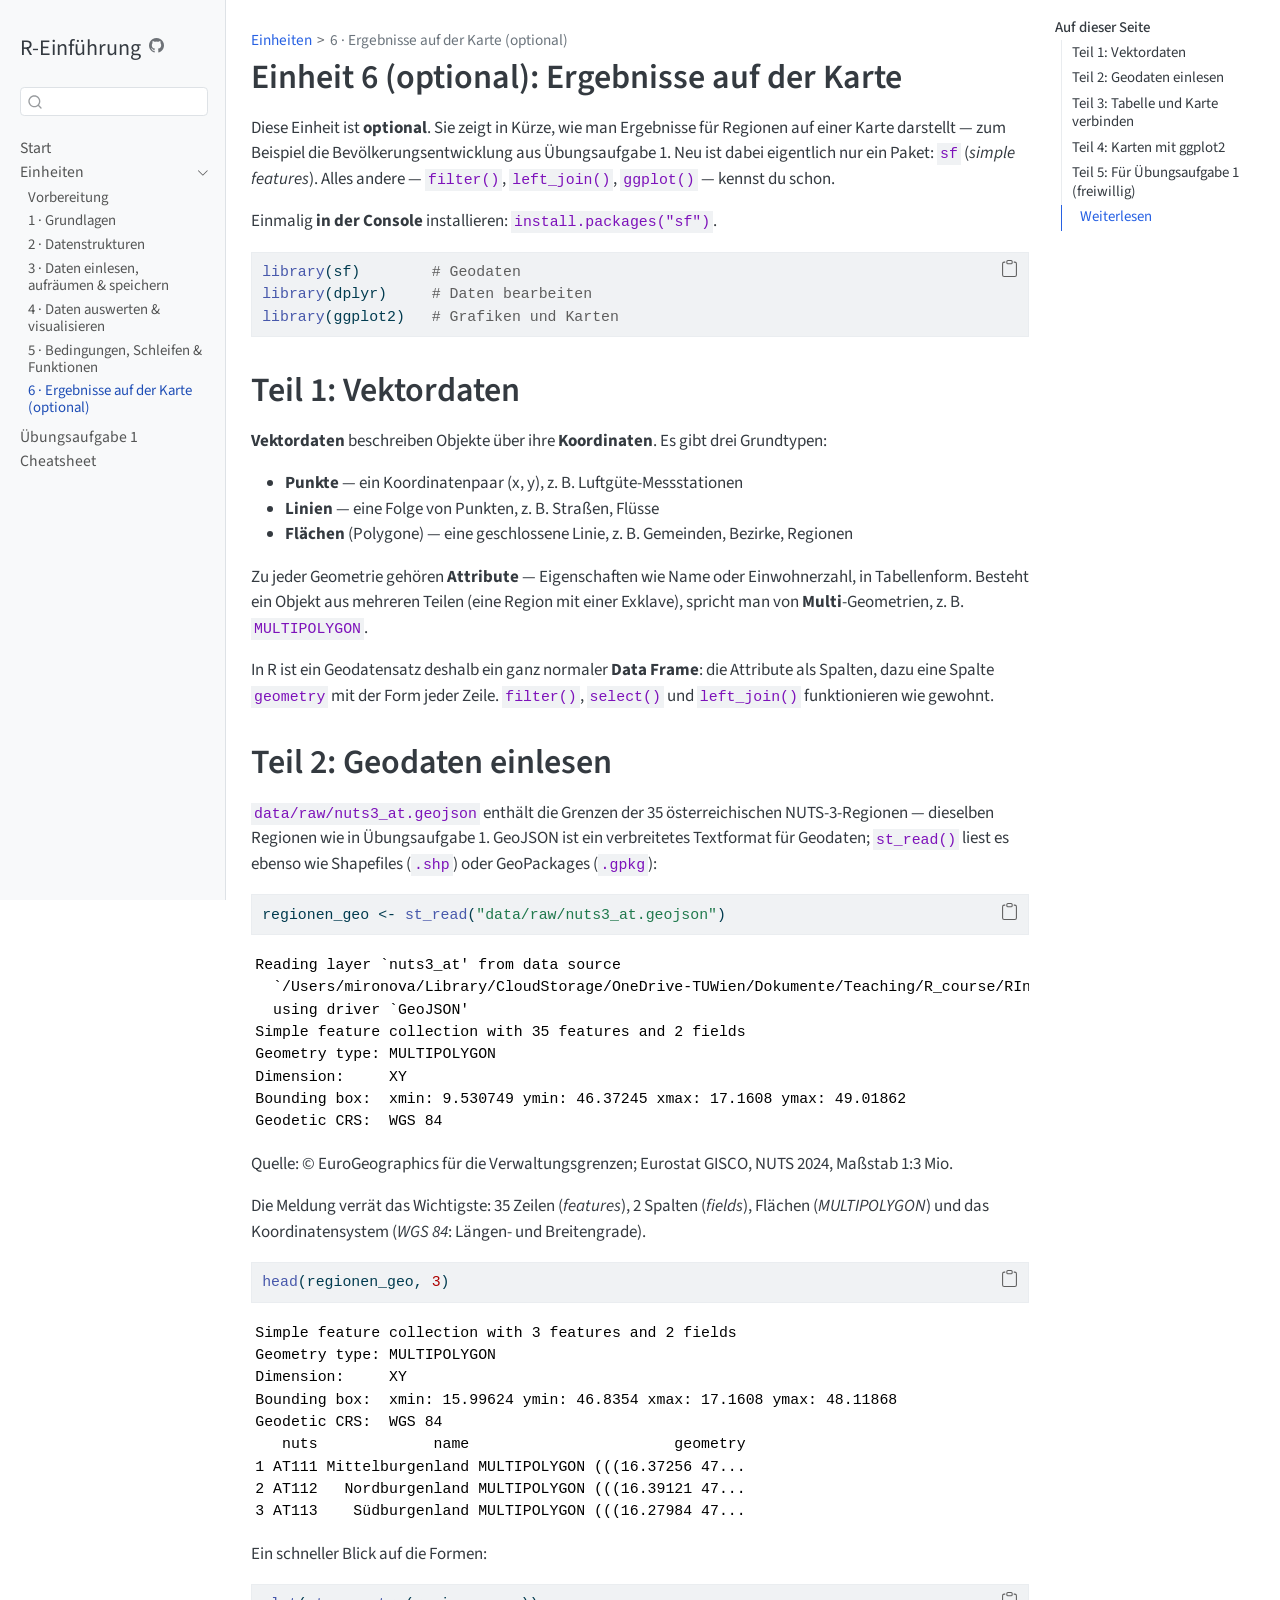
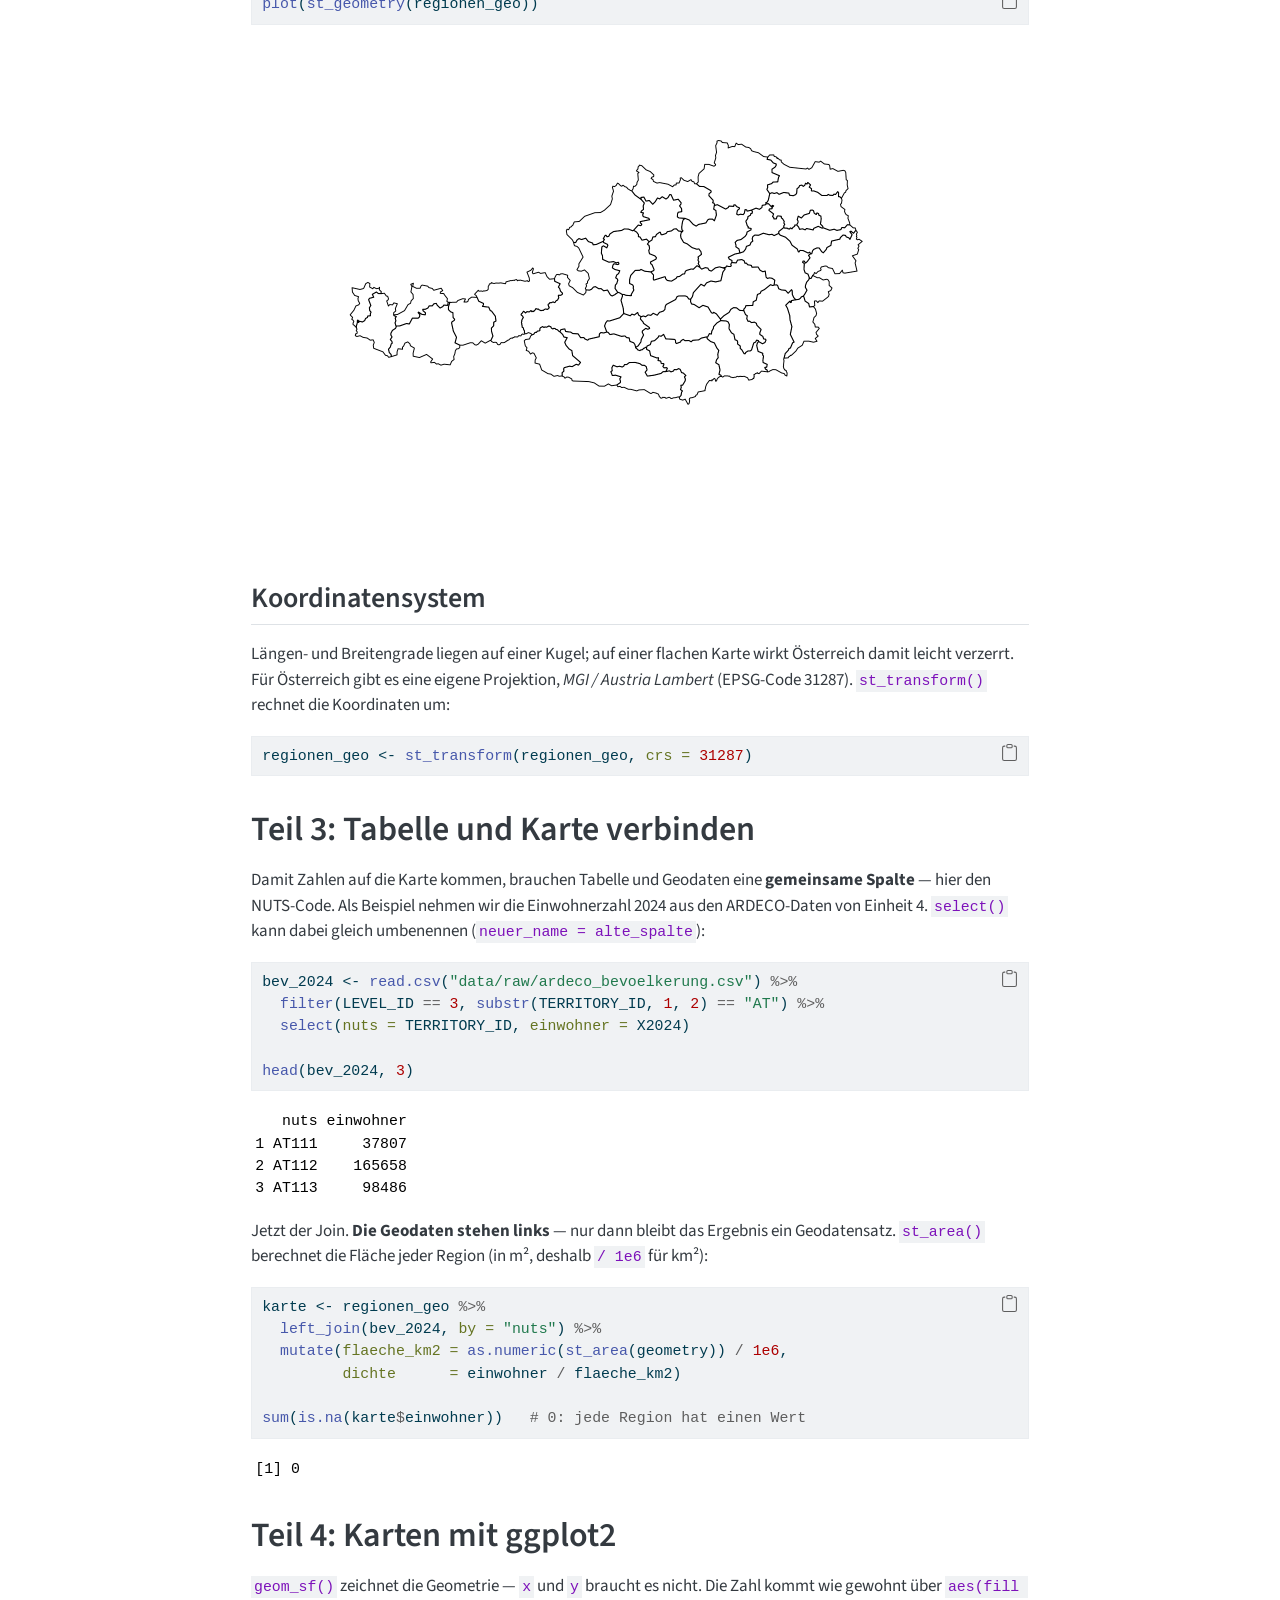
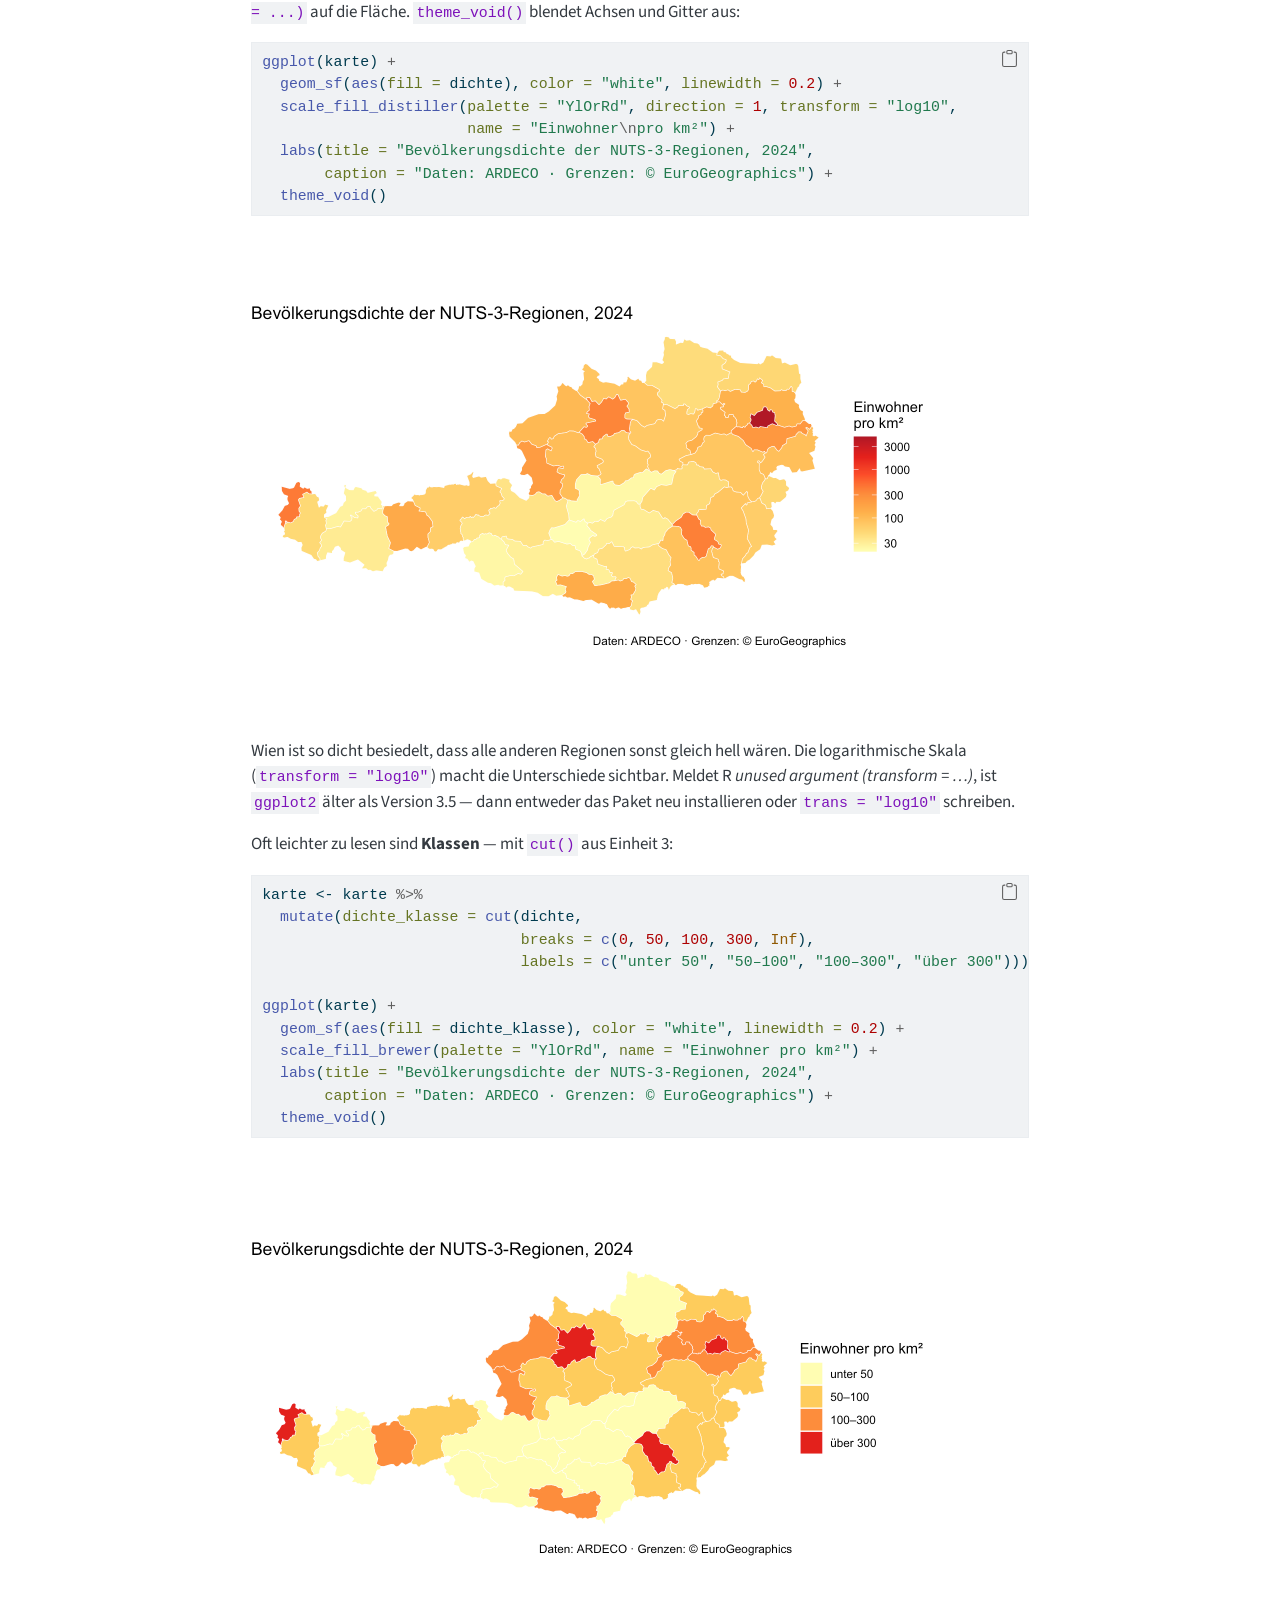
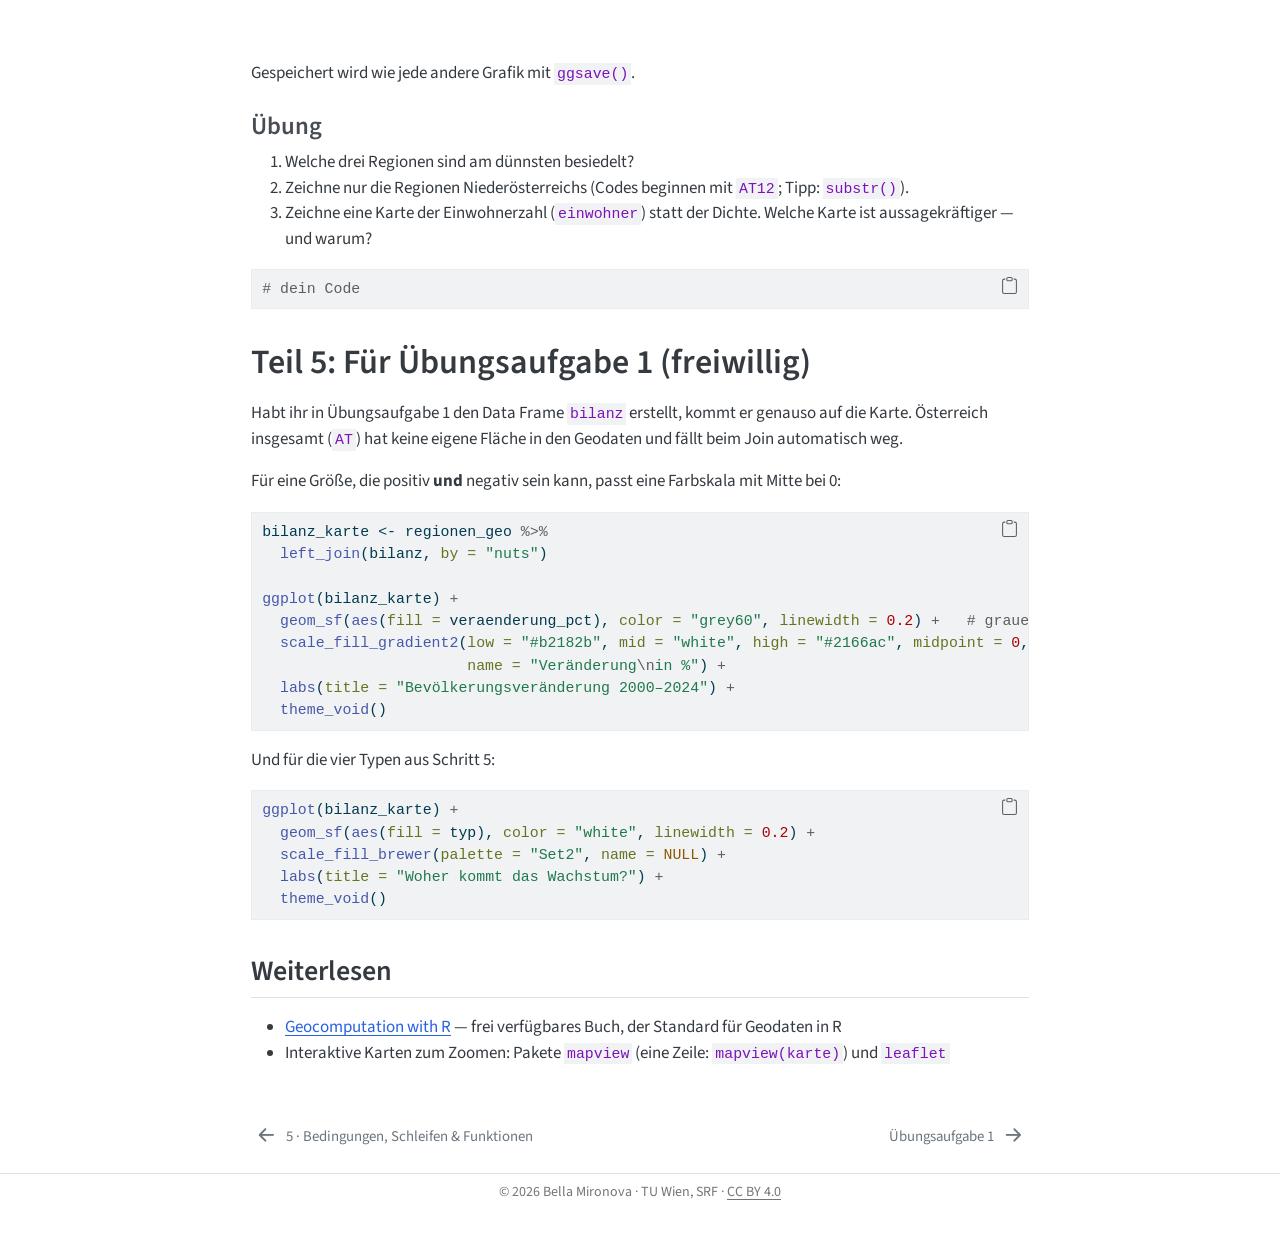
<file: docs/einheit-6.html>
<!DOCTYPE html>
<html xmlns="http://www.w3.org/1999/xhtml" lang="de" xml:lang="de"><head>

<meta charset="utf-8">
<meta name="generator" content="quarto-1.10.18">

<meta name="viewport" content="width=device-width, initial-scale=1.0, user-scalable=yes">


<title>Einheit 6 (optional): Ergebnisse auf der Karte – R-Einführung</title>
<style>
/* Default styles provided by pandoc.
** See https://pandoc.org/MANUAL.html#variables-for-html for config info.
*/
span.smallcaps{font-variant: small-caps;}
div.columns{display: flex; gap: 1.5em;}
div.column{flex: auto;}
@media screen {
div.columns{gap: min(4vw, 1.5em);}
div.column{overflow-x: auto;}
}
div.hanging-indent{margin-left: 1.5em; text-indent: -1.5em;}
ul.task-list{list-style: none;}
ul.task-list li input[type="checkbox"] {
  width: 0.8em;
  margin: 0 0.8em 0.2em -1em; /* quarto-specific, see https://github.com/quarto-dev/quarto-cli/issues/4556 */ 
  vertical-align: middle;
}
/* CSS for syntax highlighting */
html { -webkit-text-size-adjust: 100%; }
pre > code.sourceCode { white-space: pre; position: relative; }
pre > code.sourceCode > span { display: inline-block; line-height: 1.25; }
pre > code.sourceCode > span:empty { height: 1.2em; }
.sourceCode { overflow: visible; }
code.sourceCode > span { color: inherit; text-decoration: inherit; }
div.sourceCode { margin: 1em 0; }
pre.sourceCode { margin: 0; }
@media screen {
div.sourceCode { overflow: auto; }
}
@media print {
pre > code.sourceCode { white-space: pre-wrap; }
pre > code.sourceCode > span { text-indent: -5em; padding-left: 5em; }
}
pre.numberSource code
  { counter-reset: source-line 0; }
pre.numberSource code > span
  { position: relative; left: -4em; counter-increment: source-line; }
pre.numberSource code > span > a:first-child::before
  { content: counter(source-line);
    position: relative; left: -1em; text-align: right; vertical-align: baseline;
    border: none; display: inline-block;
    -webkit-touch-callout: none; -webkit-user-select: none;
    -khtml-user-select: none; -moz-user-select: none;
    -ms-user-select: none; user-select: none;
    padding: 0 4px; width: 4em;
  }
pre.numberSource { margin-left: 3em;  padding-left: 4px; }
div.sourceCode
  {   }
@media screen {
pre > code.sourceCode > span > a:first-child::before { text-decoration: underline; }
}
</style>


<script src="site_libs/quarto-nav/quarto-nav.js"></script>
<script src="site_libs/quarto-nav/headroom.min.js"></script>
<script src="site_libs/clipboard/clipboard.min.js"></script>
<script src="site_libs/quarto-search/autocomplete.umd.js"></script>
<script src="site_libs/quarto-search/fuse.min.js"></script>
<script src="site_libs/quarto-search/quarto-search.js"></script>
<meta name="quarto:offset" content="./">
<link href="./uebungsaufgabe-1.html" rel="next">
<link href="./einheit-5.html" rel="prev">
<script src="site_libs/quarto-html/quarto.js" type="module"></script>
<script src="site_libs/quarto-html/tabsets/tabsets.js" type="module"></script>
<script src="site_libs/quarto-html/popper.min.js"></script>
<script src="site_libs/quarto-html/tippy.umd.min.js"></script>
<script src="site_libs/quarto-html/anchor.min.js"></script>
<link href="site_libs/quarto-html/tippy.css" rel="stylesheet">
<link href="site_libs/quarto-html/quarto-syntax-highlighting-64a204ab8560d761af7679ceaba22944.css" rel="stylesheet" id="quarto-text-highlighting-styles">
<script src="site_libs/bootstrap/bootstrap.min.js"></script>
<link href="site_libs/bootstrap/bootstrap-icons.css" rel="stylesheet">
<link href="site_libs/bootstrap/bootstrap-b780e26fcea2d1faebb34e9a9f24195f.min.css" rel="stylesheet" append-hash="true" id="quarto-bootstrap" data-mode="light">
<script id="quarto-search-options" type="application/json">{
  "location": "sidebar",
  "copy-button": false,
  "collapse-after": 3,
  "panel-placement": "start",
  "type": "textbox",
  "limit": 50,
  "keyboard-shortcut": [
    "f",
    "/",
    "s"
  ],
  "show-item-context": false,
  "language": {
    "search-no-results-text": "Keine Treffer",
    "search-matching-documents-text": "Treffer",
    "search-copy-link-title": "Link in die Suche kopieren",
    "search-hide-matches-text": "Zusätzliche Treffer verbergen",
    "search-more-match-text": "weitere Treffer in diesem Dokument",
    "search-more-matches-text": "weitere Treffer in diesem Dokument",
    "search-clear-button-title": "Zurücksetzen",
    "search-text-placeholder": "",
    "search-detached-cancel-button-title": "Abbrechen",
    "search-submit-button-title": "Abschicken",
    "search-label": "Suchen"
  }
}</script>


<link rel="stylesheet" href="styles.css">
</head>

<body class="nav-sidebar docked quarto-light">

<div id="quarto-search-results"></div>
  <header id="quarto-header" class="headroom fixed-top">
  <nav class="quarto-secondary-nav">
    <div class="container-fluid d-flex">
      <button type="button" class="quarto-btn-toggle btn" data-bs-toggle="collapse" role="button" data-bs-target=".quarto-sidebar-collapse-item" aria-controls="quarto-sidebar" aria-expanded="false" aria-label="Seitenleiste umschalten" onclick="if (window.quartoToggleHeadroom) { window.quartoToggleHeadroom(); }">
        <i class="bi bi-layout-text-sidebar-reverse"></i>
      </button>
        <nav class="quarto-page-breadcrumbs" aria-label="breadcrumb"><ol class="breadcrumb"><li class="breadcrumb-item"><a href="./vorbereitung.html">Einheiten</a></li><li class="breadcrumb-item"><a href="./einheit-6.html">6 · Ergebnisse auf der Karte (optional)</a></li></ol></nav>
        <a class="flex-grow-1" role="navigation" data-bs-toggle="collapse" data-bs-target=".quarto-sidebar-collapse-item" aria-controls="quarto-sidebar" aria-expanded="false" aria-label="Seitenleiste umschalten" onclick="if (window.quartoToggleHeadroom) { window.quartoToggleHeadroom(); }">      
        </a>
      <button type="button" class="btn quarto-search-button" aria-label="Suchen" onclick="window.quartoOpenSearch();">
        <i class="bi bi-search"></i>
      </button>
    </div>
  </nav>
</header>
<!-- content -->
<div id="quarto-content" class="quarto-container page-columns page-rows-contents page-layout-article">
<!-- sidebar -->
  <nav id="quarto-sidebar" class="sidebar collapse collapse-horizontal quarto-sidebar-collapse-item sidebar-navigation docked overflow-auto">
    <div class="pt-lg-2 mt-2 text-left sidebar-header">
    <div class="sidebar-title mb-0 py-0">
      <a href="./">R-Einführung</a> 
        <div class="sidebar-tools-main">
    <a href="https://github.com/bella-mir/r-einfuehrung" title="" class="quarto-navigation-tool px-1" aria-label=""><i class="bi bi-github"></i></a>
</div>
    </div>
      </div>
        <div class="mt-2 flex-shrink-0 align-items-center">
        <div class="sidebar-search">
        <div id="quarto-search" class="" title="Suchen"></div>
        </div>
        </div>
    <div class="sidebar-menu-container"> 
    <ul class="list-unstyled mt-1">
        <li class="sidebar-item">
  <div class="sidebar-item-container"> 
  <a href="./index.html" class="sidebar-item-text sidebar-link">
 <span class="menu-text">Start</span></a>
  </div>
</li>
        <li class="sidebar-item sidebar-item-section">
      <div class="sidebar-item-container"> 
            <a class="sidebar-item-text sidebar-link text-start" data-bs-toggle="collapse" data-bs-target="#quarto-sidebar-section-1" role="navigation" aria-expanded="true">
 <span class="menu-text">Einheiten</span></a>
          <a class="sidebar-item-toggle text-start" data-bs-toggle="collapse" data-bs-target="#quarto-sidebar-section-1" role="navigation" aria-expanded="true" aria-label="Abschnitt umschalten">
            <i class="bi bi-chevron-right ms-2"></i>
          </a> 
      </div>
      <ul id="quarto-sidebar-section-1" class="collapse list-unstyled sidebar-section depth1 show">  
          <li class="sidebar-item">
  <div class="sidebar-item-container"> 
  <a href="./vorbereitung.html" class="sidebar-item-text sidebar-link">
 <span class="menu-text">Vorbereitung</span></a>
  </div>
</li>
          <li class="sidebar-item">
  <div class="sidebar-item-container"> 
  <a href="./einheit-1.html" class="sidebar-item-text sidebar-link">
 <span class="menu-text">1 · Grundlagen</span></a>
  </div>
</li>
          <li class="sidebar-item">
  <div class="sidebar-item-container"> 
  <a href="./einheit-2.html" class="sidebar-item-text sidebar-link">
 <span class="menu-text">2 · Datenstrukturen</span></a>
  </div>
</li>
          <li class="sidebar-item">
  <div class="sidebar-item-container"> 
  <a href="./einheit-3.html" class="sidebar-item-text sidebar-link">
 <span class="menu-text">3 · Daten einlesen, aufräumen &amp; speichern</span></a>
  </div>
</li>
          <li class="sidebar-item">
  <div class="sidebar-item-container"> 
  <a href="./einheit-4.html" class="sidebar-item-text sidebar-link">
 <span class="menu-text">4 · Daten auswerten &amp; visualisieren</span></a>
  </div>
</li>
          <li class="sidebar-item">
  <div class="sidebar-item-container"> 
  <a href="./einheit-5.html" class="sidebar-item-text sidebar-link">
 <span class="menu-text">5 · Bedingungen, Schleifen &amp; Funktionen</span></a>
  </div>
</li>
          <li class="sidebar-item">
  <div class="sidebar-item-container"> 
  <a href="./einheit-6.html" class="sidebar-item-text sidebar-link active">
 <span class="menu-text">6 · Ergebnisse auf der Karte (optional)</span></a>
  </div>
</li>
      </ul>
  </li>
        <li class="sidebar-item">
  <div class="sidebar-item-container"> 
  <a href="./uebungsaufgabe-1.html" class="sidebar-item-text sidebar-link">
 <span class="menu-text">Übungsaufgabe 1</span></a>
  </div>
</li>
        <li class="sidebar-item">
  <div class="sidebar-item-container"> 
  <a href="./cheatsheet.html" class="sidebar-item-text sidebar-link">
 <span class="menu-text">Cheatsheet</span></a>
  </div>
</li>
    </ul>
    </div>
</nav>
<div id="quarto-sidebar-glass" class="quarto-sidebar-collapse-item" data-bs-toggle="collapse" data-bs-target=".quarto-sidebar-collapse-item"></div>
<!-- margin-sidebar -->
    <div id="quarto-margin-sidebar" class="sidebar margin-sidebar">
        <nav id="TOC" role="doc-toc" class="toc-active">
    <h2 id="toc-title">Auf dieser Seite</h2>
   
  <ul class="collapse">
  <li><a href="#teil-1-vektordaten" id="toc-teil-1-vektordaten" class="nav-link active" data-scroll-target="#teil-1-vektordaten">Teil 1: Vektordaten</a></li>
  <li><a href="#teil-2-geodaten-einlesen" id="toc-teil-2-geodaten-einlesen" class="nav-link" data-scroll-target="#teil-2-geodaten-einlesen">Teil 2: Geodaten einlesen</a>
  <ul class="collapse">
  <li><a href="#koordinatensystem" id="toc-koordinatensystem" class="nav-link" data-scroll-target="#koordinatensystem">Koordinatensystem</a></li>
  </ul></li>
  <li><a href="#teil-3-tabelle-und-karte-verbinden" id="toc-teil-3-tabelle-und-karte-verbinden" class="nav-link" data-scroll-target="#teil-3-tabelle-und-karte-verbinden">Teil 3: Tabelle und Karte verbinden</a></li>
  <li><a href="#teil-4-karten-mit-ggplot2" id="toc-teil-4-karten-mit-ggplot2" class="nav-link" data-scroll-target="#teil-4-karten-mit-ggplot2">Teil 4: Karten mit ggplot2</a></li>
  <li><a href="#teil-5-für-übungsaufgabe-1-freiwillig" id="toc-teil-5-für-übungsaufgabe-1-freiwillig" class="nav-link" data-scroll-target="#teil-5-für-übungsaufgabe-1-freiwillig">Teil 5: Für Übungsaufgabe 1 (freiwillig)</a>
  <ul class="collapse">
  <li><a href="#weiterlesen" id="toc-weiterlesen" class="nav-link" data-scroll-target="#weiterlesen">Weiterlesen</a></li>
  </ul></li>
  </ul>
</nav>
    </div>
<!-- main -->
<main class="content" id="quarto-document-content">

<header id="title-block-header" class="quarto-title-block default"><nav class="quarto-page-breadcrumbs quarto-title-breadcrumbs d-none d-lg-block" aria-label="breadcrumb"><ol class="breadcrumb"><li class="breadcrumb-item"><a href="./vorbereitung.html">Einheiten</a></li><li class="breadcrumb-item"><a href="./einheit-6.html">6 · Ergebnisse auf der Karte (optional)</a></li></ol></nav>
<div class="quarto-title">
<h1 class="title">Einheit 6 (optional): Ergebnisse auf der Karte</h1>
</div>



<div class="quarto-title-meta">

    
  
    
  </div>
  


</header>


<p>Diese Einheit ist <strong>optional</strong>. Sie zeigt in Kürze, wie man Ergebnisse für Regionen auf einer Karte darstellt — zum Beispiel die Bevölkerungsentwicklung aus Übungsaufgabe 1. Neu ist dabei eigentlich nur ein Paket: <code>sf</code> (<em>simple features</em>). Alles andere — <code>filter()</code>, <code>left_join()</code>, <code>ggplot()</code> — kennst du schon.</p>
<p>Einmalig <strong>in der Console</strong> installieren: <code>install.packages("sf")</code>.</p>
<div class="cell">
<div class="code-copy-outer-scaffold"><div class="sourceCode cell-code" id="cb1"><pre class="sourceCode r code-with-copy"><code class="sourceCode r"><span id="cb1-1"><a href="#cb1-1" aria-hidden="true" tabindex="-1"></a><span class="fu">library</span>(sf)        <span class="co"># Geodaten</span></span>
<span id="cb1-2"><a href="#cb1-2" aria-hidden="true" tabindex="-1"></a><span class="fu">library</span>(dplyr)     <span class="co"># Daten bearbeiten</span></span>
<span id="cb1-3"><a href="#cb1-3" aria-hidden="true" tabindex="-1"></a><span class="fu">library</span>(ggplot2)   <span class="co"># Grafiken und Karten</span></span></code></pre></div><button title="In die Zwischenablage kopieren" class="code-copy-button"><i class="bi"></i></button></div>
</div>
<section id="teil-1-vektordaten" class="level1">
<h1>Teil 1: Vektordaten</h1>
<p><strong>Vektordaten</strong> beschreiben Objekte über ihre <strong>Koordinaten</strong>. Es gibt drei Grundtypen:</p>
<ul>
<li><strong>Punkte</strong> — ein Koordinatenpaar (x, y), z. B. Luftgüte-Messstationen</li>
<li><strong>Linien</strong> — eine Folge von Punkten, z. B. Straßen, Flüsse</li>
<li><strong>Flächen</strong> (Polygone) — eine geschlossene Linie, z. B. Gemeinden, Bezirke, Regionen</li>
</ul>
<p>Zu jeder Geometrie gehören <strong>Attribute</strong> — Eigenschaften wie Name oder Einwohnerzahl, in Tabellenform. Besteht ein Objekt aus mehreren Teilen (eine Region mit einer Exklave), spricht man von <strong>Multi</strong>-Geometrien, z. B. <code>MULTIPOLYGON</code>.</p>
<p>In R ist ein Geodatensatz deshalb ein ganz normaler <strong>Data Frame</strong>: die Attribute als Spalten, dazu eine Spalte <code>geometry</code> mit der Form jeder Zeile. <code>filter()</code>, <code>select()</code> und <code>left_join()</code> funktionieren wie gewohnt.</p>
</section>
<section id="teil-2-geodaten-einlesen" class="level1">
<h1>Teil 2: Geodaten einlesen</h1>
<p><code>data/raw/nuts3_at.geojson</code> enthält die Grenzen der 35 österreichischen NUTS-3-Regionen — dieselben Regionen wie in Übungsaufgabe 1. GeoJSON ist ein verbreitetes Textformat für Geodaten; <code>st_read()</code> liest es ebenso wie Shapefiles (<code>.shp</code>) oder GeoPackages (<code>.gpkg</code>):</p>
<div class="cell">
<div class="code-copy-outer-scaffold"><div class="sourceCode cell-code" id="cb2"><pre class="sourceCode r code-with-copy"><code class="sourceCode r"><span id="cb2-1"><a href="#cb2-1" aria-hidden="true" tabindex="-1"></a>regionen_geo <span class="ot">&lt;-</span> <span class="fu">st_read</span>(<span class="st">"data/raw/nuts3_at.geojson"</span>)</span></code></pre></div><button title="In die Zwischenablage kopieren" class="code-copy-button"><i class="bi"></i></button></div>
<div class="cell-output cell-output-stdout">
<pre><code>Reading layer `nuts3_at' from data source 
  `/Users/mironova/Library/CloudStorage/OneDrive-TUWien/Dokumente/Teaching/R_course/RIntroduction/_website/data/raw/nuts3_at.geojson' 
  using driver `GeoJSON'
Simple feature collection with 35 features and 2 fields
Geometry type: MULTIPOLYGON
Dimension:     XY
Bounding box:  xmin: 9.530749 ymin: 46.37245 xmax: 17.1608 ymax: 49.01862
Geodetic CRS:  WGS 84</code></pre>
</div>
</div>
<p>Quelle: © EuroGeographics für die Verwaltungsgrenzen; Eurostat GISCO, NUTS 2024, Maßstab 1:3 Mio.</p>
<p>Die Meldung verrät das Wichtigste: 35 Zeilen (<em>features</em>), 2 Spalten (<em>fields</em>), Flächen (<em>MULTIPOLYGON</em>) und das Koordinatensystem (<em>WGS 84</em>: Längen- und Breitengrade).</p>
<div class="cell">
<div class="code-copy-outer-scaffold"><div class="sourceCode cell-code" id="cb4"><pre class="sourceCode r code-with-copy"><code class="sourceCode r"><span id="cb4-1"><a href="#cb4-1" aria-hidden="true" tabindex="-1"></a><span class="fu">head</span>(regionen_geo, <span class="dv">3</span>)</span></code></pre></div><button title="In die Zwischenablage kopieren" class="code-copy-button"><i class="bi"></i></button></div>
<div class="cell-output cell-output-stdout">
<pre><code>Simple feature collection with 3 features and 2 fields
Geometry type: MULTIPOLYGON
Dimension:     XY
Bounding box:  xmin: 15.99624 ymin: 46.8354 xmax: 17.1608 ymax: 48.11868
Geodetic CRS:  WGS 84
   nuts             name                       geometry
1 AT111 Mittelburgenland MULTIPOLYGON (((16.37256 47...
2 AT112   Nordburgenland MULTIPOLYGON (((16.39121 47...
3 AT113    Südburgenland MULTIPOLYGON (((16.27984 47...</code></pre>
</div>
</div>
<p>Ein schneller Blick auf die Formen:</p>
<div class="cell">
<div class="code-copy-outer-scaffold"><div class="sourceCode cell-code" id="cb6"><pre class="sourceCode r code-with-copy"><code class="sourceCode r"><span id="cb6-1"><a href="#cb6-1" aria-hidden="true" tabindex="-1"></a><span class="fu">plot</span>(<span class="fu">st_geometry</span>(regionen_geo))</span></code></pre></div><button title="In die Zwischenablage kopieren" class="code-copy-button"><i class="bi"></i></button></div>
<div class="cell-output-display">
<div>
<figure class="figure">
<p><img src="einheit-6_files/figure-html/unnamed-chunk-4-1.png" class="img-fluid figure-img" width="672"></p>
</figure>
</div>
</div>
</div>
<section id="koordinatensystem" class="level2">
<h2 class="anchored" data-anchor-id="koordinatensystem">Koordinatensystem</h2>
<p>Längen- und Breitengrade liegen auf einer Kugel; auf einer flachen Karte wirkt Österreich damit leicht verzerrt. Für Österreich gibt es eine eigene Projektion, <em>MGI / Austria Lambert</em> (EPSG-Code 31287). <code>st_transform()</code> rechnet die Koordinaten um:</p>
<div class="cell">
<div class="code-copy-outer-scaffold"><div class="sourceCode cell-code" id="cb7"><pre class="sourceCode r code-with-copy"><code class="sourceCode r"><span id="cb7-1"><a href="#cb7-1" aria-hidden="true" tabindex="-1"></a>regionen_geo <span class="ot">&lt;-</span> <span class="fu">st_transform</span>(regionen_geo, <span class="at">crs =</span> <span class="dv">31287</span>)</span></code></pre></div><button title="In die Zwischenablage kopieren" class="code-copy-button"><i class="bi"></i></button></div>
</div>
</section>
</section>
<section id="teil-3-tabelle-und-karte-verbinden" class="level1">
<h1>Teil 3: Tabelle und Karte verbinden</h1>
<p>Damit Zahlen auf die Karte kommen, brauchen Tabelle und Geodaten eine <strong>gemeinsame Spalte</strong> — hier den NUTS-Code. Als Beispiel nehmen wir die Einwohnerzahl 2024 aus den ARDECO-Daten von Einheit 4. <code>select()</code> kann dabei gleich umbenennen (<code>neuer_name = alte_spalte</code>):</p>
<div class="cell">
<div class="code-copy-outer-scaffold"><div class="sourceCode cell-code" id="cb8"><pre class="sourceCode r code-with-copy"><code class="sourceCode r"><span id="cb8-1"><a href="#cb8-1" aria-hidden="true" tabindex="-1"></a>bev_2024 <span class="ot">&lt;-</span> <span class="fu">read.csv</span>(<span class="st">"data/raw/ardeco_bevoelkerung.csv"</span>) <span class="sc">%&gt;%</span></span>
<span id="cb8-2"><a href="#cb8-2" aria-hidden="true" tabindex="-1"></a>  <span class="fu">filter</span>(LEVEL_ID <span class="sc">==</span> <span class="dv">3</span>, <span class="fu">substr</span>(TERRITORY_ID, <span class="dv">1</span>, <span class="dv">2</span>) <span class="sc">==</span> <span class="st">"AT"</span>) <span class="sc">%&gt;%</span></span>
<span id="cb8-3"><a href="#cb8-3" aria-hidden="true" tabindex="-1"></a>  <span class="fu">select</span>(<span class="at">nuts =</span> TERRITORY_ID, <span class="at">einwohner =</span> X2024)</span>
<span id="cb8-4"><a href="#cb8-4" aria-hidden="true" tabindex="-1"></a></span>
<span id="cb8-5"><a href="#cb8-5" aria-hidden="true" tabindex="-1"></a><span class="fu">head</span>(bev_2024, <span class="dv">3</span>)</span></code></pre></div><button title="In die Zwischenablage kopieren" class="code-copy-button"><i class="bi"></i></button></div>
<div class="cell-output cell-output-stdout">
<pre><code>   nuts einwohner
1 AT111     37807
2 AT112    165658
3 AT113     98486</code></pre>
</div>
</div>
<p>Jetzt der Join. <strong>Die Geodaten stehen links</strong> — nur dann bleibt das Ergebnis ein Geodatensatz. <code>st_area()</code> berechnet die Fläche jeder Region (in m², deshalb <code>/ 1e6</code> für km²):</p>
<div class="cell">
<div class="code-copy-outer-scaffold"><div class="sourceCode cell-code" id="cb10"><pre class="sourceCode r code-with-copy"><code class="sourceCode r"><span id="cb10-1"><a href="#cb10-1" aria-hidden="true" tabindex="-1"></a>karte <span class="ot">&lt;-</span> regionen_geo <span class="sc">%&gt;%</span></span>
<span id="cb10-2"><a href="#cb10-2" aria-hidden="true" tabindex="-1"></a>  <span class="fu">left_join</span>(bev_2024, <span class="at">by =</span> <span class="st">"nuts"</span>) <span class="sc">%&gt;%</span></span>
<span id="cb10-3"><a href="#cb10-3" aria-hidden="true" tabindex="-1"></a>  <span class="fu">mutate</span>(<span class="at">flaeche_km2 =</span> <span class="fu">as.numeric</span>(<span class="fu">st_area</span>(geometry)) <span class="sc">/</span> <span class="fl">1e6</span>,</span>
<span id="cb10-4"><a href="#cb10-4" aria-hidden="true" tabindex="-1"></a>         <span class="at">dichte      =</span> einwohner <span class="sc">/</span> flaeche_km2)</span>
<span id="cb10-5"><a href="#cb10-5" aria-hidden="true" tabindex="-1"></a></span>
<span id="cb10-6"><a href="#cb10-6" aria-hidden="true" tabindex="-1"></a><span class="fu">sum</span>(<span class="fu">is.na</span>(karte<span class="sc">$</span>einwohner))   <span class="co"># 0: jede Region hat einen Wert</span></span></code></pre></div><button title="In die Zwischenablage kopieren" class="code-copy-button"><i class="bi"></i></button></div>
<div class="cell-output cell-output-stdout">
<pre><code>[1] 0</code></pre>
</div>
</div>
</section>
<section id="teil-4-karten-mit-ggplot2" class="level1">
<h1>Teil 4: Karten mit ggplot2</h1>
<p><code>geom_sf()</code> zeichnet die Geometrie — <code>x</code> und <code>y</code> braucht es nicht. Die Zahl kommt wie gewohnt über <code>aes(fill = ...)</code> auf die Fläche. <code>theme_void()</code> blendet Achsen und Gitter aus:</p>
<div class="cell">
<div class="code-copy-outer-scaffold"><div class="sourceCode cell-code" id="cb12"><pre class="sourceCode r code-with-copy"><code class="sourceCode r"><span id="cb12-1"><a href="#cb12-1" aria-hidden="true" tabindex="-1"></a><span class="fu">ggplot</span>(karte) <span class="sc">+</span></span>
<span id="cb12-2"><a href="#cb12-2" aria-hidden="true" tabindex="-1"></a>  <span class="fu">geom_sf</span>(<span class="fu">aes</span>(<span class="at">fill =</span> dichte), <span class="at">color =</span> <span class="st">"white"</span>, <span class="at">linewidth =</span> <span class="fl">0.2</span>) <span class="sc">+</span></span>
<span id="cb12-3"><a href="#cb12-3" aria-hidden="true" tabindex="-1"></a>  <span class="fu">scale_fill_distiller</span>(<span class="at">palette =</span> <span class="st">"YlOrRd"</span>, <span class="at">direction =</span> <span class="dv">1</span>, <span class="at">transform =</span> <span class="st">"log10"</span>,</span>
<span id="cb12-4"><a href="#cb12-4" aria-hidden="true" tabindex="-1"></a>                       <span class="at">name =</span> <span class="st">"Einwohner</span><span class="sc">\n</span><span class="st">pro km²"</span>) <span class="sc">+</span></span>
<span id="cb12-5"><a href="#cb12-5" aria-hidden="true" tabindex="-1"></a>  <span class="fu">labs</span>(<span class="at">title =</span> <span class="st">"Bevölkerungsdichte der NUTS-3-Regionen, 2024"</span>,</span>
<span id="cb12-6"><a href="#cb12-6" aria-hidden="true" tabindex="-1"></a>       <span class="at">caption =</span> <span class="st">"Daten: ARDECO · Grenzen: © EuroGeographics"</span>) <span class="sc">+</span></span>
<span id="cb12-7"><a href="#cb12-7" aria-hidden="true" tabindex="-1"></a>  <span class="fu">theme_void</span>()</span></code></pre></div><button title="In die Zwischenablage kopieren" class="code-copy-button"><i class="bi"></i></button></div>
<div class="cell-output-display">
<div>
<figure class="figure">
<p><img src="einheit-6_files/figure-html/unnamed-chunk-8-1.png" class="img-fluid figure-img" width="672"></p>
</figure>
</div>
</div>
</div>
<p>Wien ist so dicht besiedelt, dass alle anderen Regionen sonst gleich hell wären. Die logarithmische Skala (<code>transform = "log10"</code>) macht die Unterschiede sichtbar. Meldet R <em>unused argument (transform = …)</em>, ist <code>ggplot2</code> älter als Version 3.5 — dann entweder das Paket neu installieren oder <code>trans = "log10"</code> schreiben.</p>
<p>Oft leichter zu lesen sind <strong>Klassen</strong> — mit <code>cut()</code> aus Einheit 3:</p>
<div class="cell">
<div class="code-copy-outer-scaffold"><div class="sourceCode cell-code" id="cb13"><pre class="sourceCode r code-with-copy"><code class="sourceCode r"><span id="cb13-1"><a href="#cb13-1" aria-hidden="true" tabindex="-1"></a>karte <span class="ot">&lt;-</span> karte <span class="sc">%&gt;%</span></span>
<span id="cb13-2"><a href="#cb13-2" aria-hidden="true" tabindex="-1"></a>  <span class="fu">mutate</span>(<span class="at">dichte_klasse =</span> <span class="fu">cut</span>(dichte,</span>
<span id="cb13-3"><a href="#cb13-3" aria-hidden="true" tabindex="-1"></a>                             <span class="at">breaks =</span> <span class="fu">c</span>(<span class="dv">0</span>, <span class="dv">50</span>, <span class="dv">100</span>, <span class="dv">300</span>, <span class="cn">Inf</span>),</span>
<span id="cb13-4"><a href="#cb13-4" aria-hidden="true" tabindex="-1"></a>                             <span class="at">labels =</span> <span class="fu">c</span>(<span class="st">"unter 50"</span>, <span class="st">"50–100"</span>, <span class="st">"100–300"</span>, <span class="st">"über 300"</span>)))</span>
<span id="cb13-5"><a href="#cb13-5" aria-hidden="true" tabindex="-1"></a></span>
<span id="cb13-6"><a href="#cb13-6" aria-hidden="true" tabindex="-1"></a><span class="fu">ggplot</span>(karte) <span class="sc">+</span></span>
<span id="cb13-7"><a href="#cb13-7" aria-hidden="true" tabindex="-1"></a>  <span class="fu">geom_sf</span>(<span class="fu">aes</span>(<span class="at">fill =</span> dichte_klasse), <span class="at">color =</span> <span class="st">"white"</span>, <span class="at">linewidth =</span> <span class="fl">0.2</span>) <span class="sc">+</span></span>
<span id="cb13-8"><a href="#cb13-8" aria-hidden="true" tabindex="-1"></a>  <span class="fu">scale_fill_brewer</span>(<span class="at">palette =</span> <span class="st">"YlOrRd"</span>, <span class="at">name =</span> <span class="st">"Einwohner pro km²"</span>) <span class="sc">+</span></span>
<span id="cb13-9"><a href="#cb13-9" aria-hidden="true" tabindex="-1"></a>  <span class="fu">labs</span>(<span class="at">title =</span> <span class="st">"Bevölkerungsdichte der NUTS-3-Regionen, 2024"</span>,</span>
<span id="cb13-10"><a href="#cb13-10" aria-hidden="true" tabindex="-1"></a>       <span class="at">caption =</span> <span class="st">"Daten: ARDECO · Grenzen: © EuroGeographics"</span>) <span class="sc">+</span></span>
<span id="cb13-11"><a href="#cb13-11" aria-hidden="true" tabindex="-1"></a>  <span class="fu">theme_void</span>()</span></code></pre></div><button title="In die Zwischenablage kopieren" class="code-copy-button"><i class="bi"></i></button></div>
<div class="cell-output-display">
<div>
<figure class="figure">
<p><img src="einheit-6_files/figure-html/unnamed-chunk-9-1.png" class="img-fluid figure-img" width="672"></p>
</figure>
</div>
</div>
</div>
<p>Gespeichert wird wie jede andere Grafik mit <code>ggsave()</code>.</p>
<section id="übung" class="level3">
<h3 class="anchored" data-anchor-id="übung">Übung</h3>
<ol type="1">
<li>Welche drei Regionen sind am dünnsten besiedelt?</li>
<li>Zeichne nur die Regionen Niederösterreichs (Codes beginnen mit <code>AT12</code>; Tipp: <code>substr()</code>).</li>
<li>Zeichne eine Karte der Einwohnerzahl (<code>einwohner</code>) statt der Dichte. Welche Karte ist aussagekräftiger — und warum?</li>
</ol>
<div class="cell">
<div class="code-copy-outer-scaffold"><div class="sourceCode cell-code" id="cb14"><pre class="sourceCode r code-with-copy"><code class="sourceCode r"><span id="cb14-1"><a href="#cb14-1" aria-hidden="true" tabindex="-1"></a><span class="co"># dein Code</span></span></code></pre></div><button title="In die Zwischenablage kopieren" class="code-copy-button"><i class="bi"></i></button></div>
</div>
</section>
</section>
<section id="teil-5-für-übungsaufgabe-1-freiwillig" class="level1">
<h1>Teil 5: Für Übungsaufgabe 1 (freiwillig)</h1>
<p>Habt ihr in Übungsaufgabe 1 den Data Frame <code>bilanz</code> erstellt, kommt er genauso auf die Karte. Österreich insgesamt (<code>AT</code>) hat keine eigene Fläche in den Geodaten und fällt beim Join automatisch weg.</p>
<p>Für eine Größe, die positiv <strong>und</strong> negativ sein kann, passt eine Farbskala mit Mitte bei 0:</p>
<div class="cell">
<div class="code-copy-outer-scaffold"><div class="sourceCode cell-code" id="cb15"><pre class="sourceCode r code-with-copy"><code class="sourceCode r"><span id="cb15-1"><a href="#cb15-1" aria-hidden="true" tabindex="-1"></a>bilanz_karte <span class="ot">&lt;-</span> regionen_geo <span class="sc">%&gt;%</span></span>
<span id="cb15-2"><a href="#cb15-2" aria-hidden="true" tabindex="-1"></a>  <span class="fu">left_join</span>(bilanz, <span class="at">by =</span> <span class="st">"nuts"</span>)</span>
<span id="cb15-3"><a href="#cb15-3" aria-hidden="true" tabindex="-1"></a></span>
<span id="cb15-4"><a href="#cb15-4" aria-hidden="true" tabindex="-1"></a><span class="fu">ggplot</span>(bilanz_karte) <span class="sc">+</span></span>
<span id="cb15-5"><a href="#cb15-5" aria-hidden="true" tabindex="-1"></a>  <span class="fu">geom_sf</span>(<span class="fu">aes</span>(<span class="at">fill =</span> veraenderung_pct), <span class="at">color =</span> <span class="st">"grey60"</span>, <span class="at">linewidth =</span> <span class="fl">0.2</span>) <span class="sc">+</span>   <span class="co"># graue Grenzen: Regionen um 0 % sind fast weiß</span></span>
<span id="cb15-6"><a href="#cb15-6" aria-hidden="true" tabindex="-1"></a>  <span class="fu">scale_fill_gradient2</span>(<span class="at">low =</span> <span class="st">"#b2182b"</span>, <span class="at">mid =</span> <span class="st">"white"</span>, <span class="at">high =</span> <span class="st">"#2166ac"</span>, <span class="at">midpoint =</span> <span class="dv">0</span>,</span>
<span id="cb15-7"><a href="#cb15-7" aria-hidden="true" tabindex="-1"></a>                       <span class="at">name =</span> <span class="st">"Veränderung</span><span class="sc">\n</span><span class="st">in %"</span>) <span class="sc">+</span></span>
<span id="cb15-8"><a href="#cb15-8" aria-hidden="true" tabindex="-1"></a>  <span class="fu">labs</span>(<span class="at">title =</span> <span class="st">"Bevölkerungsveränderung 2000–2024"</span>) <span class="sc">+</span></span>
<span id="cb15-9"><a href="#cb15-9" aria-hidden="true" tabindex="-1"></a>  <span class="fu">theme_void</span>()</span></code></pre></div><button title="In die Zwischenablage kopieren" class="code-copy-button"><i class="bi"></i></button></div>
</div>
<p>Und für die vier Typen aus Schritt 5:</p>
<div class="cell">
<div class="code-copy-outer-scaffold"><div class="sourceCode cell-code" id="cb16"><pre class="sourceCode r code-with-copy"><code class="sourceCode r"><span id="cb16-1"><a href="#cb16-1" aria-hidden="true" tabindex="-1"></a><span class="fu">ggplot</span>(bilanz_karte) <span class="sc">+</span></span>
<span id="cb16-2"><a href="#cb16-2" aria-hidden="true" tabindex="-1"></a>  <span class="fu">geom_sf</span>(<span class="fu">aes</span>(<span class="at">fill =</span> typ), <span class="at">color =</span> <span class="st">"white"</span>, <span class="at">linewidth =</span> <span class="fl">0.2</span>) <span class="sc">+</span></span>
<span id="cb16-3"><a href="#cb16-3" aria-hidden="true" tabindex="-1"></a>  <span class="fu">scale_fill_brewer</span>(<span class="at">palette =</span> <span class="st">"Set2"</span>, <span class="at">name =</span> <span class="cn">NULL</span>) <span class="sc">+</span></span>
<span id="cb16-4"><a href="#cb16-4" aria-hidden="true" tabindex="-1"></a>  <span class="fu">labs</span>(<span class="at">title =</span> <span class="st">"Woher kommt das Wachstum?"</span>) <span class="sc">+</span></span>
<span id="cb16-5"><a href="#cb16-5" aria-hidden="true" tabindex="-1"></a>  <span class="fu">theme_void</span>()</span></code></pre></div><button title="In die Zwischenablage kopieren" class="code-copy-button"><i class="bi"></i></button></div>
</div>
<section id="weiterlesen" class="level2">
<h2 class="anchored" data-anchor-id="weiterlesen">Weiterlesen</h2>
<ul>
<li><a href="https://r.geocompx.org/">Geocomputation with R</a> — frei verfügbares Buch, der Standard für Geodaten in R</li>
<li>Interaktive Karten zum Zoomen: Pakete <code>mapview</code> (eine Zeile: <code>mapview(karte)</code>) und <code>leaflet</code></li>
</ul>


</section>
</section>

</main> <!-- /main -->
<script id="quarto-html-after-body" type="application/javascript">
  window.document.addEventListener("DOMContentLoaded", function (event) {
    const icon = "";
    const anchorJS = new window.AnchorJS();
    anchorJS.options = {
      placement: 'right',
      icon: icon
    };
    anchorJS.add('.anchored');
    const isCodeAnnotation = (el) => {
      for (const clz of el.classList) {
        if (clz.startsWith('code-annotation-')) {                     
          return true;
        }
      }
      return false;
    }
    const onCopySuccess = function(e) {
      // button target
      const button = e.trigger;
      // don't keep focus
      button.blur();
      // flash "checked"
      button.classList.add('code-copy-button-checked');
      var currentTitle = button.getAttribute("title");
      button.setAttribute("title", "Kopiert");
      let tooltip;
      if (window.bootstrap) {
        button.setAttribute("data-bs-toggle", "tooltip");
        button.setAttribute("data-bs-placement", "left");
        button.setAttribute("data-bs-title", "Kopiert");
        tooltip = new bootstrap.Tooltip(button, 
          { trigger: "manual", 
            customClass: "code-copy-button-tooltip",
            offset: [0, -8]});
        tooltip.show();    
      }
      setTimeout(function() {
        if (tooltip) {
          tooltip.hide();
          button.removeAttribute("data-bs-title");
          button.removeAttribute("data-bs-toggle");
          button.removeAttribute("data-bs-placement");
        }
        button.setAttribute("title", currentTitle);
        button.classList.remove('code-copy-button-checked');
      }, 1000);
      // clear code selection
      e.clearSelection();
    }
    const getTextToCopy = function(trigger) {
      const outerScaffold = trigger.parentElement.cloneNode(true);
      const codeEl = outerScaffold.querySelector('code');
      for (const childEl of codeEl.children) {
        if (isCodeAnnotation(childEl)) {
          childEl.remove();
        }
      }
      return codeEl.innerText;
    }
    const clipboard = new window.ClipboardJS('.code-copy-button:not([data-in-quarto-modal])', {
      text: getTextToCopy
    });
    clipboard.on('success', onCopySuccess);
    if (window.document.getElementById('quarto-embedded-source-code-modal')) {
      const clipboardModal = new window.ClipboardJS('.code-copy-button[data-in-quarto-modal]', {
        text: getTextToCopy,
        container: window.document.getElementById('quarto-embedded-source-code-modal')
      });
      clipboardModal.on('success', onCopySuccess);
    }
      var localhostRegex = new RegExp(/^(?:http|https):\/\/localhost\:?[0-9]*\//);
      var mailtoRegex = new RegExp(/^mailto:/);
        var filterRegex = new RegExp('/' + window.location.host + '/');
      var isInternal = (href) => {
          return filterRegex.test(href) || localhostRegex.test(href) || mailtoRegex.test(href);
      }
      // Inspect non-navigation links and adorn them if external
     var links = window.document.querySelectorAll('a[href]:not(.nav-link):not(.navbar-brand):not(.toc-action):not(.sidebar-link):not(.sidebar-item-toggle):not(.pagination-link):not(.no-external):not([aria-hidden]):not(.dropdown-item):not(.quarto-navigation-tool):not(.about-link)');
      for (var i=0; i<links.length; i++) {
        const link = links[i];
        if (!isInternal(link.href)) {
          // undo the damage that might have been done by quarto-nav.js in the case of
          // links that we want to consider external
          if (link.dataset.originalHref !== undefined) {
            link.href = link.dataset.originalHref;
          }
        }
      }
    function tippyHover(el, contentFn, onTriggerFn, onUntriggerFn) {
      const config = {
        allowHTML: true,
        maxWidth: 500,
        delay: 100,
        arrow: false,
        appendTo: function(el) {
            return el.parentElement;
        },
        interactive: true,
        interactiveBorder: 10,
        theme: 'quarto',
        placement: 'bottom-start',
      };
      if (contentFn) {
        config.content = contentFn;
      }
      if (onTriggerFn) {
        config.onTrigger = onTriggerFn;
      }
      if (onUntriggerFn) {
        config.onUntrigger = onUntriggerFn;
      }
      window.tippy(el, config); 
    }
    const noterefs = window.document.querySelectorAll('a[role="doc-noteref"]');
    for (var i=0; i<noterefs.length; i++) {
      const ref = noterefs[i];
      tippyHover(ref, function() {
        // use id or data attribute instead here
        let href = ref.getAttribute('data-footnote-href') || ref.getAttribute('href');
        try { href = new URL(href).hash; } catch {}
        const id = href.replace(/^#\/?/, "");
        const note = window.document.getElementById(id);
        if (note) {
          return note.innerHTML;
        } else {
          return "";
        }
      });
    }
    const xrefs = window.document.querySelectorAll('a.quarto-xref');
    const processXRef = (id, note) => {
      // Strip column container classes
      const stripColumnClz = (el) => {
        el.classList.remove("page-full", "page-columns");
        if (el.children) {
          for (const child of el.children) {
            stripColumnClz(child);
          }
        }
      }
      stripColumnClz(note)
      if (id === null || id.startsWith('sec-')) {
        // Special case sections, only their first couple elements
        const container = document.createElement("div");
        if (note.children && note.children.length > 2) {
          container.appendChild(note.children[0].cloneNode(true));
          for (let i = 1; i < note.children.length; i++) {
            const child = note.children[i];
            if (child.tagName === "P" && child.innerText === "") {
              continue;
            } else {
              container.appendChild(child.cloneNode(true));
              break;
            }
          }
          if (window.Quarto?.typesetMath) {
            window.Quarto.typesetMath(container);
          }
          return container.innerHTML
        } else {
          if (window.Quarto?.typesetMath) {
            window.Quarto.typesetMath(note);
          }
          return note.innerHTML;
        }
      } else {
        // Remove any anchor links if they are present
        const anchorLink = note.querySelector('a.anchorjs-link');
        if (anchorLink) {
          anchorLink.remove();
        }
        if (window.Quarto?.typesetMath) {
          window.Quarto.typesetMath(note);
        }
        if (note.classList.contains("callout")) {
          return note.outerHTML;
        } else {
          return note.innerHTML;
        }
      }
    }
    for (var i=0; i<xrefs.length; i++) {
      const xref = xrefs[i];
      tippyHover(xref, undefined, function(instance) {
        instance.disable();
        let url = xref.getAttribute('href');
        let hash = undefined; 
        if (url.startsWith('#')) {
          hash = url;
        } else {
          try { hash = new URL(url).hash; } catch {}
        }
        if (hash) {
          const id = hash.replace(/^#\/?/, "");
          const note = window.document.getElementById(id);
          if (note !== null) {
            try {
              const html = processXRef(id, note.cloneNode(true));
              instance.setContent(html);
            } finally {
              instance.enable();
              instance.show();
            }
          } else {
            // See if we can fetch this
            fetch(url.split('#')[0])
            .then(res => res.text())
            .then(html => {
              const parser = new DOMParser();
              const htmlDoc = parser.parseFromString(html, "text/html");
              const note = htmlDoc.getElementById(id);
              if (note !== null) {
                const html = processXRef(id, note);
                instance.setContent(html);
              } 
            }).finally(() => {
              instance.enable();
              instance.show();
            });
          }
        } else {
          // See if we can fetch a full url (with no hash to target)
          // This is a special case and we should probably do some content thinning / targeting
          fetch(url)
          .then(res => res.text())
          .then(html => {
            const parser = new DOMParser();
            const htmlDoc = parser.parseFromString(html, "text/html");
            const note = htmlDoc.querySelector('main.content');
            if (note !== null) {
              // This should only happen for chapter cross references
              // (since there is no id in the URL)
              // remove the first header
              if (note.children.length > 0 && note.children[0].tagName === "HEADER") {
                note.children[0].remove();
              }
              const html = processXRef(null, note);
              instance.setContent(html);
            } 
          }).finally(() => {
            instance.enable();
            instance.show();
          });
        }
      }, function(instance) {
      });
    }
        let selectedAnnoteEl;
        const selectorForAnnotation = ( cell, annotation) => {
          let cellAttr = 'data-code-cell="' + cell + '"';
          let lineAttr = 'data-code-annotation="' +  annotation + '"';
          const selector = 'span[' + cellAttr + '][' + lineAttr + ']';
          return selector;
        }
        const selectCodeLines = (annoteEl) => {
          const doc = window.document;
          const targetCell = annoteEl.getAttribute("data-target-cell");
          const targetAnnotation = annoteEl.getAttribute("data-target-annotation");
          const annoteSpan = window.document.querySelector(selectorForAnnotation(targetCell, targetAnnotation));
          const lines = annoteSpan.getAttribute("data-code-lines").split(",");
          const lineIds = lines.map((line) => {
            return targetCell + "-" + line;
          })
          let top = null;
          let height = null;
          let parent = null;
          if (lineIds.length > 0) {
              //compute the position of the single el (top and bottom and make a div)
              const el = window.document.getElementById(lineIds[0]);
              top = el.offsetTop;
              height = el.offsetHeight;
              parent = el.parentElement.parentElement;
            if (lineIds.length > 1) {
              const lastEl = window.document.getElementById(lineIds[lineIds.length - 1]);
              const bottom = lastEl.offsetTop + lastEl.offsetHeight;
              height = bottom - top;
            }
            if (top !== null && height !== null && parent !== null) {
              // cook up a div (if necessary) and position it 
              let div = window.document.getElementById("code-annotation-line-highlight");
              if (div === null) {
                div = window.document.createElement("div");
                div.setAttribute("id", "code-annotation-line-highlight");
                div.style.position = 'absolute';
                parent.appendChild(div);
              }
              div.style.top = top - 2 + "px";
              div.style.height = height + 4 + "px";
              div.style.left = 0;
              let gutterDiv = window.document.getElementById("code-annotation-line-highlight-gutter");
              if (gutterDiv === null) {
                gutterDiv = window.document.createElement("div");
                gutterDiv.setAttribute("id", "code-annotation-line-highlight-gutter");
                gutterDiv.style.position = 'absolute';
                const codeCell = window.document.getElementById(targetCell);
                const gutter = codeCell.querySelector('.code-annotation-gutter');
                gutter.appendChild(gutterDiv);
              }
              gutterDiv.style.top = top - 2 + "px";
              gutterDiv.style.height = height + 4 + "px";
            }
            selectedAnnoteEl = annoteEl;
          }
        };
        const unselectCodeLines = () => {
          const elementsIds = ["code-annotation-line-highlight", "code-annotation-line-highlight-gutter"];
          elementsIds.forEach((elId) => {
            const div = window.document.getElementById(elId);
            if (div) {
              div.remove();
            }
          });
          selectedAnnoteEl = undefined;
        };
          // Handle positioning of the toggle
      window.addEventListener(
        "resize",
        throttle(() => {
          elRect = undefined;
          if (selectedAnnoteEl) {
            selectCodeLines(selectedAnnoteEl);
          }
        }, 10)
      );
      function throttle(fn, ms) {
      let throttle = false;
      let timer;
        return (...args) => {
          if(!throttle) { // first call gets through
              fn.apply(this, args);
              throttle = true;
          } else { // all the others get throttled
              if(timer) clearTimeout(timer); // cancel #2
              timer = setTimeout(() => {
                fn.apply(this, args);
                timer = throttle = false;
              }, ms);
          }
        };
      }
        // Attach click handler to the DT
        const annoteDls = window.document.querySelectorAll('dt[data-target-cell]');
        for (const annoteDlNode of annoteDls) {
          annoteDlNode.addEventListener('click', (event) => {
            const clickedEl = event.target;
            if (clickedEl !== selectedAnnoteEl) {
              unselectCodeLines();
              const activeEl = window.document.querySelector('dt[data-target-cell].code-annotation-active');
              if (activeEl) {
                activeEl.classList.remove('code-annotation-active');
              }
              selectCodeLines(clickedEl);
              clickedEl.classList.add('code-annotation-active');
            } else {
              // Unselect the line
              unselectCodeLines();
              clickedEl.classList.remove('code-annotation-active');
            }
          });
        }
    const findCites = (el) => {
      const parentEl = el.parentElement;
      if (parentEl) {
        const cites = parentEl.dataset.cites;
        if (cites) {
          return {
            el,
            cites: cites.split(' ')
          };
        } else {
          return findCites(el.parentElement)
        }
      } else {
        return undefined;
      }
    };
    var bibliorefs = window.document.querySelectorAll('a[role="doc-biblioref"]');
    for (var i=0; i<bibliorefs.length; i++) {
      const ref = bibliorefs[i];
      const citeInfo = findCites(ref);
      if (citeInfo) {
        tippyHover(citeInfo.el, function() {
          var popup = window.document.createElement('div');
          citeInfo.cites.forEach(function(cite) {
            var citeDiv = window.document.createElement('div');
            citeDiv.classList.add('hanging-indent');
            citeDiv.classList.add('csl-entry');
            var biblioDiv = window.document.getElementById('ref-' + cite);
            if (biblioDiv) {
              citeDiv.innerHTML = biblioDiv.innerHTML;
            }
            popup.appendChild(citeDiv);
          });
          return popup.innerHTML;
        });
      }
    }
  });
  </script>
<nav class="page-navigation">
  <div class="nav-page nav-page-previous">
      <a href="./einheit-5.html" class="pagination-link" aria-label="5 · Bedingungen, Schleifen &amp; Funktionen">
        <i class="bi bi-arrow-left-short"></i> <span class="nav-page-text">5 · Bedingungen, Schleifen &amp; Funktionen</span>
      </a>          
  </div>
  <div class="nav-page nav-page-next">
      <a href="./uebungsaufgabe-1.html" class="pagination-link" aria-label="Übungsaufgabe 1">
        <span class="nav-page-text">Übungsaufgabe 1</span> <i class="bi bi-arrow-right-short"></i>
      </a>
  </div>
</nav>
</div> <!-- /content -->
<footer class="footer">
  <div class="nav-footer">
    <div class="nav-footer-left">
      &nbsp;
    </div>   
    <div class="nav-footer-center">
<p>© 2026 Bella Mironova · TU Wien, SRF · <a href="https://creativecommons.org/licenses/by/4.0/deed.de">CC BY 4.0</a></p>
</div>
    <div class="nav-footer-right">
      &nbsp;
    </div>
  </div>
</footer>




</body></html>
</file>
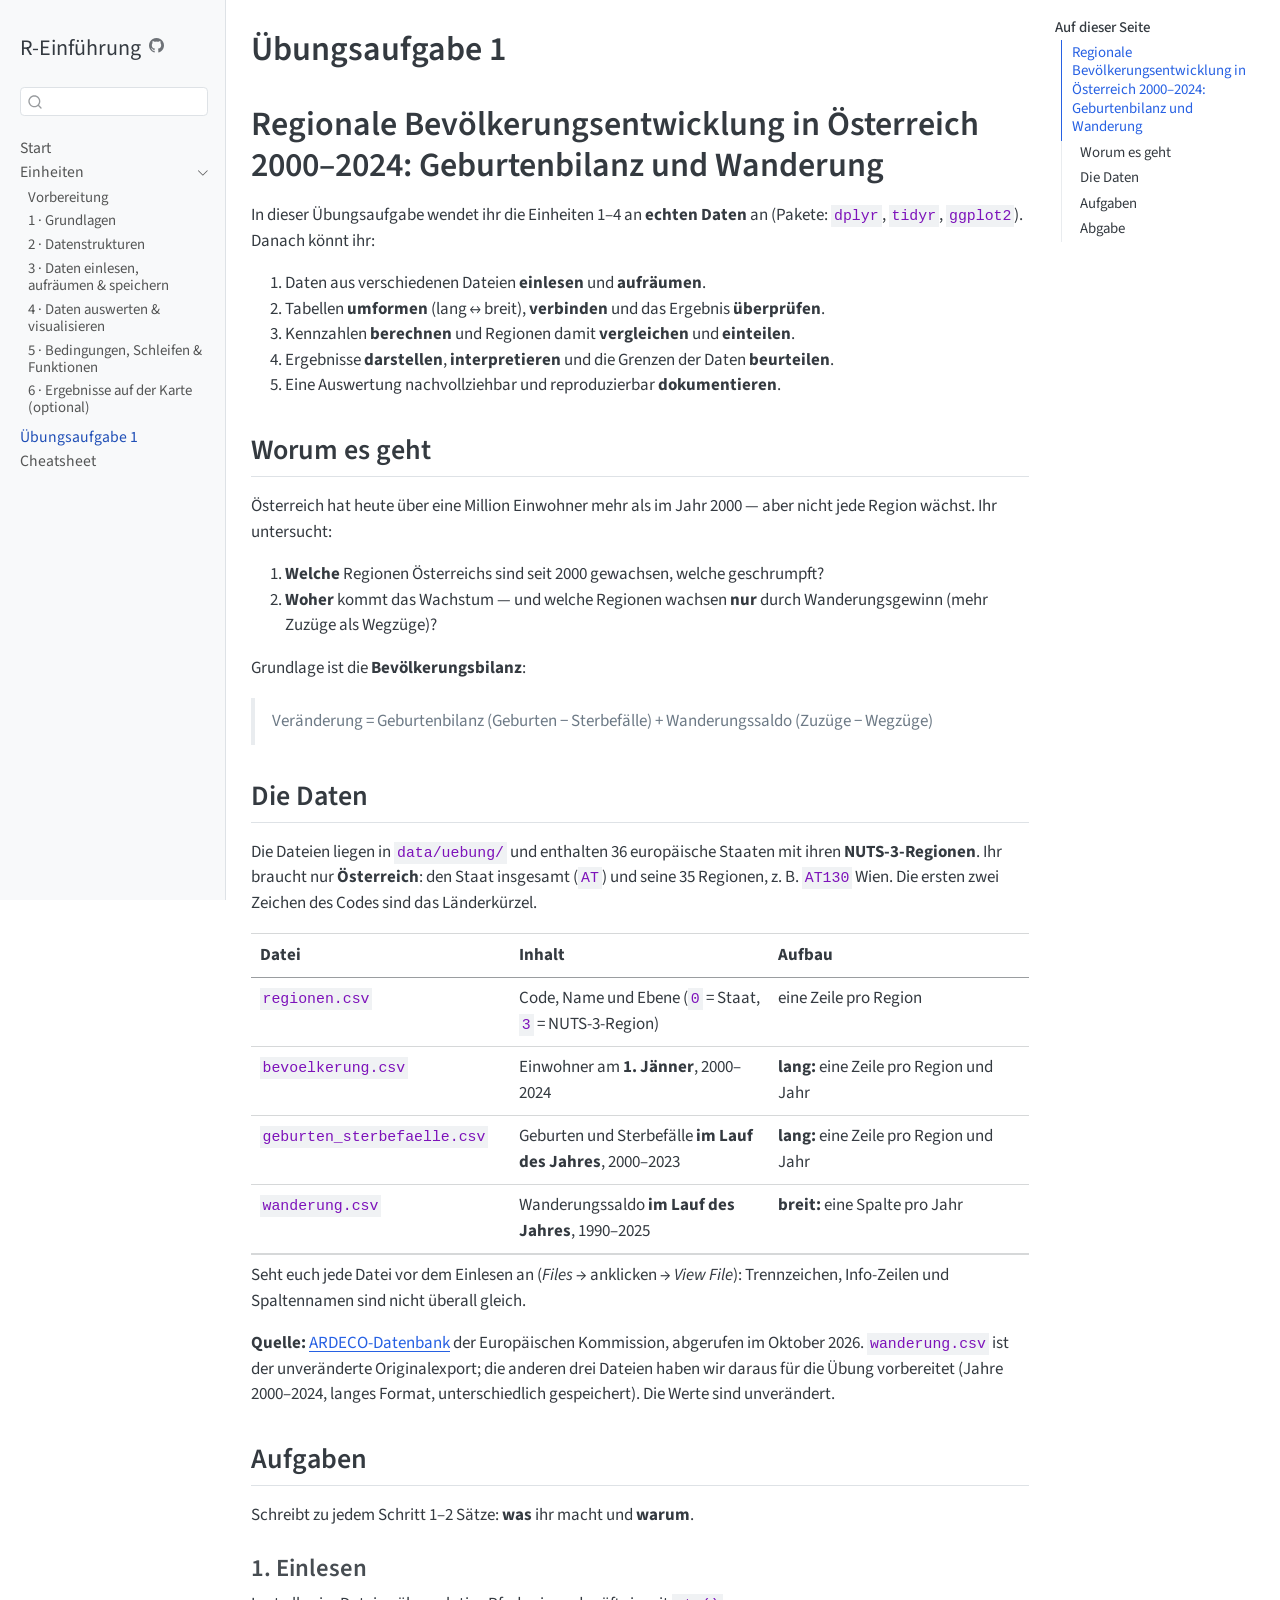
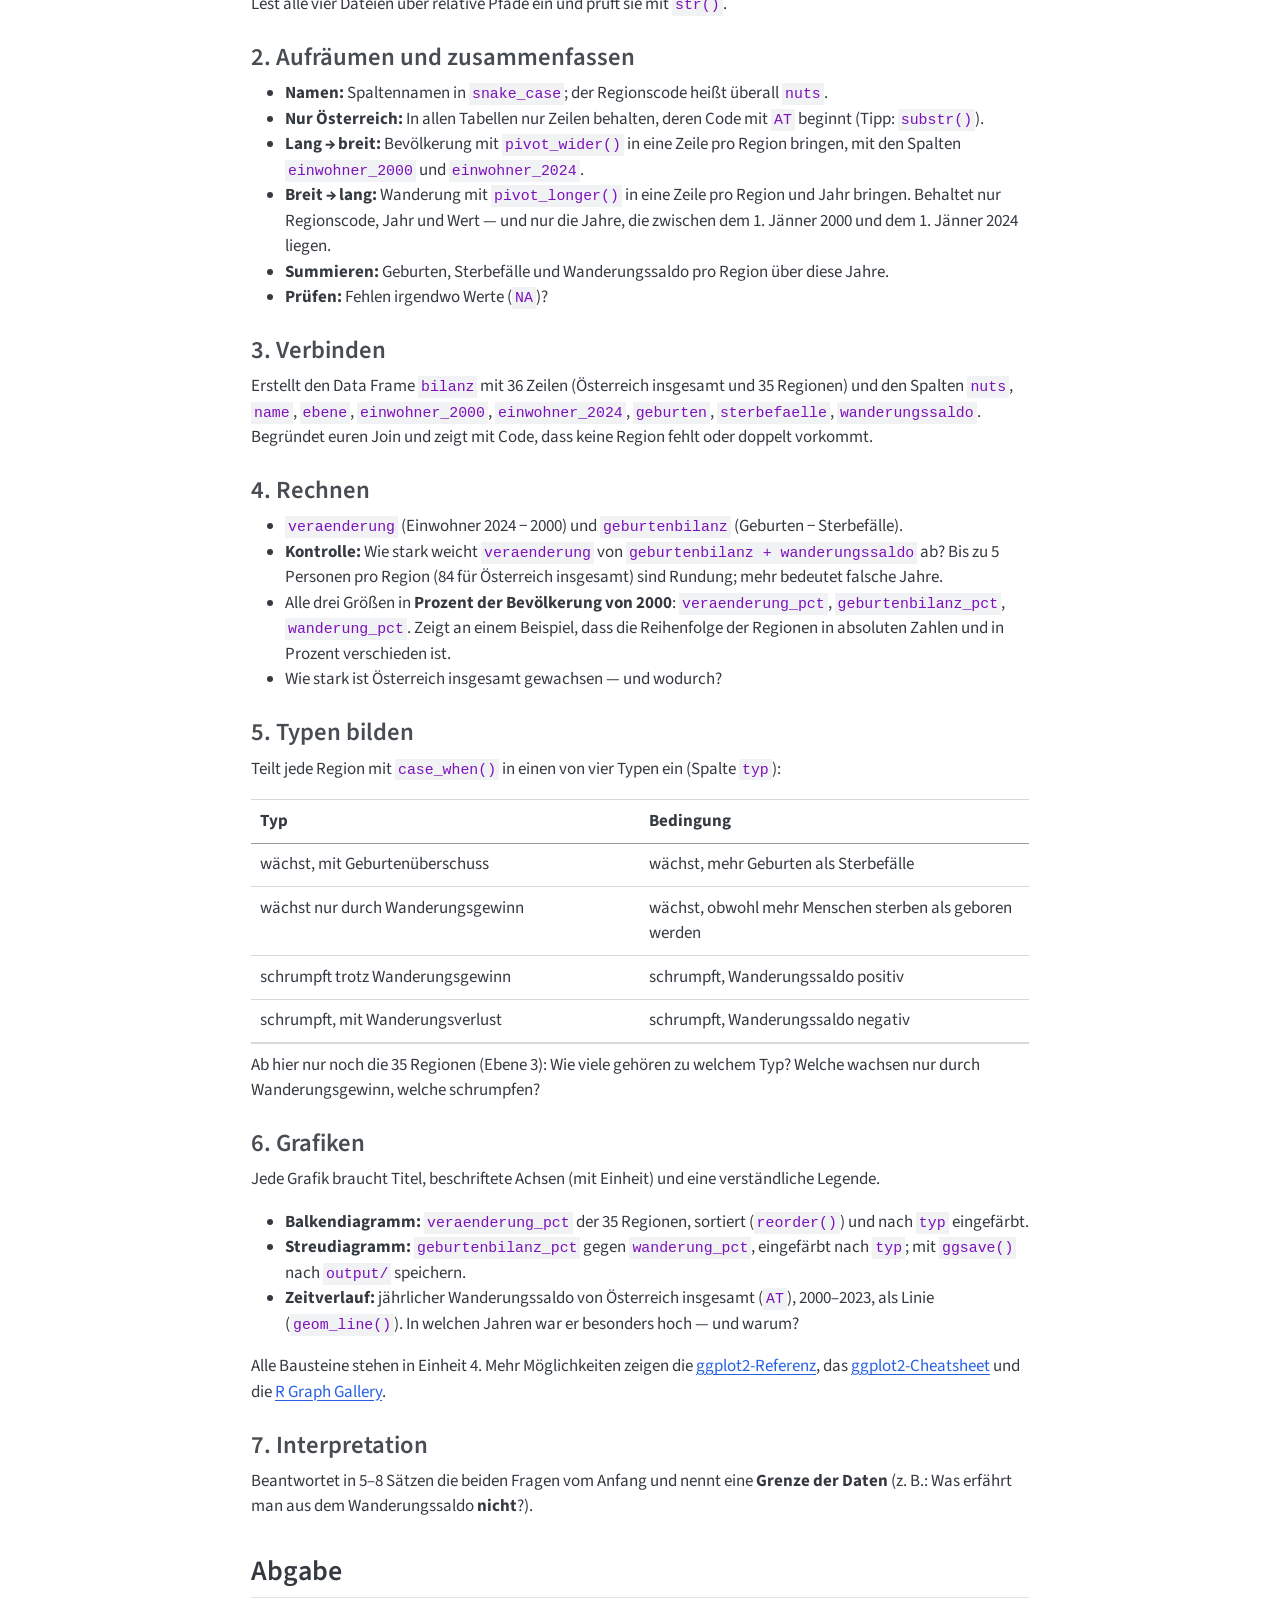
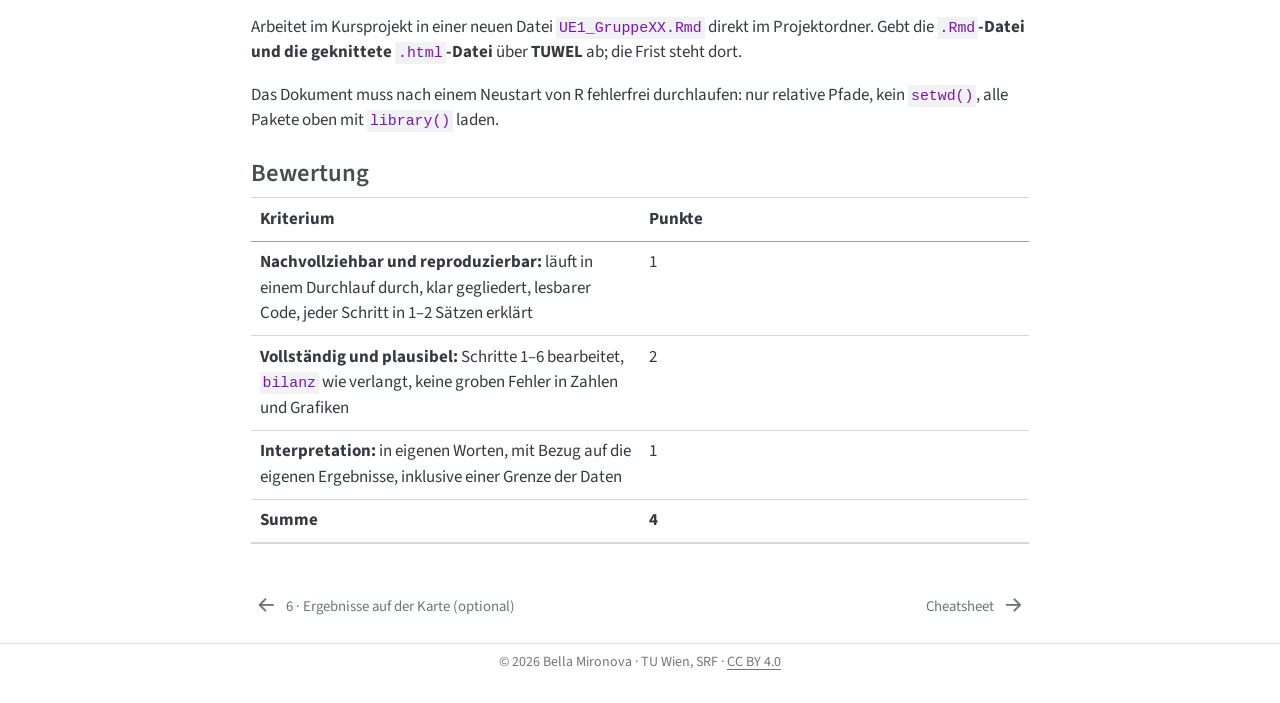
<file: docs/uebungsaufgabe-1.html>
<!DOCTYPE html>
<html xmlns="http://www.w3.org/1999/xhtml" lang="de" xml:lang="de"><head>

<meta charset="utf-8">
<meta name="generator" content="quarto-1.10.18">

<meta name="viewport" content="width=device-width, initial-scale=1.0, user-scalable=yes">


<title>Übungsaufgabe 1 – R-Einführung</title>
<style>
/* Default styles provided by pandoc.
** See https://pandoc.org/MANUAL.html#variables-for-html for config info.
*/
span.smallcaps{font-variant: small-caps;}
div.columns{display: flex; gap: 1.5em;}
div.column{flex: auto;}
@media screen {
div.columns{gap: min(4vw, 1.5em);}
div.column{overflow-x: auto;}
}
div.hanging-indent{margin-left: 1.5em; text-indent: -1.5em;}
ul.task-list{list-style: none;}
ul.task-list li input[type="checkbox"] {
  width: 0.8em;
  margin: 0 0.8em 0.2em -1em; /* quarto-specific, see https://github.com/quarto-dev/quarto-cli/issues/4556 */ 
  vertical-align: middle;
}
</style>


<script src="site_libs/quarto-nav/quarto-nav.js"></script>
<script src="site_libs/quarto-nav/headroom.min.js"></script>
<script src="site_libs/clipboard/clipboard.min.js"></script>
<script src="site_libs/quarto-search/autocomplete.umd.js"></script>
<script src="site_libs/quarto-search/fuse.min.js"></script>
<script src="site_libs/quarto-search/quarto-search.js"></script>
<meta name="quarto:offset" content="./">
<link href="./cheatsheet.html" rel="next">
<link href="./einheit-6.html" rel="prev">
<script src="site_libs/quarto-html/quarto.js" type="module"></script>
<script src="site_libs/quarto-html/tabsets/tabsets.js" type="module"></script>
<script src="site_libs/quarto-html/popper.min.js"></script>
<script src="site_libs/quarto-html/tippy.umd.min.js"></script>
<script src="site_libs/quarto-html/anchor.min.js"></script>
<link href="site_libs/quarto-html/tippy.css" rel="stylesheet">
<link href="site_libs/quarto-html/quarto-syntax-highlighting-64a204ab8560d761af7679ceaba22944.css" rel="stylesheet" id="quarto-text-highlighting-styles">
<script src="site_libs/bootstrap/bootstrap.min.js"></script>
<link href="site_libs/bootstrap/bootstrap-icons.css" rel="stylesheet">
<link href="site_libs/bootstrap/bootstrap-b780e26fcea2d1faebb34e9a9f24195f.min.css" rel="stylesheet" append-hash="true" id="quarto-bootstrap" data-mode="light">
<script id="quarto-search-options" type="application/json">{
  "location": "sidebar",
  "copy-button": false,
  "collapse-after": 3,
  "panel-placement": "start",
  "type": "textbox",
  "limit": 50,
  "keyboard-shortcut": [
    "f",
    "/",
    "s"
  ],
  "show-item-context": false,
  "language": {
    "search-no-results-text": "Keine Treffer",
    "search-matching-documents-text": "Treffer",
    "search-copy-link-title": "Link in die Suche kopieren",
    "search-hide-matches-text": "Zusätzliche Treffer verbergen",
    "search-more-match-text": "weitere Treffer in diesem Dokument",
    "search-more-matches-text": "weitere Treffer in diesem Dokument",
    "search-clear-button-title": "Zurücksetzen",
    "search-text-placeholder": "",
    "search-detached-cancel-button-title": "Abbrechen",
    "search-submit-button-title": "Abschicken",
    "search-label": "Suchen"
  }
}</script>


<link rel="stylesheet" href="styles.css">
</head>

<body class="nav-sidebar docked quarto-light">

<div id="quarto-search-results"></div>
  <header id="quarto-header" class="headroom fixed-top">
  <nav class="quarto-secondary-nav">
    <div class="container-fluid d-flex">
      <button type="button" class="quarto-btn-toggle btn" data-bs-toggle="collapse" role="button" data-bs-target=".quarto-sidebar-collapse-item" aria-controls="quarto-sidebar" aria-expanded="false" aria-label="Seitenleiste umschalten" onclick="if (window.quartoToggleHeadroom) { window.quartoToggleHeadroom(); }">
        <i class="bi bi-layout-text-sidebar-reverse"></i>
      </button>
        <nav class="quarto-page-breadcrumbs" aria-label="breadcrumb"><ol class="breadcrumb"><li class="breadcrumb-item"><a href="./uebungsaufgabe-1.html">Übungsaufgabe 1</a></li></ol></nav>
        <a class="flex-grow-1" role="navigation" data-bs-toggle="collapse" data-bs-target=".quarto-sidebar-collapse-item" aria-controls="quarto-sidebar" aria-expanded="false" aria-label="Seitenleiste umschalten" onclick="if (window.quartoToggleHeadroom) { window.quartoToggleHeadroom(); }">      
        </a>
      <button type="button" class="btn quarto-search-button" aria-label="Suchen" onclick="window.quartoOpenSearch();">
        <i class="bi bi-search"></i>
      </button>
    </div>
  </nav>
</header>
<!-- content -->
<div id="quarto-content" class="quarto-container page-columns page-rows-contents page-layout-article">
<!-- sidebar -->
  <nav id="quarto-sidebar" class="sidebar collapse collapse-horizontal quarto-sidebar-collapse-item sidebar-navigation docked overflow-auto">
    <div class="pt-lg-2 mt-2 text-left sidebar-header">
    <div class="sidebar-title mb-0 py-0">
      <a href="./">R-Einführung</a> 
        <div class="sidebar-tools-main">
    <a href="https://github.com/bella-mir/r-einfuehrung" title="" class="quarto-navigation-tool px-1" aria-label=""><i class="bi bi-github"></i></a>
</div>
    </div>
      </div>
        <div class="mt-2 flex-shrink-0 align-items-center">
        <div class="sidebar-search">
        <div id="quarto-search" class="" title="Suchen"></div>
        </div>
        </div>
    <div class="sidebar-menu-container"> 
    <ul class="list-unstyled mt-1">
        <li class="sidebar-item">
  <div class="sidebar-item-container"> 
  <a href="./index.html" class="sidebar-item-text sidebar-link">
 <span class="menu-text">Start</span></a>
  </div>
</li>
        <li class="sidebar-item sidebar-item-section">
      <div class="sidebar-item-container"> 
            <a class="sidebar-item-text sidebar-link text-start" data-bs-toggle="collapse" data-bs-target="#quarto-sidebar-section-1" role="navigation" aria-expanded="true">
 <span class="menu-text">Einheiten</span></a>
          <a class="sidebar-item-toggle text-start" data-bs-toggle="collapse" data-bs-target="#quarto-sidebar-section-1" role="navigation" aria-expanded="true" aria-label="Abschnitt umschalten">
            <i class="bi bi-chevron-right ms-2"></i>
          </a> 
      </div>
      <ul id="quarto-sidebar-section-1" class="collapse list-unstyled sidebar-section depth1 show">  
          <li class="sidebar-item">
  <div class="sidebar-item-container"> 
  <a href="./vorbereitung.html" class="sidebar-item-text sidebar-link">
 <span class="menu-text">Vorbereitung</span></a>
  </div>
</li>
          <li class="sidebar-item">
  <div class="sidebar-item-container"> 
  <a href="./einheit-1.html" class="sidebar-item-text sidebar-link">
 <span class="menu-text">1 · Grundlagen</span></a>
  </div>
</li>
          <li class="sidebar-item">
  <div class="sidebar-item-container"> 
  <a href="./einheit-2.html" class="sidebar-item-text sidebar-link">
 <span class="menu-text">2 · Datenstrukturen</span></a>
  </div>
</li>
          <li class="sidebar-item">
  <div class="sidebar-item-container"> 
  <a href="./einheit-3.html" class="sidebar-item-text sidebar-link">
 <span class="menu-text">3 · Daten einlesen, aufräumen &amp; speichern</span></a>
  </div>
</li>
          <li class="sidebar-item">
  <div class="sidebar-item-container"> 
  <a href="./einheit-4.html" class="sidebar-item-text sidebar-link">
 <span class="menu-text">4 · Daten auswerten &amp; visualisieren</span></a>
  </div>
</li>
          <li class="sidebar-item">
  <div class="sidebar-item-container"> 
  <a href="./einheit-5.html" class="sidebar-item-text sidebar-link">
 <span class="menu-text">5 · Bedingungen, Schleifen &amp; Funktionen</span></a>
  </div>
</li>
          <li class="sidebar-item">
  <div class="sidebar-item-container"> 
  <a href="./einheit-6.html" class="sidebar-item-text sidebar-link">
 <span class="menu-text">6 · Ergebnisse auf der Karte (optional)</span></a>
  </div>
</li>
      </ul>
  </li>
        <li class="sidebar-item">
  <div class="sidebar-item-container"> 
  <a href="./uebungsaufgabe-1.html" class="sidebar-item-text sidebar-link active">
 <span class="menu-text">Übungsaufgabe 1</span></a>
  </div>
</li>
        <li class="sidebar-item">
  <div class="sidebar-item-container"> 
  <a href="./cheatsheet.html" class="sidebar-item-text sidebar-link">
 <span class="menu-text">Cheatsheet</span></a>
  </div>
</li>
    </ul>
    </div>
</nav>
<div id="quarto-sidebar-glass" class="quarto-sidebar-collapse-item" data-bs-toggle="collapse" data-bs-target=".quarto-sidebar-collapse-item"></div>
<!-- margin-sidebar -->
    <div id="quarto-margin-sidebar" class="sidebar margin-sidebar">
        <nav id="TOC" role="doc-toc" class="toc-active">
    <h2 id="toc-title">Auf dieser Seite</h2>
   
  <ul class="collapse">
  <li><a href="#regionale-bevölkerungsentwicklung-in-österreich-20002024-geburtenbilanz-und-wanderung" id="toc-regionale-bevölkerungsentwicklung-in-österreich-20002024-geburtenbilanz-und-wanderung" class="nav-link active" data-scroll-target="#regionale-bevölkerungsentwicklung-in-österreich-20002024-geburtenbilanz-und-wanderung">Regionale Bevölkerungsentwicklung in Österreich 2000–2024: Geburtenbilanz und Wanderung</a>
  <ul class="collapse">
  <li><a href="#worum-es-geht" id="toc-worum-es-geht" class="nav-link" data-scroll-target="#worum-es-geht">Worum es geht</a></li>
  <li><a href="#die-daten" id="toc-die-daten" class="nav-link" data-scroll-target="#die-daten">Die Daten</a></li>
  <li><a href="#aufgaben" id="toc-aufgaben" class="nav-link" data-scroll-target="#aufgaben">Aufgaben</a></li>
  <li><a href="#abgabe" id="toc-abgabe" class="nav-link" data-scroll-target="#abgabe">Abgabe</a></li>
  </ul></li>
  </ul>
</nav>
    </div>
<!-- main -->
<main class="content" id="quarto-document-content">

<header id="title-block-header" class="quarto-title-block default">
<div class="quarto-title">
<h1 class="title">Übungsaufgabe 1</h1>
</div>



<div class="quarto-title-meta">

    
  
    
  </div>
  


</header>


<section id="regionale-bevölkerungsentwicklung-in-österreich-20002024-geburtenbilanz-und-wanderung" class="level1">
<h1>Regionale Bevölkerungsentwicklung in Österreich 2000–2024: Geburtenbilanz und Wanderung</h1>
<p>In dieser Übungsaufgabe wendet ihr die Einheiten 1–4 an <strong>echten Daten</strong> an (Pakete: <code>dplyr</code>, <code>tidyr</code>, <code>ggplot2</code>). Danach könnt ihr:</p>
<ol type="1">
<li>Daten aus verschiedenen Dateien <strong>einlesen</strong> und <strong>aufräumen</strong>.</li>
<li>Tabellen <strong>umformen</strong> (lang ↔︎ breit), <strong>verbinden</strong> und das Ergebnis <strong>überprüfen</strong>.</li>
<li>Kennzahlen <strong>berechnen</strong> und Regionen damit <strong>vergleichen</strong> und <strong>einteilen</strong>.</li>
<li>Ergebnisse <strong>darstellen</strong>, <strong>interpretieren</strong> und die Grenzen der Daten <strong>beurteilen</strong>.</li>
<li>Eine Auswertung nachvollziehbar und reproduzierbar <strong>dokumentieren</strong>.</li>
</ol>
<section id="worum-es-geht" class="level2">
<h2 class="anchored" data-anchor-id="worum-es-geht">Worum es geht</h2>
<p>Österreich hat heute über eine Million Einwohner mehr als im Jahr 2000 — aber nicht jede Region wächst. Ihr untersucht:</p>
<ol type="1">
<li><strong>Welche</strong> Regionen Österreichs sind seit 2000 gewachsen, welche geschrumpft?</li>
<li><strong>Woher</strong> kommt das Wachstum — und welche Regionen wachsen <strong>nur</strong> durch Wanderungsgewinn (mehr Zuzüge als Wegzüge)?</li>
</ol>
<p>Grundlage ist die <strong>Bevölkerungsbilanz</strong>:</p>
<blockquote class="blockquote">
<p>Veränderung = Geburtenbilanz (Geburten − Sterbefälle) + Wanderungssaldo (Zuzüge − Wegzüge)</p>
</blockquote>
</section>
<section id="die-daten" class="level2">
<h2 class="anchored" data-anchor-id="die-daten">Die Daten</h2>
<p>Die Dateien liegen in <code>data/uebung/</code> und enthalten 36 europäische Staaten mit ihren <strong>NUTS-3-Regionen</strong>. Ihr braucht nur <strong>Österreich</strong>: den Staat insgesamt (<code>AT</code>) und seine 35 Regionen, z. B. <code>AT130</code> Wien. Die ersten zwei Zeichen des Codes sind das Länderkürzel.</p>
<table class="caption-top table">
<colgroup>
<col style="width: 33%">
<col style="width: 33%">
<col style="width: 33%">
</colgroup>
<thead>
<tr class="header">
<th>Datei</th>
<th>Inhalt</th>
<th>Aufbau</th>
</tr>
</thead>
<tbody>
<tr class="odd">
<td><code>regionen.csv</code></td>
<td>Code, Name und Ebene (<code>0</code> = Staat, <code>3</code> = NUTS-3-Region)</td>
<td>eine Zeile pro Region</td>
</tr>
<tr class="even">
<td><code>bevoelkerung.csv</code></td>
<td>Einwohner am <strong>1. Jänner</strong>, 2000–2024</td>
<td><strong>lang:</strong> eine Zeile pro Region und Jahr</td>
</tr>
<tr class="odd">
<td><code>geburten_sterbefaelle.csv</code></td>
<td>Geburten und Sterbefälle <strong>im Lauf des Jahres</strong>, 2000–2023</td>
<td><strong>lang:</strong> eine Zeile pro Region und Jahr</td>
</tr>
<tr class="even">
<td><code>wanderung.csv</code></td>
<td>Wanderungssaldo <strong>im Lauf des Jahres</strong>, 1990–2025</td>
<td><strong>breit:</strong> eine Spalte pro Jahr</td>
</tr>
</tbody>
</table>
<p>Seht euch jede Datei vor dem Einlesen an (<em>Files</em> → anklicken → <em>View File</em>): Trennzeichen, Info-Zeilen und Spaltennamen sind nicht überall gleich.</p>
<p><strong>Quelle:</strong> <a href="https://urban.jrc.ec.europa.eu/ardeco">ARDECO-Datenbank</a> der Europäischen Kommission, abgerufen im Oktober 2026. <code>wanderung.csv</code> ist der unveränderte Originalexport; die anderen drei Dateien haben wir daraus für die Übung vorbereitet (Jahre 2000–2024, langes Format, unterschiedlich gespeichert). Die Werte sind unverändert.</p>
</section>
<section id="aufgaben" class="level2">
<h2 class="anchored" data-anchor-id="aufgaben">Aufgaben</h2>
<p>Schreibt zu jedem Schritt 1–2 Sätze: <strong>was</strong> ihr macht und <strong>warum</strong>.</p>
<section id="einlesen" class="level3">
<h3 class="anchored" data-anchor-id="einlesen">1. Einlesen</h3>
<p>Lest alle vier Dateien über relative Pfade ein und prüft sie mit <code>str()</code>.</p>
</section>
<section id="aufräumen-und-zusammenfassen" class="level3">
<h3 class="anchored" data-anchor-id="aufräumen-und-zusammenfassen">2. Aufräumen und zusammenfassen</h3>
<ul>
<li><strong>Namen:</strong> Spaltennamen in <code>snake_case</code>; der Regionscode heißt überall <code>nuts</code>.</li>
<li><strong>Nur Österreich:</strong> In allen Tabellen nur Zeilen behalten, deren Code mit <code>AT</code> beginnt (Tipp: <code>substr()</code>).</li>
<li><strong>Lang → breit:</strong> Bevölkerung mit <code>pivot_wider()</code> in eine Zeile pro Region bringen, mit den Spalten <code>einwohner_2000</code> und <code>einwohner_2024</code>.</li>
<li><strong>Breit → lang:</strong> Wanderung mit <code>pivot_longer()</code> in eine Zeile pro Region und Jahr bringen. Behaltet nur Regionscode, Jahr und Wert — und nur die Jahre, die zwischen dem 1. Jänner 2000 und dem 1. Jänner 2024 liegen.</li>
<li><strong>Summieren:</strong> Geburten, Sterbefälle und Wanderungssaldo pro Region über diese Jahre.</li>
<li><strong>Prüfen:</strong> Fehlen irgendwo Werte (<code>NA</code>)?</li>
</ul>
</section>
<section id="verbinden" class="level3">
<h3 class="anchored" data-anchor-id="verbinden">3. Verbinden</h3>
<p>Erstellt den Data Frame <code>bilanz</code> mit 36 Zeilen (Österreich insgesamt und 35 Regionen) und den Spalten <code>nuts</code>, <code>name</code>, <code>ebene</code>, <code>einwohner_2000</code>, <code>einwohner_2024</code>, <code>geburten</code>, <code>sterbefaelle</code>, <code>wanderungssaldo</code>. Begründet euren Join und zeigt mit Code, dass keine Region fehlt oder doppelt vorkommt.</p>
</section>
<section id="rechnen" class="level3">
<h3 class="anchored" data-anchor-id="rechnen">4. Rechnen</h3>
<ul>
<li><code>veraenderung</code> (Einwohner 2024 − 2000) und <code>geburtenbilanz</code> (Geburten − Sterbefälle).</li>
<li><strong>Kontrolle:</strong> Wie stark weicht <code>veraenderung</code> von <code>geburtenbilanz + wanderungssaldo</code> ab? Bis zu 5 Personen pro Region (84 für Österreich insgesamt) sind Rundung; mehr bedeutet falsche Jahre.</li>
<li>Alle drei Größen in <strong>Prozent der Bevölkerung von 2000</strong>: <code>veraenderung_pct</code>, <code>geburtenbilanz_pct</code>, <code>wanderung_pct</code>. Zeigt an einem Beispiel, dass die Reihenfolge der Regionen in absoluten Zahlen und in Prozent verschieden ist.</li>
<li>Wie stark ist Österreich insgesamt gewachsen — und wodurch?</li>
</ul>
</section>
<section id="typen-bilden" class="level3">
<h3 class="anchored" data-anchor-id="typen-bilden">5. Typen bilden</h3>
<p>Teilt jede Region mit <code>case_when()</code> in einen von vier Typen ein (Spalte <code>typ</code>):</p>
<table class="caption-top table">
<colgroup>
<col style="width: 50%">
<col style="width: 50%">
</colgroup>
<thead>
<tr class="header">
<th>Typ</th>
<th>Bedingung</th>
</tr>
</thead>
<tbody>
<tr class="odd">
<td>wächst, mit Geburtenüberschuss</td>
<td>wächst, mehr Geburten als Sterbefälle</td>
</tr>
<tr class="even">
<td>wächst nur durch Wanderungsgewinn</td>
<td>wächst, obwohl mehr Menschen sterben als geboren werden</td>
</tr>
<tr class="odd">
<td>schrumpft trotz Wanderungsgewinn</td>
<td>schrumpft, Wanderungssaldo positiv</td>
</tr>
<tr class="even">
<td>schrumpft, mit Wanderungsverlust</td>
<td>schrumpft, Wanderungssaldo negativ</td>
</tr>
</tbody>
</table>
<p>Ab hier nur noch die 35 Regionen (Ebene 3): Wie viele gehören zu welchem Typ? Welche wachsen nur durch Wanderungsgewinn, welche schrumpfen?</p>
</section>
<section id="grafiken" class="level3">
<h3 class="anchored" data-anchor-id="grafiken">6. Grafiken</h3>
<p>Jede Grafik braucht Titel, beschriftete Achsen (mit Einheit) und eine verständliche Legende.</p>
<ul>
<li><strong>Balkendiagramm:</strong> <code>veraenderung_pct</code> der 35 Regionen, sortiert (<code>reorder()</code>) und nach <code>typ</code> eingefärbt.</li>
<li><strong>Streudiagramm:</strong> <code>geburtenbilanz_pct</code> gegen <code>wanderung_pct</code>, eingefärbt nach <code>typ</code>; mit <code>ggsave()</code> nach <code>output/</code> speichern.</li>
<li><strong>Zeitverlauf:</strong> jährlicher Wanderungssaldo von Österreich insgesamt (<code>AT</code>), 2000–2023, als Linie (<code>geom_line()</code>). In welchen Jahren war er besonders hoch — und warum?</li>
</ul>
<p>Alle Bausteine stehen in Einheit 4. Mehr Möglichkeiten zeigen die <a href="https://ggplot2.tidyverse.org/reference/">ggplot2-Referenz</a>, das <a href="https://rstudio.github.io/cheatsheets/html/data-visualization.html">ggplot2-Cheatsheet</a> und die <a href="https://r-graph-gallery.com/">R Graph Gallery</a>.</p>
</section>
<section id="interpretation" class="level3">
<h3 class="anchored" data-anchor-id="interpretation">7. Interpretation</h3>
<p>Beantwortet in 5–8 Sätzen die beiden Fragen vom Anfang und nennt eine <strong>Grenze der Daten</strong> (z. B.: Was erfährt man aus dem Wanderungssaldo <strong>nicht</strong>?).</p>
</section>
</section>
<section id="abgabe" class="level2">
<h2 class="anchored" data-anchor-id="abgabe">Abgabe</h2>
<p>Arbeitet im Kursprojekt in einer neuen Datei <code>UE1_GruppeXX.Rmd</code> direkt im Projektordner. Gebt die <strong><code>.Rmd</code>-Datei und die geknittete <code>.html</code>-Datei</strong> über <strong>TUWEL</strong> ab; die Frist steht dort.</p>
<p>Das Dokument muss nach einem Neustart von R fehlerfrei durchlaufen: nur relative Pfade, kein <code>setwd()</code>, alle Pakete oben mit <code>library()</code> laden.</p>
<section id="bewertung" class="level3">
<h3 class="anchored" data-anchor-id="bewertung">Bewertung</h3>
<table class="caption-top table">
<colgroup>
<col style="width: 50%">
<col style="width: 50%">
</colgroup>
<thead>
<tr class="header">
<th>Kriterium</th>
<th>Punkte</th>
</tr>
</thead>
<tbody>
<tr class="odd">
<td><strong>Nachvollziehbar und reproduzierbar:</strong> läuft in einem Durchlauf durch, klar gegliedert, lesbarer Code, jeder Schritt in 1–2 Sätzen erklärt</td>
<td>1</td>
</tr>
<tr class="even">
<td><strong>Vollständig und plausibel:</strong> Schritte 1–6 bearbeitet, <code>bilanz</code> wie verlangt, keine groben Fehler in Zahlen und Grafiken</td>
<td>2</td>
</tr>
<tr class="odd">
<td><strong>Interpretation:</strong> in eigenen Worten, mit Bezug auf die eigenen Ergebnisse, inklusive einer Grenze der Daten</td>
<td>1</td>
</tr>
<tr class="even">
<td><strong>Summe</strong></td>
<td><strong>4</strong></td>
</tr>
</tbody>
</table>


</section>
</section>
</section>

</main> <!-- /main -->
<script id="quarto-html-after-body" type="application/javascript">
  window.document.addEventListener("DOMContentLoaded", function (event) {
    const icon = "";
    const anchorJS = new window.AnchorJS();
    anchorJS.options = {
      placement: 'right',
      icon: icon
    };
    anchorJS.add('.anchored');
    const isCodeAnnotation = (el) => {
      for (const clz of el.classList) {
        if (clz.startsWith('code-annotation-')) {                     
          return true;
        }
      }
      return false;
    }
    const onCopySuccess = function(e) {
      // button target
      const button = e.trigger;
      // don't keep focus
      button.blur();
      // flash "checked"
      button.classList.add('code-copy-button-checked');
      var currentTitle = button.getAttribute("title");
      button.setAttribute("title", "Kopiert");
      let tooltip;
      if (window.bootstrap) {
        button.setAttribute("data-bs-toggle", "tooltip");
        button.setAttribute("data-bs-placement", "left");
        button.setAttribute("data-bs-title", "Kopiert");
        tooltip = new bootstrap.Tooltip(button, 
          { trigger: "manual", 
            customClass: "code-copy-button-tooltip",
            offset: [0, -8]});
        tooltip.show();    
      }
      setTimeout(function() {
        if (tooltip) {
          tooltip.hide();
          button.removeAttribute("data-bs-title");
          button.removeAttribute("data-bs-toggle");
          button.removeAttribute("data-bs-placement");
        }
        button.setAttribute("title", currentTitle);
        button.classList.remove('code-copy-button-checked');
      }, 1000);
      // clear code selection
      e.clearSelection();
    }
    const getTextToCopy = function(trigger) {
      const outerScaffold = trigger.parentElement.cloneNode(true);
      const codeEl = outerScaffold.querySelector('code');
      for (const childEl of codeEl.children) {
        if (isCodeAnnotation(childEl)) {
          childEl.remove();
        }
      }
      return codeEl.innerText;
    }
    const clipboard = new window.ClipboardJS('.code-copy-button:not([data-in-quarto-modal])', {
      text: getTextToCopy
    });
    clipboard.on('success', onCopySuccess);
    if (window.document.getElementById('quarto-embedded-source-code-modal')) {
      const clipboardModal = new window.ClipboardJS('.code-copy-button[data-in-quarto-modal]', {
        text: getTextToCopy,
        container: window.document.getElementById('quarto-embedded-source-code-modal')
      });
      clipboardModal.on('success', onCopySuccess);
    }
      var localhostRegex = new RegExp(/^(?:http|https):\/\/localhost\:?[0-9]*\//);
      var mailtoRegex = new RegExp(/^mailto:/);
        var filterRegex = new RegExp('/' + window.location.host + '/');
      var isInternal = (href) => {
          return filterRegex.test(href) || localhostRegex.test(href) || mailtoRegex.test(href);
      }
      // Inspect non-navigation links and adorn them if external
     var links = window.document.querySelectorAll('a[href]:not(.nav-link):not(.navbar-brand):not(.toc-action):not(.sidebar-link):not(.sidebar-item-toggle):not(.pagination-link):not(.no-external):not([aria-hidden]):not(.dropdown-item):not(.quarto-navigation-tool):not(.about-link)');
      for (var i=0; i<links.length; i++) {
        const link = links[i];
        if (!isInternal(link.href)) {
          // undo the damage that might have been done by quarto-nav.js in the case of
          // links that we want to consider external
          if (link.dataset.originalHref !== undefined) {
            link.href = link.dataset.originalHref;
          }
        }
      }
    function tippyHover(el, contentFn, onTriggerFn, onUntriggerFn) {
      const config = {
        allowHTML: true,
        maxWidth: 500,
        delay: 100,
        arrow: false,
        appendTo: function(el) {
            return el.parentElement;
        },
        interactive: true,
        interactiveBorder: 10,
        theme: 'quarto',
        placement: 'bottom-start',
      };
      if (contentFn) {
        config.content = contentFn;
      }
      if (onTriggerFn) {
        config.onTrigger = onTriggerFn;
      }
      if (onUntriggerFn) {
        config.onUntrigger = onUntriggerFn;
      }
      window.tippy(el, config); 
    }
    const noterefs = window.document.querySelectorAll('a[role="doc-noteref"]');
    for (var i=0; i<noterefs.length; i++) {
      const ref = noterefs[i];
      tippyHover(ref, function() {
        // use id or data attribute instead here
        let href = ref.getAttribute('data-footnote-href') || ref.getAttribute('href');
        try { href = new URL(href).hash; } catch {}
        const id = href.replace(/^#\/?/, "");
        const note = window.document.getElementById(id);
        if (note) {
          return note.innerHTML;
        } else {
          return "";
        }
      });
    }
    const xrefs = window.document.querySelectorAll('a.quarto-xref');
    const processXRef = (id, note) => {
      // Strip column container classes
      const stripColumnClz = (el) => {
        el.classList.remove("page-full", "page-columns");
        if (el.children) {
          for (const child of el.children) {
            stripColumnClz(child);
          }
        }
      }
      stripColumnClz(note)
      if (id === null || id.startsWith('sec-')) {
        // Special case sections, only their first couple elements
        const container = document.createElement("div");
        if (note.children && note.children.length > 2) {
          container.appendChild(note.children[0].cloneNode(true));
          for (let i = 1; i < note.children.length; i++) {
            const child = note.children[i];
            if (child.tagName === "P" && child.innerText === "") {
              continue;
            } else {
              container.appendChild(child.cloneNode(true));
              break;
            }
          }
          if (window.Quarto?.typesetMath) {
            window.Quarto.typesetMath(container);
          }
          return container.innerHTML
        } else {
          if (window.Quarto?.typesetMath) {
            window.Quarto.typesetMath(note);
          }
          return note.innerHTML;
        }
      } else {
        // Remove any anchor links if they are present
        const anchorLink = note.querySelector('a.anchorjs-link');
        if (anchorLink) {
          anchorLink.remove();
        }
        if (window.Quarto?.typesetMath) {
          window.Quarto.typesetMath(note);
        }
        if (note.classList.contains("callout")) {
          return note.outerHTML;
        } else {
          return note.innerHTML;
        }
      }
    }
    for (var i=0; i<xrefs.length; i++) {
      const xref = xrefs[i];
      tippyHover(xref, undefined, function(instance) {
        instance.disable();
        let url = xref.getAttribute('href');
        let hash = undefined; 
        if (url.startsWith('#')) {
          hash = url;
        } else {
          try { hash = new URL(url).hash; } catch {}
        }
        if (hash) {
          const id = hash.replace(/^#\/?/, "");
          const note = window.document.getElementById(id);
          if (note !== null) {
            try {
              const html = processXRef(id, note.cloneNode(true));
              instance.setContent(html);
            } finally {
              instance.enable();
              instance.show();
            }
          } else {
            // See if we can fetch this
            fetch(url.split('#')[0])
            .then(res => res.text())
            .then(html => {
              const parser = new DOMParser();
              const htmlDoc = parser.parseFromString(html, "text/html");
              const note = htmlDoc.getElementById(id);
              if (note !== null) {
                const html = processXRef(id, note);
                instance.setContent(html);
              } 
            }).finally(() => {
              instance.enable();
              instance.show();
            });
          }
        } else {
          // See if we can fetch a full url (with no hash to target)
          // This is a special case and we should probably do some content thinning / targeting
          fetch(url)
          .then(res => res.text())
          .then(html => {
            const parser = new DOMParser();
            const htmlDoc = parser.parseFromString(html, "text/html");
            const note = htmlDoc.querySelector('main.content');
            if (note !== null) {
              // This should only happen for chapter cross references
              // (since there is no id in the URL)
              // remove the first header
              if (note.children.length > 0 && note.children[0].tagName === "HEADER") {
                note.children[0].remove();
              }
              const html = processXRef(null, note);
              instance.setContent(html);
            } 
          }).finally(() => {
            instance.enable();
            instance.show();
          });
        }
      }, function(instance) {
      });
    }
        let selectedAnnoteEl;
        const selectorForAnnotation = ( cell, annotation) => {
          let cellAttr = 'data-code-cell="' + cell + '"';
          let lineAttr = 'data-code-annotation="' +  annotation + '"';
          const selector = 'span[' + cellAttr + '][' + lineAttr + ']';
          return selector;
        }
        const selectCodeLines = (annoteEl) => {
          const doc = window.document;
          const targetCell = annoteEl.getAttribute("data-target-cell");
          const targetAnnotation = annoteEl.getAttribute("data-target-annotation");
          const annoteSpan = window.document.querySelector(selectorForAnnotation(targetCell, targetAnnotation));
          const lines = annoteSpan.getAttribute("data-code-lines").split(",");
          const lineIds = lines.map((line) => {
            return targetCell + "-" + line;
          })
          let top = null;
          let height = null;
          let parent = null;
          if (lineIds.length > 0) {
              //compute the position of the single el (top and bottom and make a div)
              const el = window.document.getElementById(lineIds[0]);
              top = el.offsetTop;
              height = el.offsetHeight;
              parent = el.parentElement.parentElement;
            if (lineIds.length > 1) {
              const lastEl = window.document.getElementById(lineIds[lineIds.length - 1]);
              const bottom = lastEl.offsetTop + lastEl.offsetHeight;
              height = bottom - top;
            }
            if (top !== null && height !== null && parent !== null) {
              // cook up a div (if necessary) and position it 
              let div = window.document.getElementById("code-annotation-line-highlight");
              if (div === null) {
                div = window.document.createElement("div");
                div.setAttribute("id", "code-annotation-line-highlight");
                div.style.position = 'absolute';
                parent.appendChild(div);
              }
              div.style.top = top - 2 + "px";
              div.style.height = height + 4 + "px";
              div.style.left = 0;
              let gutterDiv = window.document.getElementById("code-annotation-line-highlight-gutter");
              if (gutterDiv === null) {
                gutterDiv = window.document.createElement("div");
                gutterDiv.setAttribute("id", "code-annotation-line-highlight-gutter");
                gutterDiv.style.position = 'absolute';
                const codeCell = window.document.getElementById(targetCell);
                const gutter = codeCell.querySelector('.code-annotation-gutter');
                gutter.appendChild(gutterDiv);
              }
              gutterDiv.style.top = top - 2 + "px";
              gutterDiv.style.height = height + 4 + "px";
            }
            selectedAnnoteEl = annoteEl;
          }
        };
        const unselectCodeLines = () => {
          const elementsIds = ["code-annotation-line-highlight", "code-annotation-line-highlight-gutter"];
          elementsIds.forEach((elId) => {
            const div = window.document.getElementById(elId);
            if (div) {
              div.remove();
            }
          });
          selectedAnnoteEl = undefined;
        };
          // Handle positioning of the toggle
      window.addEventListener(
        "resize",
        throttle(() => {
          elRect = undefined;
          if (selectedAnnoteEl) {
            selectCodeLines(selectedAnnoteEl);
          }
        }, 10)
      );
      function throttle(fn, ms) {
      let throttle = false;
      let timer;
        return (...args) => {
          if(!throttle) { // first call gets through
              fn.apply(this, args);
              throttle = true;
          } else { // all the others get throttled
              if(timer) clearTimeout(timer); // cancel #2
              timer = setTimeout(() => {
                fn.apply(this, args);
                timer = throttle = false;
              }, ms);
          }
        };
      }
        // Attach click handler to the DT
        const annoteDls = window.document.querySelectorAll('dt[data-target-cell]');
        for (const annoteDlNode of annoteDls) {
          annoteDlNode.addEventListener('click', (event) => {
            const clickedEl = event.target;
            if (clickedEl !== selectedAnnoteEl) {
              unselectCodeLines();
              const activeEl = window.document.querySelector('dt[data-target-cell].code-annotation-active');
              if (activeEl) {
                activeEl.classList.remove('code-annotation-active');
              }
              selectCodeLines(clickedEl);
              clickedEl.classList.add('code-annotation-active');
            } else {
              // Unselect the line
              unselectCodeLines();
              clickedEl.classList.remove('code-annotation-active');
            }
          });
        }
    const findCites = (el) => {
      const parentEl = el.parentElement;
      if (parentEl) {
        const cites = parentEl.dataset.cites;
        if (cites) {
          return {
            el,
            cites: cites.split(' ')
          };
        } else {
          return findCites(el.parentElement)
        }
      } else {
        return undefined;
      }
    };
    var bibliorefs = window.document.querySelectorAll('a[role="doc-biblioref"]');
    for (var i=0; i<bibliorefs.length; i++) {
      const ref = bibliorefs[i];
      const citeInfo = findCites(ref);
      if (citeInfo) {
        tippyHover(citeInfo.el, function() {
          var popup = window.document.createElement('div');
          citeInfo.cites.forEach(function(cite) {
            var citeDiv = window.document.createElement('div');
            citeDiv.classList.add('hanging-indent');
            citeDiv.classList.add('csl-entry');
            var biblioDiv = window.document.getElementById('ref-' + cite);
            if (biblioDiv) {
              citeDiv.innerHTML = biblioDiv.innerHTML;
            }
            popup.appendChild(citeDiv);
          });
          return popup.innerHTML;
        });
      }
    }
  });
  </script>
<nav class="page-navigation">
  <div class="nav-page nav-page-previous">
      <a href="./einheit-6.html" class="pagination-link" aria-label="6 · Ergebnisse auf der Karte (optional)">
        <i class="bi bi-arrow-left-short"></i> <span class="nav-page-text">6 · Ergebnisse auf der Karte (optional)</span>
      </a>          
  </div>
  <div class="nav-page nav-page-next">
      <a href="./cheatsheet.html" class="pagination-link" aria-label="Cheatsheet">
        <span class="nav-page-text">Cheatsheet</span> <i class="bi bi-arrow-right-short"></i>
      </a>
  </div>
</nav>
</div> <!-- /content -->
<footer class="footer">
  <div class="nav-footer">
    <div class="nav-footer-left">
      &nbsp;
    </div>   
    <div class="nav-footer-center">
<p>© 2026 Bella Mironova · TU Wien, SRF · <a href="https://creativecommons.org/licenses/by/4.0/deed.de">CC BY 4.0</a></p>
</div>
    <div class="nav-footer-right">
      &nbsp;
    </div>
  </div>
</footer>




</body></html>
</file>
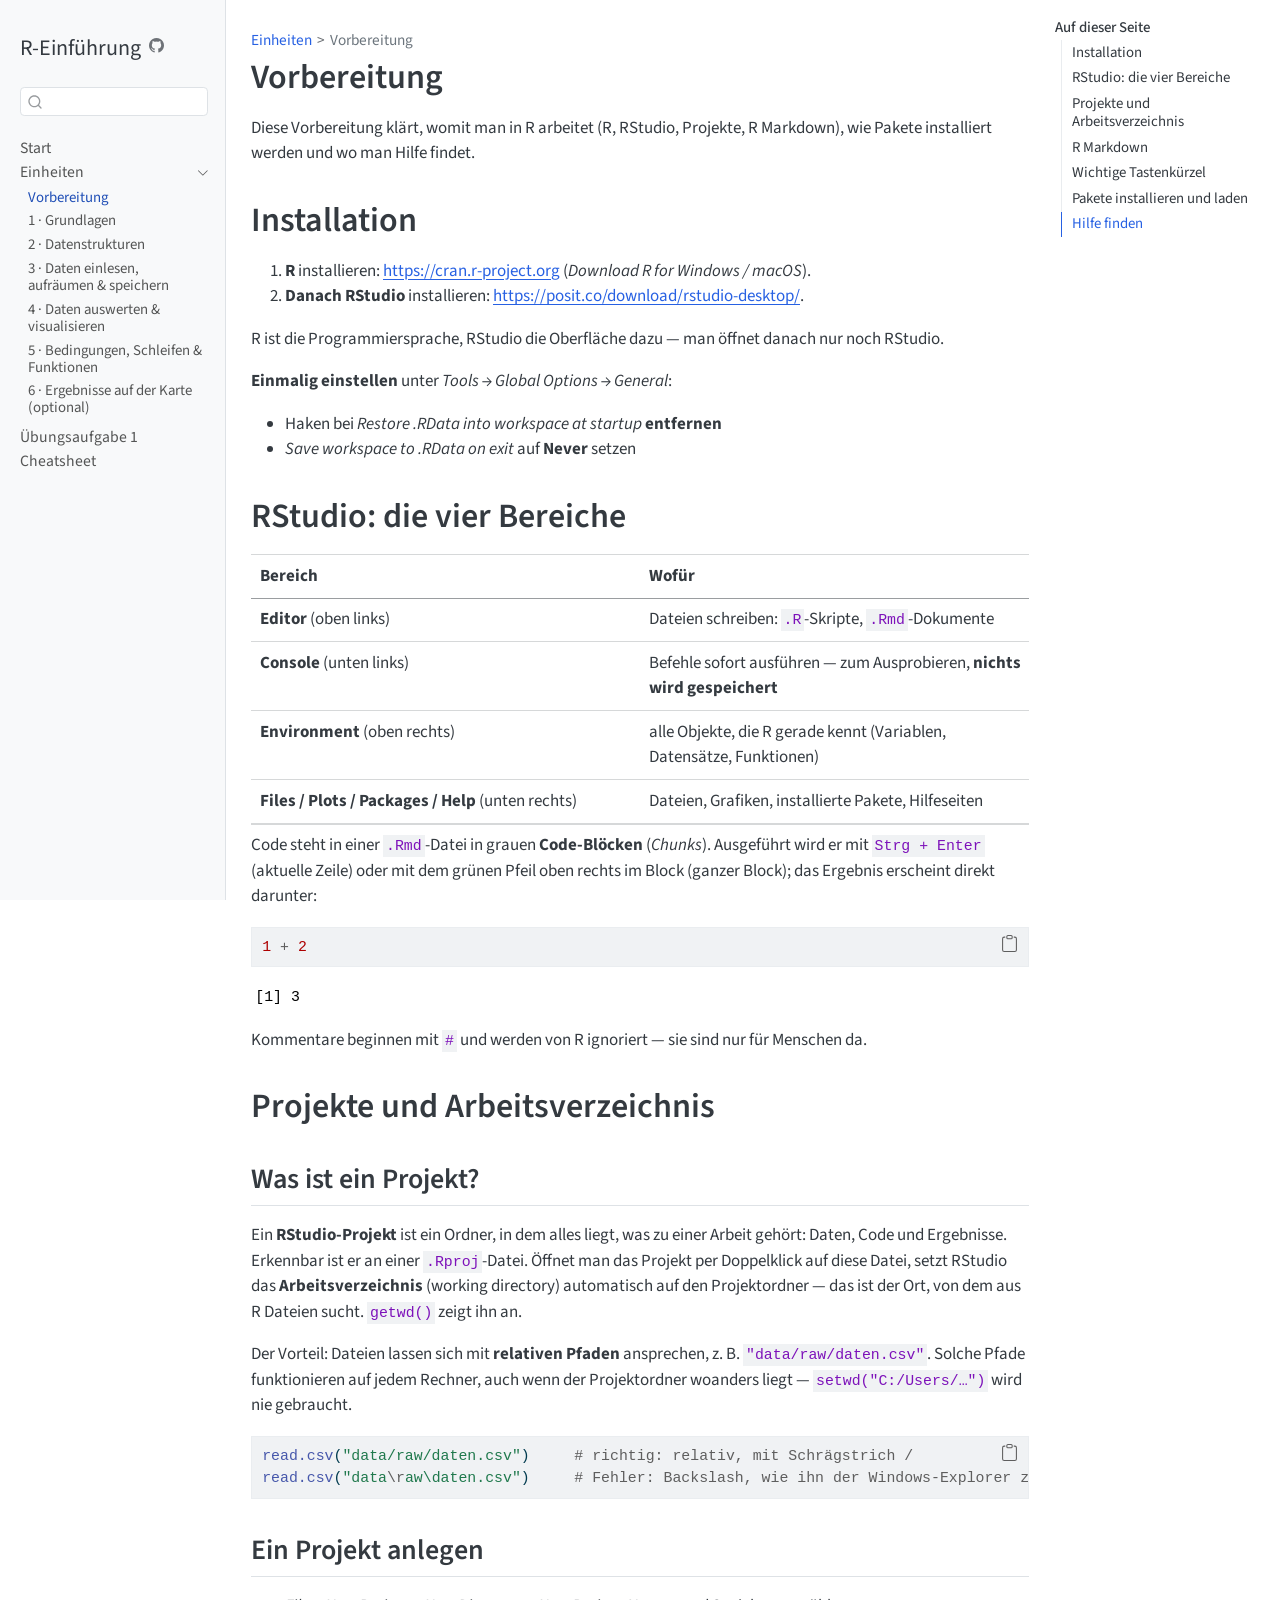
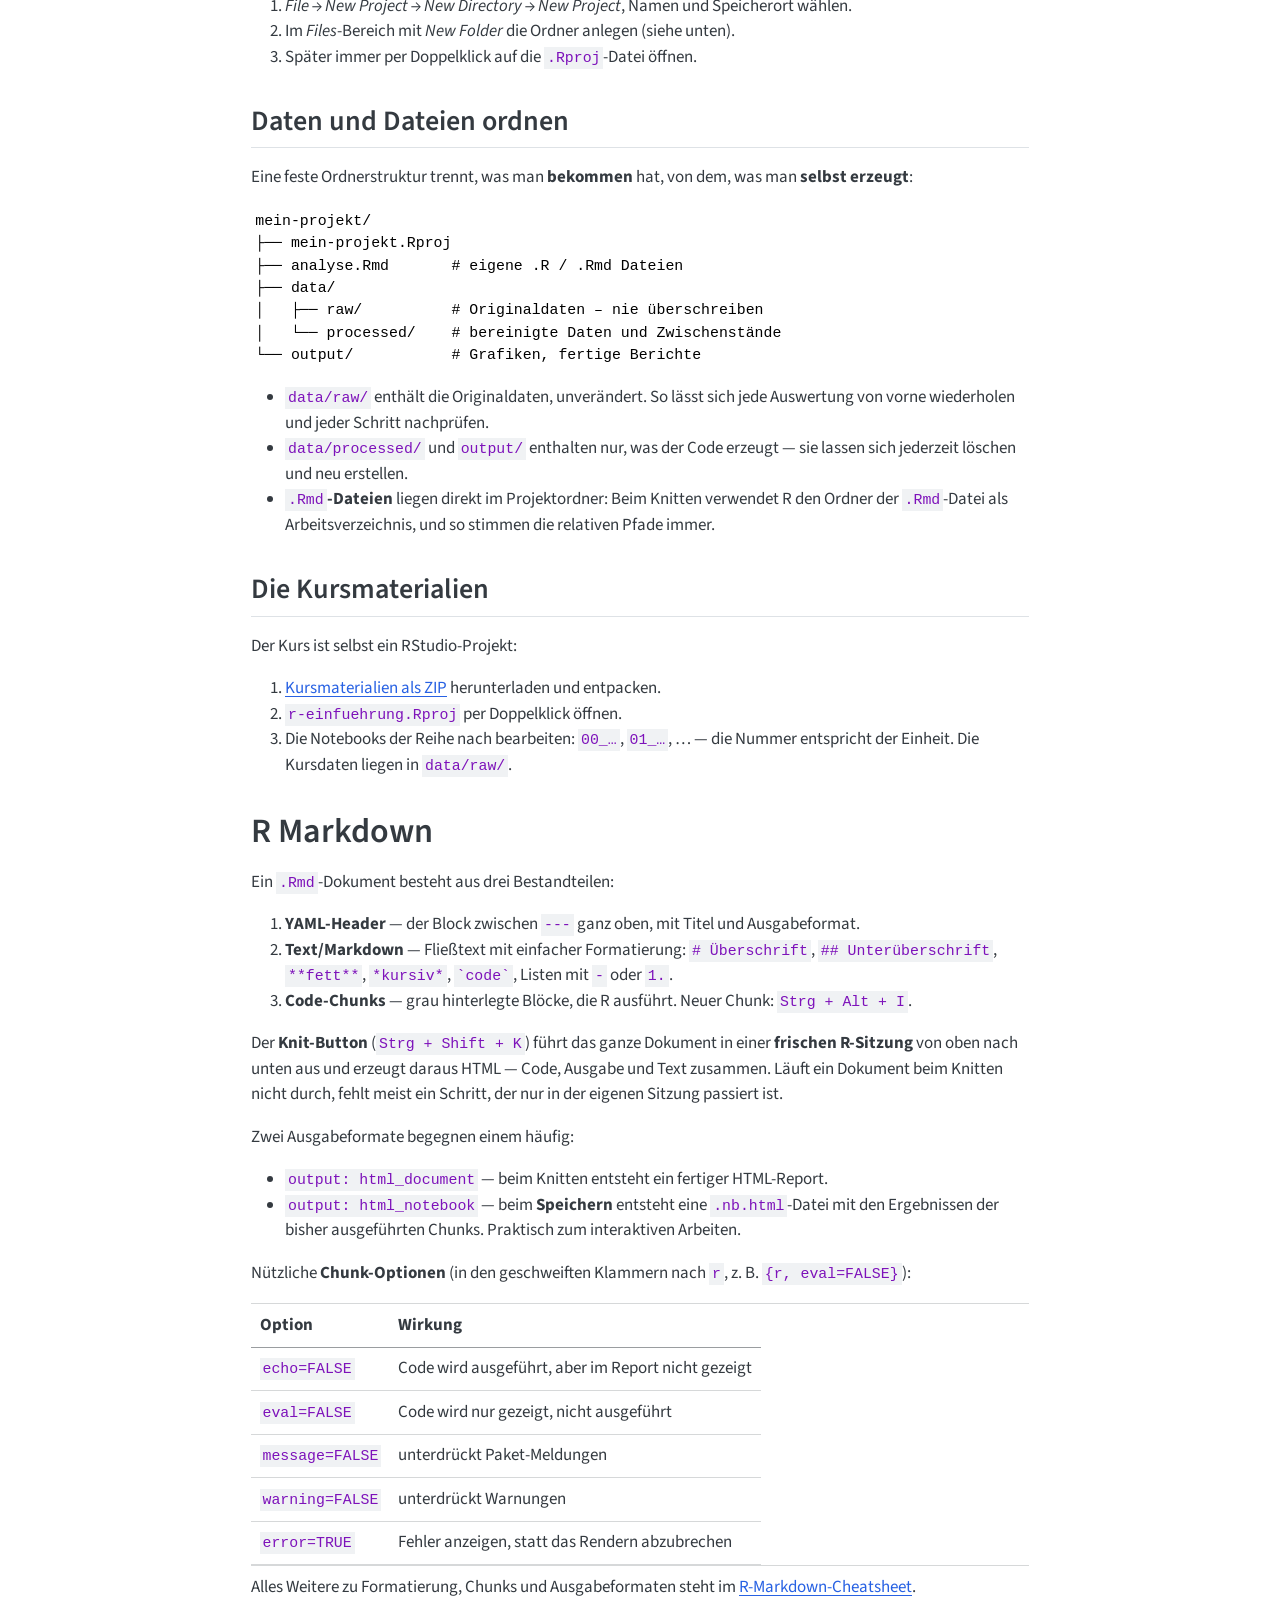
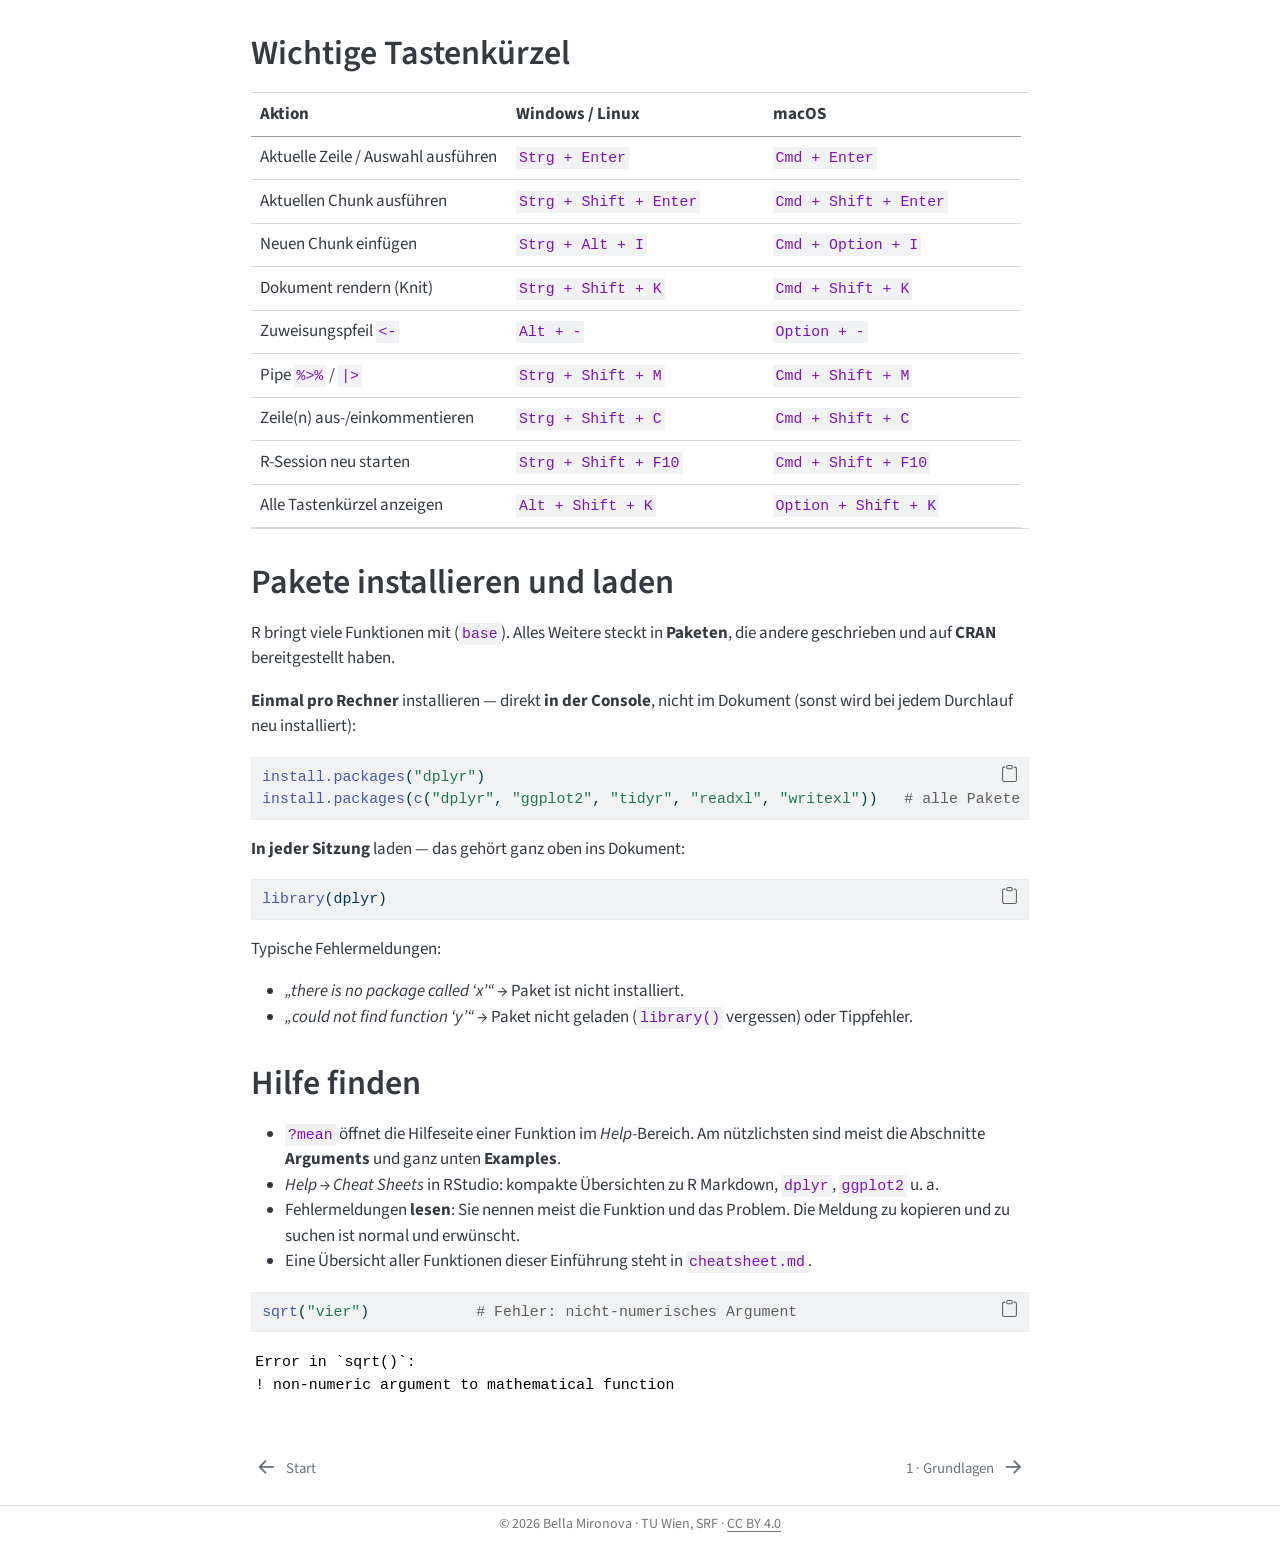
<file: docs/vorbereitung.html>
<!DOCTYPE html>
<html xmlns="http://www.w3.org/1999/xhtml" lang="de" xml:lang="de"><head>

<meta charset="utf-8">
<meta name="generator" content="quarto-1.10.18">

<meta name="viewport" content="width=device-width, initial-scale=1.0, user-scalable=yes">


<title>Vorbereitung – R-Einführung</title>
<style>
/* Default styles provided by pandoc.
** See https://pandoc.org/MANUAL.html#variables-for-html for config info.
*/
span.smallcaps{font-variant: small-caps;}
div.columns{display: flex; gap: 1.5em;}
div.column{flex: auto;}
@media screen {
div.columns{gap: min(4vw, 1.5em);}
div.column{overflow-x: auto;}
}
div.hanging-indent{margin-left: 1.5em; text-indent: -1.5em;}
ul.task-list{list-style: none;}
ul.task-list li input[type="checkbox"] {
  width: 0.8em;
  margin: 0 0.8em 0.2em -1em; /* quarto-specific, see https://github.com/quarto-dev/quarto-cli/issues/4556 */ 
  vertical-align: middle;
}
/* CSS for syntax highlighting */
html { -webkit-text-size-adjust: 100%; }
pre > code.sourceCode { white-space: pre; position: relative; }
pre > code.sourceCode > span { display: inline-block; line-height: 1.25; }
pre > code.sourceCode > span:empty { height: 1.2em; }
.sourceCode { overflow: visible; }
code.sourceCode > span { color: inherit; text-decoration: inherit; }
div.sourceCode { margin: 1em 0; }
pre.sourceCode { margin: 0; }
@media screen {
div.sourceCode { overflow: auto; }
}
@media print {
pre > code.sourceCode { white-space: pre-wrap; }
pre > code.sourceCode > span { text-indent: -5em; padding-left: 5em; }
}
pre.numberSource code
  { counter-reset: source-line 0; }
pre.numberSource code > span
  { position: relative; left: -4em; counter-increment: source-line; }
pre.numberSource code > span > a:first-child::before
  { content: counter(source-line);
    position: relative; left: -1em; text-align: right; vertical-align: baseline;
    border: none; display: inline-block;
    -webkit-touch-callout: none; -webkit-user-select: none;
    -khtml-user-select: none; -moz-user-select: none;
    -ms-user-select: none; user-select: none;
    padding: 0 4px; width: 4em;
  }
pre.numberSource { margin-left: 3em;  padding-left: 4px; }
div.sourceCode
  {   }
@media screen {
pre > code.sourceCode > span > a:first-child::before { text-decoration: underline; }
}
</style>


<script src="site_libs/quarto-nav/quarto-nav.js"></script>
<script src="site_libs/quarto-nav/headroom.min.js"></script>
<script src="site_libs/clipboard/clipboard.min.js"></script>
<script src="site_libs/quarto-search/autocomplete.umd.js"></script>
<script src="site_libs/quarto-search/fuse.min.js"></script>
<script src="site_libs/quarto-search/quarto-search.js"></script>
<meta name="quarto:offset" content="./">
<link href="./einheit-1.html" rel="next">
<link href="./index.html" rel="prev">
<script src="site_libs/quarto-html/quarto.js" type="module"></script>
<script src="site_libs/quarto-html/tabsets/tabsets.js" type="module"></script>
<script src="site_libs/quarto-html/popper.min.js"></script>
<script src="site_libs/quarto-html/tippy.umd.min.js"></script>
<script src="site_libs/quarto-html/anchor.min.js"></script>
<link href="site_libs/quarto-html/tippy.css" rel="stylesheet">
<link href="site_libs/quarto-html/quarto-syntax-highlighting-64a204ab8560d761af7679ceaba22944.css" rel="stylesheet" id="quarto-text-highlighting-styles">
<script src="site_libs/bootstrap/bootstrap.min.js"></script>
<link href="site_libs/bootstrap/bootstrap-icons.css" rel="stylesheet">
<link href="site_libs/bootstrap/bootstrap-b780e26fcea2d1faebb34e9a9f24195f.min.css" rel="stylesheet" append-hash="true" id="quarto-bootstrap" data-mode="light">
<script id="quarto-search-options" type="application/json">{
  "location": "sidebar",
  "copy-button": false,
  "collapse-after": 3,
  "panel-placement": "start",
  "type": "textbox",
  "limit": 50,
  "keyboard-shortcut": [
    "f",
    "/",
    "s"
  ],
  "show-item-context": false,
  "language": {
    "search-no-results-text": "Keine Treffer",
    "search-matching-documents-text": "Treffer",
    "search-copy-link-title": "Link in die Suche kopieren",
    "search-hide-matches-text": "Zusätzliche Treffer verbergen",
    "search-more-match-text": "weitere Treffer in diesem Dokument",
    "search-more-matches-text": "weitere Treffer in diesem Dokument",
    "search-clear-button-title": "Zurücksetzen",
    "search-text-placeholder": "",
    "search-detached-cancel-button-title": "Abbrechen",
    "search-submit-button-title": "Abschicken",
    "search-label": "Suchen"
  }
}</script>


<link rel="stylesheet" href="styles.css">
</head>

<body class="nav-sidebar docked quarto-light">

<div id="quarto-search-results"></div>
  <header id="quarto-header" class="headroom fixed-top">
  <nav class="quarto-secondary-nav">
    <div class="container-fluid d-flex">
      <button type="button" class="quarto-btn-toggle btn" data-bs-toggle="collapse" role="button" data-bs-target=".quarto-sidebar-collapse-item" aria-controls="quarto-sidebar" aria-expanded="false" aria-label="Seitenleiste umschalten" onclick="if (window.quartoToggleHeadroom) { window.quartoToggleHeadroom(); }">
        <i class="bi bi-layout-text-sidebar-reverse"></i>
      </button>
        <nav class="quarto-page-breadcrumbs" aria-label="breadcrumb"><ol class="breadcrumb"><li class="breadcrumb-item"><a href="./vorbereitung.html">Einheiten</a></li><li class="breadcrumb-item"><a href="./vorbereitung.html">Vorbereitung</a></li></ol></nav>
        <a class="flex-grow-1" role="navigation" data-bs-toggle="collapse" data-bs-target=".quarto-sidebar-collapse-item" aria-controls="quarto-sidebar" aria-expanded="false" aria-label="Seitenleiste umschalten" onclick="if (window.quartoToggleHeadroom) { window.quartoToggleHeadroom(); }">      
        </a>
      <button type="button" class="btn quarto-search-button" aria-label="Suchen" onclick="window.quartoOpenSearch();">
        <i class="bi bi-search"></i>
      </button>
    </div>
  </nav>
</header>
<!-- content -->
<div id="quarto-content" class="quarto-container page-columns page-rows-contents page-layout-article">
<!-- sidebar -->
  <nav id="quarto-sidebar" class="sidebar collapse collapse-horizontal quarto-sidebar-collapse-item sidebar-navigation docked overflow-auto">
    <div class="pt-lg-2 mt-2 text-left sidebar-header">
    <div class="sidebar-title mb-0 py-0">
      <a href="./">R-Einführung</a> 
        <div class="sidebar-tools-main">
    <a href="https://github.com/bella-mir/r-einfuehrung" title="" class="quarto-navigation-tool px-1" aria-label=""><i class="bi bi-github"></i></a>
</div>
    </div>
      </div>
        <div class="mt-2 flex-shrink-0 align-items-center">
        <div class="sidebar-search">
        <div id="quarto-search" class="" title="Suchen"></div>
        </div>
        </div>
    <div class="sidebar-menu-container"> 
    <ul class="list-unstyled mt-1">
        <li class="sidebar-item">
  <div class="sidebar-item-container"> 
  <a href="./index.html" class="sidebar-item-text sidebar-link">
 <span class="menu-text">Start</span></a>
  </div>
</li>
        <li class="sidebar-item sidebar-item-section">
      <div class="sidebar-item-container"> 
            <a class="sidebar-item-text sidebar-link text-start" data-bs-toggle="collapse" data-bs-target="#quarto-sidebar-section-1" role="navigation" aria-expanded="true">
 <span class="menu-text">Einheiten</span></a>
          <a class="sidebar-item-toggle text-start" data-bs-toggle="collapse" data-bs-target="#quarto-sidebar-section-1" role="navigation" aria-expanded="true" aria-label="Abschnitt umschalten">
            <i class="bi bi-chevron-right ms-2"></i>
          </a> 
      </div>
      <ul id="quarto-sidebar-section-1" class="collapse list-unstyled sidebar-section depth1 show">  
          <li class="sidebar-item">
  <div class="sidebar-item-container"> 
  <a href="./vorbereitung.html" class="sidebar-item-text sidebar-link active">
 <span class="menu-text">Vorbereitung</span></a>
  </div>
</li>
          <li class="sidebar-item">
  <div class="sidebar-item-container"> 
  <a href="./einheit-1.html" class="sidebar-item-text sidebar-link">
 <span class="menu-text">1 · Grundlagen</span></a>
  </div>
</li>
          <li class="sidebar-item">
  <div class="sidebar-item-container"> 
  <a href="./einheit-2.html" class="sidebar-item-text sidebar-link">
 <span class="menu-text">2 · Datenstrukturen</span></a>
  </div>
</li>
          <li class="sidebar-item">
  <div class="sidebar-item-container"> 
  <a href="./einheit-3.html" class="sidebar-item-text sidebar-link">
 <span class="menu-text">3 · Daten einlesen, aufräumen &amp; speichern</span></a>
  </div>
</li>
          <li class="sidebar-item">
  <div class="sidebar-item-container"> 
  <a href="./einheit-4.html" class="sidebar-item-text sidebar-link">
 <span class="menu-text">4 · Daten auswerten &amp; visualisieren</span></a>
  </div>
</li>
          <li class="sidebar-item">
  <div class="sidebar-item-container"> 
  <a href="./einheit-5.html" class="sidebar-item-text sidebar-link">
 <span class="menu-text">5 · Bedingungen, Schleifen &amp; Funktionen</span></a>
  </div>
</li>
          <li class="sidebar-item">
  <div class="sidebar-item-container"> 
  <a href="./einheit-6.html" class="sidebar-item-text sidebar-link">
 <span class="menu-text">6 · Ergebnisse auf der Karte (optional)</span></a>
  </div>
</li>
      </ul>
  </li>
        <li class="sidebar-item">
  <div class="sidebar-item-container"> 
  <a href="./uebungsaufgabe-1.html" class="sidebar-item-text sidebar-link">
 <span class="menu-text">Übungsaufgabe 1</span></a>
  </div>
</li>
        <li class="sidebar-item">
  <div class="sidebar-item-container"> 
  <a href="./cheatsheet.html" class="sidebar-item-text sidebar-link">
 <span class="menu-text">Cheatsheet</span></a>
  </div>
</li>
    </ul>
    </div>
</nav>
<div id="quarto-sidebar-glass" class="quarto-sidebar-collapse-item" data-bs-toggle="collapse" data-bs-target=".quarto-sidebar-collapse-item"></div>
<!-- margin-sidebar -->
    <div id="quarto-margin-sidebar" class="sidebar margin-sidebar">
        <nav id="TOC" role="doc-toc" class="toc-active">
    <h2 id="toc-title">Auf dieser Seite</h2>
   
  <ul class="collapse">
  <li><a href="#installation" id="toc-installation" class="nav-link active" data-scroll-target="#installation">Installation</a></li>
  <li><a href="#rstudio-die-vier-bereiche" id="toc-rstudio-die-vier-bereiche" class="nav-link" data-scroll-target="#rstudio-die-vier-bereiche">RStudio: die vier Bereiche</a></li>
  <li><a href="#projekte-und-arbeitsverzeichnis" id="toc-projekte-und-arbeitsverzeichnis" class="nav-link" data-scroll-target="#projekte-und-arbeitsverzeichnis">Projekte und Arbeitsverzeichnis</a>
  <ul class="collapse">
  <li><a href="#was-ist-ein-projekt" id="toc-was-ist-ein-projekt" class="nav-link" data-scroll-target="#was-ist-ein-projekt">Was ist ein Projekt?</a></li>
  <li><a href="#ein-projekt-anlegen" id="toc-ein-projekt-anlegen" class="nav-link" data-scroll-target="#ein-projekt-anlegen">Ein Projekt anlegen</a></li>
  <li><a href="#daten-und-dateien-ordnen" id="toc-daten-und-dateien-ordnen" class="nav-link" data-scroll-target="#daten-und-dateien-ordnen">Daten und Dateien ordnen</a></li>
  <li><a href="#die-kursmaterialien" id="toc-die-kursmaterialien" class="nav-link" data-scroll-target="#die-kursmaterialien">Die Kursmaterialien</a></li>
  </ul></li>
  <li><a href="#r-markdown" id="toc-r-markdown" class="nav-link" data-scroll-target="#r-markdown">R Markdown</a></li>
  <li><a href="#wichtige-tastenkürzel" id="toc-wichtige-tastenkürzel" class="nav-link" data-scroll-target="#wichtige-tastenkürzel">Wichtige Tastenkürzel</a></li>
  <li><a href="#pakete-installieren-und-laden" id="toc-pakete-installieren-und-laden" class="nav-link" data-scroll-target="#pakete-installieren-und-laden">Pakete installieren und laden</a></li>
  <li><a href="#hilfe-finden" id="toc-hilfe-finden" class="nav-link" data-scroll-target="#hilfe-finden">Hilfe finden</a></li>
  </ul>
</nav>
    </div>
<!-- main -->
<main class="content" id="quarto-document-content">

<header id="title-block-header" class="quarto-title-block default"><nav class="quarto-page-breadcrumbs quarto-title-breadcrumbs d-none d-lg-block" aria-label="breadcrumb"><ol class="breadcrumb"><li class="breadcrumb-item"><a href="./vorbereitung.html">Einheiten</a></li><li class="breadcrumb-item"><a href="./vorbereitung.html">Vorbereitung</a></li></ol></nav>
<div class="quarto-title">
<h1 class="title">Vorbereitung</h1>
</div>



<div class="quarto-title-meta">

    
  
    
  </div>
  


</header>


<p>Diese Vorbereitung klärt, womit man in R arbeitet (R, RStudio, Projekte, R Markdown), wie Pakete installiert werden und wo man Hilfe findet.</p>
<section id="installation" class="level1">
<h1>Installation</h1>
<ol type="1">
<li><strong>R</strong> installieren: <a href="https://cran.r-project.org" class="uri">https://cran.r-project.org</a> (<em>Download R for Windows / macOS</em>).</li>
<li><strong>Danach RStudio</strong> installieren: <a href="https://posit.co/download/rstudio-desktop/" class="uri">https://posit.co/download/rstudio-desktop/</a>.</li>
</ol>
<p>R ist die Programmiersprache, RStudio die Oberfläche dazu — man öffnet danach nur noch RStudio.</p>
<p><strong>Einmalig einstellen</strong> unter <em>Tools → Global Options → General</em>:</p>
<ul>
<li>Haken bei <em>Restore .RData into workspace at startup</em> <strong>entfernen</strong></li>
<li><em>Save workspace to .RData on exit</em> auf <strong>Never</strong> setzen</li>
</ul>
</section>
<section id="rstudio-die-vier-bereiche" class="level1">
<h1>RStudio: die vier Bereiche</h1>
<table class="caption-top table">
<colgroup>
<col style="width: 50%">
<col style="width: 50%">
</colgroup>
<thead>
<tr class="header">
<th>Bereich</th>
<th>Wofür</th>
</tr>
</thead>
<tbody>
<tr class="odd">
<td><strong>Editor</strong> (oben links)</td>
<td>Dateien schreiben: <code>.R</code>-Skripte, <code>.Rmd</code>-Dokumente</td>
</tr>
<tr class="even">
<td><strong>Console</strong> (unten links)</td>
<td>Befehle sofort ausführen — zum Ausprobieren, <strong>nichts wird gespeichert</strong></td>
</tr>
<tr class="odd">
<td><strong>Environment</strong> (oben rechts)</td>
<td>alle Objekte, die R gerade kennt (Variablen, Datensätze, Funktionen)</td>
</tr>
<tr class="even">
<td><strong>Files / Plots / Packages / Help</strong> (unten rechts)</td>
<td>Dateien, Grafiken, installierte Pakete, Hilfeseiten</td>
</tr>
</tbody>
</table>
<p>Code steht in einer <code>.Rmd</code>-Datei in grauen <strong>Code-Blöcken</strong> (<em>Chunks</em>). Ausgeführt wird er mit <code>Strg + Enter</code> (aktuelle Zeile) oder mit dem grünen Pfeil oben rechts im Block (ganzer Block); das Ergebnis erscheint direkt darunter:</p>
<div class="cell">
<div class="code-copy-outer-scaffold"><div class="sourceCode cell-code" id="cb1"><pre class="sourceCode r code-with-copy"><code class="sourceCode r"><span id="cb1-1"><a href="#cb1-1" aria-hidden="true" tabindex="-1"></a><span class="dv">1</span> <span class="sc">+</span> <span class="dv">2</span></span></code></pre></div><button title="In die Zwischenablage kopieren" class="code-copy-button"><i class="bi"></i></button></div>
<div class="cell-output cell-output-stdout">
<pre><code>[1] 3</code></pre>
</div>
</div>
<p>Kommentare beginnen mit <code>#</code> und werden von R ignoriert — sie sind nur für Menschen da.</p>
</section>
<section id="projekte-und-arbeitsverzeichnis" class="level1">
<h1>Projekte und Arbeitsverzeichnis</h1>
<section id="was-ist-ein-projekt" class="level2">
<h2 class="anchored" data-anchor-id="was-ist-ein-projekt">Was ist ein Projekt?</h2>
<p>Ein <strong>RStudio-Projekt</strong> ist ein Ordner, in dem alles liegt, was zu einer Arbeit gehört: Daten, Code und Ergebnisse. Erkennbar ist er an einer <code>.Rproj</code>-Datei. Öffnet man das Projekt per Doppelklick auf diese Datei, setzt RStudio das <strong>Arbeitsverzeichnis</strong> (working directory) automatisch auf den Projektordner — das ist der Ort, von dem aus R Dateien sucht. <code>getwd()</code> zeigt ihn an.</p>
<p>Der Vorteil: Dateien lassen sich mit <strong>relativen Pfaden</strong> ansprechen, z. B. <code>"data/raw/daten.csv"</code>. Solche Pfade funktionieren auf jedem Rechner, auch wenn der Projektordner woanders liegt — <code>setwd("C:/Users/…")</code> wird nie gebraucht.</p>
<div class="cell">
<div class="code-copy-outer-scaffold"><div class="sourceCode cell-code" id="cb3"><pre class="sourceCode r code-with-copy"><code class="sourceCode r"><span id="cb3-1"><a href="#cb3-1" aria-hidden="true" tabindex="-1"></a><span class="fu">read.csv</span>(<span class="st">"data/raw/daten.csv"</span>)     <span class="co"># richtig: relativ, mit Schrägstrich /</span></span>
<span id="cb3-2"><a href="#cb3-2" aria-hidden="true" tabindex="-1"></a><span class="fu">read.csv</span>(<span class="st">"data</span><span class="sc">\r</span><span class="st">aw\daten.csv"</span>)     <span class="co"># Fehler: Backslash, wie ihn der Windows-Explorer zeigt</span></span></code></pre></div><button title="In die Zwischenablage kopieren" class="code-copy-button"><i class="bi"></i></button></div>
</div>
</section>
<section id="ein-projekt-anlegen" class="level2">
<h2 class="anchored" data-anchor-id="ein-projekt-anlegen">Ein Projekt anlegen</h2>
<ol type="1">
<li><em>File → New Project → New Directory → New Project</em>, Namen und Speicherort wählen.</li>
<li>Im <em>Files</em>-Bereich mit <em>New Folder</em> die Ordner anlegen (siehe unten).</li>
<li>Später immer per Doppelklick auf die <code>.Rproj</code>-Datei öffnen.</li>
</ol>
</section>
<section id="daten-und-dateien-ordnen" class="level2">
<h2 class="anchored" data-anchor-id="daten-und-dateien-ordnen">Daten und Dateien ordnen</h2>
<p>Eine feste Ordnerstruktur trennt, was man <strong>bekommen</strong> hat, von dem, was man <strong>selbst erzeugt</strong>:</p>
<pre><code>mein-projekt/
├── mein-projekt.Rproj
├── analyse.Rmd       # eigene .R / .Rmd Dateien
├── data/
│   ├── raw/          # Originaldaten – nie überschreiben
│   └── processed/    # bereinigte Daten und Zwischenstände
└── output/           # Grafiken, fertige Berichte</code></pre>
<ul>
<li><strong><code>data/raw/</code></strong> enthält die Originaldaten, unverändert. So lässt sich jede Auswertung von vorne wiederholen und jeder Schritt nachprüfen.</li>
<li><strong><code>data/processed/</code></strong> und <strong><code>output/</code></strong> enthalten nur, was der Code erzeugt — sie lassen sich jederzeit löschen und neu erstellen.</li>
<li><strong><code>.Rmd</code>-Dateien</strong> liegen direkt im Projektordner: Beim Knitten verwendet R den Ordner der <code>.Rmd</code>-Datei als Arbeitsverzeichnis, und so stimmen die relativen Pfade immer.</li>
</ul>
</section>
<section id="die-kursmaterialien" class="level2">
<h2 class="anchored" data-anchor-id="die-kursmaterialien">Die Kursmaterialien</h2>
<p>Der Kurs ist selbst ein RStudio-Projekt:</p>
<ol type="1">
<li><a href="https://github.com/bella-mir/r-einfuehrung/archive/refs/heads/main.zip">Kursmaterialien als ZIP</a> herunterladen und entpacken.</li>
<li><code>r-einfuehrung.Rproj</code> per Doppelklick öffnen.</li>
<li>Die Notebooks der Reihe nach bearbeiten: <code>00_…</code>, <code>01_…</code>, … — die Nummer entspricht der Einheit. Die Kursdaten liegen in <code>data/raw/</code>.</li>
</ol>
</section>
</section>
<section id="r-markdown" class="level1">
<h1>R Markdown</h1>
<p>Ein <code>.Rmd</code>-Dokument besteht aus drei Bestandteilen:</p>
<ol type="1">
<li><strong>YAML-Header</strong> — der Block zwischen <code>---</code> ganz oben, mit Titel und Ausgabeformat.</li>
<li><strong>Text/Markdown</strong> — Fließtext mit einfacher Formatierung: <code># Überschrift</code>, <code>## Unterüberschrift</code>, <code>**fett**</code>, <code>*kursiv*</code>, <code>`code`</code>, Listen mit <code>-</code> oder <code>1.</code>.</li>
<li><strong>Code-Chunks</strong> — grau hinterlegte Blöcke, die R ausführt. Neuer Chunk: <code>Strg + Alt + I</code>.</li>
</ol>
<p>Der <strong>Knit-Button</strong> (<code>Strg + Shift + K</code>) führt das ganze Dokument in einer <strong>frischen R-Sitzung</strong> von oben nach unten aus und erzeugt daraus HTML — Code, Ausgabe und Text zusammen. Läuft ein Dokument beim Knitten nicht durch, fehlt meist ein Schritt, der nur in der eigenen Sitzung passiert ist.</p>
<p>Zwei Ausgabeformate begegnen einem häufig:</p>
<ul>
<li><code>output: html_document</code> — beim Knitten entsteht ein fertiger HTML-Report.</li>
<li><code>output: html_notebook</code> — beim <strong>Speichern</strong> entsteht eine <code>.nb.html</code>-Datei mit den Ergebnissen der bisher ausgeführten Chunks. Praktisch zum interaktiven Arbeiten.</li>
</ul>
<p>Nützliche <strong>Chunk-Optionen</strong> (in den geschweiften Klammern nach <code>r</code>, z. B. <code>{r, eval=FALSE}</code>):</p>
<table class="caption-top table">
<thead>
<tr class="header">
<th>Option</th>
<th>Wirkung</th>
</tr>
</thead>
<tbody>
<tr class="odd">
<td><code>echo=FALSE</code></td>
<td>Code wird ausgeführt, aber im Report nicht gezeigt</td>
</tr>
<tr class="even">
<td><code>eval=FALSE</code></td>
<td>Code wird nur gezeigt, nicht ausgeführt</td>
</tr>
<tr class="odd">
<td><code>message=FALSE</code></td>
<td>unterdrückt Paket-Meldungen</td>
</tr>
<tr class="even">
<td><code>warning=FALSE</code></td>
<td>unterdrückt Warnungen</td>
</tr>
<tr class="odd">
<td><code>error=TRUE</code></td>
<td>Fehler anzeigen, statt das Rendern abzubrechen</td>
</tr>
</tbody>
</table>
<p>Alles Weitere zu Formatierung, Chunks und Ausgabeformaten steht im <a href="https://rstudio.github.io/cheatsheets/html/rmarkdown.html">R-Markdown-Cheatsheet</a>.</p>
</section>
<section id="wichtige-tastenkürzel" class="level1">
<h1>Wichtige Tastenkürzel</h1>
<table class="caption-top table">
<colgroup>
<col style="width: 33%">
<col style="width: 33%">
<col style="width: 33%">
</colgroup>
<thead>
<tr class="header">
<th>Aktion</th>
<th>Windows / Linux</th>
<th>macOS</th>
</tr>
</thead>
<tbody>
<tr class="odd">
<td>Aktuelle Zeile / Auswahl ausführen</td>
<td><code>Strg + Enter</code></td>
<td><code>Cmd + Enter</code></td>
</tr>
<tr class="even">
<td>Aktuellen Chunk ausführen</td>
<td><code>Strg + Shift + Enter</code></td>
<td><code>Cmd + Shift + Enter</code></td>
</tr>
<tr class="odd">
<td>Neuen Chunk einfügen</td>
<td><code>Strg + Alt + I</code></td>
<td><code>Cmd + Option + I</code></td>
</tr>
<tr class="even">
<td>Dokument rendern (Knit)</td>
<td><code>Strg + Shift + K</code></td>
<td><code>Cmd + Shift + K</code></td>
</tr>
<tr class="odd">
<td>Zuweisungspfeil <code>&lt;-</code></td>
<td><code>Alt + -</code></td>
<td><code>Option + -</code></td>
</tr>
<tr class="even">
<td>Pipe <code>%&gt;%</code> / <code>|&gt;</code></td>
<td><code>Strg + Shift + M</code></td>
<td><code>Cmd + Shift + M</code></td>
</tr>
<tr class="odd">
<td>Zeile(n) aus-/einkommentieren</td>
<td><code>Strg + Shift + C</code></td>
<td><code>Cmd + Shift + C</code></td>
</tr>
<tr class="even">
<td>R-Session neu starten</td>
<td><code>Strg + Shift + F10</code></td>
<td><code>Cmd + Shift + F10</code></td>
</tr>
<tr class="odd">
<td>Alle Tastenkürzel anzeigen</td>
<td><code>Alt + Shift + K</code></td>
<td><code>Option + Shift + K</code></td>
</tr>
</tbody>
</table>
</section>
<section id="pakete-installieren-und-laden" class="level1">
<h1>Pakete installieren und laden</h1>
<p>R bringt viele Funktionen mit (<code>base</code>). Alles Weitere steckt in <strong>Paketen</strong>, die andere geschrieben und auf <strong>CRAN</strong> bereitgestellt haben.</p>
<p><strong>Einmal pro Rechner</strong> installieren — direkt <strong>in der Console</strong>, nicht im Dokument (sonst wird bei jedem Durchlauf neu installiert):</p>
<div class="cell">
<div class="code-copy-outer-scaffold"><div class="sourceCode cell-code" id="cb5"><pre class="sourceCode r code-with-copy"><code class="sourceCode r"><span id="cb5-1"><a href="#cb5-1" aria-hidden="true" tabindex="-1"></a><span class="fu">install.packages</span>(<span class="st">"dplyr"</span>)</span>
<span id="cb5-2"><a href="#cb5-2" aria-hidden="true" tabindex="-1"></a><span class="fu">install.packages</span>(<span class="fu">c</span>(<span class="st">"dplyr"</span>, <span class="st">"ggplot2"</span>, <span class="st">"tidyr"</span>, <span class="st">"readxl"</span>, <span class="st">"writexl"</span>))   <span class="co"># alle Pakete dieses Kurses</span></span></code></pre></div><button title="In die Zwischenablage kopieren" class="code-copy-button"><i class="bi"></i></button></div>
</div>
<p><strong>In jeder Sitzung</strong> laden — das gehört ganz oben ins Dokument:</p>
<div class="cell">
<div class="code-copy-outer-scaffold"><div class="sourceCode cell-code" id="cb6"><pre class="sourceCode r code-with-copy"><code class="sourceCode r"><span id="cb6-1"><a href="#cb6-1" aria-hidden="true" tabindex="-1"></a><span class="fu">library</span>(dplyr)</span></code></pre></div><button title="In die Zwischenablage kopieren" class="code-copy-button"><i class="bi"></i></button></div>
</div>
<p>Typische Fehlermeldungen:</p>
<ul>
<li><em>„there is no package called ‘x’“</em> → Paket ist nicht installiert.</li>
<li><em>„could not find function ‘y’“</em> → Paket nicht geladen (<code>library()</code> vergessen) oder Tippfehler.</li>
</ul>
</section>
<section id="hilfe-finden" class="level1">
<h1>Hilfe finden</h1>
<ul>
<li><code>?mean</code> öffnet die Hilfeseite einer Funktion im <em>Help</em>-Bereich. Am nützlichsten sind meist die Abschnitte <strong>Arguments</strong> und ganz unten <strong>Examples</strong>.</li>
<li><em>Help → Cheat Sheets</em> in RStudio: kompakte Übersichten zu R Markdown, <code>dplyr</code>, <code>ggplot2</code> u. a.</li>
<li>Fehlermeldungen <strong>lesen</strong>: Sie nennen meist die Funktion und das Problem. Die Meldung zu kopieren und zu suchen ist normal und erwünscht.</li>
<li>Eine Übersicht aller Funktionen dieser Einführung steht in <code>cheatsheet.md</code>.</li>
</ul>
<div class="cell">
<div class="code-copy-outer-scaffold"><div class="sourceCode cell-code" id="cb7"><pre class="sourceCode r code-with-copy"><code class="sourceCode r"><span id="cb7-1"><a href="#cb7-1" aria-hidden="true" tabindex="-1"></a><span class="fu">sqrt</span>(<span class="st">"vier"</span>)            <span class="co"># Fehler: nicht-numerisches Argument</span></span></code></pre></div><button title="In die Zwischenablage kopieren" class="code-copy-button"><i class="bi"></i></button></div>
<div class="cell-output cell-output-error">
<pre><code>Error in `sqrt()`:
! non-numeric argument to mathematical function</code></pre>
</div>
</div>


</section>

</main> <!-- /main -->
<script id="quarto-html-after-body" type="application/javascript">
  window.document.addEventListener("DOMContentLoaded", function (event) {
    const icon = "";
    const anchorJS = new window.AnchorJS();
    anchorJS.options = {
      placement: 'right',
      icon: icon
    };
    anchorJS.add('.anchored');
    const isCodeAnnotation = (el) => {
      for (const clz of el.classList) {
        if (clz.startsWith('code-annotation-')) {                     
          return true;
        }
      }
      return false;
    }
    const onCopySuccess = function(e) {
      // button target
      const button = e.trigger;
      // don't keep focus
      button.blur();
      // flash "checked"
      button.classList.add('code-copy-button-checked');
      var currentTitle = button.getAttribute("title");
      button.setAttribute("title", "Kopiert");
      let tooltip;
      if (window.bootstrap) {
        button.setAttribute("data-bs-toggle", "tooltip");
        button.setAttribute("data-bs-placement", "left");
        button.setAttribute("data-bs-title", "Kopiert");
        tooltip = new bootstrap.Tooltip(button, 
          { trigger: "manual", 
            customClass: "code-copy-button-tooltip",
            offset: [0, -8]});
        tooltip.show();    
      }
      setTimeout(function() {
        if (tooltip) {
          tooltip.hide();
          button.removeAttribute("data-bs-title");
          button.removeAttribute("data-bs-toggle");
          button.removeAttribute("data-bs-placement");
        }
        button.setAttribute("title", currentTitle);
        button.classList.remove('code-copy-button-checked');
      }, 1000);
      // clear code selection
      e.clearSelection();
    }
    const getTextToCopy = function(trigger) {
      const outerScaffold = trigger.parentElement.cloneNode(true);
      const codeEl = outerScaffold.querySelector('code');
      for (const childEl of codeEl.children) {
        if (isCodeAnnotation(childEl)) {
          childEl.remove();
        }
      }
      return codeEl.innerText;
    }
    const clipboard = new window.ClipboardJS('.code-copy-button:not([data-in-quarto-modal])', {
      text: getTextToCopy
    });
    clipboard.on('success', onCopySuccess);
    if (window.document.getElementById('quarto-embedded-source-code-modal')) {
      const clipboardModal = new window.ClipboardJS('.code-copy-button[data-in-quarto-modal]', {
        text: getTextToCopy,
        container: window.document.getElementById('quarto-embedded-source-code-modal')
      });
      clipboardModal.on('success', onCopySuccess);
    }
      var localhostRegex = new RegExp(/^(?:http|https):\/\/localhost\:?[0-9]*\//);
      var mailtoRegex = new RegExp(/^mailto:/);
        var filterRegex = new RegExp('/' + window.location.host + '/');
      var isInternal = (href) => {
          return filterRegex.test(href) || localhostRegex.test(href) || mailtoRegex.test(href);
      }
      // Inspect non-navigation links and adorn them if external
     var links = window.document.querySelectorAll('a[href]:not(.nav-link):not(.navbar-brand):not(.toc-action):not(.sidebar-link):not(.sidebar-item-toggle):not(.pagination-link):not(.no-external):not([aria-hidden]):not(.dropdown-item):not(.quarto-navigation-tool):not(.about-link)');
      for (var i=0; i<links.length; i++) {
        const link = links[i];
        if (!isInternal(link.href)) {
          // undo the damage that might have been done by quarto-nav.js in the case of
          // links that we want to consider external
          if (link.dataset.originalHref !== undefined) {
            link.href = link.dataset.originalHref;
          }
        }
      }
    function tippyHover(el, contentFn, onTriggerFn, onUntriggerFn) {
      const config = {
        allowHTML: true,
        maxWidth: 500,
        delay: 100,
        arrow: false,
        appendTo: function(el) {
            return el.parentElement;
        },
        interactive: true,
        interactiveBorder: 10,
        theme: 'quarto',
        placement: 'bottom-start',
      };
      if (contentFn) {
        config.content = contentFn;
      }
      if (onTriggerFn) {
        config.onTrigger = onTriggerFn;
      }
      if (onUntriggerFn) {
        config.onUntrigger = onUntriggerFn;
      }
      window.tippy(el, config); 
    }
    const noterefs = window.document.querySelectorAll('a[role="doc-noteref"]');
    for (var i=0; i<noterefs.length; i++) {
      const ref = noterefs[i];
      tippyHover(ref, function() {
        // use id or data attribute instead here
        let href = ref.getAttribute('data-footnote-href') || ref.getAttribute('href');
        try { href = new URL(href).hash; } catch {}
        const id = href.replace(/^#\/?/, "");
        const note = window.document.getElementById(id);
        if (note) {
          return note.innerHTML;
        } else {
          return "";
        }
      });
    }
    const xrefs = window.document.querySelectorAll('a.quarto-xref');
    const processXRef = (id, note) => {
      // Strip column container classes
      const stripColumnClz = (el) => {
        el.classList.remove("page-full", "page-columns");
        if (el.children) {
          for (const child of el.children) {
            stripColumnClz(child);
          }
        }
      }
      stripColumnClz(note)
      if (id === null || id.startsWith('sec-')) {
        // Special case sections, only their first couple elements
        const container = document.createElement("div");
        if (note.children && note.children.length > 2) {
          container.appendChild(note.children[0].cloneNode(true));
          for (let i = 1; i < note.children.length; i++) {
            const child = note.children[i];
            if (child.tagName === "P" && child.innerText === "") {
              continue;
            } else {
              container.appendChild(child.cloneNode(true));
              break;
            }
          }
          if (window.Quarto?.typesetMath) {
            window.Quarto.typesetMath(container);
          }
          return container.innerHTML
        } else {
          if (window.Quarto?.typesetMath) {
            window.Quarto.typesetMath(note);
          }
          return note.innerHTML;
        }
      } else {
        // Remove any anchor links if they are present
        const anchorLink = note.querySelector('a.anchorjs-link');
        if (anchorLink) {
          anchorLink.remove();
        }
        if (window.Quarto?.typesetMath) {
          window.Quarto.typesetMath(note);
        }
        if (note.classList.contains("callout")) {
          return note.outerHTML;
        } else {
          return note.innerHTML;
        }
      }
    }
    for (var i=0; i<xrefs.length; i++) {
      const xref = xrefs[i];
      tippyHover(xref, undefined, function(instance) {
        instance.disable();
        let url = xref.getAttribute('href');
        let hash = undefined; 
        if (url.startsWith('#')) {
          hash = url;
        } else {
          try { hash = new URL(url).hash; } catch {}
        }
        if (hash) {
          const id = hash.replace(/^#\/?/, "");
          const note = window.document.getElementById(id);
          if (note !== null) {
            try {
              const html = processXRef(id, note.cloneNode(true));
              instance.setContent(html);
            } finally {
              instance.enable();
              instance.show();
            }
          } else {
            // See if we can fetch this
            fetch(url.split('#')[0])
            .then(res => res.text())
            .then(html => {
              const parser = new DOMParser();
              const htmlDoc = parser.parseFromString(html, "text/html");
              const note = htmlDoc.getElementById(id);
              if (note !== null) {
                const html = processXRef(id, note);
                instance.setContent(html);
              } 
            }).finally(() => {
              instance.enable();
              instance.show();
            });
          }
        } else {
          // See if we can fetch a full url (with no hash to target)
          // This is a special case and we should probably do some content thinning / targeting
          fetch(url)
          .then(res => res.text())
          .then(html => {
            const parser = new DOMParser();
            const htmlDoc = parser.parseFromString(html, "text/html");
            const note = htmlDoc.querySelector('main.content');
            if (note !== null) {
              // This should only happen for chapter cross references
              // (since there is no id in the URL)
              // remove the first header
              if (note.children.length > 0 && note.children[0].tagName === "HEADER") {
                note.children[0].remove();
              }
              const html = processXRef(null, note);
              instance.setContent(html);
            } 
          }).finally(() => {
            instance.enable();
            instance.show();
          });
        }
      }, function(instance) {
      });
    }
        let selectedAnnoteEl;
        const selectorForAnnotation = ( cell, annotation) => {
          let cellAttr = 'data-code-cell="' + cell + '"';
          let lineAttr = 'data-code-annotation="' +  annotation + '"';
          const selector = 'span[' + cellAttr + '][' + lineAttr + ']';
          return selector;
        }
        const selectCodeLines = (annoteEl) => {
          const doc = window.document;
          const targetCell = annoteEl.getAttribute("data-target-cell");
          const targetAnnotation = annoteEl.getAttribute("data-target-annotation");
          const annoteSpan = window.document.querySelector(selectorForAnnotation(targetCell, targetAnnotation));
          const lines = annoteSpan.getAttribute("data-code-lines").split(",");
          const lineIds = lines.map((line) => {
            return targetCell + "-" + line;
          })
          let top = null;
          let height = null;
          let parent = null;
          if (lineIds.length > 0) {
              //compute the position of the single el (top and bottom and make a div)
              const el = window.document.getElementById(lineIds[0]);
              top = el.offsetTop;
              height = el.offsetHeight;
              parent = el.parentElement.parentElement;
            if (lineIds.length > 1) {
              const lastEl = window.document.getElementById(lineIds[lineIds.length - 1]);
              const bottom = lastEl.offsetTop + lastEl.offsetHeight;
              height = bottom - top;
            }
            if (top !== null && height !== null && parent !== null) {
              // cook up a div (if necessary) and position it 
              let div = window.document.getElementById("code-annotation-line-highlight");
              if (div === null) {
                div = window.document.createElement("div");
                div.setAttribute("id", "code-annotation-line-highlight");
                div.style.position = 'absolute';
                parent.appendChild(div);
              }
              div.style.top = top - 2 + "px";
              div.style.height = height + 4 + "px";
              div.style.left = 0;
              let gutterDiv = window.document.getElementById("code-annotation-line-highlight-gutter");
              if (gutterDiv === null) {
                gutterDiv = window.document.createElement("div");
                gutterDiv.setAttribute("id", "code-annotation-line-highlight-gutter");
                gutterDiv.style.position = 'absolute';
                const codeCell = window.document.getElementById(targetCell);
                const gutter = codeCell.querySelector('.code-annotation-gutter');
                gutter.appendChild(gutterDiv);
              }
              gutterDiv.style.top = top - 2 + "px";
              gutterDiv.style.height = height + 4 + "px";
            }
            selectedAnnoteEl = annoteEl;
          }
        };
        const unselectCodeLines = () => {
          const elementsIds = ["code-annotation-line-highlight", "code-annotation-line-highlight-gutter"];
          elementsIds.forEach((elId) => {
            const div = window.document.getElementById(elId);
            if (div) {
              div.remove();
            }
          });
          selectedAnnoteEl = undefined;
        };
          // Handle positioning of the toggle
      window.addEventListener(
        "resize",
        throttle(() => {
          elRect = undefined;
          if (selectedAnnoteEl) {
            selectCodeLines(selectedAnnoteEl);
          }
        }, 10)
      );
      function throttle(fn, ms) {
      let throttle = false;
      let timer;
        return (...args) => {
          if(!throttle) { // first call gets through
              fn.apply(this, args);
              throttle = true;
          } else { // all the others get throttled
              if(timer) clearTimeout(timer); // cancel #2
              timer = setTimeout(() => {
                fn.apply(this, args);
                timer = throttle = false;
              }, ms);
          }
        };
      }
        // Attach click handler to the DT
        const annoteDls = window.document.querySelectorAll('dt[data-target-cell]');
        for (const annoteDlNode of annoteDls) {
          annoteDlNode.addEventListener('click', (event) => {
            const clickedEl = event.target;
            if (clickedEl !== selectedAnnoteEl) {
              unselectCodeLines();
              const activeEl = window.document.querySelector('dt[data-target-cell].code-annotation-active');
              if (activeEl) {
                activeEl.classList.remove('code-annotation-active');
              }
              selectCodeLines(clickedEl);
              clickedEl.classList.add('code-annotation-active');
            } else {
              // Unselect the line
              unselectCodeLines();
              clickedEl.classList.remove('code-annotation-active');
            }
          });
        }
    const findCites = (el) => {
      const parentEl = el.parentElement;
      if (parentEl) {
        const cites = parentEl.dataset.cites;
        if (cites) {
          return {
            el,
            cites: cites.split(' ')
          };
        } else {
          return findCites(el.parentElement)
        }
      } else {
        return undefined;
      }
    };
    var bibliorefs = window.document.querySelectorAll('a[role="doc-biblioref"]');
    for (var i=0; i<bibliorefs.length; i++) {
      const ref = bibliorefs[i];
      const citeInfo = findCites(ref);
      if (citeInfo) {
        tippyHover(citeInfo.el, function() {
          var popup = window.document.createElement('div');
          citeInfo.cites.forEach(function(cite) {
            var citeDiv = window.document.createElement('div');
            citeDiv.classList.add('hanging-indent');
            citeDiv.classList.add('csl-entry');
            var biblioDiv = window.document.getElementById('ref-' + cite);
            if (biblioDiv) {
              citeDiv.innerHTML = biblioDiv.innerHTML;
            }
            popup.appendChild(citeDiv);
          });
          return popup.innerHTML;
        });
      }
    }
  });
  </script>
<nav class="page-navigation">
  <div class="nav-page nav-page-previous">
      <a href="./index.html" class="pagination-link" aria-label="Start">
        <i class="bi bi-arrow-left-short"></i> <span class="nav-page-text">Start</span>
      </a>          
  </div>
  <div class="nav-page nav-page-next">
      <a href="./einheit-1.html" class="pagination-link" aria-label="1 · Grundlagen">
        <span class="nav-page-text">1 · Grundlagen</span> <i class="bi bi-arrow-right-short"></i>
      </a>
  </div>
</nav>
</div> <!-- /content -->
<footer class="footer">
  <div class="nav-footer">
    <div class="nav-footer-left">
      &nbsp;
    </div>   
    <div class="nav-footer-center">
<p>© 2026 Bella Mironova · TU Wien, SRF · <a href="https://creativecommons.org/licenses/by/4.0/deed.de">CC BY 4.0</a></p>
</div>
    <div class="nav-footer-right">
      &nbsp;
    </div>
  </div>
</footer>




</body></html>
</file>
<file: docs/site_libs/quarto-html/tippy.css>
.tippy-box[data-animation=fade][data-state=hidden]{opacity:0}[data-tippy-root]{max-width:calc(100vw - 10px)}.tippy-box{position:relative;background-color:#333;color:#fff;border-radius:4px;font-size:14px;line-height:1.4;white-space:normal;outline:0;transition-property:transform,visibility,opacity}.tippy-box[data-placement^=top]>.tippy-arrow{bottom:0}.tippy-box[data-placement^=top]>.tippy-arrow:before{bottom:-7px;left:0;border-width:8px 8px 0;border-top-color:initial;transform-origin:center top}.tippy-box[data-placement^=bottom]>.tippy-arrow{top:0}.tippy-box[data-placement^=bottom]>.tippy-arrow:before{top:-7px;left:0;border-width:0 8px 8px;border-bottom-color:initial;transform-origin:center bottom}.tippy-box[data-placement^=left]>.tippy-arrow{right:0}.tippy-box[data-placement^=left]>.tippy-arrow:before{border-width:8px 0 8px 8px;border-left-color:initial;right:-7px;transform-origin:center left}.tippy-box[data-placement^=right]>.tippy-arrow{left:0}.tippy-box[data-placement^=right]>.tippy-arrow:before{left:-7px;border-width:8px 8px 8px 0;border-right-color:initial;transform-origin:center right}.tippy-box[data-inertia][data-state=visible]{transition-timing-function:cubic-bezier(.54,1.5,.38,1.11)}.tippy-arrow{width:16px;height:16px;color:#333}.tippy-arrow:before{content:"";position:absolute;border-color:transparent;border-style:solid}.tippy-content{position:relative;padding:5px 9px;z-index:1}
</file>
<file: docs/site_libs/quarto-html/quarto-syntax-highlighting-64a204ab8560d761af7679ceaba22944.css>
/* quarto syntax highlight colors */
:root {
  --quarto-hl-ot-color: #003B4F;
  --quarto-hl-at-color: #657422;
  --quarto-hl-ss-color: #20794D;
  --quarto-hl-an-color: #5E5E5E;
  --quarto-hl-fu-color: #4758AB;
  --quarto-hl-st-color: #20794D;
  --quarto-hl-cf-color: #003B4F;
  --quarto-hl-op-color: #5E5E5E;
  --quarto-hl-er-color: #AD0000;
  --quarto-hl-bn-color: #AD0000;
  --quarto-hl-al-color: #AD0000;
  --quarto-hl-va-color: #111111;
  --quarto-hl-bu-color: inherit;
  --quarto-hl-ex-color: inherit;
  --quarto-hl-pp-color: #AD0000;
  --quarto-hl-in-color: #5E5E5E;
  --quarto-hl-vs-color: #20794D;
  --quarto-hl-wa-color: #5E5E5E;
  --quarto-hl-do-color: #5E5E5E;
  --quarto-hl-im-color: #00769E;
  --quarto-hl-ch-color: #20794D;
  --quarto-hl-dt-color: #AD0000;
  --quarto-hl-fl-color: #AD0000;
  --quarto-hl-co-color: #5E5E5E;
  --quarto-hl-cv-color: #5E5E5E;
  --quarto-hl-cn-color: #8f5902;
  --quarto-hl-sc-color: #5E5E5E;
  --quarto-hl-dv-color: #AD0000;
  --quarto-hl-kw-color: #003B4F;
}

/* other quarto variables */
:root {
  --quarto-font-monospace: SFMono-Regular, Menlo, Monaco, Consolas, "Liberation Mono", "Courier New", monospace;
}

/* syntax highlight based on Pandoc's rules */
pre > code.sourceCode > span {
  color: #003B4F;
}

code.sourceCode > span {
  color: #003B4F;
}

div.sourceCode,
div.sourceCode pre.sourceCode {
  color: #003B4F;
}

/* Normal */
code span {
  color: #003B4F;
}

/* Alert */
code span.al {
  color: #AD0000;
  font-style: inherit;
}

/* Annotation */
code span.an {
  color: #5E5E5E;
  font-style: inherit;
}

/* Attribute */
code span.at {
  color: #657422;
  font-style: inherit;
}

/* BaseN */
code span.bn {
  color: #AD0000;
  font-style: inherit;
}

/* BuiltIn */
code span.bu {
  font-style: inherit;
}

/* ControlFlow */
code span.cf {
  color: #003B4F;
  font-weight: bold;
  font-style: inherit;
}

/* Char */
code span.ch {
  color: #20794D;
  font-style: inherit;
}

/* Constant */
code span.cn {
  color: #8f5902;
  font-style: inherit;
}

/* Comment */
code span.co {
  color: #5E5E5E;
  font-style: inherit;
}

/* CommentVar */
code span.cv {
  color: #5E5E5E;
  font-style: italic;
}

/* Documentation */
code span.do {
  color: #5E5E5E;
  font-style: italic;
}

/* DataType */
code span.dt {
  color: #AD0000;
  font-style: inherit;
}

/* DecVal */
code span.dv {
  color: #AD0000;
  font-style: inherit;
}

/* Error */
code span.er {
  color: #AD0000;
  font-style: inherit;
}

/* Extension */
code span.ex {
  font-style: inherit;
}

/* Float */
code span.fl {
  color: #AD0000;
  font-style: inherit;
}

/* Function */
code span.fu {
  color: #4758AB;
  font-style: inherit;
}

/* Import */
code span.im {
  color: #00769E;
  font-style: inherit;
}

/* Information */
code span.in {
  color: #5E5E5E;
  font-style: inherit;
}

/* Keyword */
code span.kw {
  color: #003B4F;
  font-weight: bold;
  font-style: inherit;
}

/* Operator */
code span.op {
  color: #5E5E5E;
  font-style: inherit;
}

/* Other */
code span.ot {
  color: #003B4F;
  font-style: inherit;
}

/* Preprocessor */
code span.pp {
  color: #AD0000;
  font-style: inherit;
}

/* SpecialChar */
code span.sc {
  color: #5E5E5E;
  font-style: inherit;
}

/* SpecialString */
code span.ss {
  color: #20794D;
  font-style: inherit;
}

/* String */
code span.st {
  color: #20794D;
  font-style: inherit;
}

/* Variable */
code span.va {
  color: #111111;
  font-style: inherit;
}

/* VerbatimString */
code span.vs {
  color: #20794D;
  font-style: inherit;
}

/* Warning */
code span.wa {
  color: #5E5E5E;
  font-style: italic;
}

.prevent-inlining {
  content: "</";
}

/*# sourceMappingURL=9d8d5bb603a83b8298b89080a598c93b.css.map */
</file>
<file: docs/styles.css>
/* Keep wide tables (e.g. the cheat sheet) readable on small screens */
main table {
  display: block;
  overflow-x: auto;
}
</file>
